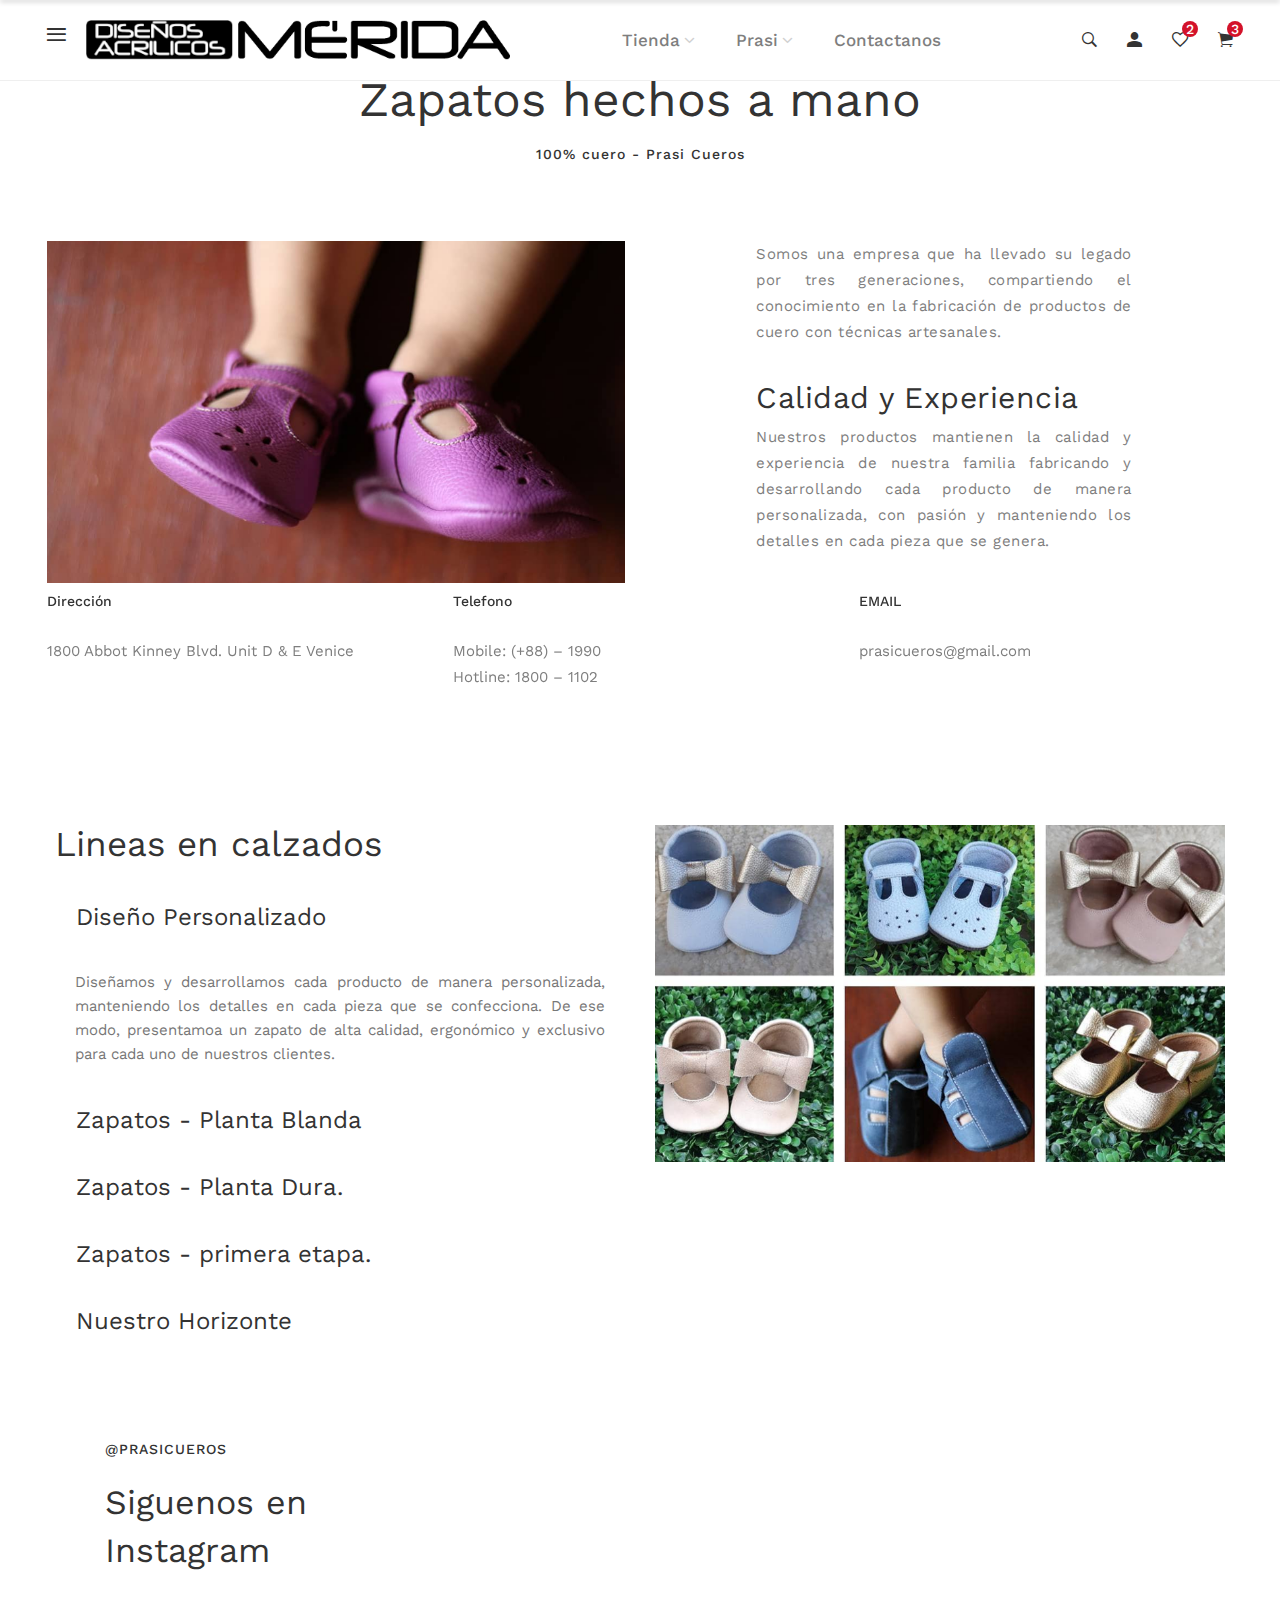
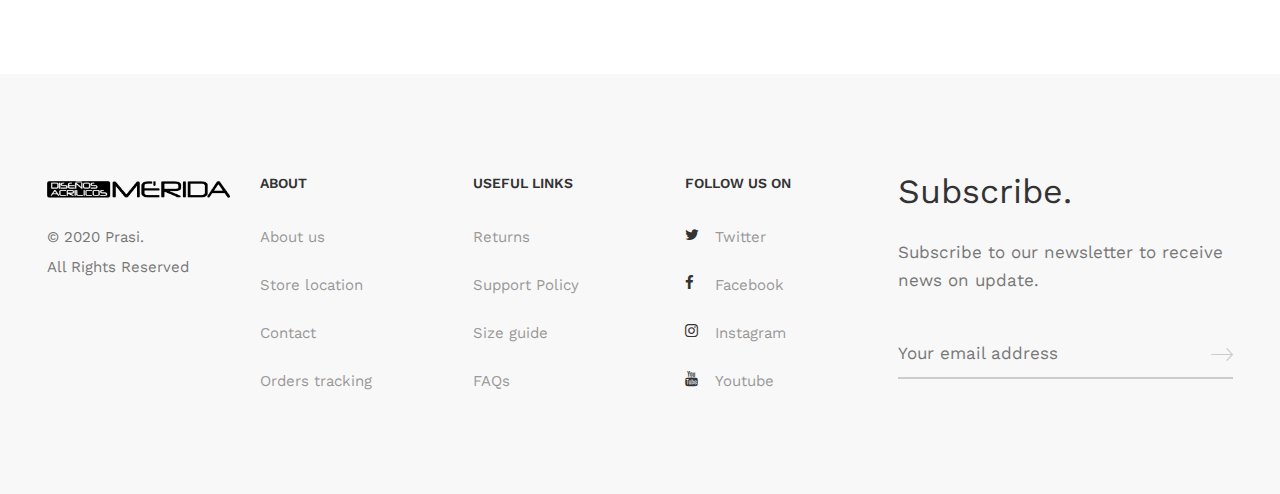
<file: about-us-2.html>
<!DOCTYPE html>
<html class="no-js" lang="zxx">

<head>
	<meta charset="utf-8">
	<meta http-equiv="X-UA-Compatible" content="IE=edge">
	<title>Prasi - Nosotros</title>
	<meta name="description" content="">
	<meta name="viewport" content="width=device-width, initial-scale=1">
	<!-- Favicon -->
	<link rel="icon" href="assets/images/favicon.ico">

	<!-- CSS
	============================================ -->
	<!-- Bootstrap CSS -->
	<link href="assets/css/bootstrap.min.css" rel="stylesheet">

	<!-- FontAwesome CSS -->
	<link href="assets/css/font-awesome.min.css" rel="stylesheet">

	<!-- Ionicons CSS -->
	<link href="assets/css/ionicons.min.css" rel="stylesheet">

	<!-- Themify CSS -->
	<link href="assets/css/themify-icons.css" rel="stylesheet">

	<!-- Plugins CSS -->
	<link href="assets/css/plugins.css" rel="stylesheet">

	<!-- Helper CSS -->
	<link href="assets/css/helper.css" rel="stylesheet">

	<!-- Main CSS -->
	<link href="assets/css/main.css" rel="stylesheet">

	<!-- Modernizer JS -->
	<script src="assets/js/vendor/modernizr-2.8.3.min.js"></script>

</head>

<body>

	
	<!--=============================================
	=            Header offcanvas about         =
	=============================================-->
	
		
	<header class="header header-offcanvas-about header-sticky">
		
		<!--=======  header bottom  =======-->
		
		<div class="header-bottom pt-md-40 pb-md-40 pt-sm-40 pb-sm-40">
			<div class="container wide">

					<!--=======  header bottom container  =======-->
					
					<div class="header-bottom-container">
						
						<!--=======  logo with off canvas  =======-->
						
						<div class="logo-with-offcanvas d-flex">
	
							<!--=======  offcanvas about icon  =======-->
							
							<div class="offcanvas-about-icon mr-20 d-none d-lg-block">
								<a href="javascript:void(0)" id="offcanvas-about-icon">
									<i class="ion-navicon"></i>
								</a>
							</div>
							
							<!--=======  End of offcanvas about icon  =======-->
		
							<!--=======  logo   =======-->
							
							<div class="logo">
								<a href="index.html">
									<img src="assets/images/logo.png" class="img-fluid" alt="">
								</a>
							</div>
							
							<!--=======  End of logo   =======-->
						</div>
						
						<!--=======  End of logo with off canvas  =======-->
	
						<!--=======  header bottom navigation  =======-->
						
						<div class="header-bottom-navigation">
								<div class="site-main-nav d-none d-lg-block">
									<nav class="site-nav center-menu">
										<ul>
											<li class="menu-item-has-children"><a href="shop-left-sidebar.html">Tienda</a>
												<ul class="sub-menu single-column-menu">
                                                    <li><a href="element-recent-products.html">Nueva Coleccion</a></li>
                                                    <li><a href="shop-left-sidebar.html">Botas y Botines</a></li>
                                                    <li><a href="shop-left-sidebar.html">Zapatos</a></li>
                                                    <li><a href="shop-left-sidebar.html">Mocs</a></li>
                                                </ul>
                                            </li>
											<li class="menu-item-has-children"><a href="javascript:void(0)">Prasi</a>
                                                <ul class="sub-menu single-column-menu">
                                                    <li><a href="about-us-2.html">Quienes somos</a></li>
                                                    <li><a href="faq.html">Tabla de tallas</a></li>
                                                    <li><a href="shop-order-tracking.html">Devoluciones</a></li>
                                                </ul>
                                            </li>
											<li><a href="contact-us.html">Contactanos</a></li>
										</ul>
									</nav>
								</div>
						</div>
						
						<!--=======  End of header bottom navigation  =======-->

						<!--=======  headeer right container  =======-->
						
						<div class="header-right-container">

							<!--=======  header right icons  =======-->
							
							<div class="header-right-icons d-flex justify-content-end align-items-center h-100">
								<!--=======  single-icon  =======-->
								
								<div class="single-icon search">
									<a href="javascript:void(0)" id="search-icon">
										<i class="ion-ios-search-strong"></i>
									</a>
								</div>
								
								<!--=======  End of single-icon  =======-->
								<!--=======  single-icon  =======-->
								
								<div class="single-icon user-login">
									<a href="shop-customer-login.html">
										<i class="ion-android-person"></i>
									</a>
								</div>
								
								<!--=======  End of single-icon  =======-->
								<!--=======  single-icon  =======-->
								
								<div class="single-icon wishlist">
									<a href="javascript:void(0)" id="offcanvas-wishlist-icon">
										<i class="ion-android-favorite-outline"></i>
										<span class="count">2</span>
									</a>
								</div>
								
								<!--=======  End of single-icon  =======-->
								<!--=======  single-icon  =======-->
								
								<div class="single-icon cart">
									<a href="javascript:void(0)" id="offcanvas-cart-icon">
										<i class="ion-ios-cart"></i>
										<span class="count">3</span>
									</a>
								</div>
								<!--=======  End of single-icon  =======-->
							</div>
							<!--=======  End of header right icons  =======-->
		
						</div>
						
						<!--=======  End of headeer right container  =======-->
						
						
					</div>
					
					<!--=======  End of header bottom container  =======-->
					
					<!-- Mobile Navigation Start Here -->

					<div class="site-mobile-navigation d-block d-lg-none">
						<div id="dl-menu" class="dl-menuwrapper site-mobile-nav">
							<!--Site Mobile Menu Toggle Start-->
							<button class="dl-trigger hamburger hamburger--spin">
								<span class="hamburger-box">
									<span class="hamburger-inner"></span>
								</span>
							</button><!--Site Mobile Menu Toggle End-->
							<ul class="dl-menu dl-menu-toggle">
								
								<li><a href="#">Tienda</a>
									<ul class="dl-submenu">
										<li><a href="element-recent-products.html">Nueva Coleccion</a></li>
                                        <li><a href="shop-left-sidebar.html">Botas y Botines</a></li>
                                        <li><a href="shop-left-sidebar.html">Zapatos</a></li>
                                        <li><a href="shop-left-sidebar.html">Mocs</a></li>
									</ul>
								</li>
								
								<li><a href="#">Prasi</a>
									<ul class="dl-submenu">
										<li><a href="about-us-2.html">Quienes somos</a></li>
                                        <li><a href="faq.html">Tabla de tallas</a></li>
                                        <li><a href="shop-order-tracking.html">Devoluciones</a></li>
									</ul>
								</li>
								<li><a href="contact-us.html">Contactanos</a></li>
							</ul>
						</div>
					</div>
					<!-- Mobile Navigation End Here -->
					
						
			</div>
		</div>
	
		<!--=======  End of header bottom  =======-->
	</header>
	
	<!--===== End of Header offcanvas about ======-->

    

    <!--=============================================
	=            section title  container      =
	=============================================-->
	
	<div class="section-title-container mb-80">
        <div class="container">
            <div class="row">
                <div class="col-lg-8 offset-lg-2">
                    <!--=======  section title  =======-->
                    
                    <div class="section-title section-title--one text-center">
                        
                        <h1>Zapatos hechos a mano</h1>
                        <p class="subtitle subtitle--deep mb-0">100% cuero - Prasi Cueros</p>
                    </div>
                    
                    <!--=======  End of section title  =======-->
                </div>
            </div>
        </div>
    </div>
    
    <!--=====  End of section title container ======-->

    <!--=============================================
    =            about us page content         =
    =============================================-->
    
    <div class="about-page-content mb-100 mb-sm-45">
        <div class="container wide">
            
            <div class="row">

                <div class="col-lg-6 mb-md-50 mb-sm-50">
                    <!--=======  about page 2 image  =======-->
                    
                    <div class="about-page-2-image">
                        <img src="assets/images/backgrounds/image-about-us.png" class="img-fluid" alt="">
                    </div>
                    
                    <!--=======  End of about page 2 image  =======-->
                </div>

                <div class="offset-xl-1 col-xl-4 col-lg-6 col-md-6 mb-sm-50">

                    <div class="about-page-text">
                        <p class=" mb-35" align="justify">Somos una empresa que ha llevado su legado por tres generaciones, compartiendo el conocimiento en la fabricación de productos de cuero con técnicas artesanales. </p>

                        
							<h2> Calidad y Experiencia</h2>
						<p class="mb-35" align="justify"> 
							Nuestros productos mantienen la calidad y experiencia de nuestra familia fabricando y desarrollando cada producto de manera personalizada, con pasión y manteniendo los detalles en cada pieza que se genera.
						</p>
                    </div>
                </div>
                <div class="col-lg-12 mb-md-50 mb-sm-50"> 
	                <div class="row">
						<div class="col-lg-12">
							<!--=======  testmonial slider container  =======-->
							
							<div class="Prasi-slick-slider multi-testimonial-slider-container"
							data-slick-setting='{
								"slidesToShow": 3,
								"arrows": true,
								"autoplay": false,
								"autoplaySpeed": 5000,
								"speed": 1000,
								"prevArrow": {"buttonClass": "slick-prev", "iconClass": "ti-angle-left" },
								"nextArrow": {"buttonClass": "slick-next", "iconClass": "ti-angle-right" }
							}'
							data-slick-responsive='[
								{"breakpoint":1501, "settings": {"slidesToShow": 3} },
								{"breakpoint":1199, "settings": {"slidesToShow": 3} },
								{"breakpoint":991, "settings": {"slidesToShow": 2, "arrows": false} },
								{"breakpoint":767, "settings": {"slidesToShow": 1, "arrows": false} },
								{"breakpoint":575, "settings": {"slidesToShow": 1, "arrows": false} },
								{"breakpoint":479, "settings": {"slidesToShow": 1, "arrows": false} }
							]'
							>
								
								<!--=======  single testimonial  =======-->
								
								<div class="col">
									<div class="testimonial-item multi-testimonial-single-item">
										<div class="Prasi-widget Prasi-widget--about mb-35">
					                    <h2 class="widget-title mb-25">Dirección</h2>
					                    <p class="widget-content">1800 Abbot Kinney Blvd. Unit D & E Venice</p>
			                			</div>
									</div>
								</div>
								
								<!--=======  End of single testimonial  =======-->

								<!--=======  single testimonial  =======-->
								
								<div class="col">
									<div class="testimonial-item multi-testimonial-single-item">
										 <div class="Prasi-widget Prasi-widget--about mb-35">
					                        <h2 class="widget-title mb-25">Telefono</h2>
					                        <p class="widget-content">Mobile: (+88) – 1990</p>
					                        <p class="widget-content">Hotline: 1800 – 1102</p>
					                    </div>
									</div>
								</div>
								
								<!--=======  End of single testimonial  =======-->
								
								<!--=======  single testimonial  =======-->
								
								<div class="col">
									<div class="testimonial-item multi-testimonial-single-item">
										<div class="Prasi-widget Prasi-widget--about">
				                        <h2 class="widget-title mb-25">EMAIL</h2>
				                        <p class="widget-content">prasicueros@gmail.com</p>
				                    </div>
									</div>
								</div>
								
								<!--=======  End of single testimonial  =======-->

								

							</div>
							
							<!--=======  End of testmonial slider container  =======-->
						</div>
					</div>
                </div>
            </div>
        </div>
    </div>
    
    <!--=====  End of about us page content  ======-->

    <div class="faq-area mb-80">
		<div class="container">
			<div class="row">
				<div class="col-lg-6 mb-md-60 mb-sm-60">

					<!--=======  single faq  =======-->
					
					<div class="single-faq">
						<h2 class="faq-title mb-20">Lineas en calzados</h2>
						<div class="accordion" id="shippingInfo">
							<div class="card">
								<div class="card-header" id="headingOne">
									<h5 class="mb-0">
										<button class="btn btn-link" data-toggle="collapse" data-target="#collapseOne"
											aria-expanded="true" aria-controls="collapseOne">
											Diseño Personalizado 
										</button>
									</h5>
								</div>

								<div id="collapseOne" class="collapse show" aria-labelledby="headingOne"
									data-parent="#shippingInfo">
									<div class="card-body">
										<p align="justify">Diseñamos y desarrollamos cada producto de manera personalizada, manteniendo los detalles en cada pieza que se confecciona. De ese modo,  presentamoa un zapato de alta calidad, ergonómico y exclusivo para cada uno de nuestros clientes.</p>
									</div>
								</div>
							</div>
							<div class="card">
								<div class="card-header" id="headingTwo">
									<h5 class="mb-0">
										<button class="btn btn-link collapsed" data-toggle="collapse"
											data-target="#collapseTwo" aria-expanded="false"
											aria-controls="collapseTwo">
											Zapatos - Planta Blanda
										</button>
									</h5>
								</div>
								<div id="collapseTwo" class="collapse" aria-labelledby="headingTwo"
									data-parent="#shippingInfo">
									<div class="card-body">
										<p align="justify">Ergonómicos de planta blanda. Nos permiten imitar el pie descalzo pero sin dejar de mantenerlo protegido.</p>
									</div>
								</div>
							</div>
							<div class="card">
								<div class="card-header" id="headingThree">
									<h5 class="mb-0">
										<button class="btn btn-link collapsed" data-toggle="collapse"
											data-target="#collapseThree" aria-expanded="false"
											aria-controls="collapseThree">
											Zapatos - Planta Dura.
										</button>
									</h5>
								</div>
								<div id="collapseThree" class="collapse" aria-labelledby="headingThree"
									data-parent="#shippingInfo">
									<div class="card-body">
										<p>Garatizamos la estabilidad que requieren los niños al caminar, estamos paso a paso en el caminar de los niños.</p>
									</div>
								</div>
							</div>
							<div class="card">
								<div class="card-header" id="headingFour">
									<h5 class="mb-0">
										<button class="btn btn-link collapsed" data-toggle="collapse"
											data-target="#collapseFour" aria-expanded="false"
											aria-controls="collapseFour">
											Zapatos - primera etapa.
										</button>
									</h5>
								</div>
								<div id="collapseFour" class="collapse" aria-labelledby="headingFour"
									data-parent="#shippingInfo">
									<div class="card-body">
										<p align="justify">Queremos acompañar a los pequeños desde la primera estapa.<br>
										– Pre gateo<br>
										– Gateo<br>
										– Primeros pasos<br>
										</p>
									</div>
								</div>
							</div>
							<div class="card">
								<div class="card-header" id="headingFour">
									<h5 class="mb-0">
										<button class="btn btn-link collapsed" data-toggle="collapse"
											data-target="#collapseFour" aria-expanded="false"
											aria-controls="collapseFour">
											Nuestro Horizonte
										</button>
									</h5>
								</div>
								<div id="collapseFour" class="collapse" aria-labelledby="headingFour"
									data-parent="#shippingInfo">
									<div class="card-body">
										<p align="justify">Queremos destacar entre las marcas de calzado a nivel nacional e internacional, proyección que pretendemos alcanzar dentro de los próximos 5 años, mediante la incorporación de una nueva línea de calzados para mamás y papás como complemento al de niños.
										</p>
									</div>
								</div>
							</div>
						</div>
					</div>
					
					<!--=======  End of single faq  =======-->

				</div>
				<div class="col-lg-6 mb-md-50 mb-sm-50">
                    <!--=======  about page 2 image  =======-->
                    
                    <div class="about-page-2-image">
                        <img src="assets/images/backgrounds/image-about-us1.png" class="img-fluid" alt="">
                    </div>
                    
                    <!--=======  End of about page 2 image  =======-->
                </div>
				
			</div>
		</div>
	</div>


    <!--=============================================
	=            instagram slider area         =
	=============================================-->
	
	<div class="instagram-slider-area mb-100">
        <div class="container">
            <div class="row align-items-center">
                <div class="col-lg-4 order-1 ">
                    <!--=======  instagram intro  =======-->
                    
                    <div class="instagram-section-intro pl-50 pl-lg-50 pl-md-0 pl-sm-0 pl-xs-0 pl-xxs-0 mb-0 mb-lg-0 mb-md-50 mb-sm-50 mb-xs-50 mb-xxs-50">
                        <p><a href="about-us-2.html#">@prasicueros</a></p>
                        <h3>Siguenos en Instagram</h3>
                    </div>
                    
                    <!--=======  End of instagram intro  =======-->
                </div>
                <div class="col-lg-8 order-2">
                    <!--=============================================
                    =            instagram image slider         =
                    =============================================-->
                    
                    <div class="instagram-image-slider-area">
                        <!--=======  instagram image container  =======-->
                        
                        <div class="instagram-image-slider-container">
                            <div class="instagram-feed-thumb">
                                <div id="instafeed" class="instagram-carousel" data-userid="6665768655"
                                    data-accesstoken="6665768655.1677ed0.313e6c96807c45d8900b4f680650dee5">
                                </div>
                            </div>
                        </div>
                        
                        <!--=======  End of instagram image container  =======-->
                    </div>
                        
                    <!--=====  End of instagram image slider  ======-->
                </div>
            </div>
        </div>
    </div>
    
    <!--=====  End of instagram slider area  ======-->

    
    
    <!--=============================================
    =            about us video content         =
    =============================================-->
    
    <!-- <div class="about-video-content mb-45">
        <div class="container wide">
            <div class="row">
                <div class="col-lg-12"> -->
                    <!--=======  about video area  =======-->
                    
                    <!-- <div class="about-video-bg-area about-video-bg-1 pt-300 pb-300 pt-sm-200 pb-sm-200  pt-xs-150 pb-xs-150  mb-50">
                      -->
                        
                        <!--=======  End of floating-text left  =======-->
                        <!-- <div class="play-icon text-center mb-40">
                            <a href="https://www.youtube.com/watch?v=feOScd2HdiU" class="popup-video">
                                <img src="assets/images/icons/icon-play-100x100.png" class="img-fluid" alt="">
                            </a>
                        </div>
                        <h1>OUR STORY</h1>

                    </div> -->
                    
                    <!--=======  End of about video area  =======-->
            <!--     </div>
            </div>
        </div>
    </div> --> 
    
    <!--=====  End of about us video content  ======-->



	<!--=============================================
	=            footer area         =
	=============================================-->
	
	<div class="footer-container footer-one pt-100 pb-50">
		<div class="container wide">
			<div class="row">
				<div class="col footer-single-widget">
					<!--=======  copyright text  =======-->
						<!--=======  logo  =======-->
						
						<div class="logo">
							<img src="assets/images/logo.png" class="img-fluid" alt="">
						</div>
						
						<!--=======  End of logo  =======-->

						<!--=======  copyright text  =======-->
						
						<div class="copyright-text">
							<p> &copy; 2020 Prasi.  <span>All Rights Reserved</span></p>
						</div>
						
						<!--=======  End of copyright text  =======-->
					
					<!--=======  End of copyright text  =======-->
				</div>
				<div class="col footer-single-widget">
					<!--=======  single widget  =======-->
						<h5 class="widget-title">ABOUT</h5>

						<!--=======  footer navigation container  =======-->
						
						<div class="footer-nav-container">
							<nav>
								<ul>
									<li><a href="about-us-2.html#">About us</a></li>
									<li><a href="about-us-2.html#">Store location</a></li>
									<li><a href="about-us-2.html#">Contact</a></li>
									<li><a href="about-us-2.html#">Orders tracking</a></li>
								</ul>
							</nav>
						</div>
						
						<!--=======  End of footer navigation container  =======-->
					
					<!--=======  single widget  =======-->
				</div>
				<div class="col footer-single-widget">
					<!--=======  single widget  =======-->
						<h5 class="widget-title">USEFUL LINKS</h5>

						<!--=======  footer navigation container  =======-->
						
						<div class="footer-nav-container">
							<nav>
								<ul>
									<li><a href="about-us-2.html#">Returns</a></li>
									<li><a href="about-us-2.html#">Support Policy</a></li>
									<li><a href="about-us-2.html#">Size guide</a></li>
									<li><a href="about-us-2.html#">FAQs</a></li>
								</ul>
							</nav>
						</div>
						
						<!--=======  End of footer navigation container  =======-->
					
					<!--=======  single widget  =======-->
				</div>

				<div class="col footer-single-widget">
					<!--=======  single widget  =======-->
						<h5 class="widget-title">FOLLOW US ON</h5>

						<!--=======  footer navigation container  =======-->
						
						<div class="footer-nav-container footer-social-links">
							<nav>
								<ul>
									<li><a href="https://twitter.com/"><i class="fa fa-twitter"></i> Twitter</a></li>
									<li><a href="https://facebook.com/"> <i class="fa fa-facebook"></i> Facebook</a></li>
									<li><a href="https://instagram.com/"><i class="fa fa-instagram"></i> Instagram</a></li>
									<li><a href="https://youtube.com/"> <i class="fa fa-youtube"></i> Youtube</a></li>
								</ul>
							</nav>
						</div>
						
						<!--=======  End of footer navigation container  =======-->
						
					
					<!--=======  single widget  =======-->
				</div>
				<div class="col footer-single-widget">
					<!--=======  single widget  =======-->
							
					<div class="footer-subscription-widget">
						<h2 class="footer-subscription-title">Subscribe.</h2>
						<p class="subscription-subtitle">Subscribe to our newsletter to receive news on update.</p>

						<!--=======  subscription form  =======-->
						
						<div class="subscription-form">
							<form id="mc-form" class="mc-form">
								<input type="email" placeholder="Your email address" required>
								<button type="submit"><i class="ion-ios-arrow-thin-right"></i></button>
							</form>
						</div>
						
						<!--=======  End of subscription form  =======-->

						<!-- mailchimp-alerts Start -->

						<div class="mailchimp-alerts">
							<div class="mailchimp-submitting"></div><!-- mailchimp-submitting end -->
							<div class="mailchimp-success"></div><!-- mailchimp-success end -->
							<div class="mailchimp-error"></div><!-- mailchimp-error end -->
						</div><!-- mailchimp-alerts end -->

					</div>
					
					<!--=======  End of single widget  =======-->
				</div>
			</div>
		</div>
	</div>
	
	<!--=====  End of footer area  ======-->

	<!--=============================================
	=            overlay items         =
	=============================================-->
	
	<!--=======  about overlay  =======-->
	
	<div class="header-offcanvas about-overlay" id="about-overlay">
		<div class="overlay-close inactive"></div>
		<div class="overlay-content">

			<!--=======  close icon  =======-->
			
			<span class="close-icon" id="about-close-icon">
				<a href="javascript:void(0)">
					<i class="ti-close"></i>
				</a>
			</span>
			
			<!--=======  End of close icon  =======-->

			<!--=======  overlay content container  =======-->
			
			<div class="overlay-content-container d-flex flex-column justify-content-between h-100">
				<!--=======  widget wrapper  =======-->

				<div class="widget-wrapper">
					<!--=======  single widget  =======-->
					
					<div class="single-widget">
						<h2 class="widget-title">About Us</h2>
						<p>At Prasi, we put a strong emphasis on simplicity, quality and usefulness of fashion products over other factors. Our fashion items never get outdated. They are not short-lived as normal fashion clothes.</p>
					</div>
					
					<!--=======  End of single widget  =======-->
				</div>
			
				<!--=======  End of widget wrapper  =======-->
	
				<!--=======  contact widget  =======-->
				
				<div class="contact-widget">
					<p class="email"><a href="mailto:contact@Prasi.com">contact@Prasi.com</a></p>
					<p class="phone">(+00) 123 567990</p>
	
					<div class="social-icons">
						<ul>
							<li><a href="https://www.twitter.com/" data-tippy="Twitter" data-tippy-inertia="true" data-tippy-animation="shift-away" data-tippy-delay="50" data-tippy-arrow="true" data-tippy-theme = "sharpborder" target="_blank"><i class="fa fa-twitter"></i></a></li>
							<li><a href="https://www.facebook.com/" data-tippy="Facebook" data-tippy-inertia="true" data-tippy-animation="shift-away" data-tippy-delay="50" data-tippy-arrow="true" data-tippy-theme = "sharpborder"  target="_blank"><i class="fa fa-facebook"></i></a></li>
							<li><a href="https://www.instagram.com/" data-tippy="Instagram" data-tippy-inertia="true" data-tippy-animation="shift-away" data-tippy-delay="50" data-tippy-arrow="true" data-tippy-theme = "sharpborder" target="_blank"><i class="fa fa-instagram"></i></a></li>
							<li><a href="https://www.youtube.com/" data-tippy="Youtube" data-tippy-inertia="true" data-tippy-animation="shift-away" data-tippy-delay="50" data-tippy-arrow="true" data-tippy-theme = "sharpborder" target="_blank"><i class="fa fa-youtube-play"></i></a></li>
						</ul>
					</div>
				</div>
				
				<!--=======  End of contact widget  =======-->
			</div>
			
			<!--=======  End of overlay content container  =======-->
		</div>
	</div>
	
	<!--=======  End of about overlay  =======-->

	<!--=======  wishlist overlay  =======-->
	
	<div class="wishlist-overlay" id="wishlist-overlay">
		<div class="wishlist-overlay-close inactive"></div>
		<div class="wishlist-overlay-content">
			<!--=======  close icon  =======-->
			
			<span class="close-icon" id="wishlist-close-icon">
				<a href="javascript:void(0)">
					<i class="ion-android-close"></i>
				</a>
			</span>
			
			<!--=======  End of close icon  =======-->

			<!--=======  offcanvas wishlist content container  =======-->
			
			<div class="offcanvas-cart-content-container">
				<h3 class="cart-title">Wishlist</h3>

				<div class="cart-product-wrapper">
					<div class="cart-product-container  ps-scroll">
						<!--=======  single cart product  =======-->
						
						<div class="single-cart-product">
							<span class="cart-close-icon">
								<a href="about-us-2.html#"><i class="ti-close"></i></a>
							</span>
							<div class="image">
								<a href="shop-product-basic.html">
									<img src="assets/images/cart-product-image/01.jpg" class="img-fluid" alt="">
								</a>
							</div>
							<div class="content">
								<h5><a href="shop-product-basic.html">Dark Brown Leather Watch</a></h5>
								<p><span class="main-price discounted">$200.00</span> <span class="discounted-price">$180.00</span></p>
								
							</div>
						</div>
						
						<!--=======  End of single cart product  =======-->
						<!--=======  single cart product  =======-->
						
						<div class="single-cart-product">
							<span class="cart-close-icon">
								<a href="about-us-2.html#"><i class="ti-close"></i></a>
							</span>
							<div class="image">
								<a href="shop-product-basic.html">
									<img src="assets/images/cart-product-image/02.jpg" class="img-fluid" alt="">
								</a>
							</div>
							<div class="content">
								<h5><a href="shop-product-basic.html">Dining Chair</a></h5>
								<p><span class="main-price discounted">$300.00</span> <span class="discounted-price">$220.00</span></p>
								
							</div>
						</div>
						
						<!--=======  End of single cart product  =======-->
						<!--=======  single cart product  =======-->
						
						<div class="single-cart-product">
							<span class="cart-close-icon">
								<a href="about-us-2.html#"><i class="ti-close"></i></a>
							</span>
							<div class="image">
								<a href="shop-product-basic.html">
									<img src="assets/images/cart-product-image/03.jpg" class="img-fluid" alt="">
								</a>
							</div>
							<div class="content">
								<h5><a href="shop-product-basic.html">Creative Wooden Stand</a></h5>
								<p><span class="main-price discounted">$100.00</span> <span class="discounted-price">$80.00</span></p>
								
							</div>
						</div>
						
						<!--=======  End of single cart product  =======-->
						<!--=======  single cart product  =======-->
						
						<div class="single-cart-product">
							<span class="cart-close-icon">
								<a href="about-us-2.html#"><i class="ti-close"></i></a>
							</span>
							<div class="image">
								<a href="shop-product-basic.html">
									<img src="assets/images/cart-product-image/01.jpg" class="img-fluid" alt="">
								</a>
							</div>
							<div class="content">
								<h5><a href="shop-product-basic.html">Dark Brown Leather Watch</a></h5>
								<p><span class="main-price discounted">$200.00</span> <span class="discounted-price">$180.00</span></p>
								
							</div>
						</div>
						
						<!--=======  End of single cart product  =======-->
						<!--=======  single cart product  =======-->
						
						<div class="single-cart-product">
							<span class="cart-close-icon">
								<a href="about-us-2.html#"><i class="ti-close"></i></a>
							</span>
							<div class="image">
								<a href="shop-product-basic.html">
									<img src="assets/images/cart-product-image/02.jpg" class="img-fluid" alt="">
								</a>
							</div>
							<div class="content">
								<h5><a href="shop-product-basic.html">Creative Wooden Stand</a></h5>
								<p><span class="main-price discounted">$200.00</span> <span class="discounted-price">$180.00</span></p>
								
							</div>
						</div>
						
						<!--=======  End of single cart product  =======-->
					</div>

					<!--=======  cart buttons  =======-->
					
					<div class="cart-buttons">
						<a href="shop-wishlist.html">view wishlist</a>
					</div>
					
					<!--=======  End of cart buttons  =======-->
				</div>
			</div>
			
			<!--=======  End of offcanvas wishlist content container   =======-->
		</div>
	</div>
	
	<!--=======  End of wishlist overlay  =======-->

	<!--=======  cart overlay  =======-->
	
	<div class="cart-overlay" id="cart-overlay">
		<div class="cart-overlay-close inactive"></div>
		<div class="cart-overlay-content">
			<!--=======  close icon  =======-->
			
			<span class="close-icon" id="cart-close-icon">
				<a href="javascript:void(0)">
					<i class="ion-android-close"></i>
				</a>
			</span>
			
			<!--=======  End of close icon  =======-->

			<!--=======  offcanvas cart content container  =======-->
			
			<div class="offcanvas-cart-content-container">
				<h3 class="cart-title">Cart</h3>

				<div class="cart-product-wrapper">
					<div class="cart-product-container ps-scroll">
						<!--=======  single cart product  =======-->
						
						<div class="single-cart-product">
							<span class="cart-close-icon">
								<a href="about-us-2.html#"><i class="ti-close"></i></a>
							</span>
							<div class="image">
								<a href="shop-product-basic.html">
									<img src="assets/images/cart-product-image/01.jpg" class="img-fluid" alt="">
								</a>
							</div>
							<div class="content">
								<h5><a href="shop-product-basic.html">Dark Brown Leather Watch</a></h5>
								<p><span class="cart-count">2 x </span> <span class="discounted-price">$180.00</span></p>
								
							</div>
						</div>
						
						<!--=======  End of single cart product  =======-->
						<!--=======  single cart product  =======-->
						
						<div class="single-cart-product">
							<span class="cart-close-icon">
								<a href="about-us-2.html#"><i class="ti-close"></i></a>
							</span>
							<div class="image">
								<a href="shop-product-basic.html">
									<img src="assets/images/cart-product-image/02.jpg" class="img-fluid" alt="">
								</a>
							</div>
							<div class="content">
								<h5><a href="shop-product-basic.html">Dining Chair</a></h5>
								<p><span class="cart-count">2 x </span> <span class="discounted-price">$220.00</span></p>
								
							</div>
						</div>
						
						<!--=======  End of single cart product  =======-->
						<!--=======  single cart product  =======-->
						
						<div class="single-cart-product">
							<span class="cart-close-icon">
								<a href="about-us-2.html#"><i class="ti-close"></i></a>
							</span>
							<div class="image">
								<a href="shop-product-basic.html">
									<img src="assets/images/cart-product-image/03.jpg" class="img-fluid" alt="">
								</a>
							</div>
							<div class="content">
								<h5><a href="shop-product-basic.html">Creative Wooden Stand</a></h5>
								<p><span class="cart-count">2 x </span> <span class="discounted-price">$80.00</span></p>
								
							</div>
						</div>
						
						<!--=======  End of single cart product  =======-->
						<!--=======  single cart product  =======-->
						
						<div class="single-cart-product">
							<span class="cart-close-icon">
								<a href="about-us-2.html#"><i class="ti-close"></i></a>
							</span>
							<div class="image">
								<a href="shop-product-basic.html">
									<img src="assets/images/cart-product-image/01.jpg" class="img-fluid" alt="">
								</a>
							</div>
							<div class="content">
								<h5><a href="shop-product-basic.html">Dark Brown Leather Watch</a></h5>
								<p><span class="cart-count">2 x </span> <span class="discounted-price">$180.00</span></p>
								
							</div>
						</div>
						
						<!--=======  End of single cart product  =======-->
						<!--=======  single cart product  =======-->
						
						<div class="single-cart-product">
							<span class="cart-close-icon">
								<a href="about-us-2.html#"><i class="ti-close"></i></a>
							</span>
							<div class="image">
								<a href="shop-product-basic.html">
									<img src="assets/images/cart-product-image/02.jpg" class="img-fluid" alt="">
								</a>
							</div>
							<div class="content">
								<h5><a href="shop-product-basic.html">Creative Wooden Stand</a></h5>
								<p><span class="cart-count">2 x </span> <span class="discounted-price">$180.00</span></p>
								
							</div>
						</div>
						
						<!--=======  End of single cart product  =======-->
					</div>

					<!--=======  subtotal calculation  =======-->
					
					<p class="cart-subtotal">
						<span class="subtotal-title">Subtotal:</span>
						<span class="subtotal-amount">$200.00</span>
					</p>
					
					<!--=======  End of subtotal calculation  =======-->

					<!--=======  cart buttons  =======-->
					
					<div class="cart-buttons">
						<a href="shop-cart.html">view cart</a>
						<a href="shop-checkout.html">checkout</a>
					</div>
					
					<!--=======  End of cart buttons  =======-->

					<!--=======  free shipping text  =======-->
					
					<p class="free-shipping-text">
							Free Shipping on All Orders Over $100!
					</p>
					
					<!--=======  End of free shipping text  =======-->
				</div>
			</div>
				
				<!--=======  End of offcanvas cart content container   =======-->
		</div>
	</div>
	
	<!--=======  End of cart overlay  =======-->


	<!--=======  search overlay  =======-->
	
	<div class="search-overlay" id="search-overlay">
		
		<!--=======  close icon  =======-->
		
		<span class="close-icon search-close-icon">
			<a href="javascript:void(0)"  id="search-close-icon">
				<i class="ti-close"></i>
			</a>
		</span>
		
		<!--=======  End of close icon  =======-->

		<!--=======  search overlay content  =======-->
		
		<div class="search-overlay-content">
			<div class="input-box">
				<form action="index.html">
					<input type="search" placeholder="Search Products...">
				</form>
			</div>
			<div class="search-hint">
				<span># Hit enter to search or ESC to close</span>
			</div>
		</div>
		
		<!--=======  End of search overlay content  =======-->
	</div>
	
	<!--=======  End of search overlay  =======-->
	
	<!--=====  End of overlay items  ======-->

	<!-- scroll to top  -->
	<a href="about-us-2.html#" class="scroll-top"></a>
	<!-- end of scroll to top -->

	<!-- JS
	============================================ -->
	<!-- jQuery JS -->
	<script src="assets/js/vendor/jquery.min.js"></script>

	<!-- Popper JS -->
	<script src="assets/js/popper.min.js"></script>

	<!-- Bootstrap JS -->
	<script src="assets/js/bootstrap.min.js"></script>

	<!-- Plugins JS -->
	<script src="assets/js/plugins.js"></script>

	<!-- Main JS -->
	<script src="assets/js/main.js"></script>

</body>

</html>
</file>
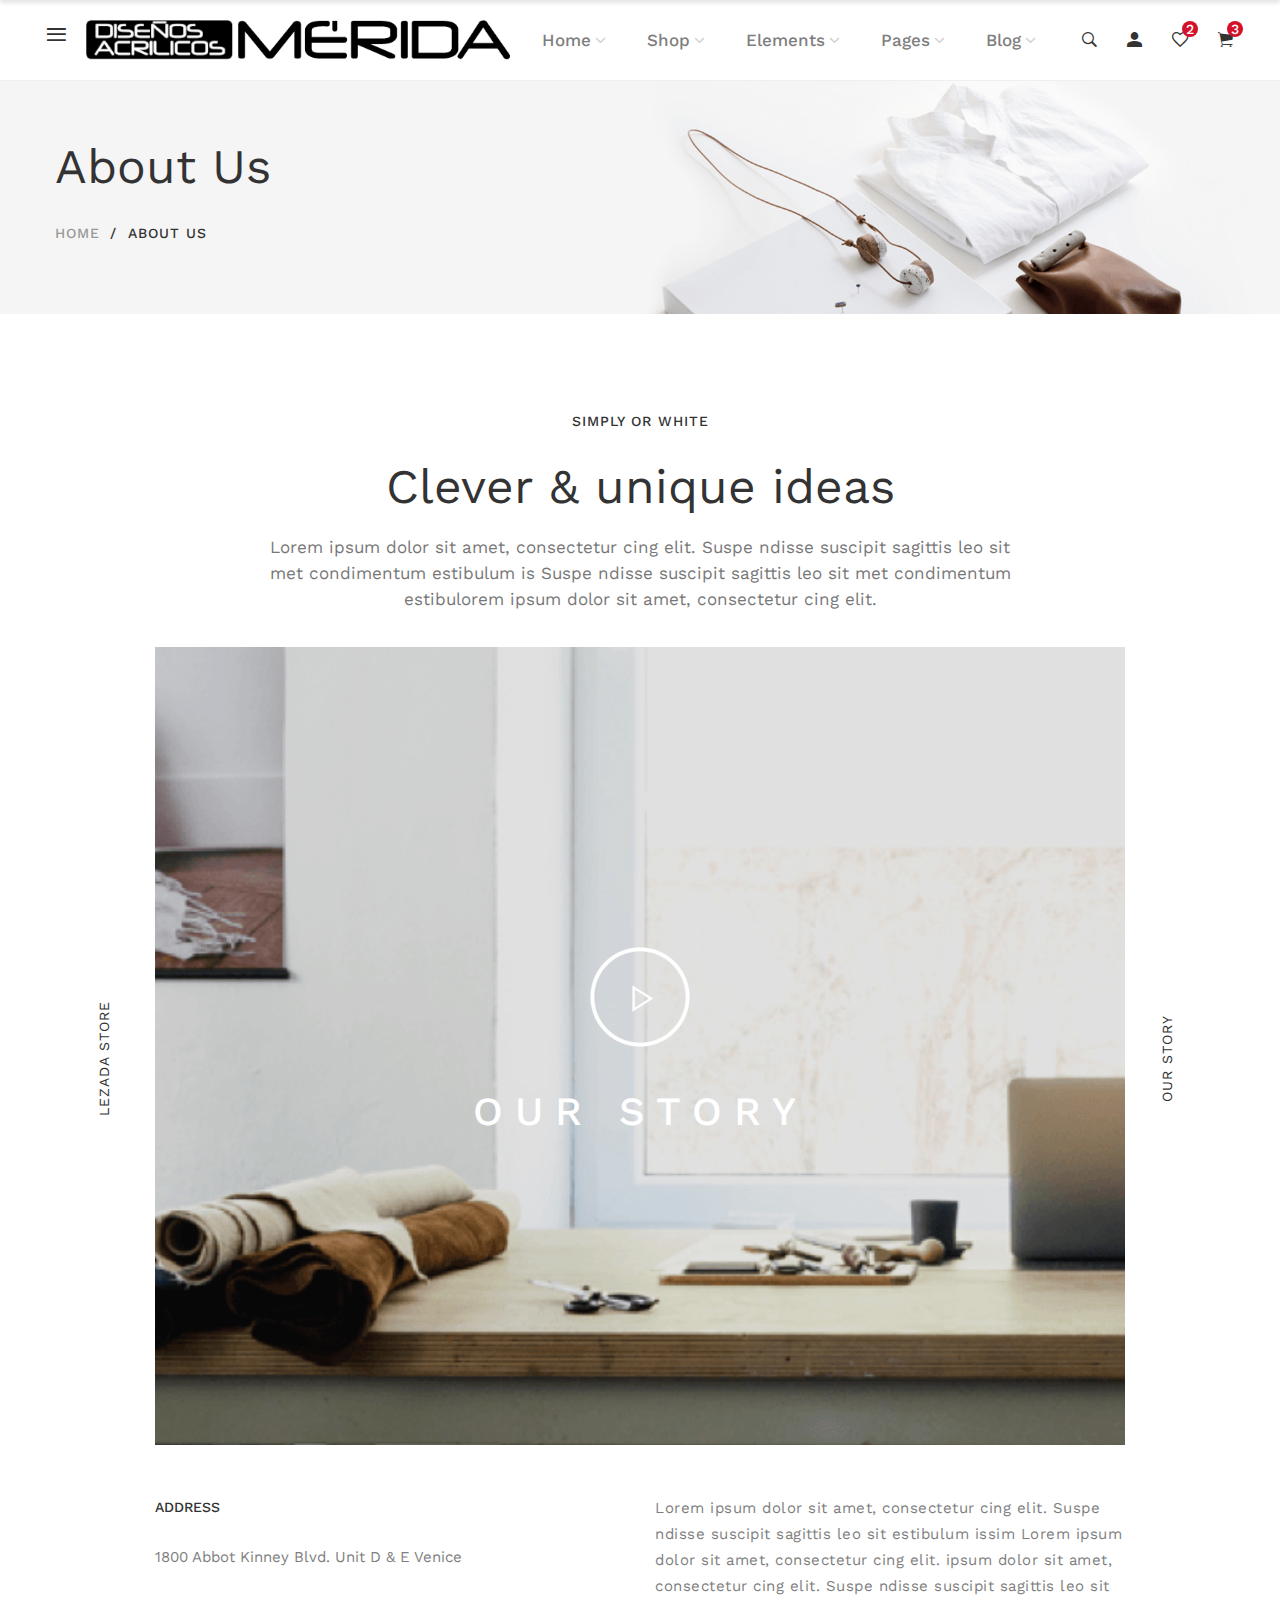
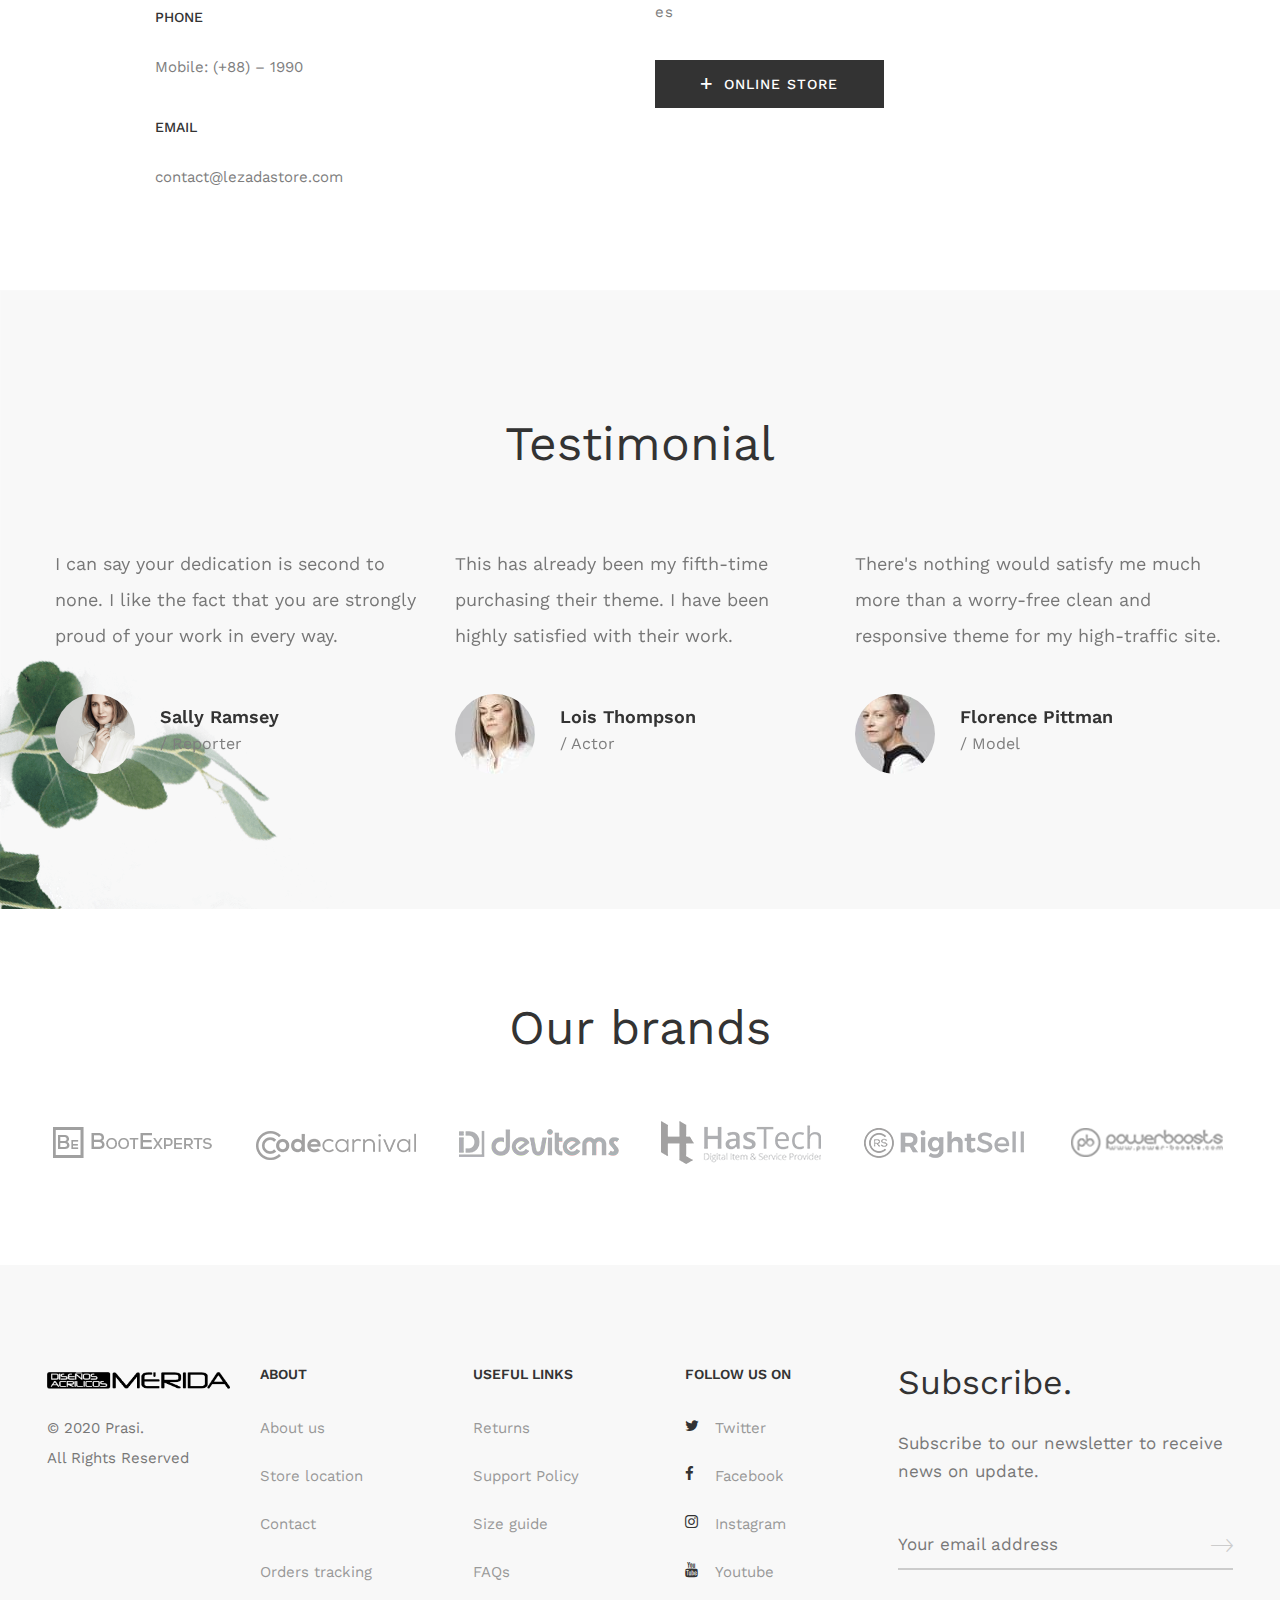
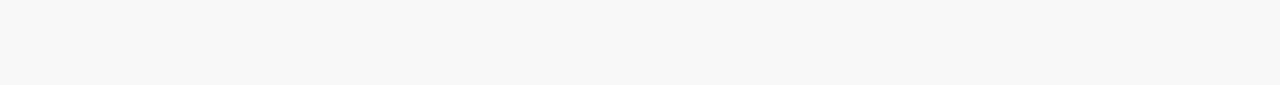
<file: about-us.html>
<!DOCTYPE html>
<html class="no-js" lang="zxx">

<head>
	<meta charset="utf-8">
	<meta http-equiv="X-UA-Compatible" content="IE=edge">
	<title>Prasi - Multipurpose eCommerce Bootstrap4 Template</title>
	<meta name="description" content="">
	<meta name="viewport" content="width=device-width, initial-scale=1">
	<!-- Favicon -->
	<link rel="icon" href="assets/images/favicon.ico">

	<!-- CSS
	============================================ -->
	<!-- Bootstrap CSS -->
	<link href="assets/css/bootstrap.min.css" rel="stylesheet">

	<!-- FontAwesome CSS -->
	<link href="assets/css/font-awesome.min.css" rel="stylesheet">

	<!-- Ionicons CSS -->
	<link href="assets/css/ionicons.min.css" rel="stylesheet">

	<!-- Themify CSS -->
	<link href="assets/css/themify-icons.css" rel="stylesheet">

	<!-- Plugins CSS -->
	<link href="assets/css/plugins.css" rel="stylesheet">

	<!-- Helper CSS -->
	<link href="assets/css/helper.css" rel="stylesheet">

	<!-- Main CSS -->
	<link href="assets/css/main.css" rel="stylesheet">

	<!-- Modernizer JS -->
	<script src="assets/js/vendor/modernizr-2.8.3.min.js"></script>

</head>

<body>

	
	<!--=============================================
	=            Header offcanvas about         =
	=============================================-->
	
	<header class="header header-offcanvas-about header-sticky">
		
		<!--=======  header bottom  =======-->
		
		<div class="header-bottom pt-md-40 pb-md-40 pt-sm-40 pb-sm-40">
			<div class="container wide">

					<!--=======  header bottom container  =======-->
					
					<div class="header-bottom-container">
						
						<!--=======  logo with off canvas  =======-->
						
						<div class="logo-with-offcanvas d-flex">
	
							<!--=======  offcanvas about icon  =======-->
							
							<div class="offcanvas-about-icon mr-20 d-none d-lg-block">
								<a href="javascript:void(0)" id="offcanvas-about-icon">
									<i class="ion-navicon"></i>
								</a>
							</div>
							
							<!--=======  End of offcanvas about icon  =======-->
		
							<!--=======  logo   =======-->
							
							<div class="logo">
								<a href="index.html">
									<img src="assets/images/logo.png" class="img-fluid" alt="">
								</a>
							</div>
							
							<!--=======  End of logo   =======-->
						</div>
						
						<!--=======  End of logo with off canvas  =======-->
	
						<!--=======  header bottom navigation  =======-->
						
						<div class="header-bottom-navigation">
								<div class="site-main-nav d-none d-lg-block">
									<nav class="site-nav center-menu">
										<ul>
											<li class="menu-item-has-children"><a href="index.html">Home</a>
												<ul class="sub-menu mega-menu mega-menu-column-5">
													<li><a href="javascript:void(0)" class="mega-column-title">Home Group</a>
														<ul class="mega-sub-menu">
															<li><a href="index-trending.html">Trending</a><img src="assets/images/home-preview/01.jpg" class="img-fluid" alt=""></li>
															<li><a href="index-collection.html">My collection</a><img src="assets/images/home-preview/02.jpg" class="img-fluid" alt=""></li>
															<li><a href="index-special.html">Special</a><img src="assets/images/home-preview/03.jpg" class="img-fluid" alt=""></li>
															<li><a href="index-concept.html">concept</a><img src="assets/images/home-preview/04.jpg" class="img-fluid" alt=""></li>
															<li><a href="index-smart.html">smart design</a><img src="assets/images/home-preview/05.jpg" class="img-fluid" alt=""></li>
														</ul>
													</li>
													<li><a href="javascript:void(0)" class="mega-column-title">Home Group</a>
														<ul class="mega-sub-menu">
															<li><a href="index-furniture.html">Furniture </a><img src="assets/images/home-preview/06.jpg" class="img-fluid" alt=""></li>
															<li><a href="index-essentials.html">Essentials</a><img src="assets/images/home-preview/07.jpg" class="img-fluid" alt=""></li>
															<li><a href="index-lookbook.html">Lookbook</a><img src="assets/images/home-preview/08.jpg" class="img-fluid" alt=""></li>
															<li><a href="index-wearables.html">Wearables</a><img src="assets/images/home-preview/09.jpg" class="img-fluid" alt=""></li>
															<li><a href="index-accessories.html">Accessories</a><img src="assets/images/home-preview/10.jpg" class="img-fluid" alt=""></li>
														</ul>
													</li>
													<li><a href="javascript:void(0)" class="mega-column-title">Home Group</a>
														<ul class="mega-sub-menu">
															<li><a href="index-shoppable.html">Shoppable</a><img src="assets/images/home-preview/11.jpg" class="img-fluid" alt=""></li>
															<li><a href="index-instagram.html">Instagram Shop</a><img src="assets/images/home-preview/12.jpg" class="img-fluid" alt=""></li>
															<li><a href="index-fashion.html">Fashion</a><img src="assets/images/home-preview/13.jpg" class="img-fluid" alt=""></li>
															<li><a href="index-perfumes.html">Perfumes</a><img src="assets/images/home-preview/14.jpg" class="img-fluid" alt=""></li>
															<li><a href="index-cosmetics.html">Cosmetics</a><img src="assets/images/home-preview/15.jpg" class="img-fluid" alt=""></li>
														</ul>
													</li>
													<li><a href="javascript:void(0)" class="mega-column-title">Home Group</a>
														<ul class="mega-sub-menu">
															<li><a href="index-decor.html">Home Decor</a><img src="assets/images/home-preview/16.png" class="img-fluid" alt=""></li>
															<li><a href="index-creative.html">Creative</a><img src="assets/images/home-preview/17.png" class="img-fluid" alt=""></li>
														</ul>
													</li>
													<li>
														<div class="menu-image">
															<img src="assets/images/menu-image/menu-element.png" class="img-fluid" alt="">
														</div>
													</li>
												</ul>
											</li>
											<li class="menu-item-has-children"><a href="shop-left-sidebar.html">Shop</a>
												<ul class="sub-menu mega-menu mega-menu-column-4">
													<li><a href="javascript:void(0)" class="mega-column-title">Shop Pages</a>
														<ul class="mega-sub-menu">
															<li><a href="shop-no-sidebar.html">Shop No Sidebar</a></li>
															<li><a href="shop-left-sidebar.html">Shop Left Sidebar</a></li>
															<li><a href="shop-right-sidebar.html">Shop Right Sidebar</a></li>
															<li><a href="shop-fullwidth-no-space.html">Shop Fullwidth No Space</a></li>
															<li><a href="shop-fullwidth-no-sidebar.html">Shop Fullwidth No Sidebar</a></li>
															<li><a href="shop-fullwidth-left-sidebar.html">Shop Fullwidth Left Sidebar</a></li>
															<li><a href="shop-fullwidth-right-sidebar.html">Shop Fullwidth Right Sidebar</a></li>
														</ul>
													</li>
													<li><a href="javascript:void(0)" class="mega-column-title">Shop Pages</a>
														<ul class="mega-sub-menu">
															<li><a href="shop-product-basic.html">Basic </a></li>
															<li><a href="shop-product-fullwidth.html">Fullwidth</a></li>
															<li><a href="shop-product-sticky-details.html">Sticky details</a></li>
															<li><a href="shop-product-with-sidebar.html">With Sidebar</a></li>
															<li><a href="shop-product-extra-content.html">Extra Content</a></li>
															<li><a href="shop-product-variation-image.html">Variation Image</a></li>
															<li><a href="shop-product-bought-together.html">Bought Together</a></li>
														</ul>
													</li>
													<li><a href="javascript:void(0)" class="mega-column-title">Shop Pages</a>
														<ul class="mega-sub-menu">
															<li><a href="shop-product-with-background.html">Product with background</a></li>
															<li><a href="shop-cart.html">Shopping Cart</a></li>
															<li><a href="shop-checkout.html">Checkout</a></li>
															<li><a href="shop-order-tracking.html">Order Tracking</a></li>
															<li><a href="shop-wishlist.html">Wishlist</a></li>
															<li><a href="shop-customer-login.html">Customer Login</a></li>
															<li><a href="shop-by-brand.html">Shop by Brand</a></li>
														</ul>
													</li>
													<li>
														<div class="menu-image">
															<img src="assets/images/menu-image/megamenu-shop.png" class="img-fluid" alt="">
														</div>
													</li>
												</ul>
											</li>
											<li class="menu-item-has-children"><a href="javascript:void(0)">Elements</a>
												<ul class="sub-menu mega-menu mega-menu-column-5">
													<li><a href="javascript:void(0)" class="mega-column-title">Shop / Products</a>
														<ul class="mega-sub-menu">
															<li><a href="element-product-categories.html">Product Categories</a></li>
															<li><a href="element-product-sliders.html">Product Sliders</a></li>
															<li><a href="element-product-tabs.html">Product Tabs</a></li>
															<li><a href="element-product-widget.html">Product Widget</a></li>
															<li><a href="element-recent-products.html">Recent Products</a></li>
														</ul>
													</li>
													<li><a href="javascript:void(0)" class="mega-column-title">Shop / Products</a>
														<ul class="mega-sub-menu">
															<li><a href="element-sale-products.html">Sale Products </a></li>
															<li><a href="element-featured-products.html">Featured products</a></li>
															<li><a href="element-top-rated-products.html">Top Rated products</a></li>
															<li><a href="element-bestselling-products.html">Best Selling products</a></li>
															<li><a href="element-product-attributes.html">Product Attributes</a></li>
														</ul>
													</li>
													<li><a href="javascript:void(0)" class="mega-column-title">Theming</a>
														<ul class="mega-sub-menu">
															<li><a href="element-blog-posts.html">Blog Posts</a></li>
															<li><a href="element-mailchimp-form.html">Mailchimp Form</a></li>
															<li><a href="element-icon-box.html">Icon Box</a></li>
															<li><a href="element-team-member.html">Team Member</a></li>
															<li><a href="element-instagram.html">Instagram</a></li>
														</ul>
													</li>
													<li><a href="javascript:void(0)" class="mega-column-title">Theming</a>
														<ul class="mega-sub-menu">
															<li><a href="element-faq.html">FAQs / Toggles</a></li>
															<li><a href="element-countdown-timer.html">Countdown Timer</a></li>
															<li><a href="element-button.html">Buttons</a></li>
															<li><a href="element-testimonials.html">Testimonials</a></li>
															<li><a href="element-google-maps.html">Google Maps</a></li>
														</ul>
													</li>
													<li>
														<div class="menu-image">
															<img src="assets/images/menu-image/menu-element.png" class="img-fluid" alt="">
														</div>
													</li>
												</ul>
											</li>
											<li class="menu-item-has-children"><a href="javascript:void(0)">Pages</a>
												<ul class="sub-menu single-column-menu">
													<li><a href="about-us.html">About Us</a></li>
													<li><a href="about-us-2.html">About Us 2</a></li>
													<li><a href="contact-us.html">Contact Us</a></li>
													<li><a href="faq.html">F.A.Q</a></li>
													<li><a href="coming-soon.html">Coming Soon</a></li>
													<li><a href="404.html">404</a></li>
												</ul>
											</li>
											<li class="menu-item-has-children "><a href="javascript:void(0)">Blog</a>
												<ul class="sub-menu single-column-menu single-column-has-children">
													<li><a href="blog-standard-right-sidebar.html">Standard Layout</a>
														<ul class="multilevel-submenu">
															<li><a href="blog-standard-right-sidebar.html">Right Sidebar</a></li>
															<li><a href="blog-standard-left-sidebar.html">Left Sidebar</a></li>
															<li><a href="blog-standard-full-width.html">Full Width</a></li>
														</ul>
													</li>
													<li><a href="blog-grid-right-sidebar.html">Grid Layout</a>
														<ul class="multilevel-submenu">
															<li><a href="blog-grid-right-sidebar.html">Right Sidebar</a></li>
															<li><a href="blog-grid-left-sidebar.html">Left Sidebar</a></li>
															<li><a href="blog-grid-full-width.html">Full Width</a></li>
														</ul>
													</li>
													<li><a href="blog-list-right-sidebar.html">List Layout</a>
														<ul class="multilevel-submenu">
															<li><a href="blog-list-right-sidebar.html">Right Sidebar</a></li>
															<li><a href="blog-list-left-sidebar.html">Left Sidebar</a></li>
															<li><a href="blog-list-full-width.html">Full Width</a></li>
														</ul>
													</li>
													<li><a href="blog-masonry-right-sidebar.html">Masonry Layout</a>
														<ul class="multilevel-submenu">
															<li><a href="blog-masonry-right-sidebar.html">Right Sidebar</a></li>
															<li><a href="blog-masonry-left-sidebar.html">Left Sidebar</a></li>
															<li><a href="blog-masonry-full-width.html">Full Width</a></li>
														</ul>
													</li>
													<li><a href="blog-full-then-grid-right-sidebar.html">1st Full Then Grid Layout</a>
														<ul class="multilevel-submenu">
															<li><a href="blog-full-then-grid-right-sidebar.html">Right Sidebar</a></li>
															<li><a href="blog-full-then-grid-left-sidebar.html">Left Sidebar</a></li>
															<li><a href="blog-full-then-grid-full-width.html">Full Width</a></li>
														</ul>
													</li>
													<li><a href="blog-single-post-right-sidebar.html">Single Post Layout</a>
														<ul class="multilevel-submenu">
															<li><a href="blog-single-post-right-sidebar.html">Right Sidebar</a></li>
															<li><a href="blog-single-post-left-sidebar.html">Left Sidebar</a></li>
															<li><a href="blog-single-post-full-width.html">Full Width</a></li>
														</ul>
													</li>
												</ul>
											</li>
										</ul>
									</nav>
								</div>
						</div>
						
						<!--=======  End of header bottom navigation  =======-->

						<!--=======  headeer right container  =======-->
						
						<div class="header-right-container">

							<!--=======  header right icons  =======-->
							
							<div class="header-right-icons d-flex justify-content-end align-items-center h-100">
								<!--=======  single-icon  =======-->
								
								<div class="single-icon search">
									<a href="javascript:void(0)" id="search-icon">
										<i class="ion-ios-search-strong"></i>
									</a>
								</div>
								
								<!--=======  End of single-icon  =======-->
								<!--=======  single-icon  =======-->
								
								<div class="single-icon user-login">
									<a href="shop-customer-login.html">
										<i class="ion-android-person"></i>
									</a>
								</div>
								
								<!--=======  End of single-icon  =======-->
								<!--=======  single-icon  =======-->
								
								<div class="single-icon wishlist">
									<a href="javascript:void(0)" id="offcanvas-wishlist-icon">
										<i class="ion-android-favorite-outline"></i>
										<span class="count">2</span>
									</a>
								</div>
								
								<!--=======  End of single-icon  =======-->
								<!--=======  single-icon  =======-->
								
								<div class="single-icon cart">
									<a href="javascript:void(0)" id="offcanvas-cart-icon">
										<i class="ion-ios-cart"></i>
										<span class="count">3</span>
									</a>
								</div>
								<!--=======  End of single-icon  =======-->
							</div>
							<!--=======  End of header right icons  =======-->
		
						</div>
						
						<!--=======  End of headeer right container  =======-->
						
						
					</div>
					
					<!--=======  End of header bottom container  =======-->
					
					<!-- Mobile Navigation Start Here -->

					<div class="site-mobile-navigation d-block d-lg-none">
						<div id="dl-menu" class="dl-menuwrapper site-mobile-nav">
							<!--Site Mobile Menu Toggle Start-->
							<button class="dl-trigger hamburger hamburger--spin">
								<span class="hamburger-box">
									<span class="hamburger-inner"></span>
								</span>
							</button><!--Site Mobile Menu Toggle End-->
							<ul class="dl-menu dl-menu-toggle">
								<li class=""><a href="about-us.html#">Home</a>
									<ul class="dl-submenu">
										<li class=""> <a href="about-us.html#">Home Group One</a>
											<ul class="dl-submenu">
												<li><a href="index-trending.html">Trending</a></li>
												<li><a href="index-collection.html">My collection</a></li>
												<li><a href="index-special.html">Special</a></li>
												<li><a href="index-concept.html">concept</a></li>
												<li><a href="index-smart.html">smart design</a></li>
											</ul>
										</li>
										<li> <a href="about-us.html#">Home Group Two</a>
											<ul class="dl-submenu">
													<li><a href="index-furniture.html">Furniture </a></li>
													<li><a href="index-essentials.html">Essentials</a></li>
													<li><a href="index-lookbook.html">Lookbook</a></li>
													<li><a href="index-wearables.html">Wearables</a></li>
													<li><a href="index-accessories.html">Accessories</a></li>
											</ul>
										</li>
										<li> <a href="about-us.html#">Home Group three</a>
											<ul class="dl-submenu">
												<li><a href="index-shoppable.html">Shoppable</a></li>
												<li><a href="index-instagram.html">Instagram Shop</a></li>
												<li><a href="index-fashion.html">Fashion</a></li>
												<li><a href="index-perfumes.html">Perfumes</a></li>
												<li><a href="index-cosmetics.html">Cosmetics</a></li>
											</ul>
										</li>
										<li> <a href="about-us.html#">Home Group four</a>
											<ul class="dl-submenu">
												<li><a href="index-decor.html">Home Decor</a></li>
												<li><a href="index-creative.html">Creative</a></li>
											</ul>
										</li>
									</ul>
								</li>

								<li><a href="about-us.html#">Shop</a>
									<ul class="dl-submenu">
										<li class=""> <a href="about-us.html#">Shop Pages</a>
											<ul class="dl-submenu">
												<li><a href="shop-no-sidebar.html">Shop No Sidebar</a></li>
												<li><a href="shop-left-sidebar.html">Shop Left Sidebar</a></li>
												<li><a href="shop-right-sidebar.html">Shop Right Sidebar</a></li>
												<li><a href="shop-fullwidth-no-space.html">Shop Fullwidth No Space</a></li>
												<li><a href="shop-fullwidth-no-sidebar.html">Shop Fullwidth No Sidebar</a></li>
												<li><a href="shop-fullwidth-left-sidebar.html">Shop Fullwidth Left Sidebar</a></li>
												<li><a href="shop-fullwidth-right-sidebar.html">Shop Fullwidth Right Sidebar</a></li>
											</ul>
										</li>
										<li class=""> <a href="about-us.html#">Product Details Pages</a>
											<ul class="dl-submenu">
												<li><a href="shop-product-basic.html">Basic </a></li>
												<li><a href="shop-product-fullwidth.html">Fullwidth</a></li>
												<li><a href="shop-product-sticky-details.html">Sticky details</a></li>
												<li><a href="shop-product-with-sidebar.html">With Sidebar</a></li>
												<li><a href="shop-product-extra-content.html">Extra Content</a></li>
												<li><a href="shop-product-variation-image.html">Variation Image</a></li>
												<li><a href="shop-product-bought-together.html">Bought Together</a></li>
												

											</ul>
										</li>
										<li class=""> <a href="about-us.html#">Other Shop Pages</a>
											<ul class="dl-submenu">
												<li><a href="shop-product-with-background.html">Product with background</a></li>
												<li><a href="shop-cart.html">Shopping Cart</a></li>
												<li><a href="shop-checkout.html">Checkout</a></li>
												<li><a href="shop-order-tracking.html">Order Tracking</a></li>
												<li><a href="shop-wishlist.html">Wishlist</a></li>
												<li><a href="shop-customer-login.html">Customer Login</a></li>
												<li><a href="shop-by-brand.html">Shop by Brand</a></li>

											</ul>
										</li>


									</ul>
								</li>
								<li><a href="about-us.html#">Elements</a>
									<ul class="dl-submenu">
										<li class=""> <a href="about-us.html#">Shop / Products</a>
											<ul class="dl-submenu">
												<li><a href="element-product-categories.html">Product Categories</a></li>
												<li><a href="element-product-sliders.html">Product Sliders</a></li>
												<li><a href="element-product-tabs.html">Product Tabs</a></li>
												<li><a href="element-product-widget.html">Product Widget</a></li>
												<li><a href="element-recent-products.html">Recent Products</a></li>
											</ul>
										</li>
										<li class=""> <a href="about-us.html#">Shop / Products</a>
											<ul class="dl-submenu">
													<li><a href="element-sale-products.html">Sale Products </a></li>
													<li><a href="element-featured-products.html">Featured products</a></li>
													<li><a href="element-top-rated-products.html">Top Rated products</a></li>
													<li><a href="element-bestselling-products.html">Best Selling products</a></li>
													<li><a href="element-product-attributes.html">Product Attributes</a></li>
											</ul>
										</li>
										<li class=""> <a href="about-us.html#">Theming</a>
											<ul class="dl-submenu">
												<li><a href="element-blog-posts.html">Blog Posts</a></li>
												<li><a href="element-mailchimp-form.html">Mailchimp Form</a></li>
												<li><a href="element-icon-box.html">Icon Box</a></li>
												<li><a href="element-team-member.html">Team Member</a></li>
												<li><a href="element-instagram.html">Instagram</a></li>

											</ul>
										</li>


									</ul>
								</li>
								<li><a href="about-us.html#">Pages</a>
									<ul class="dl-submenu">
										<li><a href="about-us.html">About Us</a></li>
										<li><a href="about-us-2.html">About Us 2</a></li>
										<li><a href="contact-us.html">Contact Us</a></li>
										<li><a href="faq.html">F.A.Q</a></li>
										<li><a href="coming-soon.html">Coming Soon</a></li>
										<li><a href="404.html">404</a></li>
									</ul>
								</li>
								<li><a href="about-us.html#">Blog</a>
									<ul class="dl-submenu">
										<li><a href="about-us.html#">Standard Layout</a>
											<ul class="dl-submenu">
												<li><a href="blog-standard-right-sidebar.html">Right Sidebar</a></li>
												<li><a href="blog-standard-left-sidebar.html">Left Sidebar</a></li>
												<li><a href="blog-standard-full-width.html">Full Width</a></li>
											</ul>
										</li>
										<li><a href="about-us.html#">Grid Layout</a>
											<ul class="dl-submenu">
												<li><a href="blog-grid-right-sidebar.html">Right Sidebar</a></li>
												<li><a href="blog-grid-left-sidebar.html">Left Sidebar</a></li>
												<li><a href="blog-grid-full-width.html">Full Width</a></li>
											</ul>
										</li>
										<li><a href="about-us.html#">List Layout</a>
											<ul class="dl-submenu">
												<li><a href="blog-list-right-sidebar.html">Right Sidebar</a></li>
												<li><a href="blog-list-left-sidebar.html">Left Sidebar</a></li>
												<li><a href="blog-list-full-width.html">Full Width</a></li>
											</ul>
										</li>
										<li><a href="about-us.html#">Masonry Layout</a>
											<ul class="dl-submenu">
												<li><a href="blog-masonry-right-sidebar.html">Right Sidebar</a></li>
												<li><a href="blog-masonry-left-sidebar.html">Left Sidebar</a></li>
												<li><a href="blog-masonry-full-width.html">Full Width</a></li>
											</ul>
										</li>
										<li><a href="about-us.html#">1st Full Then Grid</a>
											<ul class="dl-submenu">
												<li><a href="blog-full-then-grid-right-sidebar.html">Right Sidebar</a></li>
												<li><a href="blog-full-then-grid-left-sidebar.html">Left Sidebar</a></li>
												<li><a href="blog-full-then-grid-full-width.html">Full Width</a></li>
											</ul>
										</li>
										<li><a href="about-us.html#">Single Post Layout</a>
											<ul class="dl-submenu">
												<li><a href="blog-single-post-right-sidebar.html">Right Sidebar</a></li>
												<li><a href="blog-single-post-left-sidebar.html">Left Sidebar</a></li>
												<li><a href="blog-single-post-full-width.html">Full Width</a></li>
											</ul>
										</li>
									</ul>
								</li>
							</ul>
						</div>
					</div>

					<!-- Mobile Navigation End Here -->
					
						
			</div>
		</div>
	
		<!--=======  End of header bottom  =======-->
	</header>
	
	<!--===== End of Header offcanvas about ======-->

	<!--=======  breadcrumb area =======-->

	<div class="breadcrumb-area breadcrumb-bg-2 pt-50 pb-70 mb-100">
		<div class="container">
			<div class="row">
				<div class="col-lg-12">
					<h1 class="breadcrumb-title">About Us</h1>

					<!--=======  breadcrumb list  =======-->
					
						<ul class="breadcrumb-list">
							<li class="breadcrumb-list__item"><a href="index.html">HOME</a></li>
							<li class="breadcrumb-list__item breadcrumb-list__item--active">About Us</li>
						</ul>
					
					<!--=======  End of breadcrumb list  =======-->

				</div>
			</div>
		</div>
	</div>
	
    <!--=======  End of breadcrumb area =======-->
    

    <!--=============================================
	=            section title  container      =
	=============================================-->
	
	<div class="section-title-container mb-40">
        <div class="container">
            <div class="row">
                <div class="col-lg-8 offset-lg-2">
                    <!--=======  section title  =======-->
                    
                    <div class="section-title section-title--one text-center">
                        
                        <p class="subtitle subtitle--deep">SIMPLY OR WHITE</p>
                        <h1>Clever & unique ideas</h1>
                        <p class="subtitle">Lorem ipsum dolor sit amet, consectetur cing elit. Suspe ndisse suscipit sagittis leo sit met condimentum estibulum is Suspe ndisse suscipit sagittis leo sit met condimentum estibulorem ipsum dolor sit amet, consectetur cing elit.</p>
                    </div>
                    
                    <!--=======  End of section title  =======-->
                </div>
            </div>
        </div>
    </div>
    
    <!--=====  End of section title container ======-->

    <!--=============================================
    =            about us video content         =
    =============================================-->
    
    <div class="about-video-content mb-100">
        <div class="container">
            <div class="row">
                <div class="col-lg-10 offset-lg-1">
                    <!--=======  about video area  =======-->
                    
                    <div class="about-video-bg-area about-video-bg-2 pt-300 pb-300 pt-sm-200 pb-sm-200  pt-xs-150 pb-xs-150  mb-50">
                        <!--=======  floating-text left  =======-->
                        
                        <p class="video-text video-text-left"><a href="about-us.html#">LEZADA STORE</a></p>
                        
                        <!--=======  End of floating-text left  =======-->
                        <div class="play-icon text-center mb-40">
                            <a href="https://www.youtube.com/watch?v=feOScd2HdiU" class="popup-video">
                                <img src="assets/images/icons/icon-play-100x100.png" class="img-fluid" alt="">
                            </a>
                        </div>
                        <h1>OUR STORY</h1>

                        <!--=======  floating-text right  =======-->
                        
                        <p class="video-text video-text-right"><a href="about-us.html#">OUR STORY</a></p>
                        
                        <!--=======  End of floating-text right  =======-->

                    </div>
                    
                    <!--=======  End of about video area  =======-->
                </div>

        
            </div>

            <div class="row">

                <div class="offset-lg-1 col-lg-4 col-md-6 mb-sm-50">
                    <div class="Prasi-widget Prasi-widget--about mb-35">
                        <h2 class="widget-title mb-25">ADDRESS</h2>
                        <p class="widget-content">1800 Abbot Kinney Blvd. Unit D & E Venice</p>
                    </div>
                    <div class="Prasi-widget Prasi-widget--about mb-35">
                        <h2 class="widget-title mb-25">PHONE</h2>
                        <p class="widget-content">Mobile: (+88) – 1990</p>
                    </div>
                    <div class="Prasi-widget Prasi-widget--about">
                        <h2 class="widget-title mb-25">EMAIL</h2>
                        <p class="widget-content">contact@lezadastore.com</p>
                    </div>
                </div>

                <div class="col-lg-5 offset-lg-1 col-md-6">
                    <!--=======  about page content  =======-->
                        
                    <div class="about-page-text">
                        <p class=" mb-35">Lorem ipsum dolor sit amet, consectetur cing elit. Suspe ndisse suscipit sagittis leo sit estibulum issim Lorem ipsum dolor sit amet, consectetur cing elit. ipsum dolor sit amet, consectetur cing elit. Suspe ndisse suscipit sagittis leo sit es</p>

                        <a href="about-us.html#" class="Prasi-button Prasi-button--medium Prasi-button--icon--left"> <i class="icon-left ion-plus"></i> online store</a>
                    </div>
                    
                    <!--=======  End of about page content  =======-->
                </div>

            </div>
        </div>
    </div>
    
    <!--=====  End of about us video content  ======-->



    <!--=============================================
    =            multi item testimonial area        =
    =============================================-->
    
    <div class="Prasi-testimonial multi-item-testimonial-area testimonial-bg testimonial-bg-1 mb-100 pt-135 pb-135">
		<div class="container">
			<div class="row">
				<div class="col-lg-12 mb-60">
					<!--=======  section title  =======-->
					
					<div class="section-title section-title--one text-center">
						<h1>Testimonial</h1>
					</div>
					
					<!--=======  End of section title  =======-->
				</div>
			</div>
			<div class="row">
				<div class="col-lg-12">
					<!--=======  testmonial slider container  =======-->
					
					<div class="Prasi-slick-slider multi-testimonial-slider-container"
					data-slick-setting='{
						"slidesToShow": 3,
						"arrows": true,
						"autoplay": false,
						"autoplaySpeed": 5000,
						"speed": 1000,
						"prevArrow": {"buttonClass": "slick-prev", "iconClass": "ti-angle-left" },
						"nextArrow": {"buttonClass": "slick-next", "iconClass": "ti-angle-right" }
					}'
					data-slick-responsive='[
						{"breakpoint":1501, "settings": {"slidesToShow": 3} },
						{"breakpoint":1199, "settings": {"slidesToShow": 3} },
						{"breakpoint":991, "settings": {"slidesToShow": 2, "arrows": false} },
						{"breakpoint":767, "settings": {"slidesToShow": 1, "arrows": false} },
						{"breakpoint":575, "settings": {"slidesToShow": 1, "arrows": false} },
						{"breakpoint":479, "settings": {"slidesToShow": 1, "arrows": false} }
					]'
					>
						
						<!--=======  single testimonial  =======-->
						
						<div class="col">
							<div class="testimonial-item multi-testimonial-single-item">
								<div class="multi-testimonial-single-item__text">
									I can say your dedication is second to none. I like the fact that you are strongly proud of your work in every way.
								</div>
								<div class="multi-testimonial-single-item__author-info">
									<div class="image">
										<img src="assets/images/testimonial/testimonial-1-80x80.png" class="img-fluid" alt="">
									</div>

									<div class="content">
										<p class="name">Sally Ramsey</p>
										<span class="designation">/ Reporter</span>
									</div>
								</div>
							</div>
						</div>
						
						<!--=======  End of single testimonial  =======-->

						<!--=======  single testimonial  =======-->
						
						<div class="col">
							<div class="testimonial-item multi-testimonial-single-item">
								<div class="multi-testimonial-single-item__text">
										This has already been my fifth-time purchasing their theme. I have been highly satisfied with their work.
								</div>
								<div class="multi-testimonial-single-item__author-info">
									<div class="image">
										<img src="assets/images/testimonial/testimonial-2-80x80.jpg" class="img-fluid" alt="">
									</div>

									<div class="content">
										<p class="name">Lois Thompson</p>
										<span class="designation">/ Actor</span>
									</div>
								</div>
							</div>
						</div>
						
						<!--=======  End of single testimonial  =======-->
						
						<!--=======  single testimonial  =======-->
						
						<div class="col">
							<div class="testimonial-item multi-testimonial-single-item">
								<div class="multi-testimonial-single-item__text">
									There's nothing would satisfy me much more than a worry-free clean and responsive theme for my high-traffic site.
								</div>
								<div class="multi-testimonial-single-item__author-info">
									<div class="image">
										<img src="assets/images/testimonial/testimonial-3-80x80.jpg" class="img-fluid" alt="">
									</div>
									
									<div class="content">
										<p class="name">Florence Pittman</p>
										<span class="designation">/ Model</span>
									</div>
								</div>
							</div>
						</div>
						
						<!--=======  End of single testimonial  =======-->

						<!--=======  single testimonial  =======-->
						
						<div class="col">
							<div class="testimonial-item multi-testimonial-single-item">
								<div class="multi-testimonial-single-item__text">
										Five-star for good customer support. They have the ability to resolve any issue in less than the time for a coffee cup.
								</div>
								<div class="multi-testimonial-single-item__author-info">
									<div class="image">
										<img src="assets/images/testimonial/testimonial-4-80x80.jpg" class="img-fluid" alt="">
									</div>

									<div class="content">
										<p class="name">Anais Coulon</p>
										<span class="designation">/ Model</span>
									</div>
								</div>
							</div>
						</div>
						
						<!--=======  End of single testimonial  =======-->

					</div>
					
					<!--=======  End of testmonial slider container  =======-->
				</div>
			</div>
		</div>
	</div>
	
	<!--=====  End of multi item testimonial area ======-->

	<!--=============================================
	=            section title  container      =
	=============================================-->
	
	<div class="section-title-container mb-40">
		<div class="container">
			<div class="row">
				<div class="col-lg-8 offset-lg-2">
					<!--=======  section title  =======-->
					
					<div class="section-title section-title--one text-center">
						<h1>Our brands</h1>
					</div>
					
					<!--=======  End of section title  =======-->
				</div>
			</div>
		</div>
	</div>
	
	<!--=====  End of section title container ======-->


	<!--=============================================
	=            brand logo area         =
	=============================================-->
	
	<div class="brand-logo-area mb-90 mb-md-60 mb-sm-60">
		<div class="container wide">
			<div class="row">
				<div class="col-lg-2 col-md-4 mb-md-30 mb-sm-30">
					<!--=======  single brand logo  =======-->
					
					<div class="single-brand">
						<a href="about-us.html#">
							<img src="assets/images/brands/logo-1.png" class="img-fluid" alt="">
						</a>
					</div>
					
					<!--=======  End of single brand logo  =======-->
				</div>
				<div class="col-lg-2 col-md-4 mb-md-30 mb-sm-30">
					<!--=======  single brand logo  =======-->
					
					<div class="single-brand">
						<a href="about-us.html#">
							<img src="assets/images/brands/logo-2.png" class="img-fluid" alt="">
						</a>
					</div>
					
					<!--=======  End of single brand logo  =======-->
				</div>
				<div class="col-lg-2 col-md-4 mb-md-30 mb-sm-30">
					<!--=======  single brand logo  =======-->
					
					<div class="single-brand">
						<a href="about-us.html#">
							<img src="assets/images/brands/logo-3.png" class="img-fluid" alt="">
						</a>
					</div>
					
					<!--=======  End of single brand logo  =======-->
				</div>
				<div class="col-lg-2 col-md-4 mb-md-30 mb-sm-30">
					<!--=======  single brand logo  =======-->
					
					<div class="single-brand">
						<a href="about-us.html#">
							<img src="assets/images/brands/logo-4.png" class="img-fluid" alt="">
						</a>
					</div>
					
					<!--=======  End of single brand logo  =======-->
				</div>
				<div class="col-lg-2 col-md-4 mb-md-30 mb-sm-30">
					<!--=======  single brand logo  =======-->
					
					<div class="single-brand">
						<a href="about-us.html#">
							<img src="assets/images/brands/logo-5.png" class="img-fluid" alt="">
						</a>
					</div>
					
					<!--=======  End of single brand logo  =======-->
				</div>
				<div class="col-lg-2 col-md-4 mb-md-30 mb-sm-30">
					<!--=======  single brand logo  =======-->
					
					<div class="single-brand">
						<a href="about-us.html#">
							<img src="assets/images/brands/logo-6.png" class="img-fluid" alt="">
						</a>
					</div>
					
					<!--=======  End of single brand logo  =======-->
				</div>
			</div>
		</div>
	</div>
	
	<!--=====  End of brand logo area  ======-->



	<!--=============================================
	=            footer area         =
	=============================================-->
	
	<div class="footer-container footer-one pt-100 pb-50">
		<div class="container wide">
			<div class="row">
				<div class="col footer-single-widget">
					<!--=======  copyright text  =======-->
						<!--=======  logo  =======-->
						
						<div class="logo">
							<img src="assets/images/logo.png" class="img-fluid" alt="">
						</div>
						
						<!--=======  End of logo  =======-->

						<!--=======  copyright text  =======-->
						
						<div class="copyright-text">
							<p> &copy; 2020 Prasi.  <span>All Rights Reserved</span></p>
						</div>
						
						<!--=======  End of copyright text  =======-->
					
					<!--=======  End of copyright text  =======-->
				</div>
				<div class="col footer-single-widget">
					<!--=======  single widget  =======-->
						<h5 class="widget-title">ABOUT</h5>

						<!--=======  footer navigation container  =======-->
						
						<div class="footer-nav-container">
							<nav>
								<ul>
									<li><a href="about-us.html#">About us</a></li>
									<li><a href="about-us.html#">Store location</a></li>
									<li><a href="about-us.html#">Contact</a></li>
									<li><a href="about-us.html#">Orders tracking</a></li>
								</ul>
							</nav>
						</div>
						
						<!--=======  End of footer navigation container  =======-->
					
					<!--=======  single widget  =======-->
				</div>
				<div class="col footer-single-widget">
					<!--=======  single widget  =======-->
						<h5 class="widget-title">USEFUL LINKS</h5>

						<!--=======  footer navigation container  =======-->
						
						<div class="footer-nav-container">
							<nav>
								<ul>
									<li><a href="about-us.html#">Returns</a></li>
									<li><a href="about-us.html#">Support Policy</a></li>
									<li><a href="about-us.html#">Size guide</a></li>
									<li><a href="about-us.html#">FAQs</a></li>
								</ul>
							</nav>
						</div>
						
						<!--=======  End of footer navigation container  =======-->
					
					<!--=======  single widget  =======-->
				</div>

				<div class="col footer-single-widget">
					<!--=======  single widget  =======-->
						<h5 class="widget-title">FOLLOW US ON</h5>

						<!--=======  footer navigation container  =======-->
						
						<div class="footer-nav-container footer-social-links">
							<nav>
								<ul>
									<li><a href="https://twitter.com/"><i class="fa fa-twitter"></i> Twitter</a></li>
									<li><a href="https://facebook.com/"> <i class="fa fa-facebook"></i> Facebook</a></li>
									<li><a href="https://instagram.com/"><i class="fa fa-instagram"></i> Instagram</a></li>
									<li><a href="https://youtube.com/"> <i class="fa fa-youtube"></i> Youtube</a></li>
								</ul>
							</nav>
						</div>
						
						<!--=======  End of footer navigation container  =======-->
						
					
					<!--=======  single widget  =======-->
				</div>
				<div class="col footer-single-widget">
					<!--=======  single widget  =======-->
							
					<div class="footer-subscription-widget">
						<h2 class="footer-subscription-title">Subscribe.</h2>
						<p class="subscription-subtitle">Subscribe to our newsletter to receive news on update.</p>

						<!--=======  subscription form  =======-->
						
						<div class="subscription-form">
							<form id="mc-form" class="mc-form">
								<input type="email" placeholder="Your email address" required>
								<button type="submit"><i class="ion-ios-arrow-thin-right"></i></button>
							</form>
						</div>
						
						<!--=======  End of subscription form  =======-->

						<!-- mailchimp-alerts Start -->

						<div class="mailchimp-alerts">
							<div class="mailchimp-submitting"></div><!-- mailchimp-submitting end -->
							<div class="mailchimp-success"></div><!-- mailchimp-success end -->
							<div class="mailchimp-error"></div><!-- mailchimp-error end -->
						</div><!-- mailchimp-alerts end -->

					</div>
					
					<!--=======  End of single widget  =======-->
				</div>
			</div>
		</div>
	</div>
	
	<!--=====  End of footer area  ======-->

	<!--=============================================
	=            overlay items         =
	=============================================-->
	
	<!--=======  about overlay  =======-->
	
	<div class="header-offcanvas about-overlay" id="about-overlay">
		<div class="overlay-close inactive"></div>
		<div class="overlay-content">

			<!--=======  close icon  =======-->
			
			<span class="close-icon" id="about-close-icon">
				<a href="javascript:void(0)">
					<i class="ti-close"></i>
				</a>
			</span>
			
			<!--=======  End of close icon  =======-->

			<!--=======  overlay content container  =======-->
			
			<div class="overlay-content-container d-flex flex-column justify-content-between h-100">
				<!--=======  widget wrapper  =======-->

				<div class="widget-wrapper">
					<!--=======  single widget  =======-->
					
					<div class="single-widget">
						<h2 class="widget-title">About Us</h2>
						<p>At Prasi, we put a strong emphasis on simplicity, quality and usefulness of fashion products over other factors. Our fashion items never get outdated. They are not short-lived as normal fashion clothes.</p>
					</div>
					
					<!--=======  End of single widget  =======-->
				</div>
			
				<!--=======  End of widget wrapper  =======-->
	
				<!--=======  contact widget  =======-->
				
				<div class="contact-widget">
					<p class="email"><a href="mailto:contact@Prasi.com">contact@Prasi.com</a></p>
					<p class="phone">(+00) 123 567990</p>
	
					<div class="social-icons">
						<ul>
							<li><a href="https://www.twitter.com/" data-tippy="Twitter" data-tippy-inertia="true" data-tippy-animation="shift-away" data-tippy-delay="50" data-tippy-arrow="true" data-tippy-theme = "sharpborder" target="_blank"><i class="fa fa-twitter"></i></a></li>
							<li><a href="https://www.facebook.com/" data-tippy="Facebook" data-tippy-inertia="true" data-tippy-animation="shift-away" data-tippy-delay="50" data-tippy-arrow="true" data-tippy-theme = "sharpborder"  target="_blank"><i class="fa fa-facebook"></i></a></li>
							<li><a href="https://www.instagram.com/" data-tippy="Instagram" data-tippy-inertia="true" data-tippy-animation="shift-away" data-tippy-delay="50" data-tippy-arrow="true" data-tippy-theme = "sharpborder" target="_blank"><i class="fa fa-instagram"></i></a></li>
							<li><a href="https://www.youtube.com/" data-tippy="Youtube" data-tippy-inertia="true" data-tippy-animation="shift-away" data-tippy-delay="50" data-tippy-arrow="true" data-tippy-theme = "sharpborder" target="_blank"><i class="fa fa-youtube-play"></i></a></li>
						</ul>
					</div>
				</div>
				
				<!--=======  End of contact widget  =======-->
			</div>
			
			<!--=======  End of overlay content container  =======-->
		</div>
	</div>
	
	<!--=======  End of about overlay  =======-->

	<!--=======  wishlist overlay  =======-->
	
	<div class="wishlist-overlay" id="wishlist-overlay">
		<div class="wishlist-overlay-close inactive"></div>
		<div class="wishlist-overlay-content">
			<!--=======  close icon  =======-->
			
			<span class="close-icon" id="wishlist-close-icon">
				<a href="javascript:void(0)">
					<i class="ion-android-close"></i>
				</a>
			</span>
			
			<!--=======  End of close icon  =======-->

			<!--=======  offcanvas wishlist content container  =======-->
			
			<div class="offcanvas-cart-content-container">
				<h3 class="cart-title">Wishlist</h3>

				<div class="cart-product-wrapper">
					<div class="cart-product-container  ps-scroll">
						<!--=======  single cart product  =======-->
						
						<div class="single-cart-product">
							<span class="cart-close-icon">
								<a href="about-us.html#"><i class="ti-close"></i></a>
							</span>
							<div class="image">
								<a href="shop-product-basic.html">
									<img src="assets/images/cart-product-image/01.jpg" class="img-fluid" alt="">
								</a>
							</div>
							<div class="content">
								<h5><a href="shop-product-basic.html">Dark Brown Leather Watch</a></h5>
								<p><span class="main-price discounted">$200.00</span> <span class="discounted-price">$180.00</span></p>
								
							</div>
						</div>
						
						<!--=======  End of single cart product  =======-->
						<!--=======  single cart product  =======-->
						
						<div class="single-cart-product">
							<span class="cart-close-icon">
								<a href="about-us.html#"><i class="ti-close"></i></a>
							</span>
							<div class="image">
								<a href="shop-product-basic.html">
									<img src="assets/images/cart-product-image/02.jpg" class="img-fluid" alt="">
								</a>
							</div>
							<div class="content">
								<h5><a href="shop-product-basic.html">Dining Chair</a></h5>
								<p><span class="main-price discounted">$300.00</span> <span class="discounted-price">$220.00</span></p>
								
							</div>
						</div>
						
						<!--=======  End of single cart product  =======-->
						<!--=======  single cart product  =======-->
						
						<div class="single-cart-product">
							<span class="cart-close-icon">
								<a href="about-us.html#"><i class="ti-close"></i></a>
							</span>
							<div class="image">
								<a href="shop-product-basic.html">
									<img src="assets/images/cart-product-image/03.jpg" class="img-fluid" alt="">
								</a>
							</div>
							<div class="content">
								<h5><a href="shop-product-basic.html">Creative Wooden Stand</a></h5>
								<p><span class="main-price discounted">$100.00</span> <span class="discounted-price">$80.00</span></p>
								
							</div>
						</div>
						
						<!--=======  End of single cart product  =======-->
						<!--=======  single cart product  =======-->
						
						<div class="single-cart-product">
							<span class="cart-close-icon">
								<a href="about-us.html#"><i class="ti-close"></i></a>
							</span>
							<div class="image">
								<a href="shop-product-basic.html">
									<img src="assets/images/cart-product-image/01.jpg" class="img-fluid" alt="">
								</a>
							</div>
							<div class="content">
								<h5><a href="shop-product-basic.html">Dark Brown Leather Watch</a></h5>
								<p><span class="main-price discounted">$200.00</span> <span class="discounted-price">$180.00</span></p>
								
							</div>
						</div>
						
						<!--=======  End of single cart product  =======-->
						<!--=======  single cart product  =======-->
						
						<div class="single-cart-product">
							<span class="cart-close-icon">
								<a href="about-us.html#"><i class="ti-close"></i></a>
							</span>
							<div class="image">
								<a href="shop-product-basic.html">
									<img src="assets/images/cart-product-image/02.jpg" class="img-fluid" alt="">
								</a>
							</div>
							<div class="content">
								<h5><a href="shop-product-basic.html">Creative Wooden Stand</a></h5>
								<p><span class="main-price discounted">$200.00</span> <span class="discounted-price">$180.00</span></p>
								
							</div>
						</div>
						
						<!--=======  End of single cart product  =======-->
					</div>

					<!--=======  cart buttons  =======-->
					
					<div class="cart-buttons">
						<a href="shop-wishlist.html">view wishlist</a>
					</div>
					
					<!--=======  End of cart buttons  =======-->
				</div>
			</div>
			
			<!--=======  End of offcanvas wishlist content container   =======-->
		</div>
	</div>
	
	<!--=======  End of wishlist overlay  =======-->

	<!--=======  cart overlay  =======-->
	
	<div class="cart-overlay" id="cart-overlay">
		<div class="cart-overlay-close inactive"></div>
		<div class="cart-overlay-content">
			<!--=======  close icon  =======-->
			
			<span class="close-icon" id="cart-close-icon">
				<a href="javascript:void(0)">
					<i class="ion-android-close"></i>
				</a>
			</span>
			
			<!--=======  End of close icon  =======-->

			<!--=======  offcanvas cart content container  =======-->
			
			<div class="offcanvas-cart-content-container">
				<h3 class="cart-title">Cart</h3>

				<div class="cart-product-wrapper">
					<div class="cart-product-container  ps-scroll">
						<!--=======  single cart product  =======-->
						
						<div class="single-cart-product">
							<span class="cart-close-icon">
								<a href="about-us.html#"><i class="ti-close"></i></a>
							</span>
							<div class="image">
								<a href="shop-product-basic.html">
									<img src="assets/images/cart-product-image/01.jpg" class="img-fluid" alt="">
								</a>
							</div>
							<div class="content">
								<h5><a href="shop-product-basic.html">Dark Brown Leather Watch</a></h5>
								<p><span class="cart-count">2 x </span> <span class="discounted-price">$180.00</span></p>
								
							</div>
						</div>
						
						<!--=======  End of single cart product  =======-->
						<!--=======  single cart product  =======-->
						
						<div class="single-cart-product">
							<span class="cart-close-icon">
								<a href="about-us.html#"><i class="ti-close"></i></a>
							</span>
							<div class="image">
								<a href="shop-product-basic.html">
									<img src="assets/images/cart-product-image/02.jpg" class="img-fluid" alt="">
								</a>
							</div>
							<div class="content">
								<h5><a href="shop-product-basic.html">Dining Chair</a></h5>
								<p><span class="cart-count">2 x </span> <span class="discounted-price">$220.00</span></p>
								
							</div>
						</div>
						
						<!--=======  End of single cart product  =======-->
						<!--=======  single cart product  =======-->
						
						<div class="single-cart-product">
							<span class="cart-close-icon">
								<a href="about-us.html#"><i class="ti-close"></i></a>
							</span>
							<div class="image">
								<a href="shop-product-basic.html">
									<img src="assets/images/cart-product-image/03.jpg" class="img-fluid" alt="">
								</a>
							</div>
							<div class="content">
								<h5><a href="shop-product-basic.html">Creative Wooden Stand</a></h5>
								<p><span class="cart-count">2 x </span> <span class="discounted-price">$80.00</span></p>
								
							</div>
						</div>
						
						<!--=======  End of single cart product  =======-->
						<!--=======  single cart product  =======-->
						
						<div class="single-cart-product">
							<span class="cart-close-icon">
								<a href="about-us.html#"><i class="ti-close"></i></a>
							</span>
							<div class="image">
								<a href="shop-product-basic.html">
									<img src="assets/images/cart-product-image/01.jpg" class="img-fluid" alt="">
								</a>
							</div>
							<div class="content">
								<h5><a href="shop-product-basic.html">Dark Brown Leather Watch</a></h5>
								<p><span class="cart-count">2 x </span> <span class="discounted-price">$180.00</span></p>
								
							</div>
						</div>
						
						<!--=======  End of single cart product  =======-->
						<!--=======  single cart product  =======-->
						
						<div class="single-cart-product">
							<span class="cart-close-icon">
								<a href="about-us.html#"><i class="ti-close"></i></a>
							</span>
							<div class="image">
								<a href="shop-product-basic.html">
									<img src="assets/images/cart-product-image/02.jpg" class="img-fluid" alt="">
								</a>
							</div>
							<div class="content">
								<h5><a href="shop-product-basic.html">Creative Wooden Stand</a></h5>
								<p><span class="cart-count">2 x </span> <span class="discounted-price">$180.00</span></p>
								
							</div>
						</div>
						
						<!--=======  End of single cart product  =======-->
					</div>

					<!--=======  subtotal calculation  =======-->
					
					<p class="cart-subtotal">
						<span class="subtotal-title">Subtotal:</span>
						<span class="subtotal-amount">$200.00</span>
					</p>
					
					<!--=======  End of subtotal calculation  =======-->

					<!--=======  cart buttons  =======-->
					
					<div class="cart-buttons">
						<a href="shop-cart.html">view cart</a>
						<a href="shop-checkout.html">checkout</a>
					</div>
					
					<!--=======  End of cart buttons  =======-->

					<!--=======  free shipping text  =======-->
					
					<p class="free-shipping-text">
							Free Shipping on All Orders Over $100!
					</p>
					
					<!--=======  End of free shipping text  =======-->
				</div>
			</div>
				
				<!--=======  End of offcanvas cart content container   =======-->
		</div>
	</div>
	
	<!--=======  End of cart overlay  =======-->


	<!--=======  search overlay  =======-->
	
	<div class="search-overlay" id="search-overlay">
		
		<!--=======  close icon  =======-->
		
		<span class="close-icon search-close-icon">
			<a href="javascript:void(0)"  id="search-close-icon">
				<i class="ti-close"></i>
			</a>
		</span>
		
		<!--=======  End of close icon  =======-->

		<!--=======  search overlay content  =======-->
		
		<div class="search-overlay-content">
			<div class="input-box">
				<form action="index.html">
					<input type="search" placeholder="Search Products...">
				</form>
			</div>
			<div class="search-hint">
				<span># Hit enter to search or ESC to close</span>
			</div>
		</div>
		
		<!--=======  End of search overlay content  =======-->
	</div>
	
	<!--=======  End of search overlay  =======-->
	
	<!--=====  End of overlay items  ======-->

	<!-- scroll to top  -->
		<a href="about-us.html#" class="scroll-top"></a>
	<!-- end of scroll to top -->

	<!-- JS
	============================================ -->
	<!-- jQuery JS -->
	<script src="assets/js/vendor/jquery.min.js"></script>

	<!-- Popper JS -->
	<script src="assets/js/popper.min.js"></script>

	<!-- Bootstrap JS -->
	<script src="assets/js/bootstrap.min.js"></script>

	<!-- Plugins JS -->
	<script src="assets/js/plugins.js"></script>

	<!-- Main JS -->
	<script src="assets/js/main.js"></script>

</body>

</html>
</file>
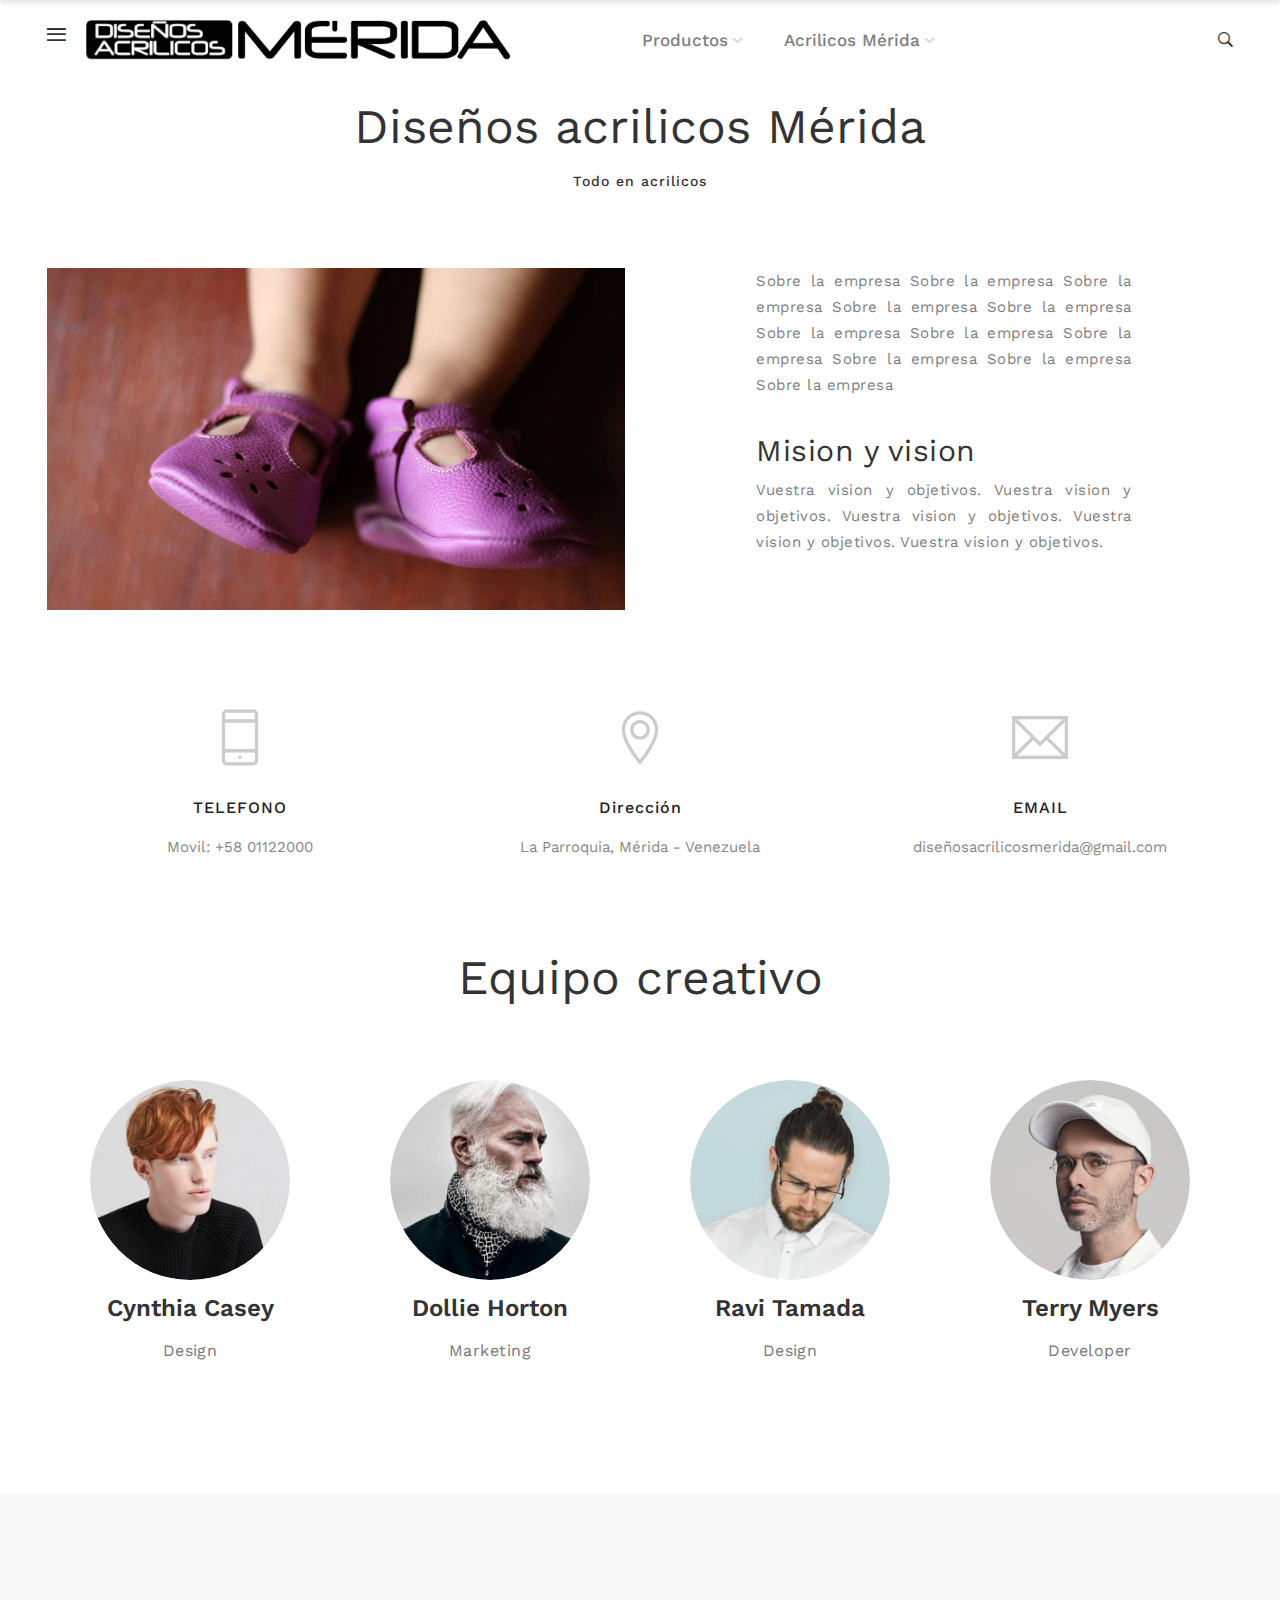
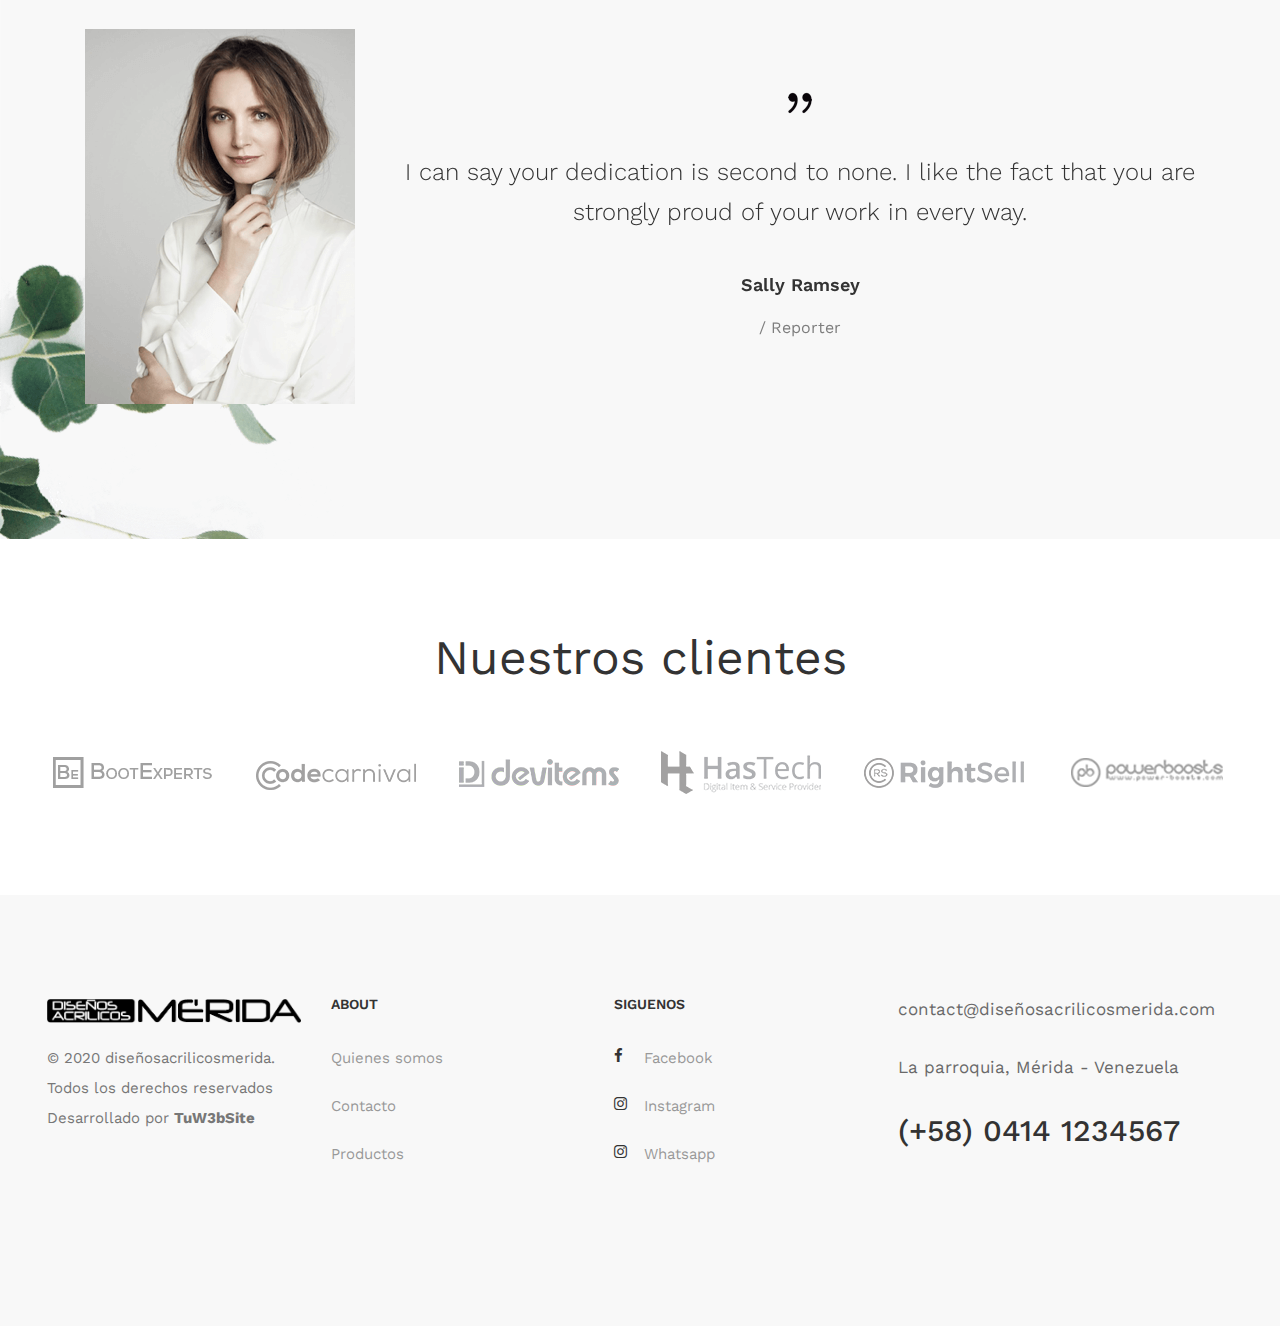
<file: about.html>
<!DOCTYPE html>
<html class="no-js" lang="zxx">

<head>
	<meta charset="utf-8">
	<meta http-equiv="X-UA-Compatible" content="IE=edge">
	<title>Diseños Acrilicos Mérida</title>
	<meta name="description" content="">
	<meta name="viewport" content="width=device-width, initial-scale=1">
	<link rel="icon" href="assets/images/favicon.ico">

	<link href="assets/css/bootstrap.min.css" rel="stylesheet">

	<link href="assets/css/font-awesome.min.css" rel="stylesheet">

	<link href="assets/css/ionicons.min.css" rel="stylesheet">

	<link href="assets/css/themify-icons.css" rel="stylesheet">

	<link href="assets/css/plugins.css" rel="stylesheet">

	<link href="assets/css/helper.css" rel="stylesheet">

	<link href="assets/css/main.css" rel="stylesheet">

	<script src="assets/js/vendor/modernizr-2.8.3.min.js"></script>

</head>

<body>
	<header class="header header-without-topbar header-sticky">
        
        <!--=======  header bottom  =======-->
        
        <div class="header-bottom pt-md-40 pb-md-40 pt-sm-40 pb-sm-40">
            <div class="container wide">


                    <!--=======  header bottom container  =======-->
                    
                    <div class="header-bottom-container">
                        
                        <!--=======  logo with off canvas  =======-->
                        
                        <div class="logo-with-offcanvas d-flex">
    
                            <div class="offcanvas-about-icon mr-20 d-none d-lg-block">
                                <a href="javascript:void(0)" id="offcanvas-about-icon">
                                    <i class="ion-navicon"></i>
                                </a>
                            </div>
        
                            <!--=======  logo   =======-->
                            
                            <div class="logo">
                                <a href="index.html">
                                    <img src="assets/images/logo.png" class="img-fluid" alt="">
                                </a>
                            </div>
                            
                            <!--=======  End of logo   =======-->
                        </div>
                        
                        <!--=======  End of logo with off canvas  =======-->
    
                        <!--=======  header bottom navigation  =======-->
                        
                        <div class="header-bottom-navigation">
                                <div class="site-main-nav d-none d-lg-block">
                                    <nav class="site-nav center-menu">
                                        <ul>
                                            
                                            <li class="menu-item-has-children"><a href="shop-left-sidebar.html">Productos</a>
                                                <ul class="sub-menu mega-menu mega-menu-column-4">
                                                   <li><a href="javascript:void(0)" class="mega-column-title">Categoria 1</a>
                                                        <ul class="mega-sub-menu">
                                                            <li><a href="shop-left-sidebar.html">subcategoria</a></li>
                                                            <li><a href="shop-left-sidebar.html">subcategoria</a></li>
                                                            <li><a href="shop-left-sidebar.html">subcategoria</a></li>
                                                            <li><a href="shop-left-sidebar.html">subcategoria</a></li>
                                                           
                                                        </ul>
                                                    </li>
                                                   <li><a href="javascript:void(0)" class="mega-column-title">Categoria 2</a>
                                                        <ul class="mega-sub-menu">
                                                            <li><a href="shop-left-sidebar.html">subcategoria</a></li>
                                                            <li><a href="shop-left-sidebar.html">subcategoria</a></li>
                                                            <li><a href="shop-left-sidebar.html">subcategoria</a></li>
                                                            <li><a href="shop-left-sidebar.html">subcategoria</a></li>
                                                           
                                                        </ul>
                                                    </li>
                                                   <li><a href="javascript:void(0)" class="mega-column-title">Categoria 3</a>
                                                        <ul class="mega-sub-menu">
                                                            <li><a href="shop-left-sidebar.html">subcategoria</a></li>
                                                            <li><a href="shop-left-sidebar.html">subcategoria</a></li>
                                                            <li><a href="shop-left-sidebar.html">subcategoria</a></li>
                                                            <li><a href="shop-left-sidebar.html">subcategoria</a></li>
                                                           
                                                        </ul>
                                                    </li>
                                                    <li>
                                                        <div class="menu-image">
                                                            <img src="assets/images/menu-image/megamenu-shop.png" class="img-fluid" alt="">
                                                        </div>
                                                    </li>
                                                </ul>
                                            </li>
                                           
                                            <li class="menu-item-has-children"><a href="javascript:void(0)">Acrilicos Mérida</a>
                                                <ul class="sub-menu single-column-menu">
                                                    <li><a href="about.html">Sobre nosotros</a></li>
                                                    
                                                    <li><a href="contact-us.html">Contáctanos</a></li>
                                                    
                                                </ul>
                                            </li>
                                            
                                        </ul>
                                    </nav>
                                </div>
                        </div>
                        
                        <!--=======  End of header bottom navigation  =======-->

                        <!--=======  headeer right container  =======-->
                        
                        <div class="header-right-container">

                            <!--=======  header right icons  =======-->
                            
                            <div class="header-right-icons d-flex justify-content-end align-items-center h-100">
                                <!--=======  single-icon  =======-->
                                
                                <div class="single-icon search">
                                    <a href="javascript:void(0)" id="search-icon">
                                        <i class="ion-ios-search-strong"></i>
                                    </a>
                                </div>
                                
                                <!--=======  End of single-icon  =======-->
                                
                                
                            </div>
                            <!--=======  End of header right icons  =======-->
        
                        </div>
                        
                        <!--=======  End of headeer right container  =======-->
                        
                        
                    </div>
                    
                    <!--=======  End of header bottom container  =======-->
                    
                    <!-- Mobile Navigation Start Here -->

                    <div class="site-mobile-navigation d-block d-lg-none">
                        <div id="dl-menu" class="dl-menuwrapper site-mobile-nav">
                            <!--Site Mobile Menu Toggle Start-->
                            <button class="dl-trigger hamburger hamburger--spin">
                                <span class="hamburger-box">
                                    <span class="hamburger-inner"></span>
                                </span>
                            </button><!--Site Mobile Menu Toggle End-->
                            <ul class="dl-menu dl-menu-toggle">
                                

                                <li><a href="index.html#">Productos</a>
                                    <ul class="dl-submenu">
                                        <li class=""> <a href="index.html#">Categoria1</a>
                                            <ul class="dl-submenu">
                                               
                                                <li><a href="shop-left-sidebar.html">Subcategoria</a></li>
                                                <li><a href="shop-left-sidebar.html">Subcategoria</a></li>
                                                <li><a href="shop-left-sidebar.html">Subcategoria</a></li>
                                               
                                            </ul>
                                        </li>
                                        <li class=""> <a href="index.html#">Categoria 2</a>
                                            <ul class="dl-submenu">
                                               <li><a href="shop-left-sidebar.html">Subcategoria</a></li>
                                                <li><a href="shop-left-sidebar.html">Subcategoria</a></li>
                                               <li><a href="shop-left-sidebar.html">Subcategoria</a></li>    
                                            </ul>
                                        </li>
                                        <li class=""> <a href="index.html#">Categoria 3</a>
                                            <ul class="dl-submenu">
                                                <li><a href="shop-left-sidebar.html">Subcategoria</a></li>
                                                <li><a href="shop-left-sidebar.html">Subcategoria</a></li>
                                                <li><a href="shop-left-sidebar.html">Subcategoria</a></li>
                                                <li><a href="shop-left-sidebar.html">Subcategoria</a></li>
                                            </ul>
                                        </li>


                                    </ul>
                                </li>
                               
                                <li><a href="index.html#">Acrilicos Mérida</a>
                                    <ul class="dl-submenu">
                                        <li><a href="about.html">Sobre nosotros</a></li>
                                        <li><a href="contact-us.html">Contáctanos</a></li>
                                    </ul>
                                </li>
                               
                            </ul>
                        </div>
                    </div>

                    <!-- Mobile Navigation End Here -->
                    
                        
            </div>
        </div>
    
        <!--=======  End of header bottom  =======-->
    </header>
	<section> <br> </section>
	<div class="section-title-container mb-80">
        <div class="container">
            <div class="row">
                <div class="col-lg-8 offset-lg-2">
                    <div class="section-title section-title--one text-center">
                        <h1>Diseños acrilicos Mérida</h1>
                        <p class="subtitle subtitle--deep mb-0">Todo en acrilicos</p>
                    </div>
                </div>
            </div>
        </div>
    </div>
    
    <div class="about-page-content mb-100 mb-sm-45">
        <div class="container wide">
            
            <div class="row">

                <div class="col-lg-6 mb-md-50 mb-sm-50">
                    <!--=======  about page 2 image  =======-->
                    
                    <div class="about-page-2-image">
                        <img src="assets/images/backgrounds/image-about-us.png" class="img-fluid" alt="">
                    </div>
                    
                    <!--=======  End of about page 2 image  =======-->
                </div>

                <div class="offset-xl-1 col-xl-4 col-lg-6 col-md-6 mb-sm-50">

                    <div class="about-page-text">
                        <p class=" mb-35" align="justify">Sobre la empresa Sobre la empresa Sobre la empresa Sobre la empresa Sobre la empresa Sobre la empresa Sobre la empresa Sobre la empresa Sobre la empresa Sobre la empresa Sobre la empresa  </p>

							<h2> Mision y vision</h2>
						<p class="mb-35" align="justify"> 
							Vuestra vision y objetivos.
							Vuestra vision y objetivos.
							Vuestra vision y objetivos.
							Vuestra vision y objetivos.
							Vuestra vision y objetivos.
						</p>
                    </div>
                </div>
            </div>
        </div>
    </div>
    <div class="icon-box-area mb-100 mb-sm-70">
		<div class="container">
			<div class="row">
				<div class="col-md-4 mb-sm-30">
					<div class="single-icon-box single-icon-box--grey-center-iconbox">
						<div class="icon-box-icon">
							<i class="ti-mobile"></i>
						</div>
						<div class="icon-box-content">
							<h3 class="title">TELEFONO</h3>
							<p class="content">Movil: +58 01122000</p>
						</div>
					</div>
				</div>
				<div class="col-md-4 mb-sm-30">
					<div class="single-icon-box single-icon-box--grey-center-iconbox">
						<div class="icon-box-icon">
							<i class="ti-location-pin"></i>
						</div>
						<div class="icon-box-content">
							<h3 class="title">Dirección</h3>
							<p class="content">La Parroquia, Mérida - Venezuela</p>
						</div>
					</div>
				</div>
				<div class="col-md-4 mb-sm-30">
					<div class="single-icon-box single-icon-box--grey-center-iconbox">
						<div class="icon-box-icon">
							<i class="ti-email"></i>
						</div>
						<div class="icon-box-content">
							<h3 class="title">EMAIL</h3>
							<p class="content">diseñosacrilicosmerida@gmail.com</p>
						</div>
					</div>
				</div>
			</div>
		</div>
	</div>
    
	<div class="section-title-container mb-60">
		<div class="container">
			<div class="row">
				<div class="col-lg-12">
					<!--=======  section title  =======-->
					
					<div class="section-title section-title--one text-center">
						
						<h1>Equipo creativo</h1>
					</div>
					
				<!--=======  End of section title  =======-->
			</div>
		</div>
	</div>
	</div>
    <div class="team-member-area mb-100">
		<div class="container">
			<div class="row">
				<div class="col-lg-3 col-md-4 mb-30">
					<!--=======  single team member  =======-->
					
					<div class="single-team-member text-center">
						<div class="member-image">
							<img src="assets/images/team/team-member-1.jpg" class="img-fluid" alt="">

							<div class="social-inside">
								<ul class="social-list">
									<li class="social-list__item"><a href="element-team-member.html#"><i class="fa fa-facebook"></i></a></li>
									<li class="social-list__item"><a href="element-team-member.html#"><i class="fa fa-google-plus"></i></a></li>
									<li class="social-list__item"><a href="element-team-member.html#"><i class="fa fa-twitter"></i></a></li>
								</ul>
							</div>
						</div>

						<div class="member-caption">
							<h2 class="name">Cynthia Casey</h2>
							<span class="subtext">Design</span>
						</div>
					</div>
					
					<!--=======  End of single team member  =======-->
				</div>
				<div class="col-lg-3 col-md-4 mb-30">
					<!--=======  single team member  =======-->
					
					<div class="single-team-member text-center">
						<div class="member-image">
							<img src="assets/images/team/team-member-2.jpg" class="img-fluid" alt="">

							<div class="social-inside">
								<ul class="social-list">
									<li class="social-list__item"><a href="element-team-member.html#"><i class="fa fa-facebook"></i></a></li>
									<li class="social-list__item"><a href="element-team-member.html#"><i class="fa fa-google-plus"></i></a></li>
									<li class="social-list__item"><a href="element-team-member.html#"><i class="fa fa-twitter"></i></a></li>
								</ul>
							</div>
						</div>

						<div class="member-caption">
							<h2 class="name">Dollie Horton</h2>
							<span class="subtext">Marketing</span>
						</div>
					</div>
					
					<!--=======  End of single team member  =======-->
				</div>
				<div class="col-lg-3 col-md-4 mb-30">
					<!--=======  single team member  =======-->
					
					<div class="single-team-member text-center">
						<div class="member-image">
							<img src="assets/images/team/team-member-3.jpg" class="img-fluid" alt="">

							<div class="social-inside">
								<ul class="social-list">
									<li class="social-list__item"><a href="element-team-member.html#"><i class="fa fa-facebook"></i></a></li>
									<li class="social-list__item"><a href="element-team-member.html#"><i class="fa fa-google-plus"></i></a></li>
									<li class="social-list__item"><a href="element-team-member.html#"><i class="fa fa-twitter"></i></a></li>
								</ul>
							</div>
						</div>

						<div class="member-caption">
							<h2 class="name">Ravi Tamada</h2>
							<span class="subtext">Design</span>
						</div>
					</div>
					
					<!--=======  End of single team member  =======-->
				</div>
				<div class="col-lg-3 col-md-4 mb-30">
					<!--=======  single team member  =======-->
					
					<div class="single-team-member text-center">
						<div class="member-image">
							<img src="assets/images/team/team-member-4.jpg" class="img-fluid" alt="">

							<div class="social-inside">
								<ul class="social-list">
									<li class="social-list__item"><a href="element-team-member.html#"><i class="fa fa-facebook"></i></a></li>
									<li class="social-list__item"><a href="element-team-member.html#"><i class="fa fa-google-plus"></i></a></li>
									<li class="social-list__item"><a href="element-team-member.html#"><i class="fa fa-twitter"></i></a></li>
								</ul>
							</div>
						</div>

						<div class="member-caption">
							<h2 class="name">Terry Myers</h2>
							<span class="subtext">Developer</span>
						</div>
					</div>
					
					<!--=======  End of single team member  =======-->
				</div>
				
			</div>
		</div>
	</div>
    
   <div class="Prasi-testimonial single-item-testimonial-area testimonial-bg testimonial-bg-1 mb-100 pt-135 pb-135">
        <div class="container">
            <div class="row">
                <div class="col-lg-12">
                   
                    <div class="Prasi-slick-slider multi-testimonial-slider-container"
                    data-slick-setting='{
                        "slidesToShow": 1,
                        "arrows": true,
                        "autoplay": true,
                        "autoplaySpeed": 5000,
                        "speed": 1000,
                        "prevArrow": {"buttonClass": "slick-prev", "iconClass": "ti-angle-left" },
                        "nextArrow": {"buttonClass": "slick-next", "iconClass": "ti-angle-right" }
                    }'
                    data-slick-responsive='[
                        {"breakpoint":1501, "settings": {"slidesToShow": 1} },
                        {"breakpoint":1199, "settings": {"slidesToShow": 1} },
                        {"breakpoint":991, "settings": {"slidesToShow": 1, "arrows": false} },
                        {"breakpoint":767, "settings": {"slidesToShow": 1, "arrows": false} },
                        {"breakpoint":575, "settings": {"slidesToShow": 1, "arrows": false} },
                        {"breakpoint":479, "settings": {"slidesToShow": 1, "arrows": false} }
                    ]'
                    >
                        <div class="col">
                            <div class="testimonial-item single-testimonial-single-item">

                                <div class="single-testimonial-single-item__image mb-sm-50">
                                    <img src="assets/images/testimonial/testimonial-1.png" class="img-fluid" alt="">
                                </div>

                                <div class="single-testimonial-single-item__content text-center">

                                    <div class="quote-icon d-inline-block mb-30">
                                        <img src="assets/images/icons/quote.png" class="img-fluid" alt="">
                                    </div>

                                    <div class="text mb-40">
                                        I can say your dedication is second to none. I like the fact that you are strongly proud of your work in every way.
                                    </div>

                                    <div class="client-info">
                                        <p class="name">Sally Ramsey</p>
                                        <span class="designation">/ Reporter</span>
                                    </div>

                                </div>

                            </div>
                        </div>
                        <div class="col">
                            <div class="testimonial-item single-testimonial-single-item">

                                <div class="single-testimonial-single-item__image mb-sm-50">
                                    <img src="assets/images/testimonial/testimonial-2.jpg" class="img-fluid" alt="">
                                </div>

                                <div class="single-testimonial-single-item__content text-center">

                                    <div class="quote-icon d-inline-block mb-30">
                                        <img src="assets/images/icons/quote.png" class="img-fluid" alt="">
                                    </div>

                                    <div class="text mb-40">
                                        This has already been my fifth-time purchasing their theme. I have been highly satisfied with their work.
                                    </div>

                                    <div class="client-info">
                                        <p class="name">Lois Thompson</p>
                                        <span class="designation">/ Model</span>
                                    </div>

                                </div>

                            </div>
                        </div>
                        
                        <div class="col">
                            <div class="testimonial-item single-testimonial-single-item">

                                <div class="single-testimonial-single-item__image mb-sm-50">
                                    <img src="assets/images/testimonial/testimonial-3.jpg" class="img-fluid" alt="">
                                </div>

                                <div class="single-testimonial-single-item__content text-center">

                                    <div class="quote-icon d-inline-block mb-30">
                                        <img src="assets/images/icons/quote.png" class="img-fluid" alt="">
                                    </div>

                                    <div class="text mb-40">
                                        There's nothing would satisfy me much more than a worry-free clean and responsive theme for my high-traffic site.
                                    </div>

                                    <div class="client-info">
                                        <p class="name">Florence Pittman</p>
                                        <span class="designation">/ Actor</span>
                                    </div>

                                </div>

                            </div>
                        </div>
                        
                        <div class="col">
                            <div class="testimonial-item single-testimonial-single-item">

                                <div class="single-testimonial-single-item__image mb-sm-50">
                                    <img src="assets/images/testimonial/testimonial-4.jpg" class="img-fluid" alt="">
                                </div>

                                <div class="single-testimonial-single-item__content text-center">

                                    <div class="quote-icon d-inline-block mb-30">
                                        <img src="assets/images/icons/quote.png" class="img-fluid" alt="">
                                    </div>

                                    <div class="text mb-40">
                                        Five-star for good customer support. They have the ability to resolve any issue in less than the time for a coffee cup.
                                    </div>

                                    <div class="client-info">
                                        <p class="name">Anais Coulon</p>
                                        <span class="designation">/ Reporter</span>
                                    </div>

                                </div>

                            </div>
                        </div>
                     
                    </div>
                </div>
            </div>
        </div>
    </div>
	<div class="section-title-container mb-40">
		<div class="container">
			<div class="row">
				<div class="col-lg-8 offset-lg-2">
					<div class="section-title section-title--one text-center">
						<h1>Nuestros clientes</h1>
					</div>
				</div>
			</div>
		</div>
	</div>
	
	
	<div class="brand-logo-area mb-90 mb-md-60 mb-sm-60">
		<div class="container wide">
			<div class="row">
				<div class="col-lg-2 col-md-4 mb-md-30 mb-sm-30">
					<!--=======  single brand logo  =======-->
					
					<div class="single-brand">
						<a href="about-us.html#">
							<img src="assets/images/brands/logo-1.png" class="img-fluid" alt="">
						</a>
					</div>
					
					<!--=======  End of single brand logo  =======-->
				</div>
				<div class="col-lg-2 col-md-4 mb-md-30 mb-sm-30">
					<!--=======  single brand logo  =======-->
					
					<div class="single-brand">
						<a href="about-us.html#">
							<img src="assets/images/brands/logo-2.png" class="img-fluid" alt="">
						</a>
					</div>
					
					<!--=======  End of single brand logo  =======-->
				</div>
				<div class="col-lg-2 col-md-4 mb-md-30 mb-sm-30">
					<!--=======  single brand logo  =======-->
					
					<div class="single-brand">
						<a href="about-us.html#">
							<img src="assets/images/brands/logo-3.png" class="img-fluid" alt="">
						</a>
					</div>
					
					<!--=======  End of single brand logo  =======-->
				</div>
				<div class="col-lg-2 col-md-4 mb-md-30 mb-sm-30">
					<!--=======  single brand logo  =======-->
					
					<div class="single-brand">
						<a href="about-us.html#">
							<img src="assets/images/brands/logo-4.png" class="img-fluid" alt="">
						</a>
					</div>
					
					<!--=======  End of single brand logo  =======-->
				</div>
				<div class="col-lg-2 col-md-4 mb-md-30 mb-sm-30">
					<!--=======  single brand logo  =======-->
					
					<div class="single-brand">
						<a href="about-us.html#">
							<img src="assets/images/brands/logo-5.png" class="img-fluid" alt="">
						</a>
					</div>
					
					<!--=======  End of single brand logo  =======-->
				</div>
				<div class="col-lg-2 col-md-4 mb-md-30 mb-sm-30">
					<!--=======  single brand logo  =======-->
					
					<div class="single-brand">
						<a href="about-us.html#">
							<img src="assets/images/brands/logo-6.png" class="img-fluid" alt="">
						</a>
					</div>
					
					<!--=======  End of single brand logo  =======-->
				</div>
			</div>
		</div>
	</div>

    

	<!--=============================================
	=            footer area         =
	=============================================-->
	
	<div class="footer-container footer-one pt-100 pb-50">
        <div class="container wide">
            <div class="row">
                <div class="col footer-single-widget">
                    <!--=======  copyright text  =======-->
                        <!--=======  logo  =======-->
                        
                        <div class="logo">
                            <img src="assets/images/logo.png" class="img-fluid" alt="">
                        </div>
                        
                        <!--=======  End of logo  =======-->

                        <!--=======  copyright text  =======-->
                        
                        <div class="copyright-text">
                            <p> &copy; 2020 diseñosacrilicosmerida.  <span>Todos los derechos reservados</span>  Desarrollado por <strong> <a href="https://www.tuw3bsite.com"> TuW3bSite</a> </strong></p>
                        </div>
                        
                        <!--=======  End of copyright text  =======-->
                    
                    <!--=======  End of copyright text  =======-->
                </div>
                <div class="col footer-single-widget">
                    <!--=======  single widget  =======-->
                        <h5 class="widget-title">ABOUT</h5>

                        <!--=======  footer navigation container  =======-->
                        
                        <div class="footer-nav-container">
                            <nav>
                                <ul>
                                    <li><a href="about.html">Quienes somos</a></li>
                                    <li><a href="contact-us.html">Contacto</a></li>
                                    <li><a href="shop-left-sidebar.html">Productos</a></li>
                                </ul>
                            </nav>
                        </div>
                        
                        <!--=======  End of footer navigation container  =======-->
                    
                    <!--=======  single widget  =======-->
                </div>
               

                <div class="col footer-single-widget">
                    <!--=======  single widget  =======-->
                        <h5 class="widget-title">SIGUENOS</h5>

                        <!--=======  footer navigation container  =======-->
                        
                        <div class="footer-nav-container footer-social-links">
                            <nav>
                                <ul>
                                    
                                    <li><a href="https://facebook.com/"> <i class="fa fa-facebook"></i> Facebook</a></li>
                                    <li><a href="https://instagram.com/"><i class="fa fa-instagram"></i> Instagram</a></li>
                                    <li><a href="https://whatsapp.com/"><i class="fa fa-instagram"></i> Whatsapp</a></li>
                                   
                                </ul>
                            </nav>
                        </div>
                        
                        <!--=======  End of footer navigation container  =======-->
                        
                    
                    <!--=======  single widget  =======-->
                </div>
                <div class="col footer-single-widget">
                   
                            
                    <div class="footer-subscription-widget">
                    
                            <p class="footer-email"><a href="mailto:contact@diseñosacrilicosmerida.com">contact@diseñosacrilicosmerida.com</a></p>
                            <p class="footer-email">La parroquia, Mérida - Venezuela</p>
                            <p class="footer-phone">(+58) 0414 1234567</p>
                   
                        </div>
                    </div>
                </div>
            </div>
        </div>
    </div>
	
	<!--=====  End of footer area  ======-->

	<!--=============================================
	=            overlay items         =
	=============================================-->
	
	<!--=======  about overlay  =======-->
	
	 <div class="header-offcanvas about-overlay" id="about-overlay">
        <div class="overlay-close inactive"></div>
        <div class="overlay-content">

            <!--=======  close icon  =======-->
            
            <span class="close-icon" id="about-close-icon">
                <a href="javascript:void(0)">
                    <i class="ti-close"></i>
                </a>
            </span>
            
            <!--=======  End of close icon  =======-->

            <!--=======  overlay content container  =======-->
            
            <div class="overlay-content-container d-flex flex-column justify-content-between h-100">
                <!--=======  widget wrapper  =======-->

                <div class="widget-wrapper">
                    <!--=======  single widget  =======-->
                    
                    <div class="single-widget">
                        <h2 class="widget-title">Quienes somos</h2>
                        <p>Sobre la empresa</p>
                    </div>
                    
                    <!--=======  End of single widget  =======-->
                </div>
            
                <!--=======  End of widget wrapper  =======-->
    
                <!--=======  contact widget  =======-->
                
                <div class="contact-widget">
                    <p class="email"><a href="mailto:contact@diseñosacrilicosmérida.com">contact@diseñosacrilicosmérida.com</a></p>
                    <p class="phone">(+58) 123 567990</p>
    
                    <div class="social-icons">
                        <ul>
                            
                            <li><a href="https://www.facebook.com/" data-tippy="Facebook" data-tippy-inertia="true" data-tippy-animation="shift-away" data-tippy-delay="50" data-tippy-arrow="true"  target="_blank"><i class="fa fa-facebook"></i></a></li>
                            <li><a href="https://www.instagram.com/" data-tippy="Instagram" data-tippy-inertia="true" data-tippy-animation="shift-away" data-tippy-delay="50" data-tippy-arrow="true" target="_blank"><i class="fa fa-instagram"></i></a></li>
                            
                        </ul>
                    </div>
                </div>
                
                <!--=======  End of contact widget  =======-->
            </div>
            
            <!--=======  End of overlay content container  =======-->
        </div>
    </div>
	
	<!--=======  End of about overlay  =======-->

	<!--=======  wishlist overlay  =======-->
	
	<div class="wishlist-overlay" id="wishlist-overlay">
		<div class="wishlist-overlay-close inactive"></div>
		<div class="wishlist-overlay-content">
			<!--=======  close icon  =======-->
			
			<span class="close-icon" id="wishlist-close-icon">
				<a href="javascript:void(0)">
					<i class="ion-android-close"></i>
				</a>
			</span>
			
			
		</div>
	</div>
	
	
	<div class="search-overlay" id="search-overlay">
		
		<!--=======  close icon  =======-->
		
		<span class="close-icon search-close-icon">
			<a href="javascript:void(0)"  id="search-close-icon">
				<i class="ti-close"></i>
			</a>
		</span>
		
		<!--=======  End of close icon  =======-->

		<!--=======  search overlay content  =======-->
		
		<div class="search-overlay-content">
			<div class="input-box">
				<form action="index.html">
					<input type="search" placeholder="Search Products...">
				</form>
			</div>
			<div class="search-hint">
				<span># Hit enter to search or ESC to close</span>
			</div>
		</div>
		
		<!--=======  End of search overlay content  =======-->
	</div>
	
	<!--=======  End of search overlay  =======-->
	
	<!--=====  End of overlay items  ======-->

	<!-- scroll to top  -->
	<a href="about-us-2.html#" class="scroll-top"></a>
	<!-- end of scroll to top -->

	<!-- JS
	============================================ -->
	<!-- jQuery JS -->
	<script src="assets/js/vendor/jquery.min.js"></script>

	<!-- Popper JS -->
	<script src="assets/js/popper.min.js"></script>

	<!-- Bootstrap JS -->
	<script src="assets/js/bootstrap.min.js"></script>

	<!-- Plugins JS -->
	<script src="assets/js/plugins.js"></script>

	<!-- Main JS -->
	<script src="assets/js/main.js"></script>

</body>

</html>
</file>
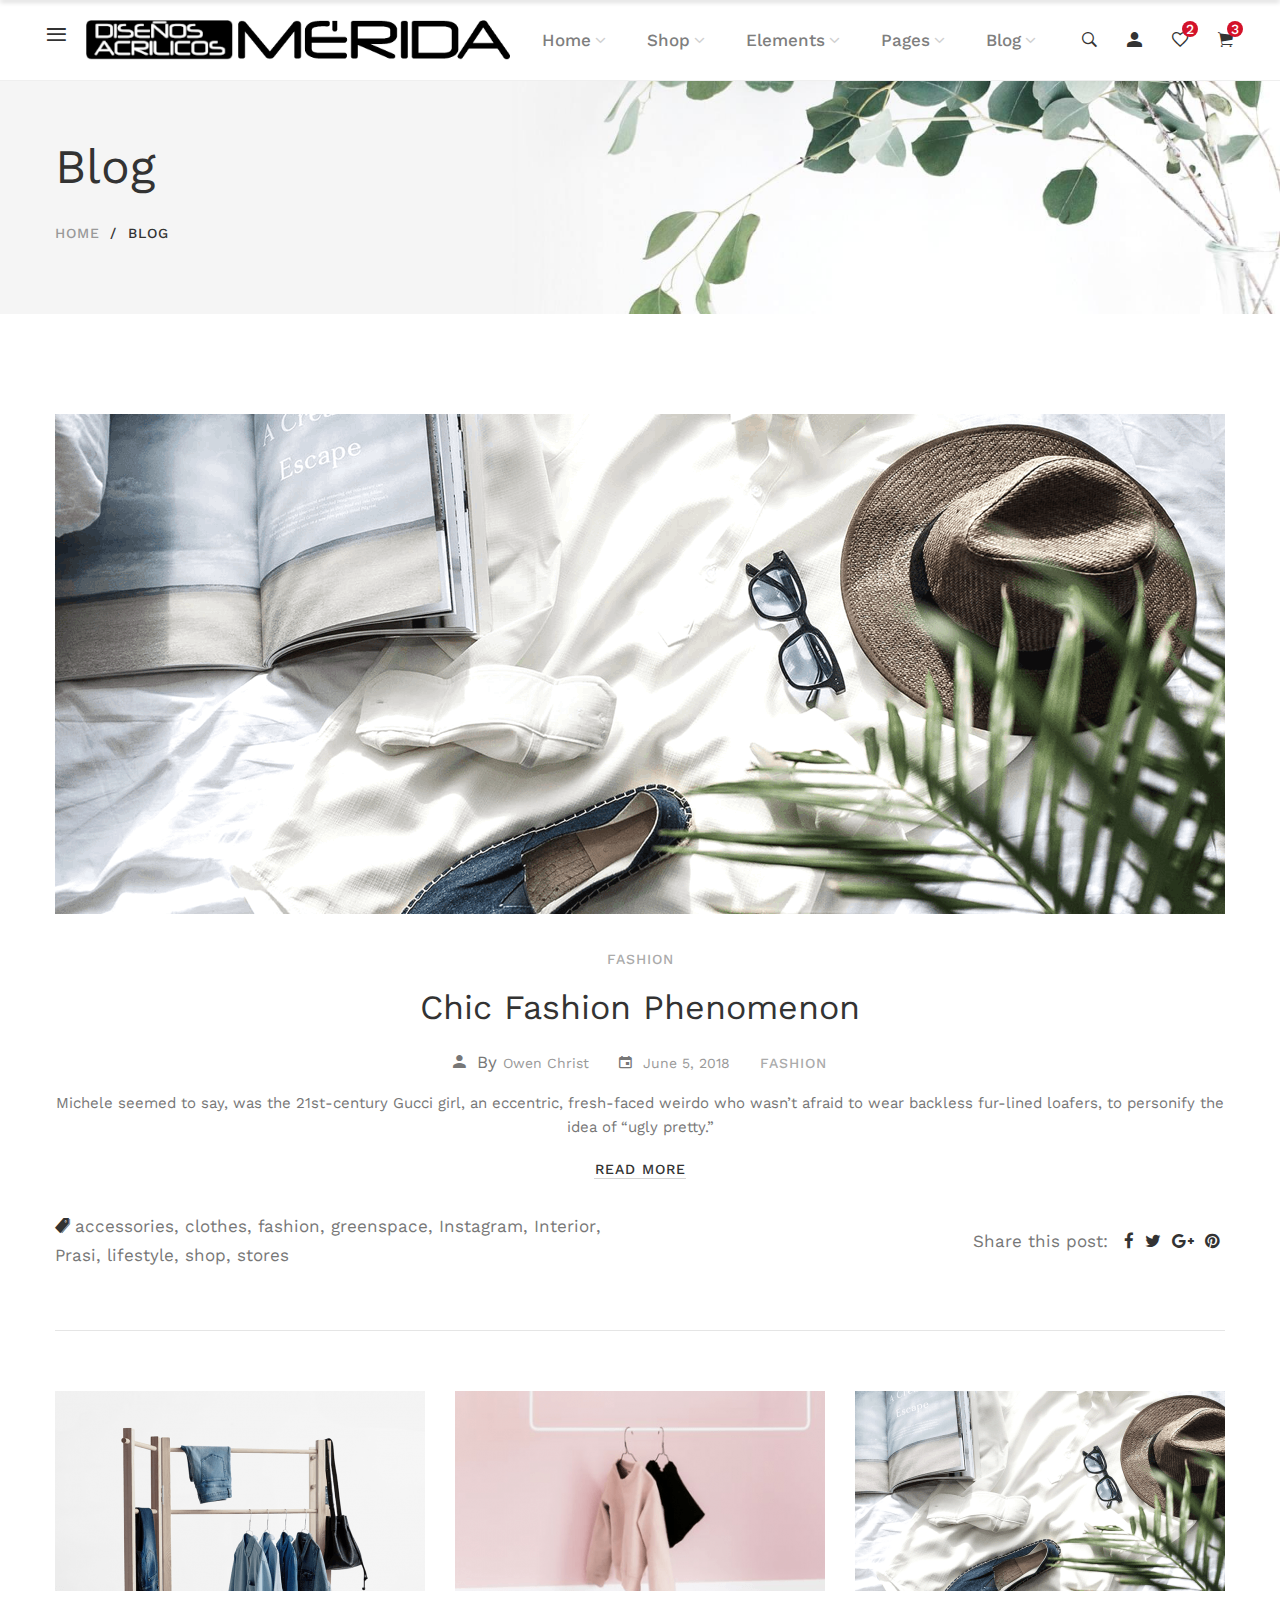
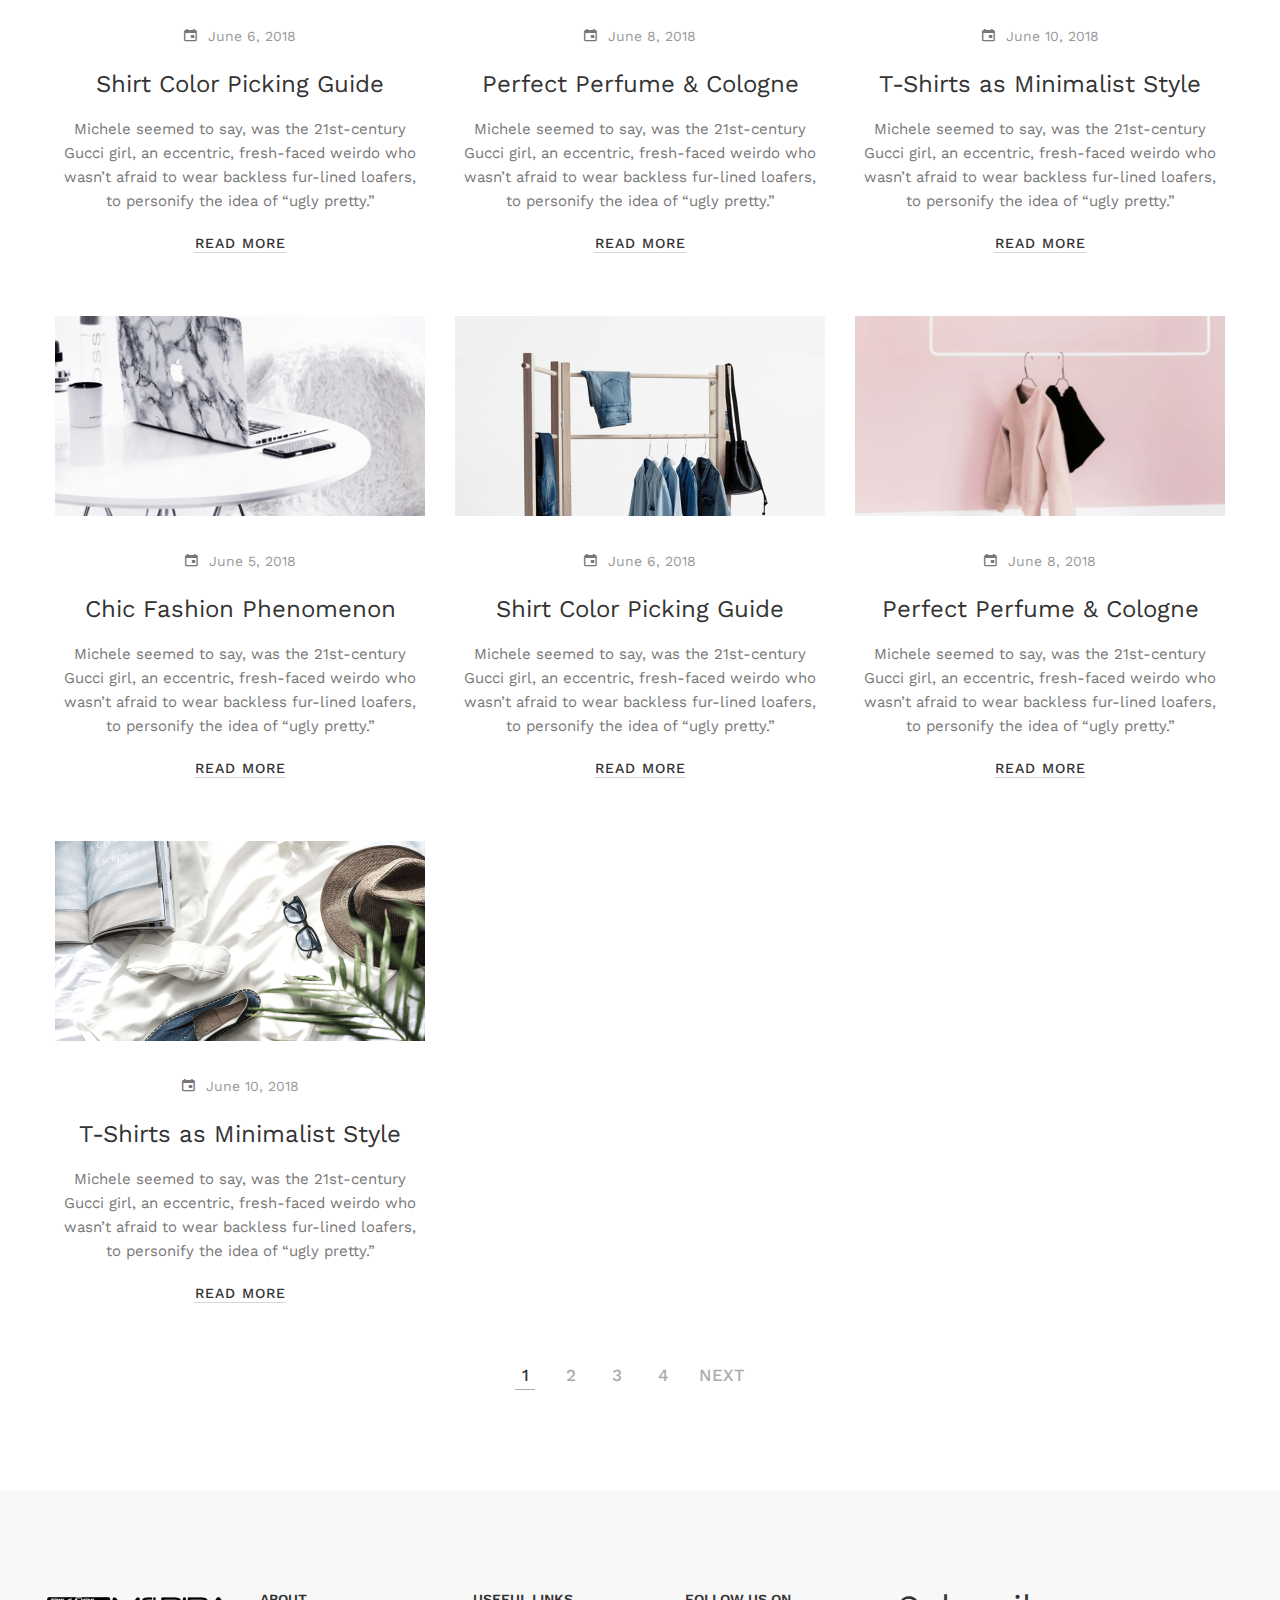
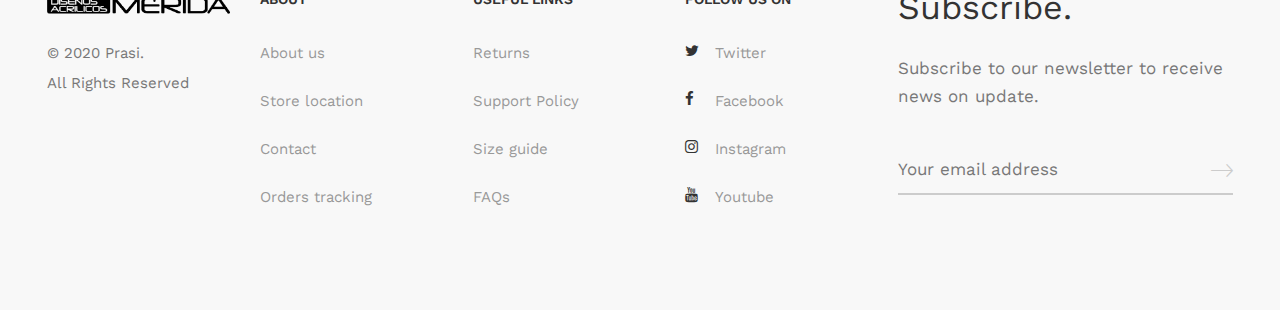
<file: blog-full-then-grid-full-width.html>
<!DOCTYPE html>
<html class="no-js" lang="zxx">

<head>
	<meta charset="utf-8">
	<meta http-equiv="X-UA-Compatible" content="IE=edge">
	<title>Prasi - Multipurpose eCommerce Bootstrap4 Template</title>
	<meta name="description" content="">
	<meta name="viewport" content="width=device-width, initial-scale=1">
	<!-- Favicon -->
	<link rel="icon" href="assets/images/favicon.ico">

	<!-- CSS
	============================================ -->
	<!-- Bootstrap CSS -->
	<link href="assets/css/bootstrap.min.css" rel="stylesheet">

	<!-- FontAwesome CSS -->
	<link href="assets/css/font-awesome.min.css" rel="stylesheet">

	<!-- Ionicons CSS -->
	<link href="assets/css/ionicons.min.css" rel="stylesheet">

	<!-- Themify CSS -->
	<link href="assets/css/themify-icons.css" rel="stylesheet">

	<!-- Plugins CSS -->
	<link href="assets/css/plugins.css" rel="stylesheet">

	<!-- Helper CSS -->
	<link href="assets/css/helper.css" rel="stylesheet">

	<!-- Main CSS -->
	<link href="assets/css/main.css" rel="stylesheet">

	<!-- Modernizer JS -->
	<script src="assets/js/vendor/modernizr-2.8.3.min.js"></script>

</head>

<body>

	
	<!--=============================================
	=            Header offcanvas about         =
	=============================================-->
	
	<header class="header header-offcanvas-about header-sticky">
		
		<!--=======  header bottom  =======-->
		
		<div class="header-bottom pt-md-40 pb-md-40 pt-sm-40 pb-sm-40">
			<div class="container wide">

					<!--=======  header bottom container  =======-->
					
					<div class="header-bottom-container">
						
						<!--=======  logo with off canvas  =======-->
						
						<div class="logo-with-offcanvas d-flex">
	
							<!--=======  offcanvas about icon  =======-->
							
							<div class="offcanvas-about-icon mr-20 d-none d-lg-block">
								<a href="javascript:void(0)" id="offcanvas-about-icon">
									<i class="ion-navicon"></i>
								</a>
							</div>
							
							<!--=======  End of offcanvas about icon  =======-->
		
							<!--=======  logo   =======-->
							
							<div class="logo">
								<a href="index.html">
									<img src="assets/images/logo.png" class="img-fluid" alt="">
								</a>
							</div>
							
							<!--=======  End of logo   =======-->
						</div>
						
						<!--=======  End of logo with off canvas  =======-->
	
						<!--=======  header bottom navigation  =======-->
						
						<div class="header-bottom-navigation">
								<div class="site-main-nav d-none d-lg-block">
									<nav class="site-nav center-menu">
										<ul>
											<li class="menu-item-has-children"><a href="index.html">Home</a>
												<ul class="sub-menu mega-menu mega-menu-column-5">
													<li><a href="javascript:void(0)" class="mega-column-title">Home Group</a>
														<ul class="mega-sub-menu">
															<li><a href="index-trending.html">Trending</a><img src="assets/images/home-preview/01.jpg" class="img-fluid" alt=""></li>
															<li><a href="index-collection.html">My collection</a><img src="assets/images/home-preview/02.jpg" class="img-fluid" alt=""></li>
															<li><a href="index-special.html">Special</a><img src="assets/images/home-preview/03.jpg" class="img-fluid" alt=""></li>
															<li><a href="index-concept.html">concept</a><img src="assets/images/home-preview/04.jpg" class="img-fluid" alt=""></li>
															<li><a href="index-smart.html">smart design</a><img src="assets/images/home-preview/05.jpg" class="img-fluid" alt=""></li>
														</ul>
													</li>
													<li><a href="javascript:void(0)" class="mega-column-title">Home Group</a>
														<ul class="mega-sub-menu">
															<li><a href="index-furniture.html">Furniture </a><img src="assets/images/home-preview/06.jpg" class="img-fluid" alt=""></li>
															<li><a href="index-essentials.html">Essentials</a><img src="assets/images/home-preview/07.jpg" class="img-fluid" alt=""></li>
															<li><a href="index-lookbook.html">Lookbook</a><img src="assets/images/home-preview/08.jpg" class="img-fluid" alt=""></li>
															<li><a href="index-wearables.html">Wearables</a><img src="assets/images/home-preview/09.jpg" class="img-fluid" alt=""></li>
															<li><a href="index-accessories.html">Accessories</a><img src="assets/images/home-preview/10.jpg" class="img-fluid" alt=""></li>
														</ul>
													</li>
													<li><a href="javascript:void(0)" class="mega-column-title">Home Group</a>
														<ul class="mega-sub-menu">
															<li><a href="index-shoppable.html">Shoppable</a><img src="assets/images/home-preview/11.jpg" class="img-fluid" alt=""></li>
															<li><a href="index-instagram.html">Instagram Shop</a><img src="assets/images/home-preview/12.jpg" class="img-fluid" alt=""></li>
															<li><a href="index-fashion.html">Fashion</a><img src="assets/images/home-preview/13.jpg" class="img-fluid" alt=""></li>
															<li><a href="index-perfumes.html">Perfumes</a><img src="assets/images/home-preview/14.jpg" class="img-fluid" alt=""></li>
															<li><a href="index-cosmetics.html">Cosmetics</a><img src="assets/images/home-preview/15.jpg" class="img-fluid" alt=""></li>
														</ul>
													</li>
													<li><a href="javascript:void(0)" class="mega-column-title">Home Group</a>
														<ul class="mega-sub-menu">
															<li><a href="index-decor.html">Home Decor</a><img src="assets/images/home-preview/16.png" class="img-fluid" alt=""></li>
															<li><a href="index-creative.html">Creative</a><img src="assets/images/home-preview/17.png" class="img-fluid" alt=""></li>
														</ul>
													</li>
													<li>
														<div class="menu-image">
															<img src="assets/images/menu-image/menu-element.png" class="img-fluid" alt="">
														</div>
													</li>
												</ul>
											</li>
											<li class="menu-item-has-children"><a href="shop-left-sidebar.html">Shop</a>
												<ul class="sub-menu mega-menu mega-menu-column-4">
													<li><a href="javascript:void(0)" class="mega-column-title">Shop Pages</a>
														<ul class="mega-sub-menu">
															<li><a href="shop-no-sidebar.html">Shop No Sidebar</a></li>
															<li><a href="shop-left-sidebar.html">Shop Left Sidebar</a></li>
															<li><a href="shop-right-sidebar.html">Shop Right Sidebar</a></li>
															<li><a href="shop-fullwidth-no-space.html">Shop Fullwidth No Space</a></li>
															<li><a href="shop-fullwidth-no-sidebar.html">Shop Fullwidth No Sidebar</a></li>
															<li><a href="shop-fullwidth-left-sidebar.html">Shop Fullwidth Left Sidebar</a></li>
															<li><a href="shop-fullwidth-right-sidebar.html">Shop Fullwidth Right Sidebar</a></li>
														</ul>
													</li>
													<li><a href="javascript:void(0)" class="mega-column-title">Shop Pages</a>
														<ul class="mega-sub-menu">
															<li><a href="shop-product-basic.html">Basic </a></li>
															<li><a href="shop-product-fullwidth.html">Fullwidth</a></li>
															<li><a href="shop-product-sticky-details.html">Sticky details</a></li>
															<li><a href="shop-product-with-sidebar.html">With Sidebar</a></li>
															<li><a href="shop-product-extra-content.html">Extra Content</a></li>
															<li><a href="shop-product-variation-image.html">Variation Image</a></li>
															<li><a href="shop-product-bought-together.html">Bought Together</a></li>
														</ul>
													</li>
													<li><a href="javascript:void(0)" class="mega-column-title">Shop Pages</a>
														<ul class="mega-sub-menu">
															<li><a href="shop-product-with-background.html">Product with background</a></li>
															<li><a href="shop-cart.html">Shopping Cart</a></li>
															<li><a href="shop-checkout.html">Checkout</a></li>
															<li><a href="shop-order-tracking.html">Order Tracking</a></li>
															<li><a href="shop-wishlist.html">Wishlist</a></li>
															<li><a href="shop-customer-login.html">Customer Login</a></li>
															<li><a href="shop-by-brand.html">Shop by Brand</a></li>
														</ul>
													</li>
													<li>
														<div class="menu-image">
															<img src="assets/images/menu-image/megamenu-shop.png" class="img-fluid" alt="">
														</div>
													</li>
												</ul>
											</li>
											<li class="menu-item-has-children"><a href="javascript:void(0)">Elements</a>
												<ul class="sub-menu mega-menu mega-menu-column-5">
													<li><a href="javascript:void(0)" class="mega-column-title">Shop / Products</a>
														<ul class="mega-sub-menu">
															<li><a href="element-product-categories.html">Product Categories</a></li>
															<li><a href="element-product-sliders.html">Product Sliders</a></li>
															<li><a href="element-product-tabs.html">Product Tabs</a></li>
															<li><a href="element-product-widget.html">Product Widget</a></li>
															<li><a href="element-recent-products.html">Recent Products</a></li>
														</ul>
													</li>
													<li><a href="javascript:void(0)" class="mega-column-title">Shop / Products</a>
														<ul class="mega-sub-menu">
															<li><a href="element-sale-products.html">Sale Products </a></li>
															<li><a href="element-featured-products.html">Featured products</a></li>
															<li><a href="element-top-rated-products.html">Top Rated products</a></li>
															<li><a href="element-bestselling-products.html">Best Selling products</a></li>
															<li><a href="element-product-attributes.html">Product Attributes</a></li>
														</ul>
													</li>
													<li><a href="javascript:void(0)" class="mega-column-title">Theming</a>
														<ul class="mega-sub-menu">
															<li><a href="element-blog-posts.html">Blog Posts</a></li>
															<li><a href="element-mailchimp-form.html">Mailchimp Form</a></li>
															<li><a href="element-icon-box.html">Icon Box</a></li>
															<li><a href="element-team-member.html">Team Member</a></li>
															<li><a href="element-instagram.html">Instagram</a></li>
														</ul>
													</li>
													<li><a href="javascript:void(0)" class="mega-column-title">Theming</a>
														<ul class="mega-sub-menu">
															<li><a href="element-faq.html">FAQs / Toggles</a></li>
															<li><a href="element-countdown-timer.html">Countdown Timer</a></li>
															<li><a href="element-button.html">Buttons</a></li>
															<li><a href="element-testimonials.html">Testimonials</a></li>
															<li><a href="element-google-maps.html">Google Maps</a></li>
														</ul>
													</li>
													<li>
														<div class="menu-image">
															<img src="assets/images/menu-image/menu-element.png" class="img-fluid" alt="">
														</div>
													</li>
												</ul>
											</li>
											<li class="menu-item-has-children"><a href="javascript:void(0)">Pages</a>
												<ul class="sub-menu single-column-menu">
													<li><a href="about-us.html">About Us</a></li>
													<li><a href="about-us-2.html">About Us 2</a></li>
													<li><a href="contact-us.html">Contact Us</a></li>
													<li><a href="faq.html">F.A.Q</a></li>
													<li><a href="coming-soon.html">Coming Soon</a></li>
													<li><a href="404.html">404</a></li>
												</ul>
											</li>
											<li class="menu-item-has-children "><a href="javascript:void(0)">Blog</a>
												<ul class="sub-menu single-column-menu single-column-has-children">
													<li><a href="blog-standard-right-sidebar.html">Standard Layout</a>
														<ul class="multilevel-submenu">
															<li><a href="blog-standard-right-sidebar.html">Right Sidebar</a></li>
															<li><a href="blog-standard-left-sidebar.html">Left Sidebar</a></li>
															<li><a href="blog-standard-full-width.html">Full Width</a></li>
														</ul>
													</li>
													<li><a href="blog-grid-right-sidebar.html">Grid Layout</a>
														<ul class="multilevel-submenu">
															<li><a href="blog-grid-right-sidebar.html">Right Sidebar</a></li>
															<li><a href="blog-grid-left-sidebar.html">Left Sidebar</a></li>
															<li><a href="blog-grid-full-width.html">Full Width</a></li>
														</ul>
													</li>
													<li><a href="blog-list-right-sidebar.html">List Layout</a>
														<ul class="multilevel-submenu">
															<li><a href="blog-list-right-sidebar.html">Right Sidebar</a></li>
															<li><a href="blog-list-left-sidebar.html">Left Sidebar</a></li>
															<li><a href="blog-list-full-width.html">Full Width</a></li>
														</ul>
													</li>
													<li><a href="blog-masonry-right-sidebar.html">Masonry Layout</a>
														<ul class="multilevel-submenu">
															<li><a href="blog-masonry-right-sidebar.html">Right Sidebar</a></li>
															<li><a href="blog-masonry-left-sidebar.html">Left Sidebar</a></li>
															<li><a href="blog-masonry-full-width.html">Full Width</a></li>
														</ul>
													</li>
													<li><a href="blog-full-then-grid-right-sidebar.html">1st Full Then Grid Layout</a>
														<ul class="multilevel-submenu">
															<li><a href="blog-full-then-grid-right-sidebar.html">Right Sidebar</a></li>
															<li><a href="blog-full-then-grid-left-sidebar.html">Left Sidebar</a></li>
															<li><a href="blog-full-then-grid-full-width.html">Full Width</a></li>
														</ul>
													</li>
													<li><a href="blog-single-post-right-sidebar.html">Single Post Layout</a>
														<ul class="multilevel-submenu">
															<li><a href="blog-single-post-right-sidebar.html">Right Sidebar</a></li>
															<li><a href="blog-single-post-left-sidebar.html">Left Sidebar</a></li>
															<li><a href="blog-single-post-full-width.html">Full Width</a></li>
														</ul>
													</li>
												</ul>
											</li>
										</ul>
									</nav>
								</div>
						</div>
						
						<!--=======  End of header bottom navigation  =======-->

						<!--=======  headeer right container  =======-->
						
						<div class="header-right-container">

							<!--=======  header right icons  =======-->
							
							<div class="header-right-icons d-flex justify-content-end align-items-center h-100">
								<!--=======  single-icon  =======-->
								
								<div class="single-icon search">
									<a href="javascript:void(0)" id="search-icon">
										<i class="ion-ios-search-strong"></i>
									</a>
								</div>
								
								<!--=======  End of single-icon  =======-->
								<!--=======  single-icon  =======-->
								
								<div class="single-icon user-login">
									<a href="shop-customer-login.html">
										<i class="ion-android-person"></i>
									</a>
								</div>
								
								<!--=======  End of single-icon  =======-->
								<!--=======  single-icon  =======-->
								
								<div class="single-icon wishlist">
									<a href="javascript:void(0)" id="offcanvas-wishlist-icon">
										<i class="ion-android-favorite-outline"></i>
										<span class="count">2</span>
									</a>
								</div>
								
								<!--=======  End of single-icon  =======-->
								<!--=======  single-icon  =======-->
								
								<div class="single-icon cart">
									<a href="javascript:void(0)" id="offcanvas-cart-icon">
										<i class="ion-ios-cart"></i>
										<span class="count">3</span>
									</a>
								</div>
								<!--=======  End of single-icon  =======-->
							</div>
							<!--=======  End of header right icons  =======-->
		
						</div>
						
						<!--=======  End of headeer right container  =======-->
						
						
					</div>
					
					<!--=======  End of header bottom container  =======-->
					
					<!-- Mobile Navigation Start Here -->

					<div class="site-mobile-navigation d-block d-lg-none">
						<div id="dl-menu" class="dl-menuwrapper site-mobile-nav">
							<!--Site Mobile Menu Toggle Start-->
							<button class="dl-trigger hamburger hamburger--spin">
								<span class="hamburger-box">
									<span class="hamburger-inner"></span>
								</span>
							</button><!--Site Mobile Menu Toggle End-->
							<ul class="dl-menu dl-menu-toggle">
								<li class=""><a href="blog-full-then-grid-full-width.html#">Home</a>
									<ul class="dl-submenu">
										<li class=""> <a href="blog-full-then-grid-full-width.html#">Home Group One</a>
											<ul class="dl-submenu">
												<li><a href="index-trending.html">Trending</a></li>
												<li><a href="index-collection.html">My collection</a></li>
												<li><a href="index-special.html">Special</a></li>
												<li><a href="index-concept.html">concept</a></li>
												<li><a href="index-smart.html">smart design</a></li>
											</ul>
										</li>
										<li> <a href="blog-full-then-grid-full-width.html#">Home Group Two</a>
											<ul class="dl-submenu">
													<li><a href="index-furniture.html">Furniture </a></li>
													<li><a href="index-essentials.html">Essentials</a></li>
													<li><a href="index-lookbook.html">Lookbook</a></li>
													<li><a href="index-wearables.html">Wearables</a></li>
													<li><a href="index-accessories.html">Accessories</a></li>
											</ul>
										</li>
										<li> <a href="blog-full-then-grid-full-width.html#">Home Group three</a>
											<ul class="dl-submenu">
												<li><a href="index-shoppable.html">Shoppable</a></li>
												<li><a href="index-instagram.html">Instagram Shop</a></li>
												<li><a href="index-fashion.html">Fashion</a></li>
												<li><a href="index-perfumes.html">Perfumes</a></li>
												<li><a href="index-cosmetics.html">Cosmetics</a></li>
											</ul>
										</li>
										<li> <a href="blog-full-then-grid-full-width.html#">Home Group four</a>
											<ul class="dl-submenu">
												<li><a href="index-decor.html">Home Decor</a></li>
												<li><a href="index-creative.html">Creative</a></li>
											</ul>
										</li>
									</ul>
								</li>

								<li><a href="blog-full-then-grid-full-width.html#">Shop</a>
									<ul class="dl-submenu">
										<li class=""> <a href="blog-full-then-grid-full-width.html#">Shop Pages</a>
											<ul class="dl-submenu">
												<li><a href="shop-no-sidebar.html">Shop No Sidebar</a></li>
												<li><a href="shop-left-sidebar.html">Shop Left Sidebar</a></li>
												<li><a href="shop-right-sidebar.html">Shop Right Sidebar</a></li>
												<li><a href="shop-fullwidth-no-space.html">Shop Fullwidth No Space</a></li>
												<li><a href="shop-fullwidth-no-sidebar.html">Shop Fullwidth No Sidebar</a></li>
												<li><a href="shop-fullwidth-left-sidebar.html">Shop Fullwidth Left Sidebar</a></li>
												<li><a href="shop-fullwidth-right-sidebar.html">Shop Fullwidth Right Sidebar</a></li>
											</ul>
										</li>
										<li class=""> <a href="blog-full-then-grid-full-width.html#">Product Details Pages</a>
											<ul class="dl-submenu">
												<li><a href="shop-product-basic.html">Basic </a></li>
												<li><a href="shop-product-fullwidth.html">Fullwidth</a></li>
												<li><a href="shop-product-sticky-details.html">Sticky details</a></li>
												<li><a href="shop-product-with-sidebar.html">With Sidebar</a></li>
												<li><a href="shop-product-extra-content.html">Extra Content</a></li>
												<li><a href="shop-product-variation-image.html">Variation Image</a></li>
												<li><a href="shop-product-bought-together.html">Bought Together</a></li>
												

											</ul>
										</li>
										<li class=""> <a href="blog-full-then-grid-full-width.html#">Other Shop Pages</a>
											<ul class="dl-submenu">
												<li><a href="shop-product-with-background.html">Product with background</a></li>
												<li><a href="shop-cart.html">Shopping Cart</a></li>
												<li><a href="shop-checkout.html">Checkout</a></li>
												<li><a href="shop-order-tracking.html">Order Tracking</a></li>
												<li><a href="shop-wishlist.html">Wishlist</a></li>
												<li><a href="shop-customer-login.html">Customer Login</a></li>
												<li><a href="shop-by-brand.html">Shop by Brand</a></li>

											</ul>
										</li>


									</ul>
								</li>
								<li><a href="blog-full-then-grid-full-width.html#">Elements</a>
									<ul class="dl-submenu">
										<li class=""> <a href="blog-full-then-grid-full-width.html#">Shop / Products</a>
											<ul class="dl-submenu">
												<li><a href="element-product-categories.html">Product Categories</a></li>
												<li><a href="element-product-sliders.html">Product Sliders</a></li>
												<li><a href="element-product-tabs.html">Product Tabs</a></li>
												<li><a href="element-product-widget.html">Product Widget</a></li>
												<li><a href="element-recent-products.html">Recent Products</a></li>
											</ul>
										</li>
										<li class=""> <a href="blog-full-then-grid-full-width.html#">Shop / Products</a>
											<ul class="dl-submenu">
													<li><a href="element-sale-products.html">Sale Products </a></li>
													<li><a href="element-featured-products.html">Featured products</a></li>
													<li><a href="element-top-rated-products.html">Top Rated products</a></li>
													<li><a href="element-bestselling-products.html">Best Selling products</a></li>
													<li><a href="element-product-attributes.html">Product Attributes</a></li>
											</ul>
										</li>
										<li class=""> <a href="blog-full-then-grid-full-width.html#">Theming</a>
											<ul class="dl-submenu">
												<li><a href="element-blog-posts.html">Blog Posts</a></li>
												<li><a href="element-mailchimp-form.html">Mailchimp Form</a></li>
												<li><a href="element-icon-box.html">Icon Box</a></li>
												<li><a href="element-team-member.html">Team Member</a></li>
												<li><a href="element-instagram.html">Instagram</a></li>

											</ul>
										</li>


									</ul>
								</li>
								<li><a href="blog-full-then-grid-full-width.html#">Pages</a>
									<ul class="dl-submenu">
										<li><a href="about-us.html">About Us</a></li>
										<li><a href="about-us-2.html">About Us 2</a></li>
										<li><a href="contact-us.html">Contact Us</a></li>
										<li><a href="faq.html">F.A.Q</a></li>
										<li><a href="coming-soon.html">Coming Soon</a></li>
										<li><a href="404.html">404</a></li>
									</ul>
								</li>
								<li><a href="blog-full-then-grid-full-width.html#">Blog</a>
									<ul class="dl-submenu">
										<li><a href="blog-full-then-grid-full-width.html#">Standard Layout</a>
											<ul class="dl-submenu">
												<li><a href="blog-standard-right-sidebar.html">Right Sidebar</a></li>
												<li><a href="blog-standard-left-sidebar.html">Left Sidebar</a></li>
												<li><a href="blog-standard-full-width.html">Full Width</a></li>
											</ul>
										</li>
										<li><a href="blog-full-then-grid-full-width.html#">Grid Layout</a>
											<ul class="dl-submenu">
												<li><a href="blog-grid-right-sidebar.html">Right Sidebar</a></li>
												<li><a href="blog-grid-left-sidebar.html">Left Sidebar</a></li>
												<li><a href="blog-grid-full-width.html">Full Width</a></li>
											</ul>
										</li>
										<li><a href="blog-full-then-grid-full-width.html#">List Layout</a>
											<ul class="dl-submenu">
												<li><a href="blog-list-right-sidebar.html">Right Sidebar</a></li>
												<li><a href="blog-list-left-sidebar.html">Left Sidebar</a></li>
												<li><a href="blog-list-full-width.html">Full Width</a></li>
											</ul>
										</li>
										<li><a href="blog-full-then-grid-full-width.html#">Masonry Layout</a>
											<ul class="dl-submenu">
												<li><a href="blog-masonry-right-sidebar.html">Right Sidebar</a></li>
												<li><a href="blog-masonry-left-sidebar.html">Left Sidebar</a></li>
												<li><a href="blog-masonry-full-width.html">Full Width</a></li>
											</ul>
										</li>
										<li><a href="blog-full-then-grid-full-width.html#">1st Full Then Grid</a>
											<ul class="dl-submenu">
												<li><a href="blog-full-then-grid-right-sidebar.html">Right Sidebar</a></li>
												<li><a href="blog-full-then-grid-left-sidebar.html">Left Sidebar</a></li>
												<li><a href="blog-full-then-grid-full-width.html">Full Width</a></li>
											</ul>
										</li>
										<li><a href="blog-full-then-grid-full-width.html#">Single Post Layout</a>
											<ul class="dl-submenu">
												<li><a href="blog-single-post-right-sidebar.html">Right Sidebar</a></li>
												<li><a href="blog-single-post-left-sidebar.html">Left Sidebar</a></li>
												<li><a href="blog-single-post-full-width.html">Full Width</a></li>
											</ul>
										</li>
									</ul>
								</li>
							</ul>
						</div>
					</div>

					<!-- Mobile Navigation End Here -->
					
						
			</div>
		</div>
	
		<!--=======  End of header bottom  =======-->
	</header>
	
	<!--===== End of Header offcanvas about ======-->

	<!--=======  breadcrumb area =======-->

	<div class="breadcrumb-area breadcrumb-bg-1 pt-50 pb-70 mb-100">
		<div class="container">
			<div class="row">
				<div class="col-lg-12">
					<h1 class="breadcrumb-title">Blog</h1>

					<!--=======  breadcrumb list  =======-->
					
						<ul class="breadcrumb-list">
							<li class="breadcrumb-list__item"><a href="index.html">HOME</a></li>
							<li class="breadcrumb-list__item breadcrumb-list__item--active">Blog</li>
						</ul>
					
					<!--=======  End of breadcrumb list  =======-->

				</div>
			</div>
		</div>
	</div>
	
    <!--=======  End of breadcrumb area =======-->
    
    <!--=============================================
    =            blog page wrapper         =
    =============================================-->
    
    <div class="blog-page-wrapper mb-100">
        <div class="container">
            <div class="row">
                <div class="col-lg-3 order-2 d-none">
                    <!--=======  page sidebar  =======-->
						
                    <div class="page-sidebar">
                            <!--=======  single sidebar widget  =======-->
                            
                            <div class="single-sidebar-widget mb-40">
                                <!--=======  search widget  =======-->
                                
                                <div class="search-widget">
                                    <form action="blog-full-then-grid-full-width.html#">
                                        <input type="search" placeholder="Search products ...">
                                        <button type="button"><i class="ion-android-search"></i></button>
                                    </form>
                                </div>
                                
                                <!--=======  End of search widget  =======-->
                            </div>
                            
                            
                            <!--=======  End of single sidebarwidget  =======-->

                            <!--=======  single sidebar widget  =======-->
                            
                            <div class="single-sidebar-widget mb-40">
                                <h2 class="single-sidebar-widget--title">Categories</h2>
                                <ul class="single-sidebar-widget--list single-sidebar-widget--list--category">
                                    <li class="has-children">
                                        <a href="shop-left-sidebar.html">Cosmetic </a> <span class="quantity">5</span>
                                        <ul>
                                            <li><a href="shop-left-sidebar.html">For body</a></li>
                                            <li><a href="shop-left-sidebar.html">Make up</a></li>
                                            <li><a href="shop-left-sidebar.html">New</a></li>
                                            <li><a href="shop-left-sidebar.html">Perfumes</a></li>
                                        </ul>
                                    </li>
                                    <li class="has-children">
                                        <a href="shop-left-sidebar.html">Furniture </a> <span class="quantity">23</span>
                                        <ul>
                                            <li><a href="shop-left-sidebar.html">Sofas</a></li>
                                            <li><a href="shop-left-sidebar.html">Armchairs</a></li>
                                            <li><a href="shop-left-sidebar.html">Desk Chairs</a></li>
                                            <li><a href="shop-left-sidebar.html">Dining Chairs</a></li>
                                        </ul>
                                    </li>
                                    <li><a href="shop-left-sidebar.html">Watches </a> <span class="quantity">12</span></li> 
                                    <li><a href="shop-left-sidebar.html">Bags </a> <span class="quantity">22</span></li> 
                                    <li><a href="shop-left-sidebar.html">Uncategorized </a> <span class="quantity">14</span></li> 
                                </ul>
                            </div>
    
                            <!--=======  End of single sidebar widget  =======-->

                          

                            <!--=======  single sidebar widget  =======-->
                            
                            <div class="single-sidebar-widget mb-40">
                                

                                <!--=======  widget post wrapper  =======-->
                                
                                <div class="widget-post-wrapper">
                                <!--=======  single widget post  =======-->
                                
                                <div class="single-widget-post">
                                    <div class="image">
                                        <img src="assets/images/blog/post-thumbnail-100x120.png" class="img-fluid" alt="">
                                    </div>
                                    <div class="content">
                                        <h3 class="widget-post-title"><a href="blog-full-then-grid-full-width.html#">Chic Fashion Phenomenon</a></h3>
                                        <p class="widget-post-date">June 5, 2018</p>
                                    </div>
                                </div>
                                
                                <!--=======  End of single widget post  =======-->
                                <!--=======  single widget post  =======-->
                                
                                <div class="single-widget-post">
                                    <div class="image">
                                        <img src="assets/images/blog/post-thumbnail-6-100x120.png" class="img-fluid" alt="">
                                    </div>
                                    <div class="content">
                                        <h3 class="widget-post-title"><a href="blog-full-then-grid-full-width.html#">Go Your Own Way</a></h3>
                                        <p class="widget-post-date">June 5, 2018</p>
                                    </div>
                                </div>
                                
                                <!--=======  End of single widget post  =======-->
                                <!--=======  single widget post  =======-->
                                
                                <div class="single-widget-post">
                                    <div class="image">
                                        <img src="assets/images/blog/post-thumbnail-9-100x120.png" class="img-fluid" alt="">
                                    </div>
                                    <div class="content">
                                        <h3 class="widget-post-title"><a href="blog-full-then-grid-full-width.html#">Home-made Body Lotion</a></h3>
                                        <p class="widget-post-date">June 5, 2018</p>
                                    </div>
                                </div>
                                
                                <!--=======  End of single widget post  =======-->

                                </div>
                                
                                <!--=======  End of widget post wrapper  =======-->
                            </div>
                            
                            <!--=======  End of single sidebar widget  =======-->

                            <!--=======  single sidebar widget  =======-->
                            
                            <div class="single-sidebar-widget mb-40">
                                <!--=======  blog sidebar banner  =======-->
                                
                                <div class="blog-sidebar-banner">
                                    <img src="assets/images/banners/ADS-blog.png" class="img-fluid" alt="">
                                </div>
                                
                                <!--=======  End of blog sidebar banner  =======-->
                            </div>
                            
                            <!--=======  End of single sidebar widget  =======-->

                            <!--=======  single sidebar widget  =======-->
                            
                            <div class="single-sidebar-widget">
                                <h2 class="single-sidebar-widget--title"> Popular Tags</h2>

                                <div class="tag-container">
                                    <a href="blog-full-then-grid-full-width.html#">bags</a>
                                    <a href="blog-full-then-grid-full-width.html#">chair</a>
                                    <a href="blog-full-then-grid-full-width.html#">clock</a>
                                    <a href="blog-full-then-grid-full-width.html#">comestic</a>
                                    <a href="blog-full-then-grid-full-width.html#">fashion</a>
                                    <a href="blog-full-then-grid-full-width.html#">furniture</a>
                                    <a href="blog-full-then-grid-full-width.html#">holder</a>
                                    <a href="blog-full-then-grid-full-width.html#">mask</a>
                                    <a href="blog-full-then-grid-full-width.html#">men</a>
                                    <a href="blog-full-then-grid-full-width.html#">oil</a>
                                </div>
                            </div>
                            
                            <!--=======  End of single sidebar widget  =======-->
                        </div>
                        
                        <!--=======  End of page sidebar  =======-->
                </div>
                <div class="col-lg-12 order-1 mb-md-70 mb-sm-70">
                    <div class="row">
                        
                        <div class="col-md-12 mb-60">
                            <div class="single-slider-post single-slider-post--sticky text-center pb-60">
                                <!--=======  image  =======-->
                                
                                <div class="single-slider-post__image single-slider-post--sticky__image mb-30">
                                    <a href="blog-single-post-left-sidebar.html">
                                        <img src="assets/images/blog/post-thumbnail.png" class="img-fluid" alt="">
                                    </a>
                                </div>
                                
                                <!--=======  End of image  =======-->

                                <!--=======  content  =======-->
                                
                                <div class="single-slider-post__content single-slider-post--sticky__content">
                                    <!--=======  post category  =======-->
                                    
                                    <div class="post-category mb-10">
                                        <a href="blog-full-then-grid-full-width.html#">fashion</a>
                                    </div>
                                    
                                    <h2 class="post-title"><a href="blog-single-post-left-sidebar.html">Chic Fashion Phenomenon</a></h2>

                                    <!--=======  End of post category  =======-->

                                    <!--=======  post info  =======-->
                                    
                                    <div class="post-info d-flex justify-content-center align-items-center mb-15">
                                        <div class="post-user">
                                            <i class="ion-android-person"></i> By
                                            <a href="blog-standard-left-sidebar.html"> Owen Christ</a>
                                        </div>
                                        <div class="post-date mb-0 pl-30">
                                            <i class="ion-android-calendar"></i>
                                            <a href="blog-standard-left-sidebar.html"> june 5, 2018</a>
                                        </div>
                                        <div class="post-category pl-30">
                                            <a href="blog-full-then-grid-full-width.html#">fashion</a>
                                        </div>
                                    </div>
                                    
                                    <!--=======  End of post info  =======-->
                                    <p class="post-excerpt">Michele seemed to say, was the 21st-century Gucci girl, an eccentric, fresh-faced weirdo who wasn’t afraid to wear backless fur-lined loafers, to personify the idea of “ugly pretty.”</p>
                                    <a href="blog-single-post-left-sidebar.html" class="blog-readmore-btn">read more</a>


                                    <div class="row mt-30 align-items-center">
                                        <div class="col-md-6 text-center text-md-left mb-sm-15">
                                            <div class="post-tags">
                                                <i class="ion-ios-pricetags"></i>
                                                <ul class="tag-list">
                                                    <li><a href="blog-full-then-grid-full-width.html#">accessories</a>,</li>
                                                    <li><a href="blog-full-then-grid-full-width.html#">clothes</a>,</li>
                                                    <li><a href="blog-full-then-grid-full-width.html#">fashion</a>,</li>
                                                    <li><a href="blog-full-then-grid-full-width.html#">greenspace</a>,</li>
                                                    <li><a href="blog-full-then-grid-full-width.html#">Instagram</a>,</li>
                                                    <li><a href="blog-full-then-grid-full-width.html#">Interior</a>,</li>
                                                    <li><a href="blog-full-then-grid-full-width.html#">Prasi</a>,</li>
                                                    <li><a href="blog-full-then-grid-full-width.html#">lifestyle</a>,</li>
                                                    <li><a href="blog-full-then-grid-full-width.html#">shop</a>,</li>
                                                    <li><a href="blog-full-then-grid-full-width.html#">stores</a></li>
                                                </ul>
                                            </div>
                                        </div>

                                        <div class="col-md-6 text-center text-md-right">
                                            <div class="post-share">
                                                <span>Share this post:</span>
                                                <ul>
                                                    <li><a href="blog-full-then-grid-full-width.html#"><i class="fa fa-facebook"></i></a></li>
                                                    <li><a href="blog-full-then-grid-full-width.html#"><i class="fa fa-twitter"></i></a></li>
                                                    <li><a href="blog-full-then-grid-full-width.html#"><i class="fa fa-google-plus"></i></a></li>
                                                    <li><a href="blog-full-then-grid-full-width.html#"><i class="fa fa-pinterest"></i></a></li>
                                                </ul>
                                            </div>
                                        </div>
                                    </div>
                                </div>
                                
                                <!--=======  End of content  =======-->
                            </div>
                        </div>

                        <div class="col-lg-4 col-md-6 mb-60">
                            <div class="single-slider-post text-center">
                                <!--=======  image  =======-->
                                
                                <div class="single-slider-post__image mb-30">
                                    <a href="blog-single-post-left-sidebar.html">
                                        <img src="assets/images/blog/post-thumbnail-2-1-370x200.png" class="img-fluid" alt="">
                                    </a>
                                </div>
                                
                                <!--=======  End of image  =======-->

                                <!--=======  content  =======-->
                                
                                <div class="single-slider-post__content">
                                    <div class="post-date">
                                        <i class="ion-android-calendar"></i>
                                        <a href="blog-standard-left-sidebar.html"> june 6, 2018</a>
                                    </div>
                                    <h2 class="post-title"><a href="blog-single-post-left-sidebar.html">Shirt Color Picking Guide</a></h2>
                                    <p class="post-excerpt">Michele seemed to say, was the 21st-century Gucci girl, an eccentric, fresh-faced weirdo who wasn’t afraid to wear backless fur-lined loafers, to personify the idea of “ugly pretty.”</p>
                                    <a href="blog-single-post-left-sidebar.html" class="blog-readmore-btn">read more</a>
                                </div>
                                
                                <!--=======  End of content  =======-->
                            </div>
                        </div>

                        <div class="col-lg-4 col-md-6 mb-60">
                            <div class="single-slider-post text-center">
                                <!--=======  image  =======-->
                                
                                <div class="single-slider-post__image mb-30">
                                    <a href="blog-single-post-left-sidebar.html">
                                        <img src="assets/images/blog/post-thumbnail-8-370x200.png" class="img-fluid" alt="">
                                    </a>
                                </div>
                                
                                <!--=======  End of image  =======-->

                                <!--=======  content  =======-->
                                
                                <div class="single-slider-post__content">
                                    <div class="post-date">
                                        <i class="ion-android-calendar"></i>
                                        <a href="blog-standard-left-sidebar.html"> june 8, 2018</a>
                                    </div>
                                    <h2 class="post-title"><a href="blog-single-post-left-sidebar.html">Perfect Perfume & Cologne</a></h2>
                                    <p class="post-excerpt">Michele seemed to say, was the 21st-century Gucci girl, an eccentric, fresh-faced weirdo who wasn’t afraid to wear backless fur-lined loafers, to personify the idea of “ugly pretty.”</p>
                                    <a href="blog-single-post-left-sidebar.html" class="blog-readmore-btn">read more</a>
                                </div>
                                
                                <!--=======  End of content  =======-->
                            </div>
                        </div>

                        <div class="col-lg-4 col-md-6 mb-60">
                            <div class="single-slider-post text-center">
                                <!--=======  image  =======-->
                                
                                <div class="single-slider-post__image mb-30">
                                    <a href="blog-single-post-left-sidebar.html">
                                        <img src="assets/images/blog/post-thumbnail-370x200.png" class="img-fluid" alt="">
                                    </a>
                                </div>
                                
                                <!--=======  End of image  =======-->

                                <!--=======  content  =======-->
                                
                                <div class="single-slider-post__content">
                                    <div class="post-date">
                                        <i class="ion-android-calendar"></i>
                                        <a href="blog-standard-left-sidebar.html"> june 10, 2018</a>
                                    </div>
                                    <h2 class="post-title"><a href="blog-single-post-left-sidebar.html">T-Shirts as Minimalist Style</a></h2>
                                    <p class="post-excerpt">Michele seemed to say, was the 21st-century Gucci girl, an eccentric, fresh-faced weirdo who wasn’t afraid to wear backless fur-lined loafers, to personify the idea of “ugly pretty.”</p>
                                    <a href="blog-single-post-left-sidebar.html" class="blog-readmore-btn">read more</a>
                                </div>
                                
                                <!--=======  End of content  =======-->
                            </div>
                        </div>
                        
                        <div class="col-lg-4 col-md-6 mb-60">
                            <div class="single-slider-post text-center">
                                <!--=======  image  =======-->
                                
                                <div class="single-slider-post__image mb-30">
                                    <a href="blog-single-post-left-sidebar.html">
                                        <img src="assets/images/blog/post-thumbnail-1-370x200.png" class="img-fluid" alt="">
                                    </a>
                                </div>
                                
                                <!--=======  End of image  =======-->

                                <!--=======  content  =======-->
                                
                                <div class="single-slider-post__content">
                                    <div class="post-date">
                                        <i class="ion-android-calendar"></i>
                                        <a href="blog-standard-left-sidebar.html"> june 5, 2018</a>
                                    </div>
                                    <h2 class="post-title"><a href="blog-single-post-left-sidebar.html">Chic Fashion Phenomenon</a></h2>
                                    <p class="post-excerpt">Michele seemed to say, was the 21st-century Gucci girl, an eccentric, fresh-faced weirdo who wasn’t afraid to wear backless fur-lined loafers, to personify the idea of “ugly pretty.”</p>
                                    <a href="blog-single-post-left-sidebar.html" class="blog-readmore-btn">read more</a>
                                </div>
                                
                                <!--=======  End of content  =======-->
                            </div>
                        </div>

                        <div class="col-lg-4 col-md-6 mb-60">
                            <div class="single-slider-post text-center">
                                <!--=======  image  =======-->
                                
                                <div class="single-slider-post__image mb-30">
                                    <a href="blog-single-post-left-sidebar.html">
                                        <img src="assets/images/blog/post-thumbnail-2-1-370x200.png" class="img-fluid" alt="">
                                    </a>
                                </div>
                                
                                <!--=======  End of image  =======-->

                                <!--=======  content  =======-->
                                
                                <div class="single-slider-post__content">
                                    <div class="post-date">
                                        <i class="ion-android-calendar"></i>
                                        <a href="blog-standard-left-sidebar.html"> june 6, 2018</a>
                                    </div>
                                    <h2 class="post-title"><a href="blog-single-post-left-sidebar.html">Shirt Color Picking Guide</a></h2>
                                    <p class="post-excerpt">Michele seemed to say, was the 21st-century Gucci girl, an eccentric, fresh-faced weirdo who wasn’t afraid to wear backless fur-lined loafers, to personify the idea of “ugly pretty.”</p>
                                    <a href="blog-single-post-left-sidebar.html" class="blog-readmore-btn">read more</a>
                                </div>
                                
                                <!--=======  End of content  =======-->
                            </div>
                        </div>

                        <div class="col-lg-4 col-md-6 mb-60">
                            <div class="single-slider-post text-center">
                                <!--=======  image  =======-->
                                
                                <div class="single-slider-post__image mb-30">
                                    <a href="blog-single-post-left-sidebar.html">
                                        <img src="assets/images/blog/post-thumbnail-8-370x200.png" class="img-fluid" alt="">
                                    </a>
                                </div>
                                
                                <!--=======  End of image  =======-->

                                <!--=======  content  =======-->
                                
                                <div class="single-slider-post__content">
                                    <div class="post-date">
                                        <i class="ion-android-calendar"></i>
                                        <a href="blog-standard-left-sidebar.html"> june 8, 2018</a>
                                    </div>
                                    <h2 class="post-title"><a href="blog-single-post-left-sidebar.html">Perfect Perfume & Cologne</a></h2>
                                    <p class="post-excerpt">Michele seemed to say, was the 21st-century Gucci girl, an eccentric, fresh-faced weirdo who wasn’t afraid to wear backless fur-lined loafers, to personify the idea of “ugly pretty.”</p>
                                    <a href="blog-single-post-left-sidebar.html" class="blog-readmore-btn">read more</a>
                                </div>
                                
                                <!--=======  End of content  =======-->
                            </div>
                        </div>

                        <div class="col-lg-4 col-md-6 mb-60">
                            <div class="single-slider-post text-center">
                                <!--=======  image  =======-->
                                
                                <div class="single-slider-post__image mb-30">
                                    <a href="blog-single-post-left-sidebar.html">
                                        <img src="assets/images/blog/post-thumbnail-370x200.png" class="img-fluid" alt="">
                                    </a>
                                </div>
                                
                                <!--=======  End of image  =======-->

                                <!--=======  content  =======-->
                                
                                <div class="single-slider-post__content">
                                    <div class="post-date">
                                        <i class="ion-android-calendar"></i>
                                        <a href="blog-standard-left-sidebar.html"> june 10, 2018</a>
                                    </div>
                                    <h2 class="post-title"><a href="blog-single-post-left-sidebar.html">T-Shirts as Minimalist Style</a></h2>
                                    <p class="post-excerpt">Michele seemed to say, was the 21st-century Gucci girl, an eccentric, fresh-faced weirdo who wasn’t afraid to wear backless fur-lined loafers, to personify the idea of “ugly pretty.”</p>
                                    <a href="blog-single-post-left-sidebar.html" class="blog-readmore-btn">read more</a>
                                </div>
                                
                                <!--=======  End of content  =======-->
                            </div>
                        </div>

                    </div>

                    <div class="row">
                        <div class="col-lg-12">
                            <!--=======  pagination  =======-->
                            
                            <div class="pagination text-center">
                                <ul>
                                    <li class="active"><a href="blog-full-then-grid-full-width.html#">1</a></li>
                                    <li><a href="blog-full-then-grid-full-width.html#">2</a></li>
                                    <li><a href="blog-full-then-grid-full-width.html#">3</a></li>
                                    <li><a href="blog-full-then-grid-full-width.html#">4</a></li>
                                    <li><a href="blog-full-then-grid-full-width.html#">NEXT</a></li>
                                </ul>
                            </div>
                            
                            <!--=======  End of pagination  =======-->
                        </div>
                    </div>
                    
                </div>
            </div>
        </div>
    </div>
    
    <!--=====  End of blog page wrapper  ======-->


	<!--=============================================
	=            footer area         =
	=============================================-->
	
	<div class="footer-container footer-one pt-100 pb-50">
		<div class="container wide">
			<div class="row">
				<div class="col footer-single-widget">
					<!--=======  copyright text  =======-->
						<!--=======  logo  =======-->
						
						<div class="logo">
							<img src="assets/images/logo.png" class="img-fluid" alt="">
						</div>
						
						<!--=======  End of logo  =======-->

						<!--=======  copyright text  =======-->
						
						<div class="copyright-text">
							<p> &copy; 2020 Prasi.  <span>All Rights Reserved</span></p>
						</div>
						
						<!--=======  End of copyright text  =======-->
					
					<!--=======  End of copyright text  =======-->
				</div>
				<div class="col footer-single-widget">
					<!--=======  single widget  =======-->
						<h5 class="widget-title">ABOUT</h5>

						<!--=======  footer navigation container  =======-->
						
						<div class="footer-nav-container">
							<nav>
								<ul>
									<li><a href="blog-full-then-grid-full-width.html#">About us</a></li>
									<li><a href="blog-full-then-grid-full-width.html#">Store location</a></li>
									<li><a href="blog-full-then-grid-full-width.html#">Contact</a></li>
									<li><a href="blog-full-then-grid-full-width.html#">Orders tracking</a></li>
								</ul>
							</nav>
						</div>
						
						<!--=======  End of footer navigation container  =======-->
					
					<!--=======  single widget  =======-->
				</div>
				<div class="col footer-single-widget">
					<!--=======  single widget  =======-->
						<h5 class="widget-title">USEFUL LINKS</h5>

						<!--=======  footer navigation container  =======-->
						
						<div class="footer-nav-container">
							<nav>
								<ul>
									<li><a href="blog-full-then-grid-full-width.html#">Returns</a></li>
									<li><a href="blog-full-then-grid-full-width.html#">Support Policy</a></li>
									<li><a href="blog-full-then-grid-full-width.html#">Size guide</a></li>
									<li><a href="blog-full-then-grid-full-width.html#">FAQs</a></li>
								</ul>
							</nav>
						</div>
						
						<!--=======  End of footer navigation container  =======-->
					
					<!--=======  single widget  =======-->
				</div>

				<div class="col footer-single-widget">
					<!--=======  single widget  =======-->
						<h5 class="widget-title">FOLLOW US ON</h5>

						<!--=======  footer navigation container  =======-->
						
						<div class="footer-nav-container footer-social-links">
							<nav>
								<ul>
									<li><a href="https://twitter.com/"><i class="fa fa-twitter"></i> Twitter</a></li>
									<li><a href="https://facebook.com/"> <i class="fa fa-facebook"></i> Facebook</a></li>
									<li><a href="https://instagram.com/"><i class="fa fa-instagram"></i> Instagram</a></li>
									<li><a href="https://youtube.com/"> <i class="fa fa-youtube"></i> Youtube</a></li>
								</ul>
							</nav>
						</div>
						
						<!--=======  End of footer navigation container  =======-->
						
					
					<!--=======  single widget  =======-->
				</div>
				<div class="col footer-single-widget">
					<!--=======  single widget  =======-->
							
					<div class="footer-subscription-widget">
						<h2 class="footer-subscription-title">Subscribe.</h2>
						<p class="subscription-subtitle">Subscribe to our newsletter to receive news on update.</p>

						<!--=======  subscription form  =======-->
						
						<div class="subscription-form">
							<form id="mc-form" class="mc-form">
								<input type="email" placeholder="Your email address" required>
								<button type="submit"><i class="ion-ios-arrow-thin-right"></i></button>
							</form>
						</div>
						
						<!--=======  End of subscription form  =======-->

						<!-- mailchimp-alerts Start -->

						<div class="mailchimp-alerts">
							<div class="mailchimp-submitting"></div><!-- mailchimp-submitting end -->
							<div class="mailchimp-success"></div><!-- mailchimp-success end -->
							<div class="mailchimp-error"></div><!-- mailchimp-error end -->
						</div><!-- mailchimp-alerts end -->

					</div>
					
					<!--=======  End of single widget  =======-->
				</div>
			</div>
		</div>
	</div>
	
	<!--=====  End of footer area  ======-->

	<!--=============================================
	=            overlay items         =
	=============================================-->
	
	<!--=======  about overlay  =======-->
	
	<div class="header-offcanvas about-overlay" id="about-overlay">
		<div class="overlay-close inactive"></div>
		<div class="overlay-content">

			<!--=======  close icon  =======-->
			
			<span class="close-icon" id="about-close-icon">
				<a href="javascript:void(0)">
					<i class="ti-close"></i>
				</a>
			</span>
			
			<!--=======  End of close icon  =======-->

			<!--=======  overlay content container  =======-->
			
			<div class="overlay-content-container d-flex flex-column justify-content-between h-100">
				<!--=======  widget wrapper  =======-->

				<div class="widget-wrapper">
					<!--=======  single widget  =======-->
					
					<div class="single-widget">
						<h2 class="widget-title">About Us</h2>
						<p>At Prasi, we put a strong emphasis on simplicity, quality and usefulness of fashion products over other factors. Our fashion items never get outdated. They are not short-lived as normal fashion clothes.</p>
					</div>
					
					<!--=======  End of single widget  =======-->
				</div>
			
				<!--=======  End of widget wrapper  =======-->
	
				<!--=======  contact widget  =======-->
				
				<div class="contact-widget">
					<p class="email"><a href="mailto:contact@Prasi.com">contact@Prasi.com</a></p>
					<p class="phone">(+00) 123 567990</p>
	
					<div class="social-icons">
						<ul>
							<li><a href="https://www.twitter.com/" data-tippy="Twitter" data-tippy-inertia="true" data-tippy-animation="shift-away" data-tippy-delay="50" data-tippy-arrow="true" data-tippy-theme = "sharpborder" target="_blank"><i class="fa fa-twitter"></i></a></li>
							<li><a href="https://www.facebook.com/" data-tippy="Facebook" data-tippy-inertia="true" data-tippy-animation="shift-away" data-tippy-delay="50" data-tippy-arrow="true" data-tippy-theme = "sharpborder"  target="_blank"><i class="fa fa-facebook"></i></a></li>
							<li><a href="https://www.instagram.com/" data-tippy="Instagram" data-tippy-inertia="true" data-tippy-animation="shift-away" data-tippy-delay="50" data-tippy-arrow="true" data-tippy-theme = "sharpborder" target="_blank"><i class="fa fa-instagram"></i></a></li>
							<li><a href="https://www.youtube.com/" data-tippy="Youtube" data-tippy-inertia="true" data-tippy-animation="shift-away" data-tippy-delay="50" data-tippy-arrow="true" data-tippy-theme = "sharpborder" target="_blank"><i class="fa fa-youtube-play"></i></a></li>
						</ul>
					</div>
				</div>
				
				<!--=======  End of contact widget  =======-->
			</div>
			
			<!--=======  End of overlay content container  =======-->
		</div>
	</div>
	
	<!--=======  End of about overlay  =======-->

	<!--=======  wishlist overlay  =======-->
	
	<div class="wishlist-overlay" id="wishlist-overlay">
		<div class="wishlist-overlay-close inactive"></div>
		<div class="wishlist-overlay-content">
			<!--=======  close icon  =======-->
			
			<span class="close-icon" id="wishlist-close-icon">
				<a href="javascript:void(0)">
					<i class="ion-android-close"></i>
				</a>
			</span>
			
			<!--=======  End of close icon  =======-->

			<!--=======  offcanvas wishlist content container  =======-->
			
			<div class="offcanvas-cart-content-container">
				<h3 class="cart-title">Wishlist</h3>

				<div class="cart-product-wrapper">
					<div class="cart-product-container  ps-scroll">
						<!--=======  single cart product  =======-->
						
						<div class="single-cart-product">
							<span class="cart-close-icon">
								<a href="blog-full-then-grid-full-width.html#"><i class="ti-close"></i></a>
							</span>
							<div class="image">
								<a href="shop-product-basic.html">
									<img src="assets/images/cart-product-image/01.jpg" class="img-fluid" alt="">
								</a>
							</div>
							<div class="content">
								<h5><a href="shop-product-basic.html">Dark Brown Leather Watch</a></h5>
								<p><span class="main-price discounted">$200.00</span> <span class="discounted-price">$180.00</span></p>
								
							</div>
						</div>
						
						<!--=======  End of single cart product  =======-->
						<!--=======  single cart product  =======-->
						
						<div class="single-cart-product">
							<span class="cart-close-icon">
								<a href="blog-full-then-grid-full-width.html#"><i class="ti-close"></i></a>
							</span>
							<div class="image">
								<a href="shop-product-basic.html">
									<img src="assets/images/cart-product-image/02.jpg" class="img-fluid" alt="">
								</a>
							</div>
							<div class="content">
								<h5><a href="shop-product-basic.html">Dining Chair</a></h5>
								<p><span class="main-price discounted">$300.00</span> <span class="discounted-price">$220.00</span></p>
								
							</div>
						</div>
						
						<!--=======  End of single cart product  =======-->
						<!--=======  single cart product  =======-->
						
						<div class="single-cart-product">
							<span class="cart-close-icon">
								<a href="blog-full-then-grid-full-width.html#"><i class="ti-close"></i></a>
							</span>
							<div class="image">
								<a href="shop-product-basic.html">
									<img src="assets/images/cart-product-image/03.jpg" class="img-fluid" alt="">
								</a>
							</div>
							<div class="content">
								<h5><a href="shop-product-basic.html">Creative Wooden Stand</a></h5>
								<p><span class="main-price discounted">$100.00</span> <span class="discounted-price">$80.00</span></p>
								
							</div>
						</div>
						
						<!--=======  End of single cart product  =======-->
						<!--=======  single cart product  =======-->
						
						<div class="single-cart-product">
							<span class="cart-close-icon">
								<a href="blog-full-then-grid-full-width.html#"><i class="ti-close"></i></a>
							</span>
							<div class="image">
								<a href="shop-product-basic.html">
									<img src="assets/images/cart-product-image/01.jpg" class="img-fluid" alt="">
								</a>
							</div>
							<div class="content">
								<h5><a href="shop-product-basic.html">Dark Brown Leather Watch</a></h5>
								<p><span class="main-price discounted">$200.00</span> <span class="discounted-price">$180.00</span></p>
								
							</div>
						</div>
						
						<!--=======  End of single cart product  =======-->
						<!--=======  single cart product  =======-->
						
						<div class="single-cart-product">
							<span class="cart-close-icon">
								<a href="blog-full-then-grid-full-width.html#"><i class="ti-close"></i></a>
							</span>
							<div class="image">
								<a href="shop-product-basic.html">
									<img src="assets/images/cart-product-image/02.jpg" class="img-fluid" alt="">
								</a>
							</div>
							<div class="content">
								<h5><a href="shop-product-basic.html">Creative Wooden Stand</a></h5>
								<p><span class="main-price discounted">$200.00</span> <span class="discounted-price">$180.00</span></p>
								
							</div>
						</div>
						
						<!--=======  End of single cart product  =======-->
					</div>

					<!--=======  cart buttons  =======-->
					
					<div class="cart-buttons">
						<a href="shop-wishlist.html">view wishlist</a>
					</div>
					
					<!--=======  End of cart buttons  =======-->
				</div>
			</div>
			
			<!--=======  End of offcanvas wishlist content container   =======-->
		</div>
	</div>
	
	<!--=======  End of wishlist overlay  =======-->

	<!--=======  cart overlay  =======-->
	
	<div class="cart-overlay" id="cart-overlay">
		<div class="cart-overlay-close inactive"></div>
		<div class="cart-overlay-content">
			<!--=======  close icon  =======-->
			
			<span class="close-icon" id="cart-close-icon">
				<a href="javascript:void(0)">
					<i class="ion-android-close"></i>
				</a>
			</span>
			
			<!--=======  End of close icon  =======-->

			<!--=======  offcanvas cart content container  =======-->
			
			<div class="offcanvas-cart-content-container">
				<h3 class="cart-title">Cart</h3>

				<div class="cart-product-wrapper">
					<div class="cart-product-container  ps-scroll">
						<!--=======  single cart product  =======-->
						
						<div class="single-cart-product">
							<span class="cart-close-icon">
								<a href="blog-full-then-grid-full-width.html#"><i class="ti-close"></i></a>
							</span>
							<div class="image">
								<a href="shop-product-basic.html">
									<img src="assets/images/cart-product-image/01.jpg" class="img-fluid" alt="">
								</a>
							</div>
							<div class="content">
								<h5><a href="shop-product-basic.html">Dark Brown Leather Watch</a></h5>
								<p><span class="cart-count">2 x </span> <span class="discounted-price">$180.00</span></p>
								
							</div>
						</div>
						
						<!--=======  End of single cart product  =======-->
						<!--=======  single cart product  =======-->
						
						<div class="single-cart-product">
							<span class="cart-close-icon">
								<a href="blog-full-then-grid-full-width.html#"><i class="ti-close"></i></a>
							</span>
							<div class="image">
								<a href="shop-product-basic.html">
									<img src="assets/images/cart-product-image/02.jpg" class="img-fluid" alt="">
								</a>
							</div>
							<div class="content">
								<h5><a href="shop-product-basic.html">Dining Chair</a></h5>
								<p><span class="cart-count">2 x </span> <span class="discounted-price">$220.00</span></p>
								
							</div>
						</div>
						
						<!--=======  End of single cart product  =======-->
						<!--=======  single cart product  =======-->
						
						<div class="single-cart-product">
							<span class="cart-close-icon">
								<a href="blog-full-then-grid-full-width.html#"><i class="ti-close"></i></a>
							</span>
							<div class="image">
								<a href="shop-product-basic.html">
									<img src="assets/images/cart-product-image/03.jpg" class="img-fluid" alt="">
								</a>
							</div>
							<div class="content">
								<h5><a href="shop-product-basic.html">Creative Wooden Stand</a></h5>
								<p><span class="cart-count">2 x </span> <span class="discounted-price">$80.00</span></p>
								
							</div>
						</div>
						
						<!--=======  End of single cart product  =======-->
						<!--=======  single cart product  =======-->
						
						<div class="single-cart-product">
							<span class="cart-close-icon">
								<a href="blog-full-then-grid-full-width.html#"><i class="ti-close"></i></a>
							</span>
							<div class="image">
								<a href="shop-product-basic.html">
									<img src="assets/images/cart-product-image/01.jpg" class="img-fluid" alt="">
								</a>
							</div>
							<div class="content">
								<h5><a href="shop-product-basic.html">Dark Brown Leather Watch</a></h5>
								<p><span class="cart-count">2 x </span> <span class="discounted-price">$180.00</span></p>
								
							</div>
						</div>
						
						<!--=======  End of single cart product  =======-->
						<!--=======  single cart product  =======-->
						
						<div class="single-cart-product">
							<span class="cart-close-icon">
								<a href="blog-full-then-grid-full-width.html#"><i class="ti-close"></i></a>
							</span>
							<div class="image">
								<a href="shop-product-basic.html">
									<img src="assets/images/cart-product-image/02.jpg" class="img-fluid" alt="">
								</a>
							</div>
							<div class="content">
								<h5><a href="shop-product-basic.html">Creative Wooden Stand</a></h5>
								<p><span class="cart-count">2 x </span> <span class="discounted-price">$180.00</span></p>
								
							</div>
						</div>
						
						<!--=======  End of single cart product  =======-->
					</div>

					<!--=======  subtotal calculation  =======-->
					
					<p class="cart-subtotal">
						<span class="subtotal-title">Subtotal:</span>
						<span class="subtotal-amount">$200.00</span>
					</p>
					
					<!--=======  End of subtotal calculation  =======-->

					<!--=======  cart buttons  =======-->
					
					<div class="cart-buttons">
						<a href="shop-cart.html">view cart</a>
						<a href="shop-checkout.html">checkout</a>
					</div>
					
					<!--=======  End of cart buttons  =======-->

					<!--=======  free shipping text  =======-->
					
					<p class="free-shipping-text">
							Free Shipping on All Orders Over $100!
					</p>
					
					<!--=======  End of free shipping text  =======-->
				</div>
			</div>
				
				<!--=======  End of offcanvas cart content container   =======-->
		</div>
	</div>
	
	<!--=======  End of cart overlay  =======-->


	<!--=======  search overlay  =======-->
	
	<div class="search-overlay" id="search-overlay">
		
		<!--=======  close icon  =======-->
		
		<span class="close-icon search-close-icon">
			<a href="javascript:void(0)"  id="search-close-icon">
				<i class="ti-close"></i>
			</a>
		</span>
		
		<!--=======  End of close icon  =======-->

		<!--=======  search overlay content  =======-->
		
		<div class="search-overlay-content">
			<div class="input-box">
				<form action="index.html">
					<input type="search" placeholder="Search Products...">
				</form>
			</div>
			<div class="search-hint">
				<span># Hit enter to search or ESC to close</span>
			</div>
		</div>
		
		<!--=======  End of search overlay content  =======-->
	</div>
	
	<!--=======  End of search overlay  =======-->
	
	<!--=====  End of overlay items  ======-->

	<!-- scroll to top  -->
	<a href="blog-full-then-grid-full-width.html#" class="scroll-top"></a>
	<!-- end of scroll to top -->

	<!-- JS
	============================================ -->
	<!-- jQuery JS -->
	<script src="assets/js/vendor/jquery.min.js"></script>

	<!-- Popper JS -->
	<script src="assets/js/popper.min.js"></script>

	<!-- Bootstrap JS -->
	<script src="assets/js/bootstrap.min.js"></script>

	<!-- Plugins JS -->
	<script src="assets/js/plugins.js"></script>

	<!-- Main JS -->
	<script src="assets/js/main.js"></script>

</body>

</html>
</file>
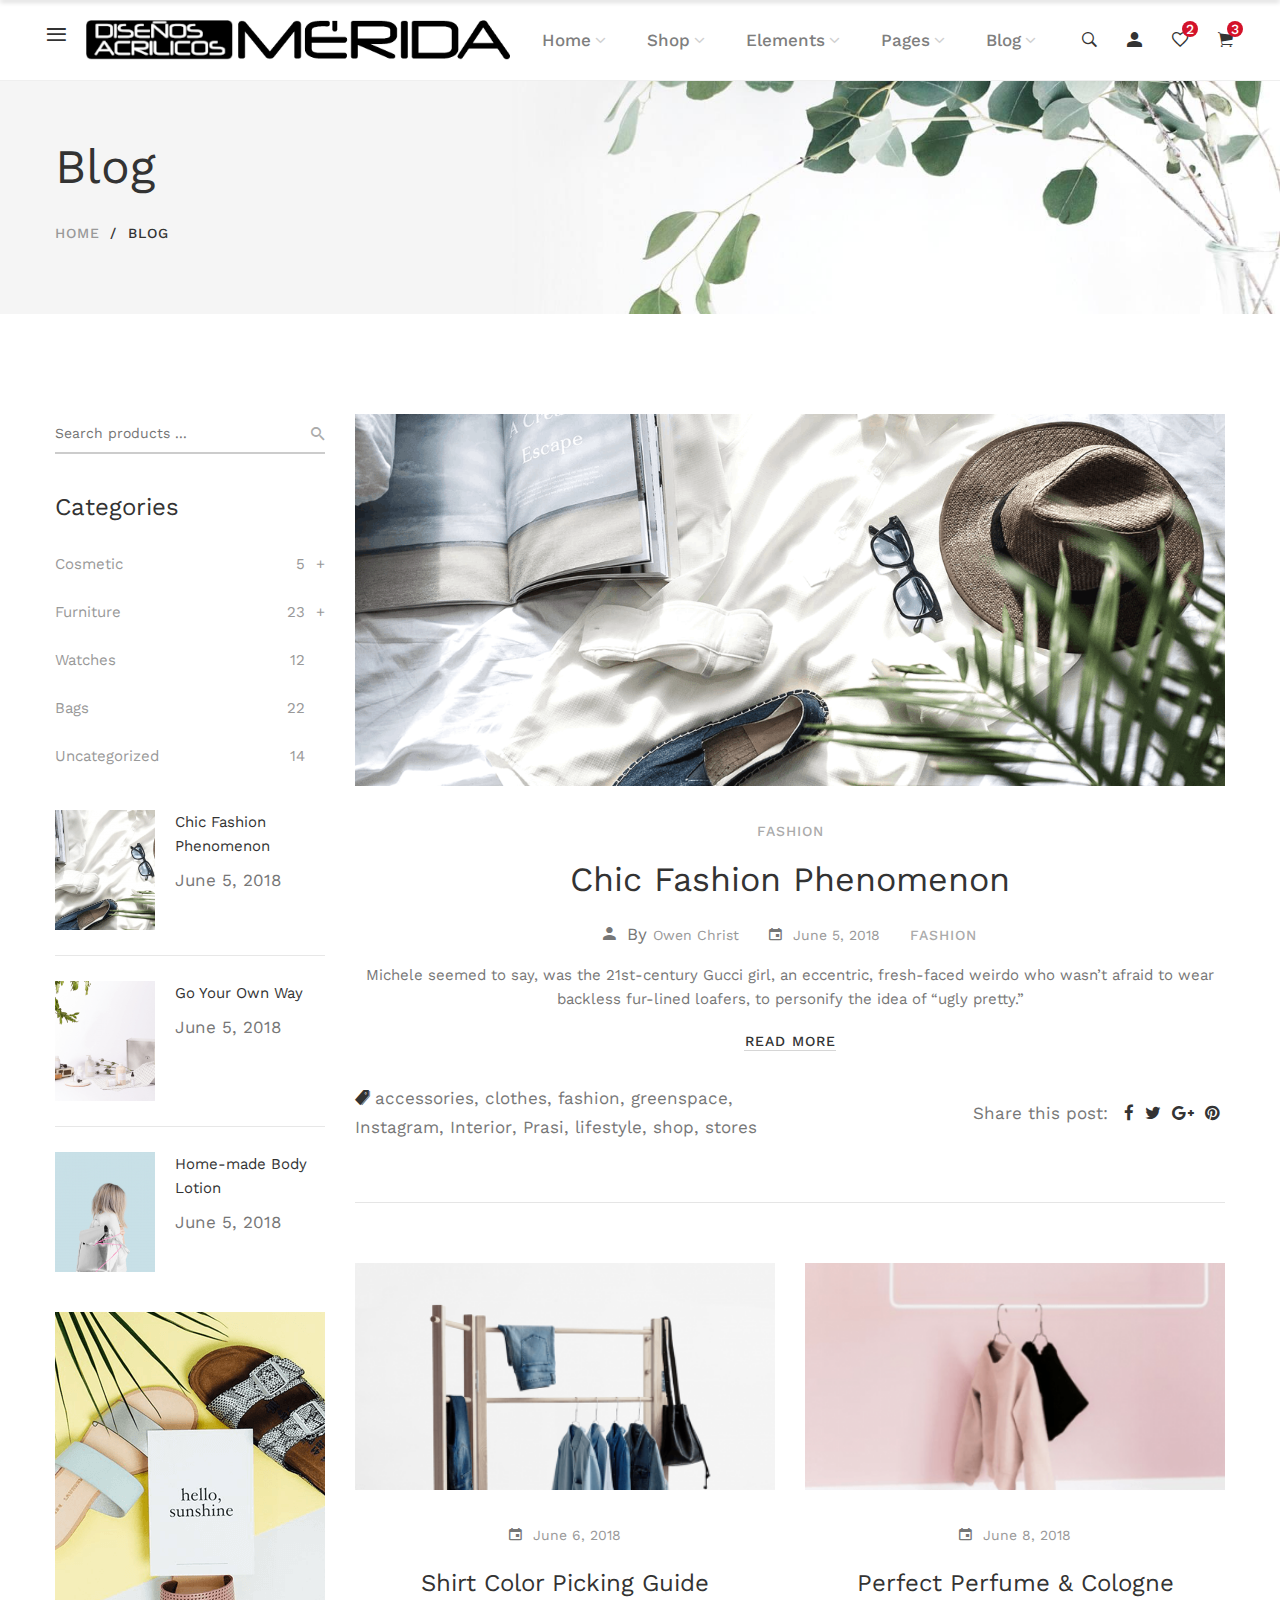
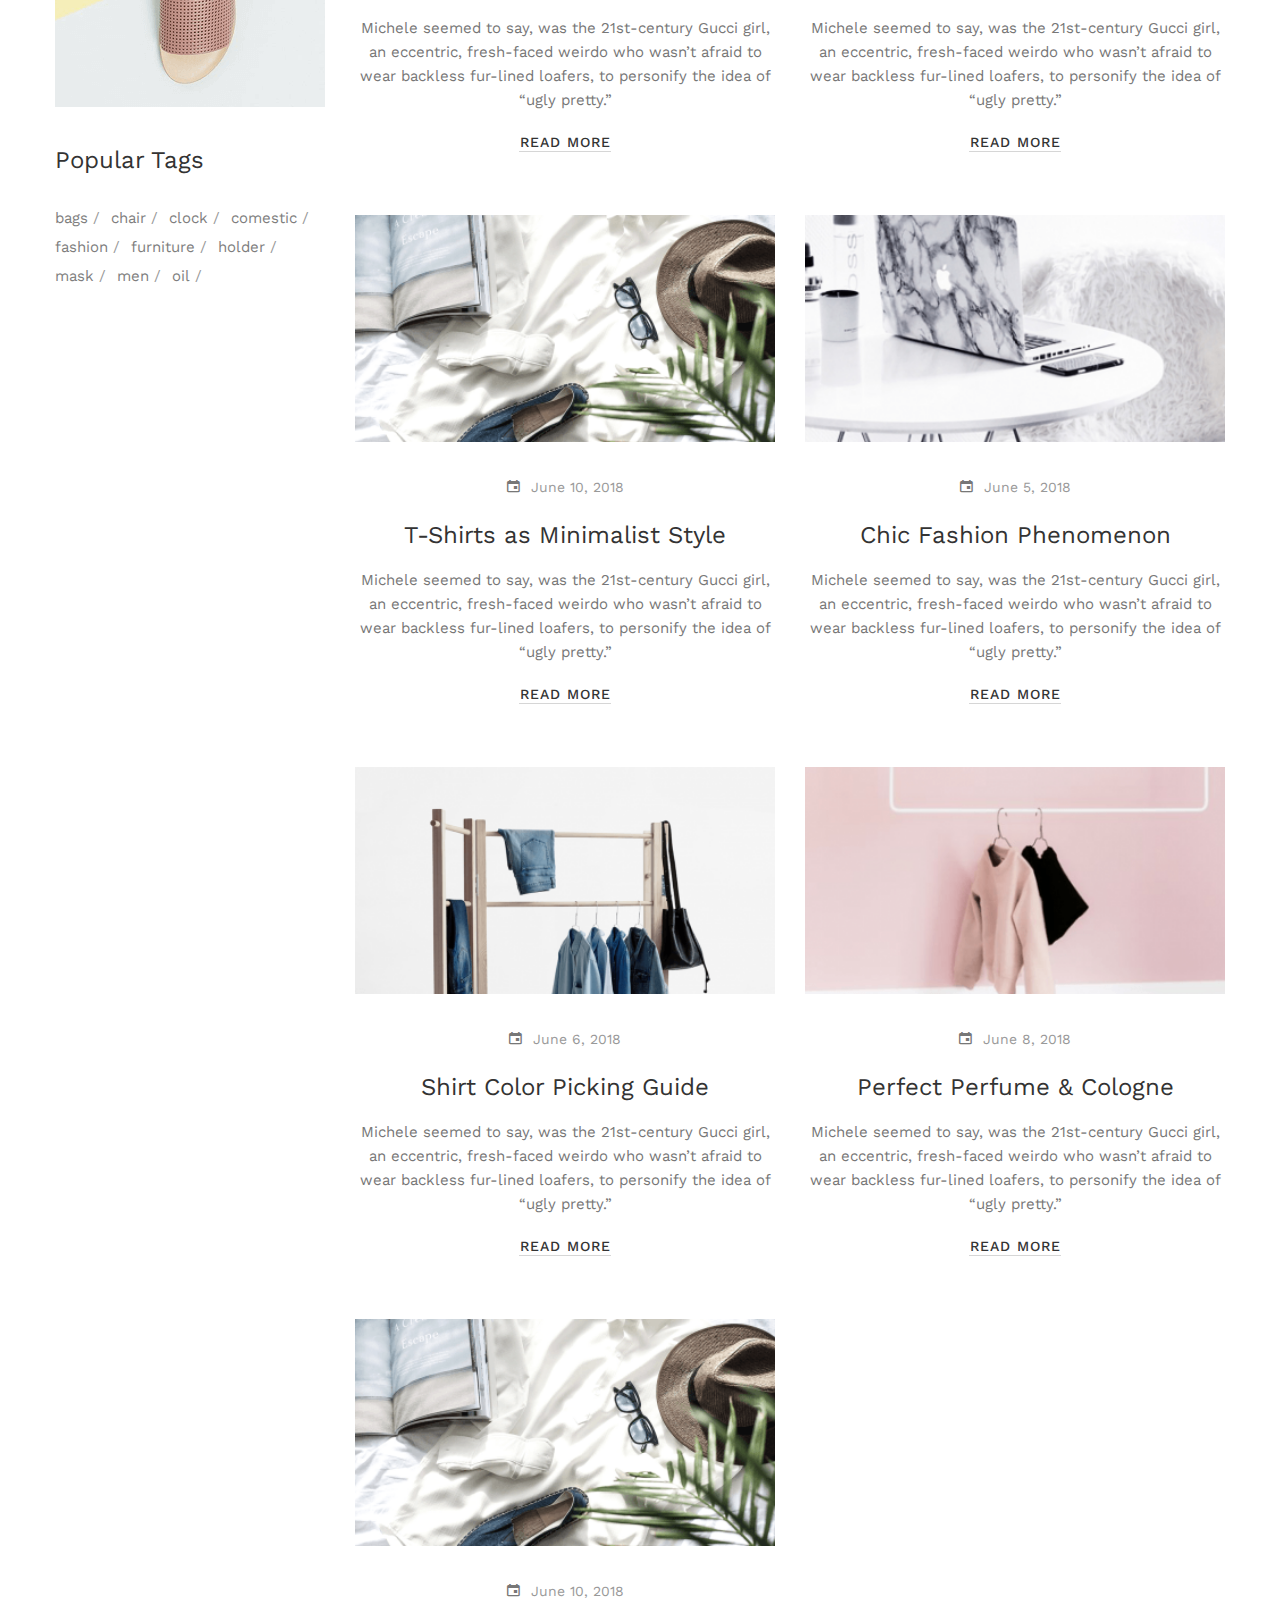
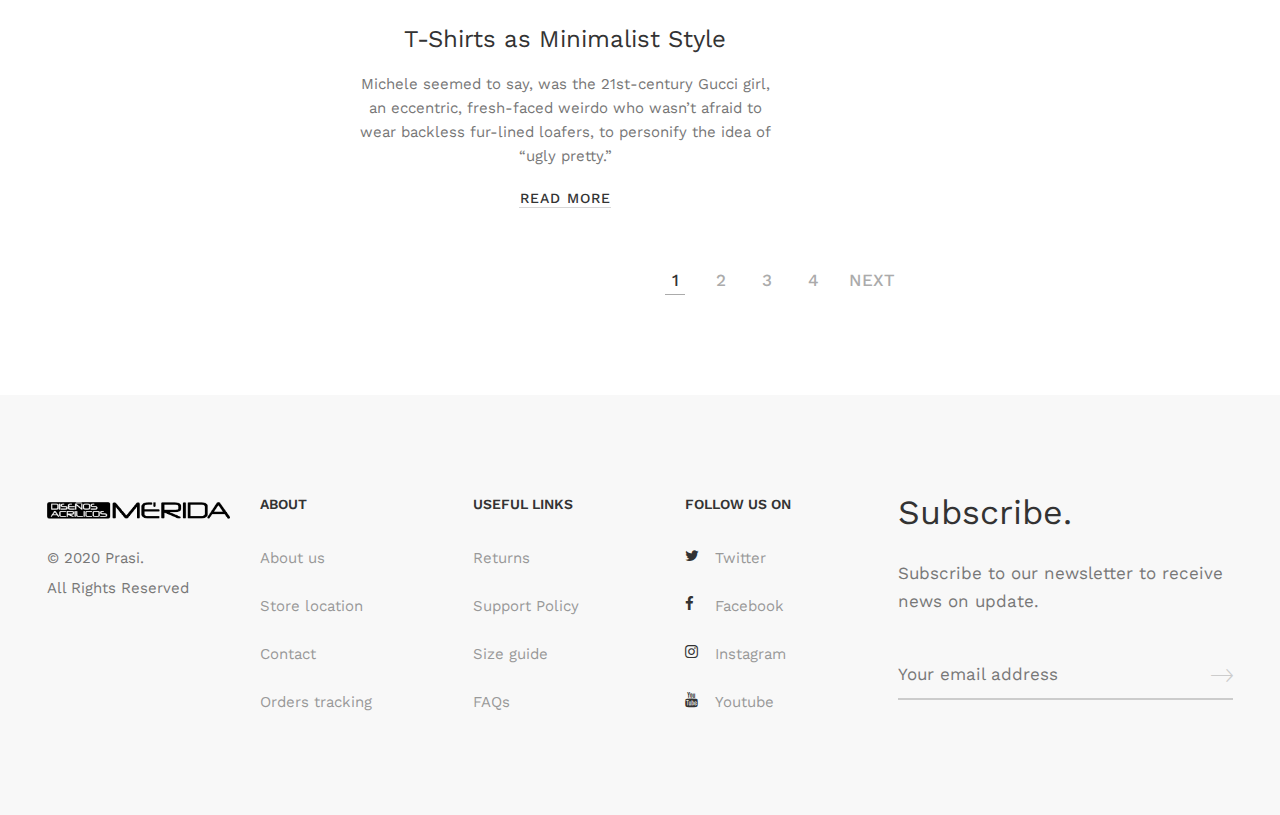
<file: blog-full-then-grid-left-sidebar.html>
<!DOCTYPE html>
<html class="no-js" lang="zxx">

<head>
	<meta charset="utf-8">
	<meta http-equiv="X-UA-Compatible" content="IE=edge">
	<title>Prasi - Multipurpose eCommerce Bootstrap4 Template</title>
	<meta name="description" content="">
	<meta name="viewport" content="width=device-width, initial-scale=1">
	<!-- Favicon -->
	<link rel="icon" href="assets/images/favicon.ico">

	<!-- CSS
	============================================ -->
	<!-- Bootstrap CSS -->
	<link href="assets/css/bootstrap.min.css" rel="stylesheet">

	<!-- FontAwesome CSS -->
	<link href="assets/css/font-awesome.min.css" rel="stylesheet">

	<!-- Ionicons CSS -->
	<link href="assets/css/ionicons.min.css" rel="stylesheet">

	<!-- Themify CSS -->
	<link href="assets/css/themify-icons.css" rel="stylesheet">

	<!-- Plugins CSS -->
	<link href="assets/css/plugins.css" rel="stylesheet">

	<!-- Helper CSS -->
	<link href="assets/css/helper.css" rel="stylesheet">

	<!-- Main CSS -->
	<link href="assets/css/main.css" rel="stylesheet">

	<!-- Modernizer JS -->
	<script src="assets/js/vendor/modernizr-2.8.3.min.js"></script>

</head>

<body>

	
	<!--=============================================
	=            Header offcanvas about         =
	=============================================-->
	
	<header class="header header-offcanvas-about header-sticky">
		
		<!--=======  header bottom  =======-->
		
		<div class="header-bottom pt-md-40 pb-md-40 pt-sm-40 pb-sm-40">
			<div class="container wide">

					<!--=======  header bottom container  =======-->
					
					<div class="header-bottom-container">
						
						<!--=======  logo with off canvas  =======-->
						
						<div class="logo-with-offcanvas d-flex">
	
							<!--=======  offcanvas about icon  =======-->
							
							<div class="offcanvas-about-icon mr-20 d-none d-lg-block">
								<a href="javascript:void(0)" id="offcanvas-about-icon">
									<i class="ion-navicon"></i>
								</a>
							</div>
							
							<!--=======  End of offcanvas about icon  =======-->
		
							<!--=======  logo   =======-->
							
							<div class="logo">
								<a href="index.html">
									<img src="assets/images/logo.png" class="img-fluid" alt="">
								</a>
							</div>
							
							<!--=======  End of logo   =======-->
						</div>
						
						<!--=======  End of logo with off canvas  =======-->
	
						<!--=======  header bottom navigation  =======-->
						
						<div class="header-bottom-navigation">
								<div class="site-main-nav d-none d-lg-block">
									<nav class="site-nav center-menu">
										<ul>
											<li class="menu-item-has-children"><a href="index.html">Home</a>
												<ul class="sub-menu mega-menu mega-menu-column-5">
													<li><a href="javascript:void(0)" class="mega-column-title">Home Group</a>
														<ul class="mega-sub-menu">
															<li><a href="index-trending.html">Trending</a><img src="assets/images/home-preview/01.jpg" class="img-fluid" alt=""></li>
															<li><a href="index-collection.html">My collection</a><img src="assets/images/home-preview/02.jpg" class="img-fluid" alt=""></li>
															<li><a href="index-special.html">Special</a><img src="assets/images/home-preview/03.jpg" class="img-fluid" alt=""></li>
															<li><a href="index-concept.html">concept</a><img src="assets/images/home-preview/04.jpg" class="img-fluid" alt=""></li>
															<li><a href="index-smart.html">smart design</a><img src="assets/images/home-preview/05.jpg" class="img-fluid" alt=""></li>
														</ul>
													</li>
													<li><a href="javascript:void(0)" class="mega-column-title">Home Group</a>
														<ul class="mega-sub-menu">
															<li><a href="index-furniture.html">Furniture </a><img src="assets/images/home-preview/06.jpg" class="img-fluid" alt=""></li>
															<li><a href="index-essentials.html">Essentials</a><img src="assets/images/home-preview/07.jpg" class="img-fluid" alt=""></li>
															<li><a href="index-lookbook.html">Lookbook</a><img src="assets/images/home-preview/08.jpg" class="img-fluid" alt=""></li>
															<li><a href="index-wearables.html">Wearables</a><img src="assets/images/home-preview/09.jpg" class="img-fluid" alt=""></li>
															<li><a href="index-accessories.html">Accessories</a><img src="assets/images/home-preview/10.jpg" class="img-fluid" alt=""></li>
														</ul>
													</li>
													<li><a href="javascript:void(0)" class="mega-column-title">Home Group</a>
														<ul class="mega-sub-menu">
															<li><a href="index-shoppable.html">Shoppable</a><img src="assets/images/home-preview/11.jpg" class="img-fluid" alt=""></li>
															<li><a href="index-instagram.html">Instagram Shop</a><img src="assets/images/home-preview/12.jpg" class="img-fluid" alt=""></li>
															<li><a href="index-fashion.html">Fashion</a><img src="assets/images/home-preview/13.jpg" class="img-fluid" alt=""></li>
															<li><a href="index-perfumes.html">Perfumes</a><img src="assets/images/home-preview/14.jpg" class="img-fluid" alt=""></li>
															<li><a href="index-cosmetics.html">Cosmetics</a><img src="assets/images/home-preview/15.jpg" class="img-fluid" alt=""></li>
														</ul>
													</li>
													<li><a href="javascript:void(0)" class="mega-column-title">Home Group</a>
														<ul class="mega-sub-menu">
															<li><a href="index-decor.html">Home Decor</a><img src="assets/images/home-preview/16.png" class="img-fluid" alt=""></li>
															<li><a href="index-creative.html">Creative</a><img src="assets/images/home-preview/17.png" class="img-fluid" alt=""></li>
														</ul>
													</li>
													<li>
														<div class="menu-image">
															<img src="assets/images/menu-image/menu-element.png" class="img-fluid" alt="">
														</div>
													</li>
												</ul>
											</li>
											<li class="menu-item-has-children"><a href="shop-left-sidebar.html">Shop</a>
												<ul class="sub-menu mega-menu mega-menu-column-4">
													<li><a href="javascript:void(0)" class="mega-column-title">Shop Pages</a>
														<ul class="mega-sub-menu">
															<li><a href="shop-no-sidebar.html">Shop No Sidebar</a></li>
															<li><a href="shop-left-sidebar.html">Shop Left Sidebar</a></li>
															<li><a href="shop-right-sidebar.html">Shop Right Sidebar</a></li>
															<li><a href="shop-fullwidth-no-space.html">Shop Fullwidth No Space</a></li>
															<li><a href="shop-fullwidth-no-sidebar.html">Shop Fullwidth No Sidebar</a></li>
															<li><a href="shop-fullwidth-left-sidebar.html">Shop Fullwidth Left Sidebar</a></li>
															<li><a href="shop-fullwidth-right-sidebar.html">Shop Fullwidth Right Sidebar</a></li>
														</ul>
													</li>
													<li><a href="javascript:void(0)" class="mega-column-title">Shop Pages</a>
														<ul class="mega-sub-menu">
															<li><a href="shop-product-basic.html">Basic </a></li>
															<li><a href="shop-product-fullwidth.html">Fullwidth</a></li>
															<li><a href="shop-product-sticky-details.html">Sticky details</a></li>
															<li><a href="shop-product-with-sidebar.html">With Sidebar</a></li>
															<li><a href="shop-product-extra-content.html">Extra Content</a></li>
															<li><a href="shop-product-variation-image.html">Variation Image</a></li>
															<li><a href="shop-product-bought-together.html">Bought Together</a></li>
														</ul>
													</li>
													<li><a href="javascript:void(0)" class="mega-column-title">Shop Pages</a>
														<ul class="mega-sub-menu">
															<li><a href="shop-product-with-background.html">Product with background</a></li>
															<li><a href="shop-cart.html">Shopping Cart</a></li>
															<li><a href="shop-checkout.html">Checkout</a></li>
															<li><a href="shop-order-tracking.html">Order Tracking</a></li>
															<li><a href="shop-wishlist.html">Wishlist</a></li>
															<li><a href="shop-customer-login.html">Customer Login</a></li>
															<li><a href="shop-by-brand.html">Shop by Brand</a></li>
														</ul>
													</li>
													<li>
														<div class="menu-image">
															<img src="assets/images/menu-image/megamenu-shop.png" class="img-fluid" alt="">
														</div>
													</li>
												</ul>
											</li>
											<li class="menu-item-has-children"><a href="javascript:void(0)">Elements</a>
												<ul class="sub-menu mega-menu mega-menu-column-5">
													<li><a href="javascript:void(0)" class="mega-column-title">Shop / Products</a>
														<ul class="mega-sub-menu">
															<li><a href="element-product-categories.html">Product Categories</a></li>
															<li><a href="element-product-sliders.html">Product Sliders</a></li>
															<li><a href="element-product-tabs.html">Product Tabs</a></li>
															<li><a href="element-product-widget.html">Product Widget</a></li>
															<li><a href="element-recent-products.html">Recent Products</a></li>
														</ul>
													</li>
													<li><a href="javascript:void(0)" class="mega-column-title">Shop / Products</a>
														<ul class="mega-sub-menu">
															<li><a href="element-sale-products.html">Sale Products </a></li>
															<li><a href="element-featured-products.html">Featured products</a></li>
															<li><a href="element-top-rated-products.html">Top Rated products</a></li>
															<li><a href="element-bestselling-products.html">Best Selling products</a></li>
															<li><a href="element-product-attributes.html">Product Attributes</a></li>
														</ul>
													</li>
													<li><a href="javascript:void(0)" class="mega-column-title">Theming</a>
														<ul class="mega-sub-menu">
															<li><a href="element-blog-posts.html">Blog Posts</a></li>
															<li><a href="element-mailchimp-form.html">Mailchimp Form</a></li>
															<li><a href="element-icon-box.html">Icon Box</a></li>
															<li><a href="element-team-member.html">Team Member</a></li>
															<li><a href="element-instagram.html">Instagram</a></li>
														</ul>
													</li>
													<li><a href="javascript:void(0)" class="mega-column-title">Theming</a>
														<ul class="mega-sub-menu">
															<li><a href="element-faq.html">FAQs / Toggles</a></li>
															<li><a href="element-countdown-timer.html">Countdown Timer</a></li>
															<li><a href="element-button.html">Buttons</a></li>
															<li><a href="element-testimonials.html">Testimonials</a></li>
															<li><a href="element-google-maps.html">Google Maps</a></li>
														</ul>
													</li>
													<li>
														<div class="menu-image">
															<img src="assets/images/menu-image/menu-element.png" class="img-fluid" alt="">
														</div>
													</li>
												</ul>
											</li>
											<li class="menu-item-has-children"><a href="javascript:void(0)">Pages</a>
												<ul class="sub-menu single-column-menu">
													<li><a href="about-us.html">About Us</a></li>
													<li><a href="about-us-2.html">About Us 2</a></li>
													<li><a href="contact-us.html">Contact Us</a></li>
													<li><a href="faq.html">F.A.Q</a></li>
													<li><a href="coming-soon.html">Coming Soon</a></li>
													<li><a href="404.html">404</a></li>
												</ul>
											</li>
											<li class="menu-item-has-children "><a href="javascript:void(0)">Blog</a>
												<ul class="sub-menu single-column-menu single-column-has-children">
													<li><a href="blog-standard-right-sidebar.html">Standard Layout</a>
														<ul class="multilevel-submenu">
															<li><a href="blog-standard-right-sidebar.html">Right Sidebar</a></li>
															<li><a href="blog-standard-left-sidebar.html">Left Sidebar</a></li>
															<li><a href="blog-standard-full-width.html">Full Width</a></li>
														</ul>
													</li>
													<li><a href="blog-grid-right-sidebar.html">Grid Layout</a>
														<ul class="multilevel-submenu">
															<li><a href="blog-grid-right-sidebar.html">Right Sidebar</a></li>
															<li><a href="blog-grid-left-sidebar.html">Left Sidebar</a></li>
															<li><a href="blog-grid-full-width.html">Full Width</a></li>
														</ul>
													</li>
													<li><a href="blog-list-right-sidebar.html">List Layout</a>
														<ul class="multilevel-submenu">
															<li><a href="blog-list-right-sidebar.html">Right Sidebar</a></li>
															<li><a href="blog-list-left-sidebar.html">Left Sidebar</a></li>
															<li><a href="blog-list-full-width.html">Full Width</a></li>
														</ul>
													</li>
													<li><a href="blog-masonry-right-sidebar.html">Masonry Layout</a>
														<ul class="multilevel-submenu">
															<li><a href="blog-masonry-right-sidebar.html">Right Sidebar</a></li>
															<li><a href="blog-masonry-left-sidebar.html">Left Sidebar</a></li>
															<li><a href="blog-masonry-full-width.html">Full Width</a></li>
														</ul>
													</li>
													<li><a href="blog-full-then-grid-right-sidebar.html">1st Full Then Grid Layout</a>
														<ul class="multilevel-submenu">
															<li><a href="blog-full-then-grid-right-sidebar.html">Right Sidebar</a></li>
															<li><a href="blog-full-then-grid-left-sidebar.html">Left Sidebar</a></li>
															<li><a href="blog-full-then-grid-full-width.html">Full Width</a></li>
														</ul>
													</li>
													<li><a href="blog-single-post-right-sidebar.html">Single Post Layout</a>
														<ul class="multilevel-submenu">
															<li><a href="blog-single-post-right-sidebar.html">Right Sidebar</a></li>
															<li><a href="blog-single-post-left-sidebar.html">Left Sidebar</a></li>
															<li><a href="blog-single-post-full-width.html">Full Width</a></li>
														</ul>
													</li>
												</ul>
											</li>
										</ul>
									</nav>
								</div>
						</div>
						
						<!--=======  End of header bottom navigation  =======-->

						<!--=======  headeer right container  =======-->
						
						<div class="header-right-container">

							<!--=======  header right icons  =======-->
							
							<div class="header-right-icons d-flex justify-content-end align-items-center h-100">
								<!--=======  single-icon  =======-->
								
								<div class="single-icon search">
									<a href="javascript:void(0)" id="search-icon">
										<i class="ion-ios-search-strong"></i>
									</a>
								</div>
								
								<!--=======  End of single-icon  =======-->
								<!--=======  single-icon  =======-->
								
								<div class="single-icon user-login">
									<a href="shop-customer-login.html">
										<i class="ion-android-person"></i>
									</a>
								</div>
								
								<!--=======  End of single-icon  =======-->
								<!--=======  single-icon  =======-->
								
								<div class="single-icon wishlist">
									<a href="javascript:void(0)" id="offcanvas-wishlist-icon">
										<i class="ion-android-favorite-outline"></i>
										<span class="count">2</span>
									</a>
								</div>
								
								<!--=======  End of single-icon  =======-->
								<!--=======  single-icon  =======-->
								
								<div class="single-icon cart">
									<a href="javascript:void(0)" id="offcanvas-cart-icon">
										<i class="ion-ios-cart"></i>
										<span class="count">3</span>
									</a>
								</div>
								<!--=======  End of single-icon  =======-->
							</div>
							<!--=======  End of header right icons  =======-->
		
						</div>
						
						<!--=======  End of headeer right container  =======-->
						
						
					</div>
					
					<!--=======  End of header bottom container  =======-->
					
					<!-- Mobile Navigation Start Here -->

					<div class="site-mobile-navigation d-block d-lg-none">
						<div id="dl-menu" class="dl-menuwrapper site-mobile-nav">
							<!--Site Mobile Menu Toggle Start-->
							<button class="dl-trigger hamburger hamburger--spin">
								<span class="hamburger-box">
									<span class="hamburger-inner"></span>
								</span>
							</button><!--Site Mobile Menu Toggle End-->
							<ul class="dl-menu dl-menu-toggle">
								<li class=""><a href="blog-full-then-grid-left-sidebar.html#">Home</a>
									<ul class="dl-submenu">
										<li class=""> <a href="blog-full-then-grid-left-sidebar.html#">Home Group One</a>
											<ul class="dl-submenu">
												<li><a href="index-trending.html">Trending</a></li>
												<li><a href="index-collection.html">My collection</a></li>
												<li><a href="index-special.html">Special</a></li>
												<li><a href="index-concept.html">concept</a></li>
												<li><a href="index-smart.html">smart design</a></li>
											</ul>
										</li>
										<li> <a href="blog-full-then-grid-left-sidebar.html#">Home Group Two</a>
											<ul class="dl-submenu">
													<li><a href="index-furniture.html">Furniture </a></li>
													<li><a href="index-essentials.html">Essentials</a></li>
													<li><a href="index-lookbook.html">Lookbook</a></li>
													<li><a href="index-wearables.html">Wearables</a></li>
													<li><a href="index-accessories.html">Accessories</a></li>
											</ul>
										</li>
										<li> <a href="blog-full-then-grid-left-sidebar.html#">Home Group three</a>
											<ul class="dl-submenu">
												<li><a href="index-shoppable.html">Shoppable</a></li>
												<li><a href="index-instagram.html">Instagram Shop</a></li>
												<li><a href="index-fashion.html">Fashion</a></li>
												<li><a href="index-perfumes.html">Perfumes</a></li>
												<li><a href="index-cosmetics.html">Cosmetics</a></li>
											</ul>
										</li>
										<li> <a href="blog-full-then-grid-left-sidebar.html#">Home Group four</a>
											<ul class="dl-submenu">
												<li><a href="index-decor.html">Home Decor</a></li>
												<li><a href="index-creative.html">Creative</a></li>
											</ul>
										</li>
									</ul>
								</li>

								<li><a href="blog-full-then-grid-left-sidebar.html#">Shop</a>
									<ul class="dl-submenu">
										<li class=""> <a href="blog-full-then-grid-left-sidebar.html#">Shop Pages</a>
											<ul class="dl-submenu">
												<li><a href="shop-no-sidebar.html">Shop No Sidebar</a></li>
												<li><a href="shop-left-sidebar.html">Shop Left Sidebar</a></li>
												<li><a href="shop-right-sidebar.html">Shop Right Sidebar</a></li>
												<li><a href="shop-fullwidth-no-space.html">Shop Fullwidth No Space</a></li>
												<li><a href="shop-fullwidth-no-sidebar.html">Shop Fullwidth No Sidebar</a></li>
												<li><a href="shop-fullwidth-left-sidebar.html">Shop Fullwidth Left Sidebar</a></li>
												<li><a href="shop-fullwidth-right-sidebar.html">Shop Fullwidth Right Sidebar</a></li>
											</ul>
										</li>
										<li class=""> <a href="blog-full-then-grid-left-sidebar.html#">Product Details Pages</a>
											<ul class="dl-submenu">
												<li><a href="shop-product-basic.html">Basic </a></li>
												<li><a href="shop-product-fullwidth.html">Fullwidth</a></li>
												<li><a href="shop-product-sticky-details.html">Sticky details</a></li>
												<li><a href="shop-product-with-sidebar.html">With Sidebar</a></li>
												<li><a href="shop-product-extra-content.html">Extra Content</a></li>
												<li><a href="shop-product-variation-image.html">Variation Image</a></li>
												<li><a href="shop-product-bought-together.html">Bought Together</a></li>
												

											</ul>
										</li>
										<li class=""> <a href="blog-full-then-grid-left-sidebar.html#">Other Shop Pages</a>
											<ul class="dl-submenu">
												<li><a href="shop-product-with-background.html">Product with background</a></li>
												<li><a href="shop-cart.html">Shopping Cart</a></li>
												<li><a href="shop-checkout.html">Checkout</a></li>
												<li><a href="shop-order-tracking.html">Order Tracking</a></li>
												<li><a href="shop-wishlist.html">Wishlist</a></li>
												<li><a href="shop-customer-login.html">Customer Login</a></li>
												<li><a href="shop-by-brand.html">Shop by Brand</a></li>

											</ul>
										</li>


									</ul>
								</li>
								<li><a href="blog-full-then-grid-left-sidebar.html#">Elements</a>
									<ul class="dl-submenu">
										<li class=""> <a href="blog-full-then-grid-left-sidebar.html#">Shop / Products</a>
											<ul class="dl-submenu">
												<li><a href="element-product-categories.html">Product Categories</a></li>
												<li><a href="element-product-sliders.html">Product Sliders</a></li>
												<li><a href="element-product-tabs.html">Product Tabs</a></li>
												<li><a href="element-product-widget.html">Product Widget</a></li>
												<li><a href="element-recent-products.html">Recent Products</a></li>
											</ul>
										</li>
										<li class=""> <a href="blog-full-then-grid-left-sidebar.html#">Shop / Products</a>
											<ul class="dl-submenu">
													<li><a href="element-sale-products.html">Sale Products </a></li>
													<li><a href="element-featured-products.html">Featured products</a></li>
													<li><a href="element-top-rated-products.html">Top Rated products</a></li>
													<li><a href="element-bestselling-products.html">Best Selling products</a></li>
													<li><a href="element-product-attributes.html">Product Attributes</a></li>
											</ul>
										</li>
										<li class=""> <a href="blog-full-then-grid-left-sidebar.html#">Theming</a>
											<ul class="dl-submenu">
												<li><a href="element-blog-posts.html">Blog Posts</a></li>
												<li><a href="element-mailchimp-form.html">Mailchimp Form</a></li>
												<li><a href="element-icon-box.html">Icon Box</a></li>
												<li><a href="element-team-member.html">Team Member</a></li>
												<li><a href="element-instagram.html">Instagram</a></li>

											</ul>
										</li>


									</ul>
								</li>
								<li><a href="blog-full-then-grid-left-sidebar.html#">Pages</a>
									<ul class="dl-submenu">
										<li><a href="about-us.html">About Us</a></li>
										<li><a href="about-us-2.html">About Us 2</a></li>
										<li><a href="contact-us.html">Contact Us</a></li>
										<li><a href="faq.html">F.A.Q</a></li>
										<li><a href="coming-soon.html">Coming Soon</a></li>
										<li><a href="404.html">404</a></li>
									</ul>
								</li>
								<li><a href="blog-full-then-grid-left-sidebar.html#">Blog</a>
									<ul class="dl-submenu">
										<li><a href="blog-full-then-grid-left-sidebar.html#">Standard Layout</a>
											<ul class="dl-submenu">
												<li><a href="blog-standard-right-sidebar.html">Right Sidebar</a></li>
												<li><a href="blog-standard-left-sidebar.html">Left Sidebar</a></li>
												<li><a href="blog-standard-full-width.html">Full Width</a></li>
											</ul>
										</li>
										<li><a href="blog-full-then-grid-left-sidebar.html#">Grid Layout</a>
											<ul class="dl-submenu">
												<li><a href="blog-grid-right-sidebar.html">Right Sidebar</a></li>
												<li><a href="blog-grid-left-sidebar.html">Left Sidebar</a></li>
												<li><a href="blog-grid-full-width.html">Full Width</a></li>
											</ul>
										</li>
										<li><a href="blog-full-then-grid-left-sidebar.html#">List Layout</a>
											<ul class="dl-submenu">
												<li><a href="blog-list-right-sidebar.html">Right Sidebar</a></li>
												<li><a href="blog-list-left-sidebar.html">Left Sidebar</a></li>
												<li><a href="blog-list-full-width.html">Full Width</a></li>
											</ul>
										</li>
										<li><a href="blog-full-then-grid-left-sidebar.html#">Masonry Layout</a>
											<ul class="dl-submenu">
												<li><a href="blog-masonry-right-sidebar.html">Right Sidebar</a></li>
												<li><a href="blog-masonry-left-sidebar.html">Left Sidebar</a></li>
												<li><a href="blog-masonry-full-width.html">Full Width</a></li>
											</ul>
										</li>
										<li><a href="blog-full-then-grid-left-sidebar.html#">1st Full Then Grid</a>
											<ul class="dl-submenu">
												<li><a href="blog-full-then-grid-right-sidebar.html">Right Sidebar</a></li>
												<li><a href="blog-full-then-grid-left-sidebar.html">Left Sidebar</a></li>
												<li><a href="blog-full-then-grid-full-width.html">Full Width</a></li>
											</ul>
										</li>
										<li><a href="blog-full-then-grid-left-sidebar.html#">Single Post Layout</a>
											<ul class="dl-submenu">
												<li><a href="blog-single-post-right-sidebar.html">Right Sidebar</a></li>
												<li><a href="blog-single-post-left-sidebar.html">Left Sidebar</a></li>
												<li><a href="blog-single-post-full-width.html">Full Width</a></li>
											</ul>
										</li>
									</ul>
								</li>
							</ul>
						</div>
					</div>

					<!-- Mobile Navigation End Here -->
					
						
			</div>
		</div>
	
		<!--=======  End of header bottom  =======-->
	</header>
	
	<!--===== End of Header offcanvas about ======-->

	<!--=======  breadcrumb area =======-->

	<div class="breadcrumb-area breadcrumb-bg-1 pt-50 pb-70 mb-100">
		<div class="container">
			<div class="row">
				<div class="col-lg-12">
					<h1 class="breadcrumb-title">Blog</h1>

					<!--=======  breadcrumb list  =======-->
					
						<ul class="breadcrumb-list">
							<li class="breadcrumb-list__item"><a href="index.html">HOME</a></li>
							<li class="breadcrumb-list__item breadcrumb-list__item--active">Blog</li>
						</ul>
					
					<!--=======  End of breadcrumb list  =======-->

				</div>
			</div>
		</div>
	</div>
	
    <!--=======  End of breadcrumb area =======-->
    
    <!--=============================================
    =            blog page wrapper         =
    =============================================-->
    
    <div class="blog-page-wrapper mb-100">
        <div class="container">
            <div class="row">
                <div class="col-lg-3 order-2 order-lg-1">
                    <!--=======  page sidebar  =======-->
						
                    <div class="page-sidebar">
                            <!--=======  single sidebar widget  =======-->
                            
                            <div class="single-sidebar-widget mb-40">
                                <!--=======  search widget  =======-->
                                
                                <div class="search-widget">
                                    <form action="blog-full-then-grid-left-sidebar.html#">
                                        <input type="search" placeholder="Search products ...">
                                        <button type="button"><i class="ion-android-search"></i></button>
                                    </form>
                                </div>
                                
                                <!--=======  End of search widget  =======-->
                            </div>
                            
                            
                            <!--=======  End of single sidebarwidget  =======-->

                            <!--=======  single sidebar widget  =======-->
                            
                            <div class="single-sidebar-widget mb-40">
                                <h2 class="single-sidebar-widget--title">Categories</h2>
                                <ul class="single-sidebar-widget--list single-sidebar-widget--list--category">
                                    <li class="has-children">
                                        <a href="shop-left-sidebar.html">Cosmetic </a> <span class="quantity">5</span>
                                        <ul>
                                            <li><a href="shop-left-sidebar.html">For body</a></li>
                                            <li><a href="shop-left-sidebar.html">Make up</a></li>
                                            <li><a href="shop-left-sidebar.html">New</a></li>
                                            <li><a href="shop-left-sidebar.html">Perfumes</a></li>
                                        </ul>
                                    </li>
                                    <li class="has-children">
                                        <a href="shop-left-sidebar.html">Furniture </a> <span class="quantity">23</span>
                                        <ul>
                                            <li><a href="shop-left-sidebar.html">Sofas</a></li>
                                            <li><a href="shop-left-sidebar.html">Armchairs</a></li>
                                            <li><a href="shop-left-sidebar.html">Desk Chairs</a></li>
                                            <li><a href="shop-left-sidebar.html">Dining Chairs</a></li>
                                        </ul>
                                    </li>
                                    <li><a href="shop-left-sidebar.html">Watches </a> <span class="quantity">12</span></li> 
                                    <li><a href="shop-left-sidebar.html">Bags </a> <span class="quantity">22</span></li> 
                                    <li><a href="shop-left-sidebar.html">Uncategorized </a> <span class="quantity">14</span></li> 
                                </ul>
                            </div>
    
                            <!--=======  End of single sidebar widget  =======-->

                          

                            <!--=======  single sidebar widget  =======-->
                            
                            <div class="single-sidebar-widget mb-40">
                                

                                <!--=======  widget post wrapper  =======-->
                                
                                <div class="widget-post-wrapper">
                                <!--=======  single widget post  =======-->
                                
                                <div class="single-widget-post">
                                    <div class="image">
                                        <img src="assets/images/blog/post-thumbnail-100x120.png" class="img-fluid" alt="">
                                    </div>
                                    <div class="content">
                                        <h3 class="widget-post-title"><a href="blog-full-then-grid-left-sidebar.html#">Chic Fashion Phenomenon</a></h3>
                                        <p class="widget-post-date">June 5, 2018</p>
                                    </div>
                                </div>
                                
                                <!--=======  End of single widget post  =======-->
                                <!--=======  single widget post  =======-->
                                
                                <div class="single-widget-post">
                                    <div class="image">
                                        <img src="assets/images/blog/post-thumbnail-6-100x120.png" class="img-fluid" alt="">
                                    </div>
                                    <div class="content">
                                        <h3 class="widget-post-title"><a href="blog-full-then-grid-left-sidebar.html#">Go Your Own Way</a></h3>
                                        <p class="widget-post-date">June 5, 2018</p>
                                    </div>
                                </div>
                                
                                <!--=======  End of single widget post  =======-->
                                <!--=======  single widget post  =======-->
                                
                                <div class="single-widget-post">
                                    <div class="image">
                                        <img src="assets/images/blog/post-thumbnail-9-100x120.png" class="img-fluid" alt="">
                                    </div>
                                    <div class="content">
                                        <h3 class="widget-post-title"><a href="blog-full-then-grid-left-sidebar.html#">Home-made Body Lotion</a></h3>
                                        <p class="widget-post-date">June 5, 2018</p>
                                    </div>
                                </div>
                                
                                <!--=======  End of single widget post  =======-->

                                </div>
                                
                                <!--=======  End of widget post wrapper  =======-->
                            </div>
                            
                            <!--=======  End of single sidebar widget  =======-->

                            <!--=======  single sidebar widget  =======-->
                            
                            <div class="single-sidebar-widget mb-40">
                                <!--=======  blog sidebar banner  =======-->
                                
                                <div class="blog-sidebar-banner">
                                    <img src="assets/images/banners/ADS-blog.png" class="img-fluid" alt="">
                                </div>
                                
                                <!--=======  End of blog sidebar banner  =======-->
                            </div>
                            
                            <!--=======  End of single sidebar widget  =======-->

                            <!--=======  single sidebar widget  =======-->
                            
                            <div class="single-sidebar-widget">
                                <h2 class="single-sidebar-widget--title"> Popular Tags</h2>

                                <div class="tag-container">
                                    <a href="blog-full-then-grid-left-sidebar.html#">bags</a>
                                    <a href="blog-full-then-grid-left-sidebar.html#">chair</a>
                                    <a href="blog-full-then-grid-left-sidebar.html#">clock</a>
                                    <a href="blog-full-then-grid-left-sidebar.html#">comestic</a>
                                    <a href="blog-full-then-grid-left-sidebar.html#">fashion</a>
                                    <a href="blog-full-then-grid-left-sidebar.html#">furniture</a>
                                    <a href="blog-full-then-grid-left-sidebar.html#">holder</a>
                                    <a href="blog-full-then-grid-left-sidebar.html#">mask</a>
                                    <a href="blog-full-then-grid-left-sidebar.html#">men</a>
                                    <a href="blog-full-then-grid-left-sidebar.html#">oil</a>
                                </div>
                            </div>
                            
                            <!--=======  End of single sidebar widget  =======-->
                        </div>
                        
                        <!--=======  End of page sidebar  =======-->
                </div>
                <div class="col-lg-9 order-1 order-lg-2 mb-md-70 mb-sm-70">
                    <div class="row">
                        
                        <div class="col-md-12 mb-60">
                            <div class="single-slider-post single-slider-post--sticky text-center pb-60">
                                <!--=======  image  =======-->
                                
                                <div class="single-slider-post__image single-slider-post--sticky__image mb-30">
                                    <a href="blog-single-post-left-sidebar.html">
                                        <img src="assets/images/blog/post-thumbnail.png" class="img-fluid" alt="">
                                    </a>
                                </div>
                                
                                <!--=======  End of image  =======-->

                                <!--=======  content  =======-->
                                
                                <div class="single-slider-post__content single-slider-post--sticky__content">
                                    <!--=======  post category  =======-->
                                    
                                    <div class="post-category mb-10">
                                        <a href="blog-full-then-grid-left-sidebar.html#">fashion</a>
                                    </div>
                                    
                                    <h2 class="post-title"><a href="blog-single-post-left-sidebar.html">Chic Fashion Phenomenon</a></h2>

                                    <!--=======  End of post category  =======-->

                                    <!--=======  post info  =======-->
                                    
                                    <div class="post-info d-flex justify-content-center align-items-center mb-15">
                                        <div class="post-user">
                                            <i class="ion-android-person"></i> By
                                            <a href="blog-standard-left-sidebar.html"> Owen Christ</a>
                                        </div>
                                        <div class="post-date mb-0 pl-30">
                                            <i class="ion-android-calendar"></i>
                                            <a href="blog-standard-left-sidebar.html"> june 5, 2018</a>
                                        </div>
                                        <div class="post-category pl-30">
                                            <a href="blog-full-then-grid-left-sidebar.html#">fashion</a>
                                        </div>
                                    </div>
                                    
                                    <!--=======  End of post info  =======-->
                                    <p class="post-excerpt">Michele seemed to say, was the 21st-century Gucci girl, an eccentric, fresh-faced weirdo who wasn’t afraid to wear backless fur-lined loafers, to personify the idea of “ugly pretty.”</p>
                                    <a href="blog-single-post-left-sidebar.html" class="blog-readmore-btn">read more</a>


                                    <div class="row mt-30 align-items-center">
                                        <div class="col-md-6 text-center text-md-left mb-sm-15">
                                            <div class="post-tags">
                                                <i class="ion-ios-pricetags"></i>
                                                <ul class="tag-list">
                                                    <li><a href="blog-full-then-grid-left-sidebar.html#">accessories</a>,</li>
                                                    <li><a href="blog-full-then-grid-left-sidebar.html#">clothes</a>,</li>
                                                    <li><a href="blog-full-then-grid-left-sidebar.html#">fashion</a>,</li>
                                                    <li><a href="blog-full-then-grid-left-sidebar.html#">greenspace</a>,</li>
                                                    <li><a href="blog-full-then-grid-left-sidebar.html#">Instagram</a>,</li>
                                                    <li><a href="blog-full-then-grid-left-sidebar.html#">Interior</a>,</li>
                                                    <li><a href="blog-full-then-grid-left-sidebar.html#">Prasi</a>,</li>
                                                    <li><a href="blog-full-then-grid-left-sidebar.html#">lifestyle</a>,</li>
                                                    <li><a href="blog-full-then-grid-left-sidebar.html#">shop</a>,</li>
                                                    <li><a href="blog-full-then-grid-left-sidebar.html#">stores</a></li>
                                                </ul>
                                            </div>
                                        </div>

                                        <div class="col-md-6 text-center text-md-right">
                                            <div class="post-share">
                                                <span>Share this post:</span>
                                                <ul>
                                                    <li><a href="blog-full-then-grid-left-sidebar.html#"><i class="fa fa-facebook"></i></a></li>
                                                    <li><a href="blog-full-then-grid-left-sidebar.html#"><i class="fa fa-twitter"></i></a></li>
                                                    <li><a href="blog-full-then-grid-left-sidebar.html#"><i class="fa fa-google-plus"></i></a></li>
                                                    <li><a href="blog-full-then-grid-left-sidebar.html#"><i class="fa fa-pinterest"></i></a></li>
                                                </ul>
                                            </div>
                                        </div>
                                    </div>
                                </div>
                                
                                <!--=======  End of content  =======-->
                            </div>
                        </div>

                        <div class="col-md-6 mb-60">
                            <div class="single-slider-post text-center">
                                <!--=======  image  =======-->
                                
                                <div class="single-slider-post__image mb-30">
                                    <a href="blog-single-post-left-sidebar.html">
                                        <img src="assets/images/blog/post-thumbnail-2-1-370x200.png" class="img-fluid" alt="">
                                    </a>
                                </div>
                                
                                <!--=======  End of image  =======-->

                                <!--=======  content  =======-->
                                
                                <div class="single-slider-post__content">
                                    <div class="post-date">
                                        <i class="ion-android-calendar"></i>
                                        <a href="blog-standard-left-sidebar.html"> june 6, 2018</a>
                                    </div>
                                    <h2 class="post-title"><a href="blog-single-post-left-sidebar.html">Shirt Color Picking Guide</a></h2>
                                    <p class="post-excerpt">Michele seemed to say, was the 21st-century Gucci girl, an eccentric, fresh-faced weirdo who wasn’t afraid to wear backless fur-lined loafers, to personify the idea of “ugly pretty.”</p>
                                    <a href="blog-single-post-left-sidebar.html" class="blog-readmore-btn">read more</a>
                                </div>
                                
                                <!--=======  End of content  =======-->
                            </div>
                        </div>

                        <div class="col-md-6 mb-60">
                            <div class="single-slider-post text-center">
                                <!--=======  image  =======-->
                                
                                <div class="single-slider-post__image mb-30">
                                    <a href="blog-single-post-left-sidebar.html">
                                        <img src="assets/images/blog/post-thumbnail-8-370x200.png" class="img-fluid" alt="">
                                    </a>
                                </div>
                                
                                <!--=======  End of image  =======-->

                                <!--=======  content  =======-->
                                
                                <div class="single-slider-post__content">
                                    <div class="post-date">
                                        <i class="ion-android-calendar"></i>
                                        <a href="blog-standard-left-sidebar.html"> june 8, 2018</a>
                                    </div>
                                    <h2 class="post-title"><a href="blog-single-post-left-sidebar.html">Perfect Perfume & Cologne</a></h2>
                                    <p class="post-excerpt">Michele seemed to say, was the 21st-century Gucci girl, an eccentric, fresh-faced weirdo who wasn’t afraid to wear backless fur-lined loafers, to personify the idea of “ugly pretty.”</p>
                                    <a href="blog-single-post-left-sidebar.html" class="blog-readmore-btn">read more</a>
                                </div>
                                
                                <!--=======  End of content  =======-->
                            </div>
                        </div>

                        <div class="col-md-6 mb-60">
                            <div class="single-slider-post text-center">
                                <!--=======  image  =======-->
                                
                                <div class="single-slider-post__image mb-30">
                                    <a href="blog-single-post-left-sidebar.html">
                                        <img src="assets/images/blog/post-thumbnail-370x200.png" class="img-fluid" alt="">
                                    </a>
                                </div>
                                
                                <!--=======  End of image  =======-->

                                <!--=======  content  =======-->
                                
                                <div class="single-slider-post__content">
                                    <div class="post-date">
                                        <i class="ion-android-calendar"></i>
                                        <a href="blog-standard-left-sidebar.html"> june 10, 2018</a>
                                    </div>
                                    <h2 class="post-title"><a href="blog-single-post-left-sidebar.html">T-Shirts as Minimalist Style</a></h2>
                                    <p class="post-excerpt">Michele seemed to say, was the 21st-century Gucci girl, an eccentric, fresh-faced weirdo who wasn’t afraid to wear backless fur-lined loafers, to personify the idea of “ugly pretty.”</p>
                                    <a href="blog-single-post-left-sidebar.html" class="blog-readmore-btn">read more</a>
                                </div>
                                
                                <!--=======  End of content  =======-->
                            </div>
                        </div>
                        
                        <div class="col-md-6 mb-60">
                            <div class="single-slider-post text-center">
                                <!--=======  image  =======-->
                                
                                <div class="single-slider-post__image mb-30">
                                    <a href="blog-single-post-left-sidebar.html">
                                        <img src="assets/images/blog/post-thumbnail-1-370x200.png" class="img-fluid" alt="">
                                    </a>
                                </div>
                                
                                <!--=======  End of image  =======-->

                                <!--=======  content  =======-->
                                
                                <div class="single-slider-post__content">
                                    <div class="post-date">
                                        <i class="ion-android-calendar"></i>
                                        <a href="blog-standard-left-sidebar.html"> june 5, 2018</a>
                                    </div>
                                    <h2 class="post-title"><a href="blog-single-post-left-sidebar.html">Chic Fashion Phenomenon</a></h2>
                                    <p class="post-excerpt">Michele seemed to say, was the 21st-century Gucci girl, an eccentric, fresh-faced weirdo who wasn’t afraid to wear backless fur-lined loafers, to personify the idea of “ugly pretty.”</p>
                                    <a href="blog-single-post-left-sidebar.html" class="blog-readmore-btn">read more</a>
                                </div>
                                
                                <!--=======  End of content  =======-->
                            </div>
                        </div>

                        <div class="col-md-6 mb-60">
                            <div class="single-slider-post text-center">
                                <!--=======  image  =======-->
                                
                                <div class="single-slider-post__image mb-30">
                                    <a href="blog-single-post-left-sidebar.html">
                                        <img src="assets/images/blog/post-thumbnail-2-1-370x200.png" class="img-fluid" alt="">
                                    </a>
                                </div>
                                
                                <!--=======  End of image  =======-->

                                <!--=======  content  =======-->
                                
                                <div class="single-slider-post__content">
                                    <div class="post-date">
                                        <i class="ion-android-calendar"></i>
                                        <a href="blog-standard-left-sidebar.html"> june 6, 2018</a>
                                    </div>
                                    <h2 class="post-title"><a href="blog-single-post-left-sidebar.html">Shirt Color Picking Guide</a></h2>
                                    <p class="post-excerpt">Michele seemed to say, was the 21st-century Gucci girl, an eccentric, fresh-faced weirdo who wasn’t afraid to wear backless fur-lined loafers, to personify the idea of “ugly pretty.”</p>
                                    <a href="blog-single-post-left-sidebar.html" class="blog-readmore-btn">read more</a>
                                </div>
                                
                                <!--=======  End of content  =======-->
                            </div>
                        </div>

                        <div class="col-md-6 mb-60">
                            <div class="single-slider-post text-center">
                                <!--=======  image  =======-->
                                
                                <div class="single-slider-post__image mb-30">
                                    <a href="blog-single-post-left-sidebar.html">
                                        <img src="assets/images/blog/post-thumbnail-8-370x200.png" class="img-fluid" alt="">
                                    </a>
                                </div>
                                
                                <!--=======  End of image  =======-->

                                <!--=======  content  =======-->
                                
                                <div class="single-slider-post__content">
                                    <div class="post-date">
                                        <i class="ion-android-calendar"></i>
                                        <a href="blog-standard-left-sidebar.html"> june 8, 2018</a>
                                    </div>
                                    <h2 class="post-title"><a href="blog-single-post-left-sidebar.html">Perfect Perfume & Cologne</a></h2>
                                    <p class="post-excerpt">Michele seemed to say, was the 21st-century Gucci girl, an eccentric, fresh-faced weirdo who wasn’t afraid to wear backless fur-lined loafers, to personify the idea of “ugly pretty.”</p>
                                    <a href="blog-single-post-left-sidebar.html" class="blog-readmore-btn">read more</a>
                                </div>
                                
                                <!--=======  End of content  =======-->
                            </div>
                        </div>

                        <div class="col-md-6 mb-60">
                            <div class="single-slider-post text-center">
                                <!--=======  image  =======-->
                                
                                <div class="single-slider-post__image mb-30">
                                    <a href="blog-single-post-left-sidebar.html">
                                        <img src="assets/images/blog/post-thumbnail-370x200.png" class="img-fluid" alt="">
                                    </a>
                                </div>
                                
                                <!--=======  End of image  =======-->

                                <!--=======  content  =======-->
                                
                                <div class="single-slider-post__content">
                                    <div class="post-date">
                                        <i class="ion-android-calendar"></i>
                                        <a href="blog-standard-left-sidebar.html"> june 10, 2018</a>
                                    </div>
                                    <h2 class="post-title"><a href="blog-single-post-left-sidebar.html">T-Shirts as Minimalist Style</a></h2>
                                    <p class="post-excerpt">Michele seemed to say, was the 21st-century Gucci girl, an eccentric, fresh-faced weirdo who wasn’t afraid to wear backless fur-lined loafers, to personify the idea of “ugly pretty.”</p>
                                    <a href="blog-single-post-left-sidebar.html" class="blog-readmore-btn">read more</a>
                                </div>
                                
                                <!--=======  End of content  =======-->
                            </div>
                        </div>

                    </div>

                    <div class="row">
                        <div class="col-lg-12">
                            <!--=======  pagination  =======-->
                            
                            <div class="pagination text-center">
                                <ul>
                                    <li class="active"><a href="blog-full-then-grid-left-sidebar.html#">1</a></li>
                                    <li><a href="blog-full-then-grid-left-sidebar.html#">2</a></li>
                                    <li><a href="blog-full-then-grid-left-sidebar.html#">3</a></li>
                                    <li><a href="blog-full-then-grid-left-sidebar.html#">4</a></li>
                                    <li><a href="blog-full-then-grid-left-sidebar.html#">NEXT</a></li>
                                </ul>
                            </div>
                            
                            <!--=======  End of pagination  =======-->
                        </div>
                    </div>
                    
                </div>
            </div>
        </div>
    </div>
    
    <!--=====  End of blog page wrapper  ======-->


	<!--=============================================
	=            footer area         =
	=============================================-->
	
	<div class="footer-container footer-one pt-100 pb-50">
		<div class="container wide">
			<div class="row">
				<div class="col footer-single-widget">
					<!--=======  copyright text  =======-->
						<!--=======  logo  =======-->
						
						<div class="logo">
							<img src="assets/images/logo.png" class="img-fluid" alt="">
						</div>
						
						<!--=======  End of logo  =======-->

						<!--=======  copyright text  =======-->
						
						<div class="copyright-text">
							<p> &copy; 2020 Prasi.  <span>All Rights Reserved</span></p>
						</div>
						
						<!--=======  End of copyright text  =======-->
					
					<!--=======  End of copyright text  =======-->
				</div>
				<div class="col footer-single-widget">
					<!--=======  single widget  =======-->
						<h5 class="widget-title">ABOUT</h5>

						<!--=======  footer navigation container  =======-->
						
						<div class="footer-nav-container">
							<nav>
								<ul>
									<li><a href="blog-full-then-grid-left-sidebar.html#">About us</a></li>
									<li><a href="blog-full-then-grid-left-sidebar.html#">Store location</a></li>
									<li><a href="blog-full-then-grid-left-sidebar.html#">Contact</a></li>
									<li><a href="blog-full-then-grid-left-sidebar.html#">Orders tracking</a></li>
								</ul>
							</nav>
						</div>
						
						<!--=======  End of footer navigation container  =======-->
					
					<!--=======  single widget  =======-->
				</div>
				<div class="col footer-single-widget">
					<!--=======  single widget  =======-->
						<h5 class="widget-title">USEFUL LINKS</h5>

						<!--=======  footer navigation container  =======-->
						
						<div class="footer-nav-container">
							<nav>
								<ul>
									<li><a href="blog-full-then-grid-left-sidebar.html#">Returns</a></li>
									<li><a href="blog-full-then-grid-left-sidebar.html#">Support Policy</a></li>
									<li><a href="blog-full-then-grid-left-sidebar.html#">Size guide</a></li>
									<li><a href="blog-full-then-grid-left-sidebar.html#">FAQs</a></li>
								</ul>
							</nav>
						</div>
						
						<!--=======  End of footer navigation container  =======-->
					
					<!--=======  single widget  =======-->
				</div>

				<div class="col footer-single-widget">
					<!--=======  single widget  =======-->
						<h5 class="widget-title">FOLLOW US ON</h5>

						<!--=======  footer navigation container  =======-->
						
						<div class="footer-nav-container footer-social-links">
							<nav>
								<ul>
									<li><a href="https://twitter.com/"><i class="fa fa-twitter"></i> Twitter</a></li>
									<li><a href="https://facebook.com/"> <i class="fa fa-facebook"></i> Facebook</a></li>
									<li><a href="https://instagram.com/"><i class="fa fa-instagram"></i> Instagram</a></li>
									<li><a href="https://youtube.com/"> <i class="fa fa-youtube"></i> Youtube</a></li>
								</ul>
							</nav>
						</div>
						
						<!--=======  End of footer navigation container  =======-->
						
					
					<!--=======  single widget  =======-->
				</div>
				<div class="col footer-single-widget">
					<!--=======  single widget  =======-->
							
					<div class="footer-subscription-widget">
						<h2 class="footer-subscription-title">Subscribe.</h2>
						<p class="subscription-subtitle">Subscribe to our newsletter to receive news on update.</p>

						<!--=======  subscription form  =======-->
						
						<div class="subscription-form">
							<form id="mc-form" class="mc-form">
								<input type="email" placeholder="Your email address" required>
								<button type="submit"><i class="ion-ios-arrow-thin-right"></i></button>
							</form>
						</div>
						
						<!--=======  End of subscription form  =======-->

						<!-- mailchimp-alerts Start -->

						<div class="mailchimp-alerts">
							<div class="mailchimp-submitting"></div><!-- mailchimp-submitting end -->
							<div class="mailchimp-success"></div><!-- mailchimp-success end -->
							<div class="mailchimp-error"></div><!-- mailchimp-error end -->
						</div><!-- mailchimp-alerts end -->

					</div>
					
					<!--=======  End of single widget  =======-->
				</div>
			</div>
		</div>
	</div>
	
	<!--=====  End of footer area  ======-->

	<!--=============================================
	=            overlay items         =
	=============================================-->
	
	<!--=======  about overlay  =======-->
	
	<div class="header-offcanvas about-overlay" id="about-overlay">
		<div class="overlay-close inactive"></div>
		<div class="overlay-content">

			<!--=======  close icon  =======-->
			
			<span class="close-icon" id="about-close-icon">
				<a href="javascript:void(0)">
					<i class="ti-close"></i>
				</a>
			</span>
			
			<!--=======  End of close icon  =======-->

			<!--=======  overlay content container  =======-->
			
			<div class="overlay-content-container d-flex flex-column justify-content-between h-100">
				<!--=======  widget wrapper  =======-->

				<div class="widget-wrapper">
					<!--=======  single widget  =======-->
					
					<div class="single-widget">
						<h2 class="widget-title">About Us</h2>
						<p>At Prasi, we put a strong emphasis on simplicity, quality and usefulness of fashion products over other factors. Our fashion items never get outdated. They are not short-lived as normal fashion clothes.</p>
					</div>
					
					<!--=======  End of single widget  =======-->
				</div>
			
				<!--=======  End of widget wrapper  =======-->
	
				<!--=======  contact widget  =======-->
				
				<div class="contact-widget">
					<p class="email"><a href="mailto:contact@Prasi.com">contact@Prasi.com</a></p>
					<p class="phone">(+00) 123 567990</p>
	
					<div class="social-icons">
						<ul>
							<li><a href="https://www.twitter.com/" data-tippy="Twitter" data-tippy-inertia="true" data-tippy-animation="shift-away" data-tippy-delay="50" data-tippy-arrow="true" data-tippy-theme = "sharpborder" target="_blank"><i class="fa fa-twitter"></i></a></li>
							<li><a href="https://www.facebook.com/" data-tippy="Facebook" data-tippy-inertia="true" data-tippy-animation="shift-away" data-tippy-delay="50" data-tippy-arrow="true" data-tippy-theme = "sharpborder"  target="_blank"><i class="fa fa-facebook"></i></a></li>
							<li><a href="https://www.instagram.com/" data-tippy="Instagram" data-tippy-inertia="true" data-tippy-animation="shift-away" data-tippy-delay="50" data-tippy-arrow="true" data-tippy-theme = "sharpborder" target="_blank"><i class="fa fa-instagram"></i></a></li>
							<li><a href="https://www.youtube.com/" data-tippy="Youtube" data-tippy-inertia="true" data-tippy-animation="shift-away" data-tippy-delay="50" data-tippy-arrow="true" data-tippy-theme = "sharpborder" target="_blank"><i class="fa fa-youtube-play"></i></a></li>
						</ul>
					</div>
				</div>
				
				<!--=======  End of contact widget  =======-->
			</div>
			
			<!--=======  End of overlay content container  =======-->
		</div>
	</div>
	
	<!--=======  End of about overlay  =======-->

	<!--=======  wishlist overlay  =======-->
	
	<div class="wishlist-overlay" id="wishlist-overlay">
		<div class="wishlist-overlay-close inactive"></div>
		<div class="wishlist-overlay-content">
			<!--=======  close icon  =======-->
			
			<span class="close-icon" id="wishlist-close-icon">
				<a href="javascript:void(0)">
					<i class="ion-android-close"></i>
				</a>
			</span>
			
			<!--=======  End of close icon  =======-->

			<!--=======  offcanvas wishlist content container  =======-->
			
			<div class="offcanvas-cart-content-container">
				<h3 class="cart-title">Wishlist</h3>

				<div class="cart-product-wrapper">
					<div class="cart-product-container  ps-scroll">
						<!--=======  single cart product  =======-->
						
						<div class="single-cart-product">
							<span class="cart-close-icon">
								<a href="blog-full-then-grid-left-sidebar.html#"><i class="ti-close"></i></a>
							</span>
							<div class="image">
								<a href="shop-product-basic.html">
									<img src="assets/images/cart-product-image/01.jpg" class="img-fluid" alt="">
								</a>
							</div>
							<div class="content">
								<h5><a href="shop-product-basic.html">Dark Brown Leather Watch</a></h5>
								<p><span class="main-price discounted">$200.00</span> <span class="discounted-price">$180.00</span></p>
								
							</div>
						</div>
						
						<!--=======  End of single cart product  =======-->
						<!--=======  single cart product  =======-->
						
						<div class="single-cart-product">
							<span class="cart-close-icon">
								<a href="blog-full-then-grid-left-sidebar.html#"><i class="ti-close"></i></a>
							</span>
							<div class="image">
								<a href="shop-product-basic.html">
									<img src="assets/images/cart-product-image/02.jpg" class="img-fluid" alt="">
								</a>
							</div>
							<div class="content">
								<h5><a href="shop-product-basic.html">Dining Chair</a></h5>
								<p><span class="main-price discounted">$300.00</span> <span class="discounted-price">$220.00</span></p>
								
							</div>
						</div>
						
						<!--=======  End of single cart product  =======-->
						<!--=======  single cart product  =======-->
						
						<div class="single-cart-product">
							<span class="cart-close-icon">
								<a href="blog-full-then-grid-left-sidebar.html#"><i class="ti-close"></i></a>
							</span>
							<div class="image">
								<a href="shop-product-basic.html">
									<img src="assets/images/cart-product-image/03.jpg" class="img-fluid" alt="">
								</a>
							</div>
							<div class="content">
								<h5><a href="shop-product-basic.html">Creative Wooden Stand</a></h5>
								<p><span class="main-price discounted">$100.00</span> <span class="discounted-price">$80.00</span></p>
								
							</div>
						</div>
						
						<!--=======  End of single cart product  =======-->
						<!--=======  single cart product  =======-->
						
						<div class="single-cart-product">
							<span class="cart-close-icon">
								<a href="blog-full-then-grid-left-sidebar.html#"><i class="ti-close"></i></a>
							</span>
							<div class="image">
								<a href="shop-product-basic.html">
									<img src="assets/images/cart-product-image/01.jpg" class="img-fluid" alt="">
								</a>
							</div>
							<div class="content">
								<h5><a href="shop-product-basic.html">Dark Brown Leather Watch</a></h5>
								<p><span class="main-price discounted">$200.00</span> <span class="discounted-price">$180.00</span></p>
								
							</div>
						</div>
						
						<!--=======  End of single cart product  =======-->
						<!--=======  single cart product  =======-->
						
						<div class="single-cart-product">
							<span class="cart-close-icon">
								<a href="blog-full-then-grid-left-sidebar.html#"><i class="ti-close"></i></a>
							</span>
							<div class="image">
								<a href="shop-product-basic.html">
									<img src="assets/images/cart-product-image/02.jpg" class="img-fluid" alt="">
								</a>
							</div>
							<div class="content">
								<h5><a href="shop-product-basic.html">Creative Wooden Stand</a></h5>
								<p><span class="main-price discounted">$200.00</span> <span class="discounted-price">$180.00</span></p>
								
							</div>
						</div>
						
						<!--=======  End of single cart product  =======-->
					</div>

					<!--=======  cart buttons  =======-->
					
					<div class="cart-buttons">
						<a href="shop-wishlist.html">view wishlist</a>
					</div>
					
					<!--=======  End of cart buttons  =======-->
				</div>
			</div>
			
			<!--=======  End of offcanvas wishlist content container   =======-->
		</div>
	</div>
	
	<!--=======  End of wishlist overlay  =======-->

	<!--=======  cart overlay  =======-->
	
	<div class="cart-overlay" id="cart-overlay">
		<div class="cart-overlay-close inactive"></div>
		<div class="cart-overlay-content">
			<!--=======  close icon  =======-->
			
			<span class="close-icon" id="cart-close-icon">
				<a href="javascript:void(0)">
					<i class="ion-android-close"></i>
				</a>
			</span>
			
			<!--=======  End of close icon  =======-->

			<!--=======  offcanvas cart content container  =======-->
			
			<div class="offcanvas-cart-content-container">
				<h3 class="cart-title">Cart</h3>

				<div class="cart-product-wrapper">
					<div class="cart-product-container  ps-scroll">
						<!--=======  single cart product  =======-->
						
						<div class="single-cart-product">
							<span class="cart-close-icon">
								<a href="blog-full-then-grid-left-sidebar.html#"><i class="ti-close"></i></a>
							</span>
							<div class="image">
								<a href="shop-product-basic.html">
									<img src="assets/images/cart-product-image/01.jpg" class="img-fluid" alt="">
								</a>
							</div>
							<div class="content">
								<h5><a href="shop-product-basic.html">Dark Brown Leather Watch</a></h5>
								<p><span class="cart-count">2 x </span> <span class="discounted-price">$180.00</span></p>
								
							</div>
						</div>
						
						<!--=======  End of single cart product  =======-->
						<!--=======  single cart product  =======-->
						
						<div class="single-cart-product">
							<span class="cart-close-icon">
								<a href="blog-full-then-grid-left-sidebar.html#"><i class="ti-close"></i></a>
							</span>
							<div class="image">
								<a href="shop-product-basic.html">
									<img src="assets/images/cart-product-image/02.jpg" class="img-fluid" alt="">
								</a>
							</div>
							<div class="content">
								<h5><a href="shop-product-basic.html">Dining Chair</a></h5>
								<p><span class="cart-count">2 x </span> <span class="discounted-price">$220.00</span></p>
								
							</div>
						</div>
						
						<!--=======  End of single cart product  =======-->
						<!--=======  single cart product  =======-->
						
						<div class="single-cart-product">
							<span class="cart-close-icon">
								<a href="blog-full-then-grid-left-sidebar.html#"><i class="ti-close"></i></a>
							</span>
							<div class="image">
								<a href="shop-product-basic.html">
									<img src="assets/images/cart-product-image/03.jpg" class="img-fluid" alt="">
								</a>
							</div>
							<div class="content">
								<h5><a href="shop-product-basic.html">Creative Wooden Stand</a></h5>
								<p><span class="cart-count">2 x </span> <span class="discounted-price">$80.00</span></p>
								
							</div>
						</div>
						
						<!--=======  End of single cart product  =======-->
						<!--=======  single cart product  =======-->
						
						<div class="single-cart-product">
							<span class="cart-close-icon">
								<a href="blog-full-then-grid-left-sidebar.html#"><i class="ti-close"></i></a>
							</span>
							<div class="image">
								<a href="shop-product-basic.html">
									<img src="assets/images/cart-product-image/01.jpg" class="img-fluid" alt="">
								</a>
							</div>
							<div class="content">
								<h5><a href="shop-product-basic.html">Dark Brown Leather Watch</a></h5>
								<p><span class="cart-count">2 x </span> <span class="discounted-price">$180.00</span></p>
								
							</div>
						</div>
						
						<!--=======  End of single cart product  =======-->
						<!--=======  single cart product  =======-->
						
						<div class="single-cart-product">
							<span class="cart-close-icon">
								<a href="blog-full-then-grid-left-sidebar.html#"><i class="ti-close"></i></a>
							</span>
							<div class="image">
								<a href="shop-product-basic.html">
									<img src="assets/images/cart-product-image/02.jpg" class="img-fluid" alt="">
								</a>
							</div>
							<div class="content">
								<h5><a href="shop-product-basic.html">Creative Wooden Stand</a></h5>
								<p><span class="cart-count">2 x </span> <span class="discounted-price">$180.00</span></p>
								
							</div>
						</div>
						
						<!--=======  End of single cart product  =======-->
					</div>

					<!--=======  subtotal calculation  =======-->
					
					<p class="cart-subtotal">
						<span class="subtotal-title">Subtotal:</span>
						<span class="subtotal-amount">$200.00</span>
					</p>
					
					<!--=======  End of subtotal calculation  =======-->

					<!--=======  cart buttons  =======-->
					
					<div class="cart-buttons">
						<a href="shop-cart.html">view cart</a>
						<a href="shop-checkout.html">checkout</a>
					</div>
					
					<!--=======  End of cart buttons  =======-->

					<!--=======  free shipping text  =======-->
					
					<p class="free-shipping-text">
							Free Shipping on All Orders Over $100!
					</p>
					
					<!--=======  End of free shipping text  =======-->
				</div>
			</div>
				
				<!--=======  End of offcanvas cart content container   =======-->
		</div>
	</div>
	
	<!--=======  End of cart overlay  =======-->


	<!--=======  search overlay  =======-->
	
	<div class="search-overlay" id="search-overlay">
		
		<!--=======  close icon  =======-->
		
		<span class="close-icon search-close-icon">
			<a href="javascript:void(0)"  id="search-close-icon">
				<i class="ti-close"></i>
			</a>
		</span>
		
		<!--=======  End of close icon  =======-->

		<!--=======  search overlay content  =======-->
		
		<div class="search-overlay-content">
			<div class="input-box">
				<form action="index.html">
					<input type="search" placeholder="Search Products...">
				</form>
			</div>
			<div class="search-hint">
				<span># Hit enter to search or ESC to close</span>
			</div>
		</div>
		
		<!--=======  End of search overlay content  =======-->
	</div>
	
	<!--=======  End of search overlay  =======-->
	
	<!--=====  End of overlay items  ======-->

	<!-- scroll to top  -->
	<a href="blog-full-then-grid-left-sidebar.html#" class="scroll-top"></a>
	<!-- end of scroll to top -->

	<!-- JS
	============================================ -->
	<!-- jQuery JS -->
	<script src="assets/js/vendor/jquery.min.js"></script>

	<!-- Popper JS -->
	<script src="assets/js/popper.min.js"></script>

	<!-- Bootstrap JS -->
	<script src="assets/js/bootstrap.min.js"></script>

	<!-- Plugins JS -->
	<script src="assets/js/plugins.js"></script>

	<!-- Main JS -->
	<script src="assets/js/main.js"></script>

</body>

</html>
</file>
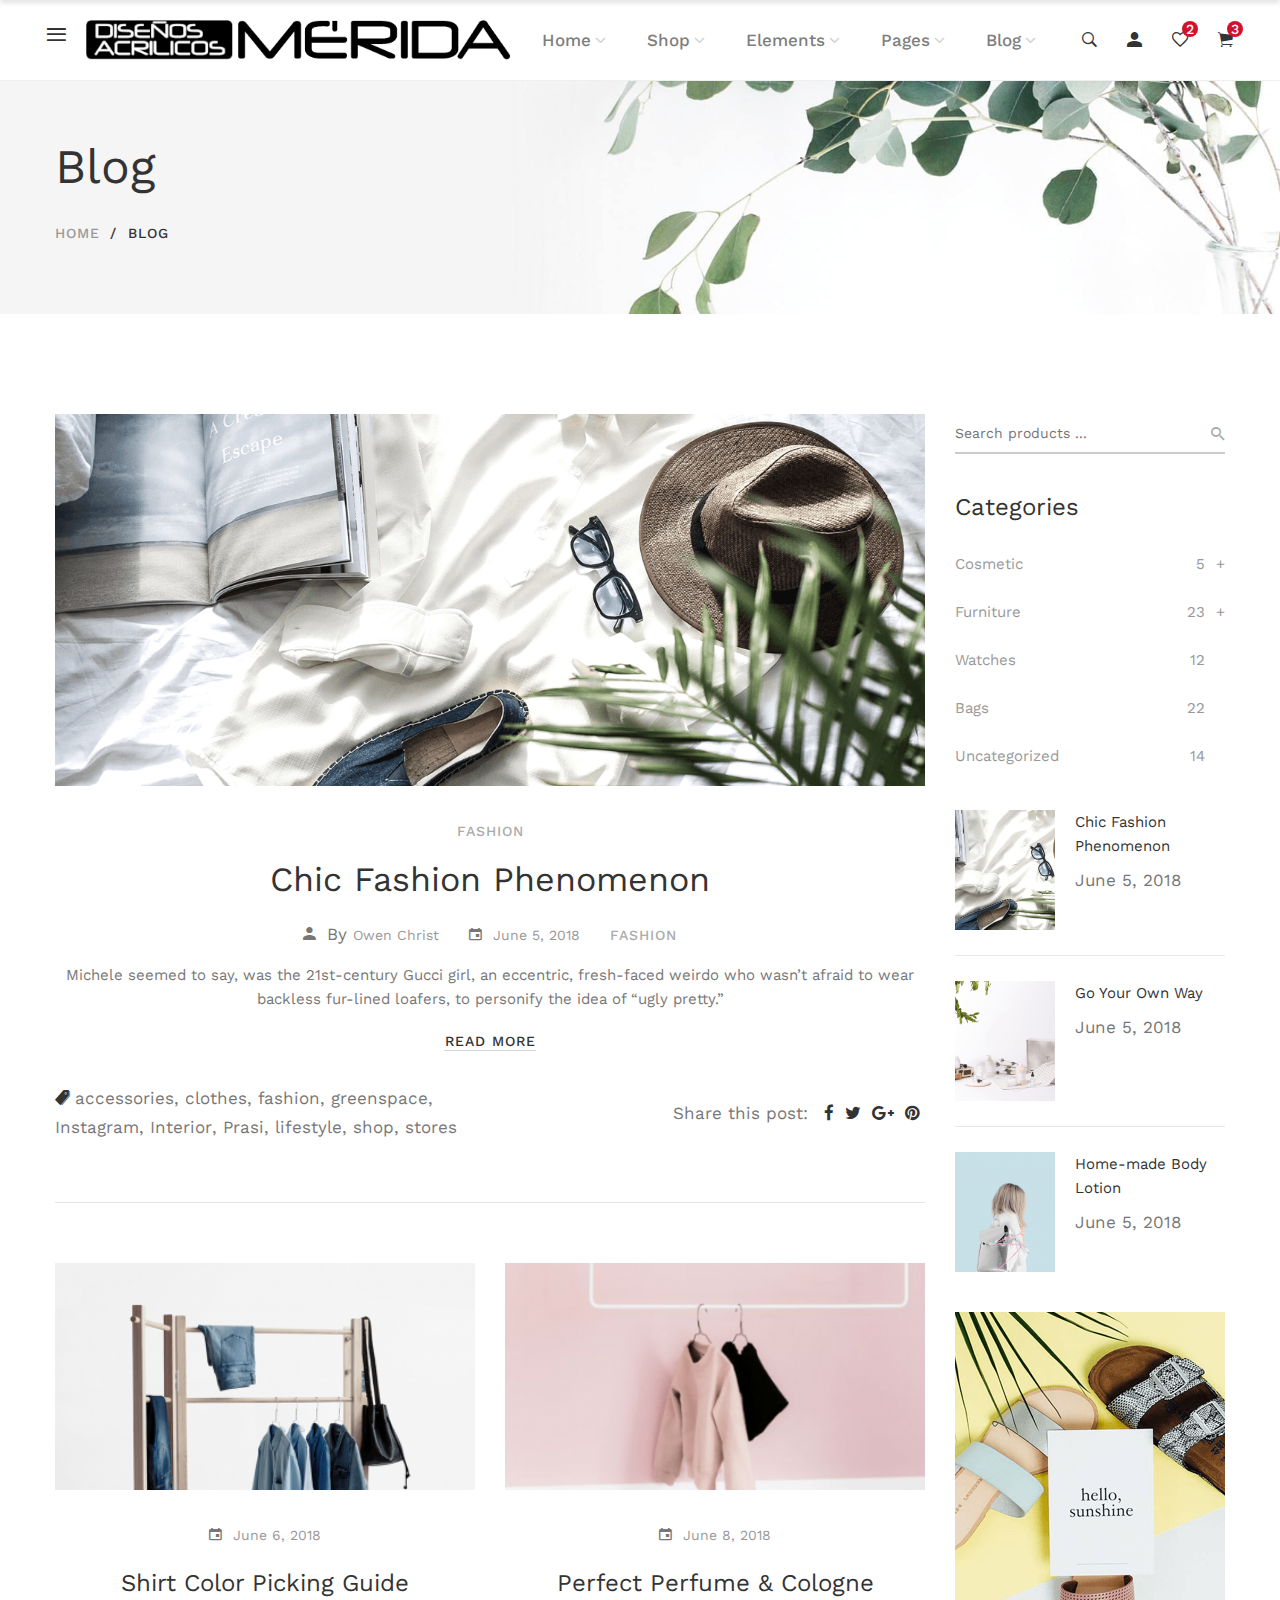
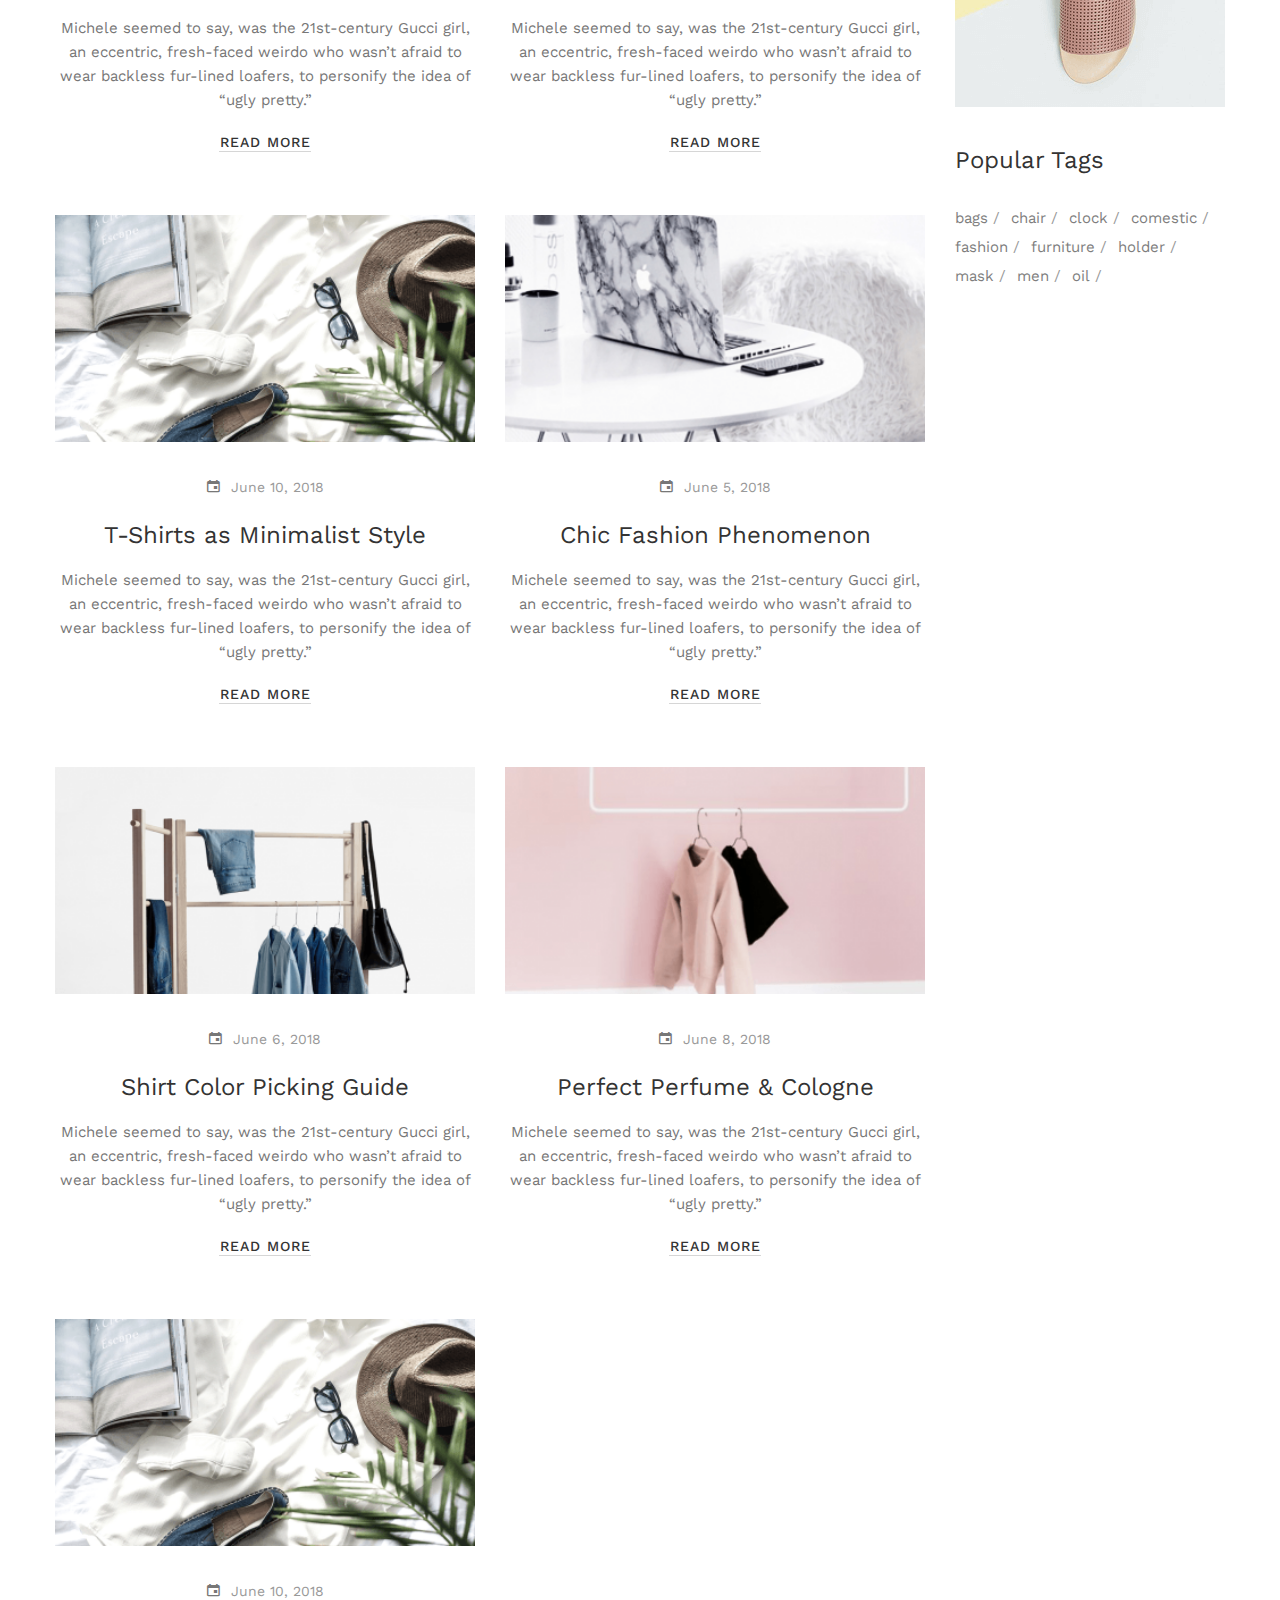
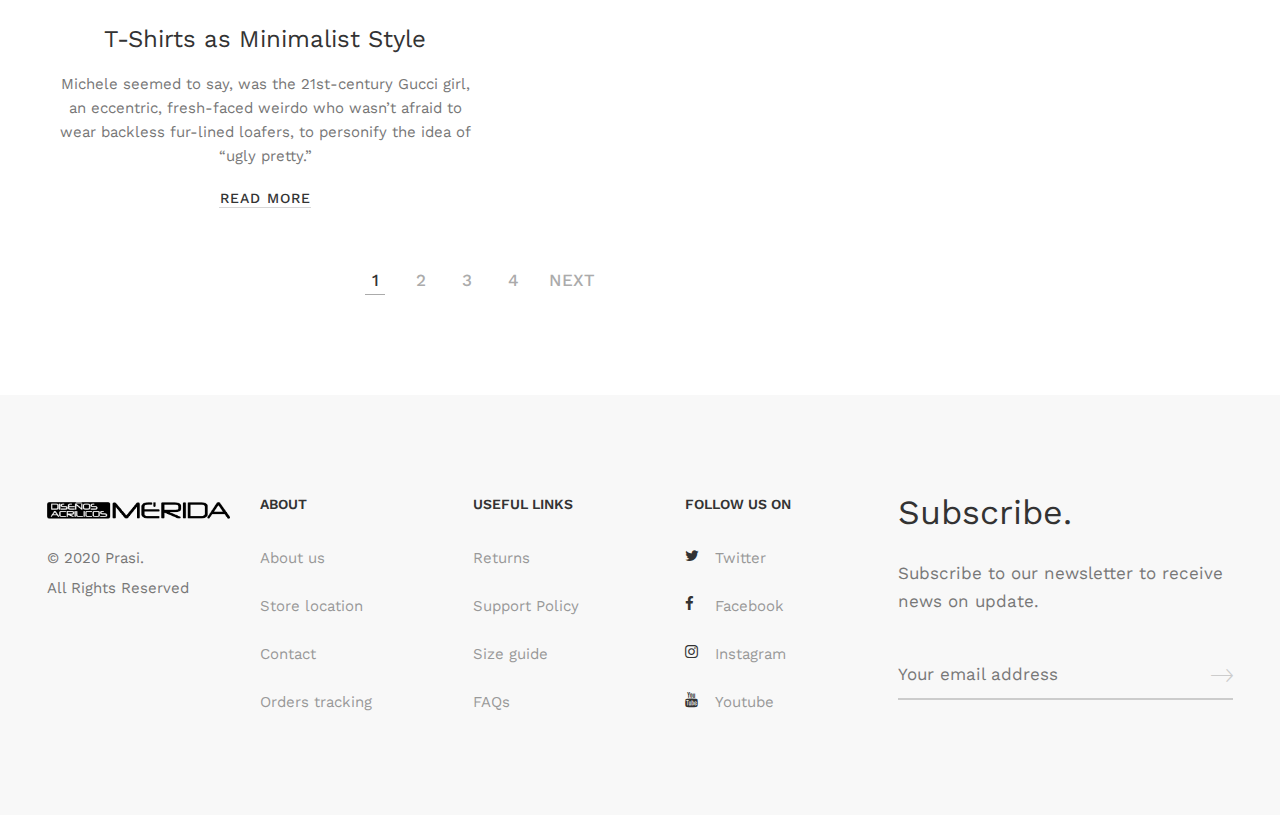
<file: blog-full-then-grid-right-sidebar.html>
<!DOCTYPE html>
<html class="no-js" lang="zxx">

<head>
	<meta charset="utf-8">
	<meta http-equiv="X-UA-Compatible" content="IE=edge">
	<title>Prasi - Multipurpose eCommerce Bootstrap4 Template</title>
	<meta name="description" content="">
	<meta name="viewport" content="width=device-width, initial-scale=1">
	<!-- Favicon -->
	<link rel="icon" href="assets/images/favicon.ico">

	<!-- CSS
	============================================ -->
	<!-- Bootstrap CSS -->
	<link href="assets/css/bootstrap.min.css" rel="stylesheet">

	<!-- FontAwesome CSS -->
	<link href="assets/css/font-awesome.min.css" rel="stylesheet">

	<!-- Ionicons CSS -->
	<link href="assets/css/ionicons.min.css" rel="stylesheet">

	<!-- Themify CSS -->
	<link href="assets/css/themify-icons.css" rel="stylesheet">

	<!-- Plugins CSS -->
	<link href="assets/css/plugins.css" rel="stylesheet">

	<!-- Helper CSS -->
	<link href="assets/css/helper.css" rel="stylesheet">

	<!-- Main CSS -->
	<link href="assets/css/main.css" rel="stylesheet">

	<!-- Modernizer JS -->
	<script src="assets/js/vendor/modernizr-2.8.3.min.js"></script>

</head>

<body>

	
	<!--=============================================
	=            Header offcanvas about         =
	=============================================-->
	
	<header class="header header-offcanvas-about header-sticky">
		
		<!--=======  header bottom  =======-->
		
		<div class="header-bottom pt-md-40 pb-md-40 pt-sm-40 pb-sm-40">
			<div class="container wide">

					<!--=======  header bottom container  =======-->
					
					<div class="header-bottom-container">
						
						<!--=======  logo with off canvas  =======-->
						
						<div class="logo-with-offcanvas d-flex">
	
							<!--=======  offcanvas about icon  =======-->
							
							<div class="offcanvas-about-icon mr-20 d-none d-lg-block">
								<a href="javascript:void(0)" id="offcanvas-about-icon">
									<i class="ion-navicon"></i>
								</a>
							</div>
							
							<!--=======  End of offcanvas about icon  =======-->
		
							<!--=======  logo   =======-->
							
							<div class="logo">
								<a href="index.html">
									<img src="assets/images/logo.png" class="img-fluid" alt="">
								</a>
							</div>
							
							<!--=======  End of logo   =======-->
						</div>
						
						<!--=======  End of logo with off canvas  =======-->
	
						<!--=======  header bottom navigation  =======-->
						
						<div class="header-bottom-navigation">
								<div class="site-main-nav d-none d-lg-block">
									<nav class="site-nav center-menu">
										<ul>
											<li class="menu-item-has-children"><a href="index.html">Home</a>
												<ul class="sub-menu mega-menu mega-menu-column-5">
													<li><a href="javascript:void(0)" class="mega-column-title">Home Group</a>
														<ul class="mega-sub-menu">
															<li><a href="index-trending.html">Trending</a><img src="assets/images/home-preview/01.jpg" class="img-fluid" alt=""></li>
															<li><a href="index-collection.html">My collection</a><img src="assets/images/home-preview/02.jpg" class="img-fluid" alt=""></li>
															<li><a href="index-special.html">Special</a><img src="assets/images/home-preview/03.jpg" class="img-fluid" alt=""></li>
															<li><a href="index-concept.html">concept</a><img src="assets/images/home-preview/04.jpg" class="img-fluid" alt=""></li>
															<li><a href="index-smart.html">smart design</a><img src="assets/images/home-preview/05.jpg" class="img-fluid" alt=""></li>
														</ul>
													</li>
													<li><a href="javascript:void(0)" class="mega-column-title">Home Group</a>
														<ul class="mega-sub-menu">
															<li><a href="index-furniture.html">Furniture </a><img src="assets/images/home-preview/06.jpg" class="img-fluid" alt=""></li>
															<li><a href="index-essentials.html">Essentials</a><img src="assets/images/home-preview/07.jpg" class="img-fluid" alt=""></li>
															<li><a href="index-lookbook.html">Lookbook</a><img src="assets/images/home-preview/08.jpg" class="img-fluid" alt=""></li>
															<li><a href="index-wearables.html">Wearables</a><img src="assets/images/home-preview/09.jpg" class="img-fluid" alt=""></li>
															<li><a href="index-accessories.html">Accessories</a><img src="assets/images/home-preview/10.jpg" class="img-fluid" alt=""></li>
														</ul>
													</li>
													<li><a href="javascript:void(0)" class="mega-column-title">Home Group</a>
														<ul class="mega-sub-menu">
															<li><a href="index-shoppable.html">Shoppable</a><img src="assets/images/home-preview/11.jpg" class="img-fluid" alt=""></li>
															<li><a href="index-instagram.html">Instagram Shop</a><img src="assets/images/home-preview/12.jpg" class="img-fluid" alt=""></li>
															<li><a href="index-fashion.html">Fashion</a><img src="assets/images/home-preview/13.jpg" class="img-fluid" alt=""></li>
															<li><a href="index-perfumes.html">Perfumes</a><img src="assets/images/home-preview/14.jpg" class="img-fluid" alt=""></li>
															<li><a href="index-cosmetics.html">Cosmetics</a><img src="assets/images/home-preview/15.jpg" class="img-fluid" alt=""></li>
														</ul>
													</li>
													<li><a href="javascript:void(0)" class="mega-column-title">Home Group</a>
														<ul class="mega-sub-menu">
															<li><a href="index-decor.html">Home Decor</a><img src="assets/images/home-preview/16.png" class="img-fluid" alt=""></li>
															<li><a href="index-creative.html">Creative</a><img src="assets/images/home-preview/17.png" class="img-fluid" alt=""></li>
														</ul>
													</li>
													<li>
														<div class="menu-image">
															<img src="assets/images/menu-image/menu-element.png" class="img-fluid" alt="">
														</div>
													</li>
												</ul>
											</li>
											<li class="menu-item-has-children"><a href="shop-left-sidebar.html">Shop</a>
												<ul class="sub-menu mega-menu mega-menu-column-4">
													<li><a href="javascript:void(0)" class="mega-column-title">Shop Pages</a>
														<ul class="mega-sub-menu">
															<li><a href="shop-no-sidebar.html">Shop No Sidebar</a></li>
															<li><a href="shop-left-sidebar.html">Shop Left Sidebar</a></li>
															<li><a href="shop-right-sidebar.html">Shop Right Sidebar</a></li>
															<li><a href="shop-fullwidth-no-space.html">Shop Fullwidth No Space</a></li>
															<li><a href="shop-fullwidth-no-sidebar.html">Shop Fullwidth No Sidebar</a></li>
															<li><a href="shop-fullwidth-left-sidebar.html">Shop Fullwidth Left Sidebar</a></li>
															<li><a href="shop-fullwidth-right-sidebar.html">Shop Fullwidth Right Sidebar</a></li>
														</ul>
													</li>
													<li><a href="javascript:void(0)" class="mega-column-title">Shop Pages</a>
														<ul class="mega-sub-menu">
															<li><a href="shop-product-basic.html">Basic </a></li>
															<li><a href="shop-product-fullwidth.html">Fullwidth</a></li>
															<li><a href="shop-product-sticky-details.html">Sticky details</a></li>
															<li><a href="shop-product-with-sidebar.html">With Sidebar</a></li>
															<li><a href="shop-product-extra-content.html">Extra Content</a></li>
															<li><a href="shop-product-variation-image.html">Variation Image</a></li>
															<li><a href="shop-product-bought-together.html">Bought Together</a></li>
														</ul>
													</li>
													<li><a href="javascript:void(0)" class="mega-column-title">Shop Pages</a>
														<ul class="mega-sub-menu">
															<li><a href="shop-product-with-background.html">Product with background</a></li>
															<li><a href="shop-cart.html">Shopping Cart</a></li>
															<li><a href="shop-checkout.html">Checkout</a></li>
															<li><a href="shop-order-tracking.html">Order Tracking</a></li>
															<li><a href="shop-wishlist.html">Wishlist</a></li>
															<li><a href="shop-customer-login.html">Customer Login</a></li>
															<li><a href="shop-by-brand.html">Shop by Brand</a></li>
														</ul>
													</li>
													<li>
														<div class="menu-image">
															<img src="assets/images/menu-image/megamenu-shop.png" class="img-fluid" alt="">
														</div>
													</li>
												</ul>
											</li>
											<li class="menu-item-has-children"><a href="javascript:void(0)">Elements</a>
												<ul class="sub-menu mega-menu mega-menu-column-5">
													<li><a href="javascript:void(0)" class="mega-column-title">Shop / Products</a>
														<ul class="mega-sub-menu">
															<li><a href="element-product-categories.html">Product Categories</a></li>
															<li><a href="element-product-sliders.html">Product Sliders</a></li>
															<li><a href="element-product-tabs.html">Product Tabs</a></li>
															<li><a href="element-product-widget.html">Product Widget</a></li>
															<li><a href="element-recent-products.html">Recent Products</a></li>
														</ul>
													</li>
													<li><a href="javascript:void(0)" class="mega-column-title">Shop / Products</a>
														<ul class="mega-sub-menu">
															<li><a href="element-sale-products.html">Sale Products </a></li>
															<li><a href="element-featured-products.html">Featured products</a></li>
															<li><a href="element-top-rated-products.html">Top Rated products</a></li>
															<li><a href="element-bestselling-products.html">Best Selling products</a></li>
															<li><a href="element-product-attributes.html">Product Attributes</a></li>
														</ul>
													</li>
													<li><a href="javascript:void(0)" class="mega-column-title">Theming</a>
														<ul class="mega-sub-menu">
															<li><a href="element-blog-posts.html">Blog Posts</a></li>
															<li><a href="element-mailchimp-form.html">Mailchimp Form</a></li>
															<li><a href="element-icon-box.html">Icon Box</a></li>
															<li><a href="element-team-member.html">Team Member</a></li>
															<li><a href="element-instagram.html">Instagram</a></li>
														</ul>
													</li>
													<li><a href="javascript:void(0)" class="mega-column-title">Theming</a>
														<ul class="mega-sub-menu">
															<li><a href="element-faq.html">FAQs / Toggles</a></li>
															<li><a href="element-countdown-timer.html">Countdown Timer</a></li>
															<li><a href="element-button.html">Buttons</a></li>
															<li><a href="element-testimonials.html">Testimonials</a></li>
															<li><a href="element-google-maps.html">Google Maps</a></li>
														</ul>
													</li>
													<li>
														<div class="menu-image">
															<img src="assets/images/menu-image/menu-element.png" class="img-fluid" alt="">
														</div>
													</li>
												</ul>
											</li>
											<li class="menu-item-has-children"><a href="javascript:void(0)">Pages</a>
												<ul class="sub-menu single-column-menu">
													<li><a href="about-us.html">About Us</a></li>
													<li><a href="about-us-2.html">About Us 2</a></li>
													<li><a href="contact-us.html">Contact Us</a></li>
													<li><a href="faq.html">F.A.Q</a></li>
													<li><a href="coming-soon.html">Coming Soon</a></li>
													<li><a href="404.html">404</a></li>
												</ul>
											</li>
											<li class="menu-item-has-children "><a href="javascript:void(0)">Blog</a>
												<ul class="sub-menu single-column-menu single-column-has-children">
													<li><a href="blog-standard-right-sidebar.html">Standard Layout</a>
														<ul class="multilevel-submenu">
															<li><a href="blog-standard-right-sidebar.html">Right Sidebar</a></li>
															<li><a href="blog-standard-left-sidebar.html">Left Sidebar</a></li>
															<li><a href="blog-standard-full-width.html">Full Width</a></li>
														</ul>
													</li>
													<li><a href="blog-grid-right-sidebar.html">Grid Layout</a>
														<ul class="multilevel-submenu">
															<li><a href="blog-grid-right-sidebar.html">Right Sidebar</a></li>
															<li><a href="blog-grid-left-sidebar.html">Left Sidebar</a></li>
															<li><a href="blog-grid-full-width.html">Full Width</a></li>
														</ul>
													</li>
													<li><a href="blog-list-right-sidebar.html">List Layout</a>
														<ul class="multilevel-submenu">
															<li><a href="blog-list-right-sidebar.html">Right Sidebar</a></li>
															<li><a href="blog-list-left-sidebar.html">Left Sidebar</a></li>
															<li><a href="blog-list-full-width.html">Full Width</a></li>
														</ul>
													</li>
													<li><a href="blog-masonry-right-sidebar.html">Masonry Layout</a>
														<ul class="multilevel-submenu">
															<li><a href="blog-masonry-right-sidebar.html">Right Sidebar</a></li>
															<li><a href="blog-masonry-left-sidebar.html">Left Sidebar</a></li>
															<li><a href="blog-masonry-full-width.html">Full Width</a></li>
														</ul>
													</li>
													<li><a href="blog-full-then-grid-right-sidebar.html">1st Full Then Grid Layout</a>
														<ul class="multilevel-submenu">
															<li><a href="blog-full-then-grid-right-sidebar.html">Right Sidebar</a></li>
															<li><a href="blog-full-then-grid-left-sidebar.html">Left Sidebar</a></li>
															<li><a href="blog-full-then-grid-full-width.html">Full Width</a></li>
														</ul>
													</li>
													<li><a href="blog-single-post-right-sidebar.html">Single Post Layout</a>
														<ul class="multilevel-submenu">
															<li><a href="blog-single-post-right-sidebar.html">Right Sidebar</a></li>
															<li><a href="blog-single-post-left-sidebar.html">Left Sidebar</a></li>
															<li><a href="blog-single-post-full-width.html">Full Width</a></li>
														</ul>
													</li>
												</ul>
											</li>
										</ul>
									</nav>
								</div>
						</div>
						
						<!--=======  End of header bottom navigation  =======-->

						<!--=======  headeer right container  =======-->
						
						<div class="header-right-container">

							<!--=======  header right icons  =======-->
							
							<div class="header-right-icons d-flex justify-content-end align-items-center h-100">
								<!--=======  single-icon  =======-->
								
								<div class="single-icon search">
									<a href="javascript:void(0)" id="search-icon">
										<i class="ion-ios-search-strong"></i>
									</a>
								</div>
								
								<!--=======  End of single-icon  =======-->
								<!--=======  single-icon  =======-->
								
								<div class="single-icon user-login">
									<a href="shop-customer-login.html">
										<i class="ion-android-person"></i>
									</a>
								</div>
								
								<!--=======  End of single-icon  =======-->
								<!--=======  single-icon  =======-->
								
								<div class="single-icon wishlist">
									<a href="javascript:void(0)" id="offcanvas-wishlist-icon">
										<i class="ion-android-favorite-outline"></i>
										<span class="count">2</span>
									</a>
								</div>
								
								<!--=======  End of single-icon  =======-->
								<!--=======  single-icon  =======-->
								
								<div class="single-icon cart">
									<a href="javascript:void(0)" id="offcanvas-cart-icon">
										<i class="ion-ios-cart"></i>
										<span class="count">3</span>
									</a>
								</div>
								<!--=======  End of single-icon  =======-->
							</div>
							<!--=======  End of header right icons  =======-->
		
						</div>
						
						<!--=======  End of headeer right container  =======-->
						
						
					</div>
					
					<!--=======  End of header bottom container  =======-->
					
					<!-- Mobile Navigation Start Here -->

					<div class="site-mobile-navigation d-block d-lg-none">
						<div id="dl-menu" class="dl-menuwrapper site-mobile-nav">
							<!--Site Mobile Menu Toggle Start-->
							<button class="dl-trigger hamburger hamburger--spin">
								<span class="hamburger-box">
									<span class="hamburger-inner"></span>
								</span>
							</button><!--Site Mobile Menu Toggle End-->
							<ul class="dl-menu dl-menu-toggle">
								<li class=""><a href="blog-full-then-grid-right-sidebar.html#">Home</a>
									<ul class="dl-submenu">
										<li class=""> <a href="blog-full-then-grid-right-sidebar.html#">Home Group One</a>
											<ul class="dl-submenu">
												<li><a href="index-trending.html">Trending</a></li>
												<li><a href="index-collection.html">My collection</a></li>
												<li><a href="index-special.html">Special</a></li>
												<li><a href="index-concept.html">concept</a></li>
												<li><a href="index-smart.html">smart design</a></li>
											</ul>
										</li>
										<li> <a href="blog-full-then-grid-right-sidebar.html#">Home Group Two</a>
											<ul class="dl-submenu">
													<li><a href="index-furniture.html">Furniture </a></li>
													<li><a href="index-essentials.html">Essentials</a></li>
													<li><a href="index-lookbook.html">Lookbook</a></li>
													<li><a href="index-wearables.html">Wearables</a></li>
													<li><a href="index-accessories.html">Accessories</a></li>
											</ul>
										</li>
										<li> <a href="blog-full-then-grid-right-sidebar.html#">Home Group three</a>
											<ul class="dl-submenu">
												<li><a href="index-shoppable.html">Shoppable</a></li>
												<li><a href="index-instagram.html">Instagram Shop</a></li>
												<li><a href="index-fashion.html">Fashion</a></li>
												<li><a href="index-perfumes.html">Perfumes</a></li>
												<li><a href="index-cosmetics.html">Cosmetics</a></li>
											</ul>
										</li>
										<li> <a href="blog-full-then-grid-right-sidebar.html#">Home Group four</a>
											<ul class="dl-submenu">
												<li><a href="index-decor.html">Home Decor</a></li>
												<li><a href="index-creative.html">Creative</a></li>
											</ul>
										</li>
									</ul>
								</li>

								<li><a href="blog-full-then-grid-right-sidebar.html#">Shop</a>
									<ul class="dl-submenu">
										<li class=""> <a href="blog-full-then-grid-right-sidebar.html#">Shop Pages</a>
											<ul class="dl-submenu">
												<li><a href="shop-no-sidebar.html">Shop No Sidebar</a></li>
												<li><a href="shop-left-sidebar.html">Shop Left Sidebar</a></li>
												<li><a href="shop-right-sidebar.html">Shop Right Sidebar</a></li>
												<li><a href="shop-fullwidth-no-space.html">Shop Fullwidth No Space</a></li>
												<li><a href="shop-fullwidth-no-sidebar.html">Shop Fullwidth No Sidebar</a></li>
												<li><a href="shop-fullwidth-left-sidebar.html">Shop Fullwidth Left Sidebar</a></li>
												<li><a href="shop-fullwidth-right-sidebar.html">Shop Fullwidth Right Sidebar</a></li>
											</ul>
										</li>
										<li class=""> <a href="blog-full-then-grid-right-sidebar.html#">Product Details Pages</a>
											<ul class="dl-submenu">
												<li><a href="shop-product-basic.html">Basic </a></li>
												<li><a href="shop-product-fullwidth.html">Fullwidth</a></li>
												<li><a href="shop-product-sticky-details.html">Sticky details</a></li>
												<li><a href="shop-product-with-sidebar.html">With Sidebar</a></li>
												<li><a href="shop-product-extra-content.html">Extra Content</a></li>
												<li><a href="shop-product-variation-image.html">Variation Image</a></li>
												<li><a href="shop-product-bought-together.html">Bought Together</a></li>
												

											</ul>
										</li>
										<li class=""> <a href="blog-full-then-grid-right-sidebar.html#">Other Shop Pages</a>
											<ul class="dl-submenu">
												<li><a href="shop-product-with-background.html">Product with background</a></li>
												<li><a href="shop-cart.html">Shopping Cart</a></li>
												<li><a href="shop-checkout.html">Checkout</a></li>
												<li><a href="shop-order-tracking.html">Order Tracking</a></li>
												<li><a href="shop-wishlist.html">Wishlist</a></li>
												<li><a href="shop-customer-login.html">Customer Login</a></li>
												<li><a href="shop-by-brand.html">Shop by Brand</a></li>

											</ul>
										</li>


									</ul>
								</li>
								<li><a href="blog-full-then-grid-right-sidebar.html#">Elements</a>
									<ul class="dl-submenu">
										<li class=""> <a href="blog-full-then-grid-right-sidebar.html#">Shop / Products</a>
											<ul class="dl-submenu">
												<li><a href="element-product-categories.html">Product Categories</a></li>
												<li><a href="element-product-sliders.html">Product Sliders</a></li>
												<li><a href="element-product-tabs.html">Product Tabs</a></li>
												<li><a href="element-product-widget.html">Product Widget</a></li>
												<li><a href="element-recent-products.html">Recent Products</a></li>
											</ul>
										</li>
										<li class=""> <a href="blog-full-then-grid-right-sidebar.html#">Shop / Products</a>
											<ul class="dl-submenu">
													<li><a href="element-sale-products.html">Sale Products </a></li>
													<li><a href="element-featured-products.html">Featured products</a></li>
													<li><a href="element-top-rated-products.html">Top Rated products</a></li>
													<li><a href="element-bestselling-products.html">Best Selling products</a></li>
													<li><a href="element-product-attributes.html">Product Attributes</a></li>
											</ul>
										</li>
										<li class=""> <a href="blog-full-then-grid-right-sidebar.html#">Theming</a>
											<ul class="dl-submenu">
												<li><a href="element-blog-posts.html">Blog Posts</a></li>
												<li><a href="element-mailchimp-form.html">Mailchimp Form</a></li>
												<li><a href="element-icon-box.html">Icon Box</a></li>
												<li><a href="element-team-member.html">Team Member</a></li>
												<li><a href="element-instagram.html">Instagram</a></li>

											</ul>
										</li>


									</ul>
								</li>
								<li><a href="blog-full-then-grid-right-sidebar.html#">Pages</a>
									<ul class="dl-submenu">
										<li><a href="about-us.html">About Us</a></li>
										<li><a href="about-us-2.html">About Us 2</a></li>
										<li><a href="contact-us.html">Contact Us</a></li>
										<li><a href="faq.html">F.A.Q</a></li>
										<li><a href="coming-soon.html">Coming Soon</a></li>
										<li><a href="404.html">404</a></li>
									</ul>
								</li>
								<li><a href="blog-full-then-grid-right-sidebar.html#">Blog</a>
									<ul class="dl-submenu">
										<li><a href="blog-full-then-grid-right-sidebar.html#">Standard Layout</a>
											<ul class="dl-submenu">
												<li><a href="blog-standard-right-sidebar.html">Right Sidebar</a></li>
												<li><a href="blog-standard-left-sidebar.html">Left Sidebar</a></li>
												<li><a href="blog-standard-full-width.html">Full Width</a></li>
											</ul>
										</li>
										<li><a href="blog-full-then-grid-right-sidebar.html#">Grid Layout</a>
											<ul class="dl-submenu">
												<li><a href="blog-grid-right-sidebar.html">Right Sidebar</a></li>
												<li><a href="blog-grid-left-sidebar.html">Left Sidebar</a></li>
												<li><a href="blog-grid-full-width.html">Full Width</a></li>
											</ul>
										</li>
										<li><a href="blog-full-then-grid-right-sidebar.html#">List Layout</a>
											<ul class="dl-submenu">
												<li><a href="blog-list-right-sidebar.html">Right Sidebar</a></li>
												<li><a href="blog-list-left-sidebar.html">Left Sidebar</a></li>
												<li><a href="blog-list-full-width.html">Full Width</a></li>
											</ul>
										</li>
										<li><a href="blog-full-then-grid-right-sidebar.html#">Masonry Layout</a>
											<ul class="dl-submenu">
												<li><a href="blog-masonry-right-sidebar.html">Right Sidebar</a></li>
												<li><a href="blog-masonry-left-sidebar.html">Left Sidebar</a></li>
												<li><a href="blog-masonry-full-width.html">Full Width</a></li>
											</ul>
										</li>
										<li><a href="blog-full-then-grid-right-sidebar.html#">1st Full Then Grid</a>
											<ul class="dl-submenu">
												<li><a href="blog-full-then-grid-right-sidebar.html">Right Sidebar</a></li>
												<li><a href="blog-full-then-grid-left-sidebar.html">Left Sidebar</a></li>
												<li><a href="blog-full-then-grid-full-width.html">Full Width</a></li>
											</ul>
										</li>
										<li><a href="blog-full-then-grid-right-sidebar.html#">Single Post Layout</a>
											<ul class="dl-submenu">
												<li><a href="blog-single-post-right-sidebar.html">Right Sidebar</a></li>
												<li><a href="blog-single-post-left-sidebar.html">Left Sidebar</a></li>
												<li><a href="blog-single-post-full-width.html">Full Width</a></li>
											</ul>
										</li>
									</ul>
								</li>
							</ul>
						</div>
					</div>

					<!-- Mobile Navigation End Here -->
					
						
			</div>
		</div>
	
		<!--=======  End of header bottom  =======-->
	</header>
	
	<!--===== End of Header offcanvas about ======-->

	<!--=======  breadcrumb area =======-->

	<div class="breadcrumb-area breadcrumb-bg-1 pt-50 pb-70 mb-100">
		<div class="container">
			<div class="row">
				<div class="col-lg-12">
					<h1 class="breadcrumb-title">Blog</h1>

					<!--=======  breadcrumb list  =======-->
					
						<ul class="breadcrumb-list">
							<li class="breadcrumb-list__item"><a href="index.html">HOME</a></li>
							<li class="breadcrumb-list__item breadcrumb-list__item--active">Blog</li>
						</ul>
					
					<!--=======  End of breadcrumb list  =======-->

				</div>
			</div>
		</div>
	</div>
	
    <!--=======  End of breadcrumb area =======-->
    
    <!--=============================================
    =            blog page wrapper         =
    =============================================-->
    
    <div class="blog-page-wrapper mb-100">
        <div class="container">
            <div class="row">
                <div class="col-lg-3 order-2">
                    <!--=======  page sidebar  =======-->
						
                    <div class="page-sidebar">
                            <!--=======  single sidebar widget  =======-->
                            
                            <div class="single-sidebar-widget mb-40">
                                <!--=======  search widget  =======-->
                                
                                <div class="search-widget">
                                    <form action="blog-full-then-grid-right-sidebar.html#">
                                        <input type="search" placeholder="Search products ...">
                                        <button type="button"><i class="ion-android-search"></i></button>
                                    </form>
                                </div>
                                
                                <!--=======  End of search widget  =======-->
                            </div>
                            
                            
                            <!--=======  End of single sidebarwidget  =======-->

                            <!--=======  single sidebar widget  =======-->
                            
                            <div class="single-sidebar-widget mb-40">
                                <h2 class="single-sidebar-widget--title">Categories</h2>
                                <ul class="single-sidebar-widget--list single-sidebar-widget--list--category">
                                    <li class="has-children">
                                        <a href="shop-left-sidebar.html">Cosmetic </a> <span class="quantity">5</span>
                                        <ul>
                                            <li><a href="shop-left-sidebar.html">For body</a></li>
                                            <li><a href="shop-left-sidebar.html">Make up</a></li>
                                            <li><a href="shop-left-sidebar.html">New</a></li>
                                            <li><a href="shop-left-sidebar.html">Perfumes</a></li>
                                        </ul>
                                    </li>
                                    <li class="has-children">
                                        <a href="shop-left-sidebar.html">Furniture </a> <span class="quantity">23</span>
                                        <ul>
                                            <li><a href="shop-left-sidebar.html">Sofas</a></li>
                                            <li><a href="shop-left-sidebar.html">Armchairs</a></li>
                                            <li><a href="shop-left-sidebar.html">Desk Chairs</a></li>
                                            <li><a href="shop-left-sidebar.html">Dining Chairs</a></li>
                                        </ul>
                                    </li>
                                    <li><a href="shop-left-sidebar.html">Watches </a> <span class="quantity">12</span></li> 
                                    <li><a href="shop-left-sidebar.html">Bags </a> <span class="quantity">22</span></li> 
                                    <li><a href="shop-left-sidebar.html">Uncategorized </a> <span class="quantity">14</span></li> 
                                </ul>
                            </div>
    
                            <!--=======  End of single sidebar widget  =======-->

                          

                            <!--=======  single sidebar widget  =======-->
                            
                            <div class="single-sidebar-widget mb-40">
                                

                                <!--=======  widget post wrapper  =======-->
                                
                                <div class="widget-post-wrapper">
                                <!--=======  single widget post  =======-->
                                
                                <div class="single-widget-post">
                                    <div class="image">
                                        <img src="assets/images/blog/post-thumbnail-100x120.png" class="img-fluid" alt="">
                                    </div>
                                    <div class="content">
                                        <h3 class="widget-post-title"><a href="blog-full-then-grid-right-sidebar.html#">Chic Fashion Phenomenon</a></h3>
                                        <p class="widget-post-date">June 5, 2018</p>
                                    </div>
                                </div>
                                
                                <!--=======  End of single widget post  =======-->
                                <!--=======  single widget post  =======-->
                                
                                <div class="single-widget-post">
                                    <div class="image">
                                        <img src="assets/images/blog/post-thumbnail-6-100x120.png" class="img-fluid" alt="">
                                    </div>
                                    <div class="content">
                                        <h3 class="widget-post-title"><a href="blog-full-then-grid-right-sidebar.html#">Go Your Own Way</a></h3>
                                        <p class="widget-post-date">June 5, 2018</p>
                                    </div>
                                </div>
                                
                                <!--=======  End of single widget post  =======-->
                                <!--=======  single widget post  =======-->
                                
                                <div class="single-widget-post">
                                    <div class="image">
                                        <img src="assets/images/blog/post-thumbnail-9-100x120.png" class="img-fluid" alt="">
                                    </div>
                                    <div class="content">
                                        <h3 class="widget-post-title"><a href="blog-full-then-grid-right-sidebar.html#">Home-made Body Lotion</a></h3>
                                        <p class="widget-post-date">June 5, 2018</p>
                                    </div>
                                </div>
                                
                                <!--=======  End of single widget post  =======-->

                                </div>
                                
                                <!--=======  End of widget post wrapper  =======-->
                            </div>
                            
                            <!--=======  End of single sidebar widget  =======-->

                            <!--=======  single sidebar widget  =======-->
                            
                            <div class="single-sidebar-widget mb-40">
                                <!--=======  blog sidebar banner  =======-->
                                
                                <div class="blog-sidebar-banner">
                                    <img src="assets/images/banners/ADS-blog.png" class="img-fluid" alt="">
                                </div>
                                
                                <!--=======  End of blog sidebar banner  =======-->
                            </div>
                            
                            <!--=======  End of single sidebar widget  =======-->

                            <!--=======  single sidebar widget  =======-->
                            
                            <div class="single-sidebar-widget">
                                <h2 class="single-sidebar-widget--title"> Popular Tags</h2>

                                <div class="tag-container">
                                    <a href="blog-full-then-grid-right-sidebar.html#">bags</a>
                                    <a href="blog-full-then-grid-right-sidebar.html#">chair</a>
                                    <a href="blog-full-then-grid-right-sidebar.html#">clock</a>
                                    <a href="blog-full-then-grid-right-sidebar.html#">comestic</a>
                                    <a href="blog-full-then-grid-right-sidebar.html#">fashion</a>
                                    <a href="blog-full-then-grid-right-sidebar.html#">furniture</a>
                                    <a href="blog-full-then-grid-right-sidebar.html#">holder</a>
                                    <a href="blog-full-then-grid-right-sidebar.html#">mask</a>
                                    <a href="blog-full-then-grid-right-sidebar.html#">men</a>
                                    <a href="blog-full-then-grid-right-sidebar.html#">oil</a>
                                </div>
                            </div>
                            
                            <!--=======  End of single sidebar widget  =======-->
                        </div>
                        
                        <!--=======  End of page sidebar  =======-->
                </div>
                <div class="col-lg-9 order-1 mb-md-70 mb-sm-70">
                    <div class="row">
                        
                        <div class="col-md-12 mb-60">
                            <div class="single-slider-post single-slider-post--sticky text-center pb-60">
                                <!--=======  image  =======-->
                                
                                <div class="single-slider-post__image single-slider-post--sticky__image mb-30">
                                    <a href="blog-single-post-left-sidebar.html">
                                        <img src="assets/images/blog/post-thumbnail.png" class="img-fluid" alt="">
                                    </a>
                                </div>
                                
                                <!--=======  End of image  =======-->

                                <!--=======  content  =======-->
                                
                                <div class="single-slider-post__content single-slider-post--sticky__content">
                                    <!--=======  post category  =======-->
                                    
                                    <div class="post-category mb-10">
                                        <a href="blog-full-then-grid-right-sidebar.html#">fashion</a>
                                    </div>
                                    
                                    <h2 class="post-title"><a href="blog-single-post-left-sidebar.html">Chic Fashion Phenomenon</a></h2>

                                    <!--=======  End of post category  =======-->

                                    <!--=======  post info  =======-->
                                    
                                    <div class="post-info d-flex justify-content-center align-items-center mb-15">
                                        <div class="post-user">
                                            <i class="ion-android-person"></i> By
                                            <a href="blog-standard-left-sidebar.html"> Owen Christ</a>
                                        </div>
                                        <div class="post-date mb-0 pl-30">
                                            <i class="ion-android-calendar"></i>
                                            <a href="blog-standard-left-sidebar.html"> june 5, 2018</a>
                                        </div>
                                        <div class="post-category pl-30">
                                            <a href="blog-full-then-grid-right-sidebar.html#">fashion</a>
                                        </div>
                                    </div>
                                    
                                    <!--=======  End of post info  =======-->
                                    <p class="post-excerpt">Michele seemed to say, was the 21st-century Gucci girl, an eccentric, fresh-faced weirdo who wasn’t afraid to wear backless fur-lined loafers, to personify the idea of “ugly pretty.”</p>
                                    <a href="blog-single-post-left-sidebar.html" class="blog-readmore-btn">read more</a>


                                    <div class="row mt-30 align-items-center">
                                        <div class="col-md-6 text-center text-md-left mb-sm-15">
                                            <div class="post-tags">
                                                <i class="ion-ios-pricetags"></i>
                                                <ul class="tag-list">
                                                    <li><a href="blog-full-then-grid-right-sidebar.html#">accessories</a>,</li>
                                                    <li><a href="blog-full-then-grid-right-sidebar.html#">clothes</a>,</li>
                                                    <li><a href="blog-full-then-grid-right-sidebar.html#">fashion</a>,</li>
                                                    <li><a href="blog-full-then-grid-right-sidebar.html#">greenspace</a>,</li>
                                                    <li><a href="blog-full-then-grid-right-sidebar.html#">Instagram</a>,</li>
                                                    <li><a href="blog-full-then-grid-right-sidebar.html#">Interior</a>,</li>
                                                    <li><a href="blog-full-then-grid-right-sidebar.html#">Prasi</a>,</li>
                                                    <li><a href="blog-full-then-grid-right-sidebar.html#">lifestyle</a>,</li>
                                                    <li><a href="blog-full-then-grid-right-sidebar.html#">shop</a>,</li>
                                                    <li><a href="blog-full-then-grid-right-sidebar.html#">stores</a></li>
                                                </ul>
                                            </div>
                                        </div>

                                        <div class="col-md-6 text-center text-md-right">
                                            <div class="post-share">
                                                <span>Share this post:</span>
                                                <ul>
                                                    <li><a href="blog-full-then-grid-right-sidebar.html#"><i class="fa fa-facebook"></i></a></li>
                                                    <li><a href="blog-full-then-grid-right-sidebar.html#"><i class="fa fa-twitter"></i></a></li>
                                                    <li><a href="blog-full-then-grid-right-sidebar.html#"><i class="fa fa-google-plus"></i></a></li>
                                                    <li><a href="blog-full-then-grid-right-sidebar.html#"><i class="fa fa-pinterest"></i></a></li>
                                                </ul>
                                            </div>
                                        </div>
                                    </div>
                                </div>
                                
                                <!--=======  End of content  =======-->
                            </div>
                        </div>

                        <div class="col-md-6 mb-60">
                            <div class="single-slider-post text-center">
                                <!--=======  image  =======-->
                                
                                <div class="single-slider-post__image mb-30">
                                    <a href="blog-single-post-left-sidebar.html">
                                        <img src="assets/images/blog/post-thumbnail-2-1-370x200.png" class="img-fluid" alt="">
                                    </a>
                                </div>
                                
                                <!--=======  End of image  =======-->

                                <!--=======  content  =======-->
                                
                                <div class="single-slider-post__content">
                                    <div class="post-date">
                                        <i class="ion-android-calendar"></i>
                                        <a href="blog-standard-left-sidebar.html"> june 6, 2018</a>
                                    </div>
                                    <h2 class="post-title"><a href="blog-single-post-left-sidebar.html">Shirt Color Picking Guide</a></h2>
                                    <p class="post-excerpt">Michele seemed to say, was the 21st-century Gucci girl, an eccentric, fresh-faced weirdo who wasn’t afraid to wear backless fur-lined loafers, to personify the idea of “ugly pretty.”</p>
                                    <a href="blog-single-post-left-sidebar.html" class="blog-readmore-btn">read more</a>
                                </div>
                                
                                <!--=======  End of content  =======-->
                            </div>
                        </div>

                        <div class="col-md-6 mb-60">
                            <div class="single-slider-post text-center">
                                <!--=======  image  =======-->
                                
                                <div class="single-slider-post__image mb-30">
                                    <a href="blog-single-post-left-sidebar.html">
                                        <img src="assets/images/blog/post-thumbnail-8-370x200.png" class="img-fluid" alt="">
                                    </a>
                                </div>
                                
                                <!--=======  End of image  =======-->

                                <!--=======  content  =======-->
                                
                                <div class="single-slider-post__content">
                                    <div class="post-date">
                                        <i class="ion-android-calendar"></i>
                                        <a href="blog-standard-left-sidebar.html"> june 8, 2018</a>
                                    </div>
                                    <h2 class="post-title"><a href="blog-single-post-left-sidebar.html">Perfect Perfume & Cologne</a></h2>
                                    <p class="post-excerpt">Michele seemed to say, was the 21st-century Gucci girl, an eccentric, fresh-faced weirdo who wasn’t afraid to wear backless fur-lined loafers, to personify the idea of “ugly pretty.”</p>
                                    <a href="blog-single-post-left-sidebar.html" class="blog-readmore-btn">read more</a>
                                </div>
                                
                                <!--=======  End of content  =======-->
                            </div>
                        </div>

                        <div class="col-md-6 mb-60">
                            <div class="single-slider-post text-center">
                                <!--=======  image  =======-->
                                
                                <div class="single-slider-post__image mb-30">
                                    <a href="blog-single-post-left-sidebar.html">
                                        <img src="assets/images/blog/post-thumbnail-370x200.png" class="img-fluid" alt="">
                                    </a>
                                </div>
                                
                                <!--=======  End of image  =======-->

                                <!--=======  content  =======-->
                                
                                <div class="single-slider-post__content">
                                    <div class="post-date">
                                        <i class="ion-android-calendar"></i>
                                        <a href="blog-standard-left-sidebar.html"> june 10, 2018</a>
                                    </div>
                                    <h2 class="post-title"><a href="blog-single-post-left-sidebar.html">T-Shirts as Minimalist Style</a></h2>
                                    <p class="post-excerpt">Michele seemed to say, was the 21st-century Gucci girl, an eccentric, fresh-faced weirdo who wasn’t afraid to wear backless fur-lined loafers, to personify the idea of “ugly pretty.”</p>
                                    <a href="blog-single-post-left-sidebar.html" class="blog-readmore-btn">read more</a>
                                </div>
                                
                                <!--=======  End of content  =======-->
                            </div>
                        </div>
                        
                        <div class="col-md-6 mb-60">
                            <div class="single-slider-post text-center">
                                <!--=======  image  =======-->
                                
                                <div class="single-slider-post__image mb-30">
                                    <a href="blog-single-post-left-sidebar.html">
                                        <img src="assets/images/blog/post-thumbnail-1-370x200.png" class="img-fluid" alt="">
                                    </a>
                                </div>
                                
                                <!--=======  End of image  =======-->

                                <!--=======  content  =======-->
                                
                                <div class="single-slider-post__content">
                                    <div class="post-date">
                                        <i class="ion-android-calendar"></i>
                                        <a href="blog-standard-left-sidebar.html"> june 5, 2018</a>
                                    </div>
                                    <h2 class="post-title"><a href="blog-single-post-left-sidebar.html">Chic Fashion Phenomenon</a></h2>
                                    <p class="post-excerpt">Michele seemed to say, was the 21st-century Gucci girl, an eccentric, fresh-faced weirdo who wasn’t afraid to wear backless fur-lined loafers, to personify the idea of “ugly pretty.”</p>
                                    <a href="blog-single-post-left-sidebar.html" class="blog-readmore-btn">read more</a>
                                </div>
                                
                                <!--=======  End of content  =======-->
                            </div>
                        </div>

                        <div class="col-md-6 mb-60">
                            <div class="single-slider-post text-center">
                                <!--=======  image  =======-->
                                
                                <div class="single-slider-post__image mb-30">
                                    <a href="blog-single-post-left-sidebar.html">
                                        <img src="assets/images/blog/post-thumbnail-2-1-370x200.png" class="img-fluid" alt="">
                                    </a>
                                </div>
                                
                                <!--=======  End of image  =======-->

                                <!--=======  content  =======-->
                                
                                <div class="single-slider-post__content">
                                    <div class="post-date">
                                        <i class="ion-android-calendar"></i>
                                        <a href="blog-standard-left-sidebar.html"> june 6, 2018</a>
                                    </div>
                                    <h2 class="post-title"><a href="blog-single-post-left-sidebar.html">Shirt Color Picking Guide</a></h2>
                                    <p class="post-excerpt">Michele seemed to say, was the 21st-century Gucci girl, an eccentric, fresh-faced weirdo who wasn’t afraid to wear backless fur-lined loafers, to personify the idea of “ugly pretty.”</p>
                                    <a href="blog-single-post-left-sidebar.html" class="blog-readmore-btn">read more</a>
                                </div>
                                
                                <!--=======  End of content  =======-->
                            </div>
                        </div>

                        <div class="col-md-6 mb-60">
                            <div class="single-slider-post text-center">
                                <!--=======  image  =======-->
                                
                                <div class="single-slider-post__image mb-30">
                                    <a href="blog-single-post-left-sidebar.html">
                                        <img src="assets/images/blog/post-thumbnail-8-370x200.png" class="img-fluid" alt="">
                                    </a>
                                </div>
                                
                                <!--=======  End of image  =======-->

                                <!--=======  content  =======-->
                                
                                <div class="single-slider-post__content">
                                    <div class="post-date">
                                        <i class="ion-android-calendar"></i>
                                        <a href="blog-standard-left-sidebar.html"> june 8, 2018</a>
                                    </div>
                                    <h2 class="post-title"><a href="blog-single-post-left-sidebar.html">Perfect Perfume & Cologne</a></h2>
                                    <p class="post-excerpt">Michele seemed to say, was the 21st-century Gucci girl, an eccentric, fresh-faced weirdo who wasn’t afraid to wear backless fur-lined loafers, to personify the idea of “ugly pretty.”</p>
                                    <a href="blog-single-post-left-sidebar.html" class="blog-readmore-btn">read more</a>
                                </div>
                                
                                <!--=======  End of content  =======-->
                            </div>
                        </div>

                        <div class="col-md-6 mb-60">
                            <div class="single-slider-post text-center">
                                <!--=======  image  =======-->
                                
                                <div class="single-slider-post__image mb-30">
                                    <a href="blog-single-post-left-sidebar.html">
                                        <img src="assets/images/blog/post-thumbnail-370x200.png" class="img-fluid" alt="">
                                    </a>
                                </div>
                                
                                <!--=======  End of image  =======-->

                                <!--=======  content  =======-->
                                
                                <div class="single-slider-post__content">
                                    <div class="post-date">
                                        <i class="ion-android-calendar"></i>
                                        <a href="blog-standard-left-sidebar.html"> june 10, 2018</a>
                                    </div>
                                    <h2 class="post-title"><a href="blog-single-post-left-sidebar.html">T-Shirts as Minimalist Style</a></h2>
                                    <p class="post-excerpt">Michele seemed to say, was the 21st-century Gucci girl, an eccentric, fresh-faced weirdo who wasn’t afraid to wear backless fur-lined loafers, to personify the idea of “ugly pretty.”</p>
                                    <a href="blog-single-post-left-sidebar.html" class="blog-readmore-btn">read more</a>
                                </div>
                                
                                <!--=======  End of content  =======-->
                            </div>
                        </div>

                    </div>

                    <div class="row">
                        <div class="col-lg-12">
                            <!--=======  pagination  =======-->
                            
                            <div class="pagination text-center">
                                <ul>
                                    <li class="active"><a href="blog-full-then-grid-right-sidebar.html#">1</a></li>
                                    <li><a href="blog-full-then-grid-right-sidebar.html#">2</a></li>
                                    <li><a href="blog-full-then-grid-right-sidebar.html#">3</a></li>
                                    <li><a href="blog-full-then-grid-right-sidebar.html#">4</a></li>
                                    <li><a href="blog-full-then-grid-right-sidebar.html#">NEXT</a></li>
                                </ul>
                            </div>
                            
                            <!--=======  End of pagination  =======-->
                        </div>
                    </div>
                    
                </div>
            </div>
        </div>
    </div>
    
    <!--=====  End of blog page wrapper  ======-->


	<!--=============================================
	=            footer area         =
	=============================================-->
	
	<div class="footer-container footer-one pt-100 pb-50">
		<div class="container wide">
			<div class="row">
				<div class="col footer-single-widget">
					<!--=======  copyright text  =======-->
						<!--=======  logo  =======-->
						
						<div class="logo">
							<img src="assets/images/logo.png" class="img-fluid" alt="">
						</div>
						
						<!--=======  End of logo  =======-->

						<!--=======  copyright text  =======-->
						
						<div class="copyright-text">
							<p> &copy; 2020 Prasi.  <span>All Rights Reserved</span></p>
						</div>
						
						<!--=======  End of copyright text  =======-->
					
					<!--=======  End of copyright text  =======-->
				</div>
				<div class="col footer-single-widget">
					<!--=======  single widget  =======-->
						<h5 class="widget-title">ABOUT</h5>

						<!--=======  footer navigation container  =======-->
						
						<div class="footer-nav-container">
							<nav>
								<ul>
									<li><a href="blog-full-then-grid-right-sidebar.html#">About us</a></li>
									<li><a href="blog-full-then-grid-right-sidebar.html#">Store location</a></li>
									<li><a href="blog-full-then-grid-right-sidebar.html#">Contact</a></li>
									<li><a href="blog-full-then-grid-right-sidebar.html#">Orders tracking</a></li>
								</ul>
							</nav>
						</div>
						
						<!--=======  End of footer navigation container  =======-->
					
					<!--=======  single widget  =======-->
				</div>
				<div class="col footer-single-widget">
					<!--=======  single widget  =======-->
						<h5 class="widget-title">USEFUL LINKS</h5>

						<!--=======  footer navigation container  =======-->
						
						<div class="footer-nav-container">
							<nav>
								<ul>
									<li><a href="blog-full-then-grid-right-sidebar.html#">Returns</a></li>
									<li><a href="blog-full-then-grid-right-sidebar.html#">Support Policy</a></li>
									<li><a href="blog-full-then-grid-right-sidebar.html#">Size guide</a></li>
									<li><a href="blog-full-then-grid-right-sidebar.html#">FAQs</a></li>
								</ul>
							</nav>
						</div>
						
						<!--=======  End of footer navigation container  =======-->
					
					<!--=======  single widget  =======-->
				</div>

				<div class="col footer-single-widget">
					<!--=======  single widget  =======-->
						<h5 class="widget-title">FOLLOW US ON</h5>

						<!--=======  footer navigation container  =======-->
						
						<div class="footer-nav-container footer-social-links">
							<nav>
								<ul>
									<li><a href="https://twitter.com/"><i class="fa fa-twitter"></i> Twitter</a></li>
									<li><a href="https://facebook.com/"> <i class="fa fa-facebook"></i> Facebook</a></li>
									<li><a href="https://instagram.com/"><i class="fa fa-instagram"></i> Instagram</a></li>
									<li><a href="https://youtube.com/"> <i class="fa fa-youtube"></i> Youtube</a></li>
								</ul>
							</nav>
						</div>
						
						<!--=======  End of footer navigation container  =======-->
						
					
					<!--=======  single widget  =======-->
				</div>
				<div class="col footer-single-widget">
					<!--=======  single widget  =======-->
							
					<div class="footer-subscription-widget">
						<h2 class="footer-subscription-title">Subscribe.</h2>
						<p class="subscription-subtitle">Subscribe to our newsletter to receive news on update.</p>

						<!--=======  subscription form  =======-->
						
						<div class="subscription-form">
							<form id="mc-form" class="mc-form">
								<input type="email" placeholder="Your email address" required>
								<button type="submit"><i class="ion-ios-arrow-thin-right"></i></button>
							</form>
						</div>
						
						<!--=======  End of subscription form  =======-->

						<!-- mailchimp-alerts Start -->

						<div class="mailchimp-alerts">
							<div class="mailchimp-submitting"></div><!-- mailchimp-submitting end -->
							<div class="mailchimp-success"></div><!-- mailchimp-success end -->
							<div class="mailchimp-error"></div><!-- mailchimp-error end -->
						</div><!-- mailchimp-alerts end -->

					</div>
					
					<!--=======  End of single widget  =======-->
				</div>
			</div>
		</div>
	</div>
	
	<!--=====  End of footer area  ======-->

	<!--=============================================
	=            overlay items         =
	=============================================-->
	
	<!--=======  about overlay  =======-->
	
	<div class="header-offcanvas about-overlay" id="about-overlay">
		<div class="overlay-close inactive"></div>
		<div class="overlay-content">

			<!--=======  close icon  =======-->
			
			<span class="close-icon" id="about-close-icon">
				<a href="javascript:void(0)">
					<i class="ti-close"></i>
				</a>
			</span>
			
			<!--=======  End of close icon  =======-->

			<!--=======  overlay content container  =======-->
			
			<div class="overlay-content-container d-flex flex-column justify-content-between h-100">
				<!--=======  widget wrapper  =======-->

				<div class="widget-wrapper">
					<!--=======  single widget  =======-->
					
					<div class="single-widget">
						<h2 class="widget-title">About Us</h2>
						<p>At Prasi, we put a strong emphasis on simplicity, quality and usefulness of fashion products over other factors. Our fashion items never get outdated. They are not short-lived as normal fashion clothes.</p>
					</div>
					
					<!--=======  End of single widget  =======-->
				</div>
			
				<!--=======  End of widget wrapper  =======-->
	
				<!--=======  contact widget  =======-->
				
				<div class="contact-widget">
					<p class="email"><a href="mailto:contact@Prasi.com">contact@Prasi.com</a></p>
					<p class="phone">(+00) 123 567990</p>
	
					<div class="social-icons">
						<ul>
							<li><a href="https://www.twitter.com/" data-tippy="Twitter" data-tippy-inertia="true" data-tippy-animation="shift-away" data-tippy-delay="50" data-tippy-arrow="true" data-tippy-theme = "sharpborder" target="_blank"><i class="fa fa-twitter"></i></a></li>
							<li><a href="https://www.facebook.com/" data-tippy="Facebook" data-tippy-inertia="true" data-tippy-animation="shift-away" data-tippy-delay="50" data-tippy-arrow="true" data-tippy-theme = "sharpborder"  target="_blank"><i class="fa fa-facebook"></i></a></li>
							<li><a href="https://www.instagram.com/" data-tippy="Instagram" data-tippy-inertia="true" data-tippy-animation="shift-away" data-tippy-delay="50" data-tippy-arrow="true" data-tippy-theme = "sharpborder" target="_blank"><i class="fa fa-instagram"></i></a></li>
							<li><a href="https://www.youtube.com/" data-tippy="Youtube" data-tippy-inertia="true" data-tippy-animation="shift-away" data-tippy-delay="50" data-tippy-arrow="true" data-tippy-theme = "sharpborder" target="_blank"><i class="fa fa-youtube-play"></i></a></li>
						</ul>
					</div>
				</div>
				
				<!--=======  End of contact widget  =======-->
			</div>
			
			<!--=======  End of overlay content container  =======-->
		</div>
	</div>
	
	<!--=======  End of about overlay  =======-->

	<!--=======  wishlist overlay  =======-->
	
	<div class="wishlist-overlay" id="wishlist-overlay">
		<div class="wishlist-overlay-close inactive"></div>
		<div class="wishlist-overlay-content">
			<!--=======  close icon  =======-->
			
			<span class="close-icon" id="wishlist-close-icon">
				<a href="javascript:void(0)">
					<i class="ion-android-close"></i>
				</a>
			</span>
			
			<!--=======  End of close icon  =======-->

			<!--=======  offcanvas wishlist content container  =======-->
			
			<div class="offcanvas-cart-content-container">
				<h3 class="cart-title">Wishlist</h3>

				<div class="cart-product-wrapper">
					<div class="cart-product-container  ps-scroll">
						<!--=======  single cart product  =======-->
						
						<div class="single-cart-product">
							<span class="cart-close-icon">
								<a href="blog-full-then-grid-right-sidebar.html#"><i class="ti-close"></i></a>
							</span>
							<div class="image">
								<a href="shop-product-basic.html">
									<img src="assets/images/cart-product-image/01.jpg" class="img-fluid" alt="">
								</a>
							</div>
							<div class="content">
								<h5><a href="shop-product-basic.html">Dark Brown Leather Watch</a></h5>
								<p><span class="main-price discounted">$200.00</span> <span class="discounted-price">$180.00</span></p>
								
							</div>
						</div>
						
						<!--=======  End of single cart product  =======-->
						<!--=======  single cart product  =======-->
						
						<div class="single-cart-product">
							<span class="cart-close-icon">
								<a href="blog-full-then-grid-right-sidebar.html#"><i class="ti-close"></i></a>
							</span>
							<div class="image">
								<a href="shop-product-basic.html">
									<img src="assets/images/cart-product-image/02.jpg" class="img-fluid" alt="">
								</a>
							</div>
							<div class="content">
								<h5><a href="shop-product-basic.html">Dining Chair</a></h5>
								<p><span class="main-price discounted">$300.00</span> <span class="discounted-price">$220.00</span></p>
								
							</div>
						</div>
						
						<!--=======  End of single cart product  =======-->
						<!--=======  single cart product  =======-->
						
						<div class="single-cart-product">
							<span class="cart-close-icon">
								<a href="blog-full-then-grid-right-sidebar.html#"><i class="ti-close"></i></a>
							</span>
							<div class="image">
								<a href="shop-product-basic.html">
									<img src="assets/images/cart-product-image/03.jpg" class="img-fluid" alt="">
								</a>
							</div>
							<div class="content">
								<h5><a href="shop-product-basic.html">Creative Wooden Stand</a></h5>
								<p><span class="main-price discounted">$100.00</span> <span class="discounted-price">$80.00</span></p>
								
							</div>
						</div>
						
						<!--=======  End of single cart product  =======-->
						<!--=======  single cart product  =======-->
						
						<div class="single-cart-product">
							<span class="cart-close-icon">
								<a href="blog-full-then-grid-right-sidebar.html#"><i class="ti-close"></i></a>
							</span>
							<div class="image">
								<a href="shop-product-basic.html">
									<img src="assets/images/cart-product-image/01.jpg" class="img-fluid" alt="">
								</a>
							</div>
							<div class="content">
								<h5><a href="shop-product-basic.html">Dark Brown Leather Watch</a></h5>
								<p><span class="main-price discounted">$200.00</span> <span class="discounted-price">$180.00</span></p>
								
							</div>
						</div>
						
						<!--=======  End of single cart product  =======-->
						<!--=======  single cart product  =======-->
						
						<div class="single-cart-product">
							<span class="cart-close-icon">
								<a href="blog-full-then-grid-right-sidebar.html#"><i class="ti-close"></i></a>
							</span>
							<div class="image">
								<a href="shop-product-basic.html">
									<img src="assets/images/cart-product-image/02.jpg" class="img-fluid" alt="">
								</a>
							</div>
							<div class="content">
								<h5><a href="shop-product-basic.html">Creative Wooden Stand</a></h5>
								<p><span class="main-price discounted">$200.00</span> <span class="discounted-price">$180.00</span></p>
								
							</div>
						</div>
						
						<!--=======  End of single cart product  =======-->
					</div>

					<!--=======  cart buttons  =======-->
					
					<div class="cart-buttons">
						<a href="shop-wishlist.html">view wishlist</a>
					</div>
					
					<!--=======  End of cart buttons  =======-->
				</div>
			</div>
			
			<!--=======  End of offcanvas wishlist content container   =======-->
		</div>
	</div>
	
	<!--=======  End of wishlist overlay  =======-->

	<!--=======  cart overlay  =======-->
	
	<div class="cart-overlay" id="cart-overlay">
		<div class="cart-overlay-close inactive"></div>
		<div class="cart-overlay-content">
			<!--=======  close icon  =======-->
			
			<span class="close-icon" id="cart-close-icon">
				<a href="javascript:void(0)">
					<i class="ion-android-close"></i>
				</a>
			</span>
			
			<!--=======  End of close icon  =======-->

			<!--=======  offcanvas cart content container  =======-->
			
			<div class="offcanvas-cart-content-container">
				<h3 class="cart-title">Cart</h3>

				<div class="cart-product-wrapper">
					<div class="cart-product-container  ps-scroll">
						<!--=======  single cart product  =======-->
						
						<div class="single-cart-product">
							<span class="cart-close-icon">
								<a href="blog-full-then-grid-right-sidebar.html#"><i class="ti-close"></i></a>
							</span>
							<div class="image">
								<a href="shop-product-basic.html">
									<img src="assets/images/cart-product-image/01.jpg" class="img-fluid" alt="">
								</a>
							</div>
							<div class="content">
								<h5><a href="shop-product-basic.html">Dark Brown Leather Watch</a></h5>
								<p><span class="cart-count">2 x </span> <span class="discounted-price">$180.00</span></p>
								
							</div>
						</div>
						
						<!--=======  End of single cart product  =======-->
						<!--=======  single cart product  =======-->
						
						<div class="single-cart-product">
							<span class="cart-close-icon">
								<a href="blog-full-then-grid-right-sidebar.html#"><i class="ti-close"></i></a>
							</span>
							<div class="image">
								<a href="shop-product-basic.html">
									<img src="assets/images/cart-product-image/02.jpg" class="img-fluid" alt="">
								</a>
							</div>
							<div class="content">
								<h5><a href="shop-product-basic.html">Dining Chair</a></h5>
								<p><span class="cart-count">2 x </span> <span class="discounted-price">$220.00</span></p>
								
							</div>
						</div>
						
						<!--=======  End of single cart product  =======-->
						<!--=======  single cart product  =======-->
						
						<div class="single-cart-product">
							<span class="cart-close-icon">
								<a href="blog-full-then-grid-right-sidebar.html#"><i class="ti-close"></i></a>
							</span>
							<div class="image">
								<a href="shop-product-basic.html">
									<img src="assets/images/cart-product-image/03.jpg" class="img-fluid" alt="">
								</a>
							</div>
							<div class="content">
								<h5><a href="shop-product-basic.html">Creative Wooden Stand</a></h5>
								<p><span class="cart-count">2 x </span> <span class="discounted-price">$80.00</span></p>
								
							</div>
						</div>
						
						<!--=======  End of single cart product  =======-->
						<!--=======  single cart product  =======-->
						
						<div class="single-cart-product">
							<span class="cart-close-icon">
								<a href="blog-full-then-grid-right-sidebar.html#"><i class="ti-close"></i></a>
							</span>
							<div class="image">
								<a href="shop-product-basic.html">
									<img src="assets/images/cart-product-image/01.jpg" class="img-fluid" alt="">
								</a>
							</div>
							<div class="content">
								<h5><a href="shop-product-basic.html">Dark Brown Leather Watch</a></h5>
								<p><span class="cart-count">2 x </span> <span class="discounted-price">$180.00</span></p>
								
							</div>
						</div>
						
						<!--=======  End of single cart product  =======-->
						<!--=======  single cart product  =======-->
						
						<div class="single-cart-product">
							<span class="cart-close-icon">
								<a href="blog-full-then-grid-right-sidebar.html#"><i class="ti-close"></i></a>
							</span>
							<div class="image">
								<a href="shop-product-basic.html">
									<img src="assets/images/cart-product-image/02.jpg" class="img-fluid" alt="">
								</a>
							</div>
							<div class="content">
								<h5><a href="shop-product-basic.html">Creative Wooden Stand</a></h5>
								<p><span class="cart-count">2 x </span> <span class="discounted-price">$180.00</span></p>
								
							</div>
						</div>
						
						<!--=======  End of single cart product  =======-->
					</div>

					<!--=======  subtotal calculation  =======-->
					
					<p class="cart-subtotal">
						<span class="subtotal-title">Subtotal:</span>
						<span class="subtotal-amount">$200.00</span>
					</p>
					
					<!--=======  End of subtotal calculation  =======-->

					<!--=======  cart buttons  =======-->
					
					<div class="cart-buttons">
						<a href="shop-cart.html">view cart</a>
						<a href="shop-checkout.html">checkout</a>
					</div>
					
					<!--=======  End of cart buttons  =======-->

					<!--=======  free shipping text  =======-->
					
					<p class="free-shipping-text">
							Free Shipping on All Orders Over $100!
					</p>
					
					<!--=======  End of free shipping text  =======-->
				</div>
			</div>
				
				<!--=======  End of offcanvas cart content container   =======-->
		</div>
	</div>
	
	<!--=======  End of cart overlay  =======-->


	<!--=======  search overlay  =======-->
	
	<div class="search-overlay" id="search-overlay">
		
		<!--=======  close icon  =======-->
		
		<span class="close-icon search-close-icon">
			<a href="javascript:void(0)"  id="search-close-icon">
				<i class="ti-close"></i>
			</a>
		</span>
		
		<!--=======  End of close icon  =======-->

		<!--=======  search overlay content  =======-->
		
		<div class="search-overlay-content">
			<div class="input-box">
				<form action="index.html">
					<input type="search" placeholder="Search Products...">
				</form>
			</div>
			<div class="search-hint">
				<span># Hit enter to search or ESC to close</span>
			</div>
		</div>
		
		<!--=======  End of search overlay content  =======-->
	</div>
	
	<!--=======  End of search overlay  =======-->
	
	<!--=====  End of overlay items  ======-->

	<!-- scroll to top  -->
	<a href="blog-full-then-grid-right-sidebar.html#" class="scroll-top"></a>
	<!-- end of scroll to top -->

	<!-- JS
	============================================ -->
	<!-- jQuery JS -->
	<script src="assets/js/vendor/jquery.min.js"></script>

	<!-- Popper JS -->
	<script src="assets/js/popper.min.js"></script>

	<!-- Bootstrap JS -->
	<script src="assets/js/bootstrap.min.js"></script>

	<!-- Plugins JS -->
	<script src="assets/js/plugins.js"></script>

	<!-- Main JS -->
	<script src="assets/js/main.js"></script>

</body>

</html>
</file>
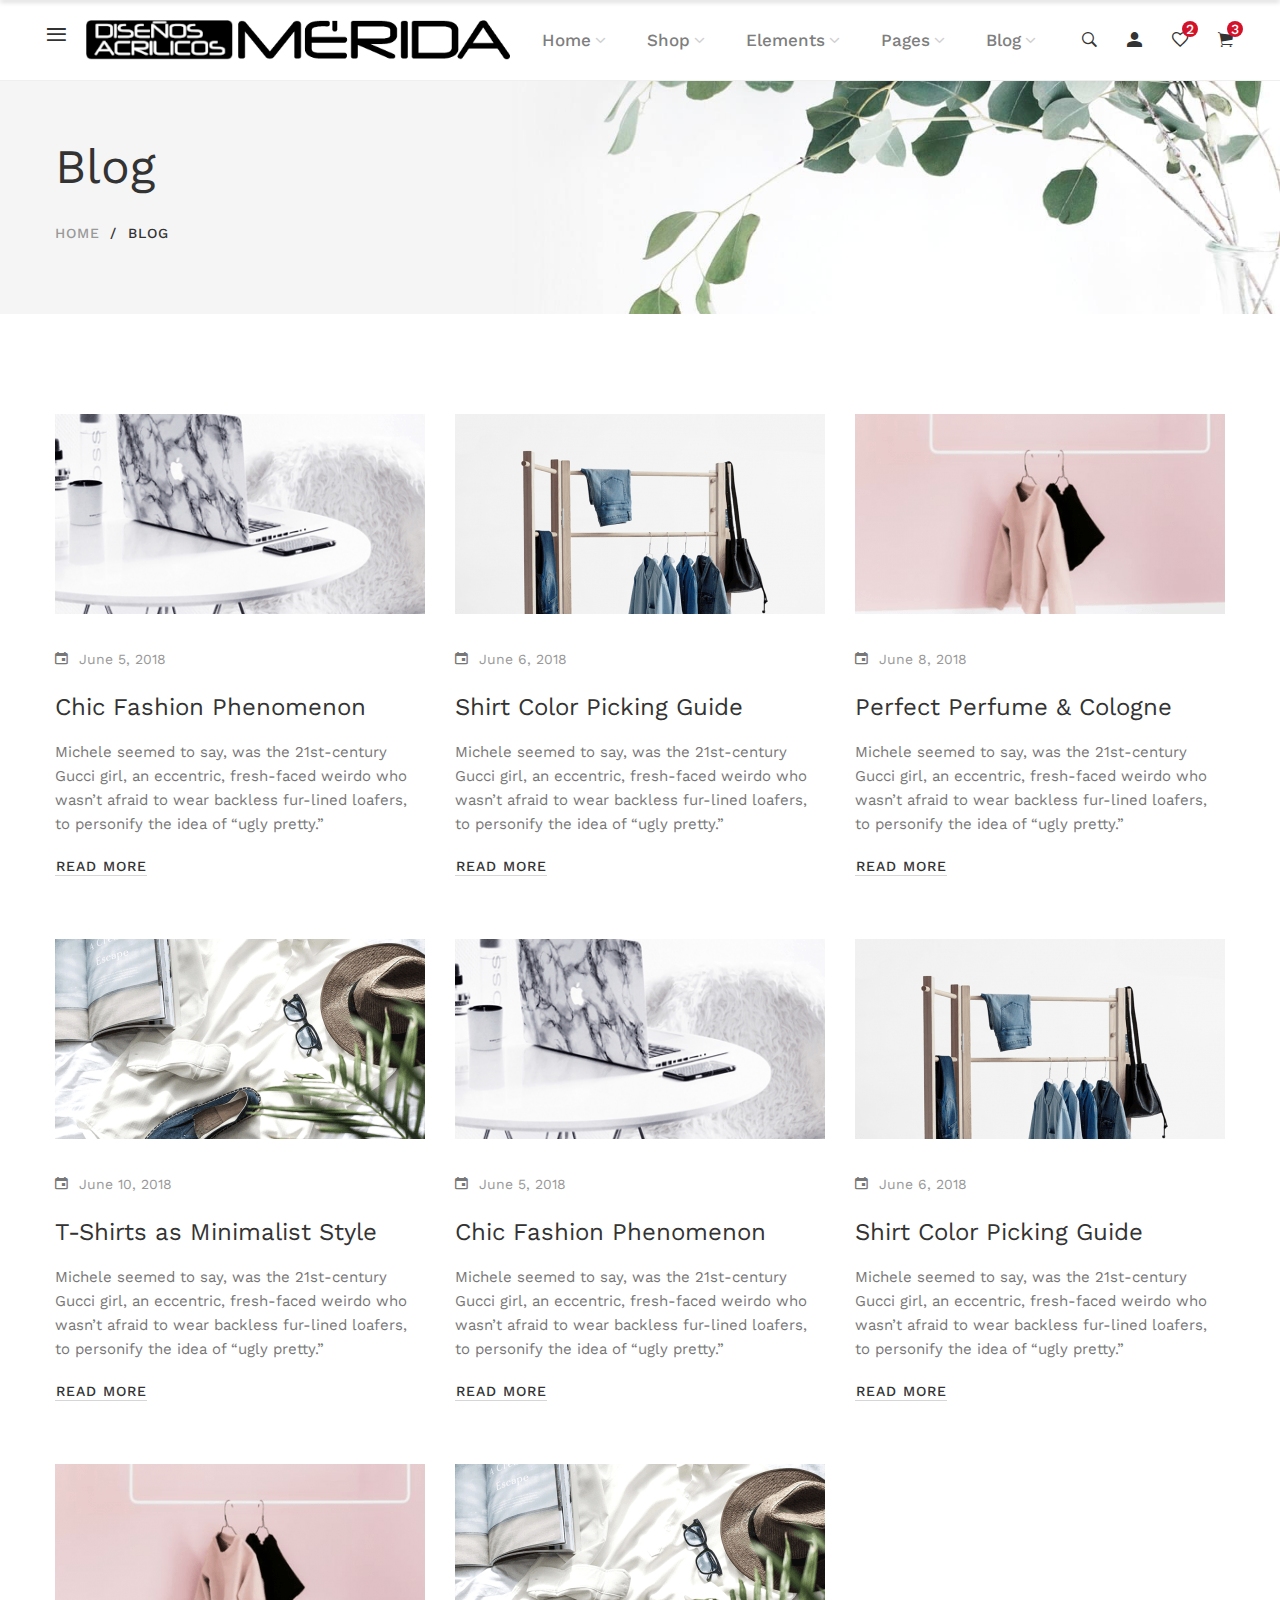
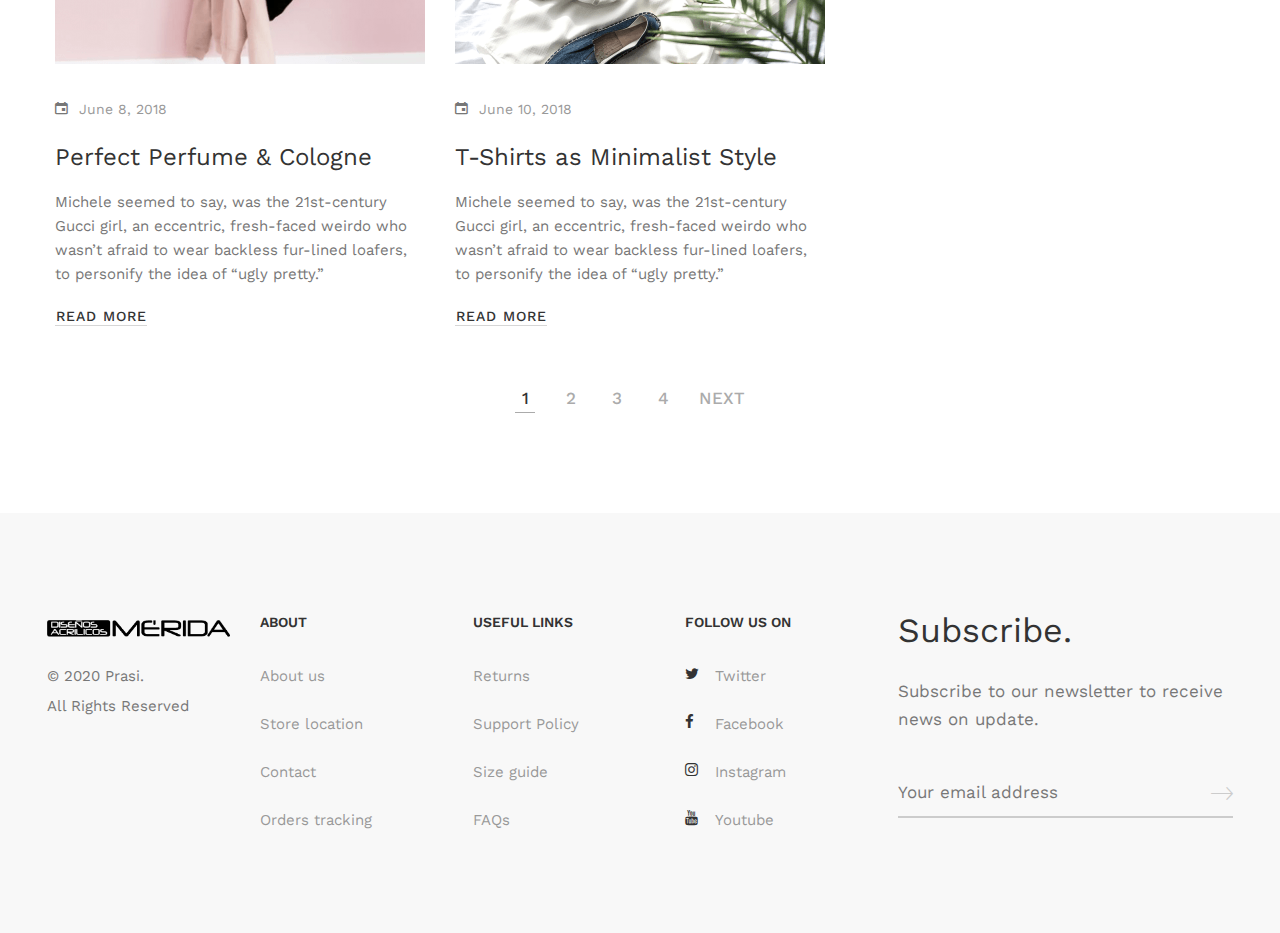
<file: blog-grid-full-width.html>
<!DOCTYPE html>
<html class="no-js" lang="zxx">

<head>
	<meta charset="utf-8">
	<meta http-equiv="X-UA-Compatible" content="IE=edge">
	<title>Prasi - Multipurpose eCommerce Bootstrap4 Template</title>
	<meta name="description" content="">
	<meta name="viewport" content="width=device-width, initial-scale=1">
	<!-- Favicon -->
	<link rel="icon" href="assets/images/favicon.ico">

	<!-- CSS
	============================================ -->
	<!-- Bootstrap CSS -->
	<link href="assets/css/bootstrap.min.css" rel="stylesheet">

	<!-- FontAwesome CSS -->
	<link href="assets/css/font-awesome.min.css" rel="stylesheet">

	<!-- Ionicons CSS -->
	<link href="assets/css/ionicons.min.css" rel="stylesheet">

	<!-- Themify CSS -->
	<link href="assets/css/themify-icons.css" rel="stylesheet">

	<!-- Plugins CSS -->
	<link href="assets/css/plugins.css" rel="stylesheet">

	<!-- Helper CSS -->
	<link href="assets/css/helper.css" rel="stylesheet">

	<!-- Main CSS -->
	<link href="assets/css/main.css" rel="stylesheet">

	<!-- Modernizer JS -->
	<script src="assets/js/vendor/modernizr-2.8.3.min.js"></script>

</head>

<body>

	
	<!--=============================================
	=            Header offcanvas about         =
	=============================================-->
	
	<header class="header header-offcanvas-about header-sticky">
		
		<!--=======  header bottom  =======-->
		
		<div class="header-bottom pt-md-40 pb-md-40 pt-sm-40 pb-sm-40">
			<div class="container wide">

					<!--=======  header bottom container  =======-->
					
					<div class="header-bottom-container">
						
						<!--=======  logo with off canvas  =======-->
						
						<div class="logo-with-offcanvas d-flex">
	
							<!--=======  offcanvas about icon  =======-->
							
							<div class="offcanvas-about-icon mr-20 d-none d-lg-block">
								<a href="javascript:void(0)" id="offcanvas-about-icon">
									<i class="ion-navicon"></i>
								</a>
							</div>
							
							<!--=======  End of offcanvas about icon  =======-->
		
							<!--=======  logo   =======-->
							
							<div class="logo">
								<a href="index.html">
									<img src="assets/images/logo.png" class="img-fluid" alt="">
								</a>
							</div>
							
							<!--=======  End of logo   =======-->
						</div>
						
						<!--=======  End of logo with off canvas  =======-->
	
						<!--=======  header bottom navigation  =======-->
						
						<div class="header-bottom-navigation">
								<div class="site-main-nav d-none d-lg-block">
									<nav class="site-nav center-menu">
										<ul>
											<li class="menu-item-has-children"><a href="index.html">Home</a>
												<ul class="sub-menu mega-menu mega-menu-column-5">
													<li><a href="javascript:void(0)" class="mega-column-title">Home Group</a>
														<ul class="mega-sub-menu">
															<li><a href="index-trending.html">Trending</a><img src="assets/images/home-preview/01.jpg" class="img-fluid" alt=""></li>
															<li><a href="index-collection.html">My collection</a><img src="assets/images/home-preview/02.jpg" class="img-fluid" alt=""></li>
															<li><a href="index-special.html">Special</a><img src="assets/images/home-preview/03.jpg" class="img-fluid" alt=""></li>
															<li><a href="index-concept.html">concept</a><img src="assets/images/home-preview/04.jpg" class="img-fluid" alt=""></li>
															<li><a href="index-smart.html">smart design</a><img src="assets/images/home-preview/05.jpg" class="img-fluid" alt=""></li>
														</ul>
													</li>
													<li><a href="javascript:void(0)" class="mega-column-title">Home Group</a>
														<ul class="mega-sub-menu">
															<li><a href="index-furniture.html">Furniture </a><img src="assets/images/home-preview/06.jpg" class="img-fluid" alt=""></li>
															<li><a href="index-essentials.html">Essentials</a><img src="assets/images/home-preview/07.jpg" class="img-fluid" alt=""></li>
															<li><a href="index-lookbook.html">Lookbook</a><img src="assets/images/home-preview/08.jpg" class="img-fluid" alt=""></li>
															<li><a href="index-wearables.html">Wearables</a><img src="assets/images/home-preview/09.jpg" class="img-fluid" alt=""></li>
															<li><a href="index-accessories.html">Accessories</a><img src="assets/images/home-preview/10.jpg" class="img-fluid" alt=""></li>
														</ul>
													</li>
													<li><a href="javascript:void(0)" class="mega-column-title">Home Group</a>
														<ul class="mega-sub-menu">
															<li><a href="index-shoppable.html">Shoppable</a><img src="assets/images/home-preview/11.jpg" class="img-fluid" alt=""></li>
															<li><a href="index-instagram.html">Instagram Shop</a><img src="assets/images/home-preview/12.jpg" class="img-fluid" alt=""></li>
															<li><a href="index-fashion.html">Fashion</a><img src="assets/images/home-preview/13.jpg" class="img-fluid" alt=""></li>
															<li><a href="index-perfumes.html">Perfumes</a><img src="assets/images/home-preview/14.jpg" class="img-fluid" alt=""></li>
															<li><a href="index-cosmetics.html">Cosmetics</a><img src="assets/images/home-preview/15.jpg" class="img-fluid" alt=""></li>
														</ul>
													</li>
													<li><a href="javascript:void(0)" class="mega-column-title">Home Group</a>
														<ul class="mega-sub-menu">
															<li><a href="index-decor.html">Home Decor</a><img src="assets/images/home-preview/16.png" class="img-fluid" alt=""></li>
															<li><a href="index-creative.html">Creative</a><img src="assets/images/home-preview/17.png" class="img-fluid" alt=""></li>
														</ul>
													</li>
													<li>
														<div class="menu-image">
															<img src="assets/images/menu-image/menu-element.png" class="img-fluid" alt="">
														</div>
													</li>
												</ul>
											</li>
											<li class="menu-item-has-children"><a href="shop-left-sidebar.html">Shop</a>
												<ul class="sub-menu mega-menu mega-menu-column-4">
													<li><a href="javascript:void(0)" class="mega-column-title">Shop Pages</a>
														<ul class="mega-sub-menu">
															<li><a href="shop-no-sidebar.html">Shop No Sidebar</a></li>
															<li><a href="shop-left-sidebar.html">Shop Left Sidebar</a></li>
															<li><a href="shop-right-sidebar.html">Shop Right Sidebar</a></li>
															<li><a href="shop-fullwidth-no-space.html">Shop Fullwidth No Space</a></li>
															<li><a href="shop-fullwidth-no-sidebar.html">Shop Fullwidth No Sidebar</a></li>
															<li><a href="shop-fullwidth-left-sidebar.html">Shop Fullwidth Left Sidebar</a></li>
															<li><a href="shop-fullwidth-right-sidebar.html">Shop Fullwidth Right Sidebar</a></li>
														</ul>
													</li>
													<li><a href="javascript:void(0)" class="mega-column-title">Shop Pages</a>
														<ul class="mega-sub-menu">
															<li><a href="shop-product-basic.html">Basic </a></li>
															<li><a href="shop-product-fullwidth.html">Fullwidth</a></li>
															<li><a href="shop-product-sticky-details.html">Sticky details</a></li>
															<li><a href="shop-product-with-sidebar.html">With Sidebar</a></li>
															<li><a href="shop-product-extra-content.html">Extra Content</a></li>
															<li><a href="shop-product-variation-image.html">Variation Image</a></li>
															<li><a href="shop-product-bought-together.html">Bought Together</a></li>
														</ul>
													</li>
													<li><a href="javascript:void(0)" class="mega-column-title">Shop Pages</a>
														<ul class="mega-sub-menu">
															<li><a href="shop-product-with-background.html">Product with background</a></li>
															<li><a href="shop-cart.html">Shopping Cart</a></li>
															<li><a href="shop-checkout.html">Checkout</a></li>
															<li><a href="shop-order-tracking.html">Order Tracking</a></li>
															<li><a href="shop-wishlist.html">Wishlist</a></li>
															<li><a href="shop-customer-login.html">Customer Login</a></li>
															<li><a href="shop-by-brand.html">Shop by Brand</a></li>
														</ul>
													</li>
													<li>
														<div class="menu-image">
															<img src="assets/images/menu-image/megamenu-shop.png" class="img-fluid" alt="">
														</div>
													</li>
												</ul>
											</li>
											<li class="menu-item-has-children"><a href="javascript:void(0)">Elements</a>
												<ul class="sub-menu mega-menu mega-menu-column-5">
													<li><a href="javascript:void(0)" class="mega-column-title">Shop / Products</a>
														<ul class="mega-sub-menu">
															<li><a href="element-product-categories.html">Product Categories</a></li>
															<li><a href="element-product-sliders.html">Product Sliders</a></li>
															<li><a href="element-product-tabs.html">Product Tabs</a></li>
															<li><a href="element-product-widget.html">Product Widget</a></li>
															<li><a href="element-recent-products.html">Recent Products</a></li>
														</ul>
													</li>
													<li><a href="javascript:void(0)" class="mega-column-title">Shop / Products</a>
														<ul class="mega-sub-menu">
															<li><a href="element-sale-products.html">Sale Products </a></li>
															<li><a href="element-featured-products.html">Featured products</a></li>
															<li><a href="element-top-rated-products.html">Top Rated products</a></li>
															<li><a href="element-bestselling-products.html">Best Selling products</a></li>
															<li><a href="element-product-attributes.html">Product Attributes</a></li>
														</ul>
													</li>
													<li><a href="javascript:void(0)" class="mega-column-title">Theming</a>
														<ul class="mega-sub-menu">
															<li><a href="element-blog-posts.html">Blog Posts</a></li>
															<li><a href="element-mailchimp-form.html">Mailchimp Form</a></li>
															<li><a href="element-icon-box.html">Icon Box</a></li>
															<li><a href="element-team-member.html">Team Member</a></li>
															<li><a href="element-instagram.html">Instagram</a></li>
														</ul>
													</li>
													<li><a href="javascript:void(0)" class="mega-column-title">Theming</a>
														<ul class="mega-sub-menu">
															<li><a href="element-faq.html">FAQs / Toggles</a></li>
															<li><a href="element-countdown-timer.html">Countdown Timer</a></li>
															<li><a href="element-button.html">Buttons</a></li>
															<li><a href="element-testimonials.html">Testimonials</a></li>
															<li><a href="element-google-maps.html">Google Maps</a></li>
														</ul>
													</li>
													<li>
														<div class="menu-image">
															<img src="assets/images/menu-image/menu-element.png" class="img-fluid" alt="">
														</div>
													</li>
												</ul>
											</li>
											<li class="menu-item-has-children"><a href="javascript:void(0)">Pages</a>
												<ul class="sub-menu single-column-menu">
													<li><a href="about-us.html">About Us</a></li>
													<li><a href="about-us-2.html">About Us 2</a></li>
													<li><a href="contact-us.html">Contact Us</a></li>
													<li><a href="faq.html">F.A.Q</a></li>
													<li><a href="coming-soon.html">Coming Soon</a></li>
													<li><a href="404.html">404</a></li>
												</ul>
											</li>
											<li class="menu-item-has-children "><a href="javascript:void(0)">Blog</a>
												<ul class="sub-menu single-column-menu single-column-has-children">
													<li><a href="blog-standard-right-sidebar.html">Standard Layout</a>
														<ul class="multilevel-submenu">
															<li><a href="blog-standard-right-sidebar.html">Right Sidebar</a></li>
															<li><a href="blog-standard-left-sidebar.html">Left Sidebar</a></li>
															<li><a href="blog-standard-full-width.html">Full Width</a></li>
														</ul>
													</li>
													<li><a href="blog-grid-right-sidebar.html">Grid Layout</a>
														<ul class="multilevel-submenu">
															<li><a href="blog-grid-right-sidebar.html">Right Sidebar</a></li>
															<li><a href="blog-grid-left-sidebar.html">Left Sidebar</a></li>
															<li><a href="blog-grid-full-width.html">Full Width</a></li>
														</ul>
													</li>
													<li><a href="blog-list-right-sidebar.html">List Layout</a>
														<ul class="multilevel-submenu">
															<li><a href="blog-list-right-sidebar.html">Right Sidebar</a></li>
															<li><a href="blog-list-left-sidebar.html">Left Sidebar</a></li>
															<li><a href="blog-list-full-width.html">Full Width</a></li>
														</ul>
													</li>
													<li><a href="blog-masonry-right-sidebar.html">Masonry Layout</a>
														<ul class="multilevel-submenu">
															<li><a href="blog-masonry-right-sidebar.html">Right Sidebar</a></li>
															<li><a href="blog-masonry-left-sidebar.html">Left Sidebar</a></li>
															<li><a href="blog-masonry-full-width.html">Full Width</a></li>
														</ul>
													</li>
													<li><a href="blog-full-then-grid-right-sidebar.html">1st Full Then Grid Layout</a>
														<ul class="multilevel-submenu">
															<li><a href="blog-full-then-grid-right-sidebar.html">Right Sidebar</a></li>
															<li><a href="blog-full-then-grid-left-sidebar.html">Left Sidebar</a></li>
															<li><a href="blog-full-then-grid-full-width.html">Full Width</a></li>
														</ul>
													</li>
													<li><a href="blog-single-post-right-sidebar.html">Single Post Layout</a>
														<ul class="multilevel-submenu">
															<li><a href="blog-single-post-right-sidebar.html">Right Sidebar</a></li>
															<li><a href="blog-single-post-left-sidebar.html">Left Sidebar</a></li>
															<li><a href="blog-single-post-full-width.html">Full Width</a></li>
														</ul>
													</li>
												</ul>
											</li>
										</ul>
									</nav>
								</div>
						</div>
						
						<!--=======  End of header bottom navigation  =======-->

						<!--=======  headeer right container  =======-->
						
						<div class="header-right-container">

							<!--=======  header right icons  =======-->
							
							<div class="header-right-icons d-flex justify-content-end align-items-center h-100">
								<!--=======  single-icon  =======-->
								
								<div class="single-icon search">
									<a href="javascript:void(0)" id="search-icon">
										<i class="ion-ios-search-strong"></i>
									</a>
								</div>
								
								<!--=======  End of single-icon  =======-->
								<!--=======  single-icon  =======-->
								
								<div class="single-icon user-login">
									<a href="shop-customer-login.html">
										<i class="ion-android-person"></i>
									</a>
								</div>
								
								<!--=======  End of single-icon  =======-->
								<!--=======  single-icon  =======-->
								
								<div class="single-icon wishlist">
									<a href="javascript:void(0)" id="offcanvas-wishlist-icon">
										<i class="ion-android-favorite-outline"></i>
										<span class="count">2</span>
									</a>
								</div>
								
								<!--=======  End of single-icon  =======-->
								<!--=======  single-icon  =======-->
								
								<div class="single-icon cart">
									<a href="javascript:void(0)" id="offcanvas-cart-icon">
										<i class="ion-ios-cart"></i>
										<span class="count">3</span>
									</a>
								</div>
								<!--=======  End of single-icon  =======-->
							</div>
							<!--=======  End of header right icons  =======-->
		
						</div>
						
						<!--=======  End of headeer right container  =======-->
						
						
					</div>
					
					<!--=======  End of header bottom container  =======-->
					
					<!-- Mobile Navigation Start Here -->

					<div class="site-mobile-navigation d-block d-lg-none">
						<div id="dl-menu" class="dl-menuwrapper site-mobile-nav">
							<!--Site Mobile Menu Toggle Start-->
							<button class="dl-trigger hamburger hamburger--spin">
								<span class="hamburger-box">
									<span class="hamburger-inner"></span>
								</span>
							</button><!--Site Mobile Menu Toggle End-->
							<ul class="dl-menu dl-menu-toggle">
								<li class=""><a href="blog-grid-full-width.html#">Home</a>
									<ul class="dl-submenu">
										<li class=""> <a href="blog-grid-full-width.html#">Home Group One</a>
											<ul class="dl-submenu">
												<li><a href="index-trending.html">Trending</a></li>
												<li><a href="index-collection.html">My collection</a></li>
												<li><a href="index-special.html">Special</a></li>
												<li><a href="index-concept.html">concept</a></li>
												<li><a href="index-smart.html">smart design</a></li>
											</ul>
										</li>
										<li> <a href="blog-grid-full-width.html#">Home Group Two</a>
											<ul class="dl-submenu">
													<li><a href="index-furniture.html">Furniture </a></li>
													<li><a href="index-essentials.html">Essentials</a></li>
													<li><a href="index-lookbook.html">Lookbook</a></li>
													<li><a href="index-wearables.html">Wearables</a></li>
													<li><a href="index-accessories.html">Accessories</a></li>
											</ul>
										</li>
										<li> <a href="blog-grid-full-width.html#">Home Group three</a>
											<ul class="dl-submenu">
												<li><a href="index-shoppable.html">Shoppable</a></li>
												<li><a href="index-instagram.html">Instagram Shop</a></li>
												<li><a href="index-fashion.html">Fashion</a></li>
												<li><a href="index-perfumes.html">Perfumes</a></li>
												<li><a href="index-cosmetics.html">Cosmetics</a></li>
											</ul>
										</li>
										<li> <a href="blog-grid-full-width.html#">Home Group four</a>
											<ul class="dl-submenu">
												<li><a href="index-decor.html">Home Decor</a></li>
												<li><a href="index-creative.html">Creative</a></li>
											</ul>
										</li>
									</ul>
								</li>

								<li><a href="blog-grid-full-width.html#">Shop</a>
									<ul class="dl-submenu">
										<li class=""> <a href="blog-grid-full-width.html#">Shop Pages</a>
											<ul class="dl-submenu">
												<li><a href="shop-no-sidebar.html">Shop No Sidebar</a></li>
												<li><a href="shop-left-sidebar.html">Shop Left Sidebar</a></li>
												<li><a href="shop-right-sidebar.html">Shop Right Sidebar</a></li>
												<li><a href="shop-fullwidth-no-space.html">Shop Fullwidth No Space</a></li>
												<li><a href="shop-fullwidth-no-sidebar.html">Shop Fullwidth No Sidebar</a></li>
												<li><a href="shop-fullwidth-left-sidebar.html">Shop Fullwidth Left Sidebar</a></li>
												<li><a href="shop-fullwidth-right-sidebar.html">Shop Fullwidth Right Sidebar</a></li>
											</ul>
										</li>
										<li class=""> <a href="blog-grid-full-width.html#">Product Details Pages</a>
											<ul class="dl-submenu">
												<li><a href="shop-product-basic.html">Basic </a></li>
												<li><a href="shop-product-fullwidth.html">Fullwidth</a></li>
												<li><a href="shop-product-sticky-details.html">Sticky details</a></li>
												<li><a href="shop-product-with-sidebar.html">With Sidebar</a></li>
												<li><a href="shop-product-extra-content.html">Extra Content</a></li>
												<li><a href="shop-product-variation-image.html">Variation Image</a></li>
												<li><a href="shop-product-bought-together.html">Bought Together</a></li>
												

											</ul>
										</li>
										<li class=""> <a href="blog-grid-full-width.html#">Other Shop Pages</a>
											<ul class="dl-submenu">
												<li><a href="shop-product-with-background.html">Product with background</a></li>
												<li><a href="shop-cart.html">Shopping Cart</a></li>
												<li><a href="shop-checkout.html">Checkout</a></li>
												<li><a href="shop-order-tracking.html">Order Tracking</a></li>
												<li><a href="shop-wishlist.html">Wishlist</a></li>
												<li><a href="shop-customer-login.html">Customer Login</a></li>
												<li><a href="shop-by-brand.html">Shop by Brand</a></li>

											</ul>
										</li>


									</ul>
								</li>
								<li><a href="blog-grid-full-width.html#">Elements</a>
									<ul class="dl-submenu">
										<li class=""> <a href="blog-grid-full-width.html#">Shop / Products</a>
											<ul class="dl-submenu">
												<li><a href="element-product-categories.html">Product Categories</a></li>
												<li><a href="element-product-sliders.html">Product Sliders</a></li>
												<li><a href="element-product-tabs.html">Product Tabs</a></li>
												<li><a href="element-product-widget.html">Product Widget</a></li>
												<li><a href="element-recent-products.html">Recent Products</a></li>
											</ul>
										</li>
										<li class=""> <a href="blog-grid-full-width.html#">Shop / Products</a>
											<ul class="dl-submenu">
													<li><a href="element-sale-products.html">Sale Products </a></li>
													<li><a href="element-featured-products.html">Featured products</a></li>
													<li><a href="element-top-rated-products.html">Top Rated products</a></li>
													<li><a href="element-bestselling-products.html">Best Selling products</a></li>
													<li><a href="element-product-attributes.html">Product Attributes</a></li>
											</ul>
										</li>
										<li class=""> <a href="blog-grid-full-width.html#">Theming</a>
											<ul class="dl-submenu">
												<li><a href="element-blog-posts.html">Blog Posts</a></li>
												<li><a href="element-mailchimp-form.html">Mailchimp Form</a></li>
												<li><a href="element-icon-box.html">Icon Box</a></li>
												<li><a href="element-team-member.html">Team Member</a></li>
												<li><a href="element-instagram.html">Instagram</a></li>

											</ul>
										</li>


									</ul>
								</li>
								<li><a href="blog-grid-full-width.html#">Pages</a>
									<ul class="dl-submenu">
										<li><a href="about-us.html">About Us</a></li>
										<li><a href="about-us-2.html">About Us 2</a></li>
										<li><a href="contact-us.html">Contact Us</a></li>
										<li><a href="faq.html">F.A.Q</a></li>
										<li><a href="coming-soon.html">Coming Soon</a></li>
										<li><a href="404.html">404</a></li>
									</ul>
								</li>
								<li><a href="blog-grid-full-width.html#">Blog</a>
									<ul class="dl-submenu">
										<li><a href="blog-grid-full-width.html#">Standard Layout</a>
											<ul class="dl-submenu">
												<li><a href="blog-standard-right-sidebar.html">Right Sidebar</a></li>
												<li><a href="blog-standard-left-sidebar.html">Left Sidebar</a></li>
												<li><a href="blog-standard-full-width.html">Full Width</a></li>
											</ul>
										</li>
										<li><a href="blog-grid-full-width.html#">Grid Layout</a>
											<ul class="dl-submenu">
												<li><a href="blog-grid-right-sidebar.html">Right Sidebar</a></li>
												<li><a href="blog-grid-left-sidebar.html">Left Sidebar</a></li>
												<li><a href="blog-grid-full-width.html">Full Width</a></li>
											</ul>
										</li>
										<li><a href="blog-grid-full-width.html#">List Layout</a>
											<ul class="dl-submenu">
												<li><a href="blog-list-right-sidebar.html">Right Sidebar</a></li>
												<li><a href="blog-list-left-sidebar.html">Left Sidebar</a></li>
												<li><a href="blog-list-full-width.html">Full Width</a></li>
											</ul>
										</li>
										<li><a href="blog-grid-full-width.html#">Masonry Layout</a>
											<ul class="dl-submenu">
												<li><a href="blog-masonry-right-sidebar.html">Right Sidebar</a></li>
												<li><a href="blog-masonry-left-sidebar.html">Left Sidebar</a></li>
												<li><a href="blog-masonry-full-width.html">Full Width</a></li>
											</ul>
										</li>
										<li><a href="blog-grid-full-width.html#">1st Full Then Grid</a>
											<ul class="dl-submenu">
												<li><a href="blog-full-then-grid-right-sidebar.html">Right Sidebar</a></li>
												<li><a href="blog-full-then-grid-left-sidebar.html">Left Sidebar</a></li>
												<li><a href="blog-full-then-grid-full-width.html">Full Width</a></li>
											</ul>
										</li>
										<li><a href="blog-grid-full-width.html#">Single Post Layout</a>
											<ul class="dl-submenu">
												<li><a href="blog-single-post-right-sidebar.html">Right Sidebar</a></li>
												<li><a href="blog-single-post-left-sidebar.html">Left Sidebar</a></li>
												<li><a href="blog-single-post-full-width.html">Full Width</a></li>
											</ul>
										</li>
									</ul>
								</li>
							</ul>
						</div>
					</div>

					<!-- Mobile Navigation End Here -->
					
						
			</div>
		</div>
	
		<!--=======  End of header bottom  =======-->
	</header>
	
	<!--===== End of Header offcanvas about ======-->

	<!--=======  breadcrumb area =======-->

	<div class="breadcrumb-area breadcrumb-bg-1 pt-50 pb-70 mb-100">
		<div class="container">
			<div class="row">
				<div class="col-lg-12">
					<h1 class="breadcrumb-title">Blog</h1>

					<!--=======  breadcrumb list  =======-->
					
						<ul class="breadcrumb-list">
							<li class="breadcrumb-list__item"><a href="index.html">HOME</a></li>
							<li class="breadcrumb-list__item breadcrumb-list__item--active">Blog</li>
						</ul>
					
					<!--=======  End of breadcrumb list  =======-->

				</div>
			</div>
		</div>
	</div>
	
    <!--=======  End of breadcrumb area =======-->
    
    <!--=============================================
    =            blog page wrapper         =
    =============================================-->
    
    <div class="blog-page-wrapper mb-100">
        <div class="container">
            <div class="row">
                <div class="col-lg-3 order-2 d-none">
                    <!--=======  page sidebar  =======-->
						
                    <div class="page-sidebar">
                            <!--=======  single sidebar widget  =======-->
                            
                            <div class="single-sidebar-widget mb-40">
                                <!--=======  search widget  =======-->
                                
                                <div class="search-widget">
                                    <form action="blog-grid-full-width.html#">
                                        <input type="search" placeholder="Search products ...">
                                        <button type="button"><i class="ion-android-search"></i></button>
                                    </form>
                                </div>
                                
                                <!--=======  End of search widget  =======-->
                            </div>
                            
                            
                            <!--=======  End of single sidebarwidget  =======-->

                            <!--=======  single sidebar widget  =======-->
                            
                            <div class="single-sidebar-widget mb-40">
                                <h2 class="single-sidebar-widget--title">Categories</h2>
                                <ul class="single-sidebar-widget--list single-sidebar-widget--list--category">
                                    <li class="has-children">
                                        <a href="shop-left-sidebar.html">Cosmetic </a> <span class="quantity">5</span>
                                        <ul>
                                            <li><a href="shop-left-sidebar.html">For body</a></li>
                                            <li><a href="shop-left-sidebar.html">Make up</a></li>
                                            <li><a href="shop-left-sidebar.html">New</a></li>
                                            <li><a href="shop-left-sidebar.html">Perfumes</a></li>
                                        </ul>
                                    </li>
                                    <li class="has-children">
                                        <a href="shop-left-sidebar.html">Furniture </a> <span class="quantity">23</span>
                                        <ul>
                                            <li><a href="shop-left-sidebar.html">Sofas</a></li>
                                            <li><a href="shop-left-sidebar.html">Armchairs</a></li>
                                            <li><a href="shop-left-sidebar.html">Desk Chairs</a></li>
                                            <li><a href="shop-left-sidebar.html">Dining Chairs</a></li>
                                        </ul>
                                    </li>
                                    <li><a href="shop-left-sidebar.html">Watches </a> <span class="quantity">12</span></li> 
                                    <li><a href="shop-left-sidebar.html">Bags </a> <span class="quantity">22</span></li> 
                                    <li><a href="shop-left-sidebar.html">Uncategorized </a> <span class="quantity">14</span></li> 
                                </ul>
                            </div>
    
                            <!--=======  End of single sidebar widget  =======-->

                          

                            <!--=======  single sidebar widget  =======-->
                            
                            <div class="single-sidebar-widget mb-40">
                                

                                <!--=======  widget post wrapper  =======-->
                                
                                <div class="widget-post-wrapper">
                                <!--=======  single widget post  =======-->
                                
                                <div class="single-widget-post">
                                    <div class="image">
                                        <img src="assets/images/blog/post-thumbnail-100x120.png" class="img-fluid" alt="">
                                    </div>
                                    <div class="content">
                                        <h3 class="widget-post-title"><a href="blog-grid-full-width.html#">Chic Fashion Phenomenon</a></h3>
                                        <p class="widget-post-date">June 5, 2018</p>
                                    </div>
                                </div>
                                
                                <!--=======  End of single widget post  =======-->
                                <!--=======  single widget post  =======-->
                                
                                <div class="single-widget-post">
                                    <div class="image">
                                        <img src="assets/images/blog/post-thumbnail-6-100x120.png" class="img-fluid" alt="">
                                    </div>
                                    <div class="content">
                                        <h3 class="widget-post-title"><a href="blog-grid-full-width.html#">Go Your Own Way</a></h3>
                                        <p class="widget-post-date">June 5, 2018</p>
                                    </div>
                                </div>
                                
                                <!--=======  End of single widget post  =======-->
                                <!--=======  single widget post  =======-->
                                
                                <div class="single-widget-post">
                                    <div class="image">
                                        <img src="assets/images/blog/post-thumbnail-9-100x120.png" class="img-fluid" alt="">
                                    </div>
                                    <div class="content">
                                        <h3 class="widget-post-title"><a href="blog-grid-full-width.html#">Home-made Body Lotion</a></h3>
                                        <p class="widget-post-date">June 5, 2018</p>
                                    </div>
                                </div>
                                
                                <!--=======  End of single widget post  =======-->

                                </div>
                                
                                <!--=======  End of widget post wrapper  =======-->
                            </div>
                            
                            <!--=======  End of single sidebar widget  =======-->

                            <!--=======  single sidebar widget  =======-->
                            
                            <div class="single-sidebar-widget mb-40">
                                <!--=======  blog sidebar banner  =======-->
                                
                                <div class="blog-sidebar-banner">
                                    <img src="assets/images/banners/ADS-blog.png" class="img-fluid" alt="">
                                </div>
                                
                                <!--=======  End of blog sidebar banner  =======-->
                            </div>
                            
                            <!--=======  End of single sidebar widget  =======-->

                            <!--=======  single sidebar widget  =======-->
                            
                            <div class="single-sidebar-widget">
                                <h2 class="single-sidebar-widget--title"> Popular Tags</h2>

                                <div class="tag-container">
                                    <a href="blog-grid-full-width.html#">bags</a>
                                    <a href="blog-grid-full-width.html#">chair</a>
                                    <a href="blog-grid-full-width.html#">clock</a>
                                    <a href="blog-grid-full-width.html#">comestic</a>
                                    <a href="blog-grid-full-width.html#">fashion</a>
                                    <a href="blog-grid-full-width.html#">furniture</a>
                                    <a href="blog-grid-full-width.html#">holder</a>
                                    <a href="blog-grid-full-width.html#">mask</a>
                                    <a href="blog-grid-full-width.html#">men</a>
                                    <a href="blog-grid-full-width.html#">oil</a>
                                </div>
                            </div>
                            
                            <!--=======  End of single sidebar widget  =======-->
                        </div>
                        
                        <!--=======  End of page sidebar  =======-->
                </div>
                <div class="col-lg-12 order-1">
                    <div class="row">
                        
                        <div class="col-md-4 mb-60">
                            <div class="single-slider-post">
                                <!--=======  image  =======-->
                                
                                <div class="single-slider-post__image mb-30">
                                    <a href="blog-single-post-left-sidebar.html">
                                        <img src="assets/images/blog/post-thumbnail-1-370x200.png" class="img-fluid" alt="">
                                    </a>
                                </div>
                                
                                <!--=======  End of image  =======-->

                                <!--=======  content  =======-->
                                
                                <div class="single-slider-post__content">
                                    <div class="post-date">
                                        <i class="ion-android-calendar"></i>
                                        <a href="blog-standard-left-sidebar.html"> june 5, 2018</a>
                                    </div>
                                    <h2 class="post-title"><a href="blog-single-post-left-sidebar.html">Chic Fashion Phenomenon</a></h2>
                                    <p class="post-excerpt">Michele seemed to say, was the 21st-century Gucci girl, an eccentric, fresh-faced weirdo who wasn’t afraid to wear backless fur-lined loafers, to personify the idea of “ugly pretty.”</p>
                                    <a href="blog-single-post-left-sidebar.html" class="blog-readmore-btn">read more</a>
                                </div>
                                
                                <!--=======  End of content  =======-->
                            </div>
                        </div>

                        <div class="col-md-4 mb-60">
                            <div class="single-slider-post">
                                <!--=======  image  =======-->
                                
                                <div class="single-slider-post__image mb-30">
                                    <a href="blog-single-post-left-sidebar.html">
                                        <img src="assets/images/blog/post-thumbnail-2-1-370x200.png" class="img-fluid" alt="">
                                    </a>
                                </div>
                                
                                <!--=======  End of image  =======-->

                                <!--=======  content  =======-->
                                
                                <div class="single-slider-post__content">
                                    <div class="post-date">
                                        <i class="ion-android-calendar"></i>
                                        <a href="blog-standard-left-sidebar.html"> june 6, 2018</a>
                                    </div>
                                    <h2 class="post-title"><a href="blog-single-post-left-sidebar.html">Shirt Color Picking Guide</a></h2>
                                    <p class="post-excerpt">Michele seemed to say, was the 21st-century Gucci girl, an eccentric, fresh-faced weirdo who wasn’t afraid to wear backless fur-lined loafers, to personify the idea of “ugly pretty.”</p>
                                    <a href="blog-single-post-left-sidebar.html" class="blog-readmore-btn">read more</a>
                                </div>
                                
                                <!--=======  End of content  =======-->
                            </div>
                        </div>

                        <div class="col-md-4 mb-60">
                            <div class="single-slider-post">
                                <!--=======  image  =======-->
                                
                                <div class="single-slider-post__image mb-30">
                                    <a href="blog-single-post-left-sidebar.html">
                                        <img src="assets/images/blog/post-thumbnail-8-370x200.png" class="img-fluid" alt="">
                                    </a>
                                </div>
                                
                                <!--=======  End of image  =======-->

                                <!--=======  content  =======-->
                                
                                <div class="single-slider-post__content">
                                    <div class="post-date">
                                        <i class="ion-android-calendar"></i>
                                        <a href="blog-standard-left-sidebar.html"> june 8, 2018</a>
                                    </div>
                                    <h2 class="post-title"><a href="blog-single-post-left-sidebar.html">Perfect Perfume & Cologne</a></h2>
                                    <p class="post-excerpt">Michele seemed to say, was the 21st-century Gucci girl, an eccentric, fresh-faced weirdo who wasn’t afraid to wear backless fur-lined loafers, to personify the idea of “ugly pretty.”</p>
                                    <a href="blog-single-post-left-sidebar.html" class="blog-readmore-btn">read more</a>
                                </div>
                                
                                <!--=======  End of content  =======-->
                            </div>
                        </div>

                        <div class="col-md-4 mb-60">
                            <div class="single-slider-post">
                                <!--=======  image  =======-->
                                
                                <div class="single-slider-post__image mb-30">
                                    <a href="blog-single-post-left-sidebar.html">
                                        <img src="assets/images/blog/post-thumbnail-370x200.png" class="img-fluid" alt="">
                                    </a>
                                </div>
                                
                                <!--=======  End of image  =======-->

                                <!--=======  content  =======-->
                                
                                <div class="single-slider-post__content">
                                    <div class="post-date">
                                        <i class="ion-android-calendar"></i>
                                        <a href="blog-standard-left-sidebar.html"> june 10, 2018</a>
                                    </div>
                                    <h2 class="post-title"><a href="blog-single-post-left-sidebar.html">T-Shirts as Minimalist Style</a></h2>
                                    <p class="post-excerpt">Michele seemed to say, was the 21st-century Gucci girl, an eccentric, fresh-faced weirdo who wasn’t afraid to wear backless fur-lined loafers, to personify the idea of “ugly pretty.”</p>
                                    <a href="blog-single-post-left-sidebar.html" class="blog-readmore-btn">read more</a>
                                </div>
                                
                                <!--=======  End of content  =======-->
                            </div>
                        </div>
                        
                        <div class="col-md-4 mb-60">
                            <div class="single-slider-post">
                                <!--=======  image  =======-->
                                
                                <div class="single-slider-post__image mb-30">
                                    <a href="blog-single-post-left-sidebar.html">
                                        <img src="assets/images/blog/post-thumbnail-1-370x200.png" class="img-fluid" alt="">
                                    </a>
                                </div>
                                
                                <!--=======  End of image  =======-->

                                <!--=======  content  =======-->
                                
                                <div class="single-slider-post__content">
                                    <div class="post-date">
                                        <i class="ion-android-calendar"></i>
                                        <a href="blog-standard-left-sidebar.html"> june 5, 2018</a>
                                    </div>
                                    <h2 class="post-title"><a href="blog-single-post-left-sidebar.html">Chic Fashion Phenomenon</a></h2>
                                    <p class="post-excerpt">Michele seemed to say, was the 21st-century Gucci girl, an eccentric, fresh-faced weirdo who wasn’t afraid to wear backless fur-lined loafers, to personify the idea of “ugly pretty.”</p>
                                    <a href="blog-single-post-left-sidebar.html" class="blog-readmore-btn">read more</a>
                                </div>
                                
                                <!--=======  End of content  =======-->
                            </div>
                        </div>

                        <div class="col-md-4 mb-60">
                            <div class="single-slider-post">
                                <!--=======  image  =======-->
                                
                                <div class="single-slider-post__image mb-30">
                                    <a href="blog-single-post-left-sidebar.html">
                                        <img src="assets/images/blog/post-thumbnail-2-1-370x200.png" class="img-fluid" alt="">
                                    </a>
                                </div>
                                
                                <!--=======  End of image  =======-->

                                <!--=======  content  =======-->
                                
                                <div class="single-slider-post__content">
                                    <div class="post-date">
                                        <i class="ion-android-calendar"></i>
                                        <a href="blog-standard-left-sidebar.html"> june 6, 2018</a>
                                    </div>
                                    <h2 class="post-title"><a href="blog-single-post-left-sidebar.html">Shirt Color Picking Guide</a></h2>
                                    <p class="post-excerpt">Michele seemed to say, was the 21st-century Gucci girl, an eccentric, fresh-faced weirdo who wasn’t afraid to wear backless fur-lined loafers, to personify the idea of “ugly pretty.”</p>
                                    <a href="blog-single-post-left-sidebar.html" class="blog-readmore-btn">read more</a>
                                </div>
                                
                                <!--=======  End of content  =======-->
                            </div>
                        </div>

                        <div class="col-md-4 mb-60">
                            <div class="single-slider-post">
                                <!--=======  image  =======-->
                                
                                <div class="single-slider-post__image mb-30">
                                    <a href="blog-single-post-left-sidebar.html">
                                        <img src="assets/images/blog/post-thumbnail-8-370x200.png" class="img-fluid" alt="">
                                    </a>
                                </div>
                                
                                <!--=======  End of image  =======-->

                                <!--=======  content  =======-->
                                
                                <div class="single-slider-post__content">
                                    <div class="post-date">
                                        <i class="ion-android-calendar"></i>
                                        <a href="blog-standard-left-sidebar.html"> june 8, 2018</a>
                                    </div>
                                    <h2 class="post-title"><a href="blog-single-post-left-sidebar.html">Perfect Perfume & Cologne</a></h2>
                                    <p class="post-excerpt">Michele seemed to say, was the 21st-century Gucci girl, an eccentric, fresh-faced weirdo who wasn’t afraid to wear backless fur-lined loafers, to personify the idea of “ugly pretty.”</p>
                                    <a href="blog-single-post-left-sidebar.html" class="blog-readmore-btn">read more</a>
                                </div>
                                
                                <!--=======  End of content  =======-->
                            </div>
                        </div>

                        <div class="col-md-4 mb-60">
                            <div class="single-slider-post">
                                <!--=======  image  =======-->
                                
                                <div class="single-slider-post__image mb-30">
                                    <a href="blog-single-post-left-sidebar.html">
                                        <img src="assets/images/blog/post-thumbnail-370x200.png" class="img-fluid" alt="">
                                    </a>
                                </div>
                                
                                <!--=======  End of image  =======-->

                                <!--=======  content  =======-->
                                
                                <div class="single-slider-post__content">
                                    <div class="post-date">
                                        <i class="ion-android-calendar"></i>
                                        <a href="blog-standard-left-sidebar.html"> june 10, 2018</a>
                                    </div>
                                    <h2 class="post-title"><a href="blog-single-post-left-sidebar.html">T-Shirts as Minimalist Style</a></h2>
                                    <p class="post-excerpt">Michele seemed to say, was the 21st-century Gucci girl, an eccentric, fresh-faced weirdo who wasn’t afraid to wear backless fur-lined loafers, to personify the idea of “ugly pretty.”</p>
                                    <a href="blog-single-post-left-sidebar.html" class="blog-readmore-btn">read more</a>
                                </div>
                                
                                <!--=======  End of content  =======-->
                            </div>
                        </div>

                    </div>

                    <div class="row">
                        <div class="col-lg-12">
                            <!--=======  pagination  =======-->
                            
                            <div class="pagination text-center">
                                <ul>
                                    <li class="active"><a href="blog-grid-full-width.html#">1</a></li>
                                    <li><a href="blog-grid-full-width.html#">2</a></li>
                                    <li><a href="blog-grid-full-width.html#">3</a></li>
                                    <li><a href="blog-grid-full-width.html#">4</a></li>
                                    <li><a href="blog-grid-full-width.html#">NEXT</a></li>
                                </ul>
                            </div>
                            
                            <!--=======  End of pagination  =======-->
                        </div>
                    </div>
                    
                </div>
            </div>
        </div>
    </div>
    
    <!--=====  End of blog page wrapper  ======-->


	<!--=============================================
	=            footer area         =
	=============================================-->
	
	<div class="footer-container footer-one pt-100 pb-50">
		<div class="container wide">
			<div class="row">
				<div class="col footer-single-widget">
					<!--=======  copyright text  =======-->
						<!--=======  logo  =======-->
						
						<div class="logo">
							<img src="assets/images/logo.png" class="img-fluid" alt="">
						</div>
						
						<!--=======  End of logo  =======-->

						<!--=======  copyright text  =======-->
						
						<div class="copyright-text">
							<p> &copy; 2020 Prasi.  <span>All Rights Reserved</span></p>
						</div>
						
						<!--=======  End of copyright text  =======-->
					
					<!--=======  End of copyright text  =======-->
				</div>
				<div class="col footer-single-widget">
					<!--=======  single widget  =======-->
						<h5 class="widget-title">ABOUT</h5>

						<!--=======  footer navigation container  =======-->
						
						<div class="footer-nav-container">
							<nav>
								<ul>
									<li><a href="blog-grid-full-width.html#">About us</a></li>
									<li><a href="blog-grid-full-width.html#">Store location</a></li>
									<li><a href="blog-grid-full-width.html#">Contact</a></li>
									<li><a href="blog-grid-full-width.html#">Orders tracking</a></li>
								</ul>
							</nav>
						</div>
						
						<!--=======  End of footer navigation container  =======-->
					
					<!--=======  single widget  =======-->
				</div>
				<div class="col footer-single-widget">
					<!--=======  single widget  =======-->
						<h5 class="widget-title">USEFUL LINKS</h5>

						<!--=======  footer navigation container  =======-->
						
						<div class="footer-nav-container">
							<nav>
								<ul>
									<li><a href="blog-grid-full-width.html#">Returns</a></li>
									<li><a href="blog-grid-full-width.html#">Support Policy</a></li>
									<li><a href="blog-grid-full-width.html#">Size guide</a></li>
									<li><a href="blog-grid-full-width.html#">FAQs</a></li>
								</ul>
							</nav>
						</div>
						
						<!--=======  End of footer navigation container  =======-->
					
					<!--=======  single widget  =======-->
				</div>

				<div class="col footer-single-widget">
					<!--=======  single widget  =======-->
						<h5 class="widget-title">FOLLOW US ON</h5>

						<!--=======  footer navigation container  =======-->
						
						<div class="footer-nav-container footer-social-links">
							<nav>
								<ul>
									<li><a href="https://twitter.com/"><i class="fa fa-twitter"></i> Twitter</a></li>
									<li><a href="https://facebook.com/"> <i class="fa fa-facebook"></i> Facebook</a></li>
									<li><a href="https://instagram.com/"><i class="fa fa-instagram"></i> Instagram</a></li>
									<li><a href="https://youtube.com/"> <i class="fa fa-youtube"></i> Youtube</a></li>
								</ul>
							</nav>
						</div>
						
						<!--=======  End of footer navigation container  =======-->
						
					
					<!--=======  single widget  =======-->
				</div>
				<div class="col footer-single-widget">
					<!--=======  single widget  =======-->
							
					<div class="footer-subscription-widget">
						<h2 class="footer-subscription-title">Subscribe.</h2>
						<p class="subscription-subtitle">Subscribe to our newsletter to receive news on update.</p>

						<!--=======  subscription form  =======-->
						
						<div class="subscription-form">
							<form id="mc-form" class="mc-form">
								<input type="email" placeholder="Your email address" required>
								<button type="submit"><i class="ion-ios-arrow-thin-right"></i></button>
							</form>
						</div>
						
						<!--=======  End of subscription form  =======-->

						<!-- mailchimp-alerts Start -->

						<div class="mailchimp-alerts">
							<div class="mailchimp-submitting"></div><!-- mailchimp-submitting end -->
							<div class="mailchimp-success"></div><!-- mailchimp-success end -->
							<div class="mailchimp-error"></div><!-- mailchimp-error end -->
						</div><!-- mailchimp-alerts end -->

					</div>
					
					<!--=======  End of single widget  =======-->
				</div>
			</div>
		</div>
	</div>
	
	<!--=====  End of footer area  ======-->

	<!--=============================================
	=            overlay items         =
	=============================================-->
	
	<!--=======  about overlay  =======-->
	
	<div class="header-offcanvas about-overlay" id="about-overlay">
		<div class="overlay-close inactive"></div>
		<div class="overlay-content">

			<!--=======  close icon  =======-->
			
			<span class="close-icon" id="about-close-icon">
				<a href="javascript:void(0)">
					<i class="ti-close"></i>
				</a>
			</span>
			
			<!--=======  End of close icon  =======-->

			<!--=======  overlay content container  =======-->
			
			<div class="overlay-content-container d-flex flex-column justify-content-between h-100">
				<!--=======  widget wrapper  =======-->

				<div class="widget-wrapper">
					<!--=======  single widget  =======-->
					
					<div class="single-widget">
						<h2 class="widget-title">About Us</h2>
						<p>At Prasi, we put a strong emphasis on simplicity, quality and usefulness of fashion products over other factors. Our fashion items never get outdated. They are not short-lived as normal fashion clothes.</p>
					</div>
					
					<!--=======  End of single widget  =======-->
				</div>
			
				<!--=======  End of widget wrapper  =======-->
	
				<!--=======  contact widget  =======-->
				
				<div class="contact-widget">
					<p class="email"><a href="mailto:contact@Prasi.com">contact@Prasi.com</a></p>
					<p class="phone">(+00) 123 567990</p>
	
					<div class="social-icons">
						<ul>
							<li><a href="https://www.twitter.com/" data-tippy="Twitter" data-tippy-inertia="true" data-tippy-animation="shift-away" data-tippy-delay="50" data-tippy-arrow="true" data-tippy-theme = "sharpborder" target="_blank"><i class="fa fa-twitter"></i></a></li>
							<li><a href="https://www.facebook.com/" data-tippy="Facebook" data-tippy-inertia="true" data-tippy-animation="shift-away" data-tippy-delay="50" data-tippy-arrow="true" data-tippy-theme = "sharpborder"  target="_blank"><i class="fa fa-facebook"></i></a></li>
							<li><a href="https://www.instagram.com/" data-tippy="Instagram" data-tippy-inertia="true" data-tippy-animation="shift-away" data-tippy-delay="50" data-tippy-arrow="true" data-tippy-theme = "sharpborder" target="_blank"><i class="fa fa-instagram"></i></a></li>
							<li><a href="https://www.youtube.com/" data-tippy="Youtube" data-tippy-inertia="true" data-tippy-animation="shift-away" data-tippy-delay="50" data-tippy-arrow="true" data-tippy-theme = "sharpborder" target="_blank"><i class="fa fa-youtube-play"></i></a></li>
						</ul>
					</div>
				</div>
				
				<!--=======  End of contact widget  =======-->
			</div>
			
			<!--=======  End of overlay content container  =======-->
		</div>
	</div>
	
	<!--=======  End of about overlay  =======-->

	<!--=======  wishlist overlay  =======-->
	
	<div class="wishlist-overlay" id="wishlist-overlay">
		<div class="wishlist-overlay-close inactive"></div>
		<div class="wishlist-overlay-content">
			<!--=======  close icon  =======-->
			
			<span class="close-icon" id="wishlist-close-icon">
				<a href="javascript:void(0)">
					<i class="ion-android-close"></i>
				</a>
			</span>
			
			<!--=======  End of close icon  =======-->

			<!--=======  offcanvas wishlist content container  =======-->
			
			<div class="offcanvas-cart-content-container">
				<h3 class="cart-title">Wishlist</h3>

				<div class="cart-product-wrapper">
					<div class="cart-product-container  ps-scroll">
						<!--=======  single cart product  =======-->
						
						<div class="single-cart-product">
							<span class="cart-close-icon">
								<a href="blog-grid-full-width.html#"><i class="ti-close"></i></a>
							</span>
							<div class="image">
								<a href="shop-product-basic.html">
									<img src="assets/images/cart-product-image/01.jpg" class="img-fluid" alt="">
								</a>
							</div>
							<div class="content">
								<h5><a href="shop-product-basic.html">Dark Brown Leather Watch</a></h5>
								<p><span class="main-price discounted">$200.00</span> <span class="discounted-price">$180.00</span></p>
								
							</div>
						</div>
						
						<!--=======  End of single cart product  =======-->
						<!--=======  single cart product  =======-->
						
						<div class="single-cart-product">
							<span class="cart-close-icon">
								<a href="blog-grid-full-width.html#"><i class="ti-close"></i></a>
							</span>
							<div class="image">
								<a href="shop-product-basic.html">
									<img src="assets/images/cart-product-image/02.jpg" class="img-fluid" alt="">
								</a>
							</div>
							<div class="content">
								<h5><a href="shop-product-basic.html">Dining Chair</a></h5>
								<p><span class="main-price discounted">$300.00</span> <span class="discounted-price">$220.00</span></p>
								
							</div>
						</div>
						
						<!--=======  End of single cart product  =======-->
						<!--=======  single cart product  =======-->
						
						<div class="single-cart-product">
							<span class="cart-close-icon">
								<a href="blog-grid-full-width.html#"><i class="ti-close"></i></a>
							</span>
							<div class="image">
								<a href="shop-product-basic.html">
									<img src="assets/images/cart-product-image/03.jpg" class="img-fluid" alt="">
								</a>
							</div>
							<div class="content">
								<h5><a href="shop-product-basic.html">Creative Wooden Stand</a></h5>
								<p><span class="main-price discounted">$100.00</span> <span class="discounted-price">$80.00</span></p>
								
							</div>
						</div>
						
						<!--=======  End of single cart product  =======-->
						<!--=======  single cart product  =======-->
						
						<div class="single-cart-product">
							<span class="cart-close-icon">
								<a href="blog-grid-full-width.html#"><i class="ti-close"></i></a>
							</span>
							<div class="image">
								<a href="shop-product-basic.html">
									<img src="assets/images/cart-product-image/01.jpg" class="img-fluid" alt="">
								</a>
							</div>
							<div class="content">
								<h5><a href="shop-product-basic.html">Dark Brown Leather Watch</a></h5>
								<p><span class="main-price discounted">$200.00</span> <span class="discounted-price">$180.00</span></p>
								
							</div>
						</div>
						
						<!--=======  End of single cart product  =======-->
						<!--=======  single cart product  =======-->
						
						<div class="single-cart-product">
							<span class="cart-close-icon">
								<a href="blog-grid-full-width.html#"><i class="ti-close"></i></a>
							</span>
							<div class="image">
								<a href="shop-product-basic.html">
									<img src="assets/images/cart-product-image/02.jpg" class="img-fluid" alt="">
								</a>
							</div>
							<div class="content">
								<h5><a href="shop-product-basic.html">Creative Wooden Stand</a></h5>
								<p><span class="main-price discounted">$200.00</span> <span class="discounted-price">$180.00</span></p>
								
							</div>
						</div>
						
						<!--=======  End of single cart product  =======-->
					</div>

					<!--=======  cart buttons  =======-->
					
					<div class="cart-buttons">
						<a href="shop-wishlist.html">view wishlist</a>
					</div>
					
					<!--=======  End of cart buttons  =======-->
				</div>
			</div>
			
			<!--=======  End of offcanvas wishlist content container   =======-->
		</div>
	</div>
	
	<!--=======  End of wishlist overlay  =======-->

	<!--=======  cart overlay  =======-->
	
	<div class="cart-overlay" id="cart-overlay">
		<div class="cart-overlay-close inactive"></div>
		<div class="cart-overlay-content">
			<!--=======  close icon  =======-->
			
			<span class="close-icon" id="cart-close-icon">
				<a href="javascript:void(0)">
					<i class="ion-android-close"></i>
				</a>
			</span>
			
			<!--=======  End of close icon  =======-->

			<!--=======  offcanvas cart content container  =======-->
			
			<div class="offcanvas-cart-content-container">
				<h3 class="cart-title">Cart</h3>

				<div class="cart-product-wrapper">
					<div class="cart-product-container  ps-scroll">
						<!--=======  single cart product  =======-->
						
						<div class="single-cart-product">
							<span class="cart-close-icon">
								<a href="blog-grid-full-width.html#"><i class="ti-close"></i></a>
							</span>
							<div class="image">
								<a href="shop-product-basic.html">
									<img src="assets/images/cart-product-image/01.jpg" class="img-fluid" alt="">
								</a>
							</div>
							<div class="content">
								<h5><a href="shop-product-basic.html">Dark Brown Leather Watch</a></h5>
								<p><span class="cart-count">2 x </span> <span class="discounted-price">$180.00</span></p>
								
							</div>
						</div>
						
						<!--=======  End of single cart product  =======-->
						<!--=======  single cart product  =======-->
						
						<div class="single-cart-product">
							<span class="cart-close-icon">
								<a href="blog-grid-full-width.html#"><i class="ti-close"></i></a>
							</span>
							<div class="image">
								<a href="shop-product-basic.html">
									<img src="assets/images/cart-product-image/02.jpg" class="img-fluid" alt="">
								</a>
							</div>
							<div class="content">
								<h5><a href="shop-product-basic.html">Dining Chair</a></h5>
								<p><span class="cart-count">2 x </span> <span class="discounted-price">$220.00</span></p>
								
							</div>
						</div>
						
						<!--=======  End of single cart product  =======-->
						<!--=======  single cart product  =======-->
						
						<div class="single-cart-product">
							<span class="cart-close-icon">
								<a href="blog-grid-full-width.html#"><i class="ti-close"></i></a>
							</span>
							<div class="image">
								<a href="shop-product-basic.html">
									<img src="assets/images/cart-product-image/03.jpg" class="img-fluid" alt="">
								</a>
							</div>
							<div class="content">
								<h5><a href="shop-product-basic.html">Creative Wooden Stand</a></h5>
								<p><span class="cart-count">2 x </span> <span class="discounted-price">$80.00</span></p>
								
							</div>
						</div>
						
						<!--=======  End of single cart product  =======-->
						<!--=======  single cart product  =======-->
						
						<div class="single-cart-product">
							<span class="cart-close-icon">
								<a href="blog-grid-full-width.html#"><i class="ti-close"></i></a>
							</span>
							<div class="image">
								<a href="shop-product-basic.html">
									<img src="assets/images/cart-product-image/01.jpg" class="img-fluid" alt="">
								</a>
							</div>
							<div class="content">
								<h5><a href="shop-product-basic.html">Dark Brown Leather Watch</a></h5>
								<p><span class="cart-count">2 x </span> <span class="discounted-price">$180.00</span></p>
								
							</div>
						</div>
						
						<!--=======  End of single cart product  =======-->
						<!--=======  single cart product  =======-->
						
						<div class="single-cart-product">
							<span class="cart-close-icon">
								<a href="blog-grid-full-width.html#"><i class="ti-close"></i></a>
							</span>
							<div class="image">
								<a href="shop-product-basic.html">
									<img src="assets/images/cart-product-image/02.jpg" class="img-fluid" alt="">
								</a>
							</div>
							<div class="content">
								<h5><a href="shop-product-basic.html">Creative Wooden Stand</a></h5>
								<p><span class="cart-count">2 x </span> <span class="discounted-price">$180.00</span></p>
								
							</div>
						</div>
						
						<!--=======  End of single cart product  =======-->
					</div>

					<!--=======  subtotal calculation  =======-->
					
					<p class="cart-subtotal">
						<span class="subtotal-title">Subtotal:</span>
						<span class="subtotal-amount">$200.00</span>
					</p>
					
					<!--=======  End of subtotal calculation  =======-->

					<!--=======  cart buttons  =======-->
					
					<div class="cart-buttons">
						<a href="shop-cart.html">view cart</a>
						<a href="shop-checkout.html">checkout</a>
					</div>
					
					<!--=======  End of cart buttons  =======-->

					<!--=======  free shipping text  =======-->
					
					<p class="free-shipping-text">
							Free Shipping on All Orders Over $100!
					</p>
					
					<!--=======  End of free shipping text  =======-->
				</div>
			</div>
				
				<!--=======  End of offcanvas cart content container   =======-->
		</div>
	</div>
	
	<!--=======  End of cart overlay  =======-->


	<!--=======  search overlay  =======-->
	
	<div class="search-overlay" id="search-overlay">
		
		<!--=======  close icon  =======-->
		
		<span class="close-icon search-close-icon">
			<a href="javascript:void(0)"  id="search-close-icon">
				<i class="ti-close"></i>
			</a>
		</span>
		
		<!--=======  End of close icon  =======-->

		<!--=======  search overlay content  =======-->
		
		<div class="search-overlay-content">
			<div class="input-box">
				<form action="index.html">
					<input type="search" placeholder="Search Products...">
				</form>
			</div>
			<div class="search-hint">
				<span># Hit enter to search or ESC to close</span>
			</div>
		</div>
		
		<!--=======  End of search overlay content  =======-->
	</div>
	
	<!--=======  End of search overlay  =======-->
	
	<!--=====  End of overlay items  ======-->

	<!-- scroll to top  -->
	<a href="blog-grid-full-width.html#" class="scroll-top"></a>
	<!-- end of scroll to top -->

	<!-- JS
	============================================ -->
	<!-- jQuery JS -->
	<script src="assets/js/vendor/jquery.min.js"></script>

	<!-- Popper JS -->
	<script src="assets/js/popper.min.js"></script>

	<!-- Bootstrap JS -->
	<script src="assets/js/bootstrap.min.js"></script>

	<!-- Plugins JS -->
	<script src="assets/js/plugins.js"></script>

	<!-- Main JS -->
	<script src="assets/js/main.js"></script>

</body>

</html>
</file>
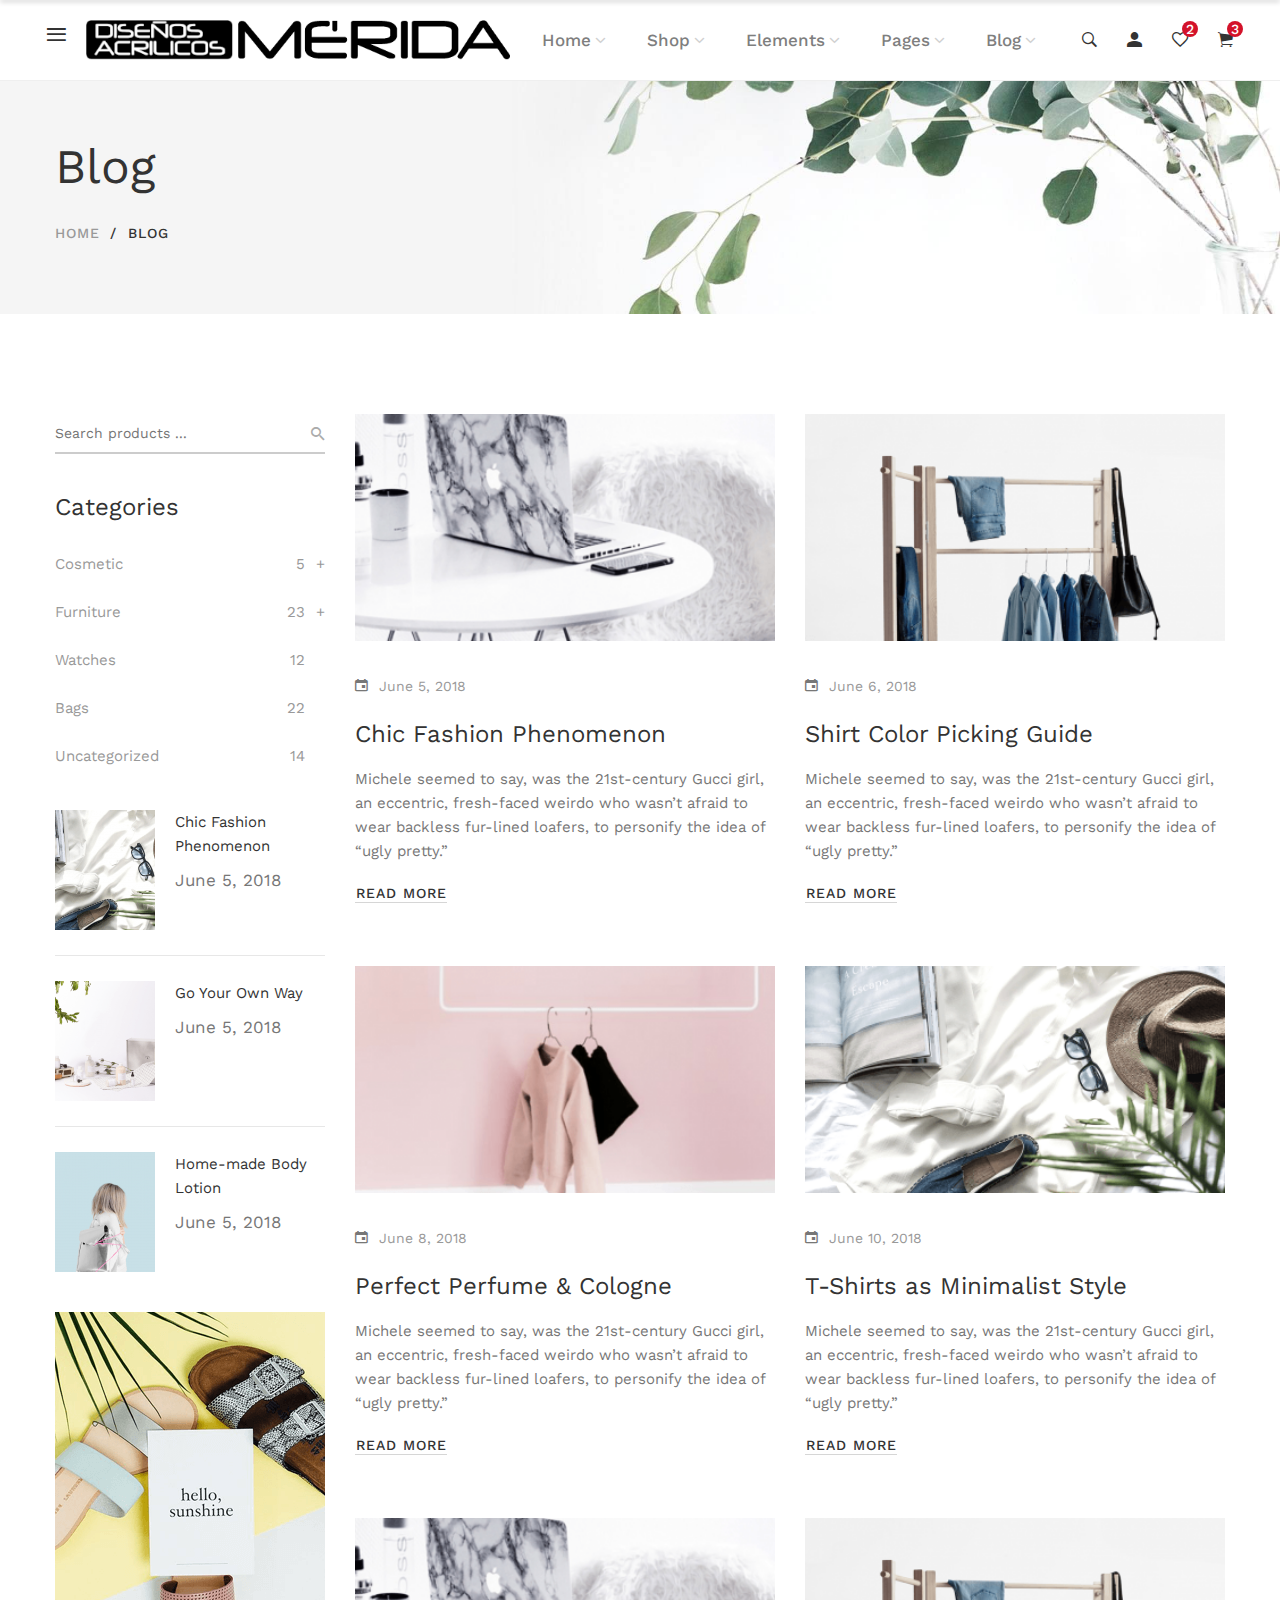
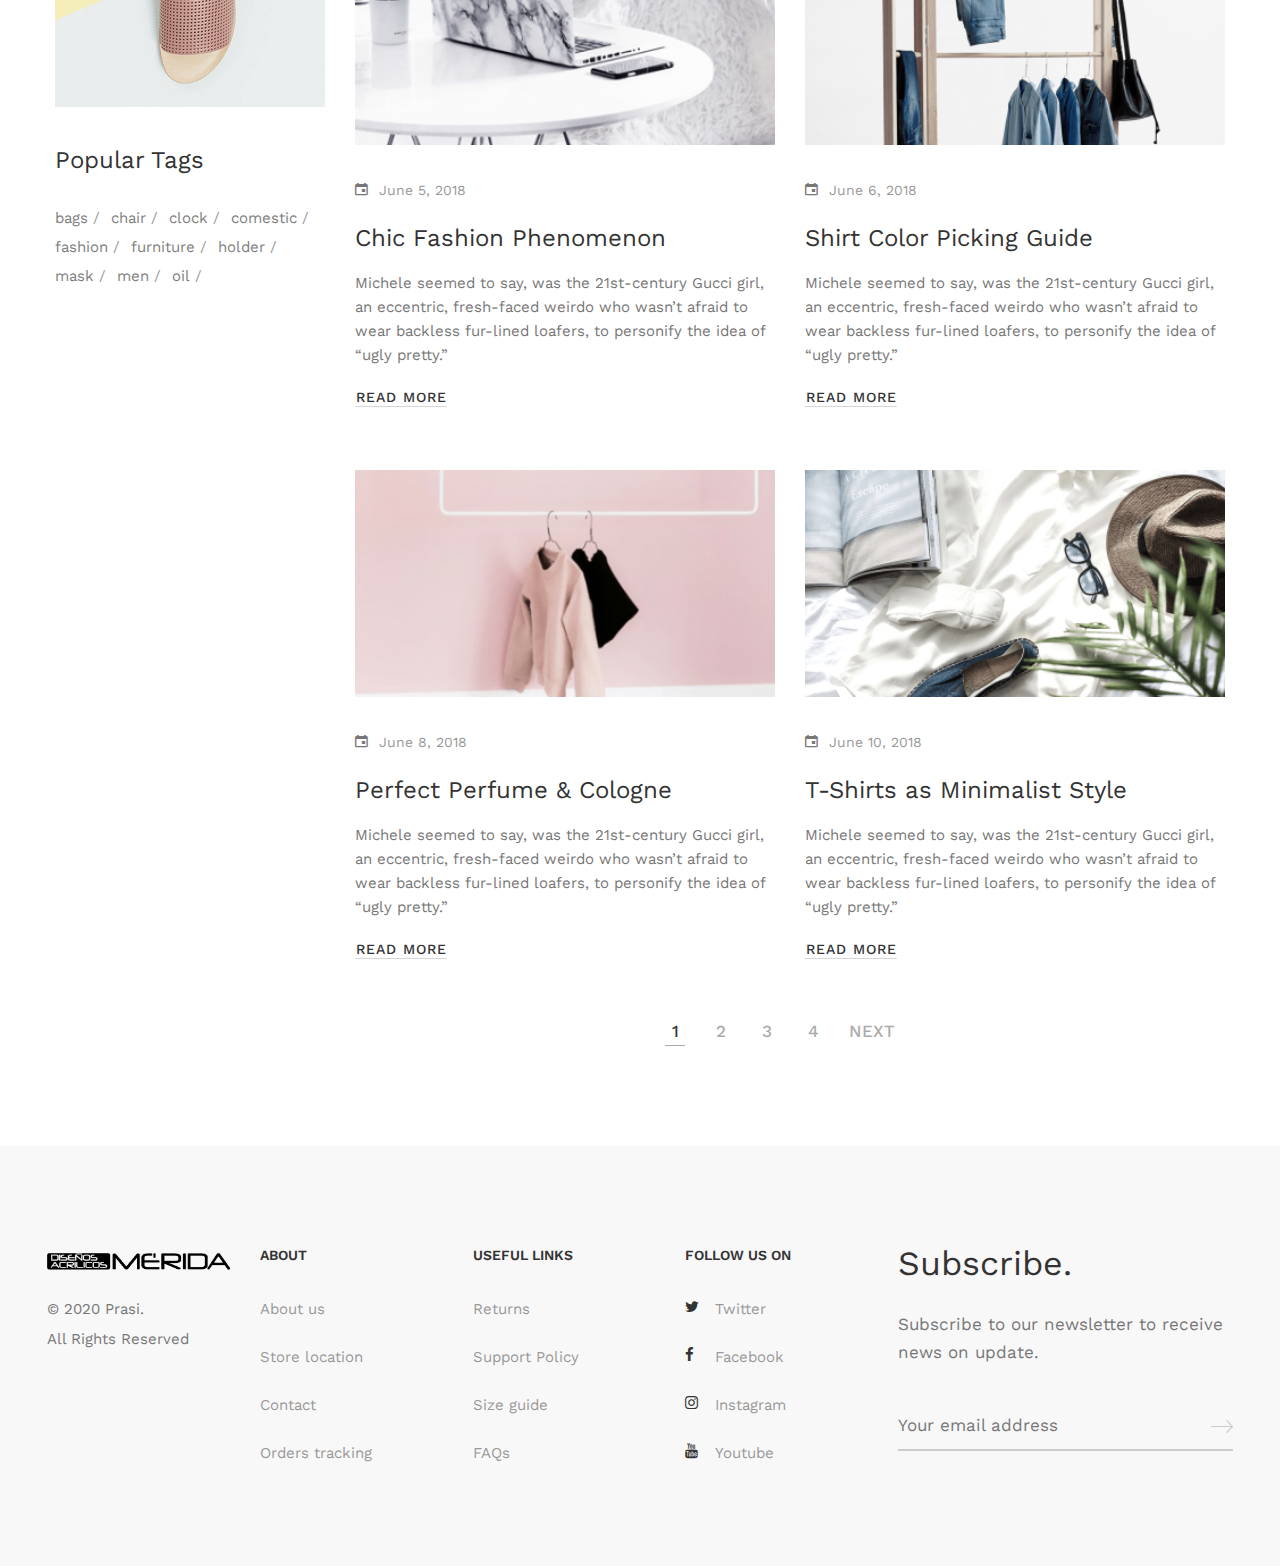
<file: blog-grid-left-sidebar.html>
<!DOCTYPE html>
<html class="no-js" lang="zxx">

<head>
	<meta charset="utf-8">
	<meta http-equiv="X-UA-Compatible" content="IE=edge">
	<title>Prasi - Multipurpose eCommerce Bootstrap4 Template</title>
	<meta name="description" content="">
	<meta name="viewport" content="width=device-width, initial-scale=1">
	<!-- Favicon -->
	<link rel="icon" href="assets/images/favicon.ico">

	<!-- CSS
	============================================ -->
	<!-- Bootstrap CSS -->
	<link href="assets/css/bootstrap.min.css" rel="stylesheet">

	<!-- FontAwesome CSS -->
	<link href="assets/css/font-awesome.min.css" rel="stylesheet">

	<!-- Ionicons CSS -->
	<link href="assets/css/ionicons.min.css" rel="stylesheet">

	<!-- Themify CSS -->
	<link href="assets/css/themify-icons.css" rel="stylesheet">

	<!-- Plugins CSS -->
	<link href="assets/css/plugins.css" rel="stylesheet">

	<!-- Helper CSS -->
	<link href="assets/css/helper.css" rel="stylesheet">

	<!-- Main CSS -->
	<link href="assets/css/main.css" rel="stylesheet">

	<!-- Modernizer JS -->
	<script src="assets/js/vendor/modernizr-2.8.3.min.js"></script>

</head>

<body>

	
	<!--=============================================
	=            Header offcanvas about         =
	=============================================-->
	
	<header class="header header-offcanvas-about header-sticky">
		
		<!--=======  header bottom  =======-->
		
		<div class="header-bottom pt-md-40 pb-md-40 pt-sm-40 pb-sm-40">
			<div class="container wide">

					<!--=======  header bottom container  =======-->
					
					<div class="header-bottom-container">
						
						<!--=======  logo with off canvas  =======-->
						
						<div class="logo-with-offcanvas d-flex">
	
							<!--=======  offcanvas about icon  =======-->
							
							<div class="offcanvas-about-icon mr-20 d-none d-lg-block">
								<a href="javascript:void(0)" id="offcanvas-about-icon">
									<i class="ion-navicon"></i>
								</a>
							</div>
							
							<!--=======  End of offcanvas about icon  =======-->
		
							<!--=======  logo   =======-->
							
							<div class="logo">
								<a href="index.html">
									<img src="assets/images/logo.png" class="img-fluid" alt="">
								</a>
							</div>
							
							<!--=======  End of logo   =======-->
						</div>
						
						<!--=======  End of logo with off canvas  =======-->
	
						<!--=======  header bottom navigation  =======-->
						
						<div class="header-bottom-navigation">
								<div class="site-main-nav d-none d-lg-block">
									<nav class="site-nav center-menu">
										<ul>
											<li class="menu-item-has-children"><a href="index.html">Home</a>
												<ul class="sub-menu mega-menu mega-menu-column-5">
													<li><a href="javascript:void(0)" class="mega-column-title">Home Group</a>
														<ul class="mega-sub-menu">
															<li><a href="index-trending.html">Trending</a><img src="assets/images/home-preview/01.jpg" class="img-fluid" alt=""></li>
															<li><a href="index-collection.html">My collection</a><img src="assets/images/home-preview/02.jpg" class="img-fluid" alt=""></li>
															<li><a href="index-special.html">Special</a><img src="assets/images/home-preview/03.jpg" class="img-fluid" alt=""></li>
															<li><a href="index-concept.html">concept</a><img src="assets/images/home-preview/04.jpg" class="img-fluid" alt=""></li>
															<li><a href="index-smart.html">smart design</a><img src="assets/images/home-preview/05.jpg" class="img-fluid" alt=""></li>
														</ul>
													</li>
													<li><a href="javascript:void(0)" class="mega-column-title">Home Group</a>
														<ul class="mega-sub-menu">
															<li><a href="index-furniture.html">Furniture </a><img src="assets/images/home-preview/06.jpg" class="img-fluid" alt=""></li>
															<li><a href="index-essentials.html">Essentials</a><img src="assets/images/home-preview/07.jpg" class="img-fluid" alt=""></li>
															<li><a href="index-lookbook.html">Lookbook</a><img src="assets/images/home-preview/08.jpg" class="img-fluid" alt=""></li>
															<li><a href="index-wearables.html">Wearables</a><img src="assets/images/home-preview/09.jpg" class="img-fluid" alt=""></li>
															<li><a href="index-accessories.html">Accessories</a><img src="assets/images/home-preview/10.jpg" class="img-fluid" alt=""></li>
														</ul>
													</li>
													<li><a href="javascript:void(0)" class="mega-column-title">Home Group</a>
														<ul class="mega-sub-menu">
															<li><a href="index-shoppable.html">Shoppable</a><img src="assets/images/home-preview/11.jpg" class="img-fluid" alt=""></li>
															<li><a href="index-instagram.html">Instagram Shop</a><img src="assets/images/home-preview/12.jpg" class="img-fluid" alt=""></li>
															<li><a href="index-fashion.html">Fashion</a><img src="assets/images/home-preview/13.jpg" class="img-fluid" alt=""></li>
															<li><a href="index-perfumes.html">Perfumes</a><img src="assets/images/home-preview/14.jpg" class="img-fluid" alt=""></li>
															<li><a href="index-cosmetics.html">Cosmetics</a><img src="assets/images/home-preview/15.jpg" class="img-fluid" alt=""></li>
														</ul>
													</li>
													<li><a href="javascript:void(0)" class="mega-column-title">Home Group</a>
														<ul class="mega-sub-menu">
															<li><a href="index-decor.html">Home Decor</a><img src="assets/images/home-preview/16.png" class="img-fluid" alt=""></li>
															<li><a href="index-creative.html">Creative</a><img src="assets/images/home-preview/17.png" class="img-fluid" alt=""></li>
														</ul>
													</li>
													<li>
														<div class="menu-image">
															<img src="assets/images/menu-image/menu-element.png" class="img-fluid" alt="">
														</div>
													</li>
												</ul>
											</li>
											<li class="menu-item-has-children"><a href="shop-left-sidebar.html">Shop</a>
												<ul class="sub-menu mega-menu mega-menu-column-4">
													<li><a href="javascript:void(0)" class="mega-column-title">Shop Pages</a>
														<ul class="mega-sub-menu">
															<li><a href="shop-no-sidebar.html">Shop No Sidebar</a></li>
															<li><a href="shop-left-sidebar.html">Shop Left Sidebar</a></li>
															<li><a href="shop-right-sidebar.html">Shop Right Sidebar</a></li>
															<li><a href="shop-fullwidth-no-space.html">Shop Fullwidth No Space</a></li>
															<li><a href="shop-fullwidth-no-sidebar.html">Shop Fullwidth No Sidebar</a></li>
															<li><a href="shop-fullwidth-left-sidebar.html">Shop Fullwidth Left Sidebar</a></li>
															<li><a href="shop-fullwidth-right-sidebar.html">Shop Fullwidth Right Sidebar</a></li>
														</ul>
													</li>
													<li><a href="javascript:void(0)" class="mega-column-title">Shop Pages</a>
														<ul class="mega-sub-menu">
															<li><a href="shop-product-basic.html">Basic </a></li>
															<li><a href="shop-product-fullwidth.html">Fullwidth</a></li>
															<li><a href="shop-product-sticky-details.html">Sticky details</a></li>
															<li><a href="shop-product-with-sidebar.html">With Sidebar</a></li>
															<li><a href="shop-product-extra-content.html">Extra Content</a></li>
															<li><a href="shop-product-variation-image.html">Variation Image</a></li>
															<li><a href="shop-product-bought-together.html">Bought Together</a></li>
														</ul>
													</li>
													<li><a href="javascript:void(0)" class="mega-column-title">Shop Pages</a>
														<ul class="mega-sub-menu">
															<li><a href="shop-product-with-background.html">Product with background</a></li>
															<li><a href="shop-cart.html">Shopping Cart</a></li>
															<li><a href="shop-checkout.html">Checkout</a></li>
															<li><a href="shop-order-tracking.html">Order Tracking</a></li>
															<li><a href="shop-wishlist.html">Wishlist</a></li>
															<li><a href="shop-customer-login.html">Customer Login</a></li>
															<li><a href="shop-by-brand.html">Shop by Brand</a></li>
														</ul>
													</li>
													<li>
														<div class="menu-image">
															<img src="assets/images/menu-image/megamenu-shop.png" class="img-fluid" alt="">
														</div>
													</li>
												</ul>
											</li>
											<li class="menu-item-has-children"><a href="javascript:void(0)">Elements</a>
												<ul class="sub-menu mega-menu mega-menu-column-5">
													<li><a href="javascript:void(0)" class="mega-column-title">Shop / Products</a>
														<ul class="mega-sub-menu">
															<li><a href="element-product-categories.html">Product Categories</a></li>
															<li><a href="element-product-sliders.html">Product Sliders</a></li>
															<li><a href="element-product-tabs.html">Product Tabs</a></li>
															<li><a href="element-product-widget.html">Product Widget</a></li>
															<li><a href="element-recent-products.html">Recent Products</a></li>
														</ul>
													</li>
													<li><a href="javascript:void(0)" class="mega-column-title">Shop / Products</a>
														<ul class="mega-sub-menu">
															<li><a href="element-sale-products.html">Sale Products </a></li>
															<li><a href="element-featured-products.html">Featured products</a></li>
															<li><a href="element-top-rated-products.html">Top Rated products</a></li>
															<li><a href="element-bestselling-products.html">Best Selling products</a></li>
															<li><a href="element-product-attributes.html">Product Attributes</a></li>
														</ul>
													</li>
													<li><a href="javascript:void(0)" class="mega-column-title">Theming</a>
														<ul class="mega-sub-menu">
															<li><a href="element-blog-posts.html">Blog Posts</a></li>
															<li><a href="element-mailchimp-form.html">Mailchimp Form</a></li>
															<li><a href="element-icon-box.html">Icon Box</a></li>
															<li><a href="element-team-member.html">Team Member</a></li>
															<li><a href="element-instagram.html">Instagram</a></li>
														</ul>
													</li>
													<li><a href="javascript:void(0)" class="mega-column-title">Theming</a>
														<ul class="mega-sub-menu">
															<li><a href="element-faq.html">FAQs / Toggles</a></li>
															<li><a href="element-countdown-timer.html">Countdown Timer</a></li>
															<li><a href="element-button.html">Buttons</a></li>
															<li><a href="element-testimonials.html">Testimonials</a></li>
															<li><a href="element-google-maps.html">Google Maps</a></li>
														</ul>
													</li>
													<li>
														<div class="menu-image">
															<img src="assets/images/menu-image/menu-element.png" class="img-fluid" alt="">
														</div>
													</li>
												</ul>
											</li>
											<li class="menu-item-has-children"><a href="javascript:void(0)">Pages</a>
												<ul class="sub-menu single-column-menu">
													<li><a href="about-us.html">About Us</a></li>
													<li><a href="about-us-2.html">About Us 2</a></li>
													<li><a href="contact-us.html">Contact Us</a></li>
													<li><a href="faq.html">F.A.Q</a></li>
													<li><a href="coming-soon.html">Coming Soon</a></li>
													<li><a href="404.html">404</a></li>
												</ul>
											</li>
											<li class="menu-item-has-children "><a href="javascript:void(0)">Blog</a>
												<ul class="sub-menu single-column-menu single-column-has-children">
													<li><a href="blog-standard-right-sidebar.html">Standard Layout</a>
														<ul class="multilevel-submenu">
															<li><a href="blog-standard-right-sidebar.html">Right Sidebar</a></li>
															<li><a href="blog-standard-left-sidebar.html">Left Sidebar</a></li>
															<li><a href="blog-standard-full-width.html">Full Width</a></li>
														</ul>
													</li>
													<li><a href="blog-grid-right-sidebar.html">Grid Layout</a>
														<ul class="multilevel-submenu">
															<li><a href="blog-grid-right-sidebar.html">Right Sidebar</a></li>
															<li><a href="blog-grid-left-sidebar.html">Left Sidebar</a></li>
															<li><a href="blog-grid-full-width.html">Full Width</a></li>
														</ul>
													</li>
													<li><a href="blog-list-right-sidebar.html">List Layout</a>
														<ul class="multilevel-submenu">
															<li><a href="blog-list-right-sidebar.html">Right Sidebar</a></li>
															<li><a href="blog-list-left-sidebar.html">Left Sidebar</a></li>
															<li><a href="blog-list-full-width.html">Full Width</a></li>
														</ul>
													</li>
													<li><a href="blog-masonry-right-sidebar.html">Masonry Layout</a>
														<ul class="multilevel-submenu">
															<li><a href="blog-masonry-right-sidebar.html">Right Sidebar</a></li>
															<li><a href="blog-masonry-left-sidebar.html">Left Sidebar</a></li>
															<li><a href="blog-masonry-full-width.html">Full Width</a></li>
														</ul>
													</li>
													<li><a href="blog-full-then-grid-right-sidebar.html">1st Full Then Grid Layout</a>
														<ul class="multilevel-submenu">
															<li><a href="blog-full-then-grid-right-sidebar.html">Right Sidebar</a></li>
															<li><a href="blog-full-then-grid-left-sidebar.html">Left Sidebar</a></li>
															<li><a href="blog-full-then-grid-full-width.html">Full Width</a></li>
														</ul>
													</li>
													<li><a href="blog-single-post-right-sidebar.html">Single Post Layout</a>
														<ul class="multilevel-submenu">
															<li><a href="blog-single-post-right-sidebar.html">Right Sidebar</a></li>
															<li><a href="blog-single-post-left-sidebar.html">Left Sidebar</a></li>
															<li><a href="blog-single-post-full-width.html">Full Width</a></li>
														</ul>
													</li>
												</ul>
											</li>
										</ul>
									</nav>
								</div>
						</div>
						
						<!--=======  End of header bottom navigation  =======-->

						<!--=======  headeer right container  =======-->
						
						<div class="header-right-container">

							<!--=======  header right icons  =======-->
							
							<div class="header-right-icons d-flex justify-content-end align-items-center h-100">
								<!--=======  single-icon  =======-->
								
								<div class="single-icon search">
									<a href="javascript:void(0)" id="search-icon">
										<i class="ion-ios-search-strong"></i>
									</a>
								</div>
								
								<!--=======  End of single-icon  =======-->
								<!--=======  single-icon  =======-->
								
								<div class="single-icon user-login">
									<a href="shop-customer-login.html">
										<i class="ion-android-person"></i>
									</a>
								</div>
								
								<!--=======  End of single-icon  =======-->
								<!--=======  single-icon  =======-->
								
								<div class="single-icon wishlist">
									<a href="javascript:void(0)" id="offcanvas-wishlist-icon">
										<i class="ion-android-favorite-outline"></i>
										<span class="count">2</span>
									</a>
								</div>
								
								<!--=======  End of single-icon  =======-->
								<!--=======  single-icon  =======-->
								
								<div class="single-icon cart">
									<a href="javascript:void(0)" id="offcanvas-cart-icon">
										<i class="ion-ios-cart"></i>
										<span class="count">3</span>
									</a>
								</div>
								<!--=======  End of single-icon  =======-->
							</div>
							<!--=======  End of header right icons  =======-->
		
						</div>
						
						<!--=======  End of headeer right container  =======-->
						
						
					</div>
					
					<!--=======  End of header bottom container  =======-->
					
					<!-- Mobile Navigation Start Here -->

					<div class="site-mobile-navigation d-block d-lg-none">
						<div id="dl-menu" class="dl-menuwrapper site-mobile-nav">
							<!--Site Mobile Menu Toggle Start-->
							<button class="dl-trigger hamburger hamburger--spin">
								<span class="hamburger-box">
									<span class="hamburger-inner"></span>
								</span>
							</button><!--Site Mobile Menu Toggle End-->
							<ul class="dl-menu dl-menu-toggle">
								<li class=""><a href="blog-grid-left-sidebar.html#">Home</a>
									<ul class="dl-submenu">
										<li class=""> <a href="blog-grid-left-sidebar.html#">Home Group One</a>
											<ul class="dl-submenu">
												<li><a href="index-trending.html">Trending</a></li>
												<li><a href="index-collection.html">My collection</a></li>
												<li><a href="index-special.html">Special</a></li>
												<li><a href="index-concept.html">concept</a></li>
												<li><a href="index-smart.html">smart design</a></li>
											</ul>
										</li>
										<li> <a href="blog-grid-left-sidebar.html#">Home Group Two</a>
											<ul class="dl-submenu">
													<li><a href="index-furniture.html">Furniture </a></li>
													<li><a href="index-essentials.html">Essentials</a></li>
													<li><a href="index-lookbook.html">Lookbook</a></li>
													<li><a href="index-wearables.html">Wearables</a></li>
													<li><a href="index-accessories.html">Accessories</a></li>
											</ul>
										</li>
										<li> <a href="blog-grid-left-sidebar.html#">Home Group three</a>
											<ul class="dl-submenu">
												<li><a href="index-shoppable.html">Shoppable</a></li>
												<li><a href="index-instagram.html">Instagram Shop</a></li>
												<li><a href="index-fashion.html">Fashion</a></li>
												<li><a href="index-perfumes.html">Perfumes</a></li>
												<li><a href="index-cosmetics.html">Cosmetics</a></li>
											</ul>
										</li>
										<li> <a href="blog-grid-left-sidebar.html#">Home Group four</a>
											<ul class="dl-submenu">
												<li><a href="index-decor.html">Home Decor</a></li>
												<li><a href="index-creative.html">Creative</a></li>
											</ul>
										</li>
									</ul>
								</li>

								<li><a href="blog-grid-left-sidebar.html#">Shop</a>
									<ul class="dl-submenu">
										<li class=""> <a href="blog-grid-left-sidebar.html#">Shop Pages</a>
											<ul class="dl-submenu">
												<li><a href="shop-no-sidebar.html">Shop No Sidebar</a></li>
												<li><a href="shop-left-sidebar.html">Shop Left Sidebar</a></li>
												<li><a href="shop-right-sidebar.html">Shop Right Sidebar</a></li>
												<li><a href="shop-fullwidth-no-space.html">Shop Fullwidth No Space</a></li>
												<li><a href="shop-fullwidth-no-sidebar.html">Shop Fullwidth No Sidebar</a></li>
												<li><a href="shop-fullwidth-left-sidebar.html">Shop Fullwidth Left Sidebar</a></li>
												<li><a href="shop-fullwidth-right-sidebar.html">Shop Fullwidth Right Sidebar</a></li>
											</ul>
										</li>
										<li class=""> <a href="blog-grid-left-sidebar.html#">Product Details Pages</a>
											<ul class="dl-submenu">
												<li><a href="shop-product-basic.html">Basic </a></li>
												<li><a href="shop-product-fullwidth.html">Fullwidth</a></li>
												<li><a href="shop-product-sticky-details.html">Sticky details</a></li>
												<li><a href="shop-product-with-sidebar.html">With Sidebar</a></li>
												<li><a href="shop-product-extra-content.html">Extra Content</a></li>
												<li><a href="shop-product-variation-image.html">Variation Image</a></li>
												<li><a href="shop-product-bought-together.html">Bought Together</a></li>
												

											</ul>
										</li>
										<li class=""> <a href="blog-grid-left-sidebar.html#">Other Shop Pages</a>
											<ul class="dl-submenu">
												<li><a href="shop-product-with-background.html">Product with background</a></li>
												<li><a href="shop-cart.html">Shopping Cart</a></li>
												<li><a href="shop-checkout.html">Checkout</a></li>
												<li><a href="shop-order-tracking.html">Order Tracking</a></li>
												<li><a href="shop-wishlist.html">Wishlist</a></li>
												<li><a href="shop-customer-login.html">Customer Login</a></li>
												<li><a href="shop-by-brand.html">Shop by Brand</a></li>

											</ul>
										</li>


									</ul>
								</li>
								<li><a href="blog-grid-left-sidebar.html#">Elements</a>
									<ul class="dl-submenu">
										<li class=""> <a href="blog-grid-left-sidebar.html#">Shop / Products</a>
											<ul class="dl-submenu">
												<li><a href="element-product-categories.html">Product Categories</a></li>
												<li><a href="element-product-sliders.html">Product Sliders</a></li>
												<li><a href="element-product-tabs.html">Product Tabs</a></li>
												<li><a href="element-product-widget.html">Product Widget</a></li>
												<li><a href="element-recent-products.html">Recent Products</a></li>
											</ul>
										</li>
										<li class=""> <a href="blog-grid-left-sidebar.html#">Shop / Products</a>
											<ul class="dl-submenu">
													<li><a href="element-sale-products.html">Sale Products </a></li>
													<li><a href="element-featured-products.html">Featured products</a></li>
													<li><a href="element-top-rated-products.html">Top Rated products</a></li>
													<li><a href="element-bestselling-products.html">Best Selling products</a></li>
													<li><a href="element-product-attributes.html">Product Attributes</a></li>
											</ul>
										</li>
										<li class=""> <a href="blog-grid-left-sidebar.html#">Theming</a>
											<ul class="dl-submenu">
												<li><a href="element-blog-posts.html">Blog Posts</a></li>
												<li><a href="element-mailchimp-form.html">Mailchimp Form</a></li>
												<li><a href="element-icon-box.html">Icon Box</a></li>
												<li><a href="element-team-member.html">Team Member</a></li>
												<li><a href="element-instagram.html">Instagram</a></li>

											</ul>
										</li>


									</ul>
								</li>
								<li><a href="blog-grid-left-sidebar.html#">Pages</a>
									<ul class="dl-submenu">
										<li><a href="about-us.html">About Us</a></li>
										<li><a href="about-us-2.html">About Us 2</a></li>
										<li><a href="contact-us.html">Contact Us</a></li>
										<li><a href="faq.html">F.A.Q</a></li>
										<li><a href="coming-soon.html">Coming Soon</a></li>
										<li><a href="404.html">404</a></li>
									</ul>
								</li>
								<li><a href="blog-grid-left-sidebar.html#">Blog</a>
									<ul class="dl-submenu">
										<li><a href="blog-grid-left-sidebar.html#">Standard Layout</a>
											<ul class="dl-submenu">
												<li><a href="blog-standard-right-sidebar.html">Right Sidebar</a></li>
												<li><a href="blog-standard-left-sidebar.html">Left Sidebar</a></li>
												<li><a href="blog-standard-full-width.html">Full Width</a></li>
											</ul>
										</li>
										<li><a href="blog-grid-left-sidebar.html#">Grid Layout</a>
											<ul class="dl-submenu">
												<li><a href="blog-grid-right-sidebar.html">Right Sidebar</a></li>
												<li><a href="blog-grid-left-sidebar.html">Left Sidebar</a></li>
												<li><a href="blog-grid-full-width.html">Full Width</a></li>
											</ul>
										</li>
										<li><a href="blog-grid-left-sidebar.html#">List Layout</a>
											<ul class="dl-submenu">
												<li><a href="blog-list-right-sidebar.html">Right Sidebar</a></li>
												<li><a href="blog-list-left-sidebar.html">Left Sidebar</a></li>
												<li><a href="blog-list-full-width.html">Full Width</a></li>
											</ul>
										</li>
										<li><a href="blog-grid-left-sidebar.html#">Masonry Layout</a>
											<ul class="dl-submenu">
												<li><a href="blog-masonry-right-sidebar.html">Right Sidebar</a></li>
												<li><a href="blog-masonry-left-sidebar.html">Left Sidebar</a></li>
												<li><a href="blog-masonry-full-width.html">Full Width</a></li>
											</ul>
										</li>
										<li><a href="blog-grid-left-sidebar.html#">1st Full Then Grid</a>
											<ul class="dl-submenu">
												<li><a href="blog-full-then-grid-right-sidebar.html">Right Sidebar</a></li>
												<li><a href="blog-full-then-grid-left-sidebar.html">Left Sidebar</a></li>
												<li><a href="blog-full-then-grid-full-width.html">Full Width</a></li>
											</ul>
										</li>
										<li><a href="blog-grid-left-sidebar.html#">Single Post Layout</a>
											<ul class="dl-submenu">
												<li><a href="blog-single-post-right-sidebar.html">Right Sidebar</a></li>
												<li><a href="blog-single-post-left-sidebar.html">Left Sidebar</a></li>
												<li><a href="blog-single-post-full-width.html">Full Width</a></li>
											</ul>
										</li>
									</ul>
								</li>
							</ul>
						</div>
					</div>

					<!-- Mobile Navigation End Here -->
					
						
			</div>
		</div>
	
		<!--=======  End of header bottom  =======-->
	</header>
	
	<!--===== End of Header offcanvas about ======-->

	<!--=======  breadcrumb area =======-->

	<div class="breadcrumb-area breadcrumb-bg-1 pt-50 pb-70 mb-100">
		<div class="container">
			<div class="row">
				<div class="col-lg-12">
					<h1 class="breadcrumb-title">Blog</h1>

					<!--=======  breadcrumb list  =======-->
					
						<ul class="breadcrumb-list">
							<li class="breadcrumb-list__item"><a href="index.html">HOME</a></li>
							<li class="breadcrumb-list__item breadcrumb-list__item--active">Blog</li>
						</ul>
					
					<!--=======  End of breadcrumb list  =======-->

				</div>
			</div>
		</div>
	</div>
	
    <!--=======  End of breadcrumb area =======-->
    
    <!--=============================================
    =            blog page wrapper         =
    =============================================-->
    
    <div class="blog-page-wrapper mb-100">
        <div class="container">
            <div class="row">
                <div class="col-lg-3 order-2 order-lg-1">
                    <!--=======  page sidebar  =======-->
						
                    <div class="page-sidebar">
                            <!--=======  single sidebar widget  =======-->
                            
                            <div class="single-sidebar-widget mb-40">
                                <!--=======  search widget  =======-->
                                
                                <div class="search-widget">
                                    <form action="blog-grid-left-sidebar.html#">
                                        <input type="search" placeholder="Search products ...">
                                        <button type="button"><i class="ion-android-search"></i></button>
                                    </form>
                                </div>
                                
                                <!--=======  End of search widget  =======-->
                            </div>
                            
                            
                            <!--=======  End of single sidebarwidget  =======-->

                            <!--=======  single sidebar widget  =======-->
                            
                            <div class="single-sidebar-widget mb-40">
                                <h2 class="single-sidebar-widget--title">Categories</h2>
                                <ul class="single-sidebar-widget--list single-sidebar-widget--list--category">
                                    <li class="has-children">
                                        <a href="shop-left-sidebar.html">Cosmetic </a> <span class="quantity">5</span>
                                        <ul>
                                            <li><a href="shop-left-sidebar.html">For body</a></li>
                                            <li><a href="shop-left-sidebar.html">Make up</a></li>
                                            <li><a href="shop-left-sidebar.html">New</a></li>
                                            <li><a href="shop-left-sidebar.html">Perfumes</a></li>
                                        </ul>
                                    </li>
                                    <li class="has-children">
                                        <a href="shop-left-sidebar.html">Furniture </a> <span class="quantity">23</span>
                                        <ul>
                                            <li><a href="shop-left-sidebar.html">Sofas</a></li>
                                            <li><a href="shop-left-sidebar.html">Armchairs</a></li>
                                            <li><a href="shop-left-sidebar.html">Desk Chairs</a></li>
                                            <li><a href="shop-left-sidebar.html">Dining Chairs</a></li>
                                        </ul>
                                    </li>
                                    <li><a href="shop-left-sidebar.html">Watches </a> <span class="quantity">12</span></li> 
                                    <li><a href="shop-left-sidebar.html">Bags </a> <span class="quantity">22</span></li> 
                                    <li><a href="shop-left-sidebar.html">Uncategorized </a> <span class="quantity">14</span></li> 
                                </ul>
                            </div>
    
                            <!--=======  End of single sidebar widget  =======-->

                          

                            <!--=======  single sidebar widget  =======-->
                            
                            <div class="single-sidebar-widget mb-40">
                                

                                <!--=======  widget post wrapper  =======-->
                                
                                <div class="widget-post-wrapper">
                                <!--=======  single widget post  =======-->
                                
                                <div class="single-widget-post">
                                    <div class="image">
                                        <img src="assets/images/blog/post-thumbnail-100x120.png" class="img-fluid" alt="">
                                    </div>
                                    <div class="content">
                                        <h3 class="widget-post-title"><a href="blog-grid-left-sidebar.html#">Chic Fashion Phenomenon</a></h3>
                                        <p class="widget-post-date">June 5, 2018</p>
                                    </div>
                                </div>
                                
                                <!--=======  End of single widget post  =======-->
                                <!--=======  single widget post  =======-->
                                
                                <div class="single-widget-post">
                                    <div class="image">
                                        <img src="assets/images/blog/post-thumbnail-6-100x120.png" class="img-fluid" alt="">
                                    </div>
                                    <div class="content">
                                        <h3 class="widget-post-title"><a href="blog-grid-left-sidebar.html#">Go Your Own Way</a></h3>
                                        <p class="widget-post-date">June 5, 2018</p>
                                    </div>
                                </div>
                                
                                <!--=======  End of single widget post  =======-->
                                <!--=======  single widget post  =======-->
                                
                                <div class="single-widget-post">
                                    <div class="image">
                                        <img src="assets/images/blog/post-thumbnail-9-100x120.png" class="img-fluid" alt="">
                                    </div>
                                    <div class="content">
                                        <h3 class="widget-post-title"><a href="blog-grid-left-sidebar.html#">Home-made Body Lotion</a></h3>
                                        <p class="widget-post-date">June 5, 2018</p>
                                    </div>
                                </div>
                                
                                <!--=======  End of single widget post  =======-->

                                </div>
                                
                                <!--=======  End of widget post wrapper  =======-->
                            </div>
                            
                            <!--=======  End of single sidebar widget  =======-->

                            <!--=======  single sidebar widget  =======-->
                            
                            <div class="single-sidebar-widget mb-40">
                                <!--=======  blog sidebar banner  =======-->
                                
                                <div class="blog-sidebar-banner">
                                    <img src="assets/images/banners/ADS-blog.png" class="img-fluid" alt="">
                                </div>
                                
                                <!--=======  End of blog sidebar banner  =======-->
                            </div>
                            
                            <!--=======  End of single sidebar widget  =======-->

                            <!--=======  single sidebar widget  =======-->
                            
                            <div class="single-sidebar-widget">
                                <h2 class="single-sidebar-widget--title"> Popular Tags</h2>

                                <div class="tag-container">
                                    <a href="blog-grid-left-sidebar.html#">bags</a>
                                    <a href="blog-grid-left-sidebar.html#">chair</a>
                                    <a href="blog-grid-left-sidebar.html#">clock</a>
                                    <a href="blog-grid-left-sidebar.html#">comestic</a>
                                    <a href="blog-grid-left-sidebar.html#">fashion</a>
                                    <a href="blog-grid-left-sidebar.html#">furniture</a>
                                    <a href="blog-grid-left-sidebar.html#">holder</a>
                                    <a href="blog-grid-left-sidebar.html#">mask</a>
                                    <a href="blog-grid-left-sidebar.html#">men</a>
                                    <a href="blog-grid-left-sidebar.html#">oil</a>
                                </div>
                            </div>
                            
                            <!--=======  End of single sidebar widget  =======-->
                        </div>
                        
                        <!--=======  End of page sidebar  =======-->
                </div>
                <div class="col-lg-9 order-1 order-lg-2 mb-md-70 mb-sm-70">
                    <div class="row">
                        
                        <div class="col-md-6 mb-60">
                            <div class="single-slider-post">
                                <!--=======  image  =======-->
                                
                                <div class="single-slider-post__image mb-30">
                                    <a href="blog-single-post-left-sidebar.html">
                                        <img src="assets/images/blog/post-thumbnail-1-370x200.png" class="img-fluid" alt="">
                                    </a>
                                </div>
                                
                                <!--=======  End of image  =======-->

                                <!--=======  content  =======-->
                                
                                <div class="single-slider-post__content">
                                    <div class="post-date">
                                        <i class="ion-android-calendar"></i>
                                        <a href="blog-standard-left-sidebar.html"> june 5, 2018</a>
                                    </div>
                                    <h2 class="post-title"><a href="blog-single-post-left-sidebar.html">Chic Fashion Phenomenon</a></h2>
                                    <p class="post-excerpt">Michele seemed to say, was the 21st-century Gucci girl, an eccentric, fresh-faced weirdo who wasn’t afraid to wear backless fur-lined loafers, to personify the idea of “ugly pretty.”</p>
                                    <a href="blog-single-post-left-sidebar.html" class="blog-readmore-btn">read more</a>
                                </div>
                                
                                <!--=======  End of content  =======-->
                            </div>
                        </div>

                        <div class="col-md-6 mb-60">
                            <div class="single-slider-post">
                                <!--=======  image  =======-->
                                
                                <div class="single-slider-post__image mb-30">
                                    <a href="blog-single-post-left-sidebar.html">
                                        <img src="assets/images/blog/post-thumbnail-2-1-370x200.png" class="img-fluid" alt="">
                                    </a>
                                </div>
                                
                                <!--=======  End of image  =======-->

                                <!--=======  content  =======-->
                                
                                <div class="single-slider-post__content">
                                    <div class="post-date">
                                        <i class="ion-android-calendar"></i>
                                        <a href="blog-standard-left-sidebar.html"> june 6, 2018</a>
                                    </div>
                                    <h2 class="post-title"><a href="blog-single-post-left-sidebar.html">Shirt Color Picking Guide</a></h2>
                                    <p class="post-excerpt">Michele seemed to say, was the 21st-century Gucci girl, an eccentric, fresh-faced weirdo who wasn’t afraid to wear backless fur-lined loafers, to personify the idea of “ugly pretty.”</p>
                                    <a href="blog-single-post-left-sidebar.html" class="blog-readmore-btn">read more</a>
                                </div>
                                
                                <!--=======  End of content  =======-->
                            </div>
                        </div>

                        <div class="col-md-6 mb-60">
                            <div class="single-slider-post">
                                <!--=======  image  =======-->
                                
                                <div class="single-slider-post__image mb-30">
                                    <a href="blog-single-post-left-sidebar.html">
                                        <img src="assets/images/blog/post-thumbnail-8-370x200.png" class="img-fluid" alt="">
                                    </a>
                                </div>
                                
                                <!--=======  End of image  =======-->

                                <!--=======  content  =======-->
                                
                                <div class="single-slider-post__content">
                                    <div class="post-date">
                                        <i class="ion-android-calendar"></i>
                                        <a href="blog-standard-left-sidebar.html"> june 8, 2018</a>
                                    </div>
                                    <h2 class="post-title"><a href="blog-single-post-left-sidebar.html">Perfect Perfume & Cologne</a></h2>
                                    <p class="post-excerpt">Michele seemed to say, was the 21st-century Gucci girl, an eccentric, fresh-faced weirdo who wasn’t afraid to wear backless fur-lined loafers, to personify the idea of “ugly pretty.”</p>
                                    <a href="blog-single-post-left-sidebar.html" class="blog-readmore-btn">read more</a>
                                </div>
                                
                                <!--=======  End of content  =======-->
                            </div>
                        </div>

                        <div class="col-md-6 mb-60">
                            <div class="single-slider-post">
                                <!--=======  image  =======-->
                                
                                <div class="single-slider-post__image mb-30">
                                    <a href="blog-single-post-left-sidebar.html">
                                        <img src="assets/images/blog/post-thumbnail-370x200.png" class="img-fluid" alt="">
                                    </a>
                                </div>
                                
                                <!--=======  End of image  =======-->

                                <!--=======  content  =======-->
                                
                                <div class="single-slider-post__content">
                                    <div class="post-date">
                                        <i class="ion-android-calendar"></i>
                                        <a href="blog-standard-left-sidebar.html"> june 10, 2018</a>
                                    </div>
                                    <h2 class="post-title"><a href="blog-single-post-left-sidebar.html">T-Shirts as Minimalist Style</a></h2>
                                    <p class="post-excerpt">Michele seemed to say, was the 21st-century Gucci girl, an eccentric, fresh-faced weirdo who wasn’t afraid to wear backless fur-lined loafers, to personify the idea of “ugly pretty.”</p>
                                    <a href="blog-single-post-left-sidebar.html" class="blog-readmore-btn">read more</a>
                                </div>
                                
                                <!--=======  End of content  =======-->
                            </div>
                        </div>
                        
                        <div class="col-md-6 mb-60">
                            <div class="single-slider-post">
                                <!--=======  image  =======-->
                                
                                <div class="single-slider-post__image mb-30">
                                    <a href="blog-single-post-left-sidebar.html">
                                        <img src="assets/images/blog/post-thumbnail-1-370x200.png" class="img-fluid" alt="">
                                    </a>
                                </div>
                                
                                <!--=======  End of image  =======-->

                                <!--=======  content  =======-->
                                
                                <div class="single-slider-post__content">
                                    <div class="post-date">
                                        <i class="ion-android-calendar"></i>
                                        <a href="blog-standard-left-sidebar.html"> june 5, 2018</a>
                                    </div>
                                    <h2 class="post-title"><a href="blog-single-post-left-sidebar.html">Chic Fashion Phenomenon</a></h2>
                                    <p class="post-excerpt">Michele seemed to say, was the 21st-century Gucci girl, an eccentric, fresh-faced weirdo who wasn’t afraid to wear backless fur-lined loafers, to personify the idea of “ugly pretty.”</p>
                                    <a href="blog-single-post-left-sidebar.html" class="blog-readmore-btn">read more</a>
                                </div>
                                
                                <!--=======  End of content  =======-->
                            </div>
                        </div>

                        <div class="col-md-6 mb-60">
                            <div class="single-slider-post">
                                <!--=======  image  =======-->
                                
                                <div class="single-slider-post__image mb-30">
                                    <a href="blog-single-post-left-sidebar.html">
                                        <img src="assets/images/blog/post-thumbnail-2-1-370x200.png" class="img-fluid" alt="">
                                    </a>
                                </div>
                                
                                <!--=======  End of image  =======-->

                                <!--=======  content  =======-->
                                
                                <div class="single-slider-post__content">
                                    <div class="post-date">
                                        <i class="ion-android-calendar"></i>
                                        <a href="blog-standard-left-sidebar.html"> june 6, 2018</a>
                                    </div>
                                    <h2 class="post-title"><a href="blog-single-post-left-sidebar.html">Shirt Color Picking Guide</a></h2>
                                    <p class="post-excerpt">Michele seemed to say, was the 21st-century Gucci girl, an eccentric, fresh-faced weirdo who wasn’t afraid to wear backless fur-lined loafers, to personify the idea of “ugly pretty.”</p>
                                    <a href="blog-single-post-left-sidebar.html" class="blog-readmore-btn">read more</a>
                                </div>
                                
                                <!--=======  End of content  =======-->
                            </div>
                        </div>

                        <div class="col-md-6 mb-60">
                            <div class="single-slider-post">
                                <!--=======  image  =======-->
                                
                                <div class="single-slider-post__image mb-30">
                                    <a href="blog-single-post-left-sidebar.html">
                                        <img src="assets/images/blog/post-thumbnail-8-370x200.png" class="img-fluid" alt="">
                                    </a>
                                </div>
                                
                                <!--=======  End of image  =======-->

                                <!--=======  content  =======-->
                                
                                <div class="single-slider-post__content">
                                    <div class="post-date">
                                        <i class="ion-android-calendar"></i>
                                        <a href="blog-standard-left-sidebar.html"> june 8, 2018</a>
                                    </div>
                                    <h2 class="post-title"><a href="blog-single-post-left-sidebar.html">Perfect Perfume & Cologne</a></h2>
                                    <p class="post-excerpt">Michele seemed to say, was the 21st-century Gucci girl, an eccentric, fresh-faced weirdo who wasn’t afraid to wear backless fur-lined loafers, to personify the idea of “ugly pretty.”</p>
                                    <a href="blog-single-post-left-sidebar.html" class="blog-readmore-btn">read more</a>
                                </div>
                                
                                <!--=======  End of content  =======-->
                            </div>
                        </div>

                        <div class="col-md-6 mb-60">
                            <div class="single-slider-post">
                                <!--=======  image  =======-->
                                
                                <div class="single-slider-post__image mb-30">
                                    <a href="blog-single-post-left-sidebar.html">
                                        <img src="assets/images/blog/post-thumbnail-370x200.png" class="img-fluid" alt="">
                                    </a>
                                </div>
                                
                                <!--=======  End of image  =======-->

                                <!--=======  content  =======-->
                                
                                <div class="single-slider-post__content">
                                    <div class="post-date">
                                        <i class="ion-android-calendar"></i>
                                        <a href="blog-standard-left-sidebar.html"> june 10, 2018</a>
                                    </div>
                                    <h2 class="post-title"><a href="blog-single-post-left-sidebar.html">T-Shirts as Minimalist Style</a></h2>
                                    <p class="post-excerpt">Michele seemed to say, was the 21st-century Gucci girl, an eccentric, fresh-faced weirdo who wasn’t afraid to wear backless fur-lined loafers, to personify the idea of “ugly pretty.”</p>
                                    <a href="blog-single-post-left-sidebar.html" class="blog-readmore-btn">read more</a>
                                </div>
                                
                                <!--=======  End of content  =======-->
                            </div>
                        </div>

                    </div>

                    <div class="row">
                        <div class="col-lg-12">
                            <!--=======  pagination  =======-->
                            
                            <div class="pagination text-center">
                                <ul>
                                    <li class="active"><a href="blog-grid-left-sidebar.html#">1</a></li>
                                    <li><a href="blog-grid-left-sidebar.html#">2</a></li>
                                    <li><a href="blog-grid-left-sidebar.html#">3</a></li>
                                    <li><a href="blog-grid-left-sidebar.html#">4</a></li>
                                    <li><a href="blog-grid-left-sidebar.html#">NEXT</a></li>
                                </ul>
                            </div>
                            
                            <!--=======  End of pagination  =======-->
                        </div>
                    </div>
                    
                </div>
            </div>
        </div>
    </div>
    
    <!--=====  End of blog page wrapper  ======-->


	<!--=============================================
	=            footer area         =
	=============================================-->
	
	<div class="footer-container footer-one pt-100 pb-50">
		<div class="container wide">
			<div class="row">
				<div class="col footer-single-widget">
					<!--=======  copyright text  =======-->
						<!--=======  logo  =======-->
						
						<div class="logo">
							<img src="assets/images/logo.png" class="img-fluid" alt="">
						</div>
						
						<!--=======  End of logo  =======-->

						<!--=======  copyright text  =======-->
						
						<div class="copyright-text">
							<p> &copy; 2020 Prasi.  <span>All Rights Reserved</span></p>
						</div>
						
						<!--=======  End of copyright text  =======-->
					
					<!--=======  End of copyright text  =======-->
				</div>
				<div class="col footer-single-widget">
					<!--=======  single widget  =======-->
						<h5 class="widget-title">ABOUT</h5>

						<!--=======  footer navigation container  =======-->
						
						<div class="footer-nav-container">
							<nav>
								<ul>
									<li><a href="blog-grid-left-sidebar.html#">About us</a></li>
									<li><a href="blog-grid-left-sidebar.html#">Store location</a></li>
									<li><a href="blog-grid-left-sidebar.html#">Contact</a></li>
									<li><a href="blog-grid-left-sidebar.html#">Orders tracking</a></li>
								</ul>
							</nav>
						</div>
						
						<!--=======  End of footer navigation container  =======-->
					
					<!--=======  single widget  =======-->
				</div>
				<div class="col footer-single-widget">
					<!--=======  single widget  =======-->
						<h5 class="widget-title">USEFUL LINKS</h5>

						<!--=======  footer navigation container  =======-->
						
						<div class="footer-nav-container">
							<nav>
								<ul>
									<li><a href="blog-grid-left-sidebar.html#">Returns</a></li>
									<li><a href="blog-grid-left-sidebar.html#">Support Policy</a></li>
									<li><a href="blog-grid-left-sidebar.html#">Size guide</a></li>
									<li><a href="blog-grid-left-sidebar.html#">FAQs</a></li>
								</ul>
							</nav>
						</div>
						
						<!--=======  End of footer navigation container  =======-->
					
					<!--=======  single widget  =======-->
				</div>

				<div class="col footer-single-widget">
					<!--=======  single widget  =======-->
						<h5 class="widget-title">FOLLOW US ON</h5>

						<!--=======  footer navigation container  =======-->
						
						<div class="footer-nav-container footer-social-links">
							<nav>
								<ul>
									<li><a href="https://twitter.com/"><i class="fa fa-twitter"></i> Twitter</a></li>
									<li><a href="https://facebook.com/"> <i class="fa fa-facebook"></i> Facebook</a></li>
									<li><a href="https://instagram.com/"><i class="fa fa-instagram"></i> Instagram</a></li>
									<li><a href="https://youtube.com/"> <i class="fa fa-youtube"></i> Youtube</a></li>
								</ul>
							</nav>
						</div>
						
						<!--=======  End of footer navigation container  =======-->
						
					
					<!--=======  single widget  =======-->
				</div>
				<div class="col footer-single-widget">
					<!--=======  single widget  =======-->
							
					<div class="footer-subscription-widget">
						<h2 class="footer-subscription-title">Subscribe.</h2>
						<p class="subscription-subtitle">Subscribe to our newsletter to receive news on update.</p>

						<!--=======  subscription form  =======-->
						
						<div class="subscription-form">
							<form id="mc-form" class="mc-form">
								<input type="email" placeholder="Your email address" required>
								<button type="submit"><i class="ion-ios-arrow-thin-right"></i></button>
							</form>
						</div>
						
						<!--=======  End of subscription form  =======-->

						<!-- mailchimp-alerts Start -->

						<div class="mailchimp-alerts">
							<div class="mailchimp-submitting"></div><!-- mailchimp-submitting end -->
							<div class="mailchimp-success"></div><!-- mailchimp-success end -->
							<div class="mailchimp-error"></div><!-- mailchimp-error end -->
						</div><!-- mailchimp-alerts end -->

					</div>
					
					<!--=======  End of single widget  =======-->
				</div>
			</div>
		</div>
	</div>
	
	<!--=====  End of footer area  ======-->

	<!--=============================================
	=            overlay items         =
	=============================================-->
	
	<!--=======  about overlay  =======-->
	
	<div class="header-offcanvas about-overlay" id="about-overlay">
		<div class="overlay-close inactive"></div>
		<div class="overlay-content">

			<!--=======  close icon  =======-->
			
			<span class="close-icon" id="about-close-icon">
				<a href="javascript:void(0)">
					<i class="ti-close"></i>
				</a>
			</span>
			
			<!--=======  End of close icon  =======-->

			<!--=======  overlay content container  =======-->
			
			<div class="overlay-content-container d-flex flex-column justify-content-between h-100">
				<!--=======  widget wrapper  =======-->

				<div class="widget-wrapper">
					<!--=======  single widget  =======-->
					
					<div class="single-widget">
						<h2 class="widget-title">About Us</h2>
						<p>At Prasi, we put a strong emphasis on simplicity, quality and usefulness of fashion products over other factors. Our fashion items never get outdated. They are not short-lived as normal fashion clothes.</p>
					</div>
					
					<!--=======  End of single widget  =======-->
				</div>
			
				<!--=======  End of widget wrapper  =======-->
	
				<!--=======  contact widget  =======-->
				
				<div class="contact-widget">
					<p class="email"><a href="mailto:contact@Prasi.com">contact@Prasi.com</a></p>
					<p class="phone">(+00) 123 567990</p>
	
					<div class="social-icons">
						<ul>
							<li><a href="https://www.twitter.com/" data-tippy="Twitter" data-tippy-inertia="true" data-tippy-animation="shift-away" data-tippy-delay="50" data-tippy-arrow="true" data-tippy-theme = "sharpborder" target="_blank"><i class="fa fa-twitter"></i></a></li>
							<li><a href="https://www.facebook.com/" data-tippy="Facebook" data-tippy-inertia="true" data-tippy-animation="shift-away" data-tippy-delay="50" data-tippy-arrow="true" data-tippy-theme = "sharpborder"  target="_blank"><i class="fa fa-facebook"></i></a></li>
							<li><a href="https://www.instagram.com/" data-tippy="Instagram" data-tippy-inertia="true" data-tippy-animation="shift-away" data-tippy-delay="50" data-tippy-arrow="true" data-tippy-theme = "sharpborder" target="_blank"><i class="fa fa-instagram"></i></a></li>
							<li><a href="https://www.youtube.com/" data-tippy="Youtube" data-tippy-inertia="true" data-tippy-animation="shift-away" data-tippy-delay="50" data-tippy-arrow="true" data-tippy-theme = "sharpborder" target="_blank"><i class="fa fa-youtube-play"></i></a></li>
						</ul>
					</div>
				</div>
				
				<!--=======  End of contact widget  =======-->
			</div>
			
			<!--=======  End of overlay content container  =======-->
		</div>
	</div>
	
	<!--=======  End of about overlay  =======-->

	<!--=======  wishlist overlay  =======-->
	
	<div class="wishlist-overlay" id="wishlist-overlay">
		<div class="wishlist-overlay-close inactive"></div>
		<div class="wishlist-overlay-content">
			<!--=======  close icon  =======-->
			
			<span class="close-icon" id="wishlist-close-icon">
				<a href="javascript:void(0)">
					<i class="ion-android-close"></i>
				</a>
			</span>
			
			<!--=======  End of close icon  =======-->

			<!--=======  offcanvas wishlist content container  =======-->
			
			<div class="offcanvas-cart-content-container">
				<h3 class="cart-title">Wishlist</h3>

				<div class="cart-product-wrapper">
					<div class="cart-product-container  ps-scroll">
						<!--=======  single cart product  =======-->
						
						<div class="single-cart-product">
							<span class="cart-close-icon">
								<a href="blog-grid-left-sidebar.html#"><i class="ti-close"></i></a>
							</span>
							<div class="image">
								<a href="shop-product-basic.html">
									<img src="assets/images/cart-product-image/01.jpg" class="img-fluid" alt="">
								</a>
							</div>
							<div class="content">
								<h5><a href="shop-product-basic.html">Dark Brown Leather Watch</a></h5>
								<p><span class="main-price discounted">$200.00</span> <span class="discounted-price">$180.00</span></p>
								
							</div>
						</div>
						
						<!--=======  End of single cart product  =======-->
						<!--=======  single cart product  =======-->
						
						<div class="single-cart-product">
							<span class="cart-close-icon">
								<a href="blog-grid-left-sidebar.html#"><i class="ti-close"></i></a>
							</span>
							<div class="image">
								<a href="shop-product-basic.html">
									<img src="assets/images/cart-product-image/02.jpg" class="img-fluid" alt="">
								</a>
							</div>
							<div class="content">
								<h5><a href="shop-product-basic.html">Dining Chair</a></h5>
								<p><span class="main-price discounted">$300.00</span> <span class="discounted-price">$220.00</span></p>
								
							</div>
						</div>
						
						<!--=======  End of single cart product  =======-->
						<!--=======  single cart product  =======-->
						
						<div class="single-cart-product">
							<span class="cart-close-icon">
								<a href="blog-grid-left-sidebar.html#"><i class="ti-close"></i></a>
							</span>
							<div class="image">
								<a href="shop-product-basic.html">
									<img src="assets/images/cart-product-image/03.jpg" class="img-fluid" alt="">
								</a>
							</div>
							<div class="content">
								<h5><a href="shop-product-basic.html">Creative Wooden Stand</a></h5>
								<p><span class="main-price discounted">$100.00</span> <span class="discounted-price">$80.00</span></p>
								
							</div>
						</div>
						
						<!--=======  End of single cart product  =======-->
						<!--=======  single cart product  =======-->
						
						<div class="single-cart-product">
							<span class="cart-close-icon">
								<a href="blog-grid-left-sidebar.html#"><i class="ti-close"></i></a>
							</span>
							<div class="image">
								<a href="shop-product-basic.html">
									<img src="assets/images/cart-product-image/01.jpg" class="img-fluid" alt="">
								</a>
							</div>
							<div class="content">
								<h5><a href="shop-product-basic.html">Dark Brown Leather Watch</a></h5>
								<p><span class="main-price discounted">$200.00</span> <span class="discounted-price">$180.00</span></p>
								
							</div>
						</div>
						
						<!--=======  End of single cart product  =======-->
						<!--=======  single cart product  =======-->
						
						<div class="single-cart-product">
							<span class="cart-close-icon">
								<a href="blog-grid-left-sidebar.html#"><i class="ti-close"></i></a>
							</span>
							<div class="image">
								<a href="shop-product-basic.html">
									<img src="assets/images/cart-product-image/02.jpg" class="img-fluid" alt="">
								</a>
							</div>
							<div class="content">
								<h5><a href="shop-product-basic.html">Creative Wooden Stand</a></h5>
								<p><span class="main-price discounted">$200.00</span> <span class="discounted-price">$180.00</span></p>
								
							</div>
						</div>
						
						<!--=======  End of single cart product  =======-->
					</div>

					<!--=======  cart buttons  =======-->
					
					<div class="cart-buttons">
						<a href="shop-wishlist.html">view wishlist</a>
					</div>
					
					<!--=======  End of cart buttons  =======-->
				</div>
			</div>
			
			<!--=======  End of offcanvas wishlist content container   =======-->
		</div>
	</div>
	
	<!--=======  End of wishlist overlay  =======-->

	<!--=======  cart overlay  =======-->
	
	<div class="cart-overlay" id="cart-overlay">
		<div class="cart-overlay-close inactive"></div>
		<div class="cart-overlay-content">
			<!--=======  close icon  =======-->
			
			<span class="close-icon" id="cart-close-icon">
				<a href="javascript:void(0)">
					<i class="ion-android-close"></i>
				</a>
			</span>
			
			<!--=======  End of close icon  =======-->

			<!--=======  offcanvas cart content container  =======-->
			
			<div class="offcanvas-cart-content-container">
				<h3 class="cart-title">Cart</h3>

				<div class="cart-product-wrapper">
					<div class="cart-product-container  ps-scroll">
						<!--=======  single cart product  =======-->
						
						<div class="single-cart-product">
							<span class="cart-close-icon">
								<a href="blog-grid-left-sidebar.html#"><i class="ti-close"></i></a>
							</span>
							<div class="image">
								<a href="shop-product-basic.html">
									<img src="assets/images/cart-product-image/01.jpg" class="img-fluid" alt="">
								</a>
							</div>
							<div class="content">
								<h5><a href="shop-product-basic.html">Dark Brown Leather Watch</a></h5>
								<p><span class="cart-count">2 x </span> <span class="discounted-price">$180.00</span></p>
								
							</div>
						</div>
						
						<!--=======  End of single cart product  =======-->
						<!--=======  single cart product  =======-->
						
						<div class="single-cart-product">
							<span class="cart-close-icon">
								<a href="blog-grid-left-sidebar.html#"><i class="ti-close"></i></a>
							</span>
							<div class="image">
								<a href="shop-product-basic.html">
									<img src="assets/images/cart-product-image/02.jpg" class="img-fluid" alt="">
								</a>
							</div>
							<div class="content">
								<h5><a href="shop-product-basic.html">Dining Chair</a></h5>
								<p><span class="cart-count">2 x </span> <span class="discounted-price">$220.00</span></p>
								
							</div>
						</div>
						
						<!--=======  End of single cart product  =======-->
						<!--=======  single cart product  =======-->
						
						<div class="single-cart-product">
							<span class="cart-close-icon">
								<a href="blog-grid-left-sidebar.html#"><i class="ti-close"></i></a>
							</span>
							<div class="image">
								<a href="shop-product-basic.html">
									<img src="assets/images/cart-product-image/03.jpg" class="img-fluid" alt="">
								</a>
							</div>
							<div class="content">
								<h5><a href="shop-product-basic.html">Creative Wooden Stand</a></h5>
								<p><span class="cart-count">2 x </span> <span class="discounted-price">$80.00</span></p>
								
							</div>
						</div>
						
						<!--=======  End of single cart product  =======-->
						<!--=======  single cart product  =======-->
						
						<div class="single-cart-product">
							<span class="cart-close-icon">
								<a href="blog-grid-left-sidebar.html#"><i class="ti-close"></i></a>
							</span>
							<div class="image">
								<a href="shop-product-basic.html">
									<img src="assets/images/cart-product-image/01.jpg" class="img-fluid" alt="">
								</a>
							</div>
							<div class="content">
								<h5><a href="shop-product-basic.html">Dark Brown Leather Watch</a></h5>
								<p><span class="cart-count">2 x </span> <span class="discounted-price">$180.00</span></p>
								
							</div>
						</div>
						
						<!--=======  End of single cart product  =======-->
						<!--=======  single cart product  =======-->
						
						<div class="single-cart-product">
							<span class="cart-close-icon">
								<a href="blog-grid-left-sidebar.html#"><i class="ti-close"></i></a>
							</span>
							<div class="image">
								<a href="shop-product-basic.html">
									<img src="assets/images/cart-product-image/02.jpg" class="img-fluid" alt="">
								</a>
							</div>
							<div class="content">
								<h5><a href="shop-product-basic.html">Creative Wooden Stand</a></h5>
								<p><span class="cart-count">2 x </span> <span class="discounted-price">$180.00</span></p>
								
							</div>
						</div>
						
						<!--=======  End of single cart product  =======-->
					</div>

					<!--=======  subtotal calculation  =======-->
					
					<p class="cart-subtotal">
						<span class="subtotal-title">Subtotal:</span>
						<span class="subtotal-amount">$200.00</span>
					</p>
					
					<!--=======  End of subtotal calculation  =======-->

					<!--=======  cart buttons  =======-->
					
					<div class="cart-buttons">
						<a href="shop-cart.html">view cart</a>
						<a href="shop-checkout.html">checkout</a>
					</div>
					
					<!--=======  End of cart buttons  =======-->

					<!--=======  free shipping text  =======-->
					
					<p class="free-shipping-text">
							Free Shipping on All Orders Over $100!
					</p>
					
					<!--=======  End of free shipping text  =======-->
				</div>
			</div>
				
				<!--=======  End of offcanvas cart content container   =======-->
		</div>
	</div>
	
	<!--=======  End of cart overlay  =======-->


	<!--=======  search overlay  =======-->
	
	<div class="search-overlay" id="search-overlay">
		
		<!--=======  close icon  =======-->
		
		<span class="close-icon search-close-icon">
			<a href="javascript:void(0)"  id="search-close-icon">
				<i class="ti-close"></i>
			</a>
		</span>
		
		<!--=======  End of close icon  =======-->

		<!--=======  search overlay content  =======-->
		
		<div class="search-overlay-content">
			<div class="input-box">
				<form action="index.html">
					<input type="search" placeholder="Search Products...">
				</form>
			</div>
			<div class="search-hint">
				<span># Hit enter to search or ESC to close</span>
			</div>
		</div>
		
		<!--=======  End of search overlay content  =======-->
	</div>
	
	<!--=======  End of search overlay  =======-->
	
	<!--=====  End of overlay items  ======-->

	<!-- scroll to top  -->
	<a href="blog-grid-left-sidebar.html#" class="scroll-top"></a>
	<!-- end of scroll to top -->

	<!-- JS
	============================================ -->
	<!-- jQuery JS -->
	<script src="assets/js/vendor/jquery.min.js"></script>

	<!-- Popper JS -->
	<script src="assets/js/popper.min.js"></script>

	<!-- Bootstrap JS -->
	<script src="assets/js/bootstrap.min.js"></script>

	<!-- Plugins JS -->
	<script src="assets/js/plugins.js"></script>

	<!-- Main JS -->
	<script src="assets/js/main.js"></script>

</body>

</html>
</file>
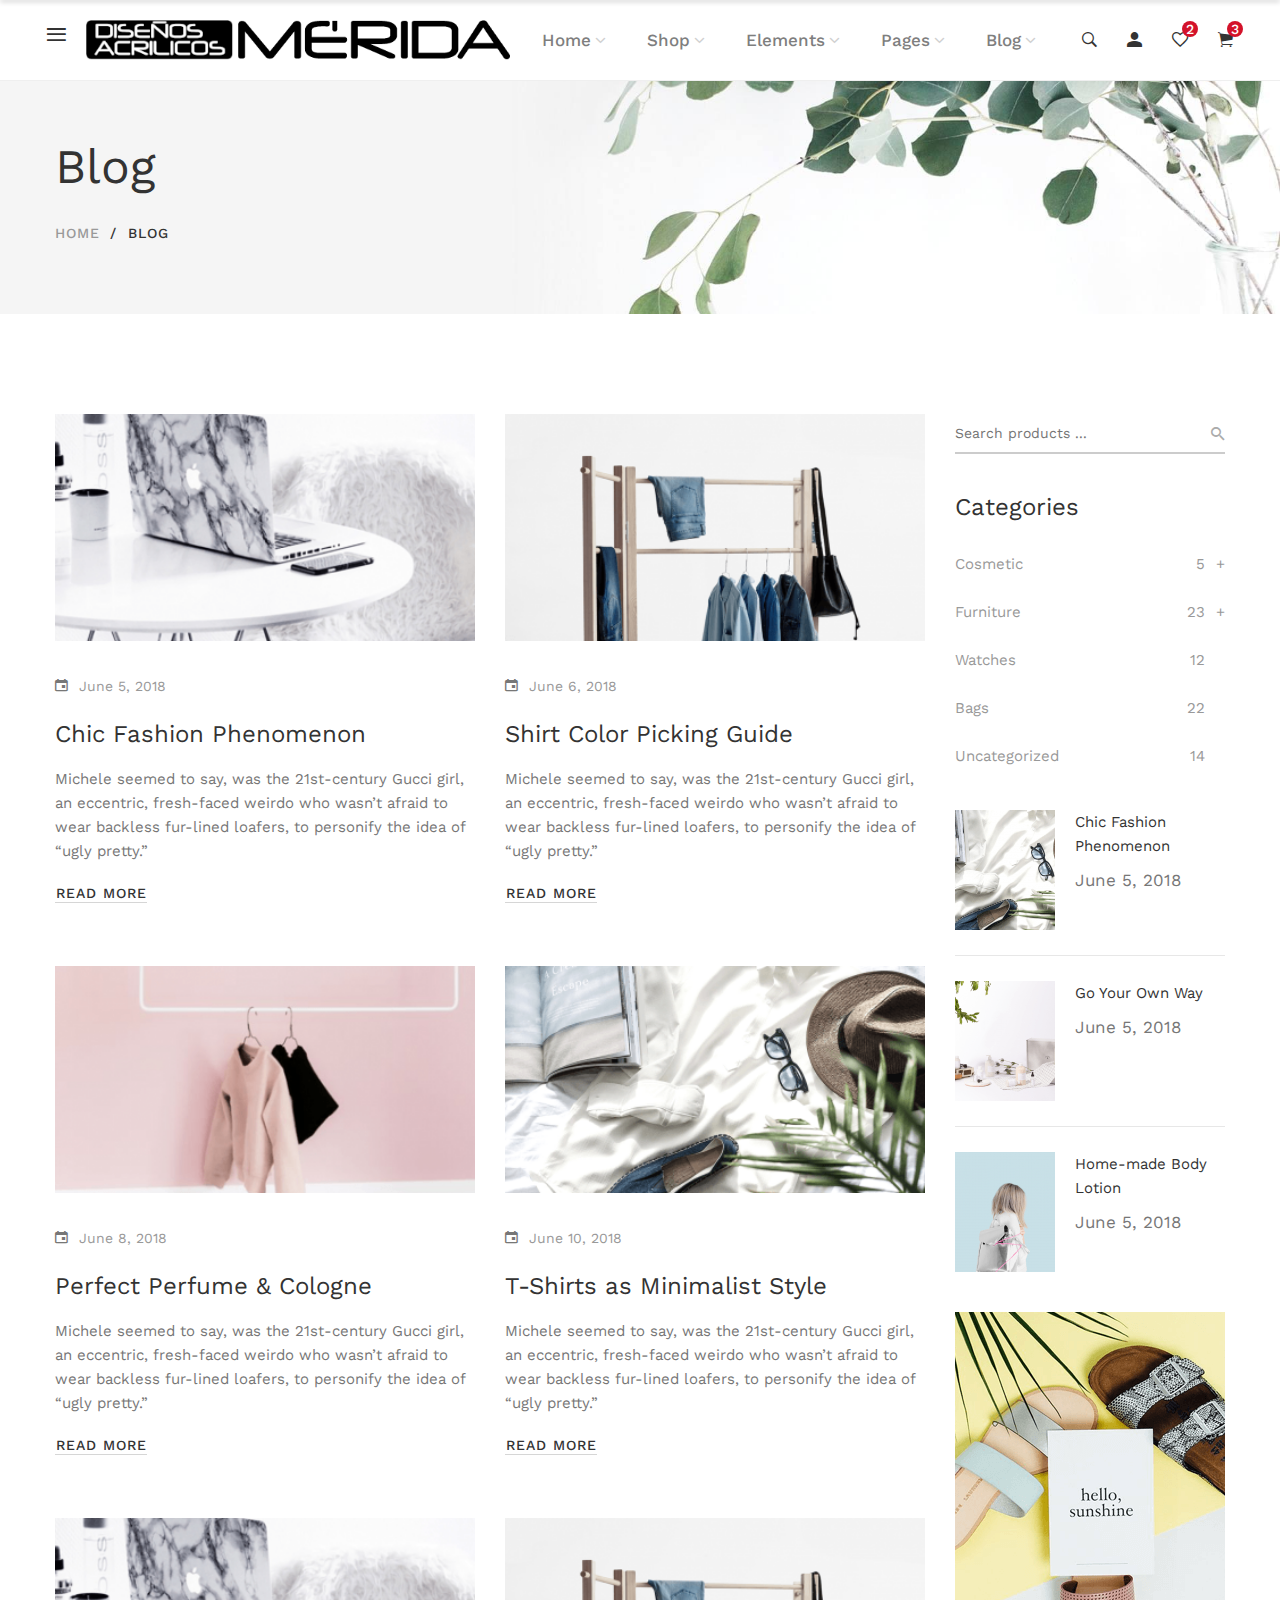
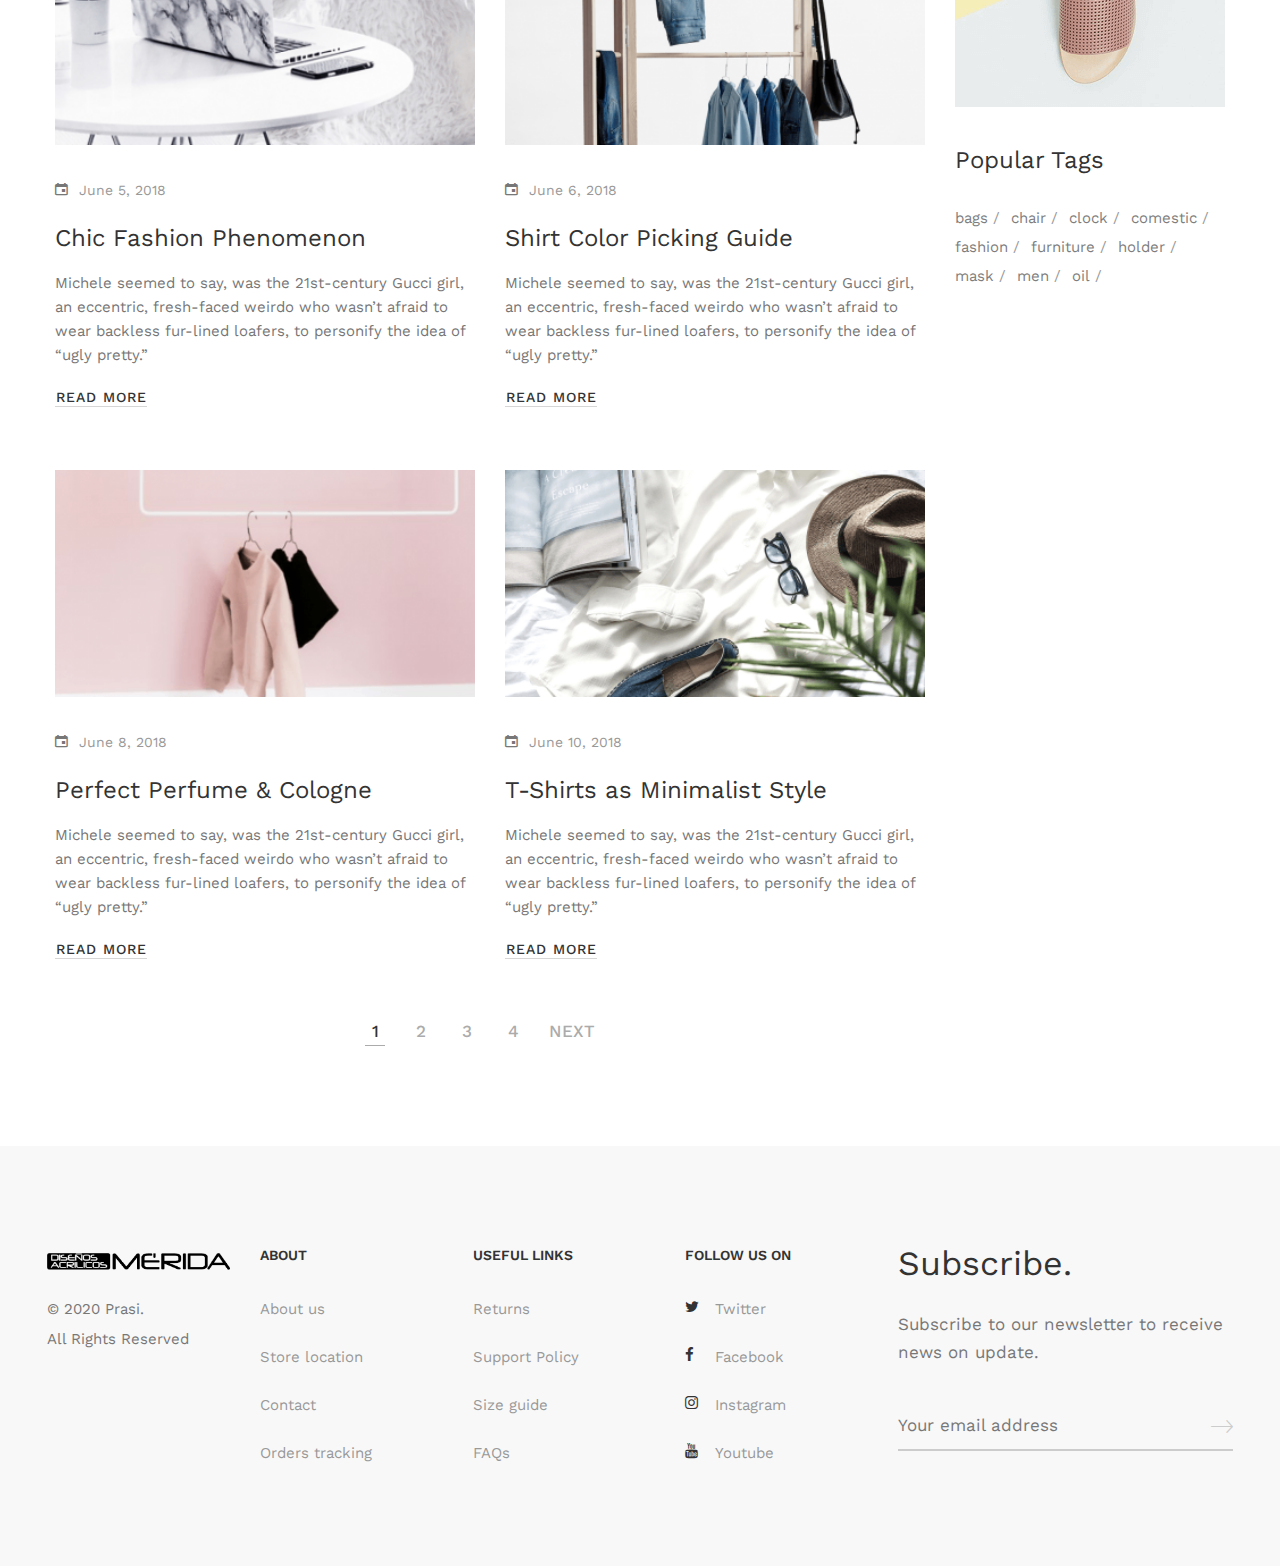
<file: blog-grid-right-sidebar.html>
<!DOCTYPE html>
<html class="no-js" lang="zxx">

<head>
	<meta charset="utf-8">
	<meta http-equiv="X-UA-Compatible" content="IE=edge">
	<title>Prasi - Multipurpose eCommerce Bootstrap4 Template</title>
	<meta name="description" content="">
	<meta name="viewport" content="width=device-width, initial-scale=1">
	<!-- Favicon -->
	<link rel="icon" href="assets/images/favicon.ico">

	<!-- CSS
	============================================ -->
	<!-- Bootstrap CSS -->
	<link href="assets/css/bootstrap.min.css" rel="stylesheet">

	<!-- FontAwesome CSS -->
	<link href="assets/css/font-awesome.min.css" rel="stylesheet">

	<!-- Ionicons CSS -->
	<link href="assets/css/ionicons.min.css" rel="stylesheet">

	<!-- Themify CSS -->
	<link href="assets/css/themify-icons.css" rel="stylesheet">

	<!-- Plugins CSS -->
	<link href="assets/css/plugins.css" rel="stylesheet">

	<!-- Helper CSS -->
	<link href="assets/css/helper.css" rel="stylesheet">

	<!-- Main CSS -->
	<link href="assets/css/main.css" rel="stylesheet">

	<!-- Modernizer JS -->
	<script src="assets/js/vendor/modernizr-2.8.3.min.js"></script>

</head>

<body>

	
	<!--=============================================
	=            Header offcanvas about         =
	=============================================-->
	
	<header class="header header-offcanvas-about header-sticky">
		
		<!--=======  header bottom  =======-->
		
		<div class="header-bottom pt-md-40 pb-md-40 pt-sm-40 pb-sm-40">
			<div class="container wide">

					<!--=======  header bottom container  =======-->
					
					<div class="header-bottom-container">
						
						<!--=======  logo with off canvas  =======-->
						
						<div class="logo-with-offcanvas d-flex">
	
							<!--=======  offcanvas about icon  =======-->
							
							<div class="offcanvas-about-icon mr-20 d-none d-lg-block">
								<a href="javascript:void(0)" id="offcanvas-about-icon">
									<i class="ion-navicon"></i>
								</a>
							</div>
							
							<!--=======  End of offcanvas about icon  =======-->
		
							<!--=======  logo   =======-->
							
							<div class="logo">
								<a href="index.html">
									<img src="assets/images/logo.png" class="img-fluid" alt="">
								</a>
							</div>
							
							<!--=======  End of logo   =======-->
						</div>
						
						<!--=======  End of logo with off canvas  =======-->
	
						<!--=======  header bottom navigation  =======-->
						
						<div class="header-bottom-navigation">
								<div class="site-main-nav d-none d-lg-block">
									<nav class="site-nav center-menu">
										<ul>
											<li class="menu-item-has-children"><a href="index.html">Home</a>
												<ul class="sub-menu mega-menu mega-menu-column-5">
													<li><a href="javascript:void(0)" class="mega-column-title">Home Group</a>
														<ul class="mega-sub-menu">
															<li><a href="index-trending.html">Trending</a><img src="assets/images/home-preview/01.jpg" class="img-fluid" alt=""></li>
															<li><a href="index-collection.html">My collection</a><img src="assets/images/home-preview/02.jpg" class="img-fluid" alt=""></li>
															<li><a href="index-special.html">Special</a><img src="assets/images/home-preview/03.jpg" class="img-fluid" alt=""></li>
															<li><a href="index-concept.html">concept</a><img src="assets/images/home-preview/04.jpg" class="img-fluid" alt=""></li>
															<li><a href="index-smart.html">smart design</a><img src="assets/images/home-preview/05.jpg" class="img-fluid" alt=""></li>
														</ul>
													</li>
													<li><a href="javascript:void(0)" class="mega-column-title">Home Group</a>
														<ul class="mega-sub-menu">
															<li><a href="index-furniture.html">Furniture </a><img src="assets/images/home-preview/06.jpg" class="img-fluid" alt=""></li>
															<li><a href="index-essentials.html">Essentials</a><img src="assets/images/home-preview/07.jpg" class="img-fluid" alt=""></li>
															<li><a href="index-lookbook.html">Lookbook</a><img src="assets/images/home-preview/08.jpg" class="img-fluid" alt=""></li>
															<li><a href="index-wearables.html">Wearables</a><img src="assets/images/home-preview/09.jpg" class="img-fluid" alt=""></li>
															<li><a href="index-accessories.html">Accessories</a><img src="assets/images/home-preview/10.jpg" class="img-fluid" alt=""></li>
														</ul>
													</li>
													<li><a href="javascript:void(0)" class="mega-column-title">Home Group</a>
														<ul class="mega-sub-menu">
															<li><a href="index-shoppable.html">Shoppable</a><img src="assets/images/home-preview/11.jpg" class="img-fluid" alt=""></li>
															<li><a href="index-instagram.html">Instagram Shop</a><img src="assets/images/home-preview/12.jpg" class="img-fluid" alt=""></li>
															<li><a href="index-fashion.html">Fashion</a><img src="assets/images/home-preview/13.jpg" class="img-fluid" alt=""></li>
															<li><a href="index-perfumes.html">Perfumes</a><img src="assets/images/home-preview/14.jpg" class="img-fluid" alt=""></li>
															<li><a href="index-cosmetics.html">Cosmetics</a><img src="assets/images/home-preview/15.jpg" class="img-fluid" alt=""></li>
														</ul>
													</li>
													<li><a href="javascript:void(0)" class="mega-column-title">Home Group</a>
														<ul class="mega-sub-menu">
															<li><a href="index-decor.html">Home Decor</a><img src="assets/images/home-preview/16.png" class="img-fluid" alt=""></li>
															<li><a href="index-creative.html">Creative</a><img src="assets/images/home-preview/17.png" class="img-fluid" alt=""></li>
														</ul>
													</li>
													<li>
														<div class="menu-image">
															<img src="assets/images/menu-image/menu-element.png" class="img-fluid" alt="">
														</div>
													</li>
												</ul>
											</li>
											<li class="menu-item-has-children"><a href="shop-left-sidebar.html">Shop</a>
												<ul class="sub-menu mega-menu mega-menu-column-4">
													<li><a href="javascript:void(0)" class="mega-column-title">Shop Pages</a>
														<ul class="mega-sub-menu">
															<li><a href="shop-no-sidebar.html">Shop No Sidebar</a></li>
															<li><a href="shop-left-sidebar.html">Shop Left Sidebar</a></li>
															<li><a href="shop-right-sidebar.html">Shop Right Sidebar</a></li>
															<li><a href="shop-fullwidth-no-space.html">Shop Fullwidth No Space</a></li>
															<li><a href="shop-fullwidth-no-sidebar.html">Shop Fullwidth No Sidebar</a></li>
															<li><a href="shop-fullwidth-left-sidebar.html">Shop Fullwidth Left Sidebar</a></li>
															<li><a href="shop-fullwidth-right-sidebar.html">Shop Fullwidth Right Sidebar</a></li>
														</ul>
													</li>
													<li><a href="javascript:void(0)" class="mega-column-title">Shop Pages</a>
														<ul class="mega-sub-menu">
															<li><a href="shop-product-basic.html">Basic </a></li>
															<li><a href="shop-product-fullwidth.html">Fullwidth</a></li>
															<li><a href="shop-product-sticky-details.html">Sticky details</a></li>
															<li><a href="shop-product-with-sidebar.html">With Sidebar</a></li>
															<li><a href="shop-product-extra-content.html">Extra Content</a></li>
															<li><a href="shop-product-variation-image.html">Variation Image</a></li>
															<li><a href="shop-product-bought-together.html">Bought Together</a></li>
														</ul>
													</li>
													<li><a href="javascript:void(0)" class="mega-column-title">Shop Pages</a>
														<ul class="mega-sub-menu">
															<li><a href="shop-product-with-background.html">Product with background</a></li>
															<li><a href="shop-cart.html">Shopping Cart</a></li>
															<li><a href="shop-checkout.html">Checkout</a></li>
															<li><a href="shop-order-tracking.html">Order Tracking</a></li>
															<li><a href="shop-wishlist.html">Wishlist</a></li>
															<li><a href="shop-customer-login.html">Customer Login</a></li>
															<li><a href="shop-by-brand.html">Shop by Brand</a></li>
														</ul>
													</li>
													<li>
														<div class="menu-image">
															<img src="assets/images/menu-image/megamenu-shop.png" class="img-fluid" alt="">
														</div>
													</li>
												</ul>
											</li>
											<li class="menu-item-has-children"><a href="javascript:void(0)">Elements</a>
												<ul class="sub-menu mega-menu mega-menu-column-5">
													<li><a href="javascript:void(0)" class="mega-column-title">Shop / Products</a>
														<ul class="mega-sub-menu">
															<li><a href="element-product-categories.html">Product Categories</a></li>
															<li><a href="element-product-sliders.html">Product Sliders</a></li>
															<li><a href="element-product-tabs.html">Product Tabs</a></li>
															<li><a href="element-product-widget.html">Product Widget</a></li>
															<li><a href="element-recent-products.html">Recent Products</a></li>
														</ul>
													</li>
													<li><a href="javascript:void(0)" class="mega-column-title">Shop / Products</a>
														<ul class="mega-sub-menu">
															<li><a href="element-sale-products.html">Sale Products </a></li>
															<li><a href="element-featured-products.html">Featured products</a></li>
															<li><a href="element-top-rated-products.html">Top Rated products</a></li>
															<li><a href="element-bestselling-products.html">Best Selling products</a></li>
															<li><a href="element-product-attributes.html">Product Attributes</a></li>
														</ul>
													</li>
													<li><a href="javascript:void(0)" class="mega-column-title">Theming</a>
														<ul class="mega-sub-menu">
															<li><a href="element-blog-posts.html">Blog Posts</a></li>
															<li><a href="element-mailchimp-form.html">Mailchimp Form</a></li>
															<li><a href="element-icon-box.html">Icon Box</a></li>
															<li><a href="element-team-member.html">Team Member</a></li>
															<li><a href="element-instagram.html">Instagram</a></li>
														</ul>
													</li>
													<li><a href="javascript:void(0)" class="mega-column-title">Theming</a>
														<ul class="mega-sub-menu">
															<li><a href="element-faq.html">FAQs / Toggles</a></li>
															<li><a href="element-countdown-timer.html">Countdown Timer</a></li>
															<li><a href="element-button.html">Buttons</a></li>
															<li><a href="element-testimonials.html">Testimonials</a></li>
															<li><a href="element-google-maps.html">Google Maps</a></li>
														</ul>
													</li>
													<li>
														<div class="menu-image">
															<img src="assets/images/menu-image/menu-element.png" class="img-fluid" alt="">
														</div>
													</li>
												</ul>
											</li>
											<li class="menu-item-has-children"><a href="javascript:void(0)">Pages</a>
												<ul class="sub-menu single-column-menu">
													<li><a href="about-us.html">About Us</a></li>
													<li><a href="about-us-2.html">About Us 2</a></li>
													<li><a href="contact-us.html">Contact Us</a></li>
													<li><a href="faq.html">F.A.Q</a></li>
													<li><a href="coming-soon.html">Coming Soon</a></li>
													<li><a href="404.html">404</a></li>
												</ul>
											</li>
											<li class="menu-item-has-children "><a href="javascript:void(0)">Blog</a>
												<ul class="sub-menu single-column-menu single-column-has-children">
													<li><a href="blog-standard-right-sidebar.html">Standard Layout</a>
														<ul class="multilevel-submenu">
															<li><a href="blog-standard-right-sidebar.html">Right Sidebar</a></li>
															<li><a href="blog-standard-left-sidebar.html">Left Sidebar</a></li>
															<li><a href="blog-standard-full-width.html">Full Width</a></li>
														</ul>
													</li>
													<li><a href="blog-grid-right-sidebar.html">Grid Layout</a>
														<ul class="multilevel-submenu">
															<li><a href="blog-grid-right-sidebar.html">Right Sidebar</a></li>
															<li><a href="blog-grid-left-sidebar.html">Left Sidebar</a></li>
															<li><a href="blog-grid-full-width.html">Full Width</a></li>
														</ul>
													</li>
													<li><a href="blog-list-right-sidebar.html">List Layout</a>
														<ul class="multilevel-submenu">
															<li><a href="blog-list-right-sidebar.html">Right Sidebar</a></li>
															<li><a href="blog-list-left-sidebar.html">Left Sidebar</a></li>
															<li><a href="blog-list-full-width.html">Full Width</a></li>
														</ul>
													</li>
													<li><a href="blog-masonry-right-sidebar.html">Masonry Layout</a>
														<ul class="multilevel-submenu">
															<li><a href="blog-masonry-right-sidebar.html">Right Sidebar</a></li>
															<li><a href="blog-masonry-left-sidebar.html">Left Sidebar</a></li>
															<li><a href="blog-masonry-full-width.html">Full Width</a></li>
														</ul>
													</li>
													<li><a href="blog-full-then-grid-right-sidebar.html">1st Full Then Grid Layout</a>
														<ul class="multilevel-submenu">
															<li><a href="blog-full-then-grid-right-sidebar.html">Right Sidebar</a></li>
															<li><a href="blog-full-then-grid-left-sidebar.html">Left Sidebar</a></li>
															<li><a href="blog-full-then-grid-full-width.html">Full Width</a></li>
														</ul>
													</li>
													<li><a href="blog-single-post-right-sidebar.html">Single Post Layout</a>
														<ul class="multilevel-submenu">
															<li><a href="blog-single-post-right-sidebar.html">Right Sidebar</a></li>
															<li><a href="blog-single-post-left-sidebar.html">Left Sidebar</a></li>
															<li><a href="blog-single-post-full-width.html">Full Width</a></li>
														</ul>
													</li>
												</ul>
											</li>
										</ul>
									</nav>
								</div>
						</div>
						
						<!--=======  End of header bottom navigation  =======-->

						<!--=======  headeer right container  =======-->
						
						<div class="header-right-container">

							<!--=======  header right icons  =======-->
							
							<div class="header-right-icons d-flex justify-content-end align-items-center h-100">
								<!--=======  single-icon  =======-->
								
								<div class="single-icon search">
									<a href="javascript:void(0)" id="search-icon">
										<i class="ion-ios-search-strong"></i>
									</a>
								</div>
								
								<!--=======  End of single-icon  =======-->
								<!--=======  single-icon  =======-->
								
								<div class="single-icon user-login">
									<a href="shop-customer-login.html">
										<i class="ion-android-person"></i>
									</a>
								</div>
								
								<!--=======  End of single-icon  =======-->
								<!--=======  single-icon  =======-->
								
								<div class="single-icon wishlist">
									<a href="javascript:void(0)" id="offcanvas-wishlist-icon">
										<i class="ion-android-favorite-outline"></i>
										<span class="count">2</span>
									</a>
								</div>
								
								<!--=======  End of single-icon  =======-->
								<!--=======  single-icon  =======-->
								
								<div class="single-icon cart">
									<a href="javascript:void(0)" id="offcanvas-cart-icon">
										<i class="ion-ios-cart"></i>
										<span class="count">3</span>
									</a>
								</div>
								<!--=======  End of single-icon  =======-->
							</div>
							<!--=======  End of header right icons  =======-->
		
						</div>
						
						<!--=======  End of headeer right container  =======-->
						
						
					</div>
					
					<!--=======  End of header bottom container  =======-->
					
					<!-- Mobile Navigation Start Here -->

					<div class="site-mobile-navigation d-block d-lg-none">
						<div id="dl-menu" class="dl-menuwrapper site-mobile-nav">
							<!--Site Mobile Menu Toggle Start-->
							<button class="dl-trigger hamburger hamburger--spin">
								<span class="hamburger-box">
									<span class="hamburger-inner"></span>
								</span>
							</button><!--Site Mobile Menu Toggle End-->
							<ul class="dl-menu dl-menu-toggle">
								<li class=""><a href="blog-grid-right-sidebar.html#">Home</a>
									<ul class="dl-submenu">
										<li class=""> <a href="blog-grid-right-sidebar.html#">Home Group One</a>
											<ul class="dl-submenu">
												<li><a href="index-trending.html">Trending</a></li>
												<li><a href="index-collection.html">My collection</a></li>
												<li><a href="index-special.html">Special</a></li>
												<li><a href="index-concept.html">concept</a></li>
												<li><a href="index-smart.html">smart design</a></li>
											</ul>
										</li>
										<li> <a href="blog-grid-right-sidebar.html#">Home Group Two</a>
											<ul class="dl-submenu">
													<li><a href="index-furniture.html">Furniture </a></li>
													<li><a href="index-essentials.html">Essentials</a></li>
													<li><a href="index-lookbook.html">Lookbook</a></li>
													<li><a href="index-wearables.html">Wearables</a></li>
													<li><a href="index-accessories.html">Accessories</a></li>
											</ul>
										</li>
										<li> <a href="blog-grid-right-sidebar.html#">Home Group three</a>
											<ul class="dl-submenu">
												<li><a href="index-shoppable.html">Shoppable</a></li>
												<li><a href="index-instagram.html">Instagram Shop</a></li>
												<li><a href="index-fashion.html">Fashion</a></li>
												<li><a href="index-perfumes.html">Perfumes</a></li>
												<li><a href="index-cosmetics.html">Cosmetics</a></li>
											</ul>
										</li>
										<li> <a href="blog-grid-right-sidebar.html#">Home Group four</a>
											<ul class="dl-submenu">
												<li><a href="index-decor.html">Home Decor</a></li>
												<li><a href="index-creative.html">Creative</a></li>
											</ul>
										</li>
									</ul>
								</li>

								<li><a href="blog-grid-right-sidebar.html#">Shop</a>
									<ul class="dl-submenu">
										<li class=""> <a href="blog-grid-right-sidebar.html#">Shop Pages</a>
											<ul class="dl-submenu">
												<li><a href="shop-no-sidebar.html">Shop No Sidebar</a></li>
												<li><a href="shop-left-sidebar.html">Shop Left Sidebar</a></li>
												<li><a href="shop-right-sidebar.html">Shop Right Sidebar</a></li>
												<li><a href="shop-fullwidth-no-space.html">Shop Fullwidth No Space</a></li>
												<li><a href="shop-fullwidth-no-sidebar.html">Shop Fullwidth No Sidebar</a></li>
												<li><a href="shop-fullwidth-left-sidebar.html">Shop Fullwidth Left Sidebar</a></li>
												<li><a href="shop-fullwidth-right-sidebar.html">Shop Fullwidth Right Sidebar</a></li>
											</ul>
										</li>
										<li class=""> <a href="blog-grid-right-sidebar.html#">Product Details Pages</a>
											<ul class="dl-submenu">
												<li><a href="shop-product-basic.html">Basic </a></li>
												<li><a href="shop-product-fullwidth.html">Fullwidth</a></li>
												<li><a href="shop-product-sticky-details.html">Sticky details</a></li>
												<li><a href="shop-product-with-sidebar.html">With Sidebar</a></li>
												<li><a href="shop-product-extra-content.html">Extra Content</a></li>
												<li><a href="shop-product-variation-image.html">Variation Image</a></li>
												<li><a href="shop-product-bought-together.html">Bought Together</a></li>
												

											</ul>
										</li>
										<li class=""> <a href="blog-grid-right-sidebar.html#">Other Shop Pages</a>
											<ul class="dl-submenu">
												<li><a href="shop-product-with-background.html">Product with background</a></li>
												<li><a href="shop-cart.html">Shopping Cart</a></li>
												<li><a href="shop-checkout.html">Checkout</a></li>
												<li><a href="shop-order-tracking.html">Order Tracking</a></li>
												<li><a href="shop-wishlist.html">Wishlist</a></li>
												<li><a href="shop-customer-login.html">Customer Login</a></li>
												<li><a href="shop-by-brand.html">Shop by Brand</a></li>

											</ul>
										</li>


									</ul>
								</li>
								<li><a href="blog-grid-right-sidebar.html#">Elements</a>
									<ul class="dl-submenu">
										<li class=""> <a href="blog-grid-right-sidebar.html#">Shop / Products</a>
											<ul class="dl-submenu">
												<li><a href="element-product-categories.html">Product Categories</a></li>
												<li><a href="element-product-sliders.html">Product Sliders</a></li>
												<li><a href="element-product-tabs.html">Product Tabs</a></li>
												<li><a href="element-product-widget.html">Product Widget</a></li>
												<li><a href="element-recent-products.html">Recent Products</a></li>
											</ul>
										</li>
										<li class=""> <a href="blog-grid-right-sidebar.html#">Shop / Products</a>
											<ul class="dl-submenu">
													<li><a href="element-sale-products.html">Sale Products </a></li>
													<li><a href="element-featured-products.html">Featured products</a></li>
													<li><a href="element-top-rated-products.html">Top Rated products</a></li>
													<li><a href="element-bestselling-products.html">Best Selling products</a></li>
													<li><a href="element-product-attributes.html">Product Attributes</a></li>
											</ul>
										</li>
										<li class=""> <a href="blog-grid-right-sidebar.html#">Theming</a>
											<ul class="dl-submenu">
												<li><a href="element-blog-posts.html">Blog Posts</a></li>
												<li><a href="element-mailchimp-form.html">Mailchimp Form</a></li>
												<li><a href="element-icon-box.html">Icon Box</a></li>
												<li><a href="element-team-member.html">Team Member</a></li>
												<li><a href="element-instagram.html">Instagram</a></li>

											</ul>
										</li>


									</ul>
								</li>
								<li><a href="blog-grid-right-sidebar.html#">Pages</a>
									<ul class="dl-submenu">
										<li><a href="about-us.html">About Us</a></li>
										<li><a href="about-us-2.html">About Us 2</a></li>
										<li><a href="contact-us.html">Contact Us</a></li>
										<li><a href="faq.html">F.A.Q</a></li>
										<li><a href="coming-soon.html">Coming Soon</a></li>
										<li><a href="404.html">404</a></li>
									</ul>
								</li>
								<li><a href="blog-grid-right-sidebar.html#">Blog</a>
									<ul class="dl-submenu">
										<li><a href="blog-grid-right-sidebar.html#">Standard Layout</a>
											<ul class="dl-submenu">
												<li><a href="blog-standard-right-sidebar.html">Right Sidebar</a></li>
												<li><a href="blog-standard-left-sidebar.html">Left Sidebar</a></li>
												<li><a href="blog-standard-full-width.html">Full Width</a></li>
											</ul>
										</li>
										<li><a href="blog-grid-right-sidebar.html#">Grid Layout</a>
											<ul class="dl-submenu">
												<li><a href="blog-grid-right-sidebar.html">Right Sidebar</a></li>
												<li><a href="blog-grid-left-sidebar.html">Left Sidebar</a></li>
												<li><a href="blog-grid-full-width.html">Full Width</a></li>
											</ul>
										</li>
										<li><a href="blog-grid-right-sidebar.html#">List Layout</a>
											<ul class="dl-submenu">
												<li><a href="blog-list-right-sidebar.html">Right Sidebar</a></li>
												<li><a href="blog-list-left-sidebar.html">Left Sidebar</a></li>
												<li><a href="blog-list-full-width.html">Full Width</a></li>
											</ul>
										</li>
										<li><a href="blog-grid-right-sidebar.html#">Masonry Layout</a>
											<ul class="dl-submenu">
												<li><a href="blog-masonry-right-sidebar.html">Right Sidebar</a></li>
												<li><a href="blog-masonry-left-sidebar.html">Left Sidebar</a></li>
												<li><a href="blog-masonry-full-width.html">Full Width</a></li>
											</ul>
										</li>
										<li><a href="blog-grid-right-sidebar.html#">1st Full Then Grid</a>
											<ul class="dl-submenu">
												<li><a href="blog-full-then-grid-right-sidebar.html">Right Sidebar</a></li>
												<li><a href="blog-full-then-grid-left-sidebar.html">Left Sidebar</a></li>
												<li><a href="blog-full-then-grid-full-width.html">Full Width</a></li>
											</ul>
										</li>
										<li><a href="blog-grid-right-sidebar.html#">Single Post Layout</a>
											<ul class="dl-submenu">
												<li><a href="blog-single-post-right-sidebar.html">Right Sidebar</a></li>
												<li><a href="blog-single-post-left-sidebar.html">Left Sidebar</a></li>
												<li><a href="blog-single-post-full-width.html">Full Width</a></li>
											</ul>
										</li>
									</ul>
								</li>
							</ul>
						</div>
					</div>

					<!-- Mobile Navigation End Here -->
					
						
			</div>
		</div>
	
		<!--=======  End of header bottom  =======-->
	</header>
	
	<!--===== End of Header offcanvas about ======-->

	<!--=======  breadcrumb area =======-->

	<div class="breadcrumb-area breadcrumb-bg-1 pt-50 pb-70 mb-100">
		<div class="container">
			<div class="row">
				<div class="col-lg-12">
					<h1 class="breadcrumb-title">Blog</h1>

					<!--=======  breadcrumb list  =======-->
					
						<ul class="breadcrumb-list">
							<li class="breadcrumb-list__item"><a href="index.html">HOME</a></li>
							<li class="breadcrumb-list__item breadcrumb-list__item--active">Blog</li>
						</ul>
					
					<!--=======  End of breadcrumb list  =======-->

				</div>
			</div>
		</div>
	</div>
	
    <!--=======  End of breadcrumb area =======-->
    
    <!--=============================================
    =            blog page wrapper         =
    =============================================-->
    
    <div class="blog-page-wrapper mb-100">
        <div class="container">
            <div class="row">
                <div class="col-lg-3 order-2">
                    <!--=======  page sidebar  =======-->
						
                    <div class="page-sidebar">
                            <!--=======  single sidebar widget  =======-->
                            
                            <div class="single-sidebar-widget mb-40">
                                <!--=======  search widget  =======-->
                                
                                <div class="search-widget">
                                    <form action="blog-grid-right-sidebar.html#">
                                        <input type="search" placeholder="Search products ...">
                                        <button type="button"><i class="ion-android-search"></i></button>
                                    </form>
                                </div>
                                
                                <!--=======  End of search widget  =======-->
                            </div>
                            
                            
                            <!--=======  End of single sidebarwidget  =======-->

                            <!--=======  single sidebar widget  =======-->
                            
                            <div class="single-sidebar-widget mb-40">
                                <h2 class="single-sidebar-widget--title">Categories</h2>
                                <ul class="single-sidebar-widget--list single-sidebar-widget--list--category">
                                    <li class="has-children">
                                        <a href="shop-left-sidebar.html">Cosmetic </a> <span class="quantity">5</span>
                                        <ul>
                                            <li><a href="shop-left-sidebar.html">For body</a></li>
                                            <li><a href="shop-left-sidebar.html">Make up</a></li>
                                            <li><a href="shop-left-sidebar.html">New</a></li>
                                            <li><a href="shop-left-sidebar.html">Perfumes</a></li>
                                        </ul>
                                    </li>
                                    <li class="has-children">
                                        <a href="shop-left-sidebar.html">Furniture </a> <span class="quantity">23</span>
                                        <ul>
                                            <li><a href="shop-left-sidebar.html">Sofas</a></li>
                                            <li><a href="shop-left-sidebar.html">Armchairs</a></li>
                                            <li><a href="shop-left-sidebar.html">Desk Chairs</a></li>
                                            <li><a href="shop-left-sidebar.html">Dining Chairs</a></li>
                                        </ul>
                                    </li>
                                    <li><a href="shop-left-sidebar.html">Watches </a> <span class="quantity">12</span></li> 
                                    <li><a href="shop-left-sidebar.html">Bags </a> <span class="quantity">22</span></li> 
                                    <li><a href="shop-left-sidebar.html">Uncategorized </a> <span class="quantity">14</span></li> 
                                </ul>
                            </div>
    
                            <!--=======  End of single sidebar widget  =======-->

                          

                            <!--=======  single sidebar widget  =======-->
                            
                            <div class="single-sidebar-widget mb-40">
                                

                                <!--=======  widget post wrapper  =======-->
                                
                                <div class="widget-post-wrapper">
                                <!--=======  single widget post  =======-->
                                
                                <div class="single-widget-post">
                                    <div class="image">
                                        <img src="assets/images/blog/post-thumbnail-100x120.png" class="img-fluid" alt="">
                                    </div>
                                    <div class="content">
                                        <h3 class="widget-post-title"><a href="blog-grid-right-sidebar.html#">Chic Fashion Phenomenon</a></h3>
                                        <p class="widget-post-date">June 5, 2018</p>
                                    </div>
                                </div>
                                
                                <!--=======  End of single widget post  =======-->
                                <!--=======  single widget post  =======-->
                                
                                <div class="single-widget-post">
                                    <div class="image">
                                        <img src="assets/images/blog/post-thumbnail-6-100x120.png" class="img-fluid" alt="">
                                    </div>
                                    <div class="content">
                                        <h3 class="widget-post-title"><a href="blog-grid-right-sidebar.html#">Go Your Own Way</a></h3>
                                        <p class="widget-post-date">June 5, 2018</p>
                                    </div>
                                </div>
                                
                                <!--=======  End of single widget post  =======-->
                                <!--=======  single widget post  =======-->
                                
                                <div class="single-widget-post">
                                    <div class="image">
                                        <img src="assets/images/blog/post-thumbnail-9-100x120.png" class="img-fluid" alt="">
                                    </div>
                                    <div class="content">
                                        <h3 class="widget-post-title"><a href="blog-grid-right-sidebar.html#">Home-made Body Lotion</a></h3>
                                        <p class="widget-post-date">June 5, 2018</p>
                                    </div>
                                </div>
                                
                                <!--=======  End of single widget post  =======-->

                                </div>
                                
                                <!--=======  End of widget post wrapper  =======-->
                            </div>
                            
                            <!--=======  End of single sidebar widget  =======-->

                            <!--=======  single sidebar widget  =======-->
                            
                            <div class="single-sidebar-widget mb-40">
                                <!--=======  blog sidebar banner  =======-->
                                
                                <div class="blog-sidebar-banner">
                                    <img src="assets/images/banners/ADS-blog.png" class="img-fluid" alt="">
                                </div>
                                
                                <!--=======  End of blog sidebar banner  =======-->
                            </div>
                            
                            <!--=======  End of single sidebar widget  =======-->

                            <!--=======  single sidebar widget  =======-->
                            
                            <div class="single-sidebar-widget">
                                <h2 class="single-sidebar-widget--title"> Popular Tags</h2>

                                <div class="tag-container">
                                    <a href="blog-grid-right-sidebar.html#">bags</a>
                                    <a href="blog-grid-right-sidebar.html#">chair</a>
                                    <a href="blog-grid-right-sidebar.html#">clock</a>
                                    <a href="blog-grid-right-sidebar.html#">comestic</a>
                                    <a href="blog-grid-right-sidebar.html#">fashion</a>
                                    <a href="blog-grid-right-sidebar.html#">furniture</a>
                                    <a href="blog-grid-right-sidebar.html#">holder</a>
                                    <a href="blog-grid-right-sidebar.html#">mask</a>
                                    <a href="blog-grid-right-sidebar.html#">men</a>
                                    <a href="blog-grid-right-sidebar.html#">oil</a>
                                </div>
                            </div>
                            
                            <!--=======  End of single sidebar widget  =======-->
                        </div>
                        
                        <!--=======  End of page sidebar  =======-->
                </div>
                <div class="col-lg-9 order-1 mb-md-70 mb-sm-70">
                    <div class="row">
                        
                        <div class="col-md-6 mb-60">
                            <div class="single-slider-post">
                                <!--=======  image  =======-->
                                
                                <div class="single-slider-post__image mb-30">
                                    <a href="blog-single-post-left-sidebar.html">
                                        <img src="assets/images/blog/post-thumbnail-1-370x200.png" class="img-fluid" alt="">
                                    </a>
                                </div>
                                
                                <!--=======  End of image  =======-->

                                <!--=======  content  =======-->
                                
                                <div class="single-slider-post__content">
                                    <div class="post-date">
                                        <i class="ion-android-calendar"></i>
                                        <a href="blog-standard-left-sidebar.html"> june 5, 2018</a>
                                    </div>
                                    <h2 class="post-title"><a href="blog-single-post-left-sidebar.html">Chic Fashion Phenomenon</a></h2>
                                    <p class="post-excerpt">Michele seemed to say, was the 21st-century Gucci girl, an eccentric, fresh-faced weirdo who wasn’t afraid to wear backless fur-lined loafers, to personify the idea of “ugly pretty.”</p>
                                    <a href="blog-single-post-left-sidebar.html" class="blog-readmore-btn">read more</a>
                                </div>
                                
                                <!--=======  End of content  =======-->
                            </div>
                        </div>

                        <div class="col-md-6 mb-60">
                            <div class="single-slider-post">
                                <!--=======  image  =======-->
                                
                                <div class="single-slider-post__image mb-30">
                                    <a href="blog-single-post-left-sidebar.html">
                                        <img src="assets/images/blog/post-thumbnail-2-1-370x200.png" class="img-fluid" alt="">
                                    </a>
                                </div>
                                
                                <!--=======  End of image  =======-->

                                <!--=======  content  =======-->
                                
                                <div class="single-slider-post__content">
                                    <div class="post-date">
                                        <i class="ion-android-calendar"></i>
                                        <a href="blog-standard-left-sidebar.html"> june 6, 2018</a>
                                    </div>
                                    <h2 class="post-title"><a href="blog-single-post-left-sidebar.html">Shirt Color Picking Guide</a></h2>
                                    <p class="post-excerpt">Michele seemed to say, was the 21st-century Gucci girl, an eccentric, fresh-faced weirdo who wasn’t afraid to wear backless fur-lined loafers, to personify the idea of “ugly pretty.”</p>
                                    <a href="blog-single-post-left-sidebar.html" class="blog-readmore-btn">read more</a>
                                </div>
                                
                                <!--=======  End of content  =======-->
                            </div>
                        </div>

                        <div class="col-md-6 mb-60">
                            <div class="single-slider-post">
                                <!--=======  image  =======-->
                                
                                <div class="single-slider-post__image mb-30">
                                    <a href="blog-single-post-left-sidebar.html">
                                        <img src="assets/images/blog/post-thumbnail-8-370x200.png" class="img-fluid" alt="">
                                    </a>
                                </div>
                                
                                <!--=======  End of image  =======-->

                                <!--=======  content  =======-->
                                
                                <div class="single-slider-post__content">
                                    <div class="post-date">
                                        <i class="ion-android-calendar"></i>
                                        <a href="blog-standard-left-sidebar.html"> june 8, 2018</a>
                                    </div>
                                    <h2 class="post-title"><a href="blog-single-post-left-sidebar.html">Perfect Perfume & Cologne</a></h2>
                                    <p class="post-excerpt">Michele seemed to say, was the 21st-century Gucci girl, an eccentric, fresh-faced weirdo who wasn’t afraid to wear backless fur-lined loafers, to personify the idea of “ugly pretty.”</p>
                                    <a href="blog-single-post-left-sidebar.html" class="blog-readmore-btn">read more</a>
                                </div>
                                
                                <!--=======  End of content  =======-->
                            </div>
                        </div>

                        <div class="col-md-6 mb-60">
                            <div class="single-slider-post">
                                <!--=======  image  =======-->
                                
                                <div class="single-slider-post__image mb-30">
                                    <a href="blog-single-post-left-sidebar.html">
                                        <img src="assets/images/blog/post-thumbnail-370x200.png" class="img-fluid" alt="">
                                    </a>
                                </div>
                                
                                <!--=======  End of image  =======-->

                                <!--=======  content  =======-->
                                
                                <div class="single-slider-post__content">
                                    <div class="post-date">
                                        <i class="ion-android-calendar"></i>
                                        <a href="blog-standard-left-sidebar.html"> june 10, 2018</a>
                                    </div>
                                    <h2 class="post-title"><a href="blog-single-post-left-sidebar.html">T-Shirts as Minimalist Style</a></h2>
                                    <p class="post-excerpt">Michele seemed to say, was the 21st-century Gucci girl, an eccentric, fresh-faced weirdo who wasn’t afraid to wear backless fur-lined loafers, to personify the idea of “ugly pretty.”</p>
                                    <a href="blog-single-post-left-sidebar.html" class="blog-readmore-btn">read more</a>
                                </div>
                                
                                <!--=======  End of content  =======-->
                            </div>
                        </div>
                        
                        <div class="col-md-6 mb-60">
                            <div class="single-slider-post">
                                <!--=======  image  =======-->
                                
                                <div class="single-slider-post__image mb-30">
                                    <a href="blog-single-post-left-sidebar.html">
                                        <img src="assets/images/blog/post-thumbnail-1-370x200.png" class="img-fluid" alt="">
                                    </a>
                                </div>
                                
                                <!--=======  End of image  =======-->

                                <!--=======  content  =======-->
                                
                                <div class="single-slider-post__content">
                                    <div class="post-date">
                                        <i class="ion-android-calendar"></i>
                                        <a href="blog-standard-left-sidebar.html"> june 5, 2018</a>
                                    </div>
                                    <h2 class="post-title"><a href="blog-single-post-left-sidebar.html">Chic Fashion Phenomenon</a></h2>
                                    <p class="post-excerpt">Michele seemed to say, was the 21st-century Gucci girl, an eccentric, fresh-faced weirdo who wasn’t afraid to wear backless fur-lined loafers, to personify the idea of “ugly pretty.”</p>
                                    <a href="blog-single-post-left-sidebar.html" class="blog-readmore-btn">read more</a>
                                </div>
                                
                                <!--=======  End of content  =======-->
                            </div>
                        </div>

                        <div class="col-md-6 mb-60">
                            <div class="single-slider-post">
                                <!--=======  image  =======-->
                                
                                <div class="single-slider-post__image mb-30">
                                    <a href="blog-single-post-left-sidebar.html">
                                        <img src="assets/images/blog/post-thumbnail-2-1-370x200.png" class="img-fluid" alt="">
                                    </a>
                                </div>
                                
                                <!--=======  End of image  =======-->

                                <!--=======  content  =======-->
                                
                                <div class="single-slider-post__content">
                                    <div class="post-date">
                                        <i class="ion-android-calendar"></i>
                                        <a href="blog-standard-left-sidebar.html"> june 6, 2018</a>
                                    </div>
                                    <h2 class="post-title"><a href="blog-single-post-left-sidebar.html">Shirt Color Picking Guide</a></h2>
                                    <p class="post-excerpt">Michele seemed to say, was the 21st-century Gucci girl, an eccentric, fresh-faced weirdo who wasn’t afraid to wear backless fur-lined loafers, to personify the idea of “ugly pretty.”</p>
                                    <a href="blog-single-post-left-sidebar.html" class="blog-readmore-btn">read more</a>
                                </div>
                                
                                <!--=======  End of content  =======-->
                            </div>
                        </div>

                        <div class="col-md-6 mb-60">
                            <div class="single-slider-post">
                                <!--=======  image  =======-->
                                
                                <div class="single-slider-post__image mb-30">
                                    <a href="blog-single-post-left-sidebar.html">
                                        <img src="assets/images/blog/post-thumbnail-8-370x200.png" class="img-fluid" alt="">
                                    </a>
                                </div>
                                
                                <!--=======  End of image  =======-->

                                <!--=======  content  =======-->
                                
                                <div class="single-slider-post__content">
                                    <div class="post-date">
                                        <i class="ion-android-calendar"></i>
                                        <a href="blog-standard-left-sidebar.html"> june 8, 2018</a>
                                    </div>
                                    <h2 class="post-title"><a href="blog-single-post-left-sidebar.html">Perfect Perfume & Cologne</a></h2>
                                    <p class="post-excerpt">Michele seemed to say, was the 21st-century Gucci girl, an eccentric, fresh-faced weirdo who wasn’t afraid to wear backless fur-lined loafers, to personify the idea of “ugly pretty.”</p>
                                    <a href="blog-single-post-left-sidebar.html" class="blog-readmore-btn">read more</a>
                                </div>
                                
                                <!--=======  End of content  =======-->
                            </div>
                        </div>

                        <div class="col-md-6 mb-60">
                            <div class="single-slider-post">
                                <!--=======  image  =======-->
                                
                                <div class="single-slider-post__image mb-30">
                                    <a href="blog-single-post-left-sidebar.html">
                                        <img src="assets/images/blog/post-thumbnail-370x200.png" class="img-fluid" alt="">
                                    </a>
                                </div>
                                
                                <!--=======  End of image  =======-->

                                <!--=======  content  =======-->
                                
                                <div class="single-slider-post__content">
                                    <div class="post-date">
                                        <i class="ion-android-calendar"></i>
                                        <a href="blog-standard-left-sidebar.html"> june 10, 2018</a>
                                    </div>
                                    <h2 class="post-title"><a href="blog-single-post-left-sidebar.html">T-Shirts as Minimalist Style</a></h2>
                                    <p class="post-excerpt">Michele seemed to say, was the 21st-century Gucci girl, an eccentric, fresh-faced weirdo who wasn’t afraid to wear backless fur-lined loafers, to personify the idea of “ugly pretty.”</p>
                                    <a href="blog-single-post-left-sidebar.html" class="blog-readmore-btn">read more</a>
                                </div>
                                
                                <!--=======  End of content  =======-->
                            </div>
                        </div>

                    </div>

                    <div class="row">
                        <div class="col-lg-12">
                            <!--=======  pagination  =======-->
                            
                            <div class="pagination text-center">
                                <ul>
                                    <li class="active"><a href="blog-grid-right-sidebar.html#">1</a></li>
                                    <li><a href="blog-grid-right-sidebar.html#">2</a></li>
                                    <li><a href="blog-grid-right-sidebar.html#">3</a></li>
                                    <li><a href="blog-grid-right-sidebar.html#">4</a></li>
                                    <li><a href="blog-grid-right-sidebar.html#">NEXT</a></li>
                                </ul>
                            </div>
                            
                            <!--=======  End of pagination  =======-->
                        </div>
                    </div>
                    
                </div>
            </div>
        </div>
    </div>
    
    <!--=====  End of blog page wrapper  ======-->


	<!--=============================================
	=            footer area         =
	=============================================-->
	
	<div class="footer-container footer-one pt-100 pb-50">
		<div class="container wide">
			<div class="row">
				<div class="col footer-single-widget">
					<!--=======  copyright text  =======-->
						<!--=======  logo  =======-->
						
						<div class="logo">
							<img src="assets/images/logo.png" class="img-fluid" alt="">
						</div>
						
						<!--=======  End of logo  =======-->

						<!--=======  copyright text  =======-->
						
						<div class="copyright-text">
							<p> &copy; 2020 Prasi.  <span>All Rights Reserved</span></p>
						</div>
						
						<!--=======  End of copyright text  =======-->
					
					<!--=======  End of copyright text  =======-->
				</div>
				<div class="col footer-single-widget">
					<!--=======  single widget  =======-->
						<h5 class="widget-title">ABOUT</h5>

						<!--=======  footer navigation container  =======-->
						
						<div class="footer-nav-container">
							<nav>
								<ul>
									<li><a href="blog-grid-right-sidebar.html#">About us</a></li>
									<li><a href="blog-grid-right-sidebar.html#">Store location</a></li>
									<li><a href="blog-grid-right-sidebar.html#">Contact</a></li>
									<li><a href="blog-grid-right-sidebar.html#">Orders tracking</a></li>
								</ul>
							</nav>
						</div>
						
						<!--=======  End of footer navigation container  =======-->
					
					<!--=======  single widget  =======-->
				</div>
				<div class="col footer-single-widget">
					<!--=======  single widget  =======-->
						<h5 class="widget-title">USEFUL LINKS</h5>

						<!--=======  footer navigation container  =======-->
						
						<div class="footer-nav-container">
							<nav>
								<ul>
									<li><a href="blog-grid-right-sidebar.html#">Returns</a></li>
									<li><a href="blog-grid-right-sidebar.html#">Support Policy</a></li>
									<li><a href="blog-grid-right-sidebar.html#">Size guide</a></li>
									<li><a href="blog-grid-right-sidebar.html#">FAQs</a></li>
								</ul>
							</nav>
						</div>
						
						<!--=======  End of footer navigation container  =======-->
					
					<!--=======  single widget  =======-->
				</div>

				<div class="col footer-single-widget">
					<!--=======  single widget  =======-->
						<h5 class="widget-title">FOLLOW US ON</h5>

						<!--=======  footer navigation container  =======-->
						
						<div class="footer-nav-container footer-social-links">
							<nav>
								<ul>
									<li><a href="https://twitter.com/"><i class="fa fa-twitter"></i> Twitter</a></li>
									<li><a href="https://facebook.com/"> <i class="fa fa-facebook"></i> Facebook</a></li>
									<li><a href="https://instagram.com/"><i class="fa fa-instagram"></i> Instagram</a></li>
									<li><a href="https://youtube.com/"> <i class="fa fa-youtube"></i> Youtube</a></li>
								</ul>
							</nav>
						</div>
						
						<!--=======  End of footer navigation container  =======-->
						
					
					<!--=======  single widget  =======-->
				</div>
				<div class="col footer-single-widget">
					<!--=======  single widget  =======-->
							
					<div class="footer-subscription-widget">
						<h2 class="footer-subscription-title">Subscribe.</h2>
						<p class="subscription-subtitle">Subscribe to our newsletter to receive news on update.</p>

						<!--=======  subscription form  =======-->
						
						<div class="subscription-form">
							<form id="mc-form" class="mc-form">
								<input type="email" placeholder="Your email address" required>
								<button type="submit"><i class="ion-ios-arrow-thin-right"></i></button>
							</form>
						</div>
						
						<!--=======  End of subscription form  =======-->

						<!-- mailchimp-alerts Start -->

						<div class="mailchimp-alerts">
							<div class="mailchimp-submitting"></div><!-- mailchimp-submitting end -->
							<div class="mailchimp-success"></div><!-- mailchimp-success end -->
							<div class="mailchimp-error"></div><!-- mailchimp-error end -->
						</div><!-- mailchimp-alerts end -->

					</div>
					
					<!--=======  End of single widget  =======-->
				</div>
			</div>
		</div>
	</div>
	
	<!--=====  End of footer area  ======-->

	<!--=============================================
	=            overlay items         =
	=============================================-->
	
	<!--=======  about overlay  =======-->
	
	<div class="header-offcanvas about-overlay" id="about-overlay">
		<div class="overlay-close inactive"></div>
		<div class="overlay-content">

			<!--=======  close icon  =======-->
			
			<span class="close-icon" id="about-close-icon">
				<a href="javascript:void(0)">
					<i class="ti-close"></i>
				</a>
			</span>
			
			<!--=======  End of close icon  =======-->

			<!--=======  overlay content container  =======-->
			
			<div class="overlay-content-container d-flex flex-column justify-content-between h-100">
				<!--=======  widget wrapper  =======-->

				<div class="widget-wrapper">
					<!--=======  single widget  =======-->
					
					<div class="single-widget">
						<h2 class="widget-title">About Us</h2>
						<p>At Prasi, we put a strong emphasis on simplicity, quality and usefulness of fashion products over other factors. Our fashion items never get outdated. They are not short-lived as normal fashion clothes.</p>
					</div>
					
					<!--=======  End of single widget  =======-->
				</div>
			
				<!--=======  End of widget wrapper  =======-->
	
				<!--=======  contact widget  =======-->
				
				<div class="contact-widget">
					<p class="email"><a href="mailto:contact@Prasi.com">contact@Prasi.com</a></p>
					<p class="phone">(+00) 123 567990</p>
	
					<div class="social-icons">
						<ul>
							<li><a href="https://www.twitter.com/" data-tippy="Twitter" data-tippy-inertia="true" data-tippy-animation="shift-away" data-tippy-delay="50" data-tippy-arrow="true" data-tippy-theme = "sharpborder" target="_blank"><i class="fa fa-twitter"></i></a></li>
							<li><a href="https://www.facebook.com/" data-tippy="Facebook" data-tippy-inertia="true" data-tippy-animation="shift-away" data-tippy-delay="50" data-tippy-arrow="true" data-tippy-theme = "sharpborder"  target="_blank"><i class="fa fa-facebook"></i></a></li>
							<li><a href="https://www.instagram.com/" data-tippy="Instagram" data-tippy-inertia="true" data-tippy-animation="shift-away" data-tippy-delay="50" data-tippy-arrow="true" data-tippy-theme = "sharpborder" target="_blank"><i class="fa fa-instagram"></i></a></li>
							<li><a href="https://www.youtube.com/" data-tippy="Youtube" data-tippy-inertia="true" data-tippy-animation="shift-away" data-tippy-delay="50" data-tippy-arrow="true" data-tippy-theme = "sharpborder" target="_blank"><i class="fa fa-youtube-play"></i></a></li>
						</ul>
					</div>
				</div>
				
				<!--=======  End of contact widget  =======-->
			</div>
			
			<!--=======  End of overlay content container  =======-->
		</div>
	</div>
	
	<!--=======  End of about overlay  =======-->

	<!--=======  wishlist overlay  =======-->
	
	<div class="wishlist-overlay" id="wishlist-overlay">
		<div class="wishlist-overlay-close inactive"></div>
		<div class="wishlist-overlay-content">
			<!--=======  close icon  =======-->
			
			<span class="close-icon" id="wishlist-close-icon">
				<a href="javascript:void(0)">
					<i class="ion-android-close"></i>
				</a>
			</span>
			
			<!--=======  End of close icon  =======-->

			<!--=======  offcanvas wishlist content container  =======-->
			
			<div class="offcanvas-cart-content-container">
				<h3 class="cart-title">Wishlist</h3>

				<div class="cart-product-wrapper">
					<div class="cart-product-container  ps-scroll">
						<!--=======  single cart product  =======-->
						
						<div class="single-cart-product">
							<span class="cart-close-icon">
								<a href="blog-grid-right-sidebar.html#"><i class="ti-close"></i></a>
							</span>
							<div class="image">
								<a href="shop-product-basic.html">
									<img src="assets/images/cart-product-image/01.jpg" class="img-fluid" alt="">
								</a>
							</div>
							<div class="content">
								<h5><a href="shop-product-basic.html">Dark Brown Leather Watch</a></h5>
								<p><span class="main-price discounted">$200.00</span> <span class="discounted-price">$180.00</span></p>
								
							</div>
						</div>
						
						<!--=======  End of single cart product  =======-->
						<!--=======  single cart product  =======-->
						
						<div class="single-cart-product">
							<span class="cart-close-icon">
								<a href="blog-grid-right-sidebar.html#"><i class="ti-close"></i></a>
							</span>
							<div class="image">
								<a href="shop-product-basic.html">
									<img src="assets/images/cart-product-image/02.jpg" class="img-fluid" alt="">
								</a>
							</div>
							<div class="content">
								<h5><a href="shop-product-basic.html">Dining Chair</a></h5>
								<p><span class="main-price discounted">$300.00</span> <span class="discounted-price">$220.00</span></p>
								
							</div>
						</div>
						
						<!--=======  End of single cart product  =======-->
						<!--=======  single cart product  =======-->
						
						<div class="single-cart-product">
							<span class="cart-close-icon">
								<a href="blog-grid-right-sidebar.html#"><i class="ti-close"></i></a>
							</span>
							<div class="image">
								<a href="shop-product-basic.html">
									<img src="assets/images/cart-product-image/03.jpg" class="img-fluid" alt="">
								</a>
							</div>
							<div class="content">
								<h5><a href="shop-product-basic.html">Creative Wooden Stand</a></h5>
								<p><span class="main-price discounted">$100.00</span> <span class="discounted-price">$80.00</span></p>
								
							</div>
						</div>
						
						<!--=======  End of single cart product  =======-->
						<!--=======  single cart product  =======-->
						
						<div class="single-cart-product">
							<span class="cart-close-icon">
								<a href="blog-grid-right-sidebar.html#"><i class="ti-close"></i></a>
							</span>
							<div class="image">
								<a href="shop-product-basic.html">
									<img src="assets/images/cart-product-image/01.jpg" class="img-fluid" alt="">
								</a>
							</div>
							<div class="content">
								<h5><a href="shop-product-basic.html">Dark Brown Leather Watch</a></h5>
								<p><span class="main-price discounted">$200.00</span> <span class="discounted-price">$180.00</span></p>
								
							</div>
						</div>
						
						<!--=======  End of single cart product  =======-->
						<!--=======  single cart product  =======-->
						
						<div class="single-cart-product">
							<span class="cart-close-icon">
								<a href="blog-grid-right-sidebar.html#"><i class="ti-close"></i></a>
							</span>
							<div class="image">
								<a href="shop-product-basic.html">
									<img src="assets/images/cart-product-image/02.jpg" class="img-fluid" alt="">
								</a>
							</div>
							<div class="content">
								<h5><a href="shop-product-basic.html">Creative Wooden Stand</a></h5>
								<p><span class="main-price discounted">$200.00</span> <span class="discounted-price">$180.00</span></p>
								
							</div>
						</div>
						
						<!--=======  End of single cart product  =======-->
					</div>

					<!--=======  cart buttons  =======-->
					
					<div class="cart-buttons">
						<a href="shop-wishlist.html">view wishlist</a>
					</div>
					
					<!--=======  End of cart buttons  =======-->
				</div>
			</div>
			
			<!--=======  End of offcanvas wishlist content container   =======-->
		</div>
	</div>
	
	<!--=======  End of wishlist overlay  =======-->

	<!--=======  cart overlay  =======-->
	
	<div class="cart-overlay" id="cart-overlay">
		<div class="cart-overlay-close inactive"></div>
		<div class="cart-overlay-content">
			<!--=======  close icon  =======-->
			
			<span class="close-icon" id="cart-close-icon">
				<a href="javascript:void(0)">
					<i class="ion-android-close"></i>
				</a>
			</span>
			
			<!--=======  End of close icon  =======-->

			<!--=======  offcanvas cart content container  =======-->
			
			<div class="offcanvas-cart-content-container">
				<h3 class="cart-title">Cart</h3>

				<div class="cart-product-wrapper">
					<div class="cart-product-container  ps-scroll">
						<!--=======  single cart product  =======-->
						
						<div class="single-cart-product">
							<span class="cart-close-icon">
								<a href="blog-grid-right-sidebar.html#"><i class="ti-close"></i></a>
							</span>
							<div class="image">
								<a href="shop-product-basic.html">
									<img src="assets/images/cart-product-image/01.jpg" class="img-fluid" alt="">
								</a>
							</div>
							<div class="content">
								<h5><a href="shop-product-basic.html">Dark Brown Leather Watch</a></h5>
								<p><span class="cart-count">2 x </span> <span class="discounted-price">$180.00</span></p>
								
							</div>
						</div>
						
						<!--=======  End of single cart product  =======-->
						<!--=======  single cart product  =======-->
						
						<div class="single-cart-product">
							<span class="cart-close-icon">
								<a href="blog-grid-right-sidebar.html#"><i class="ti-close"></i></a>
							</span>
							<div class="image">
								<a href="shop-product-basic.html">
									<img src="assets/images/cart-product-image/02.jpg" class="img-fluid" alt="">
								</a>
							</div>
							<div class="content">
								<h5><a href="shop-product-basic.html">Dining Chair</a></h5>
								<p><span class="cart-count">2 x </span> <span class="discounted-price">$220.00</span></p>
								
							</div>
						</div>
						
						<!--=======  End of single cart product  =======-->
						<!--=======  single cart product  =======-->
						
						<div class="single-cart-product">
							<span class="cart-close-icon">
								<a href="blog-grid-right-sidebar.html#"><i class="ti-close"></i></a>
							</span>
							<div class="image">
								<a href="shop-product-basic.html">
									<img src="assets/images/cart-product-image/03.jpg" class="img-fluid" alt="">
								</a>
							</div>
							<div class="content">
								<h5><a href="shop-product-basic.html">Creative Wooden Stand</a></h5>
								<p><span class="cart-count">2 x </span> <span class="discounted-price">$80.00</span></p>
								
							</div>
						</div>
						
						<!--=======  End of single cart product  =======-->
						<!--=======  single cart product  =======-->
						
						<div class="single-cart-product">
							<span class="cart-close-icon">
								<a href="blog-grid-right-sidebar.html#"><i class="ti-close"></i></a>
							</span>
							<div class="image">
								<a href="shop-product-basic.html">
									<img src="assets/images/cart-product-image/01.jpg" class="img-fluid" alt="">
								</a>
							</div>
							<div class="content">
								<h5><a href="shop-product-basic.html">Dark Brown Leather Watch</a></h5>
								<p><span class="cart-count">2 x </span> <span class="discounted-price">$180.00</span></p>
								
							</div>
						</div>
						
						<!--=======  End of single cart product  =======-->
						<!--=======  single cart product  =======-->
						
						<div class="single-cart-product">
							<span class="cart-close-icon">
								<a href="blog-grid-right-sidebar.html#"><i class="ti-close"></i></a>
							</span>
							<div class="image">
								<a href="shop-product-basic.html">
									<img src="assets/images/cart-product-image/02.jpg" class="img-fluid" alt="">
								</a>
							</div>
							<div class="content">
								<h5><a href="shop-product-basic.html">Creative Wooden Stand</a></h5>
								<p><span class="cart-count">2 x </span> <span class="discounted-price">$180.00</span></p>
								
							</div>
						</div>
						
						<!--=======  End of single cart product  =======-->
					</div>

					<!--=======  subtotal calculation  =======-->
					
					<p class="cart-subtotal">
						<span class="subtotal-title">Subtotal:</span>
						<span class="subtotal-amount">$200.00</span>
					</p>
					
					<!--=======  End of subtotal calculation  =======-->

					<!--=======  cart buttons  =======-->
					
					<div class="cart-buttons">
						<a href="shop-cart.html">view cart</a>
						<a href="shop-checkout.html">checkout</a>
					</div>
					
					<!--=======  End of cart buttons  =======-->

					<!--=======  free shipping text  =======-->
					
					<p class="free-shipping-text">
							Free Shipping on All Orders Over $100!
					</p>
					
					<!--=======  End of free shipping text  =======-->
				</div>
			</div>
				
				<!--=======  End of offcanvas cart content container   =======-->
		</div>
	</div>
	
	<!--=======  End of cart overlay  =======-->


	<!--=======  search overlay  =======-->
	
	<div class="search-overlay" id="search-overlay">
		
		<!--=======  close icon  =======-->
		
		<span class="close-icon search-close-icon">
			<a href="javascript:void(0)"  id="search-close-icon">
				<i class="ti-close"></i>
			</a>
		</span>
		
		<!--=======  End of close icon  =======-->

		<!--=======  search overlay content  =======-->
		
		<div class="search-overlay-content">
			<div class="input-box">
				<form action="index.html">
					<input type="search" placeholder="Search Products...">
				</form>
			</div>
			<div class="search-hint">
				<span># Hit enter to search or ESC to close</span>
			</div>
		</div>
		
		<!--=======  End of search overlay content  =======-->
	</div>
	
	<!--=======  End of search overlay  =======-->
	
	<!--=====  End of overlay items  ======-->

	<!-- scroll to top  -->
	<a href="blog-grid-right-sidebar.html#" class="scroll-top"></a>
	<!-- end of scroll to top -->

	<!-- JS
	============================================ -->
	<!-- jQuery JS -->
	<script src="assets/js/vendor/jquery.min.js"></script>

	<!-- Popper JS -->
	<script src="assets/js/popper.min.js"></script>

	<!-- Bootstrap JS -->
	<script src="assets/js/bootstrap.min.js"></script>

	<!-- Plugins JS -->
	<script src="assets/js/plugins.js"></script>

	<!-- Main JS -->
	<script src="assets/js/main.js"></script>

</body>

</html>
</file>
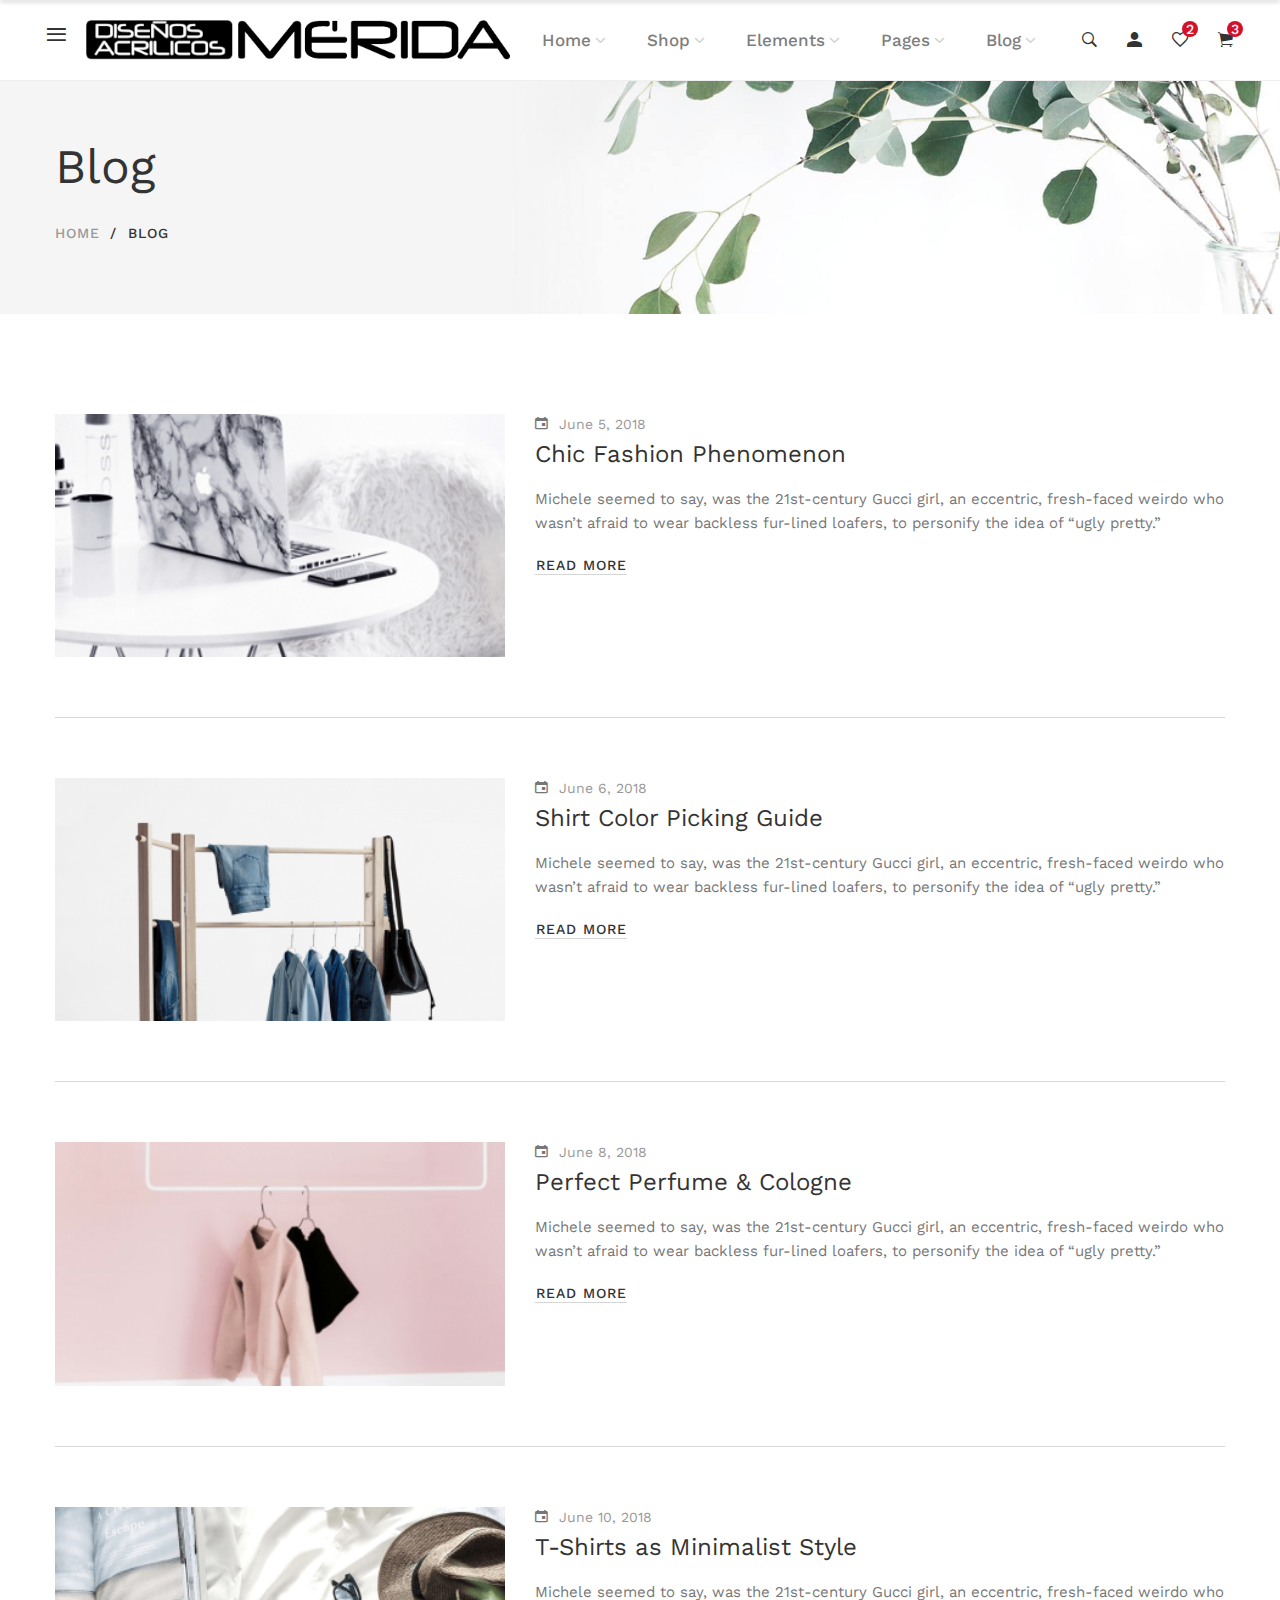
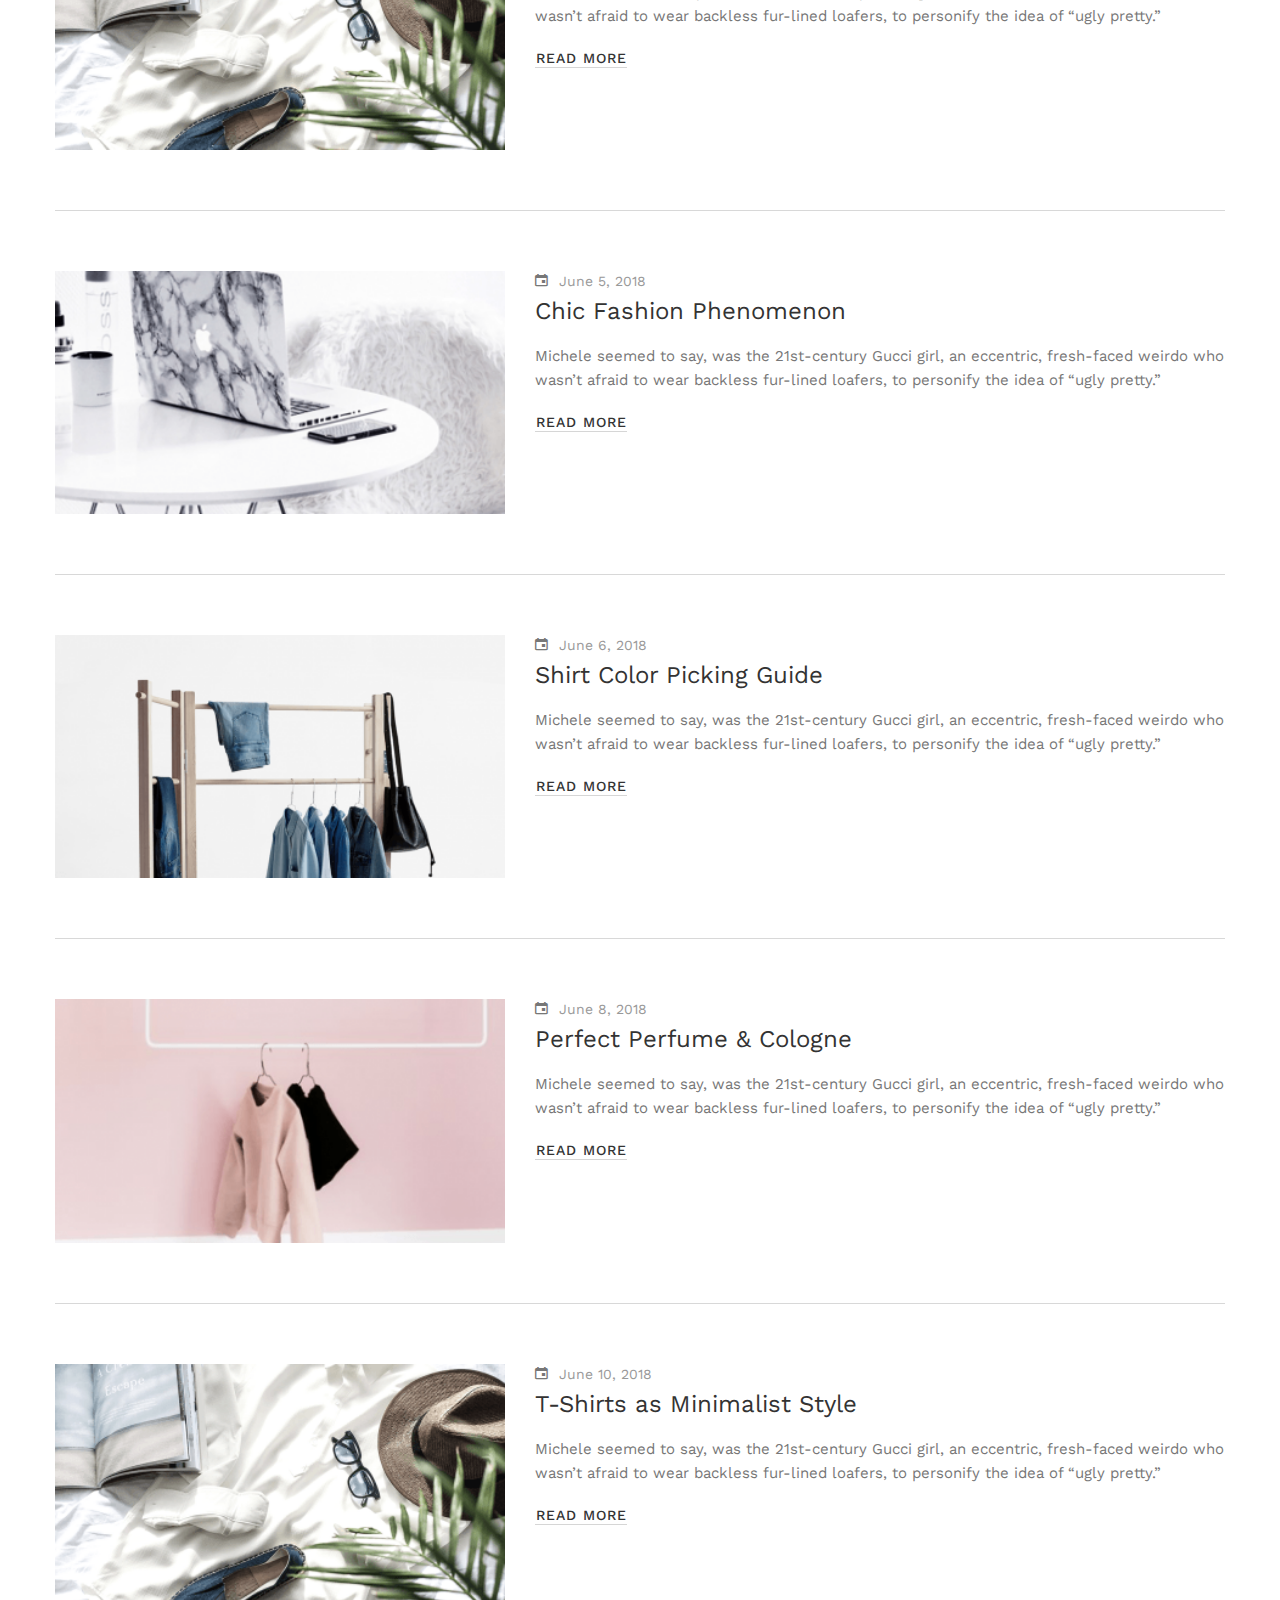
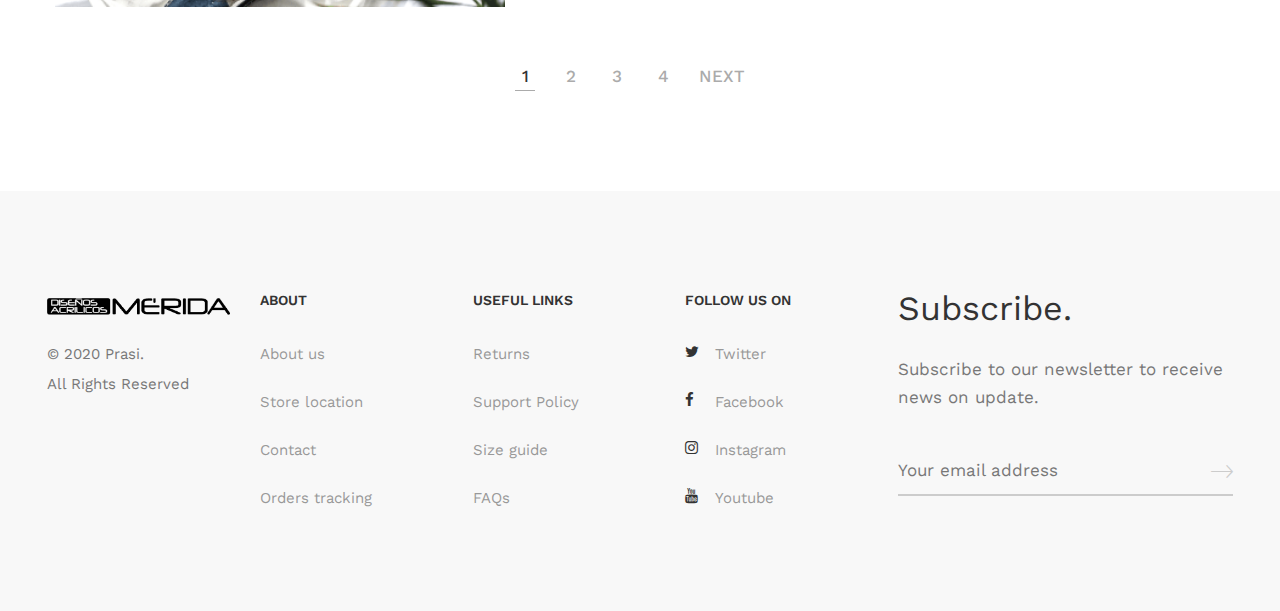
<file: blog-list-full-width.html>
<!DOCTYPE html>
<html class="no-js" lang="zxx">

<head>
	<meta charset="utf-8">
	<meta http-equiv="X-UA-Compatible" content="IE=edge">
	<title>Prasi - Multipurpose eCommerce Bootstrap4 Template</title>
	<meta name="description" content="">
	<meta name="viewport" content="width=device-width, initial-scale=1">
	<!-- Favicon -->
	<link rel="icon" href="assets/images/favicon.ico">

	<!-- CSS
	============================================ -->
	<!-- Bootstrap CSS -->
	<link href="assets/css/bootstrap.min.css" rel="stylesheet">

	<!-- FontAwesome CSS -->
	<link href="assets/css/font-awesome.min.css" rel="stylesheet">

	<!-- Ionicons CSS -->
	<link href="assets/css/ionicons.min.css" rel="stylesheet">

	<!-- Themify CSS -->
	<link href="assets/css/themify-icons.css" rel="stylesheet">

	<!-- Plugins CSS -->
	<link href="assets/css/plugins.css" rel="stylesheet">

	<!-- Helper CSS -->
	<link href="assets/css/helper.css" rel="stylesheet">

	<!-- Main CSS -->
	<link href="assets/css/main.css" rel="stylesheet">

	<!-- Modernizer JS -->
	<script src="assets/js/vendor/modernizr-2.8.3.min.js"></script>

</head>

<body>

	
	<!--=============================================
	=            Header offcanvas about         =
	=============================================-->
	
	<header class="header header-offcanvas-about header-sticky">
		
		<!--=======  header bottom  =======-->
		
		<div class="header-bottom pt-md-40 pb-md-40 pt-sm-40 pb-sm-40">
			<div class="container wide">

					<!--=======  header bottom container  =======-->
					
					<div class="header-bottom-container">
						
						<!--=======  logo with off canvas  =======-->
						
						<div class="logo-with-offcanvas d-flex">
	
							<!--=======  offcanvas about icon  =======-->
							
							<div class="offcanvas-about-icon mr-20 d-none d-lg-block">
								<a href="javascript:void(0)" id="offcanvas-about-icon">
									<i class="ion-navicon"></i>
								</a>
							</div>
							
							<!--=======  End of offcanvas about icon  =======-->
		
							<!--=======  logo   =======-->
							
							<div class="logo">
								<a href="index.html">
									<img src="assets/images/logo.png" class="img-fluid" alt="">
								</a>
							</div>
							
							<!--=======  End of logo   =======-->
						</div>
						
						<!--=======  End of logo with off canvas  =======-->
	
						<!--=======  header bottom navigation  =======-->
						
						<div class="header-bottom-navigation">
								<div class="site-main-nav d-none d-lg-block">
									<nav class="site-nav center-menu">
										<ul>
											<li class="menu-item-has-children"><a href="index.html">Home</a>
												<ul class="sub-menu mega-menu mega-menu-column-5">
													<li><a href="javascript:void(0)" class="mega-column-title">Home Group</a>
														<ul class="mega-sub-menu">
															<li><a href="index-trending.html">Trending</a><img src="assets/images/home-preview/01.jpg" class="img-fluid" alt=""></li>
															<li><a href="index-collection.html">My collection</a><img src="assets/images/home-preview/02.jpg" class="img-fluid" alt=""></li>
															<li><a href="index-special.html">Special</a><img src="assets/images/home-preview/03.jpg" class="img-fluid" alt=""></li>
															<li><a href="index-concept.html">concept</a><img src="assets/images/home-preview/04.jpg" class="img-fluid" alt=""></li>
															<li><a href="index-smart.html">smart design</a><img src="assets/images/home-preview/05.jpg" class="img-fluid" alt=""></li>
														</ul>
													</li>
													<li><a href="javascript:void(0)" class="mega-column-title">Home Group</a>
														<ul class="mega-sub-menu">
															<li><a href="index-furniture.html">Furniture </a><img src="assets/images/home-preview/06.jpg" class="img-fluid" alt=""></li>
															<li><a href="index-essentials.html">Essentials</a><img src="assets/images/home-preview/07.jpg" class="img-fluid" alt=""></li>
															<li><a href="index-lookbook.html">Lookbook</a><img src="assets/images/home-preview/08.jpg" class="img-fluid" alt=""></li>
															<li><a href="index-wearables.html">Wearables</a><img src="assets/images/home-preview/09.jpg" class="img-fluid" alt=""></li>
															<li><a href="index-accessories.html">Accessories</a><img src="assets/images/home-preview/10.jpg" class="img-fluid" alt=""></li>
														</ul>
													</li>
													<li><a href="javascript:void(0)" class="mega-column-title">Home Group</a>
														<ul class="mega-sub-menu">
															<li><a href="index-shoppable.html">Shoppable</a><img src="assets/images/home-preview/11.jpg" class="img-fluid" alt=""></li>
															<li><a href="index-instagram.html">Instagram Shop</a><img src="assets/images/home-preview/12.jpg" class="img-fluid" alt=""></li>
															<li><a href="index-fashion.html">Fashion</a><img src="assets/images/home-preview/13.jpg" class="img-fluid" alt=""></li>
															<li><a href="index-perfumes.html">Perfumes</a><img src="assets/images/home-preview/14.jpg" class="img-fluid" alt=""></li>
															<li><a href="index-cosmetics.html">Cosmetics</a><img src="assets/images/home-preview/15.jpg" class="img-fluid" alt=""></li>
														</ul>
													</li>
													<li><a href="javascript:void(0)" class="mega-column-title">Home Group</a>
														<ul class="mega-sub-menu">
															<li><a href="index-decor.html">Home Decor</a><img src="assets/images/home-preview/16.png" class="img-fluid" alt=""></li>
															<li><a href="index-creative.html">Creative</a><img src="assets/images/home-preview/17.png" class="img-fluid" alt=""></li>
														</ul>
													</li>
													<li>
														<div class="menu-image">
															<img src="assets/images/menu-image/menu-element.png" class="img-fluid" alt="">
														</div>
													</li>
												</ul>
											</li>
											<li class="menu-item-has-children"><a href="shop-left-sidebar.html">Shop</a>
												<ul class="sub-menu mega-menu mega-menu-column-4">
													<li><a href="javascript:void(0)" class="mega-column-title">Shop Pages</a>
														<ul class="mega-sub-menu">
															<li><a href="shop-no-sidebar.html">Shop No Sidebar</a></li>
															<li><a href="shop-left-sidebar.html">Shop Left Sidebar</a></li>
															<li><a href="shop-right-sidebar.html">Shop Right Sidebar</a></li>
															<li><a href="shop-fullwidth-no-space.html">Shop Fullwidth No Space</a></li>
															<li><a href="shop-fullwidth-no-sidebar.html">Shop Fullwidth No Sidebar</a></li>
															<li><a href="shop-fullwidth-left-sidebar.html">Shop Fullwidth Left Sidebar</a></li>
															<li><a href="shop-fullwidth-right-sidebar.html">Shop Fullwidth Right Sidebar</a></li>
														</ul>
													</li>
													<li><a href="javascript:void(0)" class="mega-column-title">Shop Pages</a>
														<ul class="mega-sub-menu">
															<li><a href="shop-product-basic.html">Basic </a></li>
															<li><a href="shop-product-fullwidth.html">Fullwidth</a></li>
															<li><a href="shop-product-sticky-details.html">Sticky details</a></li>
															<li><a href="shop-product-with-sidebar.html">With Sidebar</a></li>
															<li><a href="shop-product-extra-content.html">Extra Content</a></li>
															<li><a href="shop-product-variation-image.html">Variation Image</a></li>
															<li><a href="shop-product-bought-together.html">Bought Together</a></li>
														</ul>
													</li>
													<li><a href="javascript:void(0)" class="mega-column-title">Shop Pages</a>
														<ul class="mega-sub-menu">
															<li><a href="shop-product-with-background.html">Product with background</a></li>
															<li><a href="shop-cart.html">Shopping Cart</a></li>
															<li><a href="shop-checkout.html">Checkout</a></li>
															<li><a href="shop-order-tracking.html">Order Tracking</a></li>
															<li><a href="shop-wishlist.html">Wishlist</a></li>
															<li><a href="shop-customer-login.html">Customer Login</a></li>
															<li><a href="shop-by-brand.html">Shop by Brand</a></li>
														</ul>
													</li>
													<li>
														<div class="menu-image">
															<img src="assets/images/menu-image/megamenu-shop.png" class="img-fluid" alt="">
														</div>
													</li>
												</ul>
											</li>
											<li class="menu-item-has-children"><a href="javascript:void(0)">Elements</a>
												<ul class="sub-menu mega-menu mega-menu-column-5">
													<li><a href="javascript:void(0)" class="mega-column-title">Shop / Products</a>
														<ul class="mega-sub-menu">
															<li><a href="element-product-categories.html">Product Categories</a></li>
															<li><a href="element-product-sliders.html">Product Sliders</a></li>
															<li><a href="element-product-tabs.html">Product Tabs</a></li>
															<li><a href="element-product-widget.html">Product Widget</a></li>
															<li><a href="element-recent-products.html">Recent Products</a></li>
														</ul>
													</li>
													<li><a href="javascript:void(0)" class="mega-column-title">Shop / Products</a>
														<ul class="mega-sub-menu">
															<li><a href="element-sale-products.html">Sale Products </a></li>
															<li><a href="element-featured-products.html">Featured products</a></li>
															<li><a href="element-top-rated-products.html">Top Rated products</a></li>
															<li><a href="element-bestselling-products.html">Best Selling products</a></li>
															<li><a href="element-product-attributes.html">Product Attributes</a></li>
														</ul>
													</li>
													<li><a href="javascript:void(0)" class="mega-column-title">Theming</a>
														<ul class="mega-sub-menu">
															<li><a href="element-blog-posts.html">Blog Posts</a></li>
															<li><a href="element-mailchimp-form.html">Mailchimp Form</a></li>
															<li><a href="element-icon-box.html">Icon Box</a></li>
															<li><a href="element-team-member.html">Team Member</a></li>
															<li><a href="element-instagram.html">Instagram</a></li>
														</ul>
													</li>
													<li><a href="javascript:void(0)" class="mega-column-title">Theming</a>
														<ul class="mega-sub-menu">
															<li><a href="element-faq.html">FAQs / Toggles</a></li>
															<li><a href="element-countdown-timer.html">Countdown Timer</a></li>
															<li><a href="element-button.html">Buttons</a></li>
															<li><a href="element-testimonials.html">Testimonials</a></li>
															<li><a href="element-google-maps.html">Google Maps</a></li>
														</ul>
													</li>
													<li>
														<div class="menu-image">
															<img src="assets/images/menu-image/menu-element.png" class="img-fluid" alt="">
														</div>
													</li>
												</ul>
											</li>
											<li class="menu-item-has-children"><a href="javascript:void(0)">Pages</a>
												<ul class="sub-menu single-column-menu">
													<li><a href="about-us.html">About Us</a></li>
													<li><a href="about-us-2.html">About Us 2</a></li>
													<li><a href="contact-us.html">Contact Us</a></li>
													<li><a href="faq.html">F.A.Q</a></li>
													<li><a href="coming-soon.html">Coming Soon</a></li>
													<li><a href="404.html">404</a></li>
												</ul>
											</li>
											<li class="menu-item-has-children "><a href="javascript:void(0)">Blog</a>
												<ul class="sub-menu single-column-menu single-column-has-children">
													<li><a href="blog-standard-right-sidebar.html">Standard Layout</a>
														<ul class="multilevel-submenu">
															<li><a href="blog-standard-right-sidebar.html">Right Sidebar</a></li>
															<li><a href="blog-standard-left-sidebar.html">Left Sidebar</a></li>
															<li><a href="blog-standard-full-width.html">Full Width</a></li>
														</ul>
													</li>
													<li><a href="blog-grid-right-sidebar.html">Grid Layout</a>
														<ul class="multilevel-submenu">
															<li><a href="blog-grid-right-sidebar.html">Right Sidebar</a></li>
															<li><a href="blog-grid-left-sidebar.html">Left Sidebar</a></li>
															<li><a href="blog-grid-full-width.html">Full Width</a></li>
														</ul>
													</li>
													<li><a href="blog-list-right-sidebar.html">List Layout</a>
														<ul class="multilevel-submenu">
															<li><a href="blog-list-right-sidebar.html">Right Sidebar</a></li>
															<li><a href="blog-list-left-sidebar.html">Left Sidebar</a></li>
															<li><a href="blog-list-full-width.html">Full Width</a></li>
														</ul>
													</li>
													<li><a href="blog-masonry-right-sidebar.html">Masonry Layout</a>
														<ul class="multilevel-submenu">
															<li><a href="blog-masonry-right-sidebar.html">Right Sidebar</a></li>
															<li><a href="blog-masonry-left-sidebar.html">Left Sidebar</a></li>
															<li><a href="blog-masonry-full-width.html">Full Width</a></li>
														</ul>
													</li>
													<li><a href="blog-full-then-grid-right-sidebar.html">1st Full Then Grid Layout</a>
														<ul class="multilevel-submenu">
															<li><a href="blog-full-then-grid-right-sidebar.html">Right Sidebar</a></li>
															<li><a href="blog-full-then-grid-left-sidebar.html">Left Sidebar</a></li>
															<li><a href="blog-full-then-grid-full-width.html">Full Width</a></li>
														</ul>
													</li>
													<li><a href="blog-single-post-right-sidebar.html">Single Post Layout</a>
														<ul class="multilevel-submenu">
															<li><a href="blog-single-post-right-sidebar.html">Right Sidebar</a></li>
															<li><a href="blog-single-post-left-sidebar.html">Left Sidebar</a></li>
															<li><a href="blog-single-post-full-width.html">Full Width</a></li>
														</ul>
													</li>
												</ul>
											</li>
										</ul>
									</nav>
								</div>
						</div>
						
						<!--=======  End of header bottom navigation  =======-->

						<!--=======  headeer right container  =======-->
						
						<div class="header-right-container">

							<!--=======  header right icons  =======-->
							
							<div class="header-right-icons d-flex justify-content-end align-items-center h-100">
								<!--=======  single-icon  =======-->
								
								<div class="single-icon search">
									<a href="javascript:void(0)" id="search-icon">
										<i class="ion-ios-search-strong"></i>
									</a>
								</div>
								
								<!--=======  End of single-icon  =======-->
								<!--=======  single-icon  =======-->
								
								<div class="single-icon user-login">
									<a href="shop-customer-login.html">
										<i class="ion-android-person"></i>
									</a>
								</div>
								
								<!--=======  End of single-icon  =======-->
								<!--=======  single-icon  =======-->
								
								<div class="single-icon wishlist">
									<a href="javascript:void(0)" id="offcanvas-wishlist-icon">
										<i class="ion-android-favorite-outline"></i>
										<span class="count">2</span>
									</a>
								</div>
								
								<!--=======  End of single-icon  =======-->
								<!--=======  single-icon  =======-->
								
								<div class="single-icon cart">
									<a href="javascript:void(0)" id="offcanvas-cart-icon">
										<i class="ion-ios-cart"></i>
										<span class="count">3</span>
									</a>
								</div>
								<!--=======  End of single-icon  =======-->
							</div>
							<!--=======  End of header right icons  =======-->
		
						</div>
						
						<!--=======  End of headeer right container  =======-->
						
						
					</div>
					
					<!--=======  End of header bottom container  =======-->
					
					<!-- Mobile Navigation Start Here -->

					<div class="site-mobile-navigation d-block d-lg-none">
						<div id="dl-menu" class="dl-menuwrapper site-mobile-nav">
							<!--Site Mobile Menu Toggle Start-->
							<button class="dl-trigger hamburger hamburger--spin">
								<span class="hamburger-box">
									<span class="hamburger-inner"></span>
								</span>
							</button><!--Site Mobile Menu Toggle End-->
							<ul class="dl-menu dl-menu-toggle">
								<li class=""><a href="blog-list-full-width.html#">Home</a>
									<ul class="dl-submenu">
										<li class=""> <a href="blog-list-full-width.html#">Home Group One</a>
											<ul class="dl-submenu">
												<li><a href="index-trending.html">Trending</a></li>
												<li><a href="index-collection.html">My collection</a></li>
												<li><a href="index-special.html">Special</a></li>
												<li><a href="index-concept.html">concept</a></li>
												<li><a href="index-smart.html">smart design</a></li>
											</ul>
										</li>
										<li> <a href="blog-list-full-width.html#">Home Group Two</a>
											<ul class="dl-submenu">
													<li><a href="index-furniture.html">Furniture </a></li>
													<li><a href="index-essentials.html">Essentials</a></li>
													<li><a href="index-lookbook.html">Lookbook</a></li>
													<li><a href="index-wearables.html">Wearables</a></li>
													<li><a href="index-accessories.html">Accessories</a></li>
											</ul>
										</li>
										<li> <a href="blog-list-full-width.html#">Home Group three</a>
											<ul class="dl-submenu">
												<li><a href="index-shoppable.html">Shoppable</a></li>
												<li><a href="index-instagram.html">Instagram Shop</a></li>
												<li><a href="index-fashion.html">Fashion</a></li>
												<li><a href="index-perfumes.html">Perfumes</a></li>
												<li><a href="index-cosmetics.html">Cosmetics</a></li>
											</ul>
										</li>
										<li> <a href="blog-list-full-width.html#">Home Group four</a>
											<ul class="dl-submenu">
												<li><a href="index-decor.html">Home Decor</a></li>
												<li><a href="index-creative.html">Creative</a></li>
											</ul>
										</li>
									</ul>
								</li>

								<li><a href="blog-list-full-width.html#">Shop</a>
									<ul class="dl-submenu">
										<li class=""> <a href="blog-list-full-width.html#">Shop Pages</a>
											<ul class="dl-submenu">
												<li><a href="shop-no-sidebar.html">Shop No Sidebar</a></li>
												<li><a href="shop-left-sidebar.html">Shop Left Sidebar</a></li>
												<li><a href="shop-right-sidebar.html">Shop Right Sidebar</a></li>
												<li><a href="shop-fullwidth-no-space.html">Shop Fullwidth No Space</a></li>
												<li><a href="shop-fullwidth-no-sidebar.html">Shop Fullwidth No Sidebar</a></li>
												<li><a href="shop-fullwidth-left-sidebar.html">Shop Fullwidth Left Sidebar</a></li>
												<li><a href="shop-fullwidth-right-sidebar.html">Shop Fullwidth Right Sidebar</a></li>
											</ul>
										</li>
										<li class=""> <a href="blog-list-full-width.html#">Product Details Pages</a>
											<ul class="dl-submenu">
												<li><a href="shop-product-basic.html">Basic </a></li>
												<li><a href="shop-product-fullwidth.html">Fullwidth</a></li>
												<li><a href="shop-product-sticky-details.html">Sticky details</a></li>
												<li><a href="shop-product-with-sidebar.html">With Sidebar</a></li>
												<li><a href="shop-product-extra-content.html">Extra Content</a></li>
												<li><a href="shop-product-variation-image.html">Variation Image</a></li>
												<li><a href="shop-product-bought-together.html">Bought Together</a></li>
												

											</ul>
										</li>
										<li class=""> <a href="blog-list-full-width.html#">Other Shop Pages</a>
											<ul class="dl-submenu">
												<li><a href="shop-product-with-background.html">Product with background</a></li>
												<li><a href="shop-cart.html">Shopping Cart</a></li>
												<li><a href="shop-checkout.html">Checkout</a></li>
												<li><a href="shop-order-tracking.html">Order Tracking</a></li>
												<li><a href="shop-wishlist.html">Wishlist</a></li>
												<li><a href="shop-customer-login.html">Customer Login</a></li>
												<li><a href="shop-by-brand.html">Shop by Brand</a></li>

											</ul>
										</li>


									</ul>
								</li>
								<li><a href="blog-list-full-width.html#">Elements</a>
									<ul class="dl-submenu">
										<li class=""> <a href="blog-list-full-width.html#">Shop / Products</a>
											<ul class="dl-submenu">
												<li><a href="element-product-categories.html">Product Categories</a></li>
												<li><a href="element-product-sliders.html">Product Sliders</a></li>
												<li><a href="element-product-tabs.html">Product Tabs</a></li>
												<li><a href="element-product-widget.html">Product Widget</a></li>
												<li><a href="element-recent-products.html">Recent Products</a></li>
											</ul>
										</li>
										<li class=""> <a href="blog-list-full-width.html#">Shop / Products</a>
											<ul class="dl-submenu">
													<li><a href="element-sale-products.html">Sale Products </a></li>
													<li><a href="element-featured-products.html">Featured products</a></li>
													<li><a href="element-top-rated-products.html">Top Rated products</a></li>
													<li><a href="element-bestselling-products.html">Best Selling products</a></li>
													<li><a href="element-product-attributes.html">Product Attributes</a></li>
											</ul>
										</li>
										<li class=""> <a href="blog-list-full-width.html#">Theming</a>
											<ul class="dl-submenu">
												<li><a href="element-blog-posts.html">Blog Posts</a></li>
												<li><a href="element-mailchimp-form.html">Mailchimp Form</a></li>
												<li><a href="element-icon-box.html">Icon Box</a></li>
												<li><a href="element-team-member.html">Team Member</a></li>
												<li><a href="element-instagram.html">Instagram</a></li>

											</ul>
										</li>


									</ul>
								</li>
								<li><a href="blog-list-full-width.html#">Pages</a>
									<ul class="dl-submenu">
										<li><a href="about-us.html">About Us</a></li>
										<li><a href="about-us-2.html">About Us 2</a></li>
										<li><a href="contact-us.html">Contact Us</a></li>
										<li><a href="faq.html">F.A.Q</a></li>
										<li><a href="coming-soon.html">Coming Soon</a></li>
										<li><a href="404.html">404</a></li>
									</ul>
								</li>
								<li><a href="blog-list-full-width.html#">Blog</a>
									<ul class="dl-submenu">
										<li><a href="blog-list-full-width.html#">Standard Layout</a>
											<ul class="dl-submenu">
												<li><a href="blog-standard-right-sidebar.html">Right Sidebar</a></li>
												<li><a href="blog-standard-left-sidebar.html">Left Sidebar</a></li>
												<li><a href="blog-standard-full-width.html">Full Width</a></li>
											</ul>
										</li>
										<li><a href="blog-list-full-width.html#">Grid Layout</a>
											<ul class="dl-submenu">
												<li><a href="blog-grid-right-sidebar.html">Right Sidebar</a></li>
												<li><a href="blog-grid-left-sidebar.html">Left Sidebar</a></li>
												<li><a href="blog-grid-full-width.html">Full Width</a></li>
											</ul>
										</li>
										<li><a href="blog-list-full-width.html#">List Layout</a>
											<ul class="dl-submenu">
												<li><a href="blog-list-right-sidebar.html">Right Sidebar</a></li>
												<li><a href="blog-list-left-sidebar.html">Left Sidebar</a></li>
												<li><a href="blog-list-full-width.html">Full Width</a></li>
											</ul>
										</li>
										<li><a href="blog-list-full-width.html#">Masonry Layout</a>
											<ul class="dl-submenu">
												<li><a href="blog-masonry-right-sidebar.html">Right Sidebar</a></li>
												<li><a href="blog-masonry-left-sidebar.html">Left Sidebar</a></li>
												<li><a href="blog-masonry-full-width.html">Full Width</a></li>
											</ul>
										</li>
										<li><a href="blog-list-full-width.html#">1st Full Then Grid</a>
											<ul class="dl-submenu">
												<li><a href="blog-full-then-grid-right-sidebar.html">Right Sidebar</a></li>
												<li><a href="blog-full-then-grid-left-sidebar.html">Left Sidebar</a></li>
												<li><a href="blog-full-then-grid-full-width.html">Full Width</a></li>
											</ul>
										</li>
										<li><a href="blog-list-full-width.html#">Single Post Layout</a>
											<ul class="dl-submenu">
												<li><a href="blog-single-post-right-sidebar.html">Right Sidebar</a></li>
												<li><a href="blog-single-post-left-sidebar.html">Left Sidebar</a></li>
												<li><a href="blog-single-post-full-width.html">Full Width</a></li>
											</ul>
										</li>
									</ul>
								</li>
							</ul>
						</div>
					</div>

					<!-- Mobile Navigation End Here -->
					
						
			</div>
		</div>
	
		<!--=======  End of header bottom  =======-->
	</header>
	
	<!--===== End of Header offcanvas about ======-->

	<!--=======  breadcrumb area =======-->

	<div class="breadcrumb-area breadcrumb-bg-1 pt-50 pb-70 mb-100">
		<div class="container">
			<div class="row">
				<div class="col-lg-12">
					<h1 class="breadcrumb-title">Blog</h1>

					<!--=======  breadcrumb list  =======-->
					
						<ul class="breadcrumb-list">
							<li class="breadcrumb-list__item"><a href="index.html">HOME</a></li>
							<li class="breadcrumb-list__item breadcrumb-list__item--active">Blog</li>
						</ul>
					
					<!--=======  End of breadcrumb list  =======-->

				</div>
			</div>
		</div>
	</div>
	
    <!--=======  End of breadcrumb area =======-->
    
    <!--=============================================
    =            blog page wrapper         =
    =============================================-->
    
    <div class="blog-page-wrapper mb-100">
        <div class="container">
            <div class="row">
                <div class="col-lg-3 order-2 d-none">
                    <!--=======  page sidebar  =======-->
						
                    <div class="page-sidebar">
                            <!--=======  single sidebar widget  =======-->
                            
                            <div class="single-sidebar-widget mb-40">
                                <!--=======  search widget  =======-->
                                
                                <div class="search-widget">
                                    <form action="blog-list-full-width.html#">
                                        <input type="search" placeholder="Search products ...">
                                        <button type="button"><i class="ion-android-search"></i></button>
                                    </form>
                                </div>
                                
                                <!--=======  End of search widget  =======-->
                            </div>
                            
                            
                            <!--=======  End of single sidebarwidget  =======-->

                            <!--=======  single sidebar widget  =======-->
                            
                            <div class="single-sidebar-widget mb-40">
                                <h2 class="single-sidebar-widget--title">Categories</h2>
                                <ul class="single-sidebar-widget--list single-sidebar-widget--list--category">
                                    <li class="has-children">
                                        <a href="shop-left-sidebar.html">Cosmetic </a> <span class="quantity">5</span>
                                        <ul>
                                            <li><a href="shop-left-sidebar.html">For body</a></li>
                                            <li><a href="shop-left-sidebar.html">Make up</a></li>
                                            <li><a href="shop-left-sidebar.html">New</a></li>
                                            <li><a href="shop-left-sidebar.html">Perfumes</a></li>
                                        </ul>
                                    </li>
                                    <li class="has-children">
                                        <a href="shop-left-sidebar.html">Furniture </a> <span class="quantity">23</span>
                                        <ul>
                                            <li><a href="shop-left-sidebar.html">Sofas</a></li>
                                            <li><a href="shop-left-sidebar.html">Armchairs</a></li>
                                            <li><a href="shop-left-sidebar.html">Desk Chairs</a></li>
                                            <li><a href="shop-left-sidebar.html">Dining Chairs</a></li>
                                        </ul>
                                    </li>
                                    <li><a href="shop-left-sidebar.html">Watches </a> <span class="quantity">12</span></li> 
                                    <li><a href="shop-left-sidebar.html">Bags </a> <span class="quantity">22</span></li> 
                                    <li><a href="shop-left-sidebar.html">Uncategorized </a> <span class="quantity">14</span></li> 
                                </ul>
                            </div>
    
                            <!--=======  End of single sidebar widget  =======-->

                          

                            <!--=======  single sidebar widget  =======-->
                            
                            <div class="single-sidebar-widget mb-40">
                                

                                <!--=======  widget post wrapper  =======-->
                                
                                <div class="widget-post-wrapper">
                                <!--=======  single widget post  =======-->
                                
                                <div class="single-widget-post">
                                    <div class="image">
                                        <img src="assets/images/blog/post-thumbnail-100x120.png" class="img-fluid" alt="">
                                    </div>
                                    <div class="content">
                                        <h3 class="widget-post-title"><a href="blog-list-full-width.html#">Chic Fashion Phenomenon</a></h3>
                                        <p class="widget-post-date">June 5, 2018</p>
                                    </div>
                                </div>
                                
                                <!--=======  End of single widget post  =======-->
                                <!--=======  single widget post  =======-->
                                
                                <div class="single-widget-post">
                                    <div class="image">
                                        <img src="assets/images/blog/post-thumbnail-6-100x120.png" class="img-fluid" alt="">
                                    </div>
                                    <div class="content">
                                        <h3 class="widget-post-title"><a href="blog-list-full-width.html#">Go Your Own Way</a></h3>
                                        <p class="widget-post-date">June 5, 2018</p>
                                    </div>
                                </div>
                                
                                <!--=======  End of single widget post  =======-->
                                <!--=======  single widget post  =======-->
                                
                                <div class="single-widget-post">
                                    <div class="image">
                                        <img src="assets/images/blog/post-thumbnail-9-100x120.png" class="img-fluid" alt="">
                                    </div>
                                    <div class="content">
                                        <h3 class="widget-post-title"><a href="blog-list-full-width.html#">Home-made Body Lotion</a></h3>
                                        <p class="widget-post-date">June 5, 2018</p>
                                    </div>
                                </div>
                                
                                <!--=======  End of single widget post  =======-->

                                </div>
                                
                                <!--=======  End of widget post wrapper  =======-->
                            </div>
                            
                            <!--=======  End of single sidebar widget  =======-->

                            <!--=======  single sidebar widget  =======-->
                            
                            <div class="single-sidebar-widget mb-40">
                                <!--=======  blog sidebar banner  =======-->
                                
                                <div class="blog-sidebar-banner">
                                    <img src="assets/images/banners/ADS-blog.png" class="img-fluid" alt="">
                                </div>
                                
                                <!--=======  End of blog sidebar banner  =======-->
                            </div>
                            
                            <!--=======  End of single sidebar widget  =======-->

                            <!--=======  single sidebar widget  =======-->
                            
                            <div class="single-sidebar-widget">
                                <h2 class="single-sidebar-widget--title"> Popular Tags</h2>

                                <div class="tag-container">
                                    <a href="blog-list-full-width.html#">bags</a>
                                    <a href="blog-list-full-width.html#">chair</a>
                                    <a href="blog-list-full-width.html#">clock</a>
                                    <a href="blog-list-full-width.html#">comestic</a>
                                    <a href="blog-list-full-width.html#">fashion</a>
                                    <a href="blog-list-full-width.html#">furniture</a>
                                    <a href="blog-list-full-width.html#">holder</a>
                                    <a href="blog-list-full-width.html#">mask</a>
                                    <a href="blog-list-full-width.html#">men</a>
                                    <a href="blog-list-full-width.html#">oil</a>
                                </div>
                            </div>
                            
                            <!--=======  End of single sidebar widget  =======-->
                        </div>
                        
                        <!--=======  End of page sidebar  =======-->
                </div>
                <div class="col-lg-12 order-1">
                    <div class="row">
                        
                        <div class="col-md-12 mb-60">
                            <div class="single-slider-post single-slider-post--list">
                                <!--=======  image  =======-->
                                
                                <div class="single-slider-post__image single-slider-post--list__image mb-sm-30">
                                    <a href="blog-single-post-left-sidebar.html">
                                        <img src="assets/images/blog/post-thumbnail-1-370x200.png" class="img-fluid" alt="">
                                    </a>
                                </div>
                                
                                <!--=======  End of image  =======-->

                                <!--=======  content  =======-->
                                
                                <div class="single-slider-post__content single-slider-post--list__content">
                                    <div class="post-date">
                                        <i class="ion-android-calendar"></i>
                                        <a href="blog-standard-left-sidebar.html"> june 5, 2018</a>
                                    </div>
                                    <h2 class="post-title"><a href="blog-single-post-left-sidebar.html">Chic Fashion Phenomenon</a></h2>
                                    <p class="post-excerpt">Michele seemed to say, was the 21st-century Gucci girl, an eccentric, fresh-faced weirdo who wasn’t afraid to wear backless fur-lined loafers, to personify the idea of “ugly pretty.”</p>
                                    <a href="blog-single-post-left-sidebar.html" class="blog-readmore-btn">read more</a>
                                </div>
                                
                                <!--=======  End of content  =======-->
                            </div>
                        </div>

                        <div class="col-md-12 mb-60">
                            <div class="single-slider-post single-slider-post--list">
                                <!--=======  image  =======-->
                                
                                <div class="single-slider-post__image single-slider-post--list__image mb-sm-30">
                                    <a href="blog-single-post-left-sidebar.html">
                                        <img src="assets/images/blog/post-thumbnail-2-1-370x200.png" class="img-fluid" alt="">
                                    </a>
                                </div>
                                
                                <!--=======  End of image  =======-->

                                <!--=======  content  =======-->
                                
                                <div class="single-slider-post__content single-slider-post--list__content">
                                    <div class="post-date">
                                        <i class="ion-android-calendar"></i>
                                        <a href="blog-standard-left-sidebar.html"> june 6, 2018</a>
                                    </div>
                                    <h2 class="post-title"><a href="blog-single-post-left-sidebar.html">Shirt Color Picking Guide</a></h2>
                                    <p class="post-excerpt">Michele seemed to say, was the 21st-century Gucci girl, an eccentric, fresh-faced weirdo who wasn’t afraid to wear backless fur-lined loafers, to personify the idea of “ugly pretty.”</p>
                                    <a href="blog-single-post-left-sidebar.html" class="blog-readmore-btn">read more</a>
                                </div>
                                
                                <!--=======  End of content  =======-->
                            </div>
                        </div>

                        <div class="col-md-12 mb-60">
                            <div class="single-slider-post single-slider-post--list">
                                <!--=======  image  =======-->
                                
                                <div class="single-slider-post__image single-slider-post--list__image mb-sm-30">
                                    <a href="blog-single-post-left-sidebar.html">
                                        <img src="assets/images/blog/post-thumbnail-8-370x200.png" class="img-fluid" alt="">
                                    </a>
                                </div>
                                
                                <!--=======  End of image  =======-->

                                <!--=======  content  =======-->
                                
                                <div class="single-slider-post__content single-slider-post--list__content">
                                    <div class="post-date">
                                        <i class="ion-android-calendar"></i>
                                        <a href="blog-standard-left-sidebar.html"> june 8, 2018</a>
                                    </div>
                                    <h2 class="post-title"><a href="blog-single-post-left-sidebar.html">Perfect Perfume & Cologne</a></h2>
                                    <p class="post-excerpt">Michele seemed to say, was the 21st-century Gucci girl, an eccentric, fresh-faced weirdo who wasn’t afraid to wear backless fur-lined loafers, to personify the idea of “ugly pretty.”</p>
                                    <a href="blog-single-post-left-sidebar.html" class="blog-readmore-btn">read more</a>
                                </div>
                                
                                <!--=======  End of content  =======-->
                            </div>
                        </div>

                        <div class="col-md-12 mb-60">
                            <div class="single-slider-post single-slider-post--list">
                                <!--=======  image  =======-->
                                
                                <div class="single-slider-post__image single-slider-post--list__image mb-sm-30">
                                    <a href="blog-single-post-left-sidebar.html">
                                        <img src="assets/images/blog/post-thumbnail-370x200.png" class="img-fluid" alt="">
                                    </a>
                                </div>
                                
                                <!--=======  End of image  =======-->

                                <!--=======  content  =======-->
                                
                                <div class="single-slider-post__content single-slider-post--list__content">
                                    <div class="post-date">
                                        <i class="ion-android-calendar"></i>
                                        <a href="blog-standard-left-sidebar.html"> june 10, 2018</a>
                                    </div>
                                    <h2 class="post-title"><a href="blog-single-post-left-sidebar.html">T-Shirts as Minimalist Style</a></h2>
                                    <p class="post-excerpt">Michele seemed to say, was the 21st-century Gucci girl, an eccentric, fresh-faced weirdo who wasn’t afraid to wear backless fur-lined loafers, to personify the idea of “ugly pretty.”</p>
                                    <a href="blog-single-post-left-sidebar.html" class="blog-readmore-btn">read more</a>
                                </div>
                                
                                <!--=======  End of content  =======-->
                            </div>
                        </div>
                        
                        <div class="col-md-12 mb-60">
                            <div class="single-slider-post single-slider-post--list">
                                <!--=======  image  =======-->
                                
                                <div class="single-slider-post__image single-slider-post--list__image mb-sm-30">
                                    <a href="blog-single-post-left-sidebar.html">
                                        <img src="assets/images/blog/post-thumbnail-1-370x200.png" class="img-fluid" alt="">
                                    </a>
                                </div>
                                
                                <!--=======  End of image  =======-->

                                <!--=======  content  =======-->
                                
                                <div class="single-slider-post__content single-slider-post--list__content">
                                    <div class="post-date">
                                        <i class="ion-android-calendar"></i>
                                        <a href="blog-standard-left-sidebar.html"> june 5, 2018</a>
                                    </div>
                                    <h2 class="post-title"><a href="blog-single-post-left-sidebar.html">Chic Fashion Phenomenon</a></h2>
                                    <p class="post-excerpt">Michele seemed to say, was the 21st-century Gucci girl, an eccentric, fresh-faced weirdo who wasn’t afraid to wear backless fur-lined loafers, to personify the idea of “ugly pretty.”</p>
                                    <a href="blog-single-post-left-sidebar.html" class="blog-readmore-btn">read more</a>
                                </div>
                                
                                <!--=======  End of content  =======-->
                            </div>
                        </div>

                        <div class="col-md-12 mb-60">
                            <div class="single-slider-post single-slider-post--list">
                                <!--=======  image  =======-->
                                
                                <div class="single-slider-post__image single-slider-post--list__image mb-sm-30">
                                    <a href="blog-single-post-left-sidebar.html">
                                        <img src="assets/images/blog/post-thumbnail-2-1-370x200.png" class="img-fluid" alt="">
                                    </a>
                                </div>
                                
                                <!--=======  End of image  =======-->

                                <!--=======  content  =======-->
                                
                                <div class="single-slider-post__content single-slider-post--list__content">
                                    <div class="post-date">
                                        <i class="ion-android-calendar"></i>
                                        <a href="blog-standard-left-sidebar.html"> june 6, 2018</a>
                                    </div>
                                    <h2 class="post-title"><a href="blog-single-post-left-sidebar.html">Shirt Color Picking Guide</a></h2>
                                    <p class="post-excerpt">Michele seemed to say, was the 21st-century Gucci girl, an eccentric, fresh-faced weirdo who wasn’t afraid to wear backless fur-lined loafers, to personify the idea of “ugly pretty.”</p>
                                    <a href="blog-single-post-left-sidebar.html" class="blog-readmore-btn">read more</a>
                                </div>
                                
                                <!--=======  End of content  =======-->
                            </div>
                        </div>

                        <div class="col-md-12 mb-60">
                            <div class="single-slider-post single-slider-post--list">
                                <!--=======  image  =======-->
                                
                                <div class="single-slider-post__image single-slider-post--list__image mb-sm-30">
                                    <a href="blog-single-post-left-sidebar.html">
                                        <img src="assets/images/blog/post-thumbnail-8-370x200.png" class="img-fluid" alt="">
                                    </a>
                                </div>
                                
                                <!--=======  End of image  =======-->

                                <!--=======  content  =======-->
                                
                                <div class="single-slider-post__content single-slider-post--list__content">
                                    <div class="post-date">
                                        <i class="ion-android-calendar"></i>
                                        <a href="blog-standard-left-sidebar.html"> june 8, 2018</a>
                                    </div>
                                    <h2 class="post-title"><a href="blog-single-post-left-sidebar.html">Perfect Perfume & Cologne</a></h2>
                                    <p class="post-excerpt">Michele seemed to say, was the 21st-century Gucci girl, an eccentric, fresh-faced weirdo who wasn’t afraid to wear backless fur-lined loafers, to personify the idea of “ugly pretty.”</p>
                                    <a href="blog-single-post-left-sidebar.html" class="blog-readmore-btn">read more</a>
                                </div>
                                
                                <!--=======  End of content  =======-->
                            </div>
                        </div>

                        <div class="col-md-12 mb-60">
                            <div class="single-slider-post single-slider-post--list border-0 pb-0">
                                <!--=======  image  =======-->
                                
                                <div class="single-slider-post__image single-slider-post--list__image mb-sm-30">
                                    <a href="blog-single-post-left-sidebar.html">
                                        <img src="assets/images/blog/post-thumbnail-370x200.png" class="img-fluid" alt="">
                                    </a>
                                </div>
                                
                                <!--=======  End of image  =======-->

                                <!--=======  content  =======-->
                                
                                <div class="single-slider-post__content single-slider-post--list__content">
                                    <div class="post-date">
                                        <i class="ion-android-calendar"></i>
                                        <a href="blog-standard-left-sidebar.html"> june 10, 2018</a>
                                    </div>
                                    <h2 class="post-title"><a href="blog-single-post-left-sidebar.html">T-Shirts as Minimalist Style</a></h2>
                                    <p class="post-excerpt">Michele seemed to say, was the 21st-century Gucci girl, an eccentric, fresh-faced weirdo who wasn’t afraid to wear backless fur-lined loafers, to personify the idea of “ugly pretty.”</p>
                                    <a href="blog-single-post-left-sidebar.html" class="blog-readmore-btn">read more</a>
                                </div>
                                
                                <!--=======  End of content  =======-->
                            </div>
                        </div>

                    </div>

                    <div class="row">
                        <div class="col-lg-12">
                            <!--=======  pagination  =======-->
                            
                            <div class="pagination text-center">
                                <ul>
                                    <li class="active"><a href="blog-list-full-width.html#">1</a></li>
                                    <li><a href="blog-list-full-width.html#">2</a></li>
                                    <li><a href="blog-list-full-width.html#">3</a></li>
                                    <li><a href="blog-list-full-width.html#">4</a></li>
                                    <li><a href="blog-list-full-width.html#">NEXT</a></li>
                                </ul>
                            </div>
                            
                            <!--=======  End of pagination  =======-->
                        </div>
                    </div>
                    
                </div>
            </div>
        </div>
    </div>
    
    <!--=====  End of blog page wrapper  ======-->


	<!--=============================================
	=            footer area         =
	=============================================-->
	
	<div class="footer-container footer-one pt-100 pb-50">
		<div class="container wide">
			<div class="row">
				<div class="col footer-single-widget">
					<!--=======  copyright text  =======-->
						<!--=======  logo  =======-->
						
						<div class="logo">
							<img src="assets/images/logo.png" class="img-fluid" alt="">
						</div>
						
						<!--=======  End of logo  =======-->

						<!--=======  copyright text  =======-->
						
						<div class="copyright-text">
							<p> &copy; 2020 Prasi.  <span>All Rights Reserved</span></p>
						</div>
						
						<!--=======  End of copyright text  =======-->
					
					<!--=======  End of copyright text  =======-->
				</div>
				<div class="col footer-single-widget">
					<!--=======  single widget  =======-->
						<h5 class="widget-title">ABOUT</h5>

						<!--=======  footer navigation container  =======-->
						
						<div class="footer-nav-container">
							<nav>
								<ul>
									<li><a href="blog-list-full-width.html#">About us</a></li>
									<li><a href="blog-list-full-width.html#">Store location</a></li>
									<li><a href="blog-list-full-width.html#">Contact</a></li>
									<li><a href="blog-list-full-width.html#">Orders tracking</a></li>
								</ul>
							</nav>
						</div>
						
						<!--=======  End of footer navigation container  =======-->
					
					<!--=======  single widget  =======-->
				</div>
				<div class="col footer-single-widget">
					<!--=======  single widget  =======-->
						<h5 class="widget-title">USEFUL LINKS</h5>

						<!--=======  footer navigation container  =======-->
						
						<div class="footer-nav-container">
							<nav>
								<ul>
									<li><a href="blog-list-full-width.html#">Returns</a></li>
									<li><a href="blog-list-full-width.html#">Support Policy</a></li>
									<li><a href="blog-list-full-width.html#">Size guide</a></li>
									<li><a href="blog-list-full-width.html#">FAQs</a></li>
								</ul>
							</nav>
						</div>
						
						<!--=======  End of footer navigation container  =======-->
					
					<!--=======  single widget  =======-->
				</div>

				<div class="col footer-single-widget">
					<!--=======  single widget  =======-->
						<h5 class="widget-title">FOLLOW US ON</h5>

						<!--=======  footer navigation container  =======-->
						
						<div class="footer-nav-container footer-social-links">
							<nav>
								<ul>
									<li><a href="https://twitter.com/"><i class="fa fa-twitter"></i> Twitter</a></li>
									<li><a href="https://facebook.com/"> <i class="fa fa-facebook"></i> Facebook</a></li>
									<li><a href="https://instagram.com/"><i class="fa fa-instagram"></i> Instagram</a></li>
									<li><a href="https://youtube.com/"> <i class="fa fa-youtube"></i> Youtube</a></li>
								</ul>
							</nav>
						</div>
						
						<!--=======  End of footer navigation container  =======-->
						
					
					<!--=======  single widget  =======-->
				</div>
				<div class="col footer-single-widget">
					<!--=======  single widget  =======-->
							
					<div class="footer-subscription-widget">
						<h2 class="footer-subscription-title">Subscribe.</h2>
						<p class="subscription-subtitle">Subscribe to our newsletter to receive news on update.</p>

						<!--=======  subscription form  =======-->
						
						<div class="subscription-form">
							<form id="mc-form" class="mc-form">
								<input type="email" placeholder="Your email address" required>
								<button type="submit"><i class="ion-ios-arrow-thin-right"></i></button>
							</form>
						</div>
						
						<!--=======  End of subscription form  =======-->

						<!-- mailchimp-alerts Start -->

						<div class="mailchimp-alerts">
							<div class="mailchimp-submitting"></div><!-- mailchimp-submitting end -->
							<div class="mailchimp-success"></div><!-- mailchimp-success end -->
							<div class="mailchimp-error"></div><!-- mailchimp-error end -->
						</div><!-- mailchimp-alerts end -->

					</div>
					
					<!--=======  End of single widget  =======-->
				</div>
			</div>
		</div>
	</div>
	
	<!--=====  End of footer area  ======-->

	<!--=============================================
	=            overlay items         =
	=============================================-->
	
	<!--=======  about overlay  =======-->
	
	<div class="header-offcanvas about-overlay" id="about-overlay">
		<div class="overlay-close inactive"></div>
		<div class="overlay-content">

			<!--=======  close icon  =======-->
			
			<span class="close-icon" id="about-close-icon">
				<a href="javascript:void(0)">
					<i class="ti-close"></i>
				</a>
			</span>
			
			<!--=======  End of close icon  =======-->

			<!--=======  overlay content container  =======-->
			
			<div class="overlay-content-container d-flex flex-column justify-content-between h-100">
				<!--=======  widget wrapper  =======-->

				<div class="widget-wrapper">
					<!--=======  single widget  =======-->
					
					<div class="single-widget">
						<h2 class="widget-title">About Us</h2>
						<p>At Prasi, we put a strong emphasis on simplicity, quality and usefulness of fashion products over other factors. Our fashion items never get outdated. They are not short-lived as normal fashion clothes.</p>
					</div>
					
					<!--=======  End of single widget  =======-->
				</div>
			
				<!--=======  End of widget wrapper  =======-->
	
				<!--=======  contact widget  =======-->
				
				<div class="contact-widget">
					<p class="email"><a href="mailto:contact@Prasi.com">contact@Prasi.com</a></p>
					<p class="phone">(+00) 123 567990</p>
	
					<div class="social-icons">
						<ul>
							<li><a href="https://www.twitter.com/" data-tippy="Twitter" data-tippy-inertia="true" data-tippy-animation="shift-away" data-tippy-delay="50" data-tippy-arrow="true" data-tippy-theme = "sharpborder" target="_blank"><i class="fa fa-twitter"></i></a></li>
							<li><a href="https://www.facebook.com/" data-tippy="Facebook" data-tippy-inertia="true" data-tippy-animation="shift-away" data-tippy-delay="50" data-tippy-arrow="true" data-tippy-theme = "sharpborder"  target="_blank"><i class="fa fa-facebook"></i></a></li>
							<li><a href="https://www.instagram.com/" data-tippy="Instagram" data-tippy-inertia="true" data-tippy-animation="shift-away" data-tippy-delay="50" data-tippy-arrow="true" data-tippy-theme = "sharpborder" target="_blank"><i class="fa fa-instagram"></i></a></li>
							<li><a href="https://www.youtube.com/" data-tippy="Youtube" data-tippy-inertia="true" data-tippy-animation="shift-away" data-tippy-delay="50" data-tippy-arrow="true" data-tippy-theme = "sharpborder" target="_blank"><i class="fa fa-youtube-play"></i></a></li>
						</ul>
					</div>
				</div>
				
				<!--=======  End of contact widget  =======-->
			</div>
			
			<!--=======  End of overlay content container  =======-->
		</div>
	</div>
	
	<!--=======  End of about overlay  =======-->

	<!--=======  wishlist overlay  =======-->
	
	<div class="wishlist-overlay" id="wishlist-overlay">
		<div class="wishlist-overlay-close inactive"></div>
		<div class="wishlist-overlay-content">
			<!--=======  close icon  =======-->
			
			<span class="close-icon" id="wishlist-close-icon">
				<a href="javascript:void(0)">
					<i class="ion-android-close"></i>
				</a>
			</span>
			
			<!--=======  End of close icon  =======-->

			<!--=======  offcanvas wishlist content container  =======-->
			
			<div class="offcanvas-cart-content-container">
				<h3 class="cart-title">Wishlist</h3>

				<div class="cart-product-wrapper">
					<div class="cart-product-container  ps-scroll">
						<!--=======  single cart product  =======-->
						
						<div class="single-cart-product">
							<span class="cart-close-icon">
								<a href="blog-list-full-width.html#"><i class="ti-close"></i></a>
							</span>
							<div class="image">
								<a href="shop-product-basic.html">
									<img src="assets/images/cart-product-image/01.jpg" class="img-fluid" alt="">
								</a>
							</div>
							<div class="content">
								<h5><a href="shop-product-basic.html">Dark Brown Leather Watch</a></h5>
								<p><span class="main-price discounted">$200.00</span> <span class="discounted-price">$180.00</span></p>
								
							</div>
						</div>
						
						<!--=======  End of single cart product  =======-->
						<!--=======  single cart product  =======-->
						
						<div class="single-cart-product">
							<span class="cart-close-icon">
								<a href="blog-list-full-width.html#"><i class="ti-close"></i></a>
							</span>
							<div class="image">
								<a href="shop-product-basic.html">
									<img src="assets/images/cart-product-image/02.jpg" class="img-fluid" alt="">
								</a>
							</div>
							<div class="content">
								<h5><a href="shop-product-basic.html">Dining Chair</a></h5>
								<p><span class="main-price discounted">$300.00</span> <span class="discounted-price">$220.00</span></p>
								
							</div>
						</div>
						
						<!--=======  End of single cart product  =======-->
						<!--=======  single cart product  =======-->
						
						<div class="single-cart-product">
							<span class="cart-close-icon">
								<a href="blog-list-full-width.html#"><i class="ti-close"></i></a>
							</span>
							<div class="image">
								<a href="shop-product-basic.html">
									<img src="assets/images/cart-product-image/03.jpg" class="img-fluid" alt="">
								</a>
							</div>
							<div class="content">
								<h5><a href="shop-product-basic.html">Creative Wooden Stand</a></h5>
								<p><span class="main-price discounted">$100.00</span> <span class="discounted-price">$80.00</span></p>
								
							</div>
						</div>
						
						<!--=======  End of single cart product  =======-->
						<!--=======  single cart product  =======-->
						
						<div class="single-cart-product">
							<span class="cart-close-icon">
								<a href="blog-list-full-width.html#"><i class="ti-close"></i></a>
							</span>
							<div class="image">
								<a href="shop-product-basic.html">
									<img src="assets/images/cart-product-image/01.jpg" class="img-fluid" alt="">
								</a>
							</div>
							<div class="content">
								<h5><a href="shop-product-basic.html">Dark Brown Leather Watch</a></h5>
								<p><span class="main-price discounted">$200.00</span> <span class="discounted-price">$180.00</span></p>
								
							</div>
						</div>
						
						<!--=======  End of single cart product  =======-->
						<!--=======  single cart product  =======-->
						
						<div class="single-cart-product">
							<span class="cart-close-icon">
								<a href="blog-list-full-width.html#"><i class="ti-close"></i></a>
							</span>
							<div class="image">
								<a href="shop-product-basic.html">
									<img src="assets/images/cart-product-image/02.jpg" class="img-fluid" alt="">
								</a>
							</div>
							<div class="content">
								<h5><a href="shop-product-basic.html">Creative Wooden Stand</a></h5>
								<p><span class="main-price discounted">$200.00</span> <span class="discounted-price">$180.00</span></p>
								
							</div>
						</div>
						
						<!--=======  End of single cart product  =======-->
					</div>

					<!--=======  cart buttons  =======-->
					
					<div class="cart-buttons">
						<a href="shop-wishlist.html">view wishlist</a>
					</div>
					
					<!--=======  End of cart buttons  =======-->
				</div>
			</div>
			
			<!--=======  End of offcanvas wishlist content container   =======-->
		</div>
	</div>
	
	<!--=======  End of wishlist overlay  =======-->

	<!--=======  cart overlay  =======-->
	
	<div class="cart-overlay" id="cart-overlay">
		<div class="cart-overlay-close inactive"></div>
		<div class="cart-overlay-content">
			<!--=======  close icon  =======-->
			
			<span class="close-icon" id="cart-close-icon">
				<a href="javascript:void(0)">
					<i class="ion-android-close"></i>
				</a>
			</span>
			
			<!--=======  End of close icon  =======-->

			<!--=======  offcanvas cart content container  =======-->
			
			<div class="offcanvas-cart-content-container">
				<h3 class="cart-title">Cart</h3>

				<div class="cart-product-wrapper">
					<div class="cart-product-container  ps-scroll">
						<!--=======  single cart product  =======-->
						
						<div class="single-cart-product">
							<span class="cart-close-icon">
								<a href="blog-list-full-width.html#"><i class="ti-close"></i></a>
							</span>
							<div class="image">
								<a href="shop-product-basic.html">
									<img src="assets/images/cart-product-image/01.jpg" class="img-fluid" alt="">
								</a>
							</div>
							<div class="content">
								<h5><a href="shop-product-basic.html">Dark Brown Leather Watch</a></h5>
								<p><span class="cart-count">2 x </span> <span class="discounted-price">$180.00</span></p>
								
							</div>
						</div>
						
						<!--=======  End of single cart product  =======-->
						<!--=======  single cart product  =======-->
						
						<div class="single-cart-product">
							<span class="cart-close-icon">
								<a href="blog-list-full-width.html#"><i class="ti-close"></i></a>
							</span>
							<div class="image">
								<a href="shop-product-basic.html">
									<img src="assets/images/cart-product-image/02.jpg" class="img-fluid" alt="">
								</a>
							</div>
							<div class="content">
								<h5><a href="shop-product-basic.html">Dining Chair</a></h5>
								<p><span class="cart-count">2 x </span> <span class="discounted-price">$220.00</span></p>
								
							</div>
						</div>
						
						<!--=======  End of single cart product  =======-->
						<!--=======  single cart product  =======-->
						
						<div class="single-cart-product">
							<span class="cart-close-icon">
								<a href="blog-list-full-width.html#"><i class="ti-close"></i></a>
							</span>
							<div class="image">
								<a href="shop-product-basic.html">
									<img src="assets/images/cart-product-image/03.jpg" class="img-fluid" alt="">
								</a>
							</div>
							<div class="content">
								<h5><a href="shop-product-basic.html">Creative Wooden Stand</a></h5>
								<p><span class="cart-count">2 x </span> <span class="discounted-price">$80.00</span></p>
								
							</div>
						</div>
						
						<!--=======  End of single cart product  =======-->
						<!--=======  single cart product  =======-->
						
						<div class="single-cart-product">
							<span class="cart-close-icon">
								<a href="blog-list-full-width.html#"><i class="ti-close"></i></a>
							</span>
							<div class="image">
								<a href="shop-product-basic.html">
									<img src="assets/images/cart-product-image/01.jpg" class="img-fluid" alt="">
								</a>
							</div>
							<div class="content">
								<h5><a href="shop-product-basic.html">Dark Brown Leather Watch</a></h5>
								<p><span class="cart-count">2 x </span> <span class="discounted-price">$180.00</span></p>
								
							</div>
						</div>
						
						<!--=======  End of single cart product  =======-->
						<!--=======  single cart product  =======-->
						
						<div class="single-cart-product">
							<span class="cart-close-icon">
								<a href="blog-list-full-width.html#"><i class="ti-close"></i></a>
							</span>
							<div class="image">
								<a href="shop-product-basic.html">
									<img src="assets/images/cart-product-image/02.jpg" class="img-fluid" alt="">
								</a>
							</div>
							<div class="content">
								<h5><a href="shop-product-basic.html">Creative Wooden Stand</a></h5>
								<p><span class="cart-count">2 x </span> <span class="discounted-price">$180.00</span></p>
								
							</div>
						</div>
						
						<!--=======  End of single cart product  =======-->
					</div>

					<!--=======  subtotal calculation  =======-->
					
					<p class="cart-subtotal">
						<span class="subtotal-title">Subtotal:</span>
						<span class="subtotal-amount">$200.00</span>
					</p>
					
					<!--=======  End of subtotal calculation  =======-->

					<!--=======  cart buttons  =======-->
					
					<div class="cart-buttons">
						<a href="shop-cart.html">view cart</a>
						<a href="shop-checkout.html">checkout</a>
					</div>
					
					<!--=======  End of cart buttons  =======-->

					<!--=======  free shipping text  =======-->
					
					<p class="free-shipping-text">
							Free Shipping on All Orders Over $100!
					</p>
					
					<!--=======  End of free shipping text  =======-->
				</div>
			</div>
				
				<!--=======  End of offcanvas cart content container   =======-->
		</div>
	</div>
	
	<!--=======  End of cart overlay  =======-->


	<!--=======  search overlay  =======-->
	
	<div class="search-overlay" id="search-overlay">
		
		<!--=======  close icon  =======-->
		
		<span class="close-icon search-close-icon">
			<a href="javascript:void(0)"  id="search-close-icon">
				<i class="ti-close"></i>
			</a>
		</span>
		
		<!--=======  End of close icon  =======-->

		<!--=======  search overlay content  =======-->
		
		<div class="search-overlay-content">
			<div class="input-box">
				<form action="index.html">
					<input type="search" placeholder="Search Products...">
				</form>
			</div>
			<div class="search-hint">
				<span># Hit enter to search or ESC to close</span>
			</div>
		</div>
		
		<!--=======  End of search overlay content  =======-->
	</div>
	
	<!--=======  End of search overlay  =======-->
	
	<!--=====  End of overlay items  ======-->

	<!-- scroll to top  -->
	<a href="blog-list-full-width.html#" class="scroll-top"></a>
	<!-- end of scroll to top -->

	<!-- JS
	============================================ -->
	<!-- jQuery JS -->
	<script src="assets/js/vendor/jquery.min.js"></script>

	<!-- Popper JS -->
	<script src="assets/js/popper.min.js"></script>

	<!-- Bootstrap JS -->
	<script src="assets/js/bootstrap.min.js"></script>

	<!-- Plugins JS -->
	<script src="assets/js/plugins.js"></script>

	<!-- Main JS -->
	<script src="assets/js/main.js"></script>

</body>

</html>
</file>
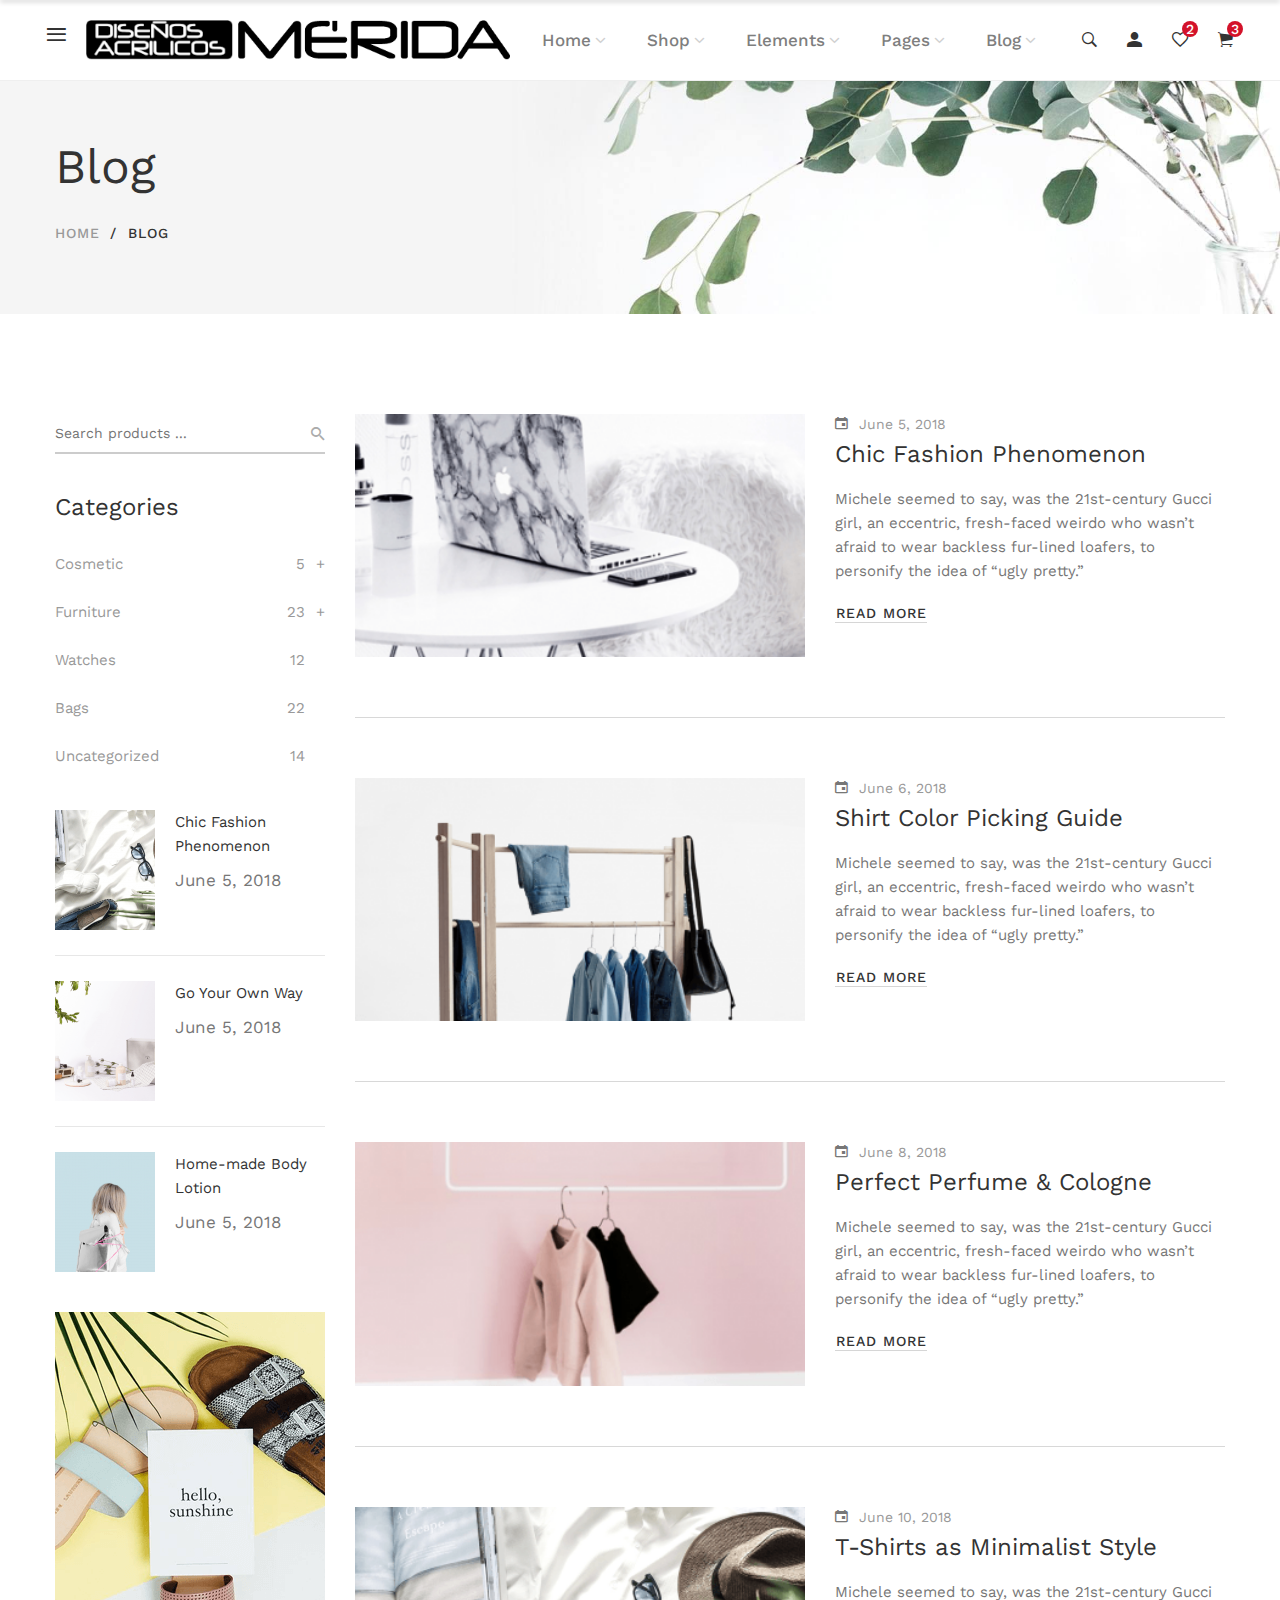
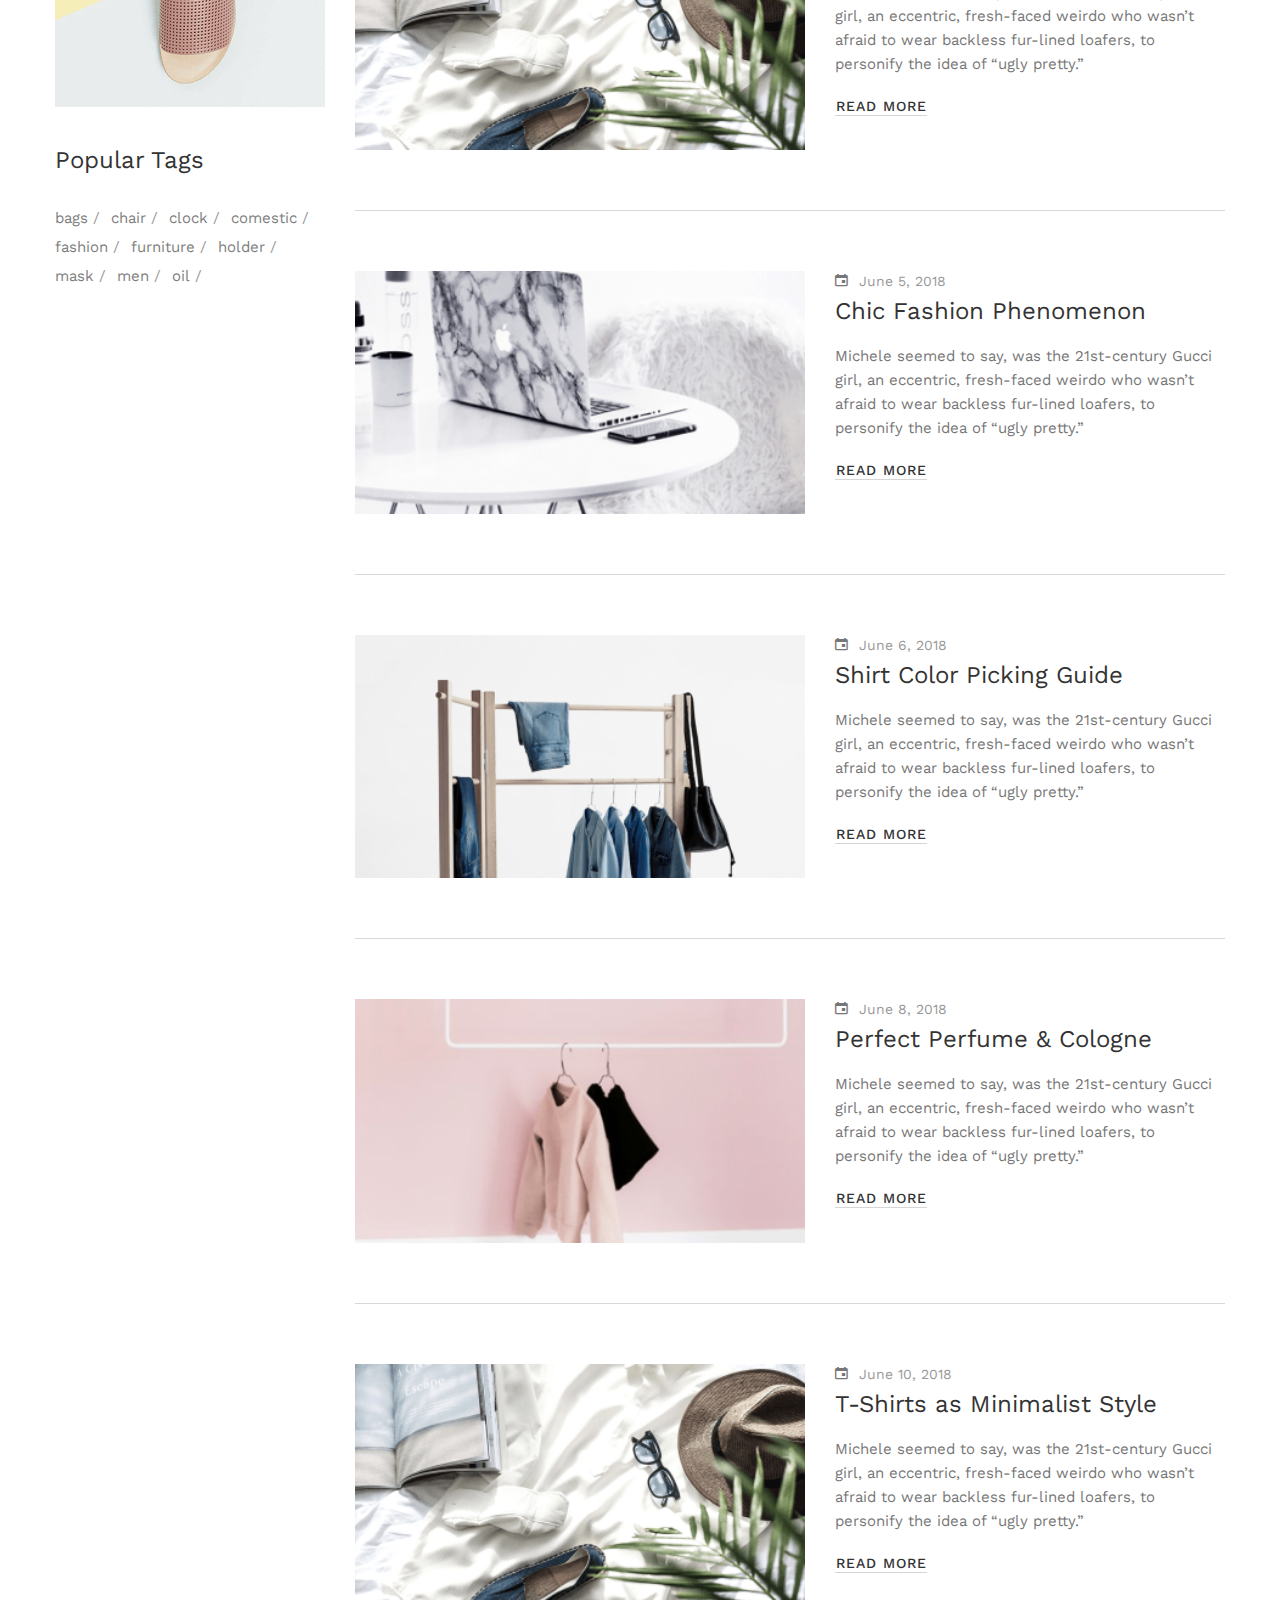
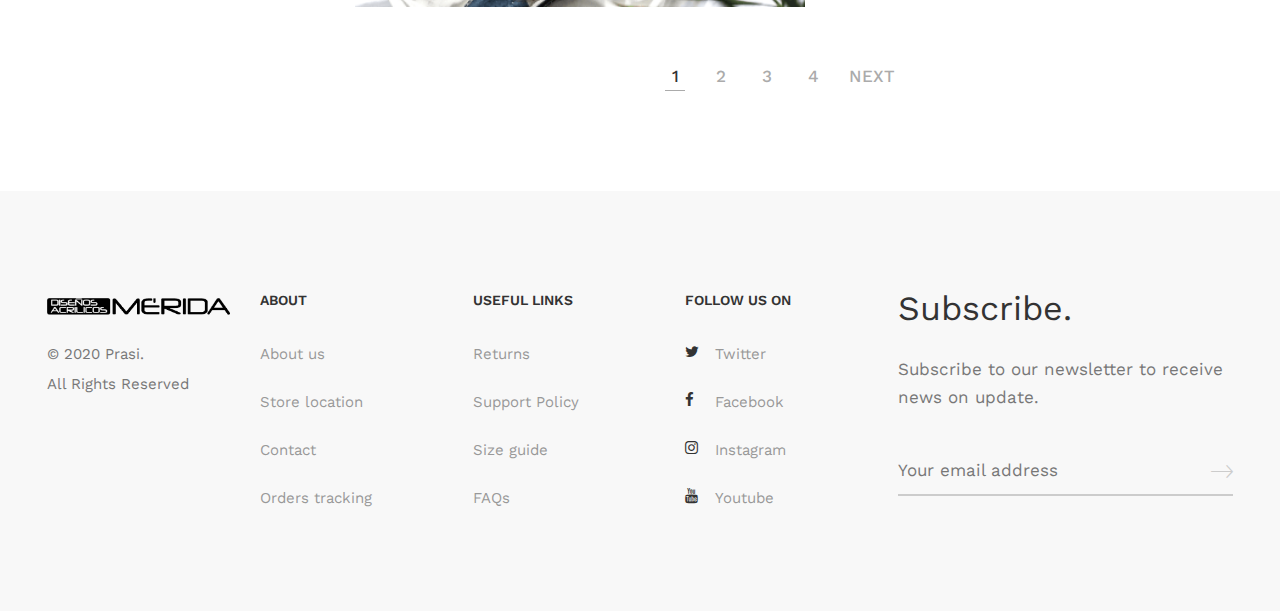
<file: blog-list-left-sidebar.html>
<!DOCTYPE html>
<html class="no-js" lang="zxx">

<head>
	<meta charset="utf-8">
	<meta http-equiv="X-UA-Compatible" content="IE=edge">
	<title>Prasi - Multipurpose eCommerce Bootstrap4 Template</title>
	<meta name="description" content="">
	<meta name="viewport" content="width=device-width, initial-scale=1">
	<!-- Favicon -->
	<link rel="icon" href="assets/images/favicon.ico">

	<!-- CSS
	============================================ -->
	<!-- Bootstrap CSS -->
	<link href="assets/css/bootstrap.min.css" rel="stylesheet">

	<!-- FontAwesome CSS -->
	<link href="assets/css/font-awesome.min.css" rel="stylesheet">

	<!-- Ionicons CSS -->
	<link href="assets/css/ionicons.min.css" rel="stylesheet">

	<!-- Themify CSS -->
	<link href="assets/css/themify-icons.css" rel="stylesheet">

	<!-- Plugins CSS -->
	<link href="assets/css/plugins.css" rel="stylesheet">

	<!-- Helper CSS -->
	<link href="assets/css/helper.css" rel="stylesheet">

	<!-- Main CSS -->
	<link href="assets/css/main.css" rel="stylesheet">

	<!-- Modernizer JS -->
	<script src="assets/js/vendor/modernizr-2.8.3.min.js"></script>

</head>

<body>

	
	<!--=============================================
	=            Header offcanvas about         =
	=============================================-->
	
	<header class="header header-offcanvas-about header-sticky">
		
		<!--=======  header bottom  =======-->
		
		<div class="header-bottom pt-md-40 pb-md-40 pt-sm-40 pb-sm-40">
			<div class="container wide">

					<!--=======  header bottom container  =======-->
					
					<div class="header-bottom-container">
						
						<!--=======  logo with off canvas  =======-->
						
						<div class="logo-with-offcanvas d-flex">
	
							<!--=======  offcanvas about icon  =======-->
							
							<div class="offcanvas-about-icon mr-20 d-none d-lg-block">
								<a href="javascript:void(0)" id="offcanvas-about-icon">
									<i class="ion-navicon"></i>
								</a>
							</div>
							
							<!--=======  End of offcanvas about icon  =======-->
		
							<!--=======  logo   =======-->
							
							<div class="logo">
								<a href="index.html">
									<img src="assets/images/logo.png" class="img-fluid" alt="">
								</a>
							</div>
							
							<!--=======  End of logo   =======-->
						</div>
						
						<!--=======  End of logo with off canvas  =======-->
	
						<!--=======  header bottom navigation  =======-->
						
						<div class="header-bottom-navigation">
								<div class="site-main-nav d-none d-lg-block">
									<nav class="site-nav center-menu">
										<ul>
											<li class="menu-item-has-children"><a href="index.html">Home</a>
												<ul class="sub-menu mega-menu mega-menu-column-5">
													<li><a href="javascript:void(0)" class="mega-column-title">Home Group</a>
														<ul class="mega-sub-menu">
															<li><a href="index-trending.html">Trending</a><img src="assets/images/home-preview/01.jpg" class="img-fluid" alt=""></li>
															<li><a href="index-collection.html">My collection</a><img src="assets/images/home-preview/02.jpg" class="img-fluid" alt=""></li>
															<li><a href="index-special.html">Special</a><img src="assets/images/home-preview/03.jpg" class="img-fluid" alt=""></li>
															<li><a href="index-concept.html">concept</a><img src="assets/images/home-preview/04.jpg" class="img-fluid" alt=""></li>
															<li><a href="index-smart.html">smart design</a><img src="assets/images/home-preview/05.jpg" class="img-fluid" alt=""></li>
														</ul>
													</li>
													<li><a href="javascript:void(0)" class="mega-column-title">Home Group</a>
														<ul class="mega-sub-menu">
															<li><a href="index-furniture.html">Furniture </a><img src="assets/images/home-preview/06.jpg" class="img-fluid" alt=""></li>
															<li><a href="index-essentials.html">Essentials</a><img src="assets/images/home-preview/07.jpg" class="img-fluid" alt=""></li>
															<li><a href="index-lookbook.html">Lookbook</a><img src="assets/images/home-preview/08.jpg" class="img-fluid" alt=""></li>
															<li><a href="index-wearables.html">Wearables</a><img src="assets/images/home-preview/09.jpg" class="img-fluid" alt=""></li>
															<li><a href="index-accessories.html">Accessories</a><img src="assets/images/home-preview/10.jpg" class="img-fluid" alt=""></li>
														</ul>
													</li>
													<li><a href="javascript:void(0)" class="mega-column-title">Home Group</a>
														<ul class="mega-sub-menu">
															<li><a href="index-shoppable.html">Shoppable</a><img src="assets/images/home-preview/11.jpg" class="img-fluid" alt=""></li>
															<li><a href="index-instagram.html">Instagram Shop</a><img src="assets/images/home-preview/12.jpg" class="img-fluid" alt=""></li>
															<li><a href="index-fashion.html">Fashion</a><img src="assets/images/home-preview/13.jpg" class="img-fluid" alt=""></li>
															<li><a href="index-perfumes.html">Perfumes</a><img src="assets/images/home-preview/14.jpg" class="img-fluid" alt=""></li>
															<li><a href="index-cosmetics.html">Cosmetics</a><img src="assets/images/home-preview/15.jpg" class="img-fluid" alt=""></li>
														</ul>
													</li>
													<li><a href="javascript:void(0)" class="mega-column-title">Home Group</a>
														<ul class="mega-sub-menu">
															<li><a href="index-decor.html">Home Decor</a><img src="assets/images/home-preview/16.png" class="img-fluid" alt=""></li>
															<li><a href="index-creative.html">Creative</a><img src="assets/images/home-preview/17.png" class="img-fluid" alt=""></li>
														</ul>
													</li>
													<li>
														<div class="menu-image">
															<img src="assets/images/menu-image/menu-element.png" class="img-fluid" alt="">
														</div>
													</li>
												</ul>
											</li>
											<li class="menu-item-has-children"><a href="shop-left-sidebar.html">Shop</a>
												<ul class="sub-menu mega-menu mega-menu-column-4">
													<li><a href="javascript:void(0)" class="mega-column-title">Shop Pages</a>
														<ul class="mega-sub-menu">
															<li><a href="shop-no-sidebar.html">Shop No Sidebar</a></li>
															<li><a href="shop-left-sidebar.html">Shop Left Sidebar</a></li>
															<li><a href="shop-right-sidebar.html">Shop Right Sidebar</a></li>
															<li><a href="shop-fullwidth-no-space.html">Shop Fullwidth No Space</a></li>
															<li><a href="shop-fullwidth-no-sidebar.html">Shop Fullwidth No Sidebar</a></li>
															<li><a href="shop-fullwidth-left-sidebar.html">Shop Fullwidth Left Sidebar</a></li>
															<li><a href="shop-fullwidth-right-sidebar.html">Shop Fullwidth Right Sidebar</a></li>
														</ul>
													</li>
													<li><a href="javascript:void(0)" class="mega-column-title">Shop Pages</a>
														<ul class="mega-sub-menu">
															<li><a href="shop-product-basic.html">Basic </a></li>
															<li><a href="shop-product-fullwidth.html">Fullwidth</a></li>
															<li><a href="shop-product-sticky-details.html">Sticky details</a></li>
															<li><a href="shop-product-with-sidebar.html">With Sidebar</a></li>
															<li><a href="shop-product-extra-content.html">Extra Content</a></li>
															<li><a href="shop-product-variation-image.html">Variation Image</a></li>
															<li><a href="shop-product-bought-together.html">Bought Together</a></li>
														</ul>
													</li>
													<li><a href="javascript:void(0)" class="mega-column-title">Shop Pages</a>
														<ul class="mega-sub-menu">
															<li><a href="shop-product-with-background.html">Product with background</a></li>
															<li><a href="shop-cart.html">Shopping Cart</a></li>
															<li><a href="shop-checkout.html">Checkout</a></li>
															<li><a href="shop-order-tracking.html">Order Tracking</a></li>
															<li><a href="shop-wishlist.html">Wishlist</a></li>
															<li><a href="shop-customer-login.html">Customer Login</a></li>
															<li><a href="shop-by-brand.html">Shop by Brand</a></li>
														</ul>
													</li>
													<li>
														<div class="menu-image">
															<img src="assets/images/menu-image/megamenu-shop.png" class="img-fluid" alt="">
														</div>
													</li>
												</ul>
											</li>
											<li class="menu-item-has-children"><a href="javascript:void(0)">Elements</a>
												<ul class="sub-menu mega-menu mega-menu-column-5">
													<li><a href="javascript:void(0)" class="mega-column-title">Shop / Products</a>
														<ul class="mega-sub-menu">
															<li><a href="element-product-categories.html">Product Categories</a></li>
															<li><a href="element-product-sliders.html">Product Sliders</a></li>
															<li><a href="element-product-tabs.html">Product Tabs</a></li>
															<li><a href="element-product-widget.html">Product Widget</a></li>
															<li><a href="element-recent-products.html">Recent Products</a></li>
														</ul>
													</li>
													<li><a href="javascript:void(0)" class="mega-column-title">Shop / Products</a>
														<ul class="mega-sub-menu">
															<li><a href="element-sale-products.html">Sale Products </a></li>
															<li><a href="element-featured-products.html">Featured products</a></li>
															<li><a href="element-top-rated-products.html">Top Rated products</a></li>
															<li><a href="element-bestselling-products.html">Best Selling products</a></li>
															<li><a href="element-product-attributes.html">Product Attributes</a></li>
														</ul>
													</li>
													<li><a href="javascript:void(0)" class="mega-column-title">Theming</a>
														<ul class="mega-sub-menu">
															<li><a href="element-blog-posts.html">Blog Posts</a></li>
															<li><a href="element-mailchimp-form.html">Mailchimp Form</a></li>
															<li><a href="element-icon-box.html">Icon Box</a></li>
															<li><a href="element-team-member.html">Team Member</a></li>
															<li><a href="element-instagram.html">Instagram</a></li>
														</ul>
													</li>
													<li><a href="javascript:void(0)" class="mega-column-title">Theming</a>
														<ul class="mega-sub-menu">
															<li><a href="element-faq.html">FAQs / Toggles</a></li>
															<li><a href="element-countdown-timer.html">Countdown Timer</a></li>
															<li><a href="element-button.html">Buttons</a></li>
															<li><a href="element-testimonials.html">Testimonials</a></li>
															<li><a href="element-google-maps.html">Google Maps</a></li>
														</ul>
													</li>
													<li>
														<div class="menu-image">
															<img src="assets/images/menu-image/menu-element.png" class="img-fluid" alt="">
														</div>
													</li>
												</ul>
											</li>
											<li class="menu-item-has-children"><a href="javascript:void(0)">Pages</a>
												<ul class="sub-menu single-column-menu">
													<li><a href="about-us.html">About Us</a></li>
													<li><a href="about-us-2.html">About Us 2</a></li>
													<li><a href="contact-us.html">Contact Us</a></li>
													<li><a href="faq.html">F.A.Q</a></li>
													<li><a href="coming-soon.html">Coming Soon</a></li>
													<li><a href="404.html">404</a></li>
												</ul>
											</li>
											<li class="menu-item-has-children "><a href="javascript:void(0)">Blog</a>
												<ul class="sub-menu single-column-menu single-column-has-children">
													<li><a href="blog-standard-right-sidebar.html">Standard Layout</a>
														<ul class="multilevel-submenu">
															<li><a href="blog-standard-right-sidebar.html">Right Sidebar</a></li>
															<li><a href="blog-standard-left-sidebar.html">Left Sidebar</a></li>
															<li><a href="blog-standard-full-width.html">Full Width</a></li>
														</ul>
													</li>
													<li><a href="blog-grid-right-sidebar.html">Grid Layout</a>
														<ul class="multilevel-submenu">
															<li><a href="blog-grid-right-sidebar.html">Right Sidebar</a></li>
															<li><a href="blog-grid-left-sidebar.html">Left Sidebar</a></li>
															<li><a href="blog-grid-full-width.html">Full Width</a></li>
														</ul>
													</li>
													<li><a href="blog-list-right-sidebar.html">List Layout</a>
														<ul class="multilevel-submenu">
															<li><a href="blog-list-right-sidebar.html">Right Sidebar</a></li>
															<li><a href="blog-list-left-sidebar.html">Left Sidebar</a></li>
															<li><a href="blog-list-full-width.html">Full Width</a></li>
														</ul>
													</li>
													<li><a href="blog-masonry-right-sidebar.html">Masonry Layout</a>
														<ul class="multilevel-submenu">
															<li><a href="blog-masonry-right-sidebar.html">Right Sidebar</a></li>
															<li><a href="blog-masonry-left-sidebar.html">Left Sidebar</a></li>
															<li><a href="blog-masonry-full-width.html">Full Width</a></li>
														</ul>
													</li>
													<li><a href="blog-full-then-grid-right-sidebar.html">1st Full Then Grid Layout</a>
														<ul class="multilevel-submenu">
															<li><a href="blog-full-then-grid-right-sidebar.html">Right Sidebar</a></li>
															<li><a href="blog-full-then-grid-left-sidebar.html">Left Sidebar</a></li>
															<li><a href="blog-full-then-grid-full-width.html">Full Width</a></li>
														</ul>
													</li>
													<li><a href="blog-single-post-right-sidebar.html">Single Post Layout</a>
														<ul class="multilevel-submenu">
															<li><a href="blog-single-post-right-sidebar.html">Right Sidebar</a></li>
															<li><a href="blog-single-post-left-sidebar.html">Left Sidebar</a></li>
															<li><a href="blog-single-post-full-width.html">Full Width</a></li>
														</ul>
													</li>
												</ul>
											</li>
										</ul>
									</nav>
								</div>
						</div>
						
						<!--=======  End of header bottom navigation  =======-->

						<!--=======  headeer right container  =======-->
						
						<div class="header-right-container">

							<!--=======  header right icons  =======-->
							
							<div class="header-right-icons d-flex justify-content-end align-items-center h-100">
								<!--=======  single-icon  =======-->
								
								<div class="single-icon search">
									<a href="javascript:void(0)" id="search-icon">
										<i class="ion-ios-search-strong"></i>
									</a>
								</div>
								
								<!--=======  End of single-icon  =======-->
								<!--=======  single-icon  =======-->
								
								<div class="single-icon user-login">
									<a href="shop-customer-login.html">
										<i class="ion-android-person"></i>
									</a>
								</div>
								
								<!--=======  End of single-icon  =======-->
								<!--=======  single-icon  =======-->
								
								<div class="single-icon wishlist">
									<a href="javascript:void(0)" id="offcanvas-wishlist-icon">
										<i class="ion-android-favorite-outline"></i>
										<span class="count">2</span>
									</a>
								</div>
								
								<!--=======  End of single-icon  =======-->
								<!--=======  single-icon  =======-->
								
								<div class="single-icon cart">
									<a href="javascript:void(0)" id="offcanvas-cart-icon">
										<i class="ion-ios-cart"></i>
										<span class="count">3</span>
									</a>
								</div>
								<!--=======  End of single-icon  =======-->
							</div>
							<!--=======  End of header right icons  =======-->
		
						</div>
						
						<!--=======  End of headeer right container  =======-->
						
						
					</div>
					
					<!--=======  End of header bottom container  =======-->
					
					<!-- Mobile Navigation Start Here -->

					<div class="site-mobile-navigation d-block d-lg-none">
						<div id="dl-menu" class="dl-menuwrapper site-mobile-nav">
							<!--Site Mobile Menu Toggle Start-->
							<button class="dl-trigger hamburger hamburger--spin">
								<span class="hamburger-box">
									<span class="hamburger-inner"></span>
								</span>
							</button><!--Site Mobile Menu Toggle End-->
							<ul class="dl-menu dl-menu-toggle">
								<li class=""><a href="blog-list-left-sidebar.html#">Home</a>
									<ul class="dl-submenu">
										<li class=""> <a href="blog-list-left-sidebar.html#">Home Group One</a>
											<ul class="dl-submenu">
												<li><a href="index-trending.html">Trending</a></li>
												<li><a href="index-collection.html">My collection</a></li>
												<li><a href="index-special.html">Special</a></li>
												<li><a href="index-concept.html">concept</a></li>
												<li><a href="index-smart.html">smart design</a></li>
											</ul>
										</li>
										<li> <a href="blog-list-left-sidebar.html#">Home Group Two</a>
											<ul class="dl-submenu">
													<li><a href="index-furniture.html">Furniture </a></li>
													<li><a href="index-essentials.html">Essentials</a></li>
													<li><a href="index-lookbook.html">Lookbook</a></li>
													<li><a href="index-wearables.html">Wearables</a></li>
													<li><a href="index-accessories.html">Accessories</a></li>
											</ul>
										</li>
										<li> <a href="blog-list-left-sidebar.html#">Home Group three</a>
											<ul class="dl-submenu">
												<li><a href="index-shoppable.html">Shoppable</a></li>
												<li><a href="index-instagram.html">Instagram Shop</a></li>
												<li><a href="index-fashion.html">Fashion</a></li>
												<li><a href="index-perfumes.html">Perfumes</a></li>
												<li><a href="index-cosmetics.html">Cosmetics</a></li>
											</ul>
										</li>
										<li> <a href="blog-list-left-sidebar.html#">Home Group four</a>
											<ul class="dl-submenu">
												<li><a href="index-decor.html">Home Decor</a></li>
												<li><a href="index-creative.html">Creative</a></li>
											</ul>
										</li>
									</ul>
								</li>

								<li><a href="blog-list-left-sidebar.html#">Shop</a>
									<ul class="dl-submenu">
										<li class=""> <a href="blog-list-left-sidebar.html#">Shop Pages</a>
											<ul class="dl-submenu">
												<li><a href="shop-no-sidebar.html">Shop No Sidebar</a></li>
												<li><a href="shop-left-sidebar.html">Shop Left Sidebar</a></li>
												<li><a href="shop-right-sidebar.html">Shop Right Sidebar</a></li>
												<li><a href="shop-fullwidth-no-space.html">Shop Fullwidth No Space</a></li>
												<li><a href="shop-fullwidth-no-sidebar.html">Shop Fullwidth No Sidebar</a></li>
												<li><a href="shop-fullwidth-left-sidebar.html">Shop Fullwidth Left Sidebar</a></li>
												<li><a href="shop-fullwidth-right-sidebar.html">Shop Fullwidth Right Sidebar</a></li>
											</ul>
										</li>
										<li class=""> <a href="blog-list-left-sidebar.html#">Product Details Pages</a>
											<ul class="dl-submenu">
												<li><a href="shop-product-basic.html">Basic </a></li>
												<li><a href="shop-product-fullwidth.html">Fullwidth</a></li>
												<li><a href="shop-product-sticky-details.html">Sticky details</a></li>
												<li><a href="shop-product-with-sidebar.html">With Sidebar</a></li>
												<li><a href="shop-product-extra-content.html">Extra Content</a></li>
												<li><a href="shop-product-variation-image.html">Variation Image</a></li>
												<li><a href="shop-product-bought-together.html">Bought Together</a></li>
												

											</ul>
										</li>
										<li class=""> <a href="blog-list-left-sidebar.html#">Other Shop Pages</a>
											<ul class="dl-submenu">
												<li><a href="shop-product-with-background.html">Product with background</a></li>
												<li><a href="shop-cart.html">Shopping Cart</a></li>
												<li><a href="shop-checkout.html">Checkout</a></li>
												<li><a href="shop-order-tracking.html">Order Tracking</a></li>
												<li><a href="shop-wishlist.html">Wishlist</a></li>
												<li><a href="shop-customer-login.html">Customer Login</a></li>
												<li><a href="shop-by-brand.html">Shop by Brand</a></li>

											</ul>
										</li>


									</ul>
								</li>
								<li><a href="blog-list-left-sidebar.html#">Elements</a>
									<ul class="dl-submenu">
										<li class=""> <a href="blog-list-left-sidebar.html#">Shop / Products</a>
											<ul class="dl-submenu">
												<li><a href="element-product-categories.html">Product Categories</a></li>
												<li><a href="element-product-sliders.html">Product Sliders</a></li>
												<li><a href="element-product-tabs.html">Product Tabs</a></li>
												<li><a href="element-product-widget.html">Product Widget</a></li>
												<li><a href="element-recent-products.html">Recent Products</a></li>
											</ul>
										</li>
										<li class=""> <a href="blog-list-left-sidebar.html#">Shop / Products</a>
											<ul class="dl-submenu">
													<li><a href="element-sale-products.html">Sale Products </a></li>
													<li><a href="element-featured-products.html">Featured products</a></li>
													<li><a href="element-top-rated-products.html">Top Rated products</a></li>
													<li><a href="element-bestselling-products.html">Best Selling products</a></li>
													<li><a href="element-product-attributes.html">Product Attributes</a></li>
											</ul>
										</li>
										<li class=""> <a href="blog-list-left-sidebar.html#">Theming</a>
											<ul class="dl-submenu">
												<li><a href="element-blog-posts.html">Blog Posts</a></li>
												<li><a href="element-mailchimp-form.html">Mailchimp Form</a></li>
												<li><a href="element-icon-box.html">Icon Box</a></li>
												<li><a href="element-team-member.html">Team Member</a></li>
												<li><a href="element-instagram.html">Instagram</a></li>

											</ul>
										</li>


									</ul>
								</li>
								<li><a href="blog-list-left-sidebar.html#">Pages</a>
									<ul class="dl-submenu">
										<li><a href="about-us.html">About Us</a></li>
										<li><a href="about-us-2.html">About Us 2</a></li>
										<li><a href="contact-us.html">Contact Us</a></li>
										<li><a href="faq.html">F.A.Q</a></li>
										<li><a href="coming-soon.html">Coming Soon</a></li>
										<li><a href="404.html">404</a></li>
									</ul>
								</li>
								<li><a href="blog-list-left-sidebar.html#">Blog</a>
									<ul class="dl-submenu">
										<li><a href="blog-list-left-sidebar.html#">Standard Layout</a>
											<ul class="dl-submenu">
												<li><a href="blog-standard-right-sidebar.html">Right Sidebar</a></li>
												<li><a href="blog-standard-left-sidebar.html">Left Sidebar</a></li>
												<li><a href="blog-standard-full-width.html">Full Width</a></li>
											</ul>
										</li>
										<li><a href="blog-list-left-sidebar.html#">Grid Layout</a>
											<ul class="dl-submenu">
												<li><a href="blog-grid-right-sidebar.html">Right Sidebar</a></li>
												<li><a href="blog-grid-left-sidebar.html">Left Sidebar</a></li>
												<li><a href="blog-grid-full-width.html">Full Width</a></li>
											</ul>
										</li>
										<li><a href="blog-list-left-sidebar.html#">List Layout</a>
											<ul class="dl-submenu">
												<li><a href="blog-list-right-sidebar.html">Right Sidebar</a></li>
												<li><a href="blog-list-left-sidebar.html">Left Sidebar</a></li>
												<li><a href="blog-list-full-width.html">Full Width</a></li>
											</ul>
										</li>
										<li><a href="blog-list-left-sidebar.html#">Masonry Layout</a>
											<ul class="dl-submenu">
												<li><a href="blog-masonry-right-sidebar.html">Right Sidebar</a></li>
												<li><a href="blog-masonry-left-sidebar.html">Left Sidebar</a></li>
												<li><a href="blog-masonry-full-width.html">Full Width</a></li>
											</ul>
										</li>
										<li><a href="blog-list-left-sidebar.html#">1st Full Then Grid</a>
											<ul class="dl-submenu">
												<li><a href="blog-full-then-grid-right-sidebar.html">Right Sidebar</a></li>
												<li><a href="blog-full-then-grid-left-sidebar.html">Left Sidebar</a></li>
												<li><a href="blog-full-then-grid-full-width.html">Full Width</a></li>
											</ul>
										</li>
										<li><a href="blog-list-left-sidebar.html#">Single Post Layout</a>
											<ul class="dl-submenu">
												<li><a href="blog-single-post-right-sidebar.html">Right Sidebar</a></li>
												<li><a href="blog-single-post-left-sidebar.html">Left Sidebar</a></li>
												<li><a href="blog-single-post-full-width.html">Full Width</a></li>
											</ul>
										</li>
									</ul>
								</li>
							</ul>
						</div>
					</div>

					<!-- Mobile Navigation End Here -->
					
						
			</div>
		</div>
	
		<!--=======  End of header bottom  =======-->
	</header>
	
	<!--===== End of Header offcanvas about ======-->

	<!--=======  breadcrumb area =======-->

	<div class="breadcrumb-area breadcrumb-bg-1 pt-50 pb-70 mb-100">
		<div class="container">
			<div class="row">
				<div class="col-lg-12">
					<h1 class="breadcrumb-title">Blog</h1>

					<!--=======  breadcrumb list  =======-->
					
						<ul class="breadcrumb-list">
							<li class="breadcrumb-list__item"><a href="index.html">HOME</a></li>
							<li class="breadcrumb-list__item breadcrumb-list__item--active">Blog</li>
						</ul>
					
					<!--=======  End of breadcrumb list  =======-->

				</div>
			</div>
		</div>
	</div>
	
    <!--=======  End of breadcrumb area =======-->
    
    <!--=============================================
    =            blog page wrapper         =
    =============================================-->
    
    <div class="blog-page-wrapper mb-100">
        <div class="container">
            <div class="row">
                <div class="col-lg-3 order-2 order-lg-1">
                    <!--=======  page sidebar  =======-->
						
                    <div class="page-sidebar">
                            <!--=======  single sidebar widget  =======-->
                            
                            <div class="single-sidebar-widget mb-40">
                                <!--=======  search widget  =======-->
                                
                                <div class="search-widget">
                                    <form action="blog-list-left-sidebar.html#">
                                        <input type="search" placeholder="Search products ...">
                                        <button type="button"><i class="ion-android-search"></i></button>
                                    </form>
                                </div>
                                
                                <!--=======  End of search widget  =======-->
                            </div>
                            
                            
                            <!--=======  End of single sidebarwidget  =======-->

                            <!--=======  single sidebar widget  =======-->
                            
                            <div class="single-sidebar-widget mb-40">
                                <h2 class="single-sidebar-widget--title">Categories</h2>
                                <ul class="single-sidebar-widget--list single-sidebar-widget--list--category">
                                    <li class="has-children">
                                        <a href="shop-left-sidebar.html">Cosmetic </a> <span class="quantity">5</span>
                                        <ul>
                                            <li><a href="shop-left-sidebar.html">For body</a></li>
                                            <li><a href="shop-left-sidebar.html">Make up</a></li>
                                            <li><a href="shop-left-sidebar.html">New</a></li>
                                            <li><a href="shop-left-sidebar.html">Perfumes</a></li>
                                        </ul>
                                    </li>
                                    <li class="has-children">
                                        <a href="shop-left-sidebar.html">Furniture </a> <span class="quantity">23</span>
                                        <ul>
                                            <li><a href="shop-left-sidebar.html">Sofas</a></li>
                                            <li><a href="shop-left-sidebar.html">Armchairs</a></li>
                                            <li><a href="shop-left-sidebar.html">Desk Chairs</a></li>
                                            <li><a href="shop-left-sidebar.html">Dining Chairs</a></li>
                                        </ul>
                                    </li>
                                    <li><a href="shop-left-sidebar.html">Watches </a> <span class="quantity">12</span></li> 
                                    <li><a href="shop-left-sidebar.html">Bags </a> <span class="quantity">22</span></li> 
                                    <li><a href="shop-left-sidebar.html">Uncategorized </a> <span class="quantity">14</span></li> 
                                </ul>
                            </div>
    
                            <!--=======  End of single sidebar widget  =======-->

                          

                            <!--=======  single sidebar widget  =======-->
                            
                            <div class="single-sidebar-widget mb-40">
                                

                                <!--=======  widget post wrapper  =======-->
                                
                                <div class="widget-post-wrapper">
                                <!--=======  single widget post  =======-->
                                
                                <div class="single-widget-post">
                                    <div class="image">
                                        <img src="assets/images/blog/post-thumbnail-100x120.png" class="img-fluid" alt="">
                                    </div>
                                    <div class="content">
                                        <h3 class="widget-post-title"><a href="blog-list-left-sidebar.html#">Chic Fashion Phenomenon</a></h3>
                                        <p class="widget-post-date">June 5, 2018</p>
                                    </div>
                                </div>
                                
                                <!--=======  End of single widget post  =======-->
                                <!--=======  single widget post  =======-->
                                
                                <div class="single-widget-post">
                                    <div class="image">
                                        <img src="assets/images/blog/post-thumbnail-6-100x120.png" class="img-fluid" alt="">
                                    </div>
                                    <div class="content">
                                        <h3 class="widget-post-title"><a href="blog-list-left-sidebar.html#">Go Your Own Way</a></h3>
                                        <p class="widget-post-date">June 5, 2018</p>
                                    </div>
                                </div>
                                
                                <!--=======  End of single widget post  =======-->
                                <!--=======  single widget post  =======-->
                                
                                <div class="single-widget-post">
                                    <div class="image">
                                        <img src="assets/images/blog/post-thumbnail-9-100x120.png" class="img-fluid" alt="">
                                    </div>
                                    <div class="content">
                                        <h3 class="widget-post-title"><a href="blog-list-left-sidebar.html#">Home-made Body Lotion</a></h3>
                                        <p class="widget-post-date">June 5, 2018</p>
                                    </div>
                                </div>
                                
                                <!--=======  End of single widget post  =======-->

                                </div>
                                
                                <!--=======  End of widget post wrapper  =======-->
                            </div>
                            
                            <!--=======  End of single sidebar widget  =======-->

                            <!--=======  single sidebar widget  =======-->
                            
                            <div class="single-sidebar-widget mb-40">
                                <!--=======  blog sidebar banner  =======-->
                                
                                <div class="blog-sidebar-banner">
                                    <img src="assets/images/banners/ADS-blog.png" class="img-fluid" alt="">
                                </div>
                                
                                <!--=======  End of blog sidebar banner  =======-->
                            </div>
                            
                            <!--=======  End of single sidebar widget  =======-->

                            <!--=======  single sidebar widget  =======-->
                            
                            <div class="single-sidebar-widget">
                                <h2 class="single-sidebar-widget--title"> Popular Tags</h2>

                                <div class="tag-container">
                                    <a href="blog-list-left-sidebar.html#">bags</a>
                                    <a href="blog-list-left-sidebar.html#">chair</a>
                                    <a href="blog-list-left-sidebar.html#">clock</a>
                                    <a href="blog-list-left-sidebar.html#">comestic</a>
                                    <a href="blog-list-left-sidebar.html#">fashion</a>
                                    <a href="blog-list-left-sidebar.html#">furniture</a>
                                    <a href="blog-list-left-sidebar.html#">holder</a>
                                    <a href="blog-list-left-sidebar.html#">mask</a>
                                    <a href="blog-list-left-sidebar.html#">men</a>
                                    <a href="blog-list-left-sidebar.html#">oil</a>
                                </div>
                            </div>
                            
                            <!--=======  End of single sidebar widget  =======-->
                        </div>
                        
                        <!--=======  End of page sidebar  =======-->
                </div>
                <div class="col-lg-9 order-1 order-lg-2 mb-md-70 mb-sm-70">
                    <div class="row">
                        
                        <div class="col-md-12 mb-60">
                            <div class="single-slider-post single-slider-post--list">
                                <!--=======  image  =======-->
                                
                                <div class="single-slider-post__image single-slider-post--list__image mb-sm-30">
                                    <a href="blog-single-post-left-sidebar.html">
                                        <img src="assets/images/blog/post-thumbnail-1-370x200.png" class="img-fluid" alt="">
                                    </a>
                                </div>
                                
                                <!--=======  End of image  =======-->

                                <!--=======  content  =======-->
                                
                                <div class="single-slider-post__content single-slider-post--list__content">
                                    <div class="post-date">
                                        <i class="ion-android-calendar"></i>
                                        <a href="blog-standard-left-sidebar.html"> june 5, 2018</a>
                                    </div>
                                    <h2 class="post-title"><a href="blog-single-post-left-sidebar.html">Chic Fashion Phenomenon</a></h2>
                                    <p class="post-excerpt">Michele seemed to say, was the 21st-century Gucci girl, an eccentric, fresh-faced weirdo who wasn’t afraid to wear backless fur-lined loafers, to personify the idea of “ugly pretty.”</p>
                                    <a href="blog-single-post-left-sidebar.html" class="blog-readmore-btn">read more</a>
                                </div>
                                
                                <!--=======  End of content  =======-->
                            </div>
                        </div>

                        <div class="col-md-12 mb-60">
                            <div class="single-slider-post single-slider-post--list">
                                <!--=======  image  =======-->
                                
                                <div class="single-slider-post__image single-slider-post--list__image mb-sm-30">
                                    <a href="blog-single-post-left-sidebar.html">
                                        <img src="assets/images/blog/post-thumbnail-2-1-370x200.png" class="img-fluid" alt="">
                                    </a>
                                </div>
                                
                                <!--=======  End of image  =======-->

                                <!--=======  content  =======-->
                                
                                <div class="single-slider-post__content single-slider-post--list__content">
                                    <div class="post-date">
                                        <i class="ion-android-calendar"></i>
                                        <a href="blog-standard-left-sidebar.html"> june 6, 2018</a>
                                    </div>
                                    <h2 class="post-title"><a href="blog-single-post-left-sidebar.html">Shirt Color Picking Guide</a></h2>
                                    <p class="post-excerpt">Michele seemed to say, was the 21st-century Gucci girl, an eccentric, fresh-faced weirdo who wasn’t afraid to wear backless fur-lined loafers, to personify the idea of “ugly pretty.”</p>
                                    <a href="blog-single-post-left-sidebar.html" class="blog-readmore-btn">read more</a>
                                </div>
                                
                                <!--=======  End of content  =======-->
                            </div>
                        </div>

                        <div class="col-md-12 mb-60">
                            <div class="single-slider-post single-slider-post--list">
                                <!--=======  image  =======-->
                                
                                <div class="single-slider-post__image single-slider-post--list__image mb-sm-30">
                                    <a href="blog-single-post-left-sidebar.html">
                                        <img src="assets/images/blog/post-thumbnail-8-370x200.png" class="img-fluid" alt="">
                                    </a>
                                </div>
                                
                                <!--=======  End of image  =======-->

                                <!--=======  content  =======-->
                                
                                <div class="single-slider-post__content single-slider-post--list__content">
                                    <div class="post-date">
                                        <i class="ion-android-calendar"></i>
                                        <a href="blog-standard-left-sidebar.html"> june 8, 2018</a>
                                    </div>
                                    <h2 class="post-title"><a href="blog-single-post-left-sidebar.html">Perfect Perfume & Cologne</a></h2>
                                    <p class="post-excerpt">Michele seemed to say, was the 21st-century Gucci girl, an eccentric, fresh-faced weirdo who wasn’t afraid to wear backless fur-lined loafers, to personify the idea of “ugly pretty.”</p>
                                    <a href="blog-single-post-left-sidebar.html" class="blog-readmore-btn">read more</a>
                                </div>
                                
                                <!--=======  End of content  =======-->
                            </div>
                        </div>

                        <div class="col-md-12 mb-60">
                            <div class="single-slider-post single-slider-post--list">
                                <!--=======  image  =======-->
                                
                                <div class="single-slider-post__image single-slider-post--list__image mb-sm-30">
                                    <a href="blog-single-post-left-sidebar.html">
                                        <img src="assets/images/blog/post-thumbnail-370x200.png" class="img-fluid" alt="">
                                    </a>
                                </div>
                                
                                <!--=======  End of image  =======-->

                                <!--=======  content  =======-->
                                
                                <div class="single-slider-post__content single-slider-post--list__content">
                                    <div class="post-date">
                                        <i class="ion-android-calendar"></i>
                                        <a href="blog-standard-left-sidebar.html"> june 10, 2018</a>
                                    </div>
                                    <h2 class="post-title"><a href="blog-single-post-left-sidebar.html">T-Shirts as Minimalist Style</a></h2>
                                    <p class="post-excerpt">Michele seemed to say, was the 21st-century Gucci girl, an eccentric, fresh-faced weirdo who wasn’t afraid to wear backless fur-lined loafers, to personify the idea of “ugly pretty.”</p>
                                    <a href="blog-single-post-left-sidebar.html" class="blog-readmore-btn">read more</a>
                                </div>
                                
                                <!--=======  End of content  =======-->
                            </div>
                        </div>
                        
                        <div class="col-md-12 mb-60">
                            <div class="single-slider-post single-slider-post--list">
                                <!--=======  image  =======-->
                                
                                <div class="single-slider-post__image single-slider-post--list__image mb-sm-30">
                                    <a href="blog-single-post-left-sidebar.html">
                                        <img src="assets/images/blog/post-thumbnail-1-370x200.png" class="img-fluid" alt="">
                                    </a>
                                </div>
                                
                                <!--=======  End of image  =======-->

                                <!--=======  content  =======-->
                                
                                <div class="single-slider-post__content single-slider-post--list__content">
                                    <div class="post-date">
                                        <i class="ion-android-calendar"></i>
                                        <a href="blog-standard-left-sidebar.html"> june 5, 2018</a>
                                    </div>
                                    <h2 class="post-title"><a href="blog-single-post-left-sidebar.html">Chic Fashion Phenomenon</a></h2>
                                    <p class="post-excerpt">Michele seemed to say, was the 21st-century Gucci girl, an eccentric, fresh-faced weirdo who wasn’t afraid to wear backless fur-lined loafers, to personify the idea of “ugly pretty.”</p>
                                    <a href="blog-single-post-left-sidebar.html" class="blog-readmore-btn">read more</a>
                                </div>
                                
                                <!--=======  End of content  =======-->
                            </div>
                        </div>

                        <div class="col-md-12 mb-60">
                            <div class="single-slider-post single-slider-post--list">
                                <!--=======  image  =======-->
                                
                                <div class="single-slider-post__image single-slider-post--list__image mb-sm-30">
                                    <a href="blog-single-post-left-sidebar.html">
                                        <img src="assets/images/blog/post-thumbnail-2-1-370x200.png" class="img-fluid" alt="">
                                    </a>
                                </div>
                                
                                <!--=======  End of image  =======-->

                                <!--=======  content  =======-->
                                
                                <div class="single-slider-post__content single-slider-post--list__content">
                                    <div class="post-date">
                                        <i class="ion-android-calendar"></i>
                                        <a href="blog-standard-left-sidebar.html"> june 6, 2018</a>
                                    </div>
                                    <h2 class="post-title"><a href="blog-single-post-left-sidebar.html">Shirt Color Picking Guide</a></h2>
                                    <p class="post-excerpt">Michele seemed to say, was the 21st-century Gucci girl, an eccentric, fresh-faced weirdo who wasn’t afraid to wear backless fur-lined loafers, to personify the idea of “ugly pretty.”</p>
                                    <a href="blog-single-post-left-sidebar.html" class="blog-readmore-btn">read more</a>
                                </div>
                                
                                <!--=======  End of content  =======-->
                            </div>
                        </div>

                        <div class="col-md-12 mb-60">
                            <div class="single-slider-post single-slider-post--list">
                                <!--=======  image  =======-->
                                
                                <div class="single-slider-post__image single-slider-post--list__image mb-sm-30">
                                    <a href="blog-single-post-left-sidebar.html">
                                        <img src="assets/images/blog/post-thumbnail-8-370x200.png" class="img-fluid" alt="">
                                    </a>
                                </div>
                                
                                <!--=======  End of image  =======-->

                                <!--=======  content  =======-->
                                
                                <div class="single-slider-post__content single-slider-post--list__content">
                                    <div class="post-date">
                                        <i class="ion-android-calendar"></i>
                                        <a href="blog-standard-left-sidebar.html"> june 8, 2018</a>
                                    </div>
                                    <h2 class="post-title"><a href="blog-single-post-left-sidebar.html">Perfect Perfume & Cologne</a></h2>
                                    <p class="post-excerpt">Michele seemed to say, was the 21st-century Gucci girl, an eccentric, fresh-faced weirdo who wasn’t afraid to wear backless fur-lined loafers, to personify the idea of “ugly pretty.”</p>
                                    <a href="blog-single-post-left-sidebar.html" class="blog-readmore-btn">read more</a>
                                </div>
                                
                                <!--=======  End of content  =======-->
                            </div>
                        </div>

                        <div class="col-md-12 mb-60">
                            <div class="single-slider-post single-slider-post--list border-0 pb-0">
                                <!--=======  image  =======-->
                                
                                <div class="single-slider-post__image single-slider-post--list__image mb-sm-30">
                                    <a href="blog-single-post-left-sidebar.html">
                                        <img src="assets/images/blog/post-thumbnail-370x200.png" class="img-fluid" alt="">
                                    </a>
                                </div>
                                
                                <!--=======  End of image  =======-->

                                <!--=======  content  =======-->
                                
                                <div class="single-slider-post__content single-slider-post--list__content">
                                    <div class="post-date">
                                        <i class="ion-android-calendar"></i>
                                        <a href="blog-standard-left-sidebar.html"> june 10, 2018</a>
                                    </div>
                                    <h2 class="post-title"><a href="blog-single-post-left-sidebar.html">T-Shirts as Minimalist Style</a></h2>
                                    <p class="post-excerpt">Michele seemed to say, was the 21st-century Gucci girl, an eccentric, fresh-faced weirdo who wasn’t afraid to wear backless fur-lined loafers, to personify the idea of “ugly pretty.”</p>
                                    <a href="blog-single-post-left-sidebar.html" class="blog-readmore-btn">read more</a>
                                </div>
                                
                                <!--=======  End of content  =======-->
                            </div>
                        </div>

                    </div>

                    <div class="row">
                        <div class="col-lg-12">
                            <!--=======  pagination  =======-->
                            
                            <div class="pagination text-center">
                                <ul>
                                    <li class="active"><a href="blog-list-left-sidebar.html#">1</a></li>
                                    <li><a href="blog-list-left-sidebar.html#">2</a></li>
                                    <li><a href="blog-list-left-sidebar.html#">3</a></li>
                                    <li><a href="blog-list-left-sidebar.html#">4</a></li>
                                    <li><a href="blog-list-left-sidebar.html#">NEXT</a></li>
                                </ul>
                            </div>
                            
                            <!--=======  End of pagination  =======-->
                        </div>
                    </div>
                    
                </div>
            </div>
        </div>
    </div>
    
    <!--=====  End of blog page wrapper  ======-->


	<!--=============================================
	=            footer area         =
	=============================================-->
	
	<div class="footer-container footer-one pt-100 pb-50">
		<div class="container wide">
			<div class="row">
				<div class="col footer-single-widget">
					<!--=======  copyright text  =======-->
						<!--=======  logo  =======-->
						
						<div class="logo">
							<img src="assets/images/logo.png" class="img-fluid" alt="">
						</div>
						
						<!--=======  End of logo  =======-->

						<!--=======  copyright text  =======-->
						
						<div class="copyright-text">
							<p> &copy; 2020 Prasi.  <span>All Rights Reserved</span></p>
						</div>
						
						<!--=======  End of copyright text  =======-->
					
					<!--=======  End of copyright text  =======-->
				</div>
				<div class="col footer-single-widget">
					<!--=======  single widget  =======-->
						<h5 class="widget-title">ABOUT</h5>

						<!--=======  footer navigation container  =======-->
						
						<div class="footer-nav-container">
							<nav>
								<ul>
									<li><a href="blog-list-left-sidebar.html#">About us</a></li>
									<li><a href="blog-list-left-sidebar.html#">Store location</a></li>
									<li><a href="blog-list-left-sidebar.html#">Contact</a></li>
									<li><a href="blog-list-left-sidebar.html#">Orders tracking</a></li>
								</ul>
							</nav>
						</div>
						
						<!--=======  End of footer navigation container  =======-->
					
					<!--=======  single widget  =======-->
				</div>
				<div class="col footer-single-widget">
					<!--=======  single widget  =======-->
						<h5 class="widget-title">USEFUL LINKS</h5>

						<!--=======  footer navigation container  =======-->
						
						<div class="footer-nav-container">
							<nav>
								<ul>
									<li><a href="blog-list-left-sidebar.html#">Returns</a></li>
									<li><a href="blog-list-left-sidebar.html#">Support Policy</a></li>
									<li><a href="blog-list-left-sidebar.html#">Size guide</a></li>
									<li><a href="blog-list-left-sidebar.html#">FAQs</a></li>
								</ul>
							</nav>
						</div>
						
						<!--=======  End of footer navigation container  =======-->
					
					<!--=======  single widget  =======-->
				</div>

				<div class="col footer-single-widget">
					<!--=======  single widget  =======-->
						<h5 class="widget-title">FOLLOW US ON</h5>

						<!--=======  footer navigation container  =======-->
						
						<div class="footer-nav-container footer-social-links">
							<nav>
								<ul>
									<li><a href="https://twitter.com/"><i class="fa fa-twitter"></i> Twitter</a></li>
									<li><a href="https://facebook.com/"> <i class="fa fa-facebook"></i> Facebook</a></li>
									<li><a href="https://instagram.com/"><i class="fa fa-instagram"></i> Instagram</a></li>
									<li><a href="https://youtube.com/"> <i class="fa fa-youtube"></i> Youtube</a></li>
								</ul>
							</nav>
						</div>
						
						<!--=======  End of footer navigation container  =======-->
						
					
					<!--=======  single widget  =======-->
				</div>
				<div class="col footer-single-widget">
					<!--=======  single widget  =======-->
							
					<div class="footer-subscription-widget">
						<h2 class="footer-subscription-title">Subscribe.</h2>
						<p class="subscription-subtitle">Subscribe to our newsletter to receive news on update.</p>

						<!--=======  subscription form  =======-->
						
						<div class="subscription-form">
							<form id="mc-form" class="mc-form">
								<input type="email" placeholder="Your email address" required>
								<button type="submit"><i class="ion-ios-arrow-thin-right"></i></button>
							</form>
						</div>
						
						<!--=======  End of subscription form  =======-->

						<!-- mailchimp-alerts Start -->

						<div class="mailchimp-alerts">
							<div class="mailchimp-submitting"></div><!-- mailchimp-submitting end -->
							<div class="mailchimp-success"></div><!-- mailchimp-success end -->
							<div class="mailchimp-error"></div><!-- mailchimp-error end -->
						</div><!-- mailchimp-alerts end -->

					</div>
					
					<!--=======  End of single widget  =======-->
				</div>
			</div>
		</div>
	</div>
	
	<!--=====  End of footer area  ======-->

	<!--=============================================
	=            overlay items         =
	=============================================-->
	
	<!--=======  about overlay  =======-->
	
	<div class="header-offcanvas about-overlay" id="about-overlay">
		<div class="overlay-close inactive"></div>
		<div class="overlay-content">

			<!--=======  close icon  =======-->
			
			<span class="close-icon" id="about-close-icon">
				<a href="javascript:void(0)">
					<i class="ti-close"></i>
				</a>
			</span>
			
			<!--=======  End of close icon  =======-->

			<!--=======  overlay content container  =======-->
			
			<div class="overlay-content-container d-flex flex-column justify-content-between h-100">
				<!--=======  widget wrapper  =======-->

				<div class="widget-wrapper">
					<!--=======  single widget  =======-->
					
					<div class="single-widget">
						<h2 class="widget-title">About Us</h2>
						<p>At Prasi, we put a strong emphasis on simplicity, quality and usefulness of fashion products over other factors. Our fashion items never get outdated. They are not short-lived as normal fashion clothes.</p>
					</div>
					
					<!--=======  End of single widget  =======-->
				</div>
			
				<!--=======  End of widget wrapper  =======-->
	
				<!--=======  contact widget  =======-->
				
				<div class="contact-widget">
					<p class="email"><a href="mailto:contact@Prasi.com">contact@Prasi.com</a></p>
					<p class="phone">(+00) 123 567990</p>
	
					<div class="social-icons">
						<ul>
							<li><a href="https://www.twitter.com/" data-tippy="Twitter" data-tippy-inertia="true" data-tippy-animation="shift-away" data-tippy-delay="50" data-tippy-arrow="true" data-tippy-theme = "sharpborder" target="_blank"><i class="fa fa-twitter"></i></a></li>
							<li><a href="https://www.facebook.com/" data-tippy="Facebook" data-tippy-inertia="true" data-tippy-animation="shift-away" data-tippy-delay="50" data-tippy-arrow="true" data-tippy-theme = "sharpborder"  target="_blank"><i class="fa fa-facebook"></i></a></li>
							<li><a href="https://www.instagram.com/" data-tippy="Instagram" data-tippy-inertia="true" data-tippy-animation="shift-away" data-tippy-delay="50" data-tippy-arrow="true" data-tippy-theme = "sharpborder" target="_blank"><i class="fa fa-instagram"></i></a></li>
							<li><a href="https://www.youtube.com/" data-tippy="Youtube" data-tippy-inertia="true" data-tippy-animation="shift-away" data-tippy-delay="50" data-tippy-arrow="true" data-tippy-theme = "sharpborder" target="_blank"><i class="fa fa-youtube-play"></i></a></li>
						</ul>
					</div>
				</div>
				
				<!--=======  End of contact widget  =======-->
			</div>
			
			<!--=======  End of overlay content container  =======-->
		</div>
	</div>
	
	<!--=======  End of about overlay  =======-->

	<!--=======  wishlist overlay  =======-->
	
	<div class="wishlist-overlay" id="wishlist-overlay">
		<div class="wishlist-overlay-close inactive"></div>
		<div class="wishlist-overlay-content">
			<!--=======  close icon  =======-->
			
			<span class="close-icon" id="wishlist-close-icon">
				<a href="javascript:void(0)">
					<i class="ion-android-close"></i>
				</a>
			</span>
			
			<!--=======  End of close icon  =======-->

			<!--=======  offcanvas wishlist content container  =======-->
			
			<div class="offcanvas-cart-content-container">
				<h3 class="cart-title">Wishlist</h3>

				<div class="cart-product-wrapper">
					<div class="cart-product-container  ps-scroll">
						<!--=======  single cart product  =======-->
						
						<div class="single-cart-product">
							<span class="cart-close-icon">
								<a href="blog-list-left-sidebar.html#"><i class="ti-close"></i></a>
							</span>
							<div class="image">
								<a href="shop-product-basic.html">
									<img src="assets/images/cart-product-image/01.jpg" class="img-fluid" alt="">
								</a>
							</div>
							<div class="content">
								<h5><a href="shop-product-basic.html">Dark Brown Leather Watch</a></h5>
								<p><span class="main-price discounted">$200.00</span> <span class="discounted-price">$180.00</span></p>
								
							</div>
						</div>
						
						<!--=======  End of single cart product  =======-->
						<!--=======  single cart product  =======-->
						
						<div class="single-cart-product">
							<span class="cart-close-icon">
								<a href="blog-list-left-sidebar.html#"><i class="ti-close"></i></a>
							</span>
							<div class="image">
								<a href="shop-product-basic.html">
									<img src="assets/images/cart-product-image/02.jpg" class="img-fluid" alt="">
								</a>
							</div>
							<div class="content">
								<h5><a href="shop-product-basic.html">Dining Chair</a></h5>
								<p><span class="main-price discounted">$300.00</span> <span class="discounted-price">$220.00</span></p>
								
							</div>
						</div>
						
						<!--=======  End of single cart product  =======-->
						<!--=======  single cart product  =======-->
						
						<div class="single-cart-product">
							<span class="cart-close-icon">
								<a href="blog-list-left-sidebar.html#"><i class="ti-close"></i></a>
							</span>
							<div class="image">
								<a href="shop-product-basic.html">
									<img src="assets/images/cart-product-image/03.jpg" class="img-fluid" alt="">
								</a>
							</div>
							<div class="content">
								<h5><a href="shop-product-basic.html">Creative Wooden Stand</a></h5>
								<p><span class="main-price discounted">$100.00</span> <span class="discounted-price">$80.00</span></p>
								
							</div>
						</div>
						
						<!--=======  End of single cart product  =======-->
						<!--=======  single cart product  =======-->
						
						<div class="single-cart-product">
							<span class="cart-close-icon">
								<a href="blog-list-left-sidebar.html#"><i class="ti-close"></i></a>
							</span>
							<div class="image">
								<a href="shop-product-basic.html">
									<img src="assets/images/cart-product-image/01.jpg" class="img-fluid" alt="">
								</a>
							</div>
							<div class="content">
								<h5><a href="shop-product-basic.html">Dark Brown Leather Watch</a></h5>
								<p><span class="main-price discounted">$200.00</span> <span class="discounted-price">$180.00</span></p>
								
							</div>
						</div>
						
						<!--=======  End of single cart product  =======-->
						<!--=======  single cart product  =======-->
						
						<div class="single-cart-product">
							<span class="cart-close-icon">
								<a href="blog-list-left-sidebar.html#"><i class="ti-close"></i></a>
							</span>
							<div class="image">
								<a href="shop-product-basic.html">
									<img src="assets/images/cart-product-image/02.jpg" class="img-fluid" alt="">
								</a>
							</div>
							<div class="content">
								<h5><a href="shop-product-basic.html">Creative Wooden Stand</a></h5>
								<p><span class="main-price discounted">$200.00</span> <span class="discounted-price">$180.00</span></p>
								
							</div>
						</div>
						
						<!--=======  End of single cart product  =======-->
					</div>

					<!--=======  cart buttons  =======-->
					
					<div class="cart-buttons">
						<a href="shop-wishlist.html">view wishlist</a>
					</div>
					
					<!--=======  End of cart buttons  =======-->
				</div>
			</div>
			
			<!--=======  End of offcanvas wishlist content container   =======-->
		</div>
	</div>
	
	<!--=======  End of wishlist overlay  =======-->

	<!--=======  cart overlay  =======-->
	
	<div class="cart-overlay" id="cart-overlay">
		<div class="cart-overlay-close inactive"></div>
		<div class="cart-overlay-content">
			<!--=======  close icon  =======-->
			
			<span class="close-icon" id="cart-close-icon">
				<a href="javascript:void(0)">
					<i class="ion-android-close"></i>
				</a>
			</span>
			
			<!--=======  End of close icon  =======-->

			<!--=======  offcanvas cart content container  =======-->
			
			<div class="offcanvas-cart-content-container">
				<h3 class="cart-title">Cart</h3>

				<div class="cart-product-wrapper">
					<div class="cart-product-container  ps-scroll">
						<!--=======  single cart product  =======-->
						
						<div class="single-cart-product">
							<span class="cart-close-icon">
								<a href="blog-list-left-sidebar.html#"><i class="ti-close"></i></a>
							</span>
							<div class="image">
								<a href="shop-product-basic.html">
									<img src="assets/images/cart-product-image/01.jpg" class="img-fluid" alt="">
								</a>
							</div>
							<div class="content">
								<h5><a href="shop-product-basic.html">Dark Brown Leather Watch</a></h5>
								<p><span class="cart-count">2 x </span> <span class="discounted-price">$180.00</span></p>
								
							</div>
						</div>
						
						<!--=======  End of single cart product  =======-->
						<!--=======  single cart product  =======-->
						
						<div class="single-cart-product">
							<span class="cart-close-icon">
								<a href="blog-list-left-sidebar.html#"><i class="ti-close"></i></a>
							</span>
							<div class="image">
								<a href="shop-product-basic.html">
									<img src="assets/images/cart-product-image/02.jpg" class="img-fluid" alt="">
								</a>
							</div>
							<div class="content">
								<h5><a href="shop-product-basic.html">Dining Chair</a></h5>
								<p><span class="cart-count">2 x </span> <span class="discounted-price">$220.00</span></p>
								
							</div>
						</div>
						
						<!--=======  End of single cart product  =======-->
						<!--=======  single cart product  =======-->
						
						<div class="single-cart-product">
							<span class="cart-close-icon">
								<a href="blog-list-left-sidebar.html#"><i class="ti-close"></i></a>
							</span>
							<div class="image">
								<a href="shop-product-basic.html">
									<img src="assets/images/cart-product-image/03.jpg" class="img-fluid" alt="">
								</a>
							</div>
							<div class="content">
								<h5><a href="shop-product-basic.html">Creative Wooden Stand</a></h5>
								<p><span class="cart-count">2 x </span> <span class="discounted-price">$80.00</span></p>
								
							</div>
						</div>
						
						<!--=======  End of single cart product  =======-->
						<!--=======  single cart product  =======-->
						
						<div class="single-cart-product">
							<span class="cart-close-icon">
								<a href="blog-list-left-sidebar.html#"><i class="ti-close"></i></a>
							</span>
							<div class="image">
								<a href="shop-product-basic.html">
									<img src="assets/images/cart-product-image/01.jpg" class="img-fluid" alt="">
								</a>
							</div>
							<div class="content">
								<h5><a href="shop-product-basic.html">Dark Brown Leather Watch</a></h5>
								<p><span class="cart-count">2 x </span> <span class="discounted-price">$180.00</span></p>
								
							</div>
						</div>
						
						<!--=======  End of single cart product  =======-->
						<!--=======  single cart product  =======-->
						
						<div class="single-cart-product">
							<span class="cart-close-icon">
								<a href="blog-list-left-sidebar.html#"><i class="ti-close"></i></a>
							</span>
							<div class="image">
								<a href="shop-product-basic.html">
									<img src="assets/images/cart-product-image/02.jpg" class="img-fluid" alt="">
								</a>
							</div>
							<div class="content">
								<h5><a href="shop-product-basic.html">Creative Wooden Stand</a></h5>
								<p><span class="cart-count">2 x </span> <span class="discounted-price">$180.00</span></p>
								
							</div>
						</div>
						
						<!--=======  End of single cart product  =======-->
					</div>

					<!--=======  subtotal calculation  =======-->
					
					<p class="cart-subtotal">
						<span class="subtotal-title">Subtotal:</span>
						<span class="subtotal-amount">$200.00</span>
					</p>
					
					<!--=======  End of subtotal calculation  =======-->

					<!--=======  cart buttons  =======-->
					
					<div class="cart-buttons">
						<a href="shop-cart.html">view cart</a>
						<a href="shop-checkout.html">checkout</a>
					</div>
					
					<!--=======  End of cart buttons  =======-->

					<!--=======  free shipping text  =======-->
					
					<p class="free-shipping-text">
							Free Shipping on All Orders Over $100!
					</p>
					
					<!--=======  End of free shipping text  =======-->
				</div>
			</div>
				
				<!--=======  End of offcanvas cart content container   =======-->
		</div>
	</div>
	
	<!--=======  End of cart overlay  =======-->


	<!--=======  search overlay  =======-->
	
	<div class="search-overlay" id="search-overlay">
		
		<!--=======  close icon  =======-->
		
		<span class="close-icon search-close-icon">
			<a href="javascript:void(0)"  id="search-close-icon">
				<i class="ti-close"></i>
			</a>
		</span>
		
		<!--=======  End of close icon  =======-->

		<!--=======  search overlay content  =======-->
		
		<div class="search-overlay-content">
			<div class="input-box">
				<form action="index.html">
					<input type="search" placeholder="Search Products...">
				</form>
			</div>
			<div class="search-hint">
				<span># Hit enter to search or ESC to close</span>
			</div>
		</div>
		
		<!--=======  End of search overlay content  =======-->
	</div>
	
	<!--=======  End of search overlay  =======-->
	
	<!--=====  End of overlay items  ======-->

	<!-- scroll to top  -->
	<a href="blog-list-left-sidebar.html#" class="scroll-top"></a>
	<!-- end of scroll to top -->

	<!-- JS
	============================================ -->
	<!-- jQuery JS -->
	<script src="assets/js/vendor/jquery.min.js"></script>

	<!-- Popper JS -->
	<script src="assets/js/popper.min.js"></script>

	<!-- Bootstrap JS -->
	<script src="assets/js/bootstrap.min.js"></script>

	<!-- Plugins JS -->
	<script src="assets/js/plugins.js"></script>

	<!-- Main JS -->
	<script src="assets/js/main.js"></script>

</body>

</html>
</file>
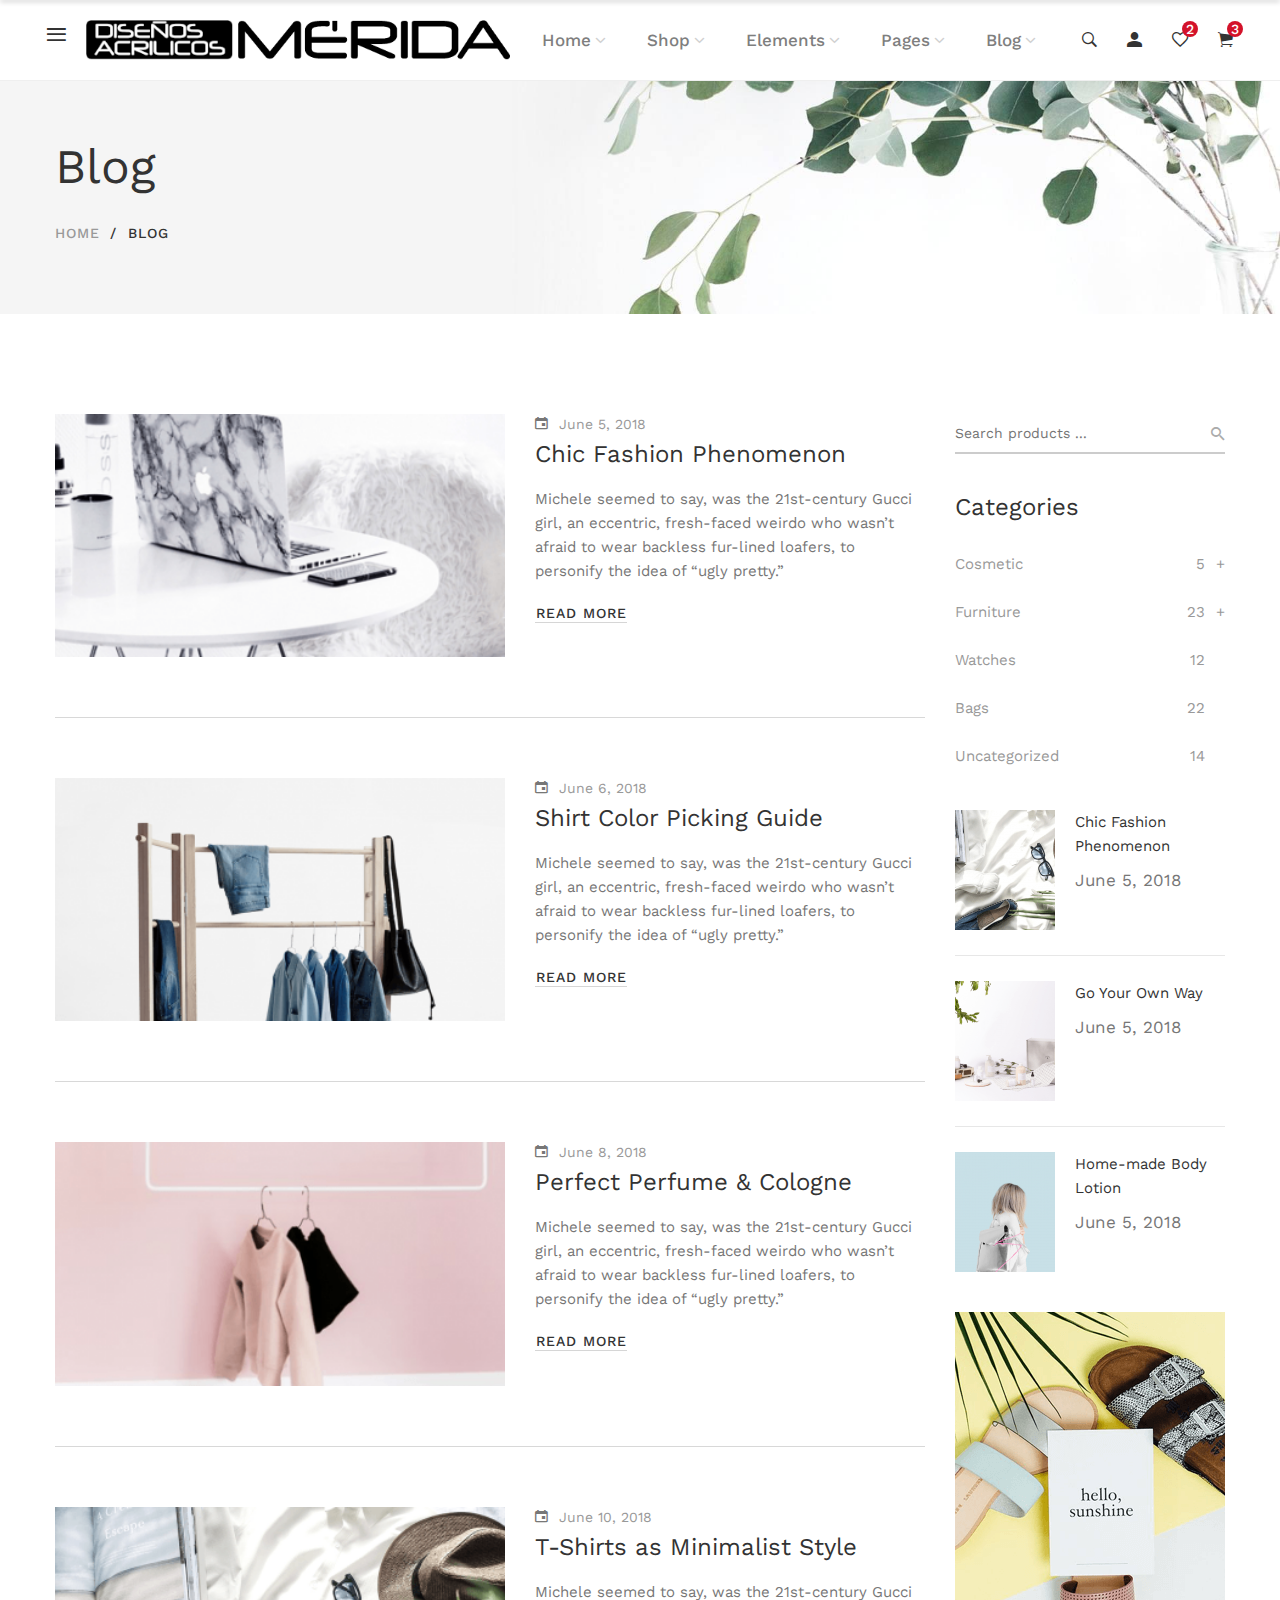
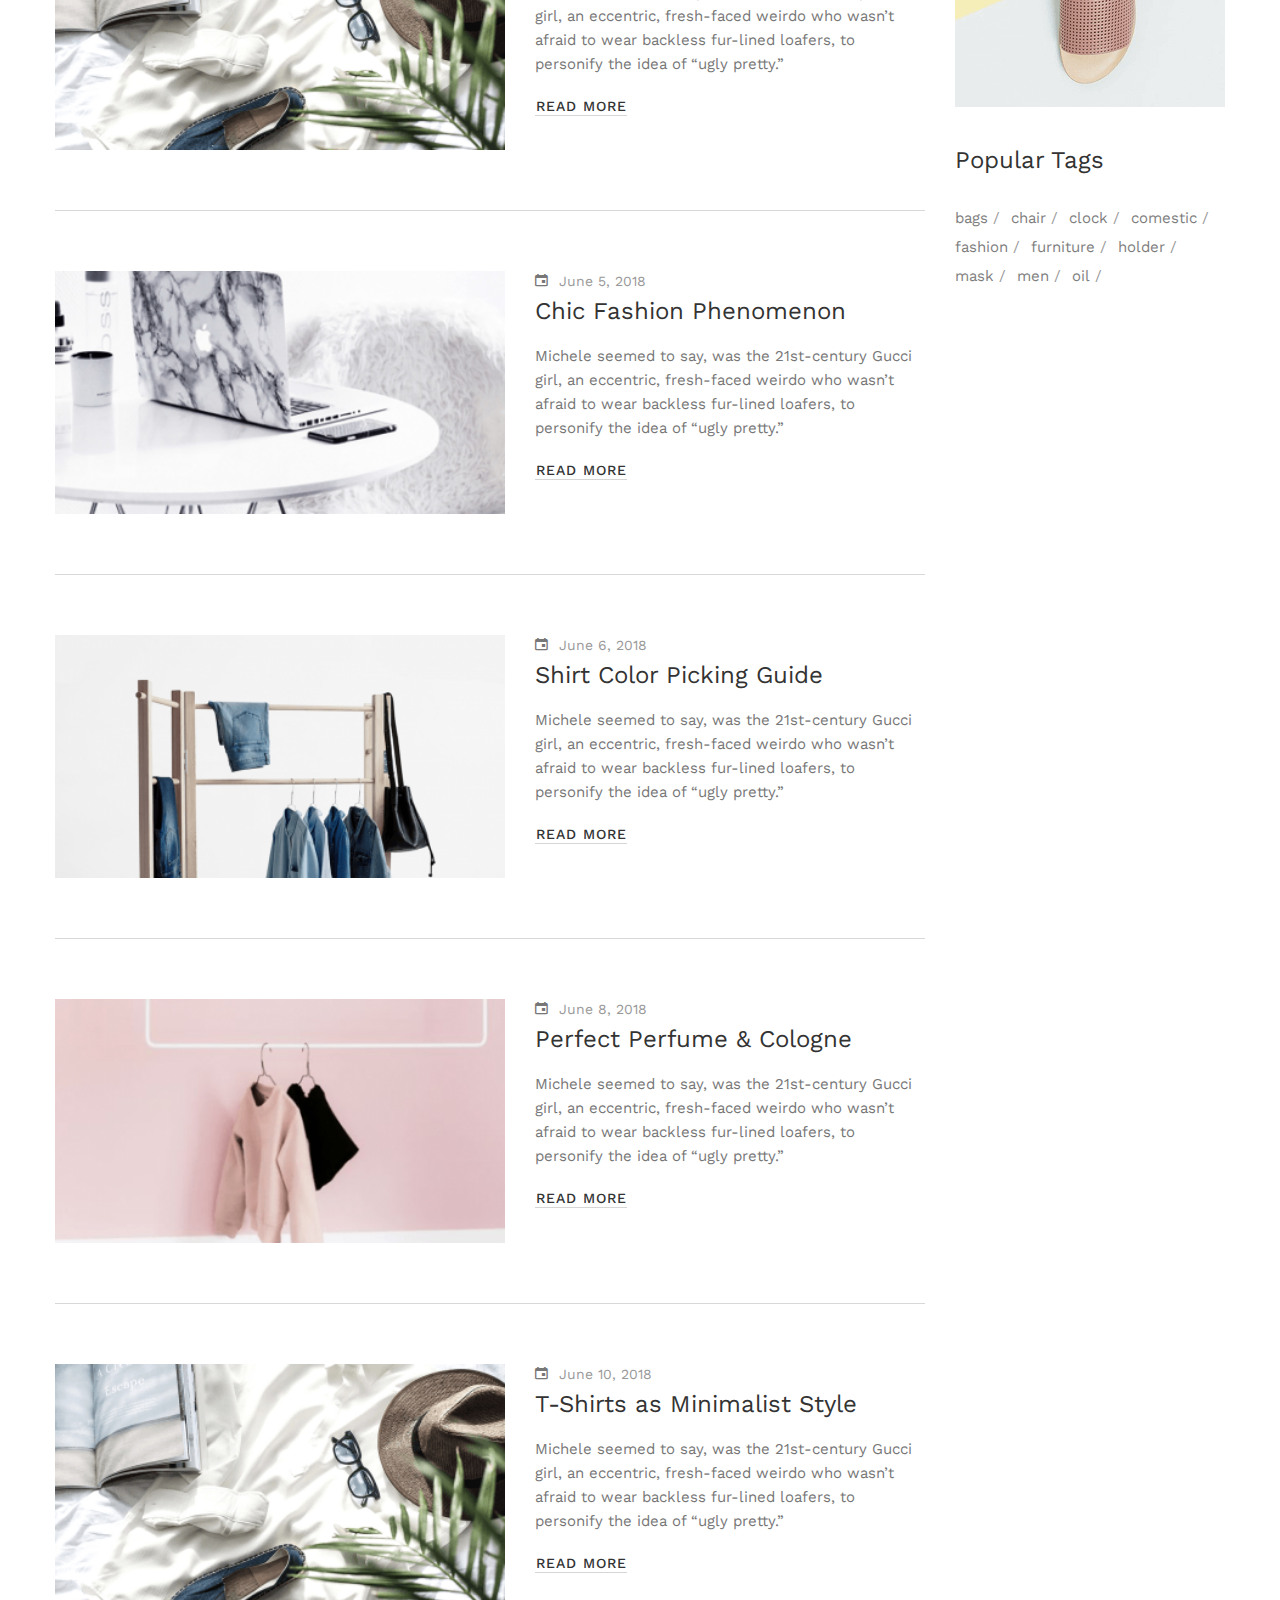
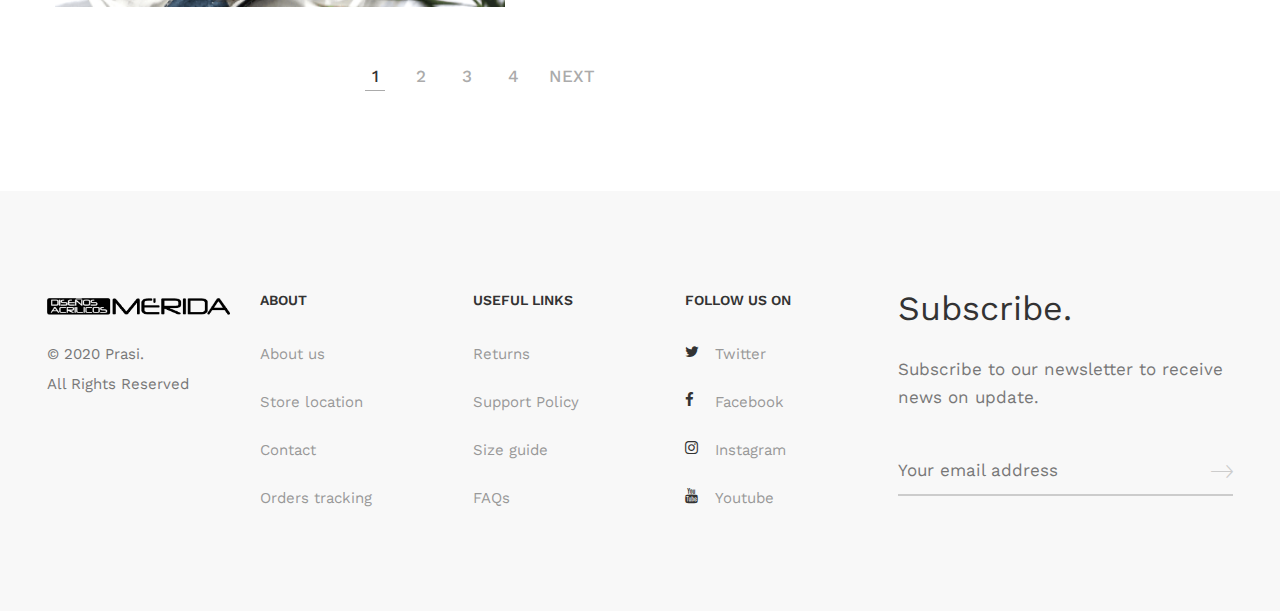
<file: blog-list-right-sidebar.html>
<!DOCTYPE html>
<html class="no-js" lang="zxx">

<head>
	<meta charset="utf-8">
	<meta http-equiv="X-UA-Compatible" content="IE=edge">
	<title>Prasi - Multipurpose eCommerce Bootstrap4 Template</title>
	<meta name="description" content="">
	<meta name="viewport" content="width=device-width, initial-scale=1">
	<!-- Favicon -->
	<link rel="icon" href="assets/images/favicon.ico">

	<!-- CSS
	============================================ -->
	<!-- Bootstrap CSS -->
	<link href="assets/css/bootstrap.min.css" rel="stylesheet">

	<!-- FontAwesome CSS -->
	<link href="assets/css/font-awesome.min.css" rel="stylesheet">

	<!-- Ionicons CSS -->
	<link href="assets/css/ionicons.min.css" rel="stylesheet">

	<!-- Themify CSS -->
	<link href="assets/css/themify-icons.css" rel="stylesheet">

	<!-- Plugins CSS -->
	<link href="assets/css/plugins.css" rel="stylesheet">

	<!-- Helper CSS -->
	<link href="assets/css/helper.css" rel="stylesheet">

	<!-- Main CSS -->
	<link href="assets/css/main.css" rel="stylesheet">

	<!-- Modernizer JS -->
	<script src="assets/js/vendor/modernizr-2.8.3.min.js"></script>

</head>

<body>

	
	<!--=============================================
	=            Header offcanvas about         =
	=============================================-->
	
	<header class="header header-offcanvas-about header-sticky">
		
		<!--=======  header bottom  =======-->
		
		<div class="header-bottom pt-md-40 pb-md-40 pt-sm-40 pb-sm-40">
			<div class="container wide">

					<!--=======  header bottom container  =======-->
					
					<div class="header-bottom-container">
						
						<!--=======  logo with off canvas  =======-->
						
						<div class="logo-with-offcanvas d-flex">
	
							<!--=======  offcanvas about icon  =======-->
							
							<div class="offcanvas-about-icon mr-20 d-none d-lg-block">
								<a href="javascript:void(0)" id="offcanvas-about-icon">
									<i class="ion-navicon"></i>
								</a>
							</div>
							
							<!--=======  End of offcanvas about icon  =======-->
		
							<!--=======  logo   =======-->
							
							<div class="logo">
								<a href="index.html">
									<img src="assets/images/logo.png" class="img-fluid" alt="">
								</a>
							</div>
							
							<!--=======  End of logo   =======-->
						</div>
						
						<!--=======  End of logo with off canvas  =======-->
	
						<!--=======  header bottom navigation  =======-->
						
						<div class="header-bottom-navigation">
								<div class="site-main-nav d-none d-lg-block">
									<nav class="site-nav center-menu">
										<ul>
											<li class="menu-item-has-children"><a href="index.html">Home</a>
												<ul class="sub-menu mega-menu mega-menu-column-5">
													<li><a href="javascript:void(0)" class="mega-column-title">Home Group</a>
														<ul class="mega-sub-menu">
															<li><a href="index-trending.html">Trending</a><img src="assets/images/home-preview/01.jpg" class="img-fluid" alt=""></li>
															<li><a href="index-collection.html">My collection</a><img src="assets/images/home-preview/02.jpg" class="img-fluid" alt=""></li>
															<li><a href="index-special.html">Special</a><img src="assets/images/home-preview/03.jpg" class="img-fluid" alt=""></li>
															<li><a href="index-concept.html">concept</a><img src="assets/images/home-preview/04.jpg" class="img-fluid" alt=""></li>
															<li><a href="index-smart.html">smart design</a><img src="assets/images/home-preview/05.jpg" class="img-fluid" alt=""></li>
														</ul>
													</li>
													<li><a href="javascript:void(0)" class="mega-column-title">Home Group</a>
														<ul class="mega-sub-menu">
															<li><a href="index-furniture.html">Furniture </a><img src="assets/images/home-preview/06.jpg" class="img-fluid" alt=""></li>
															<li><a href="index-essentials.html">Essentials</a><img src="assets/images/home-preview/07.jpg" class="img-fluid" alt=""></li>
															<li><a href="index-lookbook.html">Lookbook</a><img src="assets/images/home-preview/08.jpg" class="img-fluid" alt=""></li>
															<li><a href="index-wearables.html">Wearables</a><img src="assets/images/home-preview/09.jpg" class="img-fluid" alt=""></li>
															<li><a href="index-accessories.html">Accessories</a><img src="assets/images/home-preview/10.jpg" class="img-fluid" alt=""></li>
														</ul>
													</li>
													<li><a href="javascript:void(0)" class="mega-column-title">Home Group</a>
														<ul class="mega-sub-menu">
															<li><a href="index-shoppable.html">Shoppable</a><img src="assets/images/home-preview/11.jpg" class="img-fluid" alt=""></li>
															<li><a href="index-instagram.html">Instagram Shop</a><img src="assets/images/home-preview/12.jpg" class="img-fluid" alt=""></li>
															<li><a href="index-fashion.html">Fashion</a><img src="assets/images/home-preview/13.jpg" class="img-fluid" alt=""></li>
															<li><a href="index-perfumes.html">Perfumes</a><img src="assets/images/home-preview/14.jpg" class="img-fluid" alt=""></li>
															<li><a href="index-cosmetics.html">Cosmetics</a><img src="assets/images/home-preview/15.jpg" class="img-fluid" alt=""></li>
														</ul>
													</li>
													<li><a href="javascript:void(0)" class="mega-column-title">Home Group</a>
														<ul class="mega-sub-menu">
															<li><a href="index-decor.html">Home Decor</a><img src="assets/images/home-preview/16.png" class="img-fluid" alt=""></li>
															<li><a href="index-creative.html">Creative</a><img src="assets/images/home-preview/17.png" class="img-fluid" alt=""></li>
														</ul>
													</li>
													<li>
														<div class="menu-image">
															<img src="assets/images/menu-image/menu-element.png" class="img-fluid" alt="">
														</div>
													</li>
												</ul>
											</li>
											<li class="menu-item-has-children"><a href="shop-left-sidebar.html">Shop</a>
												<ul class="sub-menu mega-menu mega-menu-column-4">
													<li><a href="javascript:void(0)" class="mega-column-title">Shop Pages</a>
														<ul class="mega-sub-menu">
															<li><a href="shop-no-sidebar.html">Shop No Sidebar</a></li>
															<li><a href="shop-left-sidebar.html">Shop Left Sidebar</a></li>
															<li><a href="shop-right-sidebar.html">Shop Right Sidebar</a></li>
															<li><a href="shop-fullwidth-no-space.html">Shop Fullwidth No Space</a></li>
															<li><a href="shop-fullwidth-no-sidebar.html">Shop Fullwidth No Sidebar</a></li>
															<li><a href="shop-fullwidth-left-sidebar.html">Shop Fullwidth Left Sidebar</a></li>
															<li><a href="shop-fullwidth-right-sidebar.html">Shop Fullwidth Right Sidebar</a></li>
														</ul>
													</li>
													<li><a href="javascript:void(0)" class="mega-column-title">Shop Pages</a>
														<ul class="mega-sub-menu">
															<li><a href="shop-product-basic.html">Basic </a></li>
															<li><a href="shop-product-fullwidth.html">Fullwidth</a></li>
															<li><a href="shop-product-sticky-details.html">Sticky details</a></li>
															<li><a href="shop-product-with-sidebar.html">With Sidebar</a></li>
															<li><a href="shop-product-extra-content.html">Extra Content</a></li>
															<li><a href="shop-product-variation-image.html">Variation Image</a></li>
															<li><a href="shop-product-bought-together.html">Bought Together</a></li>
														</ul>
													</li>
													<li><a href="javascript:void(0)" class="mega-column-title">Shop Pages</a>
														<ul class="mega-sub-menu">
															<li><a href="shop-product-with-background.html">Product with background</a></li>
															<li><a href="shop-cart.html">Shopping Cart</a></li>
															<li><a href="shop-checkout.html">Checkout</a></li>
															<li><a href="shop-order-tracking.html">Order Tracking</a></li>
															<li><a href="shop-wishlist.html">Wishlist</a></li>
															<li><a href="shop-customer-login.html">Customer Login</a></li>
															<li><a href="shop-by-brand.html">Shop by Brand</a></li>
														</ul>
													</li>
													<li>
														<div class="menu-image">
															<img src="assets/images/menu-image/megamenu-shop.png" class="img-fluid" alt="">
														</div>
													</li>
												</ul>
											</li>
											<li class="menu-item-has-children"><a href="javascript:void(0)">Elements</a>
												<ul class="sub-menu mega-menu mega-menu-column-5">
													<li><a href="javascript:void(0)" class="mega-column-title">Shop / Products</a>
														<ul class="mega-sub-menu">
															<li><a href="element-product-categories.html">Product Categories</a></li>
															<li><a href="element-product-sliders.html">Product Sliders</a></li>
															<li><a href="element-product-tabs.html">Product Tabs</a></li>
															<li><a href="element-product-widget.html">Product Widget</a></li>
															<li><a href="element-recent-products.html">Recent Products</a></li>
														</ul>
													</li>
													<li><a href="javascript:void(0)" class="mega-column-title">Shop / Products</a>
														<ul class="mega-sub-menu">
															<li><a href="element-sale-products.html">Sale Products </a></li>
															<li><a href="element-featured-products.html">Featured products</a></li>
															<li><a href="element-top-rated-products.html">Top Rated products</a></li>
															<li><a href="element-bestselling-products.html">Best Selling products</a></li>
															<li><a href="element-product-attributes.html">Product Attributes</a></li>
														</ul>
													</li>
													<li><a href="javascript:void(0)" class="mega-column-title">Theming</a>
														<ul class="mega-sub-menu">
															<li><a href="element-blog-posts.html">Blog Posts</a></li>
															<li><a href="element-mailchimp-form.html">Mailchimp Form</a></li>
															<li><a href="element-icon-box.html">Icon Box</a></li>
															<li><a href="element-team-member.html">Team Member</a></li>
															<li><a href="element-instagram.html">Instagram</a></li>
														</ul>
													</li>
													<li><a href="javascript:void(0)" class="mega-column-title">Theming</a>
														<ul class="mega-sub-menu">
															<li><a href="element-faq.html">FAQs / Toggles</a></li>
															<li><a href="element-countdown-timer.html">Countdown Timer</a></li>
															<li><a href="element-button.html">Buttons</a></li>
															<li><a href="element-testimonials.html">Testimonials</a></li>
															<li><a href="element-google-maps.html">Google Maps</a></li>
														</ul>
													</li>
													<li>
														<div class="menu-image">
															<img src="assets/images/menu-image/menu-element.png" class="img-fluid" alt="">
														</div>
													</li>
												</ul>
											</li>
											<li class="menu-item-has-children"><a href="javascript:void(0)">Pages</a>
												<ul class="sub-menu single-column-menu">
													<li><a href="about-us.html">About Us</a></li>
													<li><a href="about-us-2.html">About Us 2</a></li>
													<li><a href="contact-us.html">Contact Us</a></li>
													<li><a href="faq.html">F.A.Q</a></li>
													<li><a href="coming-soon.html">Coming Soon</a></li>
													<li><a href="404.html">404</a></li>
												</ul>
											</li>
											<li class="menu-item-has-children "><a href="javascript:void(0)">Blog</a>
												<ul class="sub-menu single-column-menu single-column-has-children">
													<li><a href="blog-standard-right-sidebar.html">Standard Layout</a>
														<ul class="multilevel-submenu">
															<li><a href="blog-standard-right-sidebar.html">Right Sidebar</a></li>
															<li><a href="blog-standard-left-sidebar.html">Left Sidebar</a></li>
															<li><a href="blog-standard-full-width.html">Full Width</a></li>
														</ul>
													</li>
													<li><a href="blog-grid-right-sidebar.html">Grid Layout</a>
														<ul class="multilevel-submenu">
															<li><a href="blog-grid-right-sidebar.html">Right Sidebar</a></li>
															<li><a href="blog-grid-left-sidebar.html">Left Sidebar</a></li>
															<li><a href="blog-grid-full-width.html">Full Width</a></li>
														</ul>
													</li>
													<li><a href="blog-list-right-sidebar.html">List Layout</a>
														<ul class="multilevel-submenu">
															<li><a href="blog-list-right-sidebar.html">Right Sidebar</a></li>
															<li><a href="blog-list-left-sidebar.html">Left Sidebar</a></li>
															<li><a href="blog-list-full-width.html">Full Width</a></li>
														</ul>
													</li>
													<li><a href="blog-masonry-right-sidebar.html">Masonry Layout</a>
														<ul class="multilevel-submenu">
															<li><a href="blog-masonry-right-sidebar.html">Right Sidebar</a></li>
															<li><a href="blog-masonry-left-sidebar.html">Left Sidebar</a></li>
															<li><a href="blog-masonry-full-width.html">Full Width</a></li>
														</ul>
													</li>
													<li><a href="blog-full-then-grid-right-sidebar.html">1st Full Then Grid Layout</a>
														<ul class="multilevel-submenu">
															<li><a href="blog-full-then-grid-right-sidebar.html">Right Sidebar</a></li>
															<li><a href="blog-full-then-grid-left-sidebar.html">Left Sidebar</a></li>
															<li><a href="blog-full-then-grid-full-width.html">Full Width</a></li>
														</ul>
													</li>
													<li><a href="blog-single-post-right-sidebar.html">Single Post Layout</a>
														<ul class="multilevel-submenu">
															<li><a href="blog-single-post-right-sidebar.html">Right Sidebar</a></li>
															<li><a href="blog-single-post-left-sidebar.html">Left Sidebar</a></li>
															<li><a href="blog-single-post-full-width.html">Full Width</a></li>
														</ul>
													</li>
												</ul>
											</li>
										</ul>
									</nav>
								</div>
						</div>
						
						<!--=======  End of header bottom navigation  =======-->

						<!--=======  headeer right container  =======-->
						
						<div class="header-right-container">

							<!--=======  header right icons  =======-->
							
							<div class="header-right-icons d-flex justify-content-end align-items-center h-100">
								<!--=======  single-icon  =======-->
								
								<div class="single-icon search">
									<a href="javascript:void(0)" id="search-icon">
										<i class="ion-ios-search-strong"></i>
									</a>
								</div>
								
								<!--=======  End of single-icon  =======-->
								<!--=======  single-icon  =======-->
								
								<div class="single-icon user-login">
									<a href="shop-customer-login.html">
										<i class="ion-android-person"></i>
									</a>
								</div>
								
								<!--=======  End of single-icon  =======-->
								<!--=======  single-icon  =======-->
								
								<div class="single-icon wishlist">
									<a href="javascript:void(0)" id="offcanvas-wishlist-icon">
										<i class="ion-android-favorite-outline"></i>
										<span class="count">2</span>
									</a>
								</div>
								
								<!--=======  End of single-icon  =======-->
								<!--=======  single-icon  =======-->
								
								<div class="single-icon cart">
									<a href="javascript:void(0)" id="offcanvas-cart-icon">
										<i class="ion-ios-cart"></i>
										<span class="count">3</span>
									</a>
								</div>
								<!--=======  End of single-icon  =======-->
							</div>
							<!--=======  End of header right icons  =======-->
		
						</div>
						
						<!--=======  End of headeer right container  =======-->
						
						
					</div>
					
					<!--=======  End of header bottom container  =======-->
					
					<!-- Mobile Navigation Start Here -->

					<div class="site-mobile-navigation d-block d-lg-none">
						<div id="dl-menu" class="dl-menuwrapper site-mobile-nav">
							<!--Site Mobile Menu Toggle Start-->
							<button class="dl-trigger hamburger hamburger--spin">
								<span class="hamburger-box">
									<span class="hamburger-inner"></span>
								</span>
							</button><!--Site Mobile Menu Toggle End-->
							<ul class="dl-menu dl-menu-toggle">
								<li class=""><a href="blog-list-right-sidebar.html#">Home</a>
									<ul class="dl-submenu">
										<li class=""> <a href="blog-list-right-sidebar.html#">Home Group One</a>
											<ul class="dl-submenu">
												<li><a href="index-trending.html">Trending</a></li>
												<li><a href="index-collection.html">My collection</a></li>
												<li><a href="index-special.html">Special</a></li>
												<li><a href="index-concept.html">concept</a></li>
												<li><a href="index-smart.html">smart design</a></li>
											</ul>
										</li>
										<li> <a href="blog-list-right-sidebar.html#">Home Group Two</a>
											<ul class="dl-submenu">
													<li><a href="index-furniture.html">Furniture </a></li>
													<li><a href="index-essentials.html">Essentials</a></li>
													<li><a href="index-lookbook.html">Lookbook</a></li>
													<li><a href="index-wearables.html">Wearables</a></li>
													<li><a href="index-accessories.html">Accessories</a></li>
											</ul>
										</li>
										<li> <a href="blog-list-right-sidebar.html#">Home Group three</a>
											<ul class="dl-submenu">
												<li><a href="index-shoppable.html">Shoppable</a></li>
												<li><a href="index-instagram.html">Instagram Shop</a></li>
												<li><a href="index-fashion.html">Fashion</a></li>
												<li><a href="index-perfumes.html">Perfumes</a></li>
												<li><a href="index-cosmetics.html">Cosmetics</a></li>
											</ul>
										</li>
										<li> <a href="blog-list-right-sidebar.html#">Home Group four</a>
											<ul class="dl-submenu">
												<li><a href="index-decor.html">Home Decor</a></li>
												<li><a href="index-creative.html">Creative</a></li>
											</ul>
										</li>
									</ul>
								</li>

								<li><a href="blog-list-right-sidebar.html#">Shop</a>
									<ul class="dl-submenu">
										<li class=""> <a href="blog-list-right-sidebar.html#">Shop Pages</a>
											<ul class="dl-submenu">
												<li><a href="shop-no-sidebar.html">Shop No Sidebar</a></li>
												<li><a href="shop-left-sidebar.html">Shop Left Sidebar</a></li>
												<li><a href="shop-right-sidebar.html">Shop Right Sidebar</a></li>
												<li><a href="shop-fullwidth-no-space.html">Shop Fullwidth No Space</a></li>
												<li><a href="shop-fullwidth-no-sidebar.html">Shop Fullwidth No Sidebar</a></li>
												<li><a href="shop-fullwidth-left-sidebar.html">Shop Fullwidth Left Sidebar</a></li>
												<li><a href="shop-fullwidth-right-sidebar.html">Shop Fullwidth Right Sidebar</a></li>
											</ul>
										</li>
										<li class=""> <a href="blog-list-right-sidebar.html#">Product Details Pages</a>
											<ul class="dl-submenu">
												<li><a href="shop-product-basic.html">Basic </a></li>
												<li><a href="shop-product-fullwidth.html">Fullwidth</a></li>
												<li><a href="shop-product-sticky-details.html">Sticky details</a></li>
												<li><a href="shop-product-with-sidebar.html">With Sidebar</a></li>
												<li><a href="shop-product-extra-content.html">Extra Content</a></li>
												<li><a href="shop-product-variation-image.html">Variation Image</a></li>
												<li><a href="shop-product-bought-together.html">Bought Together</a></li>
												

											</ul>
										</li>
										<li class=""> <a href="blog-list-right-sidebar.html#">Other Shop Pages</a>
											<ul class="dl-submenu">
												<li><a href="shop-product-with-background.html">Product with background</a></li>
												<li><a href="shop-cart.html">Shopping Cart</a></li>
												<li><a href="shop-checkout.html">Checkout</a></li>
												<li><a href="shop-order-tracking.html">Order Tracking</a></li>
												<li><a href="shop-wishlist.html">Wishlist</a></li>
												<li><a href="shop-customer-login.html">Customer Login</a></li>
												<li><a href="shop-by-brand.html">Shop by Brand</a></li>

											</ul>
										</li>


									</ul>
								</li>
								<li><a href="blog-list-right-sidebar.html#">Elements</a>
									<ul class="dl-submenu">
										<li class=""> <a href="blog-list-right-sidebar.html#">Shop / Products</a>
											<ul class="dl-submenu">
												<li><a href="element-product-categories.html">Product Categories</a></li>
												<li><a href="element-product-sliders.html">Product Sliders</a></li>
												<li><a href="element-product-tabs.html">Product Tabs</a></li>
												<li><a href="element-product-widget.html">Product Widget</a></li>
												<li><a href="element-recent-products.html">Recent Products</a></li>
											</ul>
										</li>
										<li class=""> <a href="blog-list-right-sidebar.html#">Shop / Products</a>
											<ul class="dl-submenu">
													<li><a href="element-sale-products.html">Sale Products </a></li>
													<li><a href="element-featured-products.html">Featured products</a></li>
													<li><a href="element-top-rated-products.html">Top Rated products</a></li>
													<li><a href="element-bestselling-products.html">Best Selling products</a></li>
													<li><a href="element-product-attributes.html">Product Attributes</a></li>
											</ul>
										</li>
										<li class=""> <a href="blog-list-right-sidebar.html#">Theming</a>
											<ul class="dl-submenu">
												<li><a href="element-blog-posts.html">Blog Posts</a></li>
												<li><a href="element-mailchimp-form.html">Mailchimp Form</a></li>
												<li><a href="element-icon-box.html">Icon Box</a></li>
												<li><a href="element-team-member.html">Team Member</a></li>
												<li><a href="element-instagram.html">Instagram</a></li>

											</ul>
										</li>


									</ul>
								</li>
								<li><a href="blog-list-right-sidebar.html#">Pages</a>
									<ul class="dl-submenu">
										<li><a href="about-us.html">About Us</a></li>
										<li><a href="about-us-2.html">About Us 2</a></li>
										<li><a href="contact-us.html">Contact Us</a></li>
										<li><a href="faq.html">F.A.Q</a></li>
										<li><a href="coming-soon.html">Coming Soon</a></li>
										<li><a href="404.html">404</a></li>
									</ul>
								</li>
								<li><a href="blog-list-right-sidebar.html#">Blog</a>
									<ul class="dl-submenu">
										<li><a href="blog-list-right-sidebar.html#">Standard Layout</a>
											<ul class="dl-submenu">
												<li><a href="blog-standard-right-sidebar.html">Right Sidebar</a></li>
												<li><a href="blog-standard-left-sidebar.html">Left Sidebar</a></li>
												<li><a href="blog-standard-full-width.html">Full Width</a></li>
											</ul>
										</li>
										<li><a href="blog-list-right-sidebar.html#">Grid Layout</a>
											<ul class="dl-submenu">
												<li><a href="blog-grid-right-sidebar.html">Right Sidebar</a></li>
												<li><a href="blog-grid-left-sidebar.html">Left Sidebar</a></li>
												<li><a href="blog-grid-full-width.html">Full Width</a></li>
											</ul>
										</li>
										<li><a href="blog-list-right-sidebar.html#">List Layout</a>
											<ul class="dl-submenu">
												<li><a href="blog-list-right-sidebar.html">Right Sidebar</a></li>
												<li><a href="blog-list-left-sidebar.html">Left Sidebar</a></li>
												<li><a href="blog-list-full-width.html">Full Width</a></li>
											</ul>
										</li>
										<li><a href="blog-list-right-sidebar.html#">Masonry Layout</a>
											<ul class="dl-submenu">
												<li><a href="blog-masonry-right-sidebar.html">Right Sidebar</a></li>
												<li><a href="blog-masonry-left-sidebar.html">Left Sidebar</a></li>
												<li><a href="blog-masonry-full-width.html">Full Width</a></li>
											</ul>
										</li>
										<li><a href="blog-list-right-sidebar.html#">1st Full Then Grid</a>
											<ul class="dl-submenu">
												<li><a href="blog-full-then-grid-right-sidebar.html">Right Sidebar</a></li>
												<li><a href="blog-full-then-grid-left-sidebar.html">Left Sidebar</a></li>
												<li><a href="blog-full-then-grid-full-width.html">Full Width</a></li>
											</ul>
										</li>
										<li><a href="blog-list-right-sidebar.html#">Single Post Layout</a>
											<ul class="dl-submenu">
												<li><a href="blog-single-post-right-sidebar.html">Right Sidebar</a></li>
												<li><a href="blog-single-post-left-sidebar.html">Left Sidebar</a></li>
												<li><a href="blog-single-post-full-width.html">Full Width</a></li>
											</ul>
										</li>
									</ul>
								</li>
							</ul>
						</div>
					</div>

					<!-- Mobile Navigation End Here -->
					
						
			</div>
		</div>
	
		<!--=======  End of header bottom  =======-->
	</header>
	
	<!--===== End of Header offcanvas about ======-->

	<!--=======  breadcrumb area =======-->

	<div class="breadcrumb-area breadcrumb-bg-1 pt-50 pb-70 mb-100">
		<div class="container">
			<div class="row">
				<div class="col-lg-12">
					<h1 class="breadcrumb-title">Blog</h1>

					<!--=======  breadcrumb list  =======-->
					
						<ul class="breadcrumb-list">
							<li class="breadcrumb-list__item"><a href="index.html">HOME</a></li>
							<li class="breadcrumb-list__item breadcrumb-list__item--active">Blog</li>
						</ul>
					
					<!--=======  End of breadcrumb list  =======-->

				</div>
			</div>
		</div>
	</div>
	
    <!--=======  End of breadcrumb area =======-->
    
    <!--=============================================
    =            blog page wrapper         =
    =============================================-->
    
    <div class="blog-page-wrapper mb-100">
        <div class="container">
            <div class="row">
                <div class="col-lg-3 order-2">
                    <!--=======  page sidebar  =======-->
						
                    <div class="page-sidebar">
                            <!--=======  single sidebar widget  =======-->
                            
                            <div class="single-sidebar-widget mb-40">
                                <!--=======  search widget  =======-->
                                
                                <div class="search-widget">
                                    <form action="blog-list-right-sidebar.html#">
                                        <input type="search" placeholder="Search products ...">
                                        <button type="button"><i class="ion-android-search"></i></button>
                                    </form>
                                </div>
                                
                                <!--=======  End of search widget  =======-->
                            </div>
                            
                            
                            <!--=======  End of single sidebarwidget  =======-->

                            <!--=======  single sidebar widget  =======-->
                            
                            <div class="single-sidebar-widget mb-40">
                                <h2 class="single-sidebar-widget--title">Categories</h2>
                                <ul class="single-sidebar-widget--list single-sidebar-widget--list--category">
                                    <li class="has-children">
                                        <a href="shop-left-sidebar.html">Cosmetic </a> <span class="quantity">5</span>
                                        <ul>
                                            <li><a href="shop-left-sidebar.html">For body</a></li>
                                            <li><a href="shop-left-sidebar.html">Make up</a></li>
                                            <li><a href="shop-left-sidebar.html">New</a></li>
                                            <li><a href="shop-left-sidebar.html">Perfumes</a></li>
                                        </ul>
                                    </li>
                                    <li class="has-children">
                                        <a href="shop-left-sidebar.html">Furniture </a> <span class="quantity">23</span>
                                        <ul>
                                            <li><a href="shop-left-sidebar.html">Sofas</a></li>
                                            <li><a href="shop-left-sidebar.html">Armchairs</a></li>
                                            <li><a href="shop-left-sidebar.html">Desk Chairs</a></li>
                                            <li><a href="shop-left-sidebar.html">Dining Chairs</a></li>
                                        </ul>
                                    </li>
                                    <li><a href="shop-left-sidebar.html">Watches </a> <span class="quantity">12</span></li> 
                                    <li><a href="shop-left-sidebar.html">Bags </a> <span class="quantity">22</span></li> 
                                    <li><a href="shop-left-sidebar.html">Uncategorized </a> <span class="quantity">14</span></li> 
                                </ul>
                            </div>
    
                            <!--=======  End of single sidebar widget  =======-->

                          

                            <!--=======  single sidebar widget  =======-->
                            
                            <div class="single-sidebar-widget mb-40">
                                

                                <!--=======  widget post wrapper  =======-->
                                
                                <div class="widget-post-wrapper">
                                <!--=======  single widget post  =======-->
                                
                                <div class="single-widget-post">
                                    <div class="image">
                                        <img src="assets/images/blog/post-thumbnail-100x120.png" class="img-fluid" alt="">
                                    </div>
                                    <div class="content">
                                        <h3 class="widget-post-title"><a href="blog-list-right-sidebar.html#">Chic Fashion Phenomenon</a></h3>
                                        <p class="widget-post-date">June 5, 2018</p>
                                    </div>
                                </div>
                                
                                <!--=======  End of single widget post  =======-->
                                <!--=======  single widget post  =======-->
                                
                                <div class="single-widget-post">
                                    <div class="image">
                                        <img src="assets/images/blog/post-thumbnail-6-100x120.png" class="img-fluid" alt="">
                                    </div>
                                    <div class="content">
                                        <h3 class="widget-post-title"><a href="blog-list-right-sidebar.html#">Go Your Own Way</a></h3>
                                        <p class="widget-post-date">June 5, 2018</p>
                                    </div>
                                </div>
                                
                                <!--=======  End of single widget post  =======-->
                                <!--=======  single widget post  =======-->
                                
                                <div class="single-widget-post">
                                    <div class="image">
                                        <img src="assets/images/blog/post-thumbnail-9-100x120.png" class="img-fluid" alt="">
                                    </div>
                                    <div class="content">
                                        <h3 class="widget-post-title"><a href="blog-list-right-sidebar.html#">Home-made Body Lotion</a></h3>
                                        <p class="widget-post-date">June 5, 2018</p>
                                    </div>
                                </div>
                                
                                <!--=======  End of single widget post  =======-->

                                </div>
                                
                                <!--=======  End of widget post wrapper  =======-->
                            </div>
                            
                            <!--=======  End of single sidebar widget  =======-->

                            <!--=======  single sidebar widget  =======-->
                            
                            <div class="single-sidebar-widget mb-40">
                                <!--=======  blog sidebar banner  =======-->
                                
                                <div class="blog-sidebar-banner">
                                    <img src="assets/images/banners/ADS-blog.png" class="img-fluid" alt="">
                                </div>
                                
                                <!--=======  End of blog sidebar banner  =======-->
                            </div>
                            
                            <!--=======  End of single sidebar widget  =======-->

                            <!--=======  single sidebar widget  =======-->
                            
                            <div class="single-sidebar-widget">
                                <h2 class="single-sidebar-widget--title"> Popular Tags</h2>

                                <div class="tag-container">
                                    <a href="blog-list-right-sidebar.html#">bags</a>
                                    <a href="blog-list-right-sidebar.html#">chair</a>
                                    <a href="blog-list-right-sidebar.html#">clock</a>
                                    <a href="blog-list-right-sidebar.html#">comestic</a>
                                    <a href="blog-list-right-sidebar.html#">fashion</a>
                                    <a href="blog-list-right-sidebar.html#">furniture</a>
                                    <a href="blog-list-right-sidebar.html#">holder</a>
                                    <a href="blog-list-right-sidebar.html#">mask</a>
                                    <a href="blog-list-right-sidebar.html#">men</a>
                                    <a href="blog-list-right-sidebar.html#">oil</a>
                                </div>
                            </div>
                            
                            <!--=======  End of single sidebar widget  =======-->
                        </div>
                        
                        <!--=======  End of page sidebar  =======-->
                </div>
                <div class="col-lg-9 order-1 mb-md-70 mb-sm-70">
                    <div class="row">
                        
                        <div class="col-md-12 mb-60">
                            <div class="single-slider-post single-slider-post--list">
                                <!--=======  image  =======-->
                                
                                <div class="single-slider-post__image single-slider-post--list__image mb-sm-30">
                                    <a href="blog-single-post-left-sidebar.html">
                                        <img src="assets/images/blog/post-thumbnail-1-370x200.png" class="img-fluid" alt="">
                                    </a>
                                </div>
                                
                                <!--=======  End of image  =======-->

                                <!--=======  content  =======-->
                                
                                <div class="single-slider-post__content single-slider-post--list__content">
                                    <div class="post-date">
                                        <i class="ion-android-calendar"></i>
                                        <a href="blog-standard-left-sidebar.html"> june 5, 2018</a>
                                    </div>
                                    <h2 class="post-title"><a href="blog-single-post-left-sidebar.html">Chic Fashion Phenomenon</a></h2>
                                    <p class="post-excerpt">Michele seemed to say, was the 21st-century Gucci girl, an eccentric, fresh-faced weirdo who wasn’t afraid to wear backless fur-lined loafers, to personify the idea of “ugly pretty.”</p>
                                    <a href="blog-single-post-left-sidebar.html" class="blog-readmore-btn">read more</a>
                                </div>
                                
                                <!--=======  End of content  =======-->
                            </div>
                        </div>

                        <div class="col-md-12 mb-60">
                            <div class="single-slider-post single-slider-post--list">
                                <!--=======  image  =======-->
                                
                                <div class="single-slider-post__image single-slider-post--list__image mb-sm-30">
                                    <a href="blog-single-post-left-sidebar.html">
                                        <img src="assets/images/blog/post-thumbnail-2-1-370x200.png" class="img-fluid" alt="">
                                    </a>
                                </div>
                                
                                <!--=======  End of image  =======-->

                                <!--=======  content  =======-->
                                
                                <div class="single-slider-post__content single-slider-post--list__content">
                                    <div class="post-date">
                                        <i class="ion-android-calendar"></i>
                                        <a href="blog-standard-left-sidebar.html"> june 6, 2018</a>
                                    </div>
                                    <h2 class="post-title"><a href="blog-single-post-left-sidebar.html">Shirt Color Picking Guide</a></h2>
                                    <p class="post-excerpt">Michele seemed to say, was the 21st-century Gucci girl, an eccentric, fresh-faced weirdo who wasn’t afraid to wear backless fur-lined loafers, to personify the idea of “ugly pretty.”</p>
                                    <a href="blog-single-post-left-sidebar.html" class="blog-readmore-btn">read more</a>
                                </div>
                                
                                <!--=======  End of content  =======-->
                            </div>
                        </div>

                        <div class="col-md-12 mb-60">
                            <div class="single-slider-post single-slider-post--list">
                                <!--=======  image  =======-->
                                
                                <div class="single-slider-post__image single-slider-post--list__image mb-sm-30">
                                    <a href="blog-single-post-left-sidebar.html">
                                        <img src="assets/images/blog/post-thumbnail-8-370x200.png" class="img-fluid" alt="">
                                    </a>
                                </div>
                                
                                <!--=======  End of image  =======-->

                                <!--=======  content  =======-->
                                
                                <div class="single-slider-post__content single-slider-post--list__content">
                                    <div class="post-date">
                                        <i class="ion-android-calendar"></i>
                                        <a href="blog-standard-left-sidebar.html"> june 8, 2018</a>
                                    </div>
                                    <h2 class="post-title"><a href="blog-single-post-left-sidebar.html">Perfect Perfume & Cologne</a></h2>
                                    <p class="post-excerpt">Michele seemed to say, was the 21st-century Gucci girl, an eccentric, fresh-faced weirdo who wasn’t afraid to wear backless fur-lined loafers, to personify the idea of “ugly pretty.”</p>
                                    <a href="blog-single-post-left-sidebar.html" class="blog-readmore-btn">read more</a>
                                </div>
                                
                                <!--=======  End of content  =======-->
                            </div>
                        </div>

                        <div class="col-md-12 mb-60">
                            <div class="single-slider-post single-slider-post--list">
                                <!--=======  image  =======-->
                                
                                <div class="single-slider-post__image single-slider-post--list__image mb-sm-30">
                                    <a href="blog-single-post-left-sidebar.html">
                                        <img src="assets/images/blog/post-thumbnail-370x200.png" class="img-fluid" alt="">
                                    </a>
                                </div>
                                
                                <!--=======  End of image  =======-->

                                <!--=======  content  =======-->
                                
                                <div class="single-slider-post__content single-slider-post--list__content">
                                    <div class="post-date">
                                        <i class="ion-android-calendar"></i>
                                        <a href="blog-standard-left-sidebar.html"> june 10, 2018</a>
                                    </div>
                                    <h2 class="post-title"><a href="blog-single-post-left-sidebar.html">T-Shirts as Minimalist Style</a></h2>
                                    <p class="post-excerpt">Michele seemed to say, was the 21st-century Gucci girl, an eccentric, fresh-faced weirdo who wasn’t afraid to wear backless fur-lined loafers, to personify the idea of “ugly pretty.”</p>
                                    <a href="blog-single-post-left-sidebar.html" class="blog-readmore-btn">read more</a>
                                </div>
                                
                                <!--=======  End of content  =======-->
                            </div>
                        </div>
                        
                        <div class="col-md-12 mb-60">
                            <div class="single-slider-post single-slider-post--list">
                                <!--=======  image  =======-->
                                
                                <div class="single-slider-post__image single-slider-post--list__image mb-sm-30">
                                    <a href="blog-single-post-left-sidebar.html">
                                        <img src="assets/images/blog/post-thumbnail-1-370x200.png" class="img-fluid" alt="">
                                    </a>
                                </div>
                                
                                <!--=======  End of image  =======-->

                                <!--=======  content  =======-->
                                
                                <div class="single-slider-post__content single-slider-post--list__content">
                                    <div class="post-date">
                                        <i class="ion-android-calendar"></i>
                                        <a href="blog-standard-left-sidebar.html"> june 5, 2018</a>
                                    </div>
                                    <h2 class="post-title"><a href="blog-single-post-left-sidebar.html">Chic Fashion Phenomenon</a></h2>
                                    <p class="post-excerpt">Michele seemed to say, was the 21st-century Gucci girl, an eccentric, fresh-faced weirdo who wasn’t afraid to wear backless fur-lined loafers, to personify the idea of “ugly pretty.”</p>
                                    <a href="blog-single-post-left-sidebar.html" class="blog-readmore-btn">read more</a>
                                </div>
                                
                                <!--=======  End of content  =======-->
                            </div>
                        </div>

                        <div class="col-md-12 mb-60">
                            <div class="single-slider-post single-slider-post--list">
                                <!--=======  image  =======-->
                                
                                <div class="single-slider-post__image single-slider-post--list__image mb-sm-30">
                                    <a href="blog-single-post-left-sidebar.html">
                                        <img src="assets/images/blog/post-thumbnail-2-1-370x200.png" class="img-fluid" alt="">
                                    </a>
                                </div>
                                
                                <!--=======  End of image  =======-->

                                <!--=======  content  =======-->
                                
                                <div class="single-slider-post__content single-slider-post--list__content">
                                    <div class="post-date">
                                        <i class="ion-android-calendar"></i>
                                        <a href="blog-standard-left-sidebar.html"> june 6, 2018</a>
                                    </div>
                                    <h2 class="post-title"><a href="blog-single-post-left-sidebar.html">Shirt Color Picking Guide</a></h2>
                                    <p class="post-excerpt">Michele seemed to say, was the 21st-century Gucci girl, an eccentric, fresh-faced weirdo who wasn’t afraid to wear backless fur-lined loafers, to personify the idea of “ugly pretty.”</p>
                                    <a href="blog-single-post-left-sidebar.html" class="blog-readmore-btn">read more</a>
                                </div>
                                
                                <!--=======  End of content  =======-->
                            </div>
                        </div>

                        <div class="col-md-12 mb-60">
                            <div class="single-slider-post single-slider-post--list">
                                <!--=======  image  =======-->
                                
                                <div class="single-slider-post__image single-slider-post--list__image mb-sm-30">
                                    <a href="blog-single-post-left-sidebar.html">
                                        <img src="assets/images/blog/post-thumbnail-8-370x200.png" class="img-fluid" alt="">
                                    </a>
                                </div>
                                
                                <!--=======  End of image  =======-->

                                <!--=======  content  =======-->
                                
                                <div class="single-slider-post__content single-slider-post--list__content">
                                    <div class="post-date">
                                        <i class="ion-android-calendar"></i>
                                        <a href="blog-standard-left-sidebar.html"> june 8, 2018</a>
                                    </div>
                                    <h2 class="post-title"><a href="blog-single-post-left-sidebar.html">Perfect Perfume & Cologne</a></h2>
                                    <p class="post-excerpt">Michele seemed to say, was the 21st-century Gucci girl, an eccentric, fresh-faced weirdo who wasn’t afraid to wear backless fur-lined loafers, to personify the idea of “ugly pretty.”</p>
                                    <a href="blog-single-post-left-sidebar.html" class="blog-readmore-btn">read more</a>
                                </div>
                                
                                <!--=======  End of content  =======-->
                            </div>
                        </div>

                        <div class="col-md-12 mb-60">
                            <div class="single-slider-post single-slider-post--list border-0 pb-0">
                                <!--=======  image  =======-->
                                
                                <div class="single-slider-post__image single-slider-post--list__image mb-sm-30">
                                    <a href="blog-single-post-left-sidebar.html">
                                        <img src="assets/images/blog/post-thumbnail-370x200.png" class="img-fluid" alt="">
                                    </a>
                                </div>
                                
                                <!--=======  End of image  =======-->

                                <!--=======  content  =======-->
                                
                                <div class="single-slider-post__content single-slider-post--list__content">
                                    <div class="post-date">
                                        <i class="ion-android-calendar"></i>
                                        <a href="blog-standard-left-sidebar.html"> june 10, 2018</a>
                                    </div>
                                    <h2 class="post-title"><a href="blog-single-post-left-sidebar.html">T-Shirts as Minimalist Style</a></h2>
                                    <p class="post-excerpt">Michele seemed to say, was the 21st-century Gucci girl, an eccentric, fresh-faced weirdo who wasn’t afraid to wear backless fur-lined loafers, to personify the idea of “ugly pretty.”</p>
                                    <a href="blog-single-post-left-sidebar.html" class="blog-readmore-btn">read more</a>
                                </div>
                                
                                <!--=======  End of content  =======-->
                            </div>
                        </div>

                    </div>

                    <div class="row">
                        <div class="col-lg-12">
                            <!--=======  pagination  =======-->
                            
                            <div class="pagination text-center">
                                <ul>
                                    <li class="active"><a href="blog-list-right-sidebar.html#">1</a></li>
                                    <li><a href="blog-list-right-sidebar.html#">2</a></li>
                                    <li><a href="blog-list-right-sidebar.html#">3</a></li>
                                    <li><a href="blog-list-right-sidebar.html#">4</a></li>
                                    <li><a href="blog-list-right-sidebar.html#">NEXT</a></li>
                                </ul>
                            </div>
                            
                            <!--=======  End of pagination  =======-->
                        </div>
                    </div>
                    
                </div>
            </div>
        </div>
    </div>
    
    <!--=====  End of blog page wrapper  ======-->


	<!--=============================================
	=            footer area         =
	=============================================-->
	
	<div class="footer-container footer-one pt-100 pb-50">
		<div class="container wide">
			<div class="row">
				<div class="col footer-single-widget">
					<!--=======  copyright text  =======-->
						<!--=======  logo  =======-->
						
						<div class="logo">
							<img src="assets/images/logo.png" class="img-fluid" alt="">
						</div>
						
						<!--=======  End of logo  =======-->

						<!--=======  copyright text  =======-->
						
						<div class="copyright-text">
							<p> &copy; 2020 Prasi.  <span>All Rights Reserved</span></p>
						</div>
						
						<!--=======  End of copyright text  =======-->
					
					<!--=======  End of copyright text  =======-->
				</div>
				<div class="col footer-single-widget">
					<!--=======  single widget  =======-->
						<h5 class="widget-title">ABOUT</h5>

						<!--=======  footer navigation container  =======-->
						
						<div class="footer-nav-container">
							<nav>
								<ul>
									<li><a href="blog-list-right-sidebar.html#">About us</a></li>
									<li><a href="blog-list-right-sidebar.html#">Store location</a></li>
									<li><a href="blog-list-right-sidebar.html#">Contact</a></li>
									<li><a href="blog-list-right-sidebar.html#">Orders tracking</a></li>
								</ul>
							</nav>
						</div>
						
						<!--=======  End of footer navigation container  =======-->
					
					<!--=======  single widget  =======-->
				</div>
				<div class="col footer-single-widget">
					<!--=======  single widget  =======-->
						<h5 class="widget-title">USEFUL LINKS</h5>

						<!--=======  footer navigation container  =======-->
						
						<div class="footer-nav-container">
							<nav>
								<ul>
									<li><a href="blog-list-right-sidebar.html#">Returns</a></li>
									<li><a href="blog-list-right-sidebar.html#">Support Policy</a></li>
									<li><a href="blog-list-right-sidebar.html#">Size guide</a></li>
									<li><a href="blog-list-right-sidebar.html#">FAQs</a></li>
								</ul>
							</nav>
						</div>
						
						<!--=======  End of footer navigation container  =======-->
					
					<!--=======  single widget  =======-->
				</div>

				<div class="col footer-single-widget">
					<!--=======  single widget  =======-->
						<h5 class="widget-title">FOLLOW US ON</h5>

						<!--=======  footer navigation container  =======-->
						
						<div class="footer-nav-container footer-social-links">
							<nav>
								<ul>
									<li><a href="https://twitter.com/"><i class="fa fa-twitter"></i> Twitter</a></li>
									<li><a href="https://facebook.com/"> <i class="fa fa-facebook"></i> Facebook</a></li>
									<li><a href="https://instagram.com/"><i class="fa fa-instagram"></i> Instagram</a></li>
									<li><a href="https://youtube.com/"> <i class="fa fa-youtube"></i> Youtube</a></li>
								</ul>
							</nav>
						</div>
						
						<!--=======  End of footer navigation container  =======-->
						
					
					<!--=======  single widget  =======-->
				</div>
				<div class="col footer-single-widget">
					<!--=======  single widget  =======-->
							
					<div class="footer-subscription-widget">
						<h2 class="footer-subscription-title">Subscribe.</h2>
						<p class="subscription-subtitle">Subscribe to our newsletter to receive news on update.</p>

						<!--=======  subscription form  =======-->
						
						<div class="subscription-form">
							<form id="mc-form" class="mc-form">
								<input type="email" placeholder="Your email address" required>
								<button type="submit"><i class="ion-ios-arrow-thin-right"></i></button>
							</form>
						</div>
						
						<!--=======  End of subscription form  =======-->

						<!-- mailchimp-alerts Start -->

						<div class="mailchimp-alerts">
							<div class="mailchimp-submitting"></div><!-- mailchimp-submitting end -->
							<div class="mailchimp-success"></div><!-- mailchimp-success end -->
							<div class="mailchimp-error"></div><!-- mailchimp-error end -->
						</div><!-- mailchimp-alerts end -->

					</div>
					
					<!--=======  End of single widget  =======-->
				</div>
			</div>
		</div>
	</div>
	
	<!--=====  End of footer area  ======-->

	<!--=============================================
	=            overlay items         =
	=============================================-->
	
	<!--=======  about overlay  =======-->
	
	<div class="header-offcanvas about-overlay" id="about-overlay">
		<div class="overlay-close inactive"></div>
		<div class="overlay-content">

			<!--=======  close icon  =======-->
			
			<span class="close-icon" id="about-close-icon">
				<a href="javascript:void(0)">
					<i class="ti-close"></i>
				</a>
			</span>
			
			<!--=======  End of close icon  =======-->

			<!--=======  overlay content container  =======-->
			
			<div class="overlay-content-container d-flex flex-column justify-content-between h-100">
				<!--=======  widget wrapper  =======-->

				<div class="widget-wrapper">
					<!--=======  single widget  =======-->
					
					<div class="single-widget">
						<h2 class="widget-title">About Us</h2>
						<p>At Prasi, we put a strong emphasis on simplicity, quality and usefulness of fashion products over other factors. Our fashion items never get outdated. They are not short-lived as normal fashion clothes.</p>
					</div>
					
					<!--=======  End of single widget  =======-->
				</div>
			
				<!--=======  End of widget wrapper  =======-->
	
				<!--=======  contact widget  =======-->
				
				<div class="contact-widget">
					<p class="email"><a href="mailto:contact@Prasi.com">contact@Prasi.com</a></p>
					<p class="phone">(+00) 123 567990</p>
	
					<div class="social-icons">
						<ul>
							<li><a href="https://www.twitter.com/" data-tippy="Twitter" data-tippy-inertia="true" data-tippy-animation="shift-away" data-tippy-delay="50" data-tippy-arrow="true" data-tippy-theme = "sharpborder" target="_blank"><i class="fa fa-twitter"></i></a></li>
							<li><a href="https://www.facebook.com/" data-tippy="Facebook" data-tippy-inertia="true" data-tippy-animation="shift-away" data-tippy-delay="50" data-tippy-arrow="true" data-tippy-theme = "sharpborder"  target="_blank"><i class="fa fa-facebook"></i></a></li>
							<li><a href="https://www.instagram.com/" data-tippy="Instagram" data-tippy-inertia="true" data-tippy-animation="shift-away" data-tippy-delay="50" data-tippy-arrow="true" data-tippy-theme = "sharpborder" target="_blank"><i class="fa fa-instagram"></i></a></li>
							<li><a href="https://www.youtube.com/" data-tippy="Youtube" data-tippy-inertia="true" data-tippy-animation="shift-away" data-tippy-delay="50" data-tippy-arrow="true" data-tippy-theme = "sharpborder" target="_blank"><i class="fa fa-youtube-play"></i></a></li>
						</ul>
					</div>
				</div>
				
				<!--=======  End of contact widget  =======-->
			</div>
			
			<!--=======  End of overlay content container  =======-->
		</div>
	</div>
	
	<!--=======  End of about overlay  =======-->

	<!--=======  wishlist overlay  =======-->
	
	<div class="wishlist-overlay" id="wishlist-overlay">
		<div class="wishlist-overlay-close inactive"></div>
		<div class="wishlist-overlay-content">
			<!--=======  close icon  =======-->
			
			<span class="close-icon" id="wishlist-close-icon">
				<a href="javascript:void(0)">
					<i class="ion-android-close"></i>
				</a>
			</span>
			
			<!--=======  End of close icon  =======-->

			<!--=======  offcanvas wishlist content container  =======-->
			
			<div class="offcanvas-cart-content-container">
				<h3 class="cart-title">Wishlist</h3>

				<div class="cart-product-wrapper">
					<div class="cart-product-container  ps-scroll">
						<!--=======  single cart product  =======-->
						
						<div class="single-cart-product">
							<span class="cart-close-icon">
								<a href="blog-list-right-sidebar.html#"><i class="ti-close"></i></a>
							</span>
							<div class="image">
								<a href="shop-product-basic.html">
									<img src="assets/images/cart-product-image/01.jpg" class="img-fluid" alt="">
								</a>
							</div>
							<div class="content">
								<h5><a href="shop-product-basic.html">Dark Brown Leather Watch</a></h5>
								<p><span class="main-price discounted">$200.00</span> <span class="discounted-price">$180.00</span></p>
								
							</div>
						</div>
						
						<!--=======  End of single cart product  =======-->
						<!--=======  single cart product  =======-->
						
						<div class="single-cart-product">
							<span class="cart-close-icon">
								<a href="blog-list-right-sidebar.html#"><i class="ti-close"></i></a>
							</span>
							<div class="image">
								<a href="shop-product-basic.html">
									<img src="assets/images/cart-product-image/02.jpg" class="img-fluid" alt="">
								</a>
							</div>
							<div class="content">
								<h5><a href="shop-product-basic.html">Dining Chair</a></h5>
								<p><span class="main-price discounted">$300.00</span> <span class="discounted-price">$220.00</span></p>
								
							</div>
						</div>
						
						<!--=======  End of single cart product  =======-->
						<!--=======  single cart product  =======-->
						
						<div class="single-cart-product">
							<span class="cart-close-icon">
								<a href="blog-list-right-sidebar.html#"><i class="ti-close"></i></a>
							</span>
							<div class="image">
								<a href="shop-product-basic.html">
									<img src="assets/images/cart-product-image/03.jpg" class="img-fluid" alt="">
								</a>
							</div>
							<div class="content">
								<h5><a href="shop-product-basic.html">Creative Wooden Stand</a></h5>
								<p><span class="main-price discounted">$100.00</span> <span class="discounted-price">$80.00</span></p>
								
							</div>
						</div>
						
						<!--=======  End of single cart product  =======-->
						<!--=======  single cart product  =======-->
						
						<div class="single-cart-product">
							<span class="cart-close-icon">
								<a href="blog-list-right-sidebar.html#"><i class="ti-close"></i></a>
							</span>
							<div class="image">
								<a href="shop-product-basic.html">
									<img src="assets/images/cart-product-image/01.jpg" class="img-fluid" alt="">
								</a>
							</div>
							<div class="content">
								<h5><a href="shop-product-basic.html">Dark Brown Leather Watch</a></h5>
								<p><span class="main-price discounted">$200.00</span> <span class="discounted-price">$180.00</span></p>
								
							</div>
						</div>
						
						<!--=======  End of single cart product  =======-->
						<!--=======  single cart product  =======-->
						
						<div class="single-cart-product">
							<span class="cart-close-icon">
								<a href="blog-list-right-sidebar.html#"><i class="ti-close"></i></a>
							</span>
							<div class="image">
								<a href="shop-product-basic.html">
									<img src="assets/images/cart-product-image/02.jpg" class="img-fluid" alt="">
								</a>
							</div>
							<div class="content">
								<h5><a href="shop-product-basic.html">Creative Wooden Stand</a></h5>
								<p><span class="main-price discounted">$200.00</span> <span class="discounted-price">$180.00</span></p>
								
							</div>
						</div>
						
						<!--=======  End of single cart product  =======-->
					</div>

					<!--=======  cart buttons  =======-->
					
					<div class="cart-buttons">
						<a href="shop-wishlist.html">view wishlist</a>
					</div>
					
					<!--=======  End of cart buttons  =======-->
				</div>
			</div>
			
			<!--=======  End of offcanvas wishlist content container   =======-->
		</div>
	</div>
	
	<!--=======  End of wishlist overlay  =======-->

	<!--=======  cart overlay  =======-->
	
	<div class="cart-overlay" id="cart-overlay">
		<div class="cart-overlay-close inactive"></div>
		<div class="cart-overlay-content">
			<!--=======  close icon  =======-->
			
			<span class="close-icon" id="cart-close-icon">
				<a href="javascript:void(0)">
					<i class="ion-android-close"></i>
				</a>
			</span>
			
			<!--=======  End of close icon  =======-->

			<!--=======  offcanvas cart content container  =======-->
			
			<div class="offcanvas-cart-content-container">
				<h3 class="cart-title">Cart</h3>

				<div class="cart-product-wrapper">
					<div class="cart-product-container  ps-scroll">
						<!--=======  single cart product  =======-->
						
						<div class="single-cart-product">
							<span class="cart-close-icon">
								<a href="blog-list-right-sidebar.html#"><i class="ti-close"></i></a>
							</span>
							<div class="image">
								<a href="shop-product-basic.html">
									<img src="assets/images/cart-product-image/01.jpg" class="img-fluid" alt="">
								</a>
							</div>
							<div class="content">
								<h5><a href="shop-product-basic.html">Dark Brown Leather Watch</a></h5>
								<p><span class="cart-count">2 x </span> <span class="discounted-price">$180.00</span></p>
								
							</div>
						</div>
						
						<!--=======  End of single cart product  =======-->
						<!--=======  single cart product  =======-->
						
						<div class="single-cart-product">
							<span class="cart-close-icon">
								<a href="blog-list-right-sidebar.html#"><i class="ti-close"></i></a>
							</span>
							<div class="image">
								<a href="shop-product-basic.html">
									<img src="assets/images/cart-product-image/02.jpg" class="img-fluid" alt="">
								</a>
							</div>
							<div class="content">
								<h5><a href="shop-product-basic.html">Dining Chair</a></h5>
								<p><span class="cart-count">2 x </span> <span class="discounted-price">$220.00</span></p>
								
							</div>
						</div>
						
						<!--=======  End of single cart product  =======-->
						<!--=======  single cart product  =======-->
						
						<div class="single-cart-product">
							<span class="cart-close-icon">
								<a href="blog-list-right-sidebar.html#"><i class="ti-close"></i></a>
							</span>
							<div class="image">
								<a href="shop-product-basic.html">
									<img src="assets/images/cart-product-image/03.jpg" class="img-fluid" alt="">
								</a>
							</div>
							<div class="content">
								<h5><a href="shop-product-basic.html">Creative Wooden Stand</a></h5>
								<p><span class="cart-count">2 x </span> <span class="discounted-price">$80.00</span></p>
								
							</div>
						</div>
						
						<!--=======  End of single cart product  =======-->
						<!--=======  single cart product  =======-->
						
						<div class="single-cart-product">
							<span class="cart-close-icon">
								<a href="blog-list-right-sidebar.html#"><i class="ti-close"></i></a>
							</span>
							<div class="image">
								<a href="shop-product-basic.html">
									<img src="assets/images/cart-product-image/01.jpg" class="img-fluid" alt="">
								</a>
							</div>
							<div class="content">
								<h5><a href="shop-product-basic.html">Dark Brown Leather Watch</a></h5>
								<p><span class="cart-count">2 x </span> <span class="discounted-price">$180.00</span></p>
								
							</div>
						</div>
						
						<!--=======  End of single cart product  =======-->
						<!--=======  single cart product  =======-->
						
						<div class="single-cart-product">
							<span class="cart-close-icon">
								<a href="blog-list-right-sidebar.html#"><i class="ti-close"></i></a>
							</span>
							<div class="image">
								<a href="shop-product-basic.html">
									<img src="assets/images/cart-product-image/02.jpg" class="img-fluid" alt="">
								</a>
							</div>
							<div class="content">
								<h5><a href="shop-product-basic.html">Creative Wooden Stand</a></h5>
								<p><span class="cart-count">2 x </span> <span class="discounted-price">$180.00</span></p>
								
							</div>
						</div>
						
						<!--=======  End of single cart product  =======-->
					</div>

					<!--=======  subtotal calculation  =======-->
					
					<p class="cart-subtotal">
						<span class="subtotal-title">Subtotal:</span>
						<span class="subtotal-amount">$200.00</span>
					</p>
					
					<!--=======  End of subtotal calculation  =======-->

					<!--=======  cart buttons  =======-->
					
					<div class="cart-buttons">
						<a href="shop-cart.html">view cart</a>
						<a href="shop-checkout.html">checkout</a>
					</div>
					
					<!--=======  End of cart buttons  =======-->

					<!--=======  free shipping text  =======-->
					
					<p class="free-shipping-text">
							Free Shipping on All Orders Over $100!
					</p>
					
					<!--=======  End of free shipping text  =======-->
				</div>
			</div>
				
				<!--=======  End of offcanvas cart content container   =======-->
		</div>
	</div>
	
	<!--=======  End of cart overlay  =======-->


	<!--=======  search overlay  =======-->
	
	<div class="search-overlay" id="search-overlay">
		
		<!--=======  close icon  =======-->
		
		<span class="close-icon search-close-icon">
			<a href="javascript:void(0)"  id="search-close-icon">
				<i class="ti-close"></i>
			</a>
		</span>
		
		<!--=======  End of close icon  =======-->

		<!--=======  search overlay content  =======-->
		
		<div class="search-overlay-content">
			<div class="input-box">
				<form action="index.html">
					<input type="search" placeholder="Search Products...">
				</form>
			</div>
			<div class="search-hint">
				<span># Hit enter to search or ESC to close</span>
			</div>
		</div>
		
		<!--=======  End of search overlay content  =======-->
	</div>
	
	<!--=======  End of search overlay  =======-->
	
	<!--=====  End of overlay items  ======-->

	<!-- scroll to top  -->
	<a href="blog-list-right-sidebar.html#" class="scroll-top"></a>
	<!-- end of scroll to top -->

	<!-- JS
	============================================ -->
	<!-- jQuery JS -->
	<script src="assets/js/vendor/jquery.min.js"></script>

	<!-- Popper JS -->
	<script src="assets/js/popper.min.js"></script>

	<!-- Bootstrap JS -->
	<script src="assets/js/bootstrap.min.js"></script>

	<!-- Plugins JS -->
	<script src="assets/js/plugins.js"></script>

	<!-- Main JS -->
	<script src="assets/js/main.js"></script>

</body>

</html>
</file>
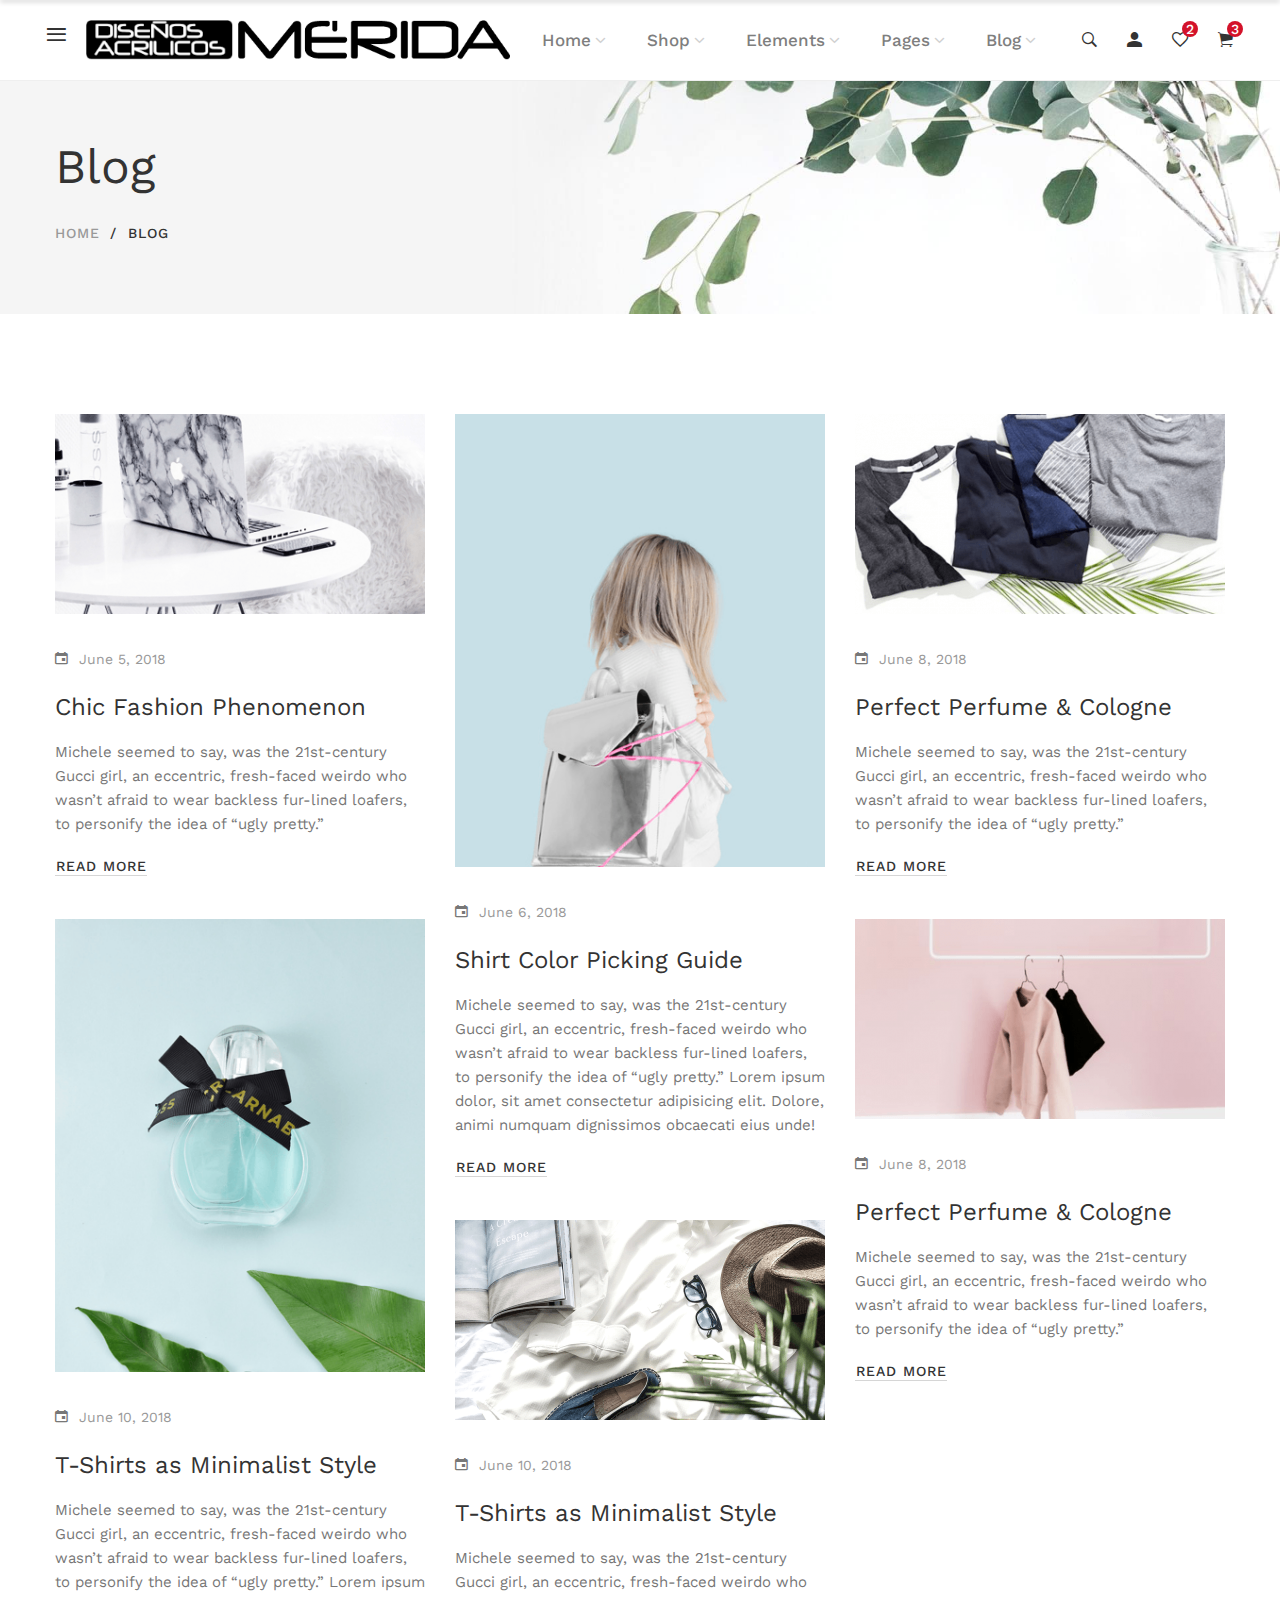
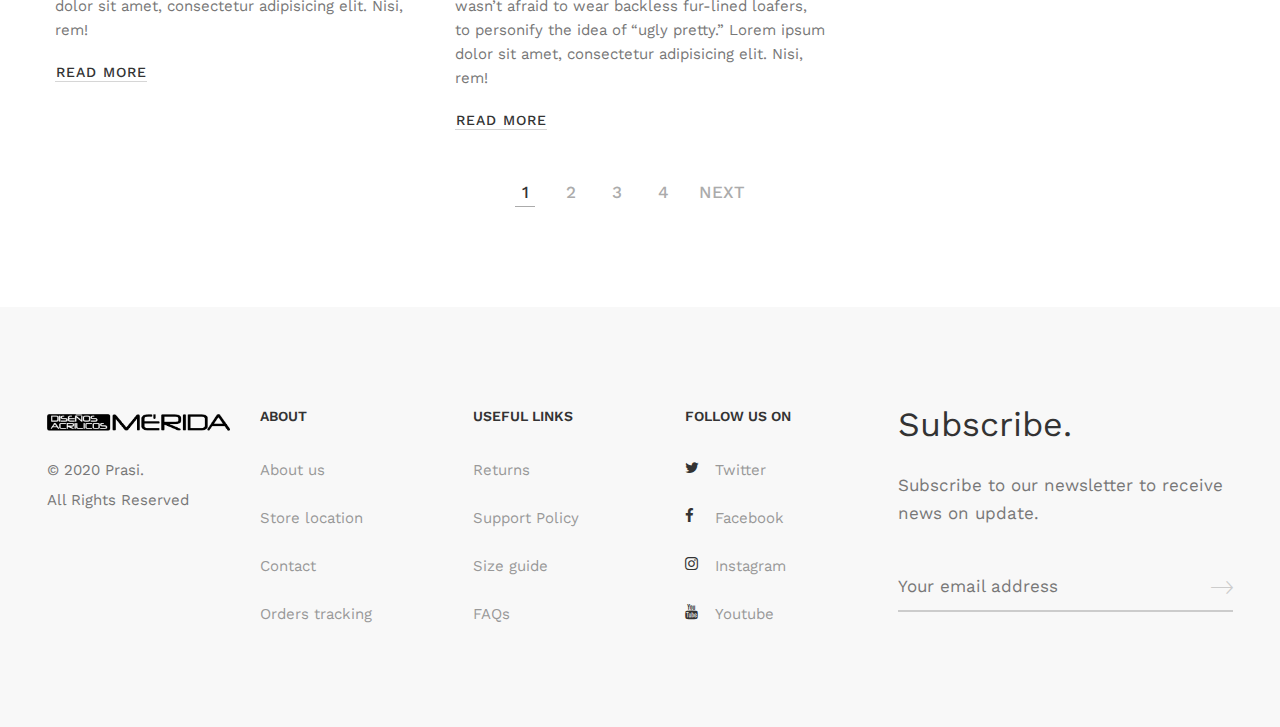
<file: blog-masonry-full-width.html>
<!DOCTYPE html>
<html class="no-js" lang="zxx">

<head>
	<meta charset="utf-8">
	<meta http-equiv="X-UA-Compatible" content="IE=edge">
	<title>Prasi - Multipurpose eCommerce Bootstrap4 Template</title>
	<meta name="description" content="">
	<meta name="viewport" content="width=device-width, initial-scale=1">
	<!-- Favicon -->
	<link rel="icon" href="assets/images/favicon.ico">

	<!-- CSS
	============================================ -->
	<!-- Bootstrap CSS -->
	<link href="assets/css/bootstrap.min.css" rel="stylesheet">

	<!-- FontAwesome CSS -->
	<link href="assets/css/font-awesome.min.css" rel="stylesheet">

	<!-- Ionicons CSS -->
	<link href="assets/css/ionicons.min.css" rel="stylesheet">

	<!-- Themify CSS -->
	<link href="assets/css/themify-icons.css" rel="stylesheet">

	<!-- Plugins CSS -->
	<link href="assets/css/plugins.css" rel="stylesheet">

	<!-- Helper CSS -->
	<link href="assets/css/helper.css" rel="stylesheet">

	<!-- Main CSS -->
	<link href="assets/css/main.css" rel="stylesheet">

	<!-- Modernizer JS -->
	<script src="assets/js/vendor/modernizr-2.8.3.min.js"></script>

</head>

<body>

	
	<!--=============================================
	=            Header offcanvas about         =
	=============================================-->
	
	<header class="header header-offcanvas-about header-sticky">
		
		<!--=======  header bottom  =======-->
		
		<div class="header-bottom pt-md-40 pb-md-40 pt-sm-40 pb-sm-40">
			<div class="container wide">

					<!--=======  header bottom container  =======-->
					
					<div class="header-bottom-container">
						
						<!--=======  logo with off canvas  =======-->
						
						<div class="logo-with-offcanvas d-flex">
	
							<!--=======  offcanvas about icon  =======-->
							
							<div class="offcanvas-about-icon mr-20 d-none d-lg-block">
								<a href="javascript:void(0)" id="offcanvas-about-icon">
									<i class="ion-navicon"></i>
								</a>
							</div>
							
							<!--=======  End of offcanvas about icon  =======-->
		
							<!--=======  logo   =======-->
							
							<div class="logo">
								<a href="index.html">
									<img src="assets/images/logo.png" class="img-fluid" alt="">
								</a>
							</div>
							
							<!--=======  End of logo   =======-->
						</div>
						
						<!--=======  End of logo with off canvas  =======-->
	
						<!--=======  header bottom navigation  =======-->
						
						<div class="header-bottom-navigation">
								<div class="site-main-nav d-none d-lg-block">
									<nav class="site-nav center-menu">
										<ul>
											<li class="menu-item-has-children"><a href="index.html">Home</a>
												<ul class="sub-menu mega-menu mega-menu-column-5">
													<li><a href="javascript:void(0)" class="mega-column-title">Home Group</a>
														<ul class="mega-sub-menu">
															<li><a href="index-trending.html">Trending</a><img src="assets/images/home-preview/01.jpg" class="img-fluid" alt=""></li>
															<li><a href="index-collection.html">My collection</a><img src="assets/images/home-preview/02.jpg" class="img-fluid" alt=""></li>
															<li><a href="index-special.html">Special</a><img src="assets/images/home-preview/03.jpg" class="img-fluid" alt=""></li>
															<li><a href="index-concept.html">concept</a><img src="assets/images/home-preview/04.jpg" class="img-fluid" alt=""></li>
															<li><a href="index-smart.html">smart design</a><img src="assets/images/home-preview/05.jpg" class="img-fluid" alt=""></li>
														</ul>
													</li>
													<li><a href="javascript:void(0)" class="mega-column-title">Home Group</a>
														<ul class="mega-sub-menu">
															<li><a href="index-furniture.html">Furniture </a><img src="assets/images/home-preview/06.jpg" class="img-fluid" alt=""></li>
															<li><a href="index-essentials.html">Essentials</a><img src="assets/images/home-preview/07.jpg" class="img-fluid" alt=""></li>
															<li><a href="index-lookbook.html">Lookbook</a><img src="assets/images/home-preview/08.jpg" class="img-fluid" alt=""></li>
															<li><a href="index-wearables.html">Wearables</a><img src="assets/images/home-preview/09.jpg" class="img-fluid" alt=""></li>
															<li><a href="index-accessories.html">Accessories</a><img src="assets/images/home-preview/10.jpg" class="img-fluid" alt=""></li>
														</ul>
													</li>
													<li><a href="javascript:void(0)" class="mega-column-title">Home Group</a>
														<ul class="mega-sub-menu">
															<li><a href="index-shoppable.html">Shoppable</a><img src="assets/images/home-preview/11.jpg" class="img-fluid" alt=""></li>
															<li><a href="index-instagram.html">Instagram Shop</a><img src="assets/images/home-preview/12.jpg" class="img-fluid" alt=""></li>
															<li><a href="index-fashion.html">Fashion</a><img src="assets/images/home-preview/13.jpg" class="img-fluid" alt=""></li>
															<li><a href="index-perfumes.html">Perfumes</a><img src="assets/images/home-preview/14.jpg" class="img-fluid" alt=""></li>
															<li><a href="index-cosmetics.html">Cosmetics</a><img src="assets/images/home-preview/15.jpg" class="img-fluid" alt=""></li>
														</ul>
													</li>
													<li><a href="javascript:void(0)" class="mega-column-title">Home Group</a>
														<ul class="mega-sub-menu">
															<li><a href="index-decor.html">Home Decor</a><img src="assets/images/home-preview/16.png" class="img-fluid" alt=""></li>
															<li><a href="index-creative.html">Creative</a><img src="assets/images/home-preview/17.png" class="img-fluid" alt=""></li>
														</ul>
													</li>
													<li>
														<div class="menu-image">
															<img src="assets/images/menu-image/menu-element.png" class="img-fluid" alt="">
														</div>
													</li>
												</ul>
											</li>
											<li class="menu-item-has-children"><a href="shop-left-sidebar.html">Shop</a>
												<ul class="sub-menu mega-menu mega-menu-column-4">
													<li><a href="javascript:void(0)" class="mega-column-title">Shop Pages</a>
														<ul class="mega-sub-menu">
															<li><a href="shop-no-sidebar.html">Shop No Sidebar</a></li>
															<li><a href="shop-left-sidebar.html">Shop Left Sidebar</a></li>
															<li><a href="shop-right-sidebar.html">Shop Right Sidebar</a></li>
															<li><a href="shop-fullwidth-no-space.html">Shop Fullwidth No Space</a></li>
															<li><a href="shop-fullwidth-no-sidebar.html">Shop Fullwidth No Sidebar</a></li>
															<li><a href="shop-fullwidth-left-sidebar.html">Shop Fullwidth Left Sidebar</a></li>
															<li><a href="shop-fullwidth-right-sidebar.html">Shop Fullwidth Right Sidebar</a></li>
														</ul>
													</li>
													<li><a href="javascript:void(0)" class="mega-column-title">Shop Pages</a>
														<ul class="mega-sub-menu">
															<li><a href="shop-product-basic.html">Basic </a></li>
															<li><a href="shop-product-fullwidth.html">Fullwidth</a></li>
															<li><a href="shop-product-sticky-details.html">Sticky details</a></li>
															<li><a href="shop-product-with-sidebar.html">With Sidebar</a></li>
															<li><a href="shop-product-extra-content.html">Extra Content</a></li>
															<li><a href="shop-product-variation-image.html">Variation Image</a></li>
															<li><a href="shop-product-bought-together.html">Bought Together</a></li>
														</ul>
													</li>
													<li><a href="javascript:void(0)" class="mega-column-title">Shop Pages</a>
														<ul class="mega-sub-menu">
															<li><a href="shop-product-with-background.html">Product with background</a></li>
															<li><a href="shop-cart.html">Shopping Cart</a></li>
															<li><a href="shop-checkout.html">Checkout</a></li>
															<li><a href="shop-order-tracking.html">Order Tracking</a></li>
															<li><a href="shop-wishlist.html">Wishlist</a></li>
															<li><a href="shop-customer-login.html">Customer Login</a></li>
															<li><a href="shop-by-brand.html">Shop by Brand</a></li>
														</ul>
													</li>
													<li>
														<div class="menu-image">
															<img src="assets/images/menu-image/megamenu-shop.png" class="img-fluid" alt="">
														</div>
													</li>
												</ul>
											</li>
											<li class="menu-item-has-children"><a href="javascript:void(0)">Elements</a>
												<ul class="sub-menu mega-menu mega-menu-column-5">
													<li><a href="javascript:void(0)" class="mega-column-title">Shop / Products</a>
														<ul class="mega-sub-menu">
															<li><a href="element-product-categories.html">Product Categories</a></li>
															<li><a href="element-product-sliders.html">Product Sliders</a></li>
															<li><a href="element-product-tabs.html">Product Tabs</a></li>
															<li><a href="element-product-widget.html">Product Widget</a></li>
															<li><a href="element-recent-products.html">Recent Products</a></li>
														</ul>
													</li>
													<li><a href="javascript:void(0)" class="mega-column-title">Shop / Products</a>
														<ul class="mega-sub-menu">
															<li><a href="element-sale-products.html">Sale Products </a></li>
															<li><a href="element-featured-products.html">Featured products</a></li>
															<li><a href="element-top-rated-products.html">Top Rated products</a></li>
															<li><a href="element-bestselling-products.html">Best Selling products</a></li>
															<li><a href="element-product-attributes.html">Product Attributes</a></li>
														</ul>
													</li>
													<li><a href="javascript:void(0)" class="mega-column-title">Theming</a>
														<ul class="mega-sub-menu">
															<li><a href="element-blog-posts.html">Blog Posts</a></li>
															<li><a href="element-mailchimp-form.html">Mailchimp Form</a></li>
															<li><a href="element-icon-box.html">Icon Box</a></li>
															<li><a href="element-team-member.html">Team Member</a></li>
															<li><a href="element-instagram.html">Instagram</a></li>
														</ul>
													</li>
													<li><a href="javascript:void(0)" class="mega-column-title">Theming</a>
														<ul class="mega-sub-menu">
															<li><a href="element-faq.html">FAQs / Toggles</a></li>
															<li><a href="element-countdown-timer.html">Countdown Timer</a></li>
															<li><a href="element-button.html">Buttons</a></li>
															<li><a href="element-testimonials.html">Testimonials</a></li>
															<li><a href="element-google-maps.html">Google Maps</a></li>
														</ul>
													</li>
													<li>
														<div class="menu-image">
															<img src="assets/images/menu-image/menu-element.png" class="img-fluid" alt="">
														</div>
													</li>
												</ul>
											</li>
											<li class="menu-item-has-children"><a href="javascript:void(0)">Pages</a>
												<ul class="sub-menu single-column-menu">
													<li><a href="about-us.html">About Us</a></li>
													<li><a href="about-us-2.html">About Us 2</a></li>
													<li><a href="contact-us.html">Contact Us</a></li>
													<li><a href="faq.html">F.A.Q</a></li>
													<li><a href="coming-soon.html">Coming Soon</a></li>
													<li><a href="404.html">404</a></li>
												</ul>
											</li>
											<li class="menu-item-has-children "><a href="javascript:void(0)">Blog</a>
												<ul class="sub-menu single-column-menu single-column-has-children">
													<li><a href="blog-standard-right-sidebar.html">Standard Layout</a>
														<ul class="multilevel-submenu">
															<li><a href="blog-standard-right-sidebar.html">Right Sidebar</a></li>
															<li><a href="blog-standard-left-sidebar.html">Left Sidebar</a></li>
															<li><a href="blog-standard-full-width.html">Full Width</a></li>
														</ul>
													</li>
													<li><a href="blog-grid-right-sidebar.html">Grid Layout</a>
														<ul class="multilevel-submenu">
															<li><a href="blog-grid-right-sidebar.html">Right Sidebar</a></li>
															<li><a href="blog-grid-left-sidebar.html">Left Sidebar</a></li>
															<li><a href="blog-grid-full-width.html">Full Width</a></li>
														</ul>
													</li>
													<li><a href="blog-list-right-sidebar.html">List Layout</a>
														<ul class="multilevel-submenu">
															<li><a href="blog-list-right-sidebar.html">Right Sidebar</a></li>
															<li><a href="blog-list-left-sidebar.html">Left Sidebar</a></li>
															<li><a href="blog-list-full-width.html">Full Width</a></li>
														</ul>
													</li>
													<li><a href="blog-masonry-right-sidebar.html">Masonry Layout</a>
														<ul class="multilevel-submenu">
															<li><a href="blog-masonry-right-sidebar.html">Right Sidebar</a></li>
															<li><a href="blog-masonry-left-sidebar.html">Left Sidebar</a></li>
															<li><a href="blog-masonry-full-width.html">Full Width</a></li>
														</ul>
													</li>
													<li><a href="blog-full-then-grid-right-sidebar.html">1st Full Then Grid Layout</a>
														<ul class="multilevel-submenu">
															<li><a href="blog-full-then-grid-right-sidebar.html">Right Sidebar</a></li>
															<li><a href="blog-full-then-grid-left-sidebar.html">Left Sidebar</a></li>
															<li><a href="blog-full-then-grid-full-width.html">Full Width</a></li>
														</ul>
													</li>
													<li><a href="blog-single-post-right-sidebar.html">Single Post Layout</a>
														<ul class="multilevel-submenu">
															<li><a href="blog-single-post-right-sidebar.html">Right Sidebar</a></li>
															<li><a href="blog-single-post-left-sidebar.html">Left Sidebar</a></li>
															<li><a href="blog-single-post-full-width.html">Full Width</a></li>
														</ul>
													</li>
												</ul>
											</li>
										</ul>
									</nav>
								</div>
						</div>
						
						<!--=======  End of header bottom navigation  =======-->

						<!--=======  headeer right container  =======-->
						
						<div class="header-right-container">

							<!--=======  header right icons  =======-->
							
							<div class="header-right-icons d-flex justify-content-end align-items-center h-100">
								<!--=======  single-icon  =======-->
								
								<div class="single-icon search">
									<a href="javascript:void(0)" id="search-icon">
										<i class="ion-ios-search-strong"></i>
									</a>
								</div>
								
								<!--=======  End of single-icon  =======-->
								<!--=======  single-icon  =======-->
								
								<div class="single-icon user-login">
									<a href="shop-customer-login.html">
										<i class="ion-android-person"></i>
									</a>
								</div>
								
								<!--=======  End of single-icon  =======-->
								<!--=======  single-icon  =======-->
								
								<div class="single-icon wishlist">
									<a href="javascript:void(0)" id="offcanvas-wishlist-icon">
										<i class="ion-android-favorite-outline"></i>
										<span class="count">2</span>
									</a>
								</div>
								
								<!--=======  End of single-icon  =======-->
								<!--=======  single-icon  =======-->
								
								<div class="single-icon cart">
									<a href="javascript:void(0)" id="offcanvas-cart-icon">
										<i class="ion-ios-cart"></i>
										<span class="count">3</span>
									</a>
								</div>
								<!--=======  End of single-icon  =======-->
							</div>
							<!--=======  End of header right icons  =======-->
		
						</div>
						
						<!--=======  End of headeer right container  =======-->
						
						
					</div>
					
					<!--=======  End of header bottom container  =======-->
					
					<!-- Mobile Navigation Start Here -->

					<div class="site-mobile-navigation d-block d-lg-none">
						<div id="dl-menu" class="dl-menuwrapper site-mobile-nav">
							<!--Site Mobile Menu Toggle Start-->
							<button class="dl-trigger hamburger hamburger--spin">
								<span class="hamburger-box">
									<span class="hamburger-inner"></span>
								</span>
							</button><!--Site Mobile Menu Toggle End-->
							<ul class="dl-menu dl-menu-toggle">
								<li class=""><a href="blog-masonry-full-width.html#">Home</a>
									<ul class="dl-submenu">
										<li class=""> <a href="blog-masonry-full-width.html#">Home Group One</a>
											<ul class="dl-submenu">
												<li><a href="index-trending.html">Trending</a></li>
												<li><a href="index-collection.html">My collection</a></li>
												<li><a href="index-special.html">Special</a></li>
												<li><a href="index-concept.html">concept</a></li>
												<li><a href="index-smart.html">smart design</a></li>
											</ul>
										</li>
										<li> <a href="blog-masonry-full-width.html#">Home Group Two</a>
											<ul class="dl-submenu">
													<li><a href="index-furniture.html">Furniture </a></li>
													<li><a href="index-essentials.html">Essentials</a></li>
													<li><a href="index-lookbook.html">Lookbook</a></li>
													<li><a href="index-wearables.html">Wearables</a></li>
													<li><a href="index-accessories.html">Accessories</a></li>
											</ul>
										</li>
										<li> <a href="blog-masonry-full-width.html#">Home Group three</a>
											<ul class="dl-submenu">
												<li><a href="index-shoppable.html">Shoppable</a></li>
												<li><a href="index-instagram.html">Instagram Shop</a></li>
												<li><a href="index-fashion.html">Fashion</a></li>
												<li><a href="index-perfumes.html">Perfumes</a></li>
												<li><a href="index-cosmetics.html">Cosmetics</a></li>
											</ul>
										</li>
										<li> <a href="blog-masonry-full-width.html#">Home Group four</a>
											<ul class="dl-submenu">
												<li><a href="index-decor.html">Home Decor</a></li>
												<li><a href="index-creative.html">Creative</a></li>
											</ul>
										</li>
									</ul>
								</li>

								<li><a href="blog-masonry-full-width.html#">Shop</a>
									<ul class="dl-submenu">
										<li class=""> <a href="blog-masonry-full-width.html#">Shop Pages</a>
											<ul class="dl-submenu">
												<li><a href="shop-no-sidebar.html">Shop No Sidebar</a></li>
												<li><a href="shop-left-sidebar.html">Shop Left Sidebar</a></li>
												<li><a href="shop-right-sidebar.html">Shop Right Sidebar</a></li>
												<li><a href="shop-fullwidth-no-space.html">Shop Fullwidth No Space</a></li>
												<li><a href="shop-fullwidth-no-sidebar.html">Shop Fullwidth No Sidebar</a></li>
												<li><a href="shop-fullwidth-left-sidebar.html">Shop Fullwidth Left Sidebar</a></li>
												<li><a href="shop-fullwidth-right-sidebar.html">Shop Fullwidth Right Sidebar</a></li>
											</ul>
										</li>
										<li class=""> <a href="blog-masonry-full-width.html#">Product Details Pages</a>
											<ul class="dl-submenu">
												<li><a href="shop-product-basic.html">Basic </a></li>
												<li><a href="shop-product-fullwidth.html">Fullwidth</a></li>
												<li><a href="shop-product-sticky-details.html">Sticky details</a></li>
												<li><a href="shop-product-with-sidebar.html">With Sidebar</a></li>
												<li><a href="shop-product-extra-content.html">Extra Content</a></li>
												<li><a href="shop-product-variation-image.html">Variation Image</a></li>
												<li><a href="shop-product-bought-together.html">Bought Together</a></li>
												

											</ul>
										</li>
										<li class=""> <a href="blog-masonry-full-width.html#">Other Shop Pages</a>
											<ul class="dl-submenu">
												<li><a href="shop-product-with-background.html">Product with background</a></li>
												<li><a href="shop-cart.html">Shopping Cart</a></li>
												<li><a href="shop-checkout.html">Checkout</a></li>
												<li><a href="shop-order-tracking.html">Order Tracking</a></li>
												<li><a href="shop-wishlist.html">Wishlist</a></li>
												<li><a href="shop-customer-login.html">Customer Login</a></li>
												<li><a href="shop-by-brand.html">Shop by Brand</a></li>

											</ul>
										</li>


									</ul>
								</li>
								<li><a href="blog-masonry-full-width.html#">Elements</a>
									<ul class="dl-submenu">
										<li class=""> <a href="blog-masonry-full-width.html#">Shop / Products</a>
											<ul class="dl-submenu">
												<li><a href="element-product-categories.html">Product Categories</a></li>
												<li><a href="element-product-sliders.html">Product Sliders</a></li>
												<li><a href="element-product-tabs.html">Product Tabs</a></li>
												<li><a href="element-product-widget.html">Product Widget</a></li>
												<li><a href="element-recent-products.html">Recent Products</a></li>
											</ul>
										</li>
										<li class=""> <a href="blog-masonry-full-width.html#">Shop / Products</a>
											<ul class="dl-submenu">
													<li><a href="element-sale-products.html">Sale Products </a></li>
													<li><a href="element-featured-products.html">Featured products</a></li>
													<li><a href="element-top-rated-products.html">Top Rated products</a></li>
													<li><a href="element-bestselling-products.html">Best Selling products</a></li>
													<li><a href="element-product-attributes.html">Product Attributes</a></li>
											</ul>
										</li>
										<li class=""> <a href="blog-masonry-full-width.html#">Theming</a>
											<ul class="dl-submenu">
												<li><a href="element-blog-posts.html">Blog Posts</a></li>
												<li><a href="element-mailchimp-form.html">Mailchimp Form</a></li>
												<li><a href="element-icon-box.html">Icon Box</a></li>
												<li><a href="element-team-member.html">Team Member</a></li>
												<li><a href="element-instagram.html">Instagram</a></li>

											</ul>
										</li>


									</ul>
								</li>
								<li><a href="blog-masonry-full-width.html#">Pages</a>
									<ul class="dl-submenu">
										<li><a href="about-us.html">About Us</a></li>
										<li><a href="about-us-2.html">About Us 2</a></li>
										<li><a href="contact-us.html">Contact Us</a></li>
										<li><a href="faq.html">F.A.Q</a></li>
										<li><a href="coming-soon.html">Coming Soon</a></li>
										<li><a href="404.html">404</a></li>
									</ul>
								</li>
								<li><a href="blog-masonry-full-width.html#">Blog</a>
									<ul class="dl-submenu">
										<li><a href="blog-masonry-full-width.html#">Standard Layout</a>
											<ul class="dl-submenu">
												<li><a href="blog-standard-right-sidebar.html">Right Sidebar</a></li>
												<li><a href="blog-standard-left-sidebar.html">Left Sidebar</a></li>
												<li><a href="blog-standard-full-width.html">Full Width</a></li>
											</ul>
										</li>
										<li><a href="blog-masonry-full-width.html#">Grid Layout</a>
											<ul class="dl-submenu">
												<li><a href="blog-grid-right-sidebar.html">Right Sidebar</a></li>
												<li><a href="blog-grid-left-sidebar.html">Left Sidebar</a></li>
												<li><a href="blog-grid-full-width.html">Full Width</a></li>
											</ul>
										</li>
										<li><a href="blog-masonry-full-width.html#">List Layout</a>
											<ul class="dl-submenu">
												<li><a href="blog-list-right-sidebar.html">Right Sidebar</a></li>
												<li><a href="blog-list-left-sidebar.html">Left Sidebar</a></li>
												<li><a href="blog-list-full-width.html">Full Width</a></li>
											</ul>
										</li>
										<li><a href="blog-masonry-full-width.html#">Masonry Layout</a>
											<ul class="dl-submenu">
												<li><a href="blog-masonry-right-sidebar.html">Right Sidebar</a></li>
												<li><a href="blog-masonry-left-sidebar.html">Left Sidebar</a></li>
												<li><a href="blog-masonry-full-width.html">Full Width</a></li>
											</ul>
										</li>
										<li><a href="blog-masonry-full-width.html#">1st Full Then Grid</a>
											<ul class="dl-submenu">
												<li><a href="blog-full-then-grid-right-sidebar.html">Right Sidebar</a></li>
												<li><a href="blog-full-then-grid-left-sidebar.html">Left Sidebar</a></li>
												<li><a href="blog-full-then-grid-full-width.html">Full Width</a></li>
											</ul>
										</li>
										<li><a href="blog-masonry-full-width.html#">Single Post Layout</a>
											<ul class="dl-submenu">
												<li><a href="blog-single-post-right-sidebar.html">Right Sidebar</a></li>
												<li><a href="blog-single-post-left-sidebar.html">Left Sidebar</a></li>
												<li><a href="blog-single-post-full-width.html">Full Width</a></li>
											</ul>
										</li>
									</ul>
								</li>
							</ul>
						</div>
					</div>

					<!-- Mobile Navigation End Here -->
					
						
			</div>
		</div>
	
		<!--=======  End of header bottom  =======-->
	</header>
	
	<!--===== End of Header offcanvas about ======-->

	<!--=======  breadcrumb area =======-->

	<div class="breadcrumb-area breadcrumb-bg-1 pt-50 pb-70 mb-100">
		<div class="container">
			<div class="row">
				<div class="col-lg-12">
					<h1 class="breadcrumb-title">Blog</h1>

					<!--=======  breadcrumb list  =======-->
					
						<ul class="breadcrumb-list">
							<li class="breadcrumb-list__item"><a href="index.html">HOME</a></li>
							<li class="breadcrumb-list__item breadcrumb-list__item--active">Blog</li>
						</ul>
					
					<!--=======  End of breadcrumb list  =======-->

				</div>
			</div>
		</div>
	</div>
	
    <!--=======  End of breadcrumb area =======-->
    
    <!--=============================================
    =            blog page wrapper         =
    =============================================-->
    
    <div class="blog-page-wrapper mb-100">
        <div class="container">
            <div class="row">
                <div class="col-lg-12">
                    <!--=======  blog-post-wrapper  =======-->
                    
					<div class="row blog-post-wrapper blog-post-wrapper--masonry">
						<!--=======  single slider post  =======-->
						<div class="col-lg-4 col-md-6 single-slider-post grid-item mb-40">
						<!--=======  image  =======-->
						
						<div class="single-slider-post__image mb-30">
							<a href="blog-single-post-left-sidebar.html">
								<img src="assets/images/blog/post-thumbnail-1-370x200.png" class="img-fluid" alt="">
							</a>
						</div>
						
						<!--=======  End of image  =======-->
	
						<!--=======  content  =======-->
						
						<div class="single-slider-post__content">
							<div class="post-date">
								<i class="ion-android-calendar"></i>
								<a href="blog-standard-left-sidebar.html"> june 5, 2018</a>
							</div>
							<h2 class="post-title"><a href="blog-single-post-left-sidebar.html">Chic Fashion Phenomenon</a></h2>
							<p class="post-excerpt">Michele seemed to say, was the 21st-century Gucci girl, an eccentric, fresh-faced weirdo who wasn’t afraid to wear backless fur-lined loafers, to personify the idea of “ugly pretty.”</p>
							<a href="blog-single-post-left-sidebar.html" class="blog-readmore-btn">read more</a>
						</div>
						
						<!--=======  End of content  =======-->
						</div>
						<!--=======  End of single slider post  =======-->
						<!--=======  single slider post  =======-->
						<div class="col-lg-4 col-md-6 single-slider-post grid-item mb-40">
						<!--=======  image  =======-->
						
						<div class="single-slider-post__image mb-30">
							<a href="blog-single-post-left-sidebar.html">
								<img src="assets/images/blog/post-thumbnail-9.png" class="img-fluid" alt="">
							</a>
						</div>
						
						<!--=======  End of image  =======-->
	
						<!--=======  content  =======-->
						
						<div class="single-slider-post__content">
							<div class="post-date">
								<i class="ion-android-calendar"></i>
								<a href="blog-standard-left-sidebar.html"> june 6, 2018</a>
							</div>
							<h2 class="post-title"><a href="blog-single-post-left-sidebar.html">Shirt Color Picking Guide</a></h2>
							<p class="post-excerpt">Michele seemed to say, was the 21st-century Gucci girl, an eccentric, fresh-faced weirdo who wasn’t afraid to wear backless fur-lined loafers, to personify the idea of “ugly pretty.” Lorem ipsum dolor, sit amet consectetur adipisicing elit. Dolore, animi numquam dignissimos obcaecati eius unde!</p>
							<a href="blog-single-post-left-sidebar.html" class="blog-readmore-btn">read more</a>
						</div>
						
						<!--=======  End of content  =======-->
						</div>
						
						<!--=======  End of single slider post  =======-->
						<!--=======  single slider post  =======-->
						<div class="col-lg-4 col-md-6 single-slider-post grid-item mb-40">
						<!--=======  image  =======-->
						
						<div class="single-slider-post__image mb-30">
							<a href="blog-single-post-left-sidebar.html">
								<img src="assets/images/blog/post-thumbnail-5-370x200.png" class="img-fluid" alt="">
							</a>
						</div>
						
						<!--=======  End of image  =======-->
	
						<!--=======  content  =======-->
						
						<div class="single-slider-post__content">
							<div class="post-date">
								<i class="ion-android-calendar"></i>
								<a href="blog-standard-left-sidebar.html"> june 8, 2018</a>
							</div>
							<h2 class="post-title"><a href="blog-single-post-left-sidebar.html">Perfect Perfume & Cologne</a></h2>
							<p class="post-excerpt">Michele seemed to say, was the 21st-century Gucci girl, an eccentric, fresh-faced weirdo who wasn’t afraid to wear backless fur-lined loafers, to personify the idea of “ugly pretty.”</p>
							<a href="blog-single-post-left-sidebar.html" class="blog-readmore-btn">read more</a>
						</div>
						
						<!--=======  End of content  =======-->
						</div>
						
						<!--=======  End of single slider post  =======-->
						<!--=======  single slider post  =======-->
						<div class="col-lg-4 col-md-6 single-slider-post grid-item mb-40">
						<!--=======  image  =======-->
						
						<div class="single-slider-post__image mb-30">
							<a href="blog-single-post-left-sidebar.html">
								<img src="assets/images/blog/post-thumbnail-4.png" class="img-fluid" alt="">
							</a>
						</div>
						
						<!--=======  End of image  =======-->
	
						<!--=======  content  =======-->
						
						<div class="single-slider-post__content">
							<div class="post-date">
								<i class="ion-android-calendar"></i>
								<a href="blog-standard-left-sidebar.html"> june 10, 2018</a>
							</div>
							<h2 class="post-title"><a href="blog-single-post-left-sidebar.html">T-Shirts as Minimalist Style</a></h2>
							<p class="post-excerpt">Michele seemed to say, was the 21st-century Gucci girl, an eccentric, fresh-faced weirdo who wasn’t afraid to wear backless fur-lined loafers, to personify the idea of “ugly pretty.” Lorem ipsum dolor sit amet, consectetur adipisicing elit. Nisi, rem!</p>
							<a href="blog-single-post-left-sidebar.html" class="blog-readmore-btn">read more</a>
						</div>
						
						<!--=======  End of content  =======-->
						</div>
						
						<!--=======  End of single slider post  =======-->
						<!--=======  single slider post  =======-->
						<div class="col-lg-4 col-md-6 single-slider-post grid-item mb-40">
						<!--=======  image  =======-->
						
						<div class="single-slider-post__image mb-30">
							<a href="blog-single-post-left-sidebar.html">
								<img src="assets/images/blog/post-thumbnail-8-370x200.png" class="img-fluid" alt="">
							</a>
						</div>
						
						<!--=======  End of image  =======-->
	
						<!--=======  content  =======-->
						
						<div class="single-slider-post__content">
							<div class="post-date">
								<i class="ion-android-calendar"></i>
								<a href="blog-standard-left-sidebar.html"> june 8, 2018</a>
							</div>
							<h2 class="post-title"><a href="blog-single-post-left-sidebar.html">Perfect Perfume & Cologne</a></h2>
							<p class="post-excerpt">Michele seemed to say, was the 21st-century Gucci girl, an eccentric, fresh-faced weirdo who wasn’t afraid to wear backless fur-lined loafers, to personify the idea of “ugly pretty.”</p>
							<a href="blog-single-post-left-sidebar.html" class="blog-readmore-btn">read more</a>
						</div>
						
						<!--=======  End of content  =======-->
						</div>
						
						<!--=======  End of single slider post  =======-->
						<!--=======  single slider post  =======-->
						<div class="col-lg-4 col-md-6 single-slider-post grid-item mb-40">
						<!--=======  image  =======-->
						
						<div class="single-slider-post__image mb-30">
							<a href="blog-single-post-left-sidebar.html">
								<img src="assets/images/blog/post-thumbnail-370x200.png" class="img-fluid" alt="">
							</a>
						</div>
						
						<!--=======  End of image  =======-->
	
						<!--=======  content  =======-->
						
						<div class="single-slider-post__content">
							<div class="post-date">
								<i class="ion-android-calendar"></i>
								<a href="blog-standard-left-sidebar.html"> june 10, 2018</a>
							</div>
							<h2 class="post-title"><a href="blog-single-post-left-sidebar.html">T-Shirts as Minimalist Style</a></h2>
							<p class="post-excerpt">Michele seemed to say, was the 21st-century Gucci girl, an eccentric, fresh-faced weirdo who wasn’t afraid to wear backless fur-lined loafers, to personify the idea of “ugly pretty.” Lorem ipsum dolor sit amet, consectetur adipisicing elit. Nisi, rem!</p>
							<a href="blog-single-post-left-sidebar.html" class="blog-readmore-btn">read more</a>
						</div>
						
						<!--=======  End of content  =======-->
						</div>
						
						<!--=======  End of single slider post  =======-->
					</div>
						
					<!--=======  End of blog-post-wrapper  =======-->
                </div>
            </div>

            <div class="row">
                <div class="col-lg-12">
                    <!--=======  pagination  =======-->
                    
                    <div class="pagination text-center mt-50">
                        <ul>
                            <li class="active"><a href="blog-masonry-full-width.html#">1</a></li>
                            <li><a href="blog-masonry-full-width.html#">2</a></li>
                            <li><a href="blog-masonry-full-width.html#">3</a></li>
                            <li><a href="blog-masonry-full-width.html#">4</a></li>
                            <li><a href="blog-masonry-full-width.html#">NEXT</a></li>
                        </ul>
                    </div>
                    
                    <!--=======  End of pagination  =======-->
                </div>
            </div>
        </div>
    </div>
    
    <!--=====  End of blog page wrapper  ======-->


	<!--=============================================
	=            footer area         =
	=============================================-->
	
	<div class="footer-container footer-one pt-100 pb-50">
		<div class="container wide">
			<div class="row">
				<div class="col footer-single-widget">
					<!--=======  copyright text  =======-->
						<!--=======  logo  =======-->
						
						<div class="logo">
							<img src="assets/images/logo.png" class="img-fluid" alt="">
						</div>
						
						<!--=======  End of logo  =======-->

						<!--=======  copyright text  =======-->
						
						<div class="copyright-text">
							<p> &copy; 2020 Prasi.  <span>All Rights Reserved</span></p>
						</div>
						
						<!--=======  End of copyright text  =======-->
					
					<!--=======  End of copyright text  =======-->
				</div>
				<div class="col footer-single-widget">
					<!--=======  single widget  =======-->
						<h5 class="widget-title">ABOUT</h5>

						<!--=======  footer navigation container  =======-->
						
						<div class="footer-nav-container">
							<nav>
								<ul>
									<li><a href="blog-masonry-full-width.html#">About us</a></li>
									<li><a href="blog-masonry-full-width.html#">Store location</a></li>
									<li><a href="blog-masonry-full-width.html#">Contact</a></li>
									<li><a href="blog-masonry-full-width.html#">Orders tracking</a></li>
								</ul>
							</nav>
						</div>
						
						<!--=======  End of footer navigation container  =======-->
					
					<!--=======  single widget  =======-->
				</div>
				<div class="col footer-single-widget">
					<!--=======  single widget  =======-->
						<h5 class="widget-title">USEFUL LINKS</h5>

						<!--=======  footer navigation container  =======-->
						
						<div class="footer-nav-container">
							<nav>
								<ul>
									<li><a href="blog-masonry-full-width.html#">Returns</a></li>
									<li><a href="blog-masonry-full-width.html#">Support Policy</a></li>
									<li><a href="blog-masonry-full-width.html#">Size guide</a></li>
									<li><a href="blog-masonry-full-width.html#">FAQs</a></li>
								</ul>
							</nav>
						</div>
						
						<!--=======  End of footer navigation container  =======-->
					
					<!--=======  single widget  =======-->
				</div>

				<div class="col footer-single-widget">
					<!--=======  single widget  =======-->
						<h5 class="widget-title">FOLLOW US ON</h5>

						<!--=======  footer navigation container  =======-->
						
						<div class="footer-nav-container footer-social-links">
							<nav>
								<ul>
									<li><a href="https://twitter.com/"><i class="fa fa-twitter"></i> Twitter</a></li>
									<li><a href="https://facebook.com/"> <i class="fa fa-facebook"></i> Facebook</a></li>
									<li><a href="https://instagram.com/"><i class="fa fa-instagram"></i> Instagram</a></li>
									<li><a href="https://youtube.com/"> <i class="fa fa-youtube"></i> Youtube</a></li>
								</ul>
							</nav>
						</div>
						
						<!--=======  End of footer navigation container  =======-->
						
					
					<!--=======  single widget  =======-->
				</div>
				<div class="col footer-single-widget">
					<!--=======  single widget  =======-->
							
					<div class="footer-subscription-widget">
						<h2 class="footer-subscription-title">Subscribe.</h2>
						<p class="subscription-subtitle">Subscribe to our newsletter to receive news on update.</p>

						<!--=======  subscription form  =======-->
						
						<div class="subscription-form">
							<form id="mc-form" class="mc-form">
								<input type="email" placeholder="Your email address" required>
								<button type="submit"><i class="ion-ios-arrow-thin-right"></i></button>
							</form>
						</div>
						
						<!--=======  End of subscription form  =======-->

						<!-- mailchimp-alerts Start -->

						<div class="mailchimp-alerts">
							<div class="mailchimp-submitting"></div><!-- mailchimp-submitting end -->
							<div class="mailchimp-success"></div><!-- mailchimp-success end -->
							<div class="mailchimp-error"></div><!-- mailchimp-error end -->
						</div><!-- mailchimp-alerts end -->

					</div>
					
					<!--=======  End of single widget  =======-->
				</div>
			</div>
		</div>
	</div>
	
	<!--=====  End of footer area  ======-->

	<!--=============================================
	=            overlay items         =
	=============================================-->
	
	<!--=======  about overlay  =======-->
	
	<div class="header-offcanvas about-overlay" id="about-overlay">
		<div class="overlay-close inactive"></div>
		<div class="overlay-content">

			<!--=======  close icon  =======-->
			
			<span class="close-icon" id="about-close-icon">
				<a href="javascript:void(0)">
					<i class="ti-close"></i>
				</a>
			</span>
			
			<!--=======  End of close icon  =======-->

			<!--=======  overlay content container  =======-->
			
			<div class="overlay-content-container d-flex flex-column justify-content-between h-100">
				<!--=======  widget wrapper  =======-->

				<div class="widget-wrapper">
					<!--=======  single widget  =======-->
					
					<div class="single-widget">
						<h2 class="widget-title">About Us</h2>
						<p>At Prasi, we put a strong emphasis on simplicity, quality and usefulness of fashion products over other factors. Our fashion items never get outdated. They are not short-lived as normal fashion clothes.</p>
					</div>
					
					<!--=======  End of single widget  =======-->
				</div>
			
				<!--=======  End of widget wrapper  =======-->
	
				<!--=======  contact widget  =======-->
				
				<div class="contact-widget">
					<p class="email"><a href="mailto:contact@Prasi.com">contact@Prasi.com</a></p>
					<p class="phone">(+00) 123 567990</p>
	
					<div class="social-icons">
						<ul>
							<li><a href="https://www.twitter.com/" data-tippy="Twitter" data-tippy-inertia="true" data-tippy-animation="shift-away" data-tippy-delay="50" data-tippy-arrow="true" data-tippy-theme = "sharpborder" target="_blank"><i class="fa fa-twitter"></i></a></li>
							<li><a href="https://www.facebook.com/" data-tippy="Facebook" data-tippy-inertia="true" data-tippy-animation="shift-away" data-tippy-delay="50" data-tippy-arrow="true" data-tippy-theme = "sharpborder"  target="_blank"><i class="fa fa-facebook"></i></a></li>
							<li><a href="https://www.instagram.com/" data-tippy="Instagram" data-tippy-inertia="true" data-tippy-animation="shift-away" data-tippy-delay="50" data-tippy-arrow="true" data-tippy-theme = "sharpborder" target="_blank"><i class="fa fa-instagram"></i></a></li>
							<li><a href="https://www.youtube.com/" data-tippy="Youtube" data-tippy-inertia="true" data-tippy-animation="shift-away" data-tippy-delay="50" data-tippy-arrow="true" data-tippy-theme = "sharpborder" target="_blank"><i class="fa fa-youtube-play"></i></a></li>
						</ul>
					</div>
				</div>
				
				<!--=======  End of contact widget  =======-->
			</div>
			
			<!--=======  End of overlay content container  =======-->
		</div>
	</div>
	
	<!--=======  End of about overlay  =======-->

	<!--=======  wishlist overlay  =======-->
	
	<div class="wishlist-overlay" id="wishlist-overlay">
		<div class="wishlist-overlay-close inactive"></div>
		<div class="wishlist-overlay-content">
			<!--=======  close icon  =======-->
			
			<span class="close-icon" id="wishlist-close-icon">
				<a href="javascript:void(0)">
					<i class="ion-android-close"></i>
				</a>
			</span>
			
			<!--=======  End of close icon  =======-->

			<!--=======  offcanvas wishlist content container  =======-->
			
			<div class="offcanvas-cart-content-container">
				<h3 class="cart-title">Wishlist</h3>

				<div class="cart-product-wrapper">
					<div class="cart-product-container  ps-scroll">
						<!--=======  single cart product  =======-->
						
						<div class="single-cart-product">
							<span class="cart-close-icon">
								<a href="blog-masonry-full-width.html#"><i class="ti-close"></i></a>
							</span>
							<div class="image">
								<a href="shop-product-basic.html">
									<img src="assets/images/cart-product-image/01.jpg" class="img-fluid" alt="">
								</a>
							</div>
							<div class="content">
								<h5><a href="shop-product-basic.html">Dark Brown Leather Watch</a></h5>
								<p><span class="main-price discounted">$200.00</span> <span class="discounted-price">$180.00</span></p>
								
							</div>
						</div>
						
						<!--=======  End of single cart product  =======-->
						<!--=======  single cart product  =======-->
						
						<div class="single-cart-product">
							<span class="cart-close-icon">
								<a href="blog-masonry-full-width.html#"><i class="ti-close"></i></a>
							</span>
							<div class="image">
								<a href="shop-product-basic.html">
									<img src="assets/images/cart-product-image/02.jpg" class="img-fluid" alt="">
								</a>
							</div>
							<div class="content">
								<h5><a href="shop-product-basic.html">Dining Chair</a></h5>
								<p><span class="main-price discounted">$300.00</span> <span class="discounted-price">$220.00</span></p>
								
							</div>
						</div>
						
						<!--=======  End of single cart product  =======-->
						<!--=======  single cart product  =======-->
						
						<div class="single-cart-product">
							<span class="cart-close-icon">
								<a href="blog-masonry-full-width.html#"><i class="ti-close"></i></a>
							</span>
							<div class="image">
								<a href="shop-product-basic.html">
									<img src="assets/images/cart-product-image/03.jpg" class="img-fluid" alt="">
								</a>
							</div>
							<div class="content">
								<h5><a href="shop-product-basic.html">Creative Wooden Stand</a></h5>
								<p><span class="main-price discounted">$100.00</span> <span class="discounted-price">$80.00</span></p>
								
							</div>
						</div>
						
						<!--=======  End of single cart product  =======-->
						<!--=======  single cart product  =======-->
						
						<div class="single-cart-product">
							<span class="cart-close-icon">
								<a href="blog-masonry-full-width.html#"><i class="ti-close"></i></a>
							</span>
							<div class="image">
								<a href="shop-product-basic.html">
									<img src="assets/images/cart-product-image/01.jpg" class="img-fluid" alt="">
								</a>
							</div>
							<div class="content">
								<h5><a href="shop-product-basic.html">Dark Brown Leather Watch</a></h5>
								<p><span class="main-price discounted">$200.00</span> <span class="discounted-price">$180.00</span></p>
								
							</div>
						</div>
						
						<!--=======  End of single cart product  =======-->
						<!--=======  single cart product  =======-->
						
						<div class="single-cart-product">
							<span class="cart-close-icon">
								<a href="blog-masonry-full-width.html#"><i class="ti-close"></i></a>
							</span>
							<div class="image">
								<a href="shop-product-basic.html">
									<img src="assets/images/cart-product-image/02.jpg" class="img-fluid" alt="">
								</a>
							</div>
							<div class="content">
								<h5><a href="shop-product-basic.html">Creative Wooden Stand</a></h5>
								<p><span class="main-price discounted">$200.00</span> <span class="discounted-price">$180.00</span></p>
								
							</div>
						</div>
						
						<!--=======  End of single cart product  =======-->
					</div>

					<!--=======  cart buttons  =======-->
					
					<div class="cart-buttons">
						<a href="shop-wishlist.html">view wishlist</a>
					</div>
					
					<!--=======  End of cart buttons  =======-->
				</div>
			</div>
			
			<!--=======  End of offcanvas wishlist content container   =======-->
		</div>
	</div>
	
	<!--=======  End of wishlist overlay  =======-->

	<!--=======  cart overlay  =======-->
	
	<div class="cart-overlay" id="cart-overlay">
		<div class="cart-overlay-close inactive"></div>
		<div class="cart-overlay-content">
			<!--=======  close icon  =======-->
			
			<span class="close-icon" id="cart-close-icon">
				<a href="javascript:void(0)">
					<i class="ion-android-close"></i>
				</a>
			</span>
			
			<!--=======  End of close icon  =======-->

			<!--=======  offcanvas cart content container  =======-->
			
			<div class="offcanvas-cart-content-container">
				<h3 class="cart-title">Cart</h3>

				<div class="cart-product-wrapper">
					<div class="cart-product-container  ps-scroll">
						<!--=======  single cart product  =======-->
						
						<div class="single-cart-product">
							<span class="cart-close-icon">
								<a href="blog-masonry-full-width.html#"><i class="ti-close"></i></a>
							</span>
							<div class="image">
								<a href="shop-product-basic.html">
									<img src="assets/images/cart-product-image/01.jpg" class="img-fluid" alt="">
								</a>
							</div>
							<div class="content">
								<h5><a href="shop-product-basic.html">Dark Brown Leather Watch</a></h5>
								<p><span class="cart-count">2 x </span> <span class="discounted-price">$180.00</span></p>
								
							</div>
						</div>
						
						<!--=======  End of single cart product  =======-->
						<!--=======  single cart product  =======-->
						
						<div class="single-cart-product">
							<span class="cart-close-icon">
								<a href="blog-masonry-full-width.html#"><i class="ti-close"></i></a>
							</span>
							<div class="image">
								<a href="shop-product-basic.html">
									<img src="assets/images/cart-product-image/02.jpg" class="img-fluid" alt="">
								</a>
							</div>
							<div class="content">
								<h5><a href="shop-product-basic.html">Dining Chair</a></h5>
								<p><span class="cart-count">2 x </span> <span class="discounted-price">$220.00</span></p>
								
							</div>
						</div>
						
						<!--=======  End of single cart product  =======-->
						<!--=======  single cart product  =======-->
						
						<div class="single-cart-product">
							<span class="cart-close-icon">
								<a href="blog-masonry-full-width.html#"><i class="ti-close"></i></a>
							</span>
							<div class="image">
								<a href="shop-product-basic.html">
									<img src="assets/images/cart-product-image/03.jpg" class="img-fluid" alt="">
								</a>
							</div>
							<div class="content">
								<h5><a href="shop-product-basic.html">Creative Wooden Stand</a></h5>
								<p><span class="cart-count">2 x </span> <span class="discounted-price">$80.00</span></p>
								
							</div>
						</div>
						
						<!--=======  End of single cart product  =======-->
						<!--=======  single cart product  =======-->
						
						<div class="single-cart-product">
							<span class="cart-close-icon">
								<a href="blog-masonry-full-width.html#"><i class="ti-close"></i></a>
							</span>
							<div class="image">
								<a href="shop-product-basic.html">
									<img src="assets/images/cart-product-image/01.jpg" class="img-fluid" alt="">
								</a>
							</div>
							<div class="content">
								<h5><a href="shop-product-basic.html">Dark Brown Leather Watch</a></h5>
								<p><span class="cart-count">2 x </span> <span class="discounted-price">$180.00</span></p>
								
							</div>
						</div>
						
						<!--=======  End of single cart product  =======-->
						<!--=======  single cart product  =======-->
						
						<div class="single-cart-product">
							<span class="cart-close-icon">
								<a href="blog-masonry-full-width.html#"><i class="ti-close"></i></a>
							</span>
							<div class="image">
								<a href="shop-product-basic.html">
									<img src="assets/images/cart-product-image/02.jpg" class="img-fluid" alt="">
								</a>
							</div>
							<div class="content">
								<h5><a href="shop-product-basic.html">Creative Wooden Stand</a></h5>
								<p><span class="cart-count">2 x </span> <span class="discounted-price">$180.00</span></p>
								
							</div>
						</div>
						
						<!--=======  End of single cart product  =======-->
					</div>

					<!--=======  subtotal calculation  =======-->
					
					<p class="cart-subtotal">
						<span class="subtotal-title">Subtotal:</span>
						<span class="subtotal-amount">$200.00</span>
					</p>
					
					<!--=======  End of subtotal calculation  =======-->

					<!--=======  cart buttons  =======-->
					
					<div class="cart-buttons">
						<a href="shop-cart.html">view cart</a>
						<a href="shop-checkout.html">checkout</a>
					</div>
					
					<!--=======  End of cart buttons  =======-->

					<!--=======  free shipping text  =======-->
					
					<p class="free-shipping-text">
							Free Shipping on All Orders Over $100!
					</p>
					
					<!--=======  End of free shipping text  =======-->
				</div>
			</div>
				
				<!--=======  End of offcanvas cart content container   =======-->
		</div>
	</div>
	
	<!--=======  End of cart overlay  =======-->


	<!--=======  search overlay  =======-->
	
	<div class="search-overlay" id="search-overlay">
		
		<!--=======  close icon  =======-->
		
		<span class="close-icon search-close-icon">
			<a href="javascript:void(0)"  id="search-close-icon">
				<i class="ti-close"></i>
			</a>
		</span>
		
		<!--=======  End of close icon  =======-->

		<!--=======  search overlay content  =======-->
		
		<div class="search-overlay-content">
			<div class="input-box">
				<form action="index.html">
					<input type="search" placeholder="Search Products...">
				</form>
			</div>
			<div class="search-hint">
				<span># Hit enter to search or ESC to close</span>
			</div>
		</div>
		
		<!--=======  End of search overlay content  =======-->
	</div>
	
	<!--=======  End of search overlay  =======-->
	
	<!--=====  End of overlay items  ======-->

	<!-- scroll to top  -->
	<a href="blog-masonry-full-width.html#" class="scroll-top"></a>
	<!-- end of scroll to top -->

	<!-- JS
	============================================ -->
	<!-- jQuery JS -->
	<script src="assets/js/vendor/jquery.min.js"></script>

	<!-- Popper JS -->
	<script src="assets/js/popper.min.js"></script>

	<!-- Bootstrap JS -->
	<script src="assets/js/bootstrap.min.js"></script>

	<!-- Plugins JS -->
	<script src="assets/js/plugins.js"></script>

	<!-- Main JS -->
	<script src="assets/js/main.js"></script>

</body>

</html>
</file>
<file: assets/css/themify-icons.css>
@font-face {
	font-family: 'themify';
	src:url('../fonts/themify.eot?-fvbane');
	src:url('../fonts/themify.eot?') format('embedded-opentype'),
		url('../fonts/themify.woff?-fvbane') format('woff'),
		url('../fonts/themify.ttf?-fvbane') format('truetype'),
		url('../fonts/themify.svg?-fvbane') format('svg');
	font-weight: normal;
	font-style: normal;
}

[class^="ti-"], [class*=" ti-"] {
	font-family: 'themify';
	speak: none;
	font-style: normal;
	font-weight: normal;
	font-variant: normal;
	text-transform: none;
	line-height: 1;

	/* Better Font Rendering =========== */
	-webkit-font-smoothing: antialiased;
	-moz-osx-font-smoothing: grayscale;
}

.ti-wand:before {
	content: "\e600";
}
.ti-volume:before {
	content: "\e601";
}
.ti-user:before {
	content: "\e602";
}
.ti-unlock:before {
	content: "\e603";
}
.ti-unlink:before {
	content: "\e604";
}
.ti-trash:before {
	content: "\e605";
}
.ti-thought:before {
	content: "\e606";
}
.ti-target:before {
	content: "\e607";
}
.ti-tag:before {
	content: "\e608";
}
.ti-tablet:before {
	content: "\e609";
}
.ti-star:before {
	content: "\e60a";
}
.ti-spray:before {
	content: "\e60b";
}
.ti-signal:before {
	content: "\e60c";
}
.ti-shopping-cart:before {
	content: "\e60d";
}
.ti-shopping-cart-full:before {
	content: "\e60e";
}
.ti-settings:before {
	content: "\e60f";
}
.ti-search:before {
	content: "\e610";
}
.ti-zoom-in:before {
	content: "\e611";
}
.ti-zoom-out:before {
	content: "\e612";
}
.ti-cut:before {
	content: "\e613";
}
.ti-ruler:before {
	content: "\e614";
}
.ti-ruler-pencil:before {
	content: "\e615";
}
.ti-ruler-alt:before {
	content: "\e616";
}
.ti-bookmark:before {
	content: "\e617";
}
.ti-bookmark-alt:before {
	content: "\e618";
}
.ti-reload:before {
	content: "\e619";
}
.ti-plus:before {
	content: "\e61a";
}
.ti-pin:before {
	content: "\e61b";
}
.ti-pencil:before {
	content: "\e61c";
}
.ti-pencil-alt:before {
	content: "\e61d";
}
.ti-paint-roller:before {
	content: "\e61e";
}
.ti-paint-bucket:before {
	content: "\e61f";
}
.ti-na:before {
	content: "\e620";
}
.ti-mobile:before {
	content: "\e621";
}
.ti-minus:before {
	content: "\e622";
}
.ti-medall:before {
	content: "\e623";
}
.ti-medall-alt:before {
	content: "\e624";
}
.ti-marker:before {
	content: "\e625";
}
.ti-marker-alt:before {
	content: "\e626";
}
.ti-arrow-up:before {
	content: "\e627";
}
.ti-arrow-right:before {
	content: "\e628";
}
.ti-arrow-left:before {
	content: "\e629";
}
.ti-arrow-down:before {
	content: "\e62a";
}
.ti-lock:before {
	content: "\e62b";
}
.ti-location-arrow:before {
	content: "\e62c";
}
.ti-link:before {
	content: "\e62d";
}
.ti-layout:before {
	content: "\e62e";
}
.ti-layers:before {
	content: "\e62f";
}
.ti-layers-alt:before {
	content: "\e630";
}
.ti-key:before {
	content: "\e631";
}
.ti-import:before {
	content: "\e632";
}
.ti-image:before {
	content: "\e633";
}
.ti-heart:before {
	content: "\e634";
}
.ti-heart-broken:before {
	content: "\e635";
}
.ti-hand-stop:before {
	content: "\e636";
}
.ti-hand-open:before {
	content: "\e637";
}
.ti-hand-drag:before {
	content: "\e638";
}
.ti-folder:before {
	content: "\e639";
}
.ti-flag:before {
	content: "\e63a";
}
.ti-flag-alt:before {
	content: "\e63b";
}
.ti-flag-alt-2:before {
	content: "\e63c";
}
.ti-eye:before {
	content: "\e63d";
}
.ti-export:before {
	content: "\e63e";
}
.ti-exchange-vertical:before {
	content: "\e63f";
}
.ti-desktop:before {
	content: "\e640";
}
.ti-cup:before {
	content: "\e641";
}
.ti-crown:before {
	content: "\e642";
}
.ti-comments:before {
	content: "\e643";
}
.ti-comment:before {
	content: "\e644";
}
.ti-comment-alt:before {
	content: "\e645";
}
.ti-close:before {
	content: "\e646";
}
.ti-clip:before {
	content: "\e647";
}
.ti-angle-up:before {
	content: "\e648";
}
.ti-angle-right:before {
	content: "\e649";
}
.ti-angle-left:before {
	content: "\e64a";
}
.ti-angle-down:before {
	content: "\e64b";
}
.ti-check:before {
	content: "\e64c";
}
.ti-check-box:before {
	content: "\e64d";
}
.ti-camera:before {
	content: "\e64e";
}
.ti-announcement:before {
	content: "\e64f";
}
.ti-brush:before {
	content: "\e650";
}
.ti-briefcase:before {
	content: "\e651";
}
.ti-bolt:before {
	content: "\e652";
}
.ti-bolt-alt:before {
	content: "\e653";
}
.ti-blackboard:before {
	content: "\e654";
}
.ti-bag:before {
	content: "\e655";
}
.ti-move:before {
	content: "\e656";
}
.ti-arrows-vertical:before {
	content: "\e657";
}
.ti-arrows-horizontal:before {
	content: "\e658";
}
.ti-fullscreen:before {
	content: "\e659";
}
.ti-arrow-top-right:before {
	content: "\e65a";
}
.ti-arrow-top-left:before {
	content: "\e65b";
}
.ti-arrow-circle-up:before {
	content: "\e65c";
}
.ti-arrow-circle-right:before {
	content: "\e65d";
}
.ti-arrow-circle-left:before {
	content: "\e65e";
}
.ti-arrow-circle-down:before {
	content: "\e65f";
}
.ti-angle-double-up:before {
	content: "\e660";
}
.ti-angle-double-right:before {
	content: "\e661";
}
.ti-angle-double-left:before {
	content: "\e662";
}
.ti-angle-double-down:before {
	content: "\e663";
}
.ti-zip:before {
	content: "\e664";
}
.ti-world:before {
	content: "\e665";
}
.ti-wheelchair:before {
	content: "\e666";
}
.ti-view-list:before {
	content: "\e667";
}
.ti-view-list-alt:before {
	content: "\e668";
}
.ti-view-grid:before {
	content: "\e669";
}
.ti-uppercase:before {
	content: "\e66a";
}
.ti-upload:before {
	content: "\e66b";
}
.ti-underline:before {
	content: "\e66c";
}
.ti-truck:before {
	content: "\e66d";
}
.ti-timer:before {
	content: "\e66e";
}
.ti-ticket:before {
	content: "\e66f";
}
.ti-thumb-up:before {
	content: "\e670";
}
.ti-thumb-down:before {
	content: "\e671";
}
.ti-text:before {
	content: "\e672";
}
.ti-stats-up:before {
	content: "\e673";
}
.ti-stats-down:before {
	content: "\e674";
}
.ti-split-v:before {
	content: "\e675";
}
.ti-split-h:before {
	content: "\e676";
}
.ti-smallcap:before {
	content: "\e677";
}
.ti-shine:before {
	content: "\e678";
}
.ti-shift-right:before {
	content: "\e679";
}
.ti-shift-left:before {
	content: "\e67a";
}
.ti-shield:before {
	content: "\e67b";
}
.ti-notepad:before {
	content: "\e67c";
}
.ti-server:before {
	content: "\e67d";
}
.ti-quote-right:before {
	content: "\e67e";
}
.ti-quote-left:before {
	content: "\e67f";
}
.ti-pulse:before {
	content: "\e680";
}
.ti-printer:before {
	content: "\e681";
}
.ti-power-off:before {
	content: "\e682";
}
.ti-plug:before {
	content: "\e683";
}
.ti-pie-chart:before {
	content: "\e684";
}
.ti-paragraph:before {
	content: "\e685";
}
.ti-panel:before {
	content: "\e686";
}
.ti-package:before {
	content: "\e687";
}
.ti-music:before {
	content: "\e688";
}
.ti-music-alt:before {
	content: "\e689";
}
.ti-mouse:before {
	content: "\e68a";
}
.ti-mouse-alt:before {
	content: "\e68b";
}
.ti-money:before {
	content: "\e68c";
}
.ti-microphone:before {
	content: "\e68d";
}
.ti-menu:before {
	content: "\e68e";
}
.ti-menu-alt:before {
	content: "\e68f";
}
.ti-map:before {
	content: "\e690";
}
.ti-map-alt:before {
	content: "\e691";
}
.ti-loop:before {
	content: "\e692";
}
.ti-location-pin:before {
	content: "\e693";
}
.ti-list:before {
	content: "\e694";
}
.ti-light-bulb:before {
	content: "\e695";
}
.ti-Italic:before {
	content: "\e696";
}
.ti-info:before {
	content: "\e697";
}
.ti-infinite:before {
	content: "\e698";
}
.ti-id-badge:before {
	content: "\e699";
}
.ti-hummer:before {
	content: "\e69a";
}
.ti-home:before {
	content: "\e69b";
}
.ti-help:before {
	content: "\e69c";
}
.ti-headphone:before {
	content: "\e69d";
}
.ti-harddrives:before {
	content: "\e69e";
}
.ti-harddrive:before {
	content: "\e69f";
}
.ti-gift:before {
	content: "\e6a0";
}
.ti-game:before {
	content: "\e6a1";
}
.ti-filter:before {
	content: "\e6a2";
}
.ti-files:before {
	content: "\e6a3";
}
.ti-file:before {
	content: "\e6a4";
}
.ti-eraser:before {
	content: "\e6a5";
}
.ti-envelope:before {
	content: "\e6a6";
}
.ti-download:before {
	content: "\e6a7";
}
.ti-direction:before {
	content: "\e6a8";
}
.ti-direction-alt:before {
	content: "\e6a9";
}
.ti-dashboard:before {
	content: "\e6aa";
}
.ti-control-stop:before {
	content: "\e6ab";
}
.ti-control-shuffle:before {
	content: "\e6ac";
}
.ti-control-play:before {
	content: "\e6ad";
}
.ti-control-pause:before {
	content: "\e6ae";
}
.ti-control-forward:before {
	content: "\e6af";
}
.ti-control-backward:before {
	content: "\e6b0";
}
.ti-cloud:before {
	content: "\e6b1";
}
.ti-cloud-up:before {
	content: "\e6b2";
}
.ti-cloud-down:before {
	content: "\e6b3";
}
.ti-clipboard:before {
	content: "\e6b4";
}
.ti-car:before {
	content: "\e6b5";
}
.ti-calendar:before {
	content: "\e6b6";
}
.ti-book:before {
	content: "\e6b7";
}
.ti-bell:before {
	content: "\e6b8";
}
.ti-basketball:before {
	content: "\e6b9";
}
.ti-bar-chart:before {
	content: "\e6ba";
}
.ti-bar-chart-alt:before {
	content: "\e6bb";
}
.ti-back-right:before {
	content: "\e6bc";
}
.ti-back-left:before {
	content: "\e6bd";
}
.ti-arrows-corner:before {
	content: "\e6be";
}
.ti-archive:before {
	content: "\e6bf";
}
.ti-anchor:before {
	content: "\e6c0";
}
.ti-align-right:before {
	content: "\e6c1";
}
.ti-align-left:before {
	content: "\e6c2";
}
.ti-align-justify:before {
	content: "\e6c3";
}
.ti-align-center:before {
	content: "\e6c4";
}
.ti-alert:before {
	content: "\e6c5";
}
.ti-alarm-clock:before {
	content: "\e6c6";
}
.ti-agenda:before {
	content: "\e6c7";
}
.ti-write:before {
	content: "\e6c8";
}
.ti-window:before {
	content: "\e6c9";
}
.ti-widgetized:before {
	content: "\e6ca";
}
.ti-widget:before {
	content: "\e6cb";
}
.ti-widget-alt:before {
	content: "\e6cc";
}
.ti-wallet:before {
	content: "\e6cd";
}
.ti-video-clapper:before {
	content: "\e6ce";
}
.ti-video-camera:before {
	content: "\e6cf";
}
.ti-vector:before {
	content: "\e6d0";
}
.ti-themify-logo:before {
	content: "\e6d1";
}
.ti-themify-favicon:before {
	content: "\e6d2";
}
.ti-themify-favicon-alt:before {
	content: "\e6d3";
}
.ti-support:before {
	content: "\e6d4";
}
.ti-stamp:before {
	content: "\e6d5";
}
.ti-split-v-alt:before {
	content: "\e6d6";
}
.ti-slice:before {
	content: "\e6d7";
}
.ti-shortcode:before {
	content: "\e6d8";
}
.ti-shift-right-alt:before {
	content: "\e6d9";
}
.ti-shift-left-alt:before {
	content: "\e6da";
}
.ti-ruler-alt-2:before {
	content: "\e6db";
}
.ti-receipt:before {
	content: "\e6dc";
}
.ti-pin2:before {
	content: "\e6dd";
}
.ti-pin-alt:before {
	content: "\e6de";
}
.ti-pencil-alt2:before {
	content: "\e6df";
}
.ti-palette:before {
	content: "\e6e0";
}
.ti-more:before {
	content: "\e6e1";
}
.ti-more-alt:before {
	content: "\e6e2";
}
.ti-microphone-alt:before {
	content: "\e6e3";
}
.ti-magnet:before {
	content: "\e6e4";
}
.ti-line-double:before {
	content: "\e6e5";
}
.ti-line-dotted:before {
	content: "\e6e6";
}
.ti-line-dashed:before {
	content: "\e6e7";
}
.ti-layout-width-full:before {
	content: "\e6e8";
}
.ti-layout-width-default:before {
	content: "\e6e9";
}
.ti-layout-width-default-alt:before {
	content: "\e6ea";
}
.ti-layout-tab:before {
	content: "\e6eb";
}
.ti-layout-tab-window:before {
	content: "\e6ec";
}
.ti-layout-tab-v:before {
	content: "\e6ed";
}
.ti-layout-tab-min:before {
	content: "\e6ee";
}
.ti-layout-slider:before {
	content: "\e6ef";
}
.ti-layout-slider-alt:before {
	content: "\e6f0";
}
.ti-layout-sidebar-right:before {
	content: "\e6f1";
}
.ti-layout-sidebar-none:before {
	content: "\e6f2";
}
.ti-layout-sidebar-left:before {
	content: "\e6f3";
}
.ti-layout-placeholder:before {
	content: "\e6f4";
}
.ti-layout-menu:before {
	content: "\e6f5";
}
.ti-layout-menu-v:before {
	content: "\e6f6";
}
.ti-layout-menu-separated:before {
	content: "\e6f7";
}
.ti-layout-menu-full:before {
	content: "\e6f8";
}
.ti-layout-media-right-alt:before {
	content: "\e6f9";
}
.ti-layout-media-right:before {
	content: "\e6fa";
}
.ti-layout-media-overlay:before {
	content: "\e6fb";
}
.ti-layout-media-overlay-alt:before {
	content: "\e6fc";
}
.ti-layout-media-overlay-alt-2:before {
	content: "\e6fd";
}
.ti-layout-media-left-alt:before {
	content: "\e6fe";
}
.ti-layout-media-left:before {
	content: "\e6ff";
}
.ti-layout-media-center-alt:before {
	content: "\e700";
}
.ti-layout-media-center:before {
	content: "\e701";
}
.ti-layout-list-thumb:before {
	content: "\e702";
}
.ti-layout-list-thumb-alt:before {
	content: "\e703";
}
.ti-layout-list-post:before {
	content: "\e704";
}
.ti-layout-list-large-image:before {
	content: "\e705";
}
.ti-layout-line-solid:before {
	content: "\e706";
}
.ti-layout-grid4:before {
	content: "\e707";
}
.ti-layout-grid3:before {
	content: "\e708";
}
.ti-layout-grid2:before {
	content: "\e709";
}
.ti-layout-grid2-thumb:before {
	content: "\e70a";
}
.ti-layout-cta-right:before {
	content: "\e70b";
}
.ti-layout-cta-left:before {
	content: "\e70c";
}
.ti-layout-cta-center:before {
	content: "\e70d";
}
.ti-layout-cta-btn-right:before {
	content: "\e70e";
}
.ti-layout-cta-btn-left:before {
	content: "\e70f";
}
.ti-layout-column4:before {
	content: "\e710";
}
.ti-layout-column3:before {
	content: "\e711";
}
.ti-layout-column2:before {
	content: "\e712";
}
.ti-layout-accordion-separated:before {
	content: "\e713";
}
.ti-layout-accordion-merged:before {
	content: "\e714";
}
.ti-layout-accordion-list:before {
	content: "\e715";
}
.ti-ink-pen:before {
	content: "\e716";
}
.ti-info-alt:before {
	content: "\e717";
}
.ti-help-alt:before {
	content: "\e718";
}
.ti-headphone-alt:before {
	content: "\e719";
}
.ti-hand-point-up:before {
	content: "\e71a";
}
.ti-hand-point-right:before {
	content: "\e71b";
}
.ti-hand-point-left:before {
	content: "\e71c";
}
.ti-hand-point-down:before {
	content: "\e71d";
}
.ti-gallery:before {
	content: "\e71e";
}
.ti-face-smile:before {
	content: "\e71f";
}
.ti-face-sad:before {
	content: "\e720";
}
.ti-credit-card:before {
	content: "\e721";
}
.ti-control-skip-forward:before {
	content: "\e722";
}
.ti-control-skip-backward:before {
	content: "\e723";
}
.ti-control-record:before {
	content: "\e724";
}
.ti-control-eject:before {
	content: "\e725";
}
.ti-comments-smiley:before {
	content: "\e726";
}
.ti-brush-alt:before {
	content: "\e727";
}
.ti-youtube:before {
	content: "\e728";
}
.ti-vimeo:before {
	content: "\e729";
}
.ti-twitter:before {
	content: "\e72a";
}
.ti-time:before {
	content: "\e72b";
}
.ti-tumblr:before {
	content: "\e72c";
}
.ti-skype:before {
	content: "\e72d";
}
.ti-share:before {
	content: "\e72e";
}
.ti-share-alt:before {
	content: "\e72f";
}
.ti-rocket:before {
	content: "\e730";
}
.ti-pinterest:before {
	content: "\e731";
}
.ti-new-window:before {
	content: "\e732";
}
.ti-microsoft:before {
	content: "\e733";
}
.ti-list-ol:before {
	content: "\e734";
}
.ti-linkedin:before {
	content: "\e735";
}
.ti-layout-sidebar-2:before {
	content: "\e736";
}
.ti-layout-grid4-alt:before {
	content: "\e737";
}
.ti-layout-grid3-alt:before {
	content: "\e738";
}
.ti-layout-grid2-alt:before {
	content: "\e739";
}
.ti-layout-column4-alt:before {
	content: "\e73a";
}
.ti-layout-column3-alt:before {
	content: "\e73b";
}
.ti-layout-column2-alt:before {
	content: "\e73c";
}
.ti-instagram:before {
	content: "\e73d";
}
.ti-google:before {
	content: "\e73e";
}
.ti-github:before {
	content: "\e73f";
}
.ti-flickr:before {
	content: "\e740";
}
.ti-facebook:before {
	content: "\e741";
}
.ti-dropbox:before {
	content: "\e742";
}
.ti-dribbble:before {
	content: "\e743";
}
.ti-apple:before {
	content: "\e744";
}
.ti-android:before {
	content: "\e745";
}
.ti-save:before {
	content: "\e746";
}
.ti-save-alt:before {
	content: "\e747";
}
.ti-yahoo:before {
	content: "\e748";
}
.ti-wordpress:before {
	content: "\e749";
}
.ti-vimeo-alt:before {
	content: "\e74a";
}
.ti-twitter-alt:before {
	content: "\e74b";
}
.ti-tumblr-alt:before {
	content: "\e74c";
}
.ti-trello:before {
	content: "\e74d";
}
.ti-stack-overflow:before {
	content: "\e74e";
}
.ti-soundcloud:before {
	content: "\e74f";
}
.ti-sharethis:before {
	content: "\e750";
}
.ti-sharethis-alt:before {
	content: "\e751";
}
.ti-reddit:before {
	content: "\e752";
}
.ti-pinterest-alt:before {
	content: "\e753";
}
.ti-microsoft-alt:before {
	content: "\e754";
}
.ti-linux:before {
	content: "\e755";
}
.ti-jsfiddle:before {
	content: "\e756";
}
.ti-joomla:before {
	content: "\e757";
}
.ti-html5:before {
	content: "\e758";
}
.ti-flickr-alt:before {
	content: "\e759";
}
.ti-email:before {
	content: "\e75a";
}
.ti-drupal:before {
	content: "\e75b";
}
.ti-dropbox-alt:before {
	content: "\e75c";
}
.ti-css3:before {
	content: "\e75d";
}
.ti-rss:before {
	content: "\e75e";
}
.ti-rss-alt:before {
	content: "\e75f";
}
</file>
